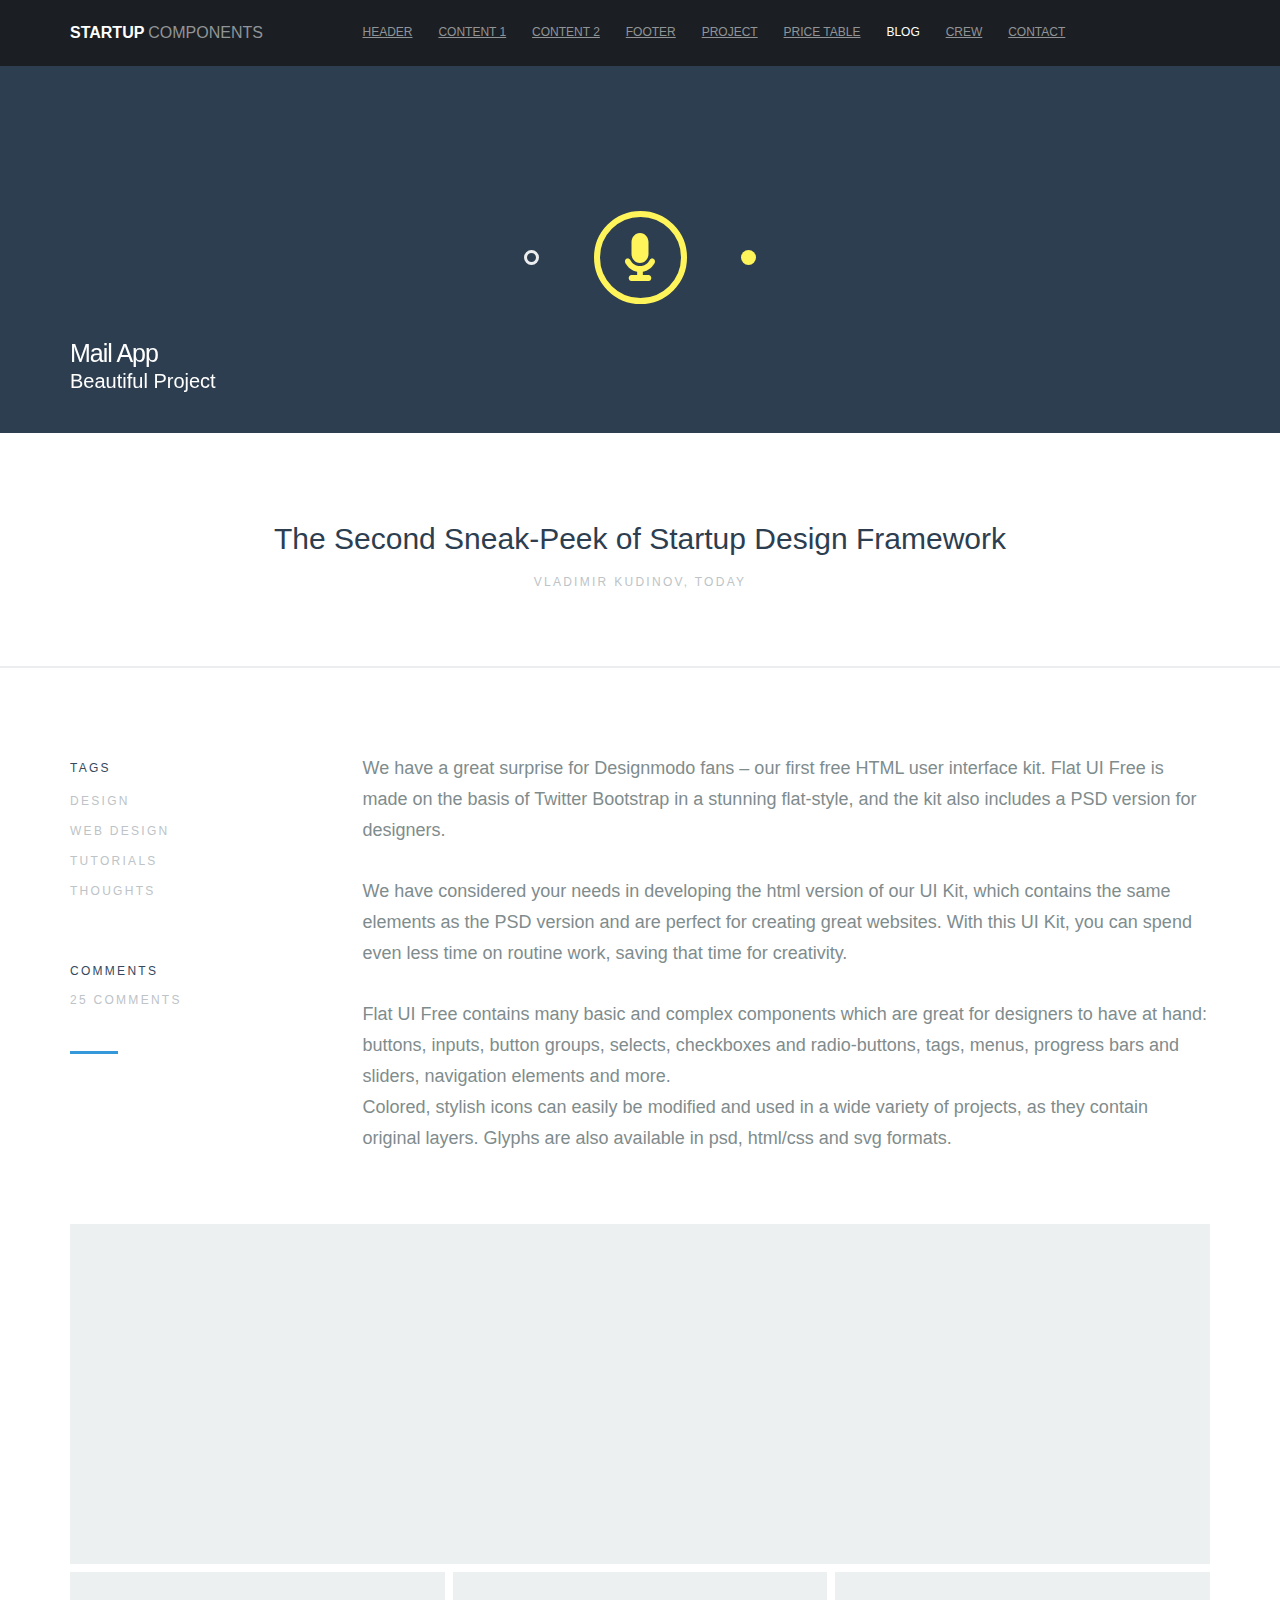
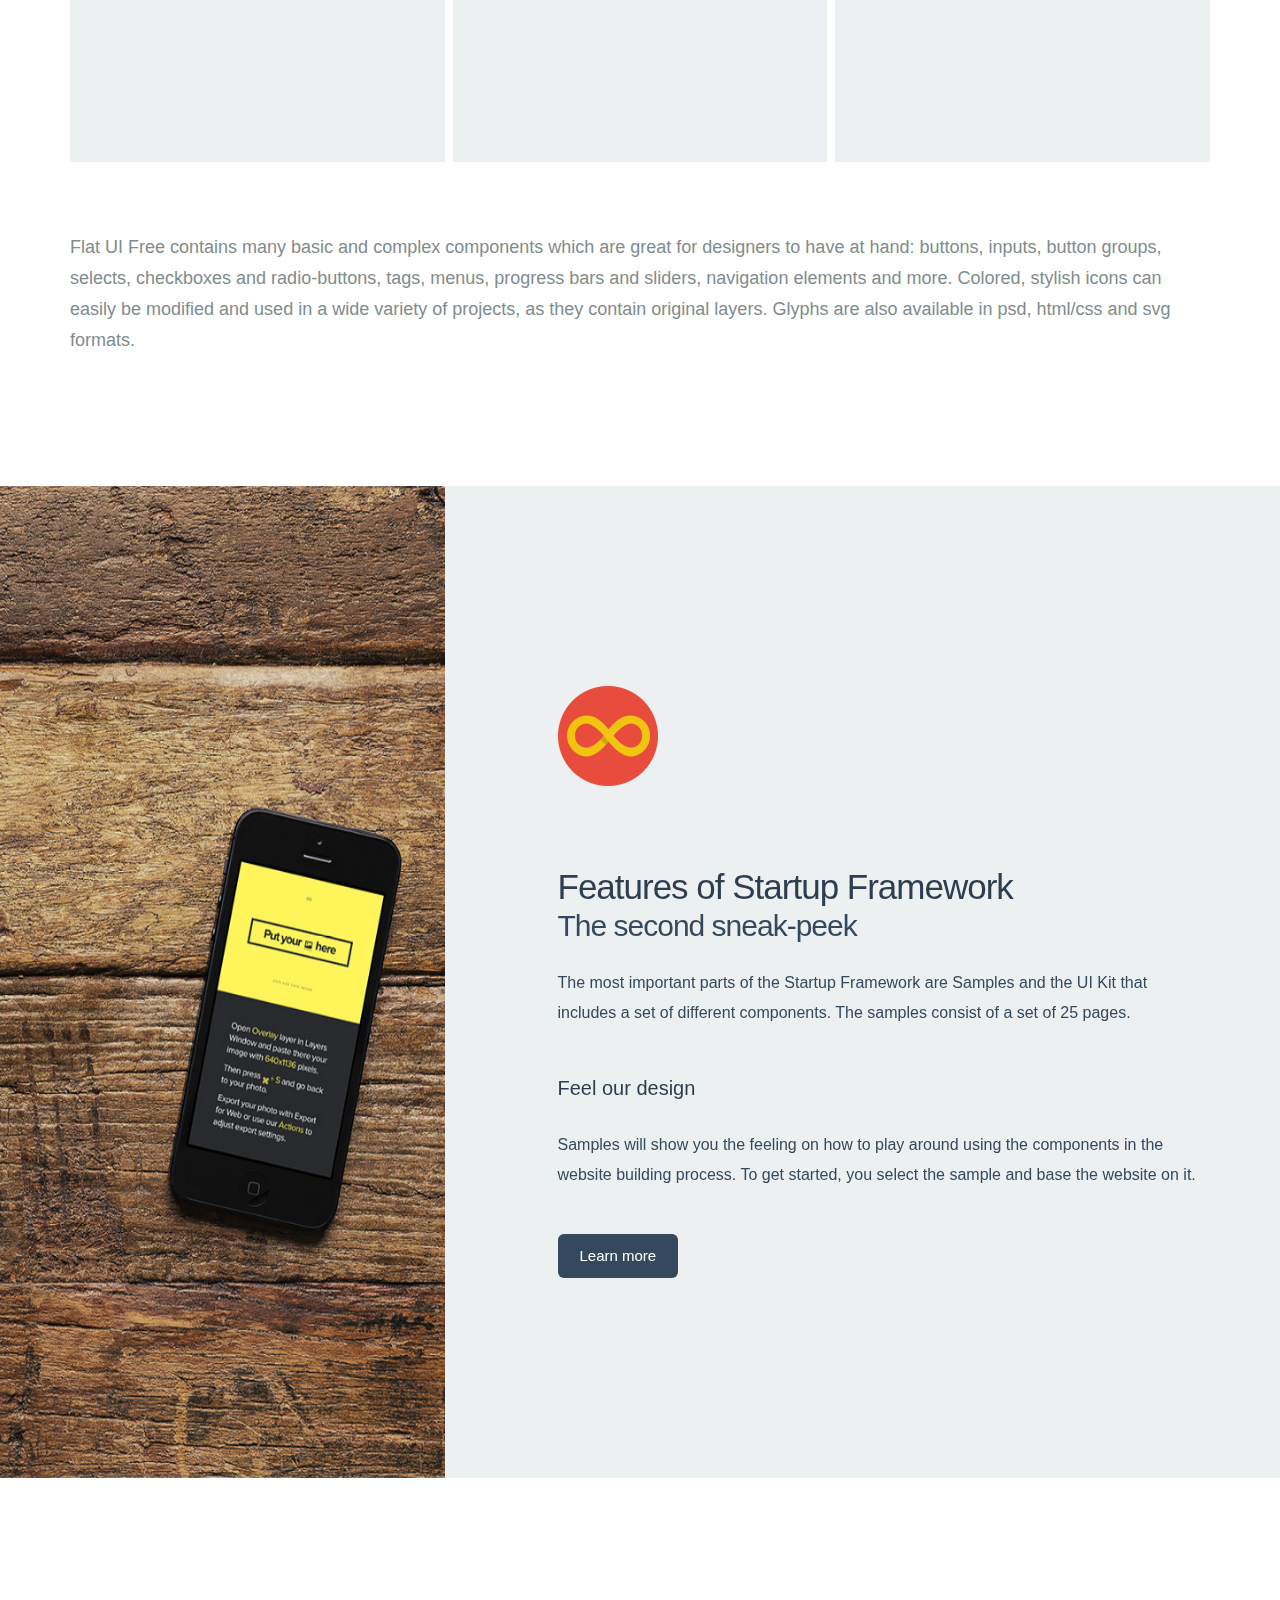
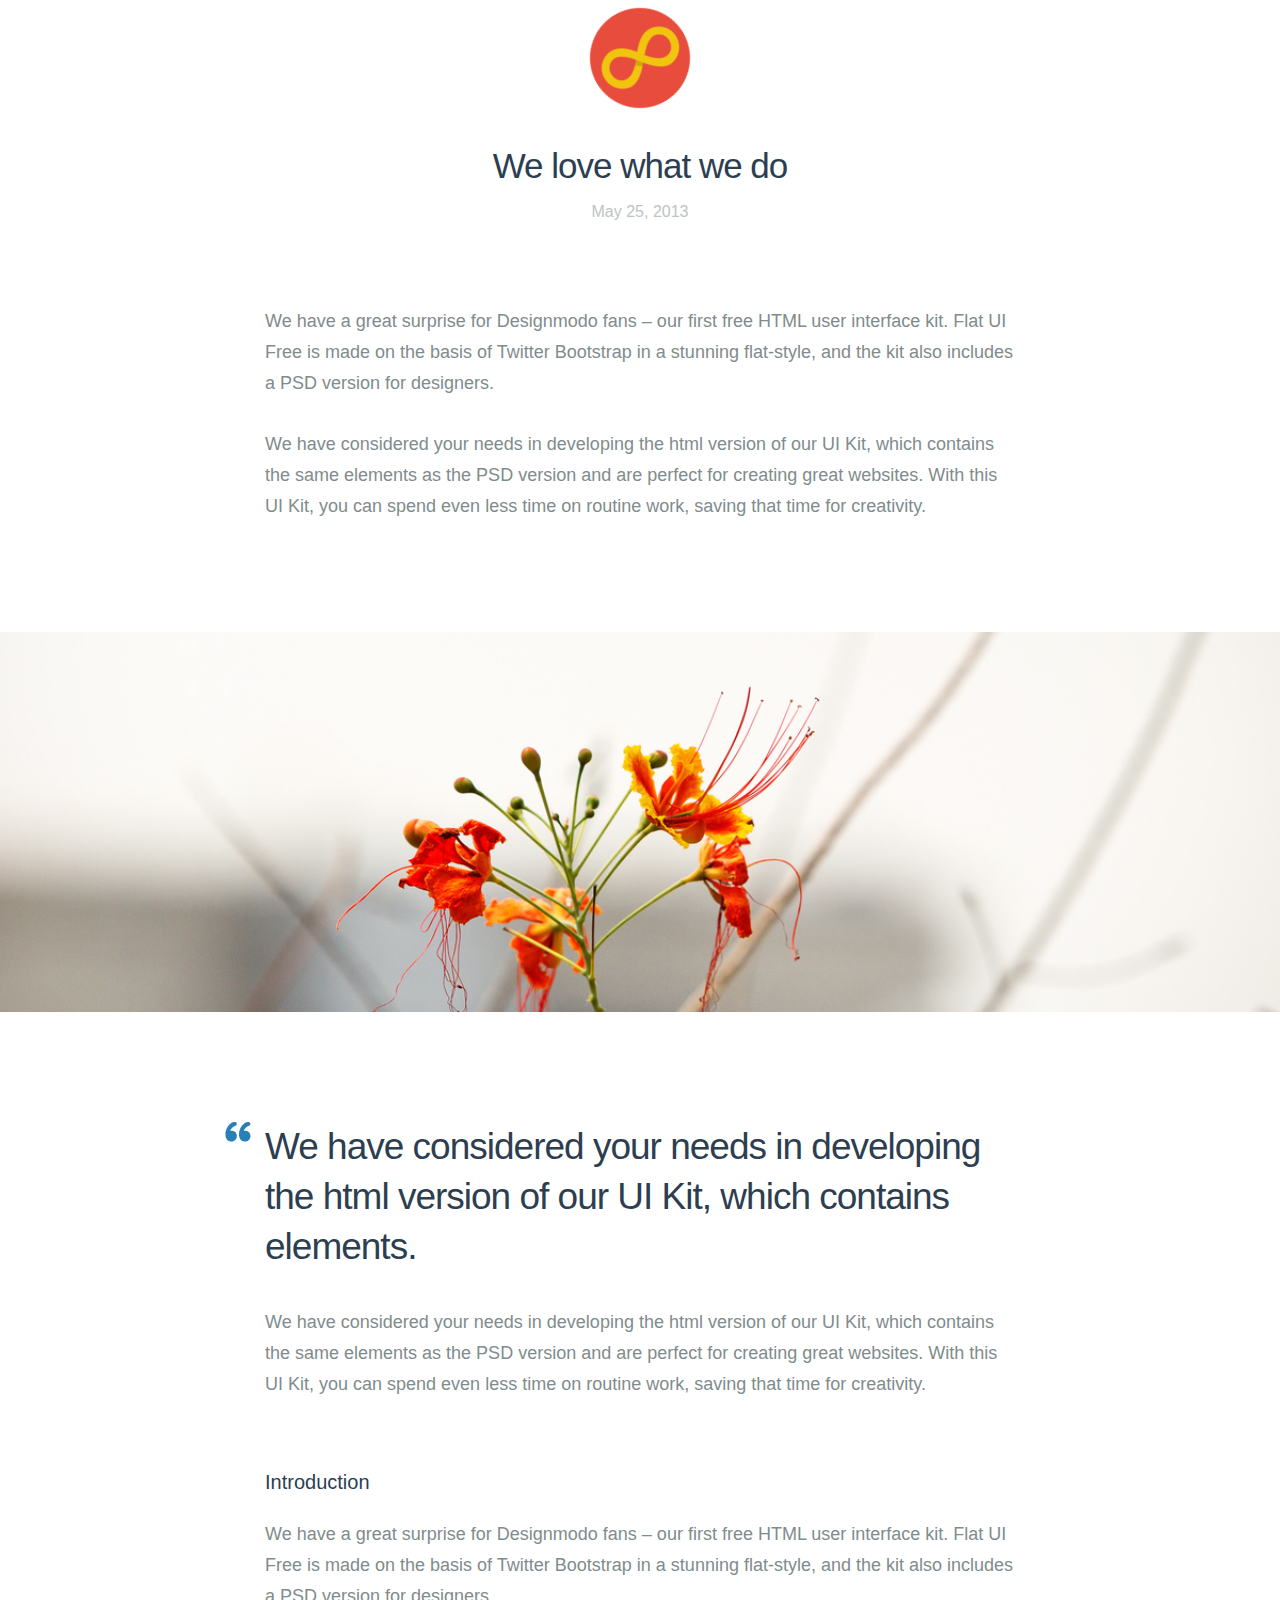
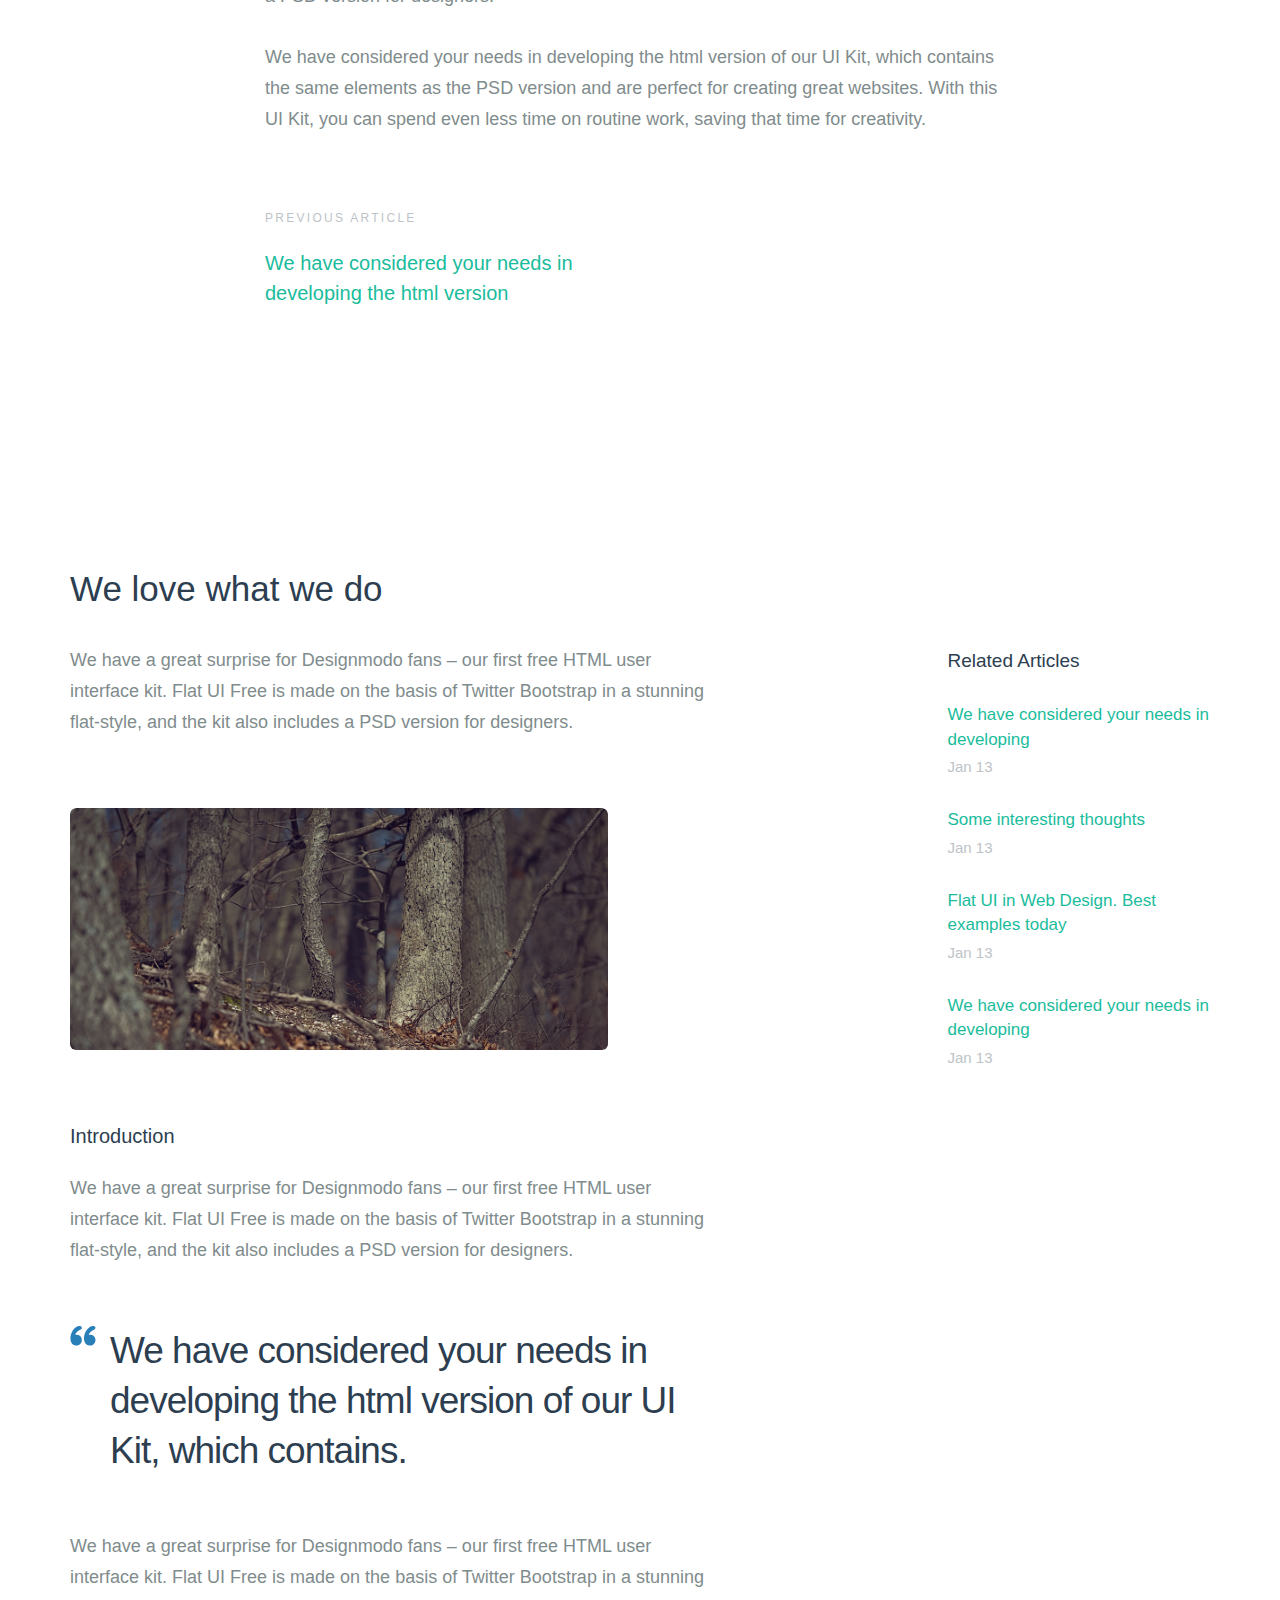
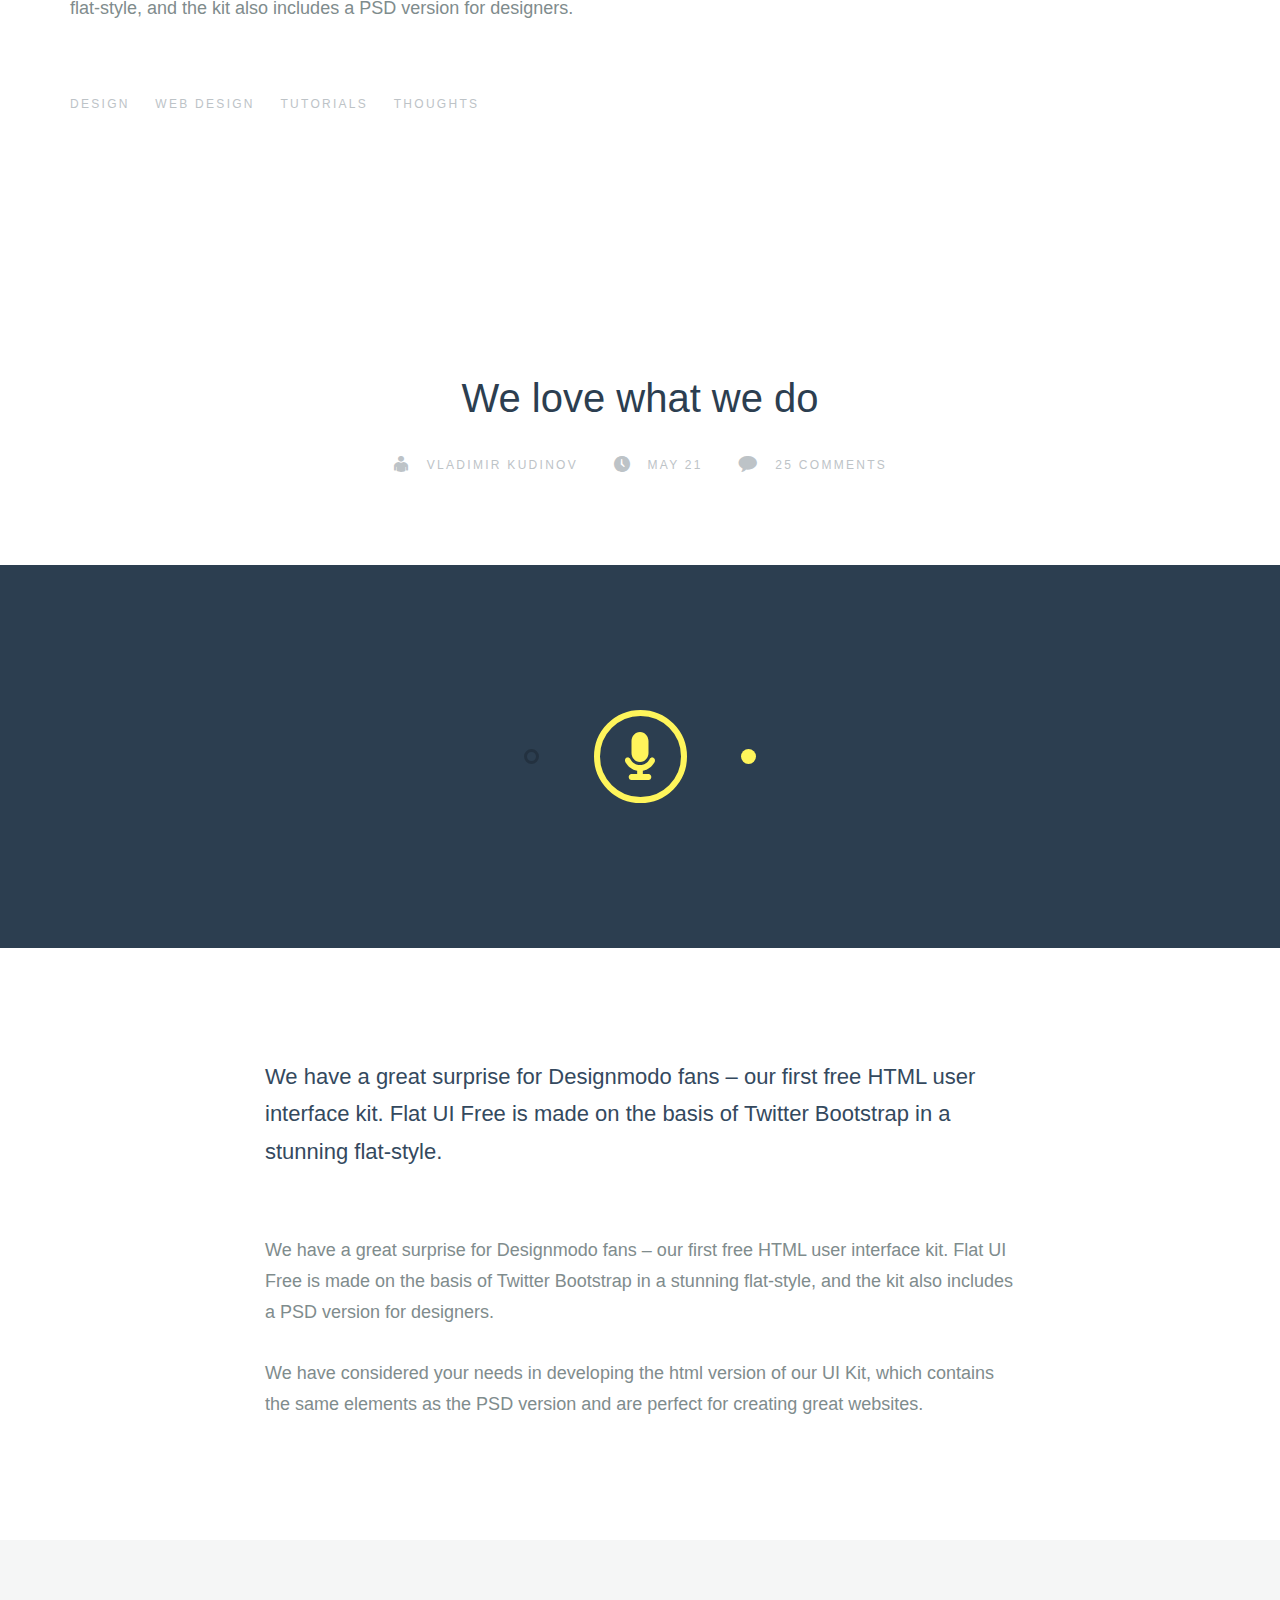
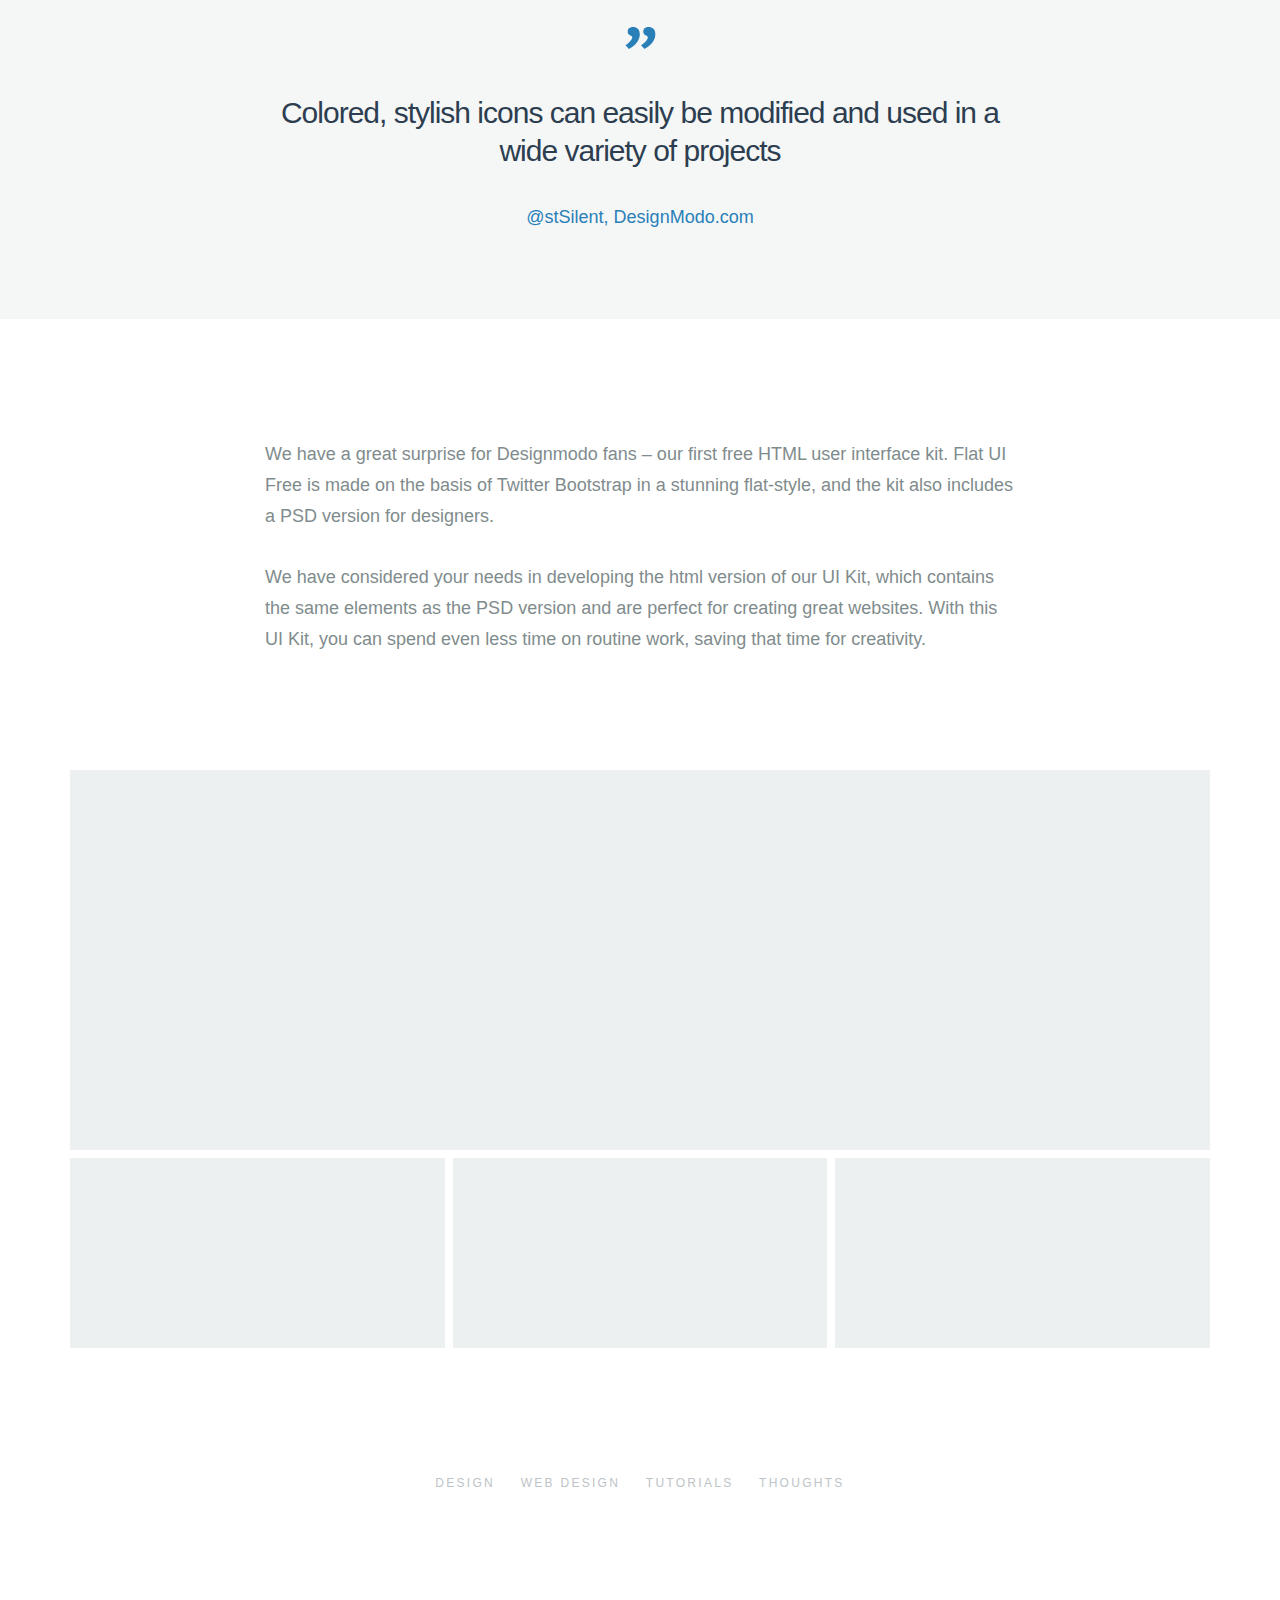
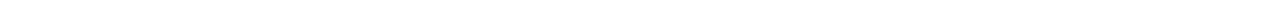
<file: ui-kit/ui-kit-blog/index.html>
<!DOCTYPE html>
<html lang="en">
  <head>
    <meta charset="utf-8">
    <title>Blog</title>
    <meta name="apple-mobile-web-app-capable" content="yes" />
    <meta name="viewport" content="width=device-width, initial-scale=1.0, maximum-scale=1.0, user-scalable=no" />
    <meta name="apple-mobile-web-app-status-bar-style" content="black" />
    <link rel="shortcut icon" href="../../flat-ui/images/favicon.ico">
    <link rel="stylesheet" href="../../flat-ui/bootstrap/css/bootstrap.css">
    <link rel="stylesheet" href="../../flat-ui/css/flat-ui.css">
    <!-- Using only with Flat-UI (free)-->
    <link rel="stylesheet" href="../../common-files/css/icon-font.css">
    <!-- end -->
    <link rel="stylesheet" href="../../common-files/css/animations.css">
    <link rel="stylesheet" href="../ui-kit-blog/css/ui-kit-styles.css">
  </head>
  <body>
    <nav class="dockbar navbar-fixed-top" id="header-dockbar">
      <menu class="main-menu">
        <div class="container">
          <div class="row">
            <a href="index.html" class="man-brand col-sm-3">
              <span class="logotype">Startup</span>
              <span class="doc-title">components</span>
            </a>
            <button id="open-close-menu" class="menu-btn btn-inverse"><span class="fui-list"></span>
            </button>
            <dl class="col-sm-8">
              <dd><a href="../ui-kit-header/index.html">header</a>
              </dd>
              <dd><a href="../ui-kit-content/index.html">content 1</a>
              </dd>
              <dd><a href="../ui-kit-content/index2.html">content 2</a>
              </dd>
              <dd><a href="../ui-kit-footer/index.html">footer</a>
              </dd>
              <dd><a href="../ui-kit-projects/index.html">project</a>
              </dd>
              <dd><a href="../ui-kit-price/index.html">price table</a>
              </dd>
              <dd><a class="active">blog</a>
              </dd>
              <dd><a href="../ui-kit-crew/index.html">crew</a>
              </dd>
              <dd><a href="../ui-kit-contacts/index.html">contact</a>
              </dd>
            </dl>
          </div>
        </div>
      </menu>
      <menu class="colapsed-menu">
        <dl>
          <dd><a href="../ui-kit-header/index.html">header</a>
          </dd>
          <dd><a href="../ui-kit-content/index.html">content 1</a>
          </dd>
          <dd><a href="../ui-kit-content/index2.html">content 2</a>
          </dd>
          <dd><a href="../ui-kit-footer/index.html">footer</a>
          </dd>
          <dd><a href="../ui-kit-projects/index.html">project</a>
          </dd>
          <dd><a href="../ui-kit-price/index.html">price table</a>
          </dd>
          <dd><a class="active">blog</a>
          </dd>
          <dd><a href="../ui-kit-crew/index.html">crew</a>
          </dd>
          <dd><a href="../ui-kit-contacts/index.html">contact</a>
          </dd>
        </dl>
      </menu>
    </nav>
    <div class="page-wrapper">
      <!-- blog-1 -->
      <section class="blog-1">
        <div id="b1-pt-1" class="page-transitions pt-perspective">
          <div class="pt-page pt-page-1 pt-page-current bg-midnight-blue">
            <div class="container">
              <div class="box-icon">
                <a class="pt-control-prev" href="#"></a>
                <span class="icon fui-mic"></span>
                <a class="pt-control-next" href="#"></a>
              </div>
              <div class="hero-unit">
                <h1>Mail App</h1>
                <p>Beautiful Project</p>
              </div>
            </div>
          </div>
          <div class="pt-page pt-page-2 bg-midnight-blue">
            <div class="container">
              <div class="box-icon">
                <a class="pt-control-prev" href="#"></a>
                <span class="icon fui-mic"></span>
                <a class="pt-control-next" href="#"></a>
              </div>
              <div class="hero-unit">
                <h1>Mail App</h1>
                <p>Beautiful Project</p>
              </div>
            </div>
          </div>
        </div>
        <div class="title">
          <div class="container">
            <h3>The Second Sneak-Peek of Startup Design Framework</h3>
            <div class="submitted">Vladimir kudinov, today</div>
          </div>
        </div>
        <div class="container">
          <div class="row">
            <div class="col-sm-3 links">
              <div class="tags">
                <h6>TAGS</h6>
                <ul>
                  <li><a href="#">design</a>
                  </li>
                  <li><a href="#">web design</a>
                  </li>
                  <li><a href="#">tutorials</a>
                  </li>
                  <li><a href="#">thoughts</a>
                  </li>
                </ul>
              </div>
              <div class="comments">
                <h6>COMMENTS</h6>
                <a href="#">25 comments</a>
              </div>
            </div>
            <div class="col-sm-9">
              <p>We have a great surprise for Designmodo fans – our first free HTML user interface kit. Flat UI Free is made on the basis of Twitter Bootstrap in a stunning flat-style, and the kit also includes a PSD version for designers.</p>
              <p>We have considered your needs in developing the html version of our UI Kit, which contains the same elements as the PSD version and are perfect for creating great websites. With this UI Kit, you can spend even less time on routine work,
                saving that time for creativity.</p>
              <p>Flat UI Free contains many basic and complex components which are great for designers to have at hand: buttons, inputs, button groups, selects, checkboxes and radio-buttons, tags, menus, progress bars and sliders, navigation elements and
                more.
                <br>Colored, stylish icons can easily be modified and used in a wide variety of projects, as they contain original layers. Glyphs are also available in psd, html/css and svg formats.</p>
            </div>
          </div>
          <div class="boxes">
            <div class="box-1"></div>
            <div class="box-2"></div>
            <div class="box-3"></div>
            <div class="box-4"></div>
          </div>
          <p>Flat UI Free contains many basic and complex components which are great for designers to have at hand: buttons, inputs, button groups, selects, checkboxes and radio-buttons, tags, menus, progress bars and sliders, navigation elements and more.
            Colored, stylish icons can easily be modified and used in a wide variety of projects, as they contain original layers. Glyphs are also available in psd, html/css and svg formats.</p>
        </div>
      </section>
      <!-- blog-2 -->
      <section class="blog-2">
        <div class="background hidden-xs">
          <div class="container">
            <div class="row">
              <div class="col-sm-4">
                <div>
                  <img src="../../common-files/img/Comp.jpg">
                </div>
              </div>
            </div>
          </div>
        </div>
        <div class="container">
          <div class="row">
            <div class="col-sm-7 col-sm-offset-5">
              <h3>
                    <img src="../../common-files/icons/Infinity-Loop@2x.png" width="100" height="100" alt="">
                    Features of Startup Framework
                </h3>
              <div class="promo">
                <h4>The second sneak-peek</h4>
                <p>The most important parts of the Startup Framework are Samples and the UI Kit that includes a set of different components. The samples consist of a set of 25 pages.</p>
              </div>
              <h6>Feel our design</h6>
              <p>Samples will show you the feeling on how to play around using the components in the website building process. To get started, you select the sample and base the website on it.</p>
              <p>
                <button class="btn btn-inverse">Learn more</button>
              </p>
            </div>
          </div>
        </div>
      </section>
      <!-- blog-3 -->
      <section class="blog-3">
        <div class="container">
          <div class="title">
            <img src="../../common-files/icons/Infinity-Loop@2x.png" width="100" height="100" alt="">
            <h3>We love what we do</h3>
            <div class="submitted">May 25, 2013</div>
          </div>
          <div class="row">
            <div class="col-sm-8 col-sm-offset-2">
              <p>We have a great surprise for Designmodo fans – our first free HTML user interface kit. Flat UI Free is made on the basis of Twitter Bootstrap in a stunning flat-style, and the kit also includes a PSD version for designers.</p>
              <p>We have considered your needs in developing the html version of our UI Kit, which contains the same elements as the PSD version and are perfect for creating great websites. With this UI Kit, you can spend even less time on routine work,
                saving that time for creativity.</p>
            </div>
          </div>
        </div>
        <div class="img"></div>
        <div class="container">
          <div class="row">
            <div class="col-sm-8 col-sm-offset-2">
              <div class="quote">We have considered your needs in developing the html version of our UI Kit, which contains elements.</div>
              <div class="promo">
                <p>We have considered your needs in developing the html version of our UI Kit, which contains the same elements as the PSD version and are perfect for creating great websites. With this UI Kit, you can spend even less time on routine work,
                  saving that time for creativity.</p>
              </div>
              <h6>Introduction</h6>
              <p>We have a great surprise for Designmodo fans – our first free HTML user interface kit. Flat UI Free is made on the basis of Twitter Bootstrap in a stunning flat-style, and the kit also includes a PSD version for designers.</p>
              <p>We have considered your needs in developing the html version of our UI Kit, which contains the same elements as the PSD version and are perfect for creating great websites. With this UI Kit, you can spend even less time on routine work,
                saving that time for creativity.</p>
            </div>
          </div>
          <div class="row">
            <div class="links col-sm-4 col-sm-offset-2">
              <h6>previous article</h6>
              <a href="#">We have considered your needs in developing the html version</a>
            </div>
          </div>
        </div>
      </section>
      <!-- blog-4 -->
      <section class="blog-4">
        <div class="container">
          <div class="row">
            <div class="col-sm-7">
              <h3>We love what we do</h3>
              <p>We have a great surprise for Designmodo fans – our first free HTML user interface kit. Flat UI Free is made on the basis of Twitter Bootstrap in a stunning flat-style, and the kit also includes a PSD version for designers.</p>
              <div class="img">
                <img src="../../common-files/img/NY_001.jpg" width="538" height="242" alt="">
              </div>
              <h6>Introduction</h6>
              <p>We have a great surprise for Designmodo fans – our first free HTML user interface kit. Flat UI Free is made on the basis of Twitter Bootstrap in a stunning flat-style, and the kit also includes a PSD version for designers.</p>
              <div class="quote">We have considered your needs in developing the html version of our UI Kit, which contains.</div>
              <p>We have a great surprise for Designmodo fans – our first free HTML user interface kit. Flat UI Free is made on the basis of Twitter Bootstrap in a stunning flat-style, and the kit also includes a PSD version for designers.</p>
              <div class="tags">
                <ul>
                  <li><a href="#">design</a>
                  </li>
                  <li><a href="#">web design</a>
                  </li>
                  <li><a href="#">tutorials</a>
                  </li>
                  <li><a href="#">thoughts</a>
                  </li>
                </ul>
              </div>
            </div>
            <div class="col-sm-3 col-sm-offset-2">
              <div class="related-articles">
                <h6>Related Articles</h6>
                <ul>
                  <li>
                    <a href="#">We have considered your needs in developing</a>
                    <div>Jan 13</div>
                  </li>
                  <li>
                    <a href="#">Some interesting thoughts</a>
                    <div>Jan 13</div>
                  </li>
                  <li>
                    <a href="#">Flat UI in Web Design. Best examples today</a>
                    <div>Jan 13</div>
                  </li>
                  <li>
                    <a href="#">We have considered your needs in developing</a>
                    <div>Jan 13</div>
                  </li>
                </ul>
              </div>
            </div>
          </div>
        </div>
      </section>
      <!-- blog-5 -->
      <section class="blog-5">
        <div class="title">
          <div class="container">
            <h3>We love what we do</h3>
            <div class="submitted">
              <span><span class="fui-user"></span> Vladimir kudinov</span>
              <span><span class="fui-time"></span> may 21</span>
              <span><span class="fui-round-bubble"></span> 25 comments</span>
            </div>
          </div>
        </div>
        <div id="b5-pt-2" class="page-transitions pt-perspective">
          <div class="pt-page pt-page-1 pt-page-current bg-midnight-blue">
            <div class="container">
              <div class="box-icon">
                <a class="pt-control-prev" href="#"></a>
                <span class="icon fui-mic"></span>
                <a class="pt-control-next" href="#"></a>
              </div>
            </div>
          </div>
          <div class="pt-page pt-page-2 bg-midnight-blue">
            <div class="container">
              <div class="box-icon">
                <a class="pt-control-prev" href="#"></a>
                <span class="icon fui-mic"></span>
                <a class="pt-control-next" href="#"></a>
              </div>
            </div>
          </div>
        </div>
        <div class="container">
          <div class="row">
            <div class="col-sm-8 col-sm-offset-2">
              <p class="lead">We have a great surprise for Designmodo fans – our first free HTML user interface kit. Flat UI Free is made on the basis of Twitter Bootstrap in a stunning flat-style.</p>
              <p>We have a great surprise for Designmodo fans – our first free HTML user interface kit. Flat UI Free is made on the basis of Twitter Bootstrap in a stunning flat-style, and the kit also includes a PSD version for designers.</p>
              <p>We have considered your needs in developing the html version of our UI Kit, which contains the same elements as the PSD version and are perfect for creating great websites.</p>
            </div>
          </div>
        </div>
        <div class="quote">
          <div class="container">
            <div class="row">
              <div class="col-sm-8 col-sm-offset-2">Colored, stylish icons can easily be modified and used in a wide variety of projects
                <div class="author">@stSilent, DesignModo.com</div>
              </div>
            </div>
          </div>
        </div>
        <div class="container">
          <div class="row">
            <div class="col-sm-8 col-sm-offset-2">
              <p>We have a great surprise for Designmodo fans – our first free HTML user interface kit. Flat UI Free is made on the basis of Twitter Bootstrap in a stunning flat-style, and the kit also includes a PSD version for designers.</p>
              <p>We have considered your needs in developing the html version of our UI Kit, which contains the same elements as the PSD version and are perfect for creating great websites. With this UI Kit, you can spend even less time on routine work,
                saving that time for creativity.</p>
            </div>
          </div>
          <div class="boxes">
            <div class="box-1"></div>
            <div class="box-2"></div>
            <div class="box-3"></div>
            <div class="box-4"></div>
          </div>
          <div class="tags">
            <ul>
              <li><a href="#">design</a>
              </li>
              <li><a href="#">web design</a>
              </li>
              <li><a href="#">tutorials</a>
              </li>
              <li><a href="#">thoughts</a>
              </li>
            </ul>
          </div>
        </div>
      </section>
    </div>
    <!-- Placed at the end of the document so the pages load faster -->
    <script src="../../common-files/js/jquery-1.10.2.min.js"></script>
    <script src="../../flat-ui/js/bootstrap.min.js"></script>
    <script src="../../common-files/js/modernizr.custom.js"></script>
    <script src="../../common-files/js/page-transitions.js"></script>
    <script src="../../common-files/js/startup-kit.js"></script>
  </body>
</html>
</file>
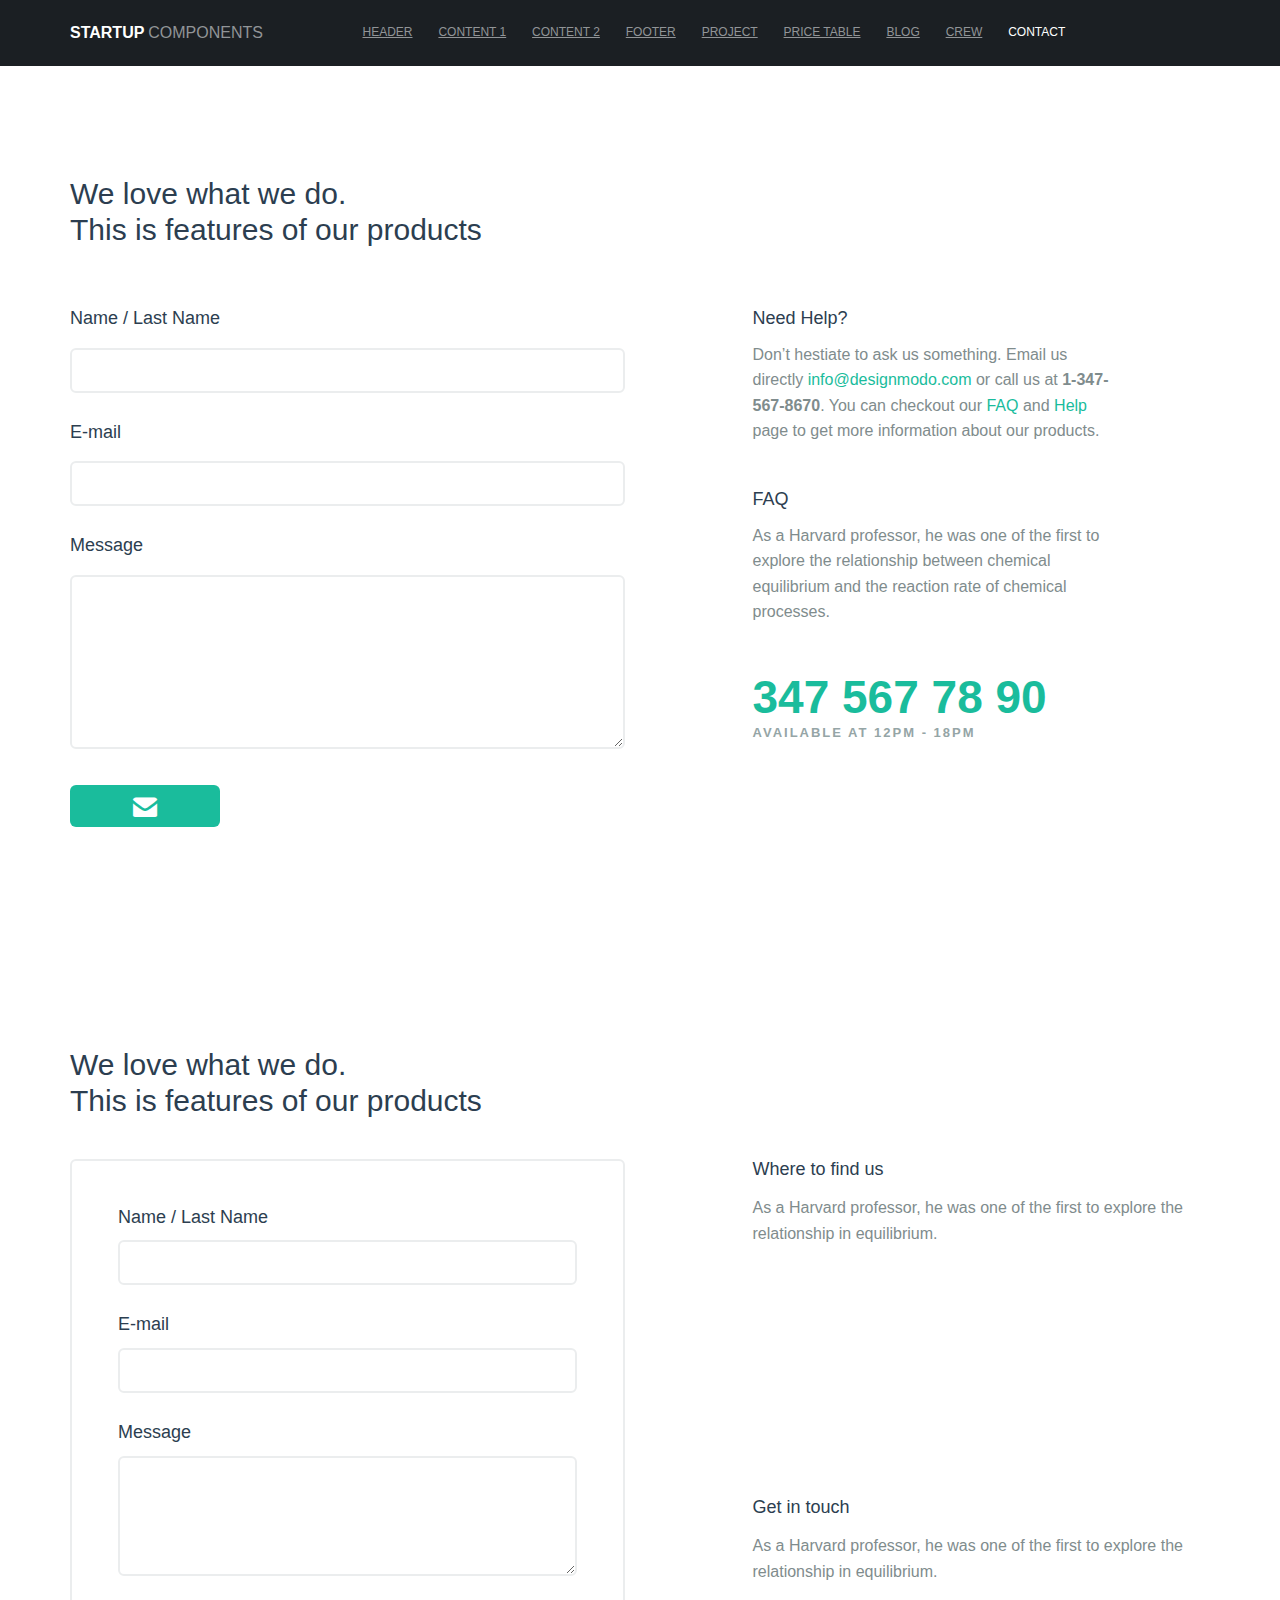
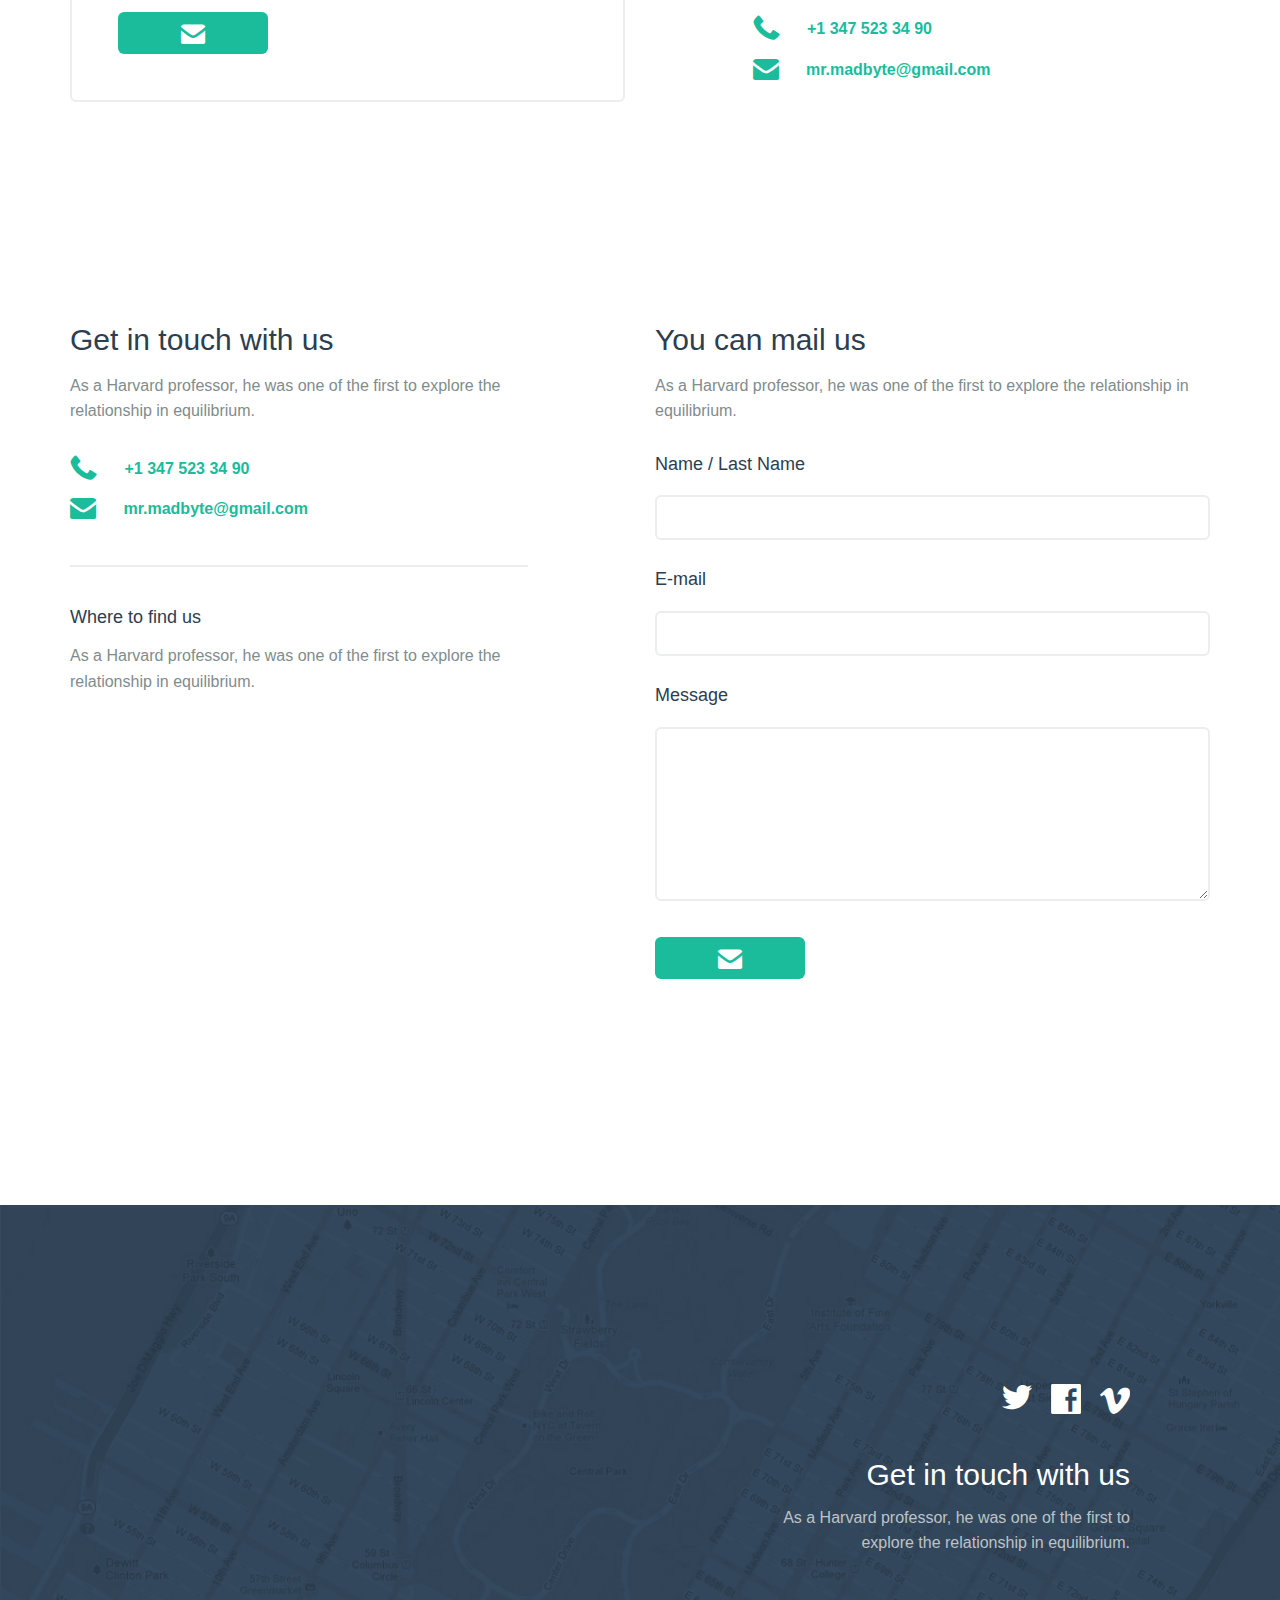
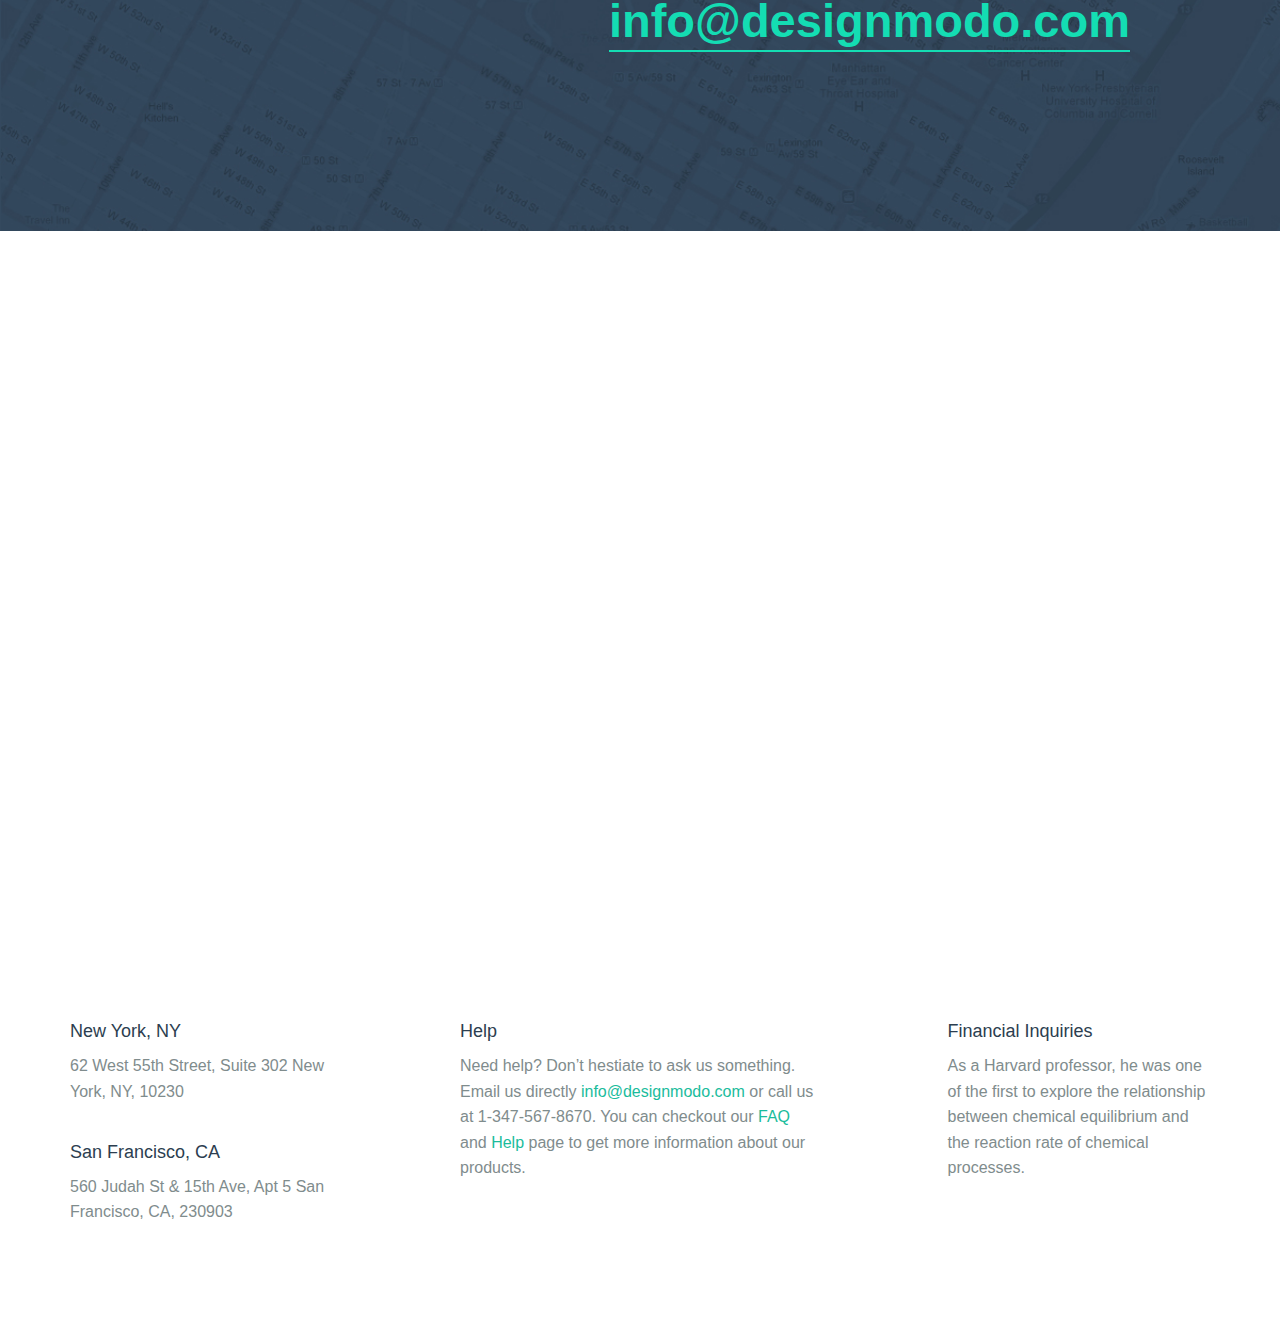
<file: ui-kit/ui-kit-contacts/index.html>
<!DOCTYPE html>
<html lang="en">
  <head>
    <meta charset="utf-8">
    <title>Contacts</title>
    <meta name="apple-mobile-web-app-capable" content="yes" />
    <meta name="viewport" content="width=device-width, initial-scale=1.0, maximum-scale=1.0, user-scalable=no" />
    <meta name="apple-mobile-web-app-status-bar-style" content="black" />
    <link rel="shortcut icon" href="../../flat-ui/images/favicon.ico">
    <link rel="stylesheet" href="../../flat-ui/bootstrap/css/bootstrap.css">
    <link rel="stylesheet" href="../../flat-ui/css/flat-ui.css">
    <!-- Using only with Flat-UI (free)-->
    <link rel="stylesheet" href="../../common-files/css/icon-font.css">
    <!-- end -->
    <link rel="stylesheet" href="../ui-kit-contacts/css/ui-kit-styles.css">
  </head>
  <body>
    <nav class="dockbar navbar-fixed-top" id="header-dockbar">
      <menu class="main-menu">
        <div class="container">
          <div class="row">
            <a href="index.html" class="man-brand col-sm-3">
              <span class="logotype">Startup</span>
              <span class="doc-title">components</span>
            </a>
            <button id="open-close-menu" class="menu-btn btn-inverse"><span class="fui-list"></span>
            </button>
            <dl class="col-sm-8">
              <dd><a href="../ui-kit-header/index.html">header</a>
              </dd>
              <dd><a href="../ui-kit-content/index.html">content 1</a>
              </dd>
              <dd><a href="../ui-kit-content/index2.html">content 2</a>
              </dd>
              <dd><a href="../ui-kit-footer/index.html">footer</a>
              </dd>
              <dd><a href="../ui-kit-projects/index.html">project</a>
              </dd>
              <dd><a href="../ui-kit-price/index.html">price table</a>
              </dd>
              <dd><a href="../ui-kit-blog/index.html">blog</a>
              </dd>
              <dd><a href="../ui-kit-crew/index.html">crew</a>
              </dd>
              <dd><a class="active">contact</a>
              </dd>
            </dl>
          </div>
        </div>
      </menu>
      <menu class="colapsed-menu">
        <dl>
          <dd><a href="../ui-kit-header/index.html">header</a>
          </dd>
          <dd><a href="../ui-kit-content/index.html">content 1</a>
          </dd>
          <dd><a href="../ui-kit-content/index2.html">content 2</a>
          </dd>
          <dd><a href="../ui-kit-footer/index.html">footer</a>
          </dd>
          <dd><a href="../ui-kit-projects/index.html">project</a>
          </dd>
          <dd><a href="../ui-kit-price/index.html">price table</a>
          </dd>
          <dd><a href="../ui-kit-blog/index.html">blog</a>
          </dd>
          <dd><a href="../ui-kit-crew/index.html">crew</a>
          </dd>
          <dd><a class="active">contact</a>
          </dd>
        </dl>
      </menu>
    </nav>
    <div class="page-wrapper">
      <!-- contacts-1 -->
      <section class="contacts-1">
        <div class="container">
          <div class="row">
            <div class="col-sm-8">
              <h3>We love what we do. <br> This is features of our products</h3>
            </div>
          </div>
          <div class="row">
            <div class="col-sm-6">
              <form>
                <label class="h6">Name / Last Name</label>
                <input type="text" class="form-control">
                <label class="h6">E-mail</label>
                <input type="text" class="form-control">
                <label class="h6">Message</label>
                <textarea rows="7" class="form-control"></textarea>
                <button type="submit" class="btn btn-primary"><span class="fui-mail"></span>
                </button>
              </form>
            </div>
            <div class="col-sm-4 col-sm-offset-1">
              <div class="additional">
                <h6>Need Help?</h6>
                <p>Don’t hestiate to ask us something. Email us directly <a href="#">info@designmodo.com</a> or call us at <b>1-347-567-8670</b>. You can checkout our <a href="#">FAQ</a> and <a href="#">Help</a> page to get more information about our products.</p>
              </div>
              <div class="additional">
                <h6>FAQ</h6>
                <p>As a Harvard professor, he was one of the first to explore the relationship between chemical equilibrium and the reaction rate of chemical processes.</p>
              </div>
              <div class="phone">
                <big>347 567 78 90</big>
AVAILABLE AT 12PM - 18PM
              </div>
            </div>
          </div>
        </div>
      </section>
      <!-- contacts-2 -->
      <section class="contacts-2">
        <div class="container">
          <div class="row">
            <div class="col-sm-8">
              <h3>We love what we do. <br> This is features of our products</h3>
            </div>
          </div>
          <div class="row">
            <div class="col-sm-6">
              <form>
                <label class="h6">Name / Last Name</label>
                <input type="text" class="form-control">
                <label class="h6">E-mail</label>
                <input type="text" class="form-control">
                <label class="h6">Message</label>
                <textarea rows="7" class="form-control"></textarea>
                <button type="submit" class="btn btn-primary"><span class="fui-mail"></span>
                </button>
              </form>
            </div>
            <div class="col-sm-5 col-sm-offset-1">
              <h6>Where to find us</h6>
              <p>As a Harvard professor, he was one of the first to explore the relationship in equilibrium.</p>
              <div class="map">
                <!--map-->
                <iframe width="100%" height="100%" frameborder="0" scrolling="no" marginheight="0" marginwidth="0" src="https://maps.google.com/?ie=UTF8&amp;t=m&amp;ll=40.714353,-74.005973&amp;spn=0.04554,0.072956&amp;z=12&amp;output=embed"></iframe>
              </div>
              <h6>Get in touch</h6>
              <p>As a Harvard professor, he was one of the first to explore the relationship in equilibrium.</p>
              <div class="links">
                <a href="#"><span class="fui-phone"></span> +1 347 523 34 90</a>
                <br>
                <a href="#"><span class="fui-mail"></span> mr.madbyte@gmail.com</a>
              </div>
            </div>
          </div>
        </div>
      </section>
      <!-- contacts-3 -->
      <section class="contacts-3">
        <div class="container">
          <div class="row">
            <div class="col-sm-5">
              <h3>Get in touch with us</h3>
              <p>As a Harvard professor, he was one of the first to explore the relationship in equilibrium.</p>
              <div class="links">
                <a href="#"><span class="fui-phone"></span> +1 347 523 34 90</a>
                <br>
                <a href="#"><span class="fui-mail"></span> mr.madbyte@gmail.com</a>
              </div>
              <h6>Where to find us</h6>
              <p>As a Harvard professor, he was one of the first to explore the relationship in equilibrium.</p>
              <div class="map">
                <!--map-->
                <iframe width="100%" height="100%" frameborder="0" scrolling="no" marginheight="0" marginwidth="0" src="https://maps.google.com/?ie=UTF8&amp;t=m&amp;ll=40.714353,-74.005973&amp;spn=0.04554,0.072956&amp;z=12&amp;output=embed"></iframe>
              </div>
            </div>
            <div class="col-sm-6 col-sm-offset-1">
              <h3>You can mail us</h3>
              <p>As a Harvard professor, he was one of the first to explore the relationship in equilibrium.</p>
              <form>
                <label class="h6">Name / Last Name</label>
                <input type="text" class="form-control">
                <label class="h6">E-mail</label>
                <input type="text" class="form-control">
                <label class="h6">Message</label>
                <textarea rows="7" class="form-control"></textarea>
                <button type="submit" class="btn btn-primary"><span class="fui-mail"></span>
                </button>
              </form>
            </div>
          </div>
        </div>
      </section>
      <div class="delimiter-big"></div>
      <!-- contacts-4 -->
      <section class="contacts-4">
        <div class="container">
          <div class="content">
            <div class="social-btns">
              <a href="#">
                <div class="fui-twitter"></div>
                <div class="fui-twitter"></div>
              </a>
              <a href="#">
                <div class="fui-facebook"></div>
                <div class="fui-facebook"></div>
              </a>
              <a href="#">
                <div class="fui-vimeo"></div>
                <div class="fui-vimeo"></div>
              </a>
            </div>
            <h3>Get in touch with us</h3>
            <p>As a Harvard professor, he was one of the first to
              <br class="hidden-phone">explore the relationship in equilibrium.</p>
            <div class="links">
              <a href="#">info@designmodo.com</a>
            </div>
          </div>
        </div>
      </section>
      <div class="delimiter-big"></div>
      <!-- contacts-5 -->
      <section class="contacts-5">
        <div class="map">
          <!--map-->
          <iframe width="100%" height="100%" frameborder="0" scrolling="no" marginheight="0" marginwidth="0" src="https://maps.google.com/?ie=UTF8&amp;t=m&amp;ll=40.714353,-74.005973&amp;spn=0.04554,0.072956&amp;z=12&amp;output=embed"></iframe>
        </div>
        <div class="container">
          <div class="row">
            <div class="col-sm-3">
              <div class="box box-first">
                <h6>New York, NY</h6>
                <p>62 West 55th Street, Suite 302 New York, NY, 10230</p>
              </div>
              <br class="hidden-xs">
              <div class="box">
                <h6>San Francisco, CA</h6>
                <p>560 Judah St &amp; 15th Ave, Apt 5 San Francisco, CA, 230903</p>
              </div>
            </div>
            <div class="col-sm-4 col-sm-offset-1 box">
              <h6>Help</h6>
              <p>Need help? Don’t hestiate to ask us something. Email us directly <a href="#">info@designmodo.com</a> or call us at 1-347-567-8670. You can checkout our <a href="#">FAQ</a> and <a href="#">Help</a> page to get more information about our products.</p>
            </div>
            <div class="col-sm-3 col-sm-offset-1 box">
              <h6>Financial Inquiries</h6>
              <p>As a Harvard professor, he was one of the first to explore the relationship between chemical equilibrium and the reaction rate of chemical processes.</p>
            </div>
          </div>
        </div>
      </section>
    </div>
    <!-- Placed at the end of the document so the pages load faster -->
    <script src="../../common-files/js/jquery-1.10.2.min.js"></script>
    <script src="../../flat-ui/js/bootstrap.min.js"></script>
    <script src="../../common-files/js/startup-kit.js"></script>
  </body>
</html>
</file>
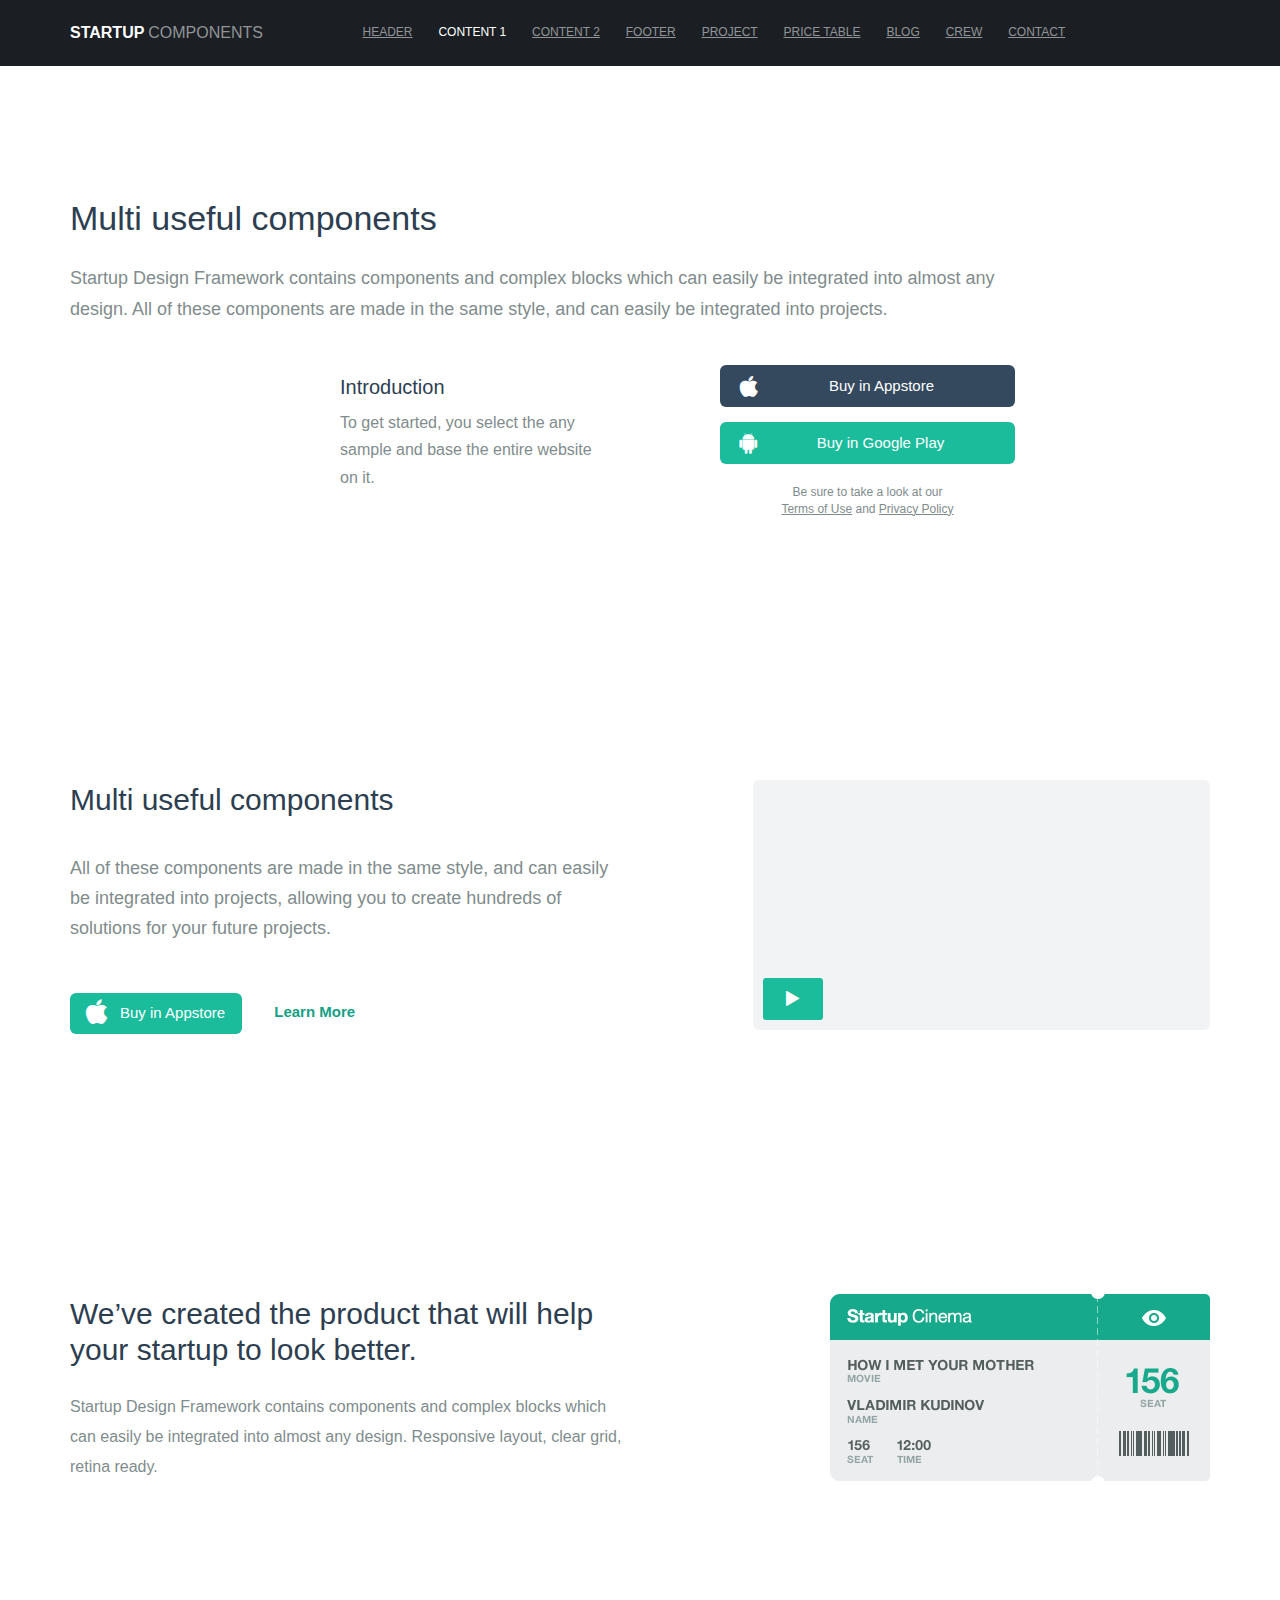
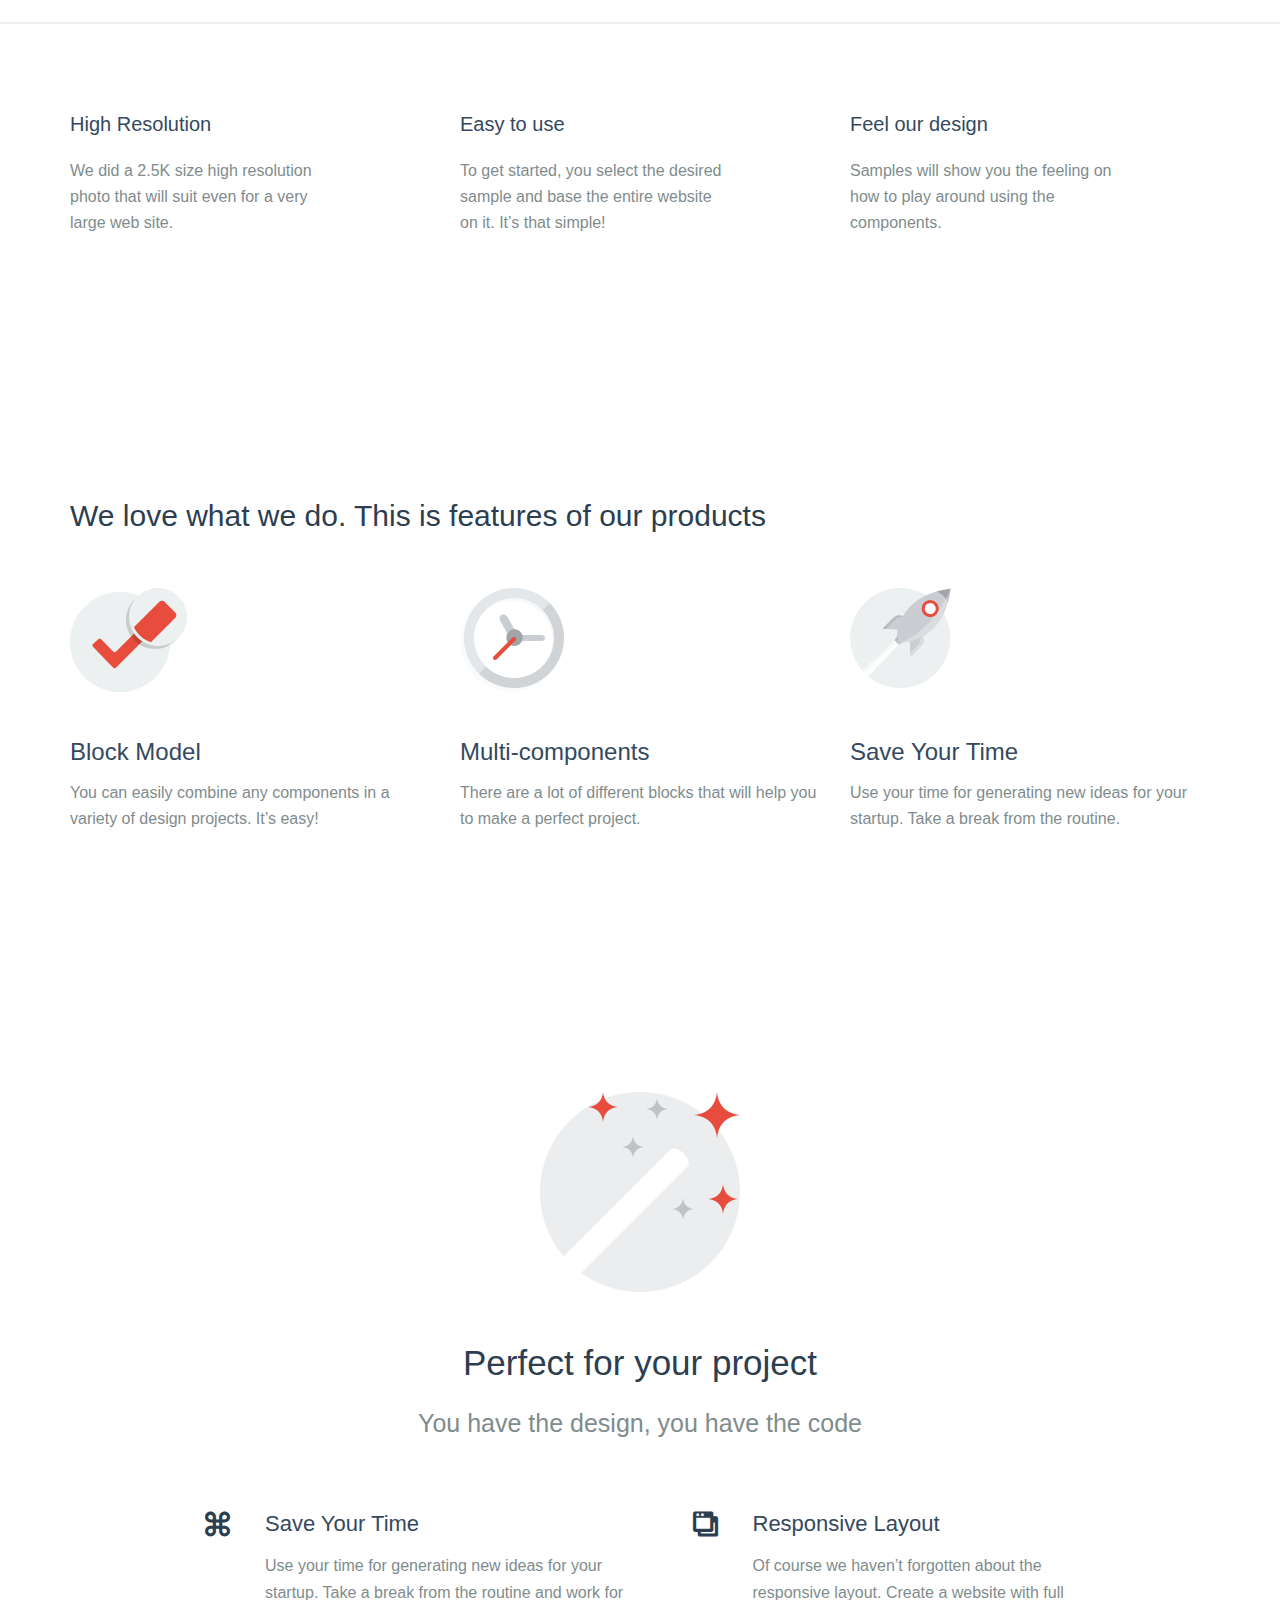
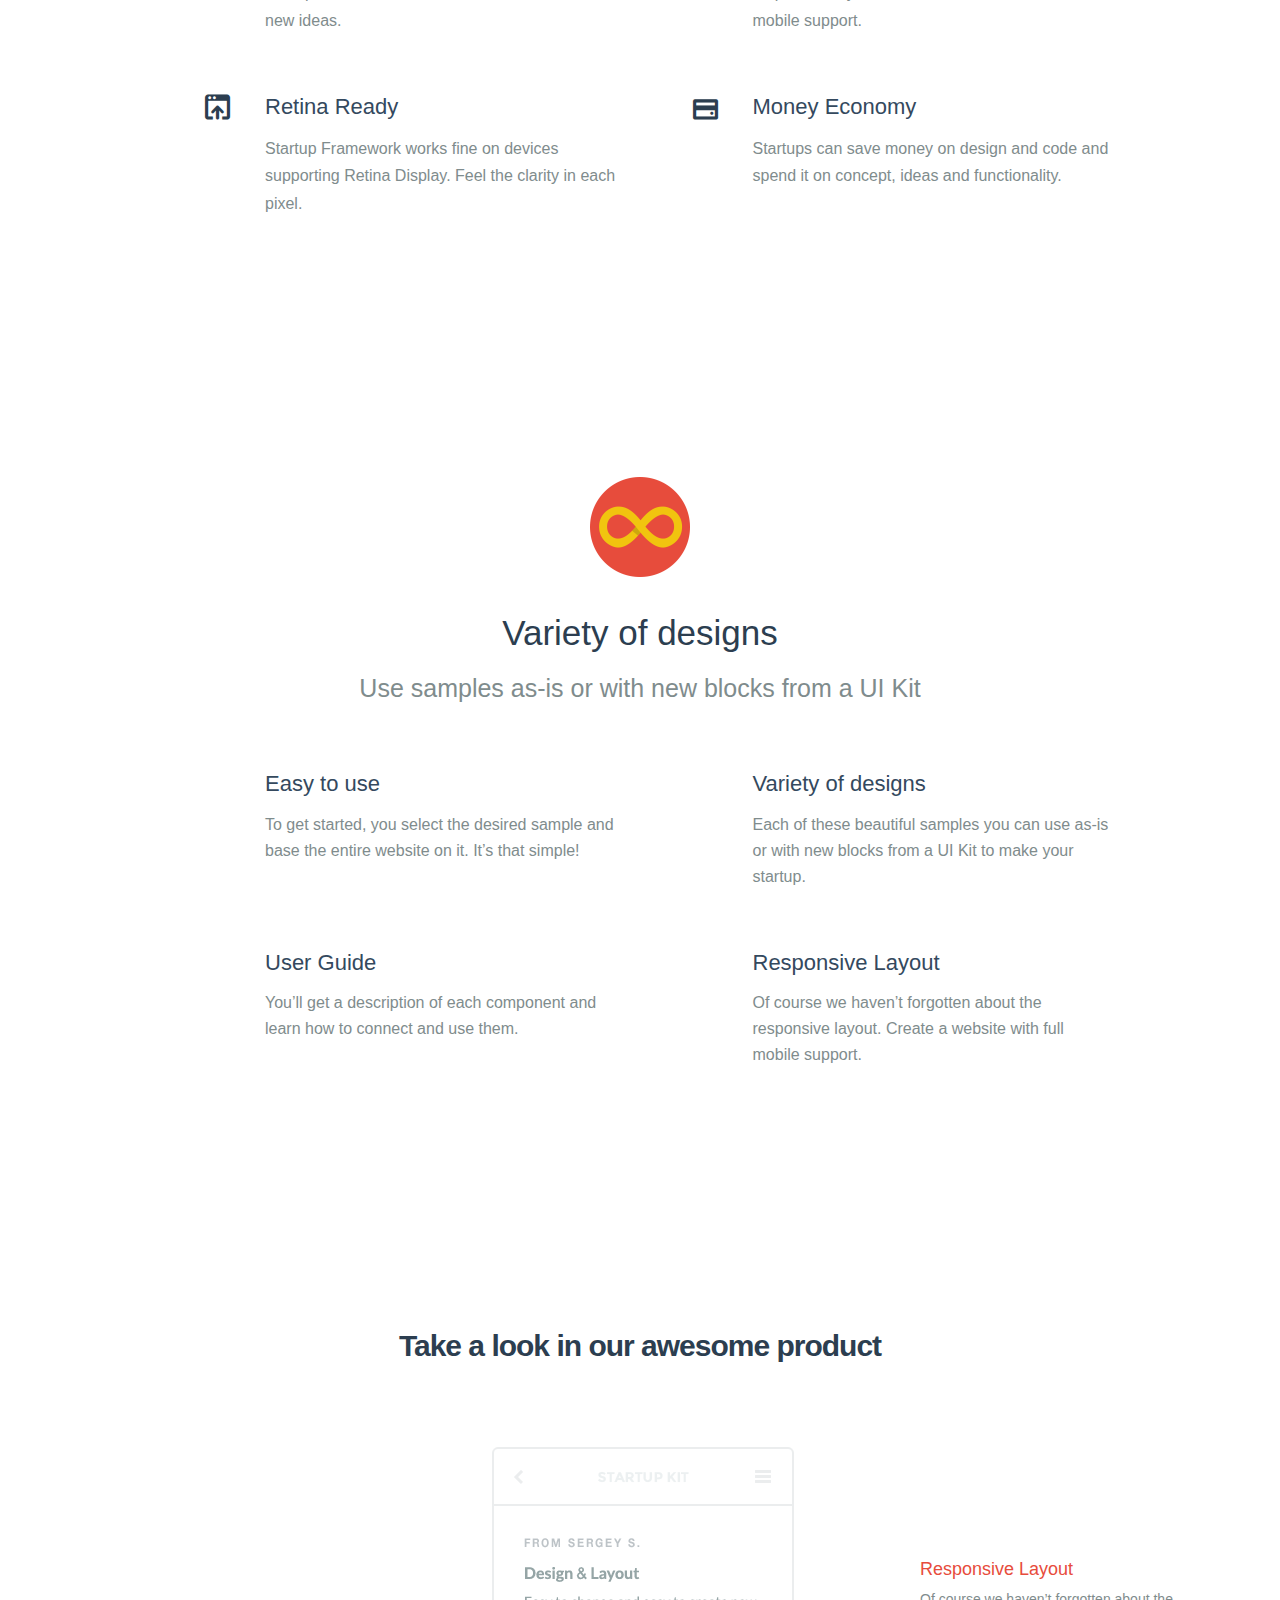
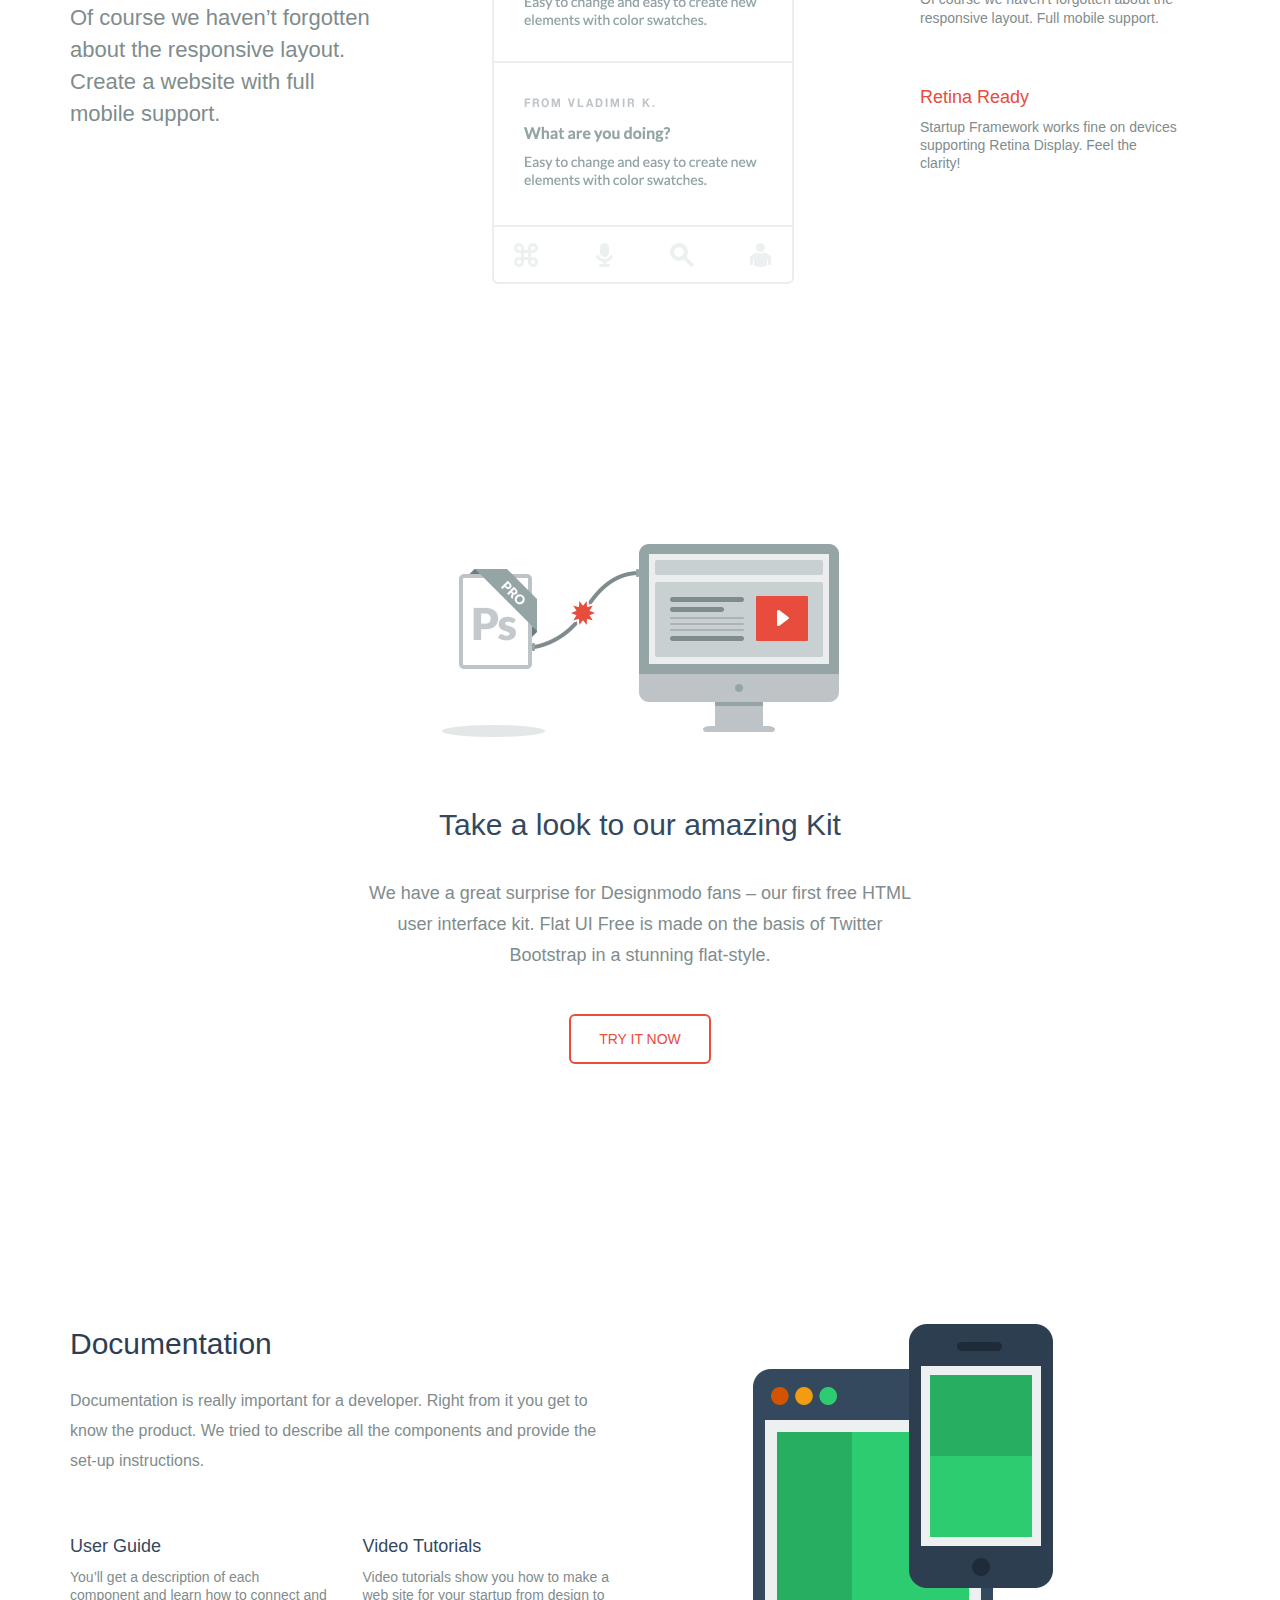
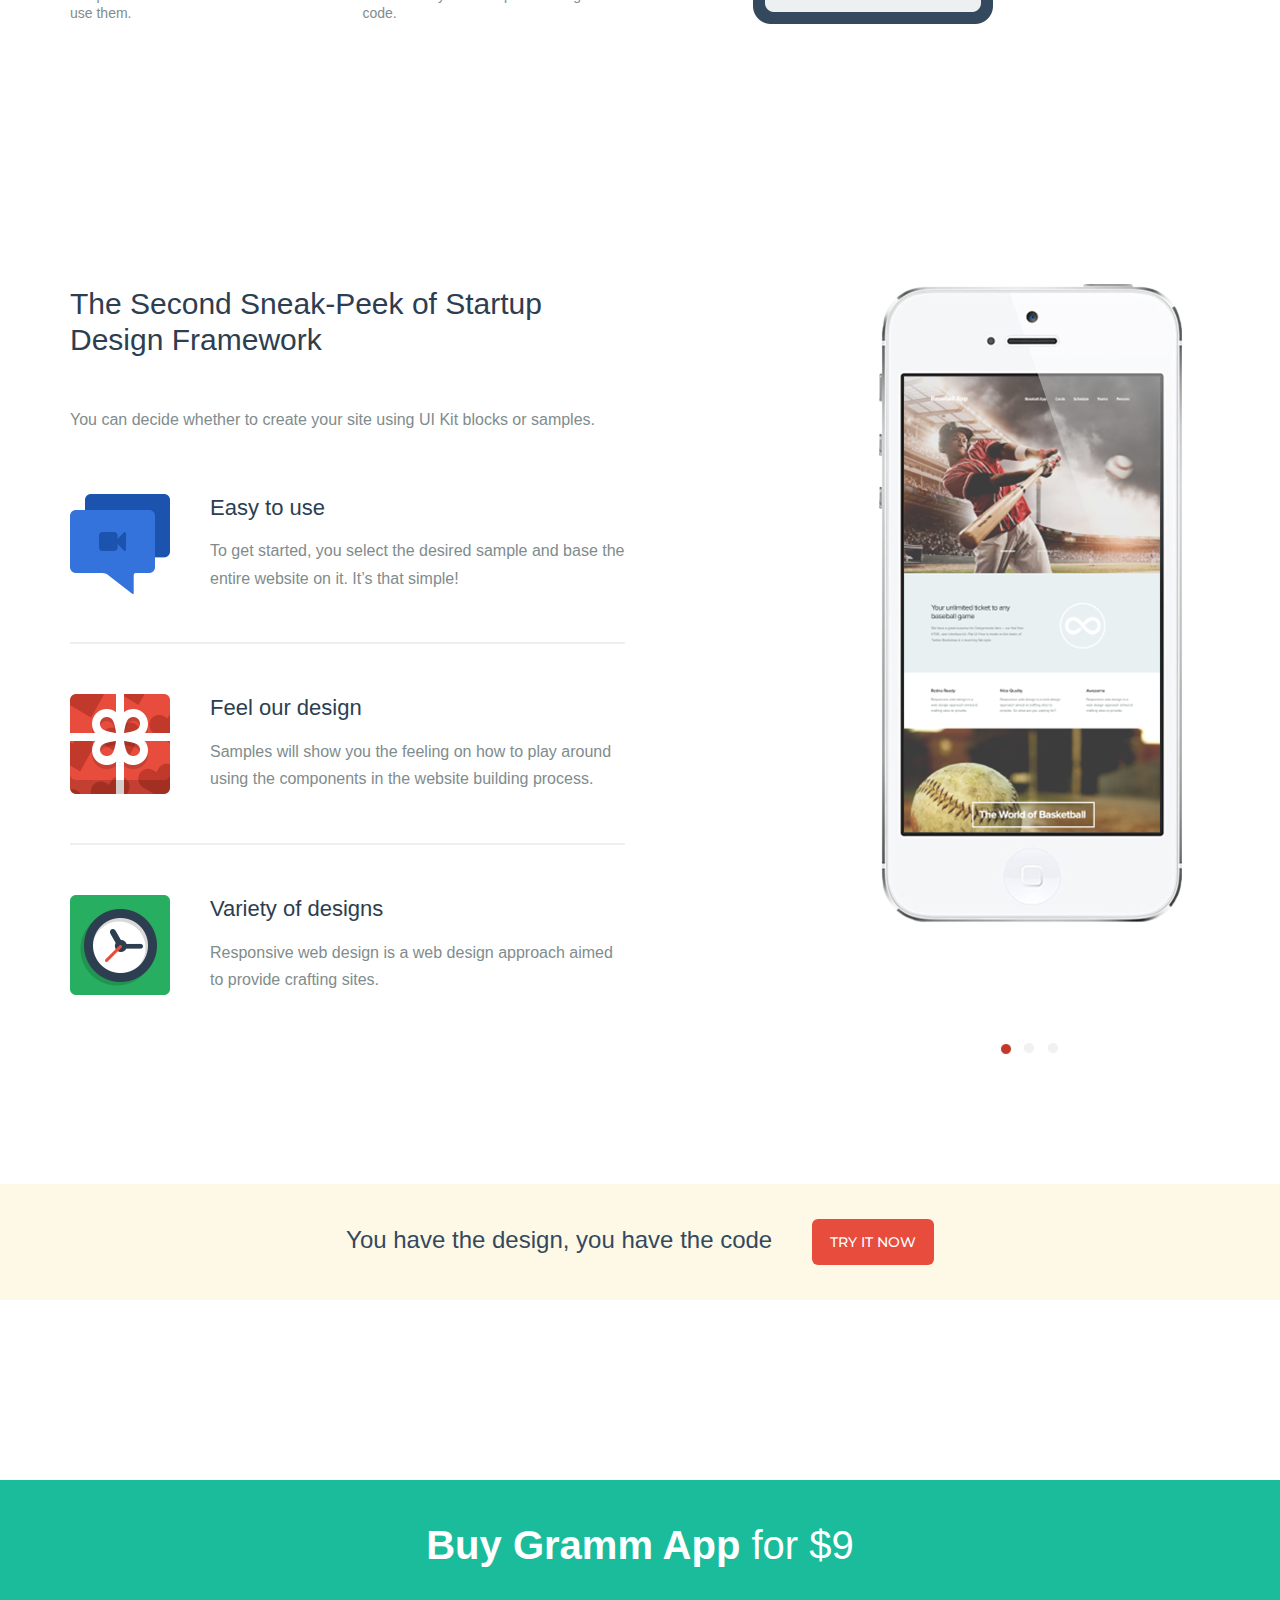
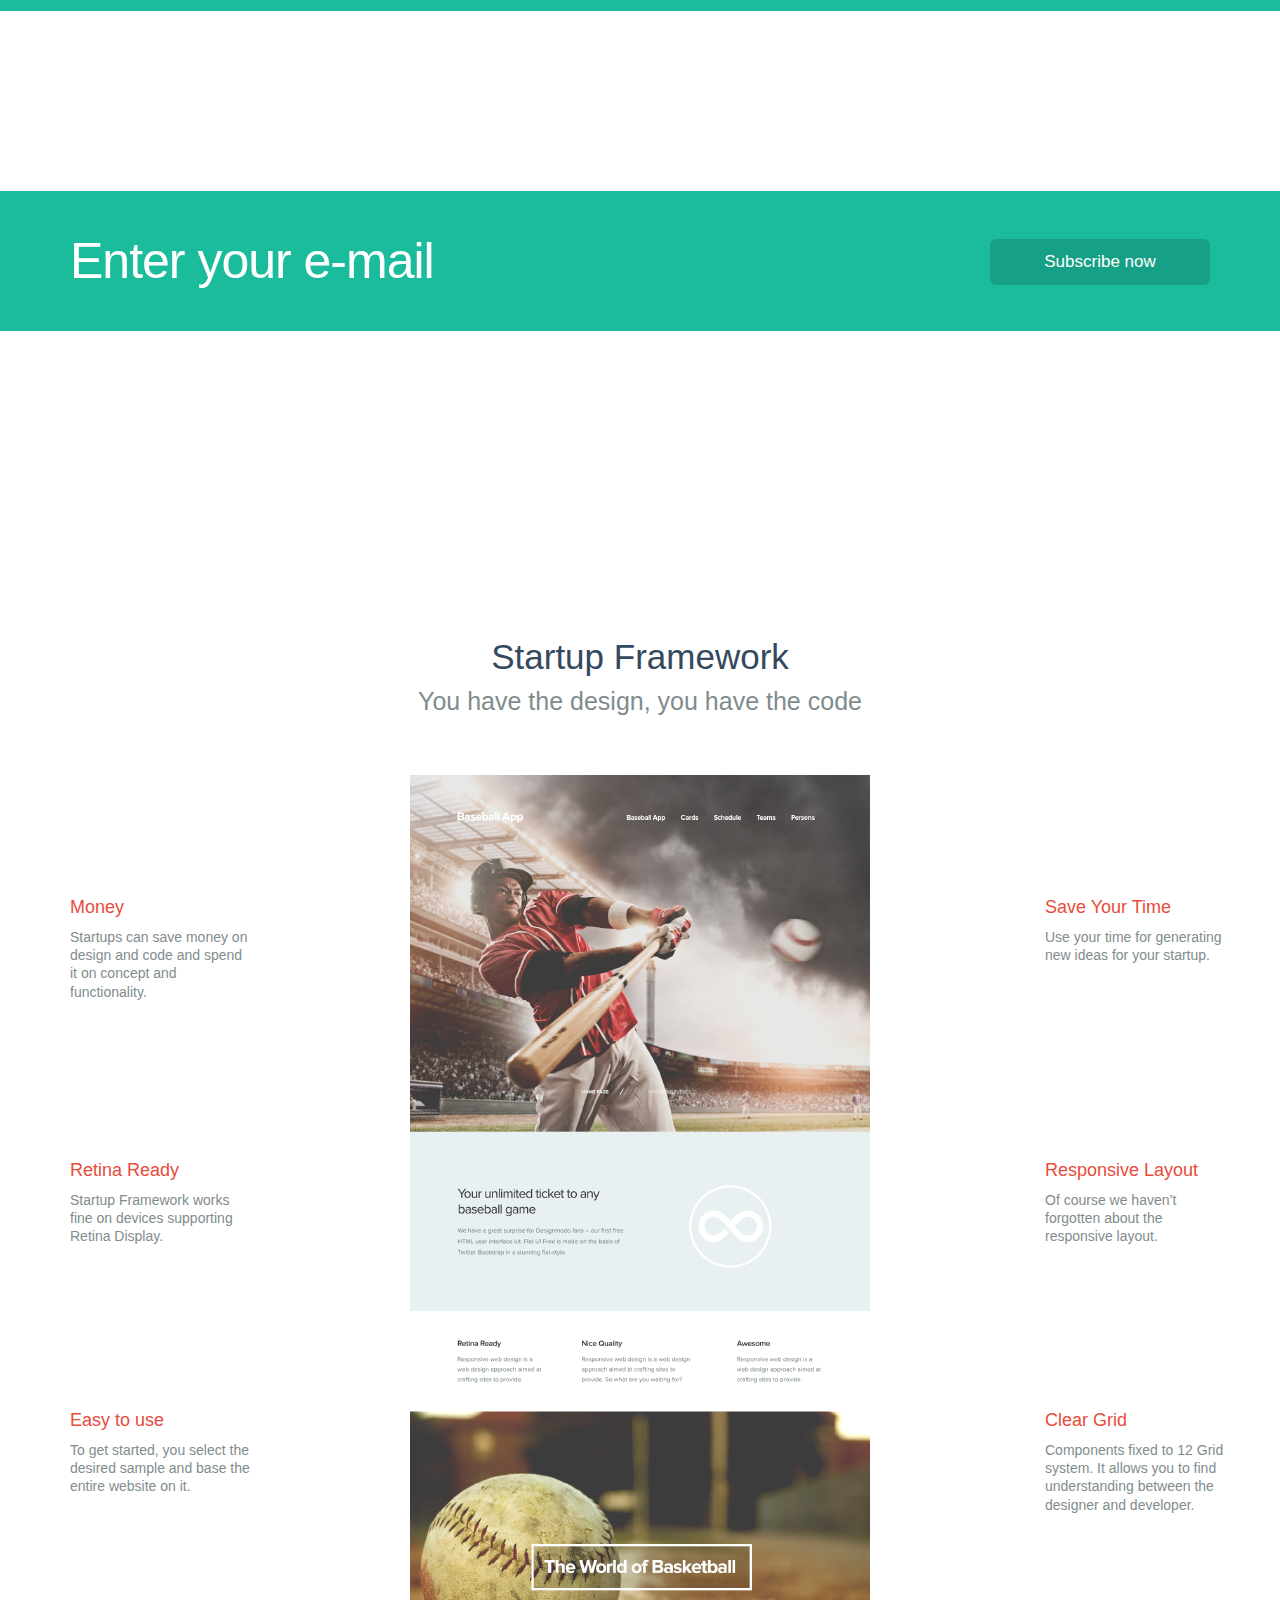
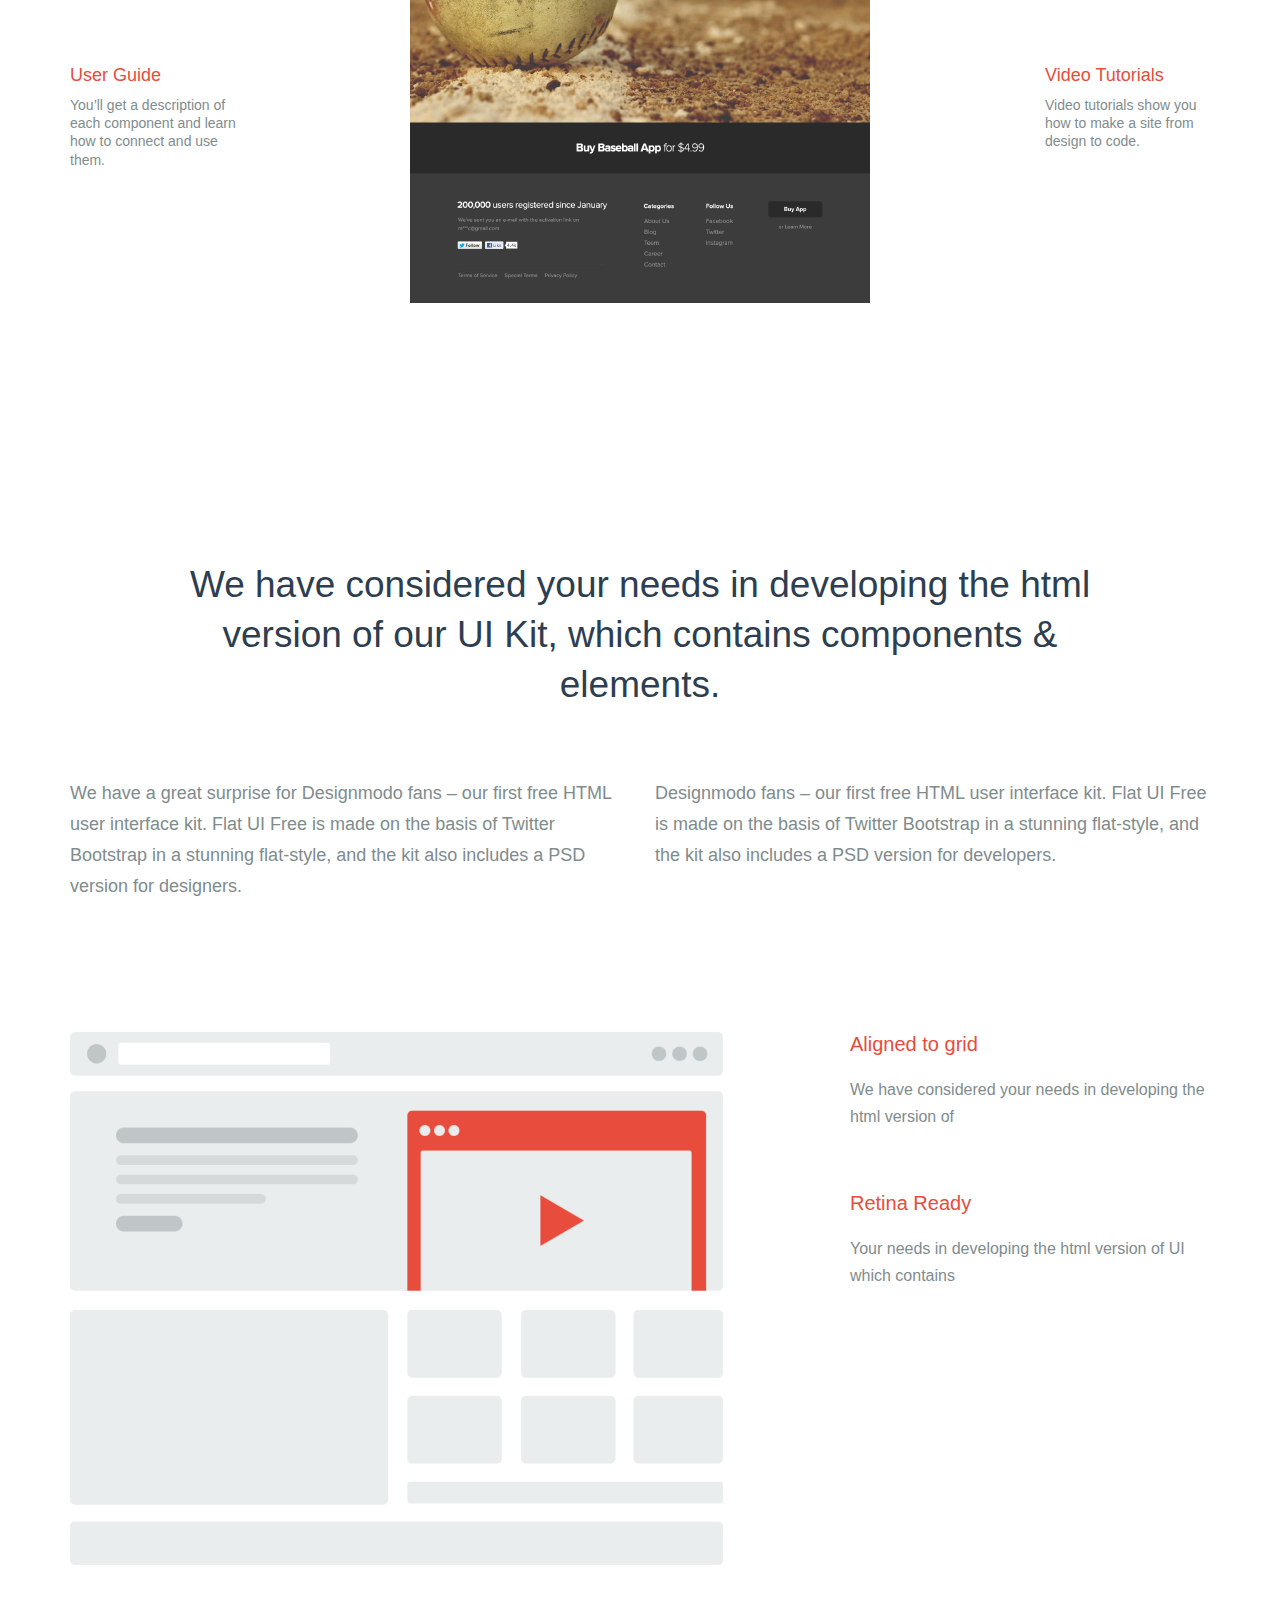
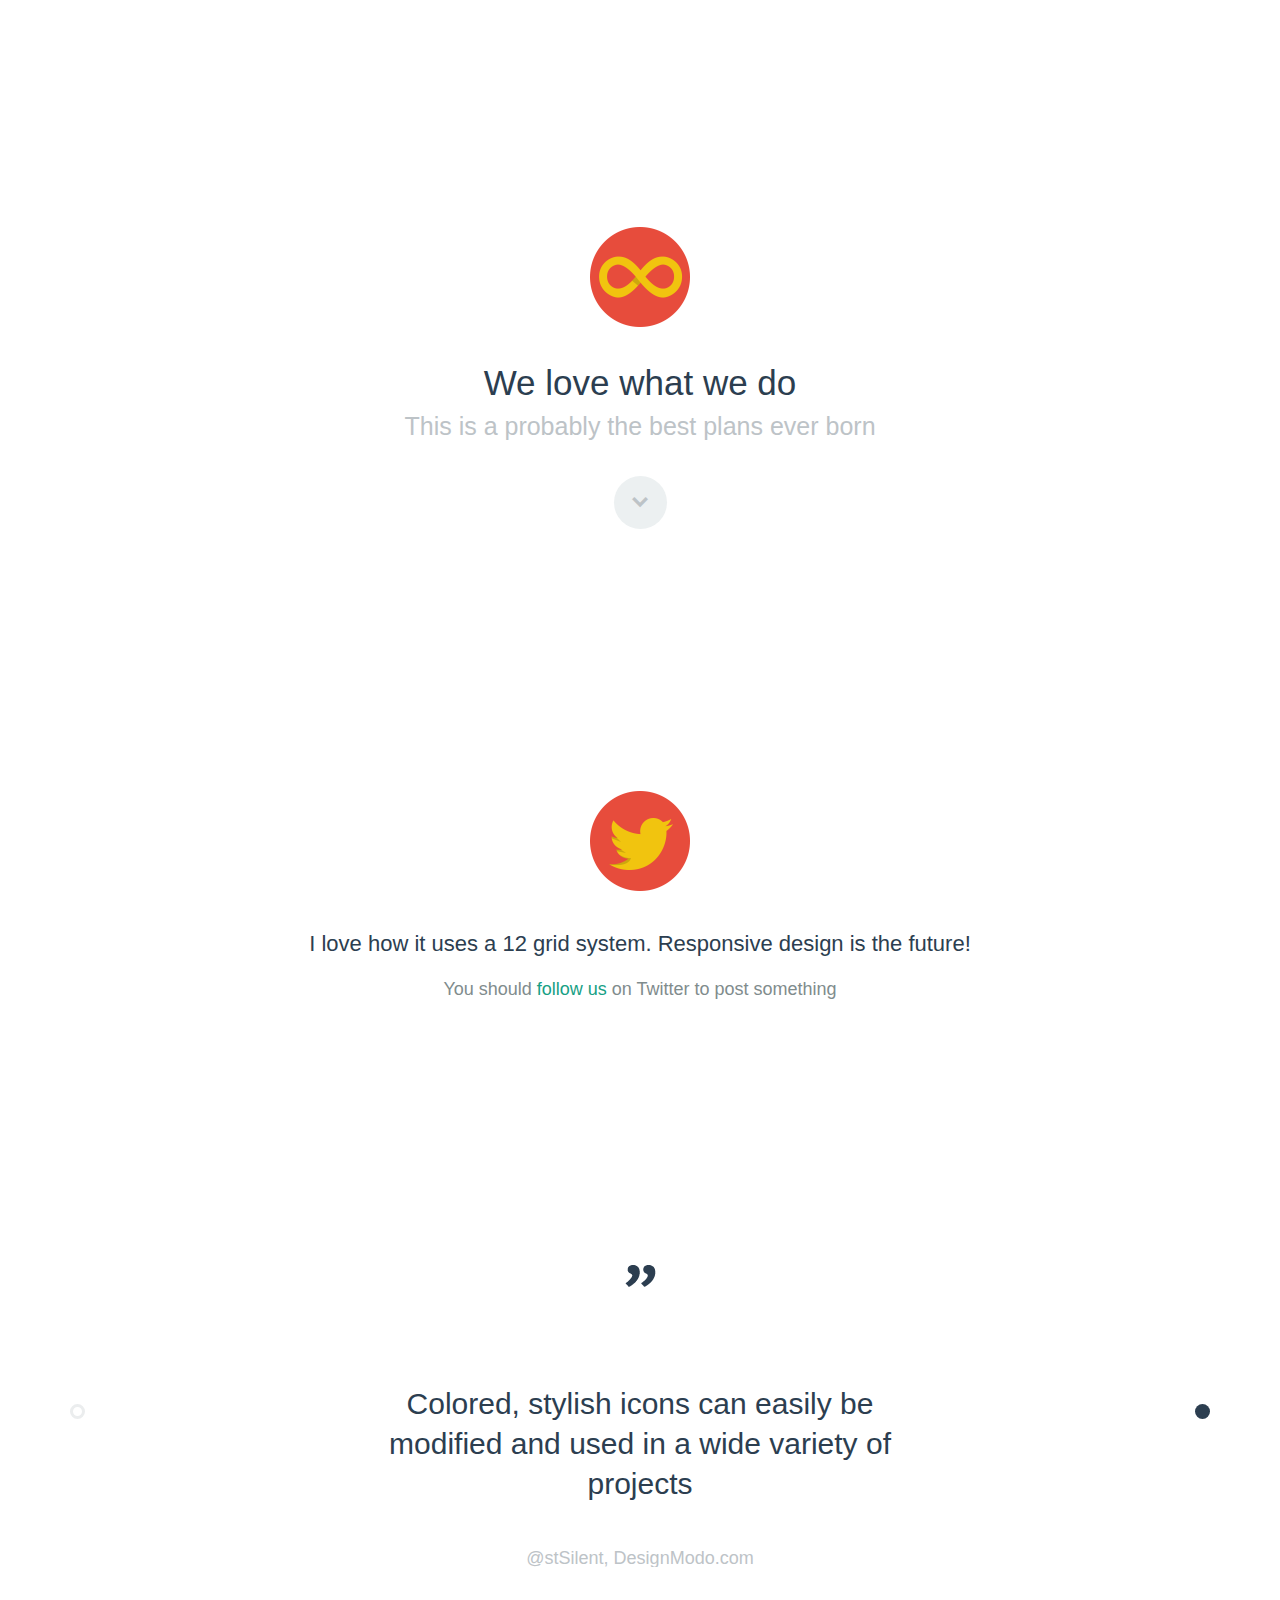
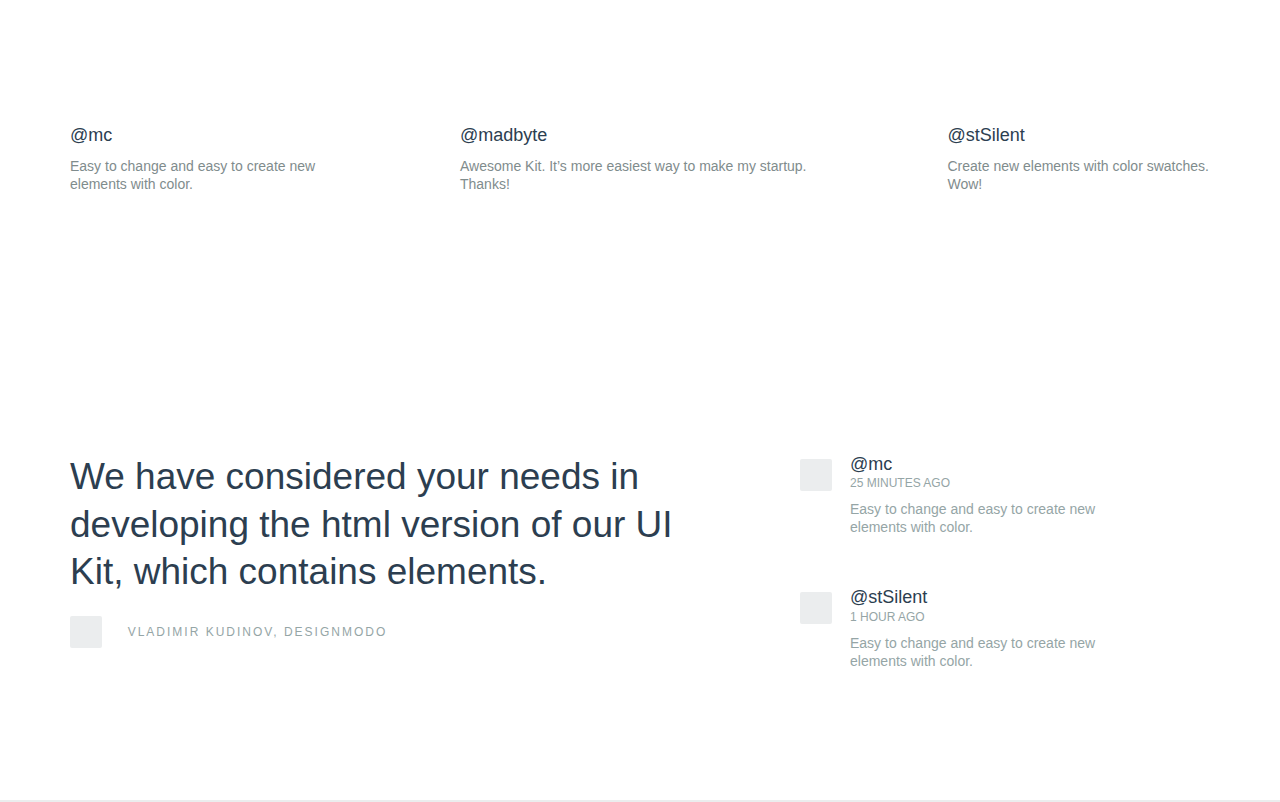
<file: ui-kit/ui-kit-content/index.html>
<!DOCTYPE html>
<html lang="en">
  <head>
    <meta charset="utf-8">
    <title>Content</title>
    <meta name="apple-mobile-web-app-capable" content="yes" />
    <meta name="viewport" content="width=device-width, initial-scale=1.0, maximum-scale=1.0, user-scalable=no" />
    <meta name="apple-mobile-web-app-status-bar-style" content="black" />
    <link rel="shortcut icon" href="../../flat-ui/images/favicon.ico">
    <link rel="stylesheet" href="../../flat-ui/bootstrap/css/bootstrap.css">
    <link rel="stylesheet" href="../../flat-ui/css/flat-ui.css">
    <!-- Using only with Flat-UI (free)-->
    <link rel="stylesheet" href="../../common-files/css/icon-font.css">
    <!-- end -->
    <link rel="stylesheet" href="../../common-files/css/animations.css">
    <link rel="stylesheet" href="../ui-kit-content/css/ui-kit-styles.css">
  </head>
  <body>
    <nav class="dockbar navbar-fixed-top" id="header-dockbar">
      <menu class="main-menu">
        <div class="container">
          <div class="row">
            <a href="index.html" class="man-brand col-sm-3">
              <span class="logotype">Startup</span>
              <span class="doc-title">components</span>
            </a>
            <button id="open-close-menu" class="menu-btn btn-inverse"><span class="fui-list"></span>
            </button>
            <dl class="col-sm-8">
              <dd><a href="../ui-kit-header/index.html">header</a>
              </dd>
              <dd><a class="active">content 1</a>
              </dd>
              <dd><a href="../ui-kit-content/index2.html">content 2</a>
              </dd>
              <dd><a href="../ui-kit-footer/index.html">footer</a>
              </dd>
              <dd><a href="../ui-kit-projects/index.html">project</a>
              </dd>
              <dd><a href="../ui-kit-price/index.html">price table</a>
              </dd>
              <dd><a href="../ui-kit-blog/index.html">blog</a>
              </dd>
              <dd><a href="../ui-kit-crew/index.html">crew</a>
              </dd>
              <dd><a href="../ui-kit-contacts/index.html">contact</a>
              </dd>
            </dl>
          </div>
        </div>
      </menu>
      <menu class="colapsed-menu">
        <dl>
          <dd><a href="../ui-kit-header/index.html">header</a>
          </dd>
          <dd><a class="active">content 1</a>
          </dd>
          <dd><a href="../ui-kit-content/index2.html">content 2</a>
          </dd>
          <dd><a href="../ui-kit-footer/index.html">footer</a>
          </dd>
          <dd><a href="../ui-kit-projects/index.html">project</a>
          </dd>
          <dd><a href="../ui-kit-price/index.html">price table</a>
          </dd>
          <dd><a href="../ui-kit-blog/index.html">blog</a>
          </dd>
          <dd><a href="../ui-kit-crew/index.html">crew</a>
          </dd>
          <dd><a href="../ui-kit-contacts/index.html">contact</a>
          </dd>
        </dl>
      </menu>
    </nav>
    <div class="page-wrapper">
      <!-- content-1 -->
      <section class="content-1">
        <div class="container">
          <div class="row">
            <div class="col-sm-10">
              <h3>Multi useful components</h3>
              <p>
                Startup Design Framework contains components and complex blocks which can easily be integrated into almost any design. All of these components are made in the same style, and can easily be integrated into projects.
              </p>
              <div class="row box-video">
                <div class="col-sm-7">
                  <div class="player">
                    <iframe id="pPlayer" src="http://player.vimeo.com/video/80282064?title=0&amp;byline=0&amp;portrait=0&amp;api=1&amp;player_id=pPlayer" frameborder="0" webkitallowfullscreen mozallowfullscreen allowfullscreen></iframe>
                  </div>
                  <h6>Introduction</h6>
                  <p>To get started, you select the any sample and base the entire website on it.</p>
                </div>
                <div class="col-sm-4 col-sm-offset-1">
                  <div class="btns">
                    <a class="btn btn-inverse" href="#"><span class="fui-apple"> </span>Buy in Appstore</a>
                    <a class="btn btn-primary" href="#"><span class="fui-android"> </span>Buy in Google Play</a>
                  </div>
                  <div class="additional-links">
                    Be sure to take a look at our
                    <br class="hidden-xs">
                    <a href="#">Terms of Use</a> and <a href="#">Privacy Policy</a>
                  </div>
                </div>
              </div>
            </div>
          </div>
        </div>
      </section>
      <!-- content-2 -->
      <section class="content-2">
        <div class="container">
          <div class="row">
            <div class="col-sm-6">
              <h3>Multi useful components</h3>
              <p>All of these components are made in the same style, and can easily be integrated into projects, allowing you to create hundreds of solutions for your future projects.
              </p>
              <div class="btns">
                <a class="btn btn-primary" href="#"><span class="fui-apple"> </span>Buy in Appstore</a>
                <a href="#"><b>Learn More</b></a>
              </div>
            </div>
            <div class="col-sm-5 col-sm-offset-1">
              <div class="player">
                <div class="btn btn-primary btn-play fui-play"></div>
              </div>
            </div>
          </div>
        </div>
      </section>
      <!-- content-3 -->
      <section class="content-3">
        <div>
          <div class="container">
            <div class="row">
              <div class="col-sm-6 aligment">
                <h3>We’ve created the product that will help your startup to look better.</h3>
                <p>
                  Startup Design Framework contains components and complex blocks which can easily be integrated into almost any design. Responsive layout, clear grid, retina ready.
                </p>
              </div>
              <div class="col-sm-6 img">
                <img src="../../common-files/img/content/ticket-green@2x.png" width="380" height="187" alt="">
              </div>
            </div>
          </div>
          <div class="delimiter">&nbsp;</div>
          <div class="container">
            <div class="row features">
              <div class="col-sm-3">
                <h6>High Resolution</h6>
                <p>We did a 2.5K size high resolution photo that will suit even for a very large web site.</p>
              </div>
              <div class="col-sm-3 col-sm-offset-1">
                <h6>Easy to use</h6>
                <p>To get started, you select the desired sample and base the entire website on it. It’s that simple!
                </p>
              </div>
              <div class="col-sm-3 col-sm-offset-1">
                <h6>Feel our design</h6>
                <p>Samples will show you the feeling on how to play around using the components.</p>
              </div>
            </div>
          </div>
        </div>
      </section>
      <!-- content-4 -->
      <section class="content-4">
        <div class="container">
          <h3>We love what we do. This is features of our products</h3>
          <div class="row features">
            <div class="col-sm-4">
              <img src="../../common-files/icons/retina-ready-s@2x.png" alt="" width="117" height="104">
              <h6>Block Model</h6>
              <p>You can easily combine any components in a variety of design projects. It’s easy!</p>
            </div>
            <div class="col-sm-4">
              <img src="../../common-files/icons/clock@2x.png" alt="" width="104" height="104">
              <h6>Multi-components</h6>
              <p>There are a lot of different blocks that will help you to make a perfect project.</p>
            </div>
            <div class="col-sm-4">
              <img src="../../common-files/icons/rocket@2x.png" alt="" width="101" height="101">
              <h6>Save Your Time</h6>
              <p>Use your time for generating new ideas for your startup. Take a break from the routine.</p>
            </div>
          </div>
        </div>
      </section>
      <!-- content-5 -->
      <section class="content-5">
        <div class="container">
          <img src="../../common-files/icons/magic-wand@2x.png" width="200" height="200" alt="">
          <div class="row">
            <div class="col-sm-10 col-sm-offset-1">
              <h3>Perfect for your project</h3>
              <p class="lead">You have the design, you have the code</p>
            </div>
          </div>
          <div class="row features">
            <div class="col-sm-4 col-sm-offset-2">
              <span class="fui-cmd"> </span>
              <h6>Save Your Time</h6>
              <p>Use your time for generating new ideas for your startup. Take a break from the routine and work for new ideas.</p>
            </div>
            <div class="col-sm-4 col-sm-offset-1">
              <span class="fui-windows"> </span>
              <h6>Responsive Layout</h6>
              <p>Of course we haven’t forgotten about the responsive layout. Create a website with full mobile support.
              </p>
            </div>
          </div>
          <div class="row features">
            <div class="col-sm-4 col-sm-offset-2">
              <span class="fui-upload"> </span>
              <h6>Retina Ready</h6>
              <p>Startup Framework works fine on devices supporting Retina Display. Feel the clarity in each pixel.
              </p>
            </div>
            <div class="col-sm-4 col-sm-offset-1">
              <span class="fui-credit-card"> </span>
              <h6>Money Economy</h6>
              <p>Startups can save money on design and code and spend it on concept, ideas and functionality.</p>
            </div>
          </div>
        </div>
      </section>
      <!-- content-6 -->
      <section class="content-6 v-center">
        <div>
          <div class="container">
            <h3><img src="../../common-files/icons/Infinity-Loop@2x.png" width="100" height="100" alt=""> Variety of designs </h3>
            <p class="lead">Use samples as-is or with new blocks from a UI Kit</p>
            <div class="row features">
              <div class="col-sm-4 col-sm-offset-2">
                <h6>Easy to use</h6>
                <p>To get started, you select the desired sample and base the entire website on it. It’s that simple!</p>
              </div>
              <div class="col-sm-4 col-sm-offset-1">
                <h6>Variety of designs</h6>
                <p>Each of these beautiful samples you can use as-is or with new blocks from a UI Kit to make your startup.
                </p>
              </div>
            </div>
            <div class="row features">
              <div class="col-sm-4 col-sm-offset-2">
                <h6>User Guide</h6>
                <p>You’ll get a description of each component and learn how to connect and use them.</p>
              </div>
              <div class="col-sm-4 col-sm-offset-1">
                <h6>Responsive Layout</h6>
                <p>Of course we haven’t forgotten about the responsive layout. Create a website with full mobile support.
                </p>
              </div>
            </div>
          </div>
        </div>
      </section>
      <!-- content-7 -->
      <section class="content-7 v-center">
        <div>
          <div class="container">
            <h3>Take a look in our awesome product</h3>
            <div class="row v-center">
              <div class="col-sm-3">
                <div>
                  Of course we haven’t forgotten about the responsive layout. Create a website with full mobile support.
                </div>
              </div>
              <div class="col-sm-4">
                <div class="col-sm-offset-1">
                  <div class="screen-wrapper">
                    <div class="screen">
                      <img src="../../common-files/img/content/screen-popup.png" alt="">
                      <img src="../../common-files/img/content/screen.png" alt="">
                    </div>
                  </div>
                </div>
              </div>
              <div class="col-sm-3">
                <div class="col-sm-offset-2">
                  <h6>Responsive Layout</h6>
Of course we haven’t forgotten about the responsive layout. Full mobile support.
                  <h6>Retina Ready</h6>
Startup Framework works fine on devices supporting Retina Display. Feel the clarity!
                </div>
              </div>
            </div>
          </div>
        </div>
      </section>
      <!-- content-8 -->
      <section class="content-8">
        <div>
          <div class="container">
            <img src="../../common-files/img/content/img-1@2x.png" width="397" height="193" alt="">
            <h3>Take a look to our amazing Kit</h3>
            <div class="row">
              <div class="col-sm-6 col-sm-offset-3">
                <p>We have a great surprise for Designmodo fans – our first free HTML user interface kit. Flat UI Free is made on the basis of Twitter Bootstrap in a stunning flat-style.
                </p>
                <a class="btn btn-large btn-clear" href="#">TRY IT NOW</a>
              </div>
            </div>
          </div>
        </div>
      </section>
      <!-- content-9 -->
      <section class="content-9">
        <div class="container">
          <div class="row">
            <div class="col-sm-6">
              <h3>Documentation</h3>
              <p>Documentation is really important for a developer. Right from it you get to know the product. We tried to describe all the components and provide the set-up instructions.
              </p>
              <div class="row">
                <div class="col-sm-6 info">
                  <h6>User Guide</h6>
You’ll get a description of each component and learn how to connect and use them.
                </div>
                <div class="col-sm-6 info">
                  <h6>Video Tutorials</h6>
Video tutorials show you how to make a web site for your startup from design to code.
                </div>
              </div>
            </div>
            <div class="col-sm-5 col-sm-offset-1 hidden-xs">
              <img src="../../common-files/icons/browser-iphone@2x.png" width="300" height="300" alt="">
            </div>
          </div>
        </div>
      </section>
      <!-- content-10 -->
      <section class="content-10">
        <div class="container">
          <div class="row">
            <div class="col-sm-6">
              <h3>The Second Sneak-Peek
                    of Startup Design Framework</h3>
              <p>You can decide whether to create your site using UI Kit blocks or samples.</p>
              <div class="features">
                <div class="box">
                  <img src="../../common-files/icons/retina@2x.png" width="100" height="100" alt="">
                  <h6>Easy to use</h6>
                  <p>To get started, you select the desired sample and base the entire website on it. It’s that simple!
                  </p>
                </div>
                <div class="box">
                  <img src="../../common-files/icons/Gift-Box@2x.png" width="100" height="100" alt="">
                  <h6>Feel our design</h6>
                  <p>Samples will show you the feeling on how to play around using the components in the website building process.</p>
                </div>
                <div class="box">
                  <img src="../../common-files/icons/time@2x.png" width="100" height="100" alt="">
                  <h6>Variety of designs</h6>
                  <p>Responsive web design is a web design approach aimed to provide crafting sites.</p>
                </div>
              </div>
            </div>
            <div class="col-sm-4 col-sm-offset-2 text-center">
              <div id="c-10_myCarousel" class="carousel slide">
                <div class="carousel-inner">
                  <div class="item active">
                    <img src="../../common-files/img/content/iphone@2x.png" width="303" height="636" alt="">
                  </div>
                  <div class="item">
                    <img src="../../common-files/img/content/iphone-n@2x.png" width="303" height="636" alt="">
                  </div>
                  <div class="item">
                    <img src="../../common-files/img/content/iphone@2x.png" width="303" height="636" alt="">
                  </div>
                </div>
                <ol class="carousel-indicators">
                  <li data-target="#c-10_myCarousel" data-slide-to="0" class="active"></li>
                  <li data-target="#c-10_myCarousel" data-slide-to="1"></li>
                  <li data-target="#c-10_myCarousel" data-slide-to="2"></li>
                </ol>
              </div>
            </div>
          </div>
        </div>
      </section>
      <!-- content-11 -->
      <section class="content-11">
        <div class="container">
          <span>You have the design, you have the code</span>
          <a class="btn btn-large btn-danger" href="#">TRY IT NOW</a>
        </div>
      </section>
      <div class="delimiter-big"></div>
      <!-- content-12 -->
      <section class="content-12">
        <a class="wide btn-wide" href="#"><b>Buy Gramm App</b> for $9</a>
      </section>
      <div class="delimiter-big"></div>
      <!-- content-13 -->
      <section class="content-13 subscribe-form bg-turquoise">
        <div class="container">
          <div class="row">
            <form>
              <div class="col-sm-8">
                <input type="text" placeholder="Enter your e-mail" spellcheck="false">
              </div>
              <div class="col-sm-4">
                <button class="btn btn-large btn-primary" type="submit">
                  Subscribe now
                </button>
              </div>
            </form>
          </div>
        </div>
      </section>
      <div class="delimiter-big"></div>
      <!-- content-14 -->
      <section class="content-14 v-center">
        <div>
          <div class="container">
            <h3>Startup Framework</h3>
            <p class="lead">You have the design, you have the code</p>
            <div class="row features">
              <div class="col-sm-2">
                <div class="box-1">
                  <h6>Money</h6>
Startups can save money on design and code and spend it on concept and functionality.
                </div>
                <div class="box-2">
                  <h6>Retina Ready</h6>
Startup Framework works fine on devices supporting Retina Display.
                </div>
                <div class="box-3">
                  <h6>Easy to use</h6>
To get started, you select the desired sample and base the entire website on it.
                </div>
                <div class="box-4">
                  <h6>User Guide</h6>
You’ll get a description of each component and learn how to connect and use them.
                </div>
              </div>
              <div class="col-sm-6 col-sm-offset-1">
                <img src="../../common-files/img/content/page.png" alt="">
              </div>
              <div class="col-sm-2 col-sm-offset-1">
                <div class="box-5">
                  <h6>Save Your Time</h6>
Use your time for generating new ideas for your startup.
                </div>
                <div class="box-6">
                  <h6>Responsive Layout</h6>
Of course we haven’t forgotten about the responsive layout.
                </div>
                <div class="box-7">
                  <h6>Clear Grid</h6>
Components fixed to 12 Grid system. It allows you to find understanding between the designer and developer.
                </div>
                <div class="box-8">
                  <h6>Video Tutorials</h6>
Video tutorials show you how to make a site from design to code.
                </div>
              </div>
            </div>
          </div>
        </div>
      </section>
      <!-- content-15 -->
      <section class="content-15 v-center">
        <div>
          <div class="container">
            <div class="row">
              <h3 class="col-sm-10 col-sm-offset-1">We have considered your needs in developing the html version of our
                    UI Kit, which contains components &amp; elements.
                </h3>
            </div>
            <div class="row">
              <div class="col-sm-6">
                <p>We have a great surprise for Designmodo fans – our first free HTML user interface kit. Flat UI Free is made on the basis of Twitter Bootstrap in a stunning flat-style, and the kit also includes a PSD version for designers.
                </p>
              </div>
              <div class="col-sm-6">
                <p>
                  Designmodo fans – our first free HTML user interface kit. Flat UI Free is made on the basis of Twitter Bootstrap in a stunning flat-style, and the kit also includes a PSD version for developers.
                </p>
              </div>
            </div>
            <div class="row features">
              <div class="col-sm-7">
                <img src="../../common-files/img/content/screen-2@2x.png" width="540" height="441" alt="">
              </div>
              <div class="col-sm-4 col-sm-offset-1">
                <h6>Aligned to grid</h6>
                <p>We have considered your needs in developing the html version of</p>
                <h6>Retina Ready</h6>
                <p>Your needs in developing the html version of UI which contains</p>
              </div>
            </div>
          </div>
        </div>
      </section>
      <!-- content-16 -->
      <section class="content-16 v-center">
        <div>
          <div class="container">
            <h3><img src="../../common-files/icons/Infinity-Loop@2x.png" width="100" height="100" alt=""> We love what we
                do </h3>
            <p class="lead">This is a probably the best plans ever born</p>
          </div>
        </div>
        <a class="control-btn fui-arrow-down" href="#"></a>
      </section>
      <!-- content-17 -->
      <section class="content-17 v-center">
        <div>
          <div class="container">
            <h3><img src="../../common-files/icons/twitter@2x.png" width="100" height="100" alt=""></h3>
            <div id="c-17_myCarousel" class="carousel slide">
              <div class="carousel-inner">
                <div class="item active">I love how it uses a 12 grid system. Responsive design is the future!</div>
                <div class="item">Responsive design is the future!</div>
                <div class="item">Responsive design is the future! I love how it uses a 12 grid system.</div>
                <div class="item">I love how it uses a 12 grid system.</div>
              </div>
            </div>
            <p>
              You should <a href="#">follow us</a> on Twitter to post something
            </p>
          </div>
        </div>
      </section>
      <!-- content-18 -->
      <section class="content-18">
        <div class="container">
          <div id="c-18_myCarousel" class="carousel slide" data-interval="600000">
            <div class="controls">
              <a class="carousel-control left disabled" href="#c-18_myCarousel" data-slide="prev"></a>
              <a class="carousel-control right" href="#c-18_myCarousel" data-slide="next"></a>
            </div>
            <div class="carousel-inner">
              <div class="item active">
                <div class="quote-text">
                  Colored, stylish icons can easily be modified and used in a wide variety of projects
                </div>
                <div class="quote-author">@stSilent, DesignModo.com</div>
              </div>
              <div class="item">
                <div class="quote-text">
                  Colored, stylish icons can easily be modified and used in a wide variety of projects
                </div>
                <div class="quote-author">@stSilent, DesignModo.com</div>
              </div>
              <div class="item">
                <div class="quote-text">
                  Colored, stylish icons can easily be modified and used in a wide variety of projects
                </div>
                <div class="quote-author">@stSilent, DesignModo.com</div>
              </div>
            </div>
          </div>
          <div class="row quotes">
            <div class="col-sm-3">
              <h6>@mc</h6>
Easy to change and easy to create new elements with color.
            </div>
            <div class="col-sm-4 col-sm-offset-1">
              <h6>@madbyte</h6>
Awesome Kit. It’s more easiest way to make my startup. Thanks!
            </div>
            <div class="col-sm-3 col-sm-offset-1">
              <h6>@stSilent</h6>
Create new elements with color swatches. Wow!
            </div>
          </div>
        </div>
      </section>
      <!-- content-19 -->
      <section class="content-19">
        <div class="container">
          <div class="row">
            <div class="col-sm-7">
              <div class="quote">
                <div class="quote-text">
                  We have considered your needs in developing the html version of our UI Kit, which contains elements.
                </div>
                <div class="quote-author">
                  <div class="quote-author-photo"></div>
                  <div class="quote-author-name">
                    VLADIMIR KUDINOV, DESIGNMODO
                  </div>
                </div>
              </div>
            </div>
            <div class="col-sm-3 col-sm-offset-1">
              <div class="quote">
                <div class="quote-author">
                  <div class="quote-author-photo"></div>
                  <div class="quote-author-name">@mc</div>
                </div>
                <div class="quote-date">25 MINUTES AGO</div>
                <div class="quote-text">Easy to change and easy to create new elements with color.</div>
              </div>
              <div class="quote">
                <div class="quote-author">
                  <div class="quote-author-photo"></div>
                  <div class="quote-author-name">@stSilent</div>
                </div>
                <div class="quote-date">1 HOUR AGO</div>
                <div class="quote-text">Easy to change and easy to create new elements with color.</div>
              </div>
            </div>
          </div>
        </div>
      </section>
    </div>
    <!-- Placed at the end of the document so the pages load faster -->
    <script src="../../common-files/js/jquery-1.10.2.min.js"></script>
    <script src="../../flat-ui/js/bootstrap.min.js"></script>
    <script src="../../common-files/js/modernizr.custom.js"></script>
    <script src="../../common-files/js/page-transitions.js"></script>
    <script src="../../common-files/js/jquery.scrollTo-1.4.3.1-min.js"></script>
    <script src="../../common-files/js/jquery.parallax.min.js"></script>
    <script src="../../common-files/js/easing.min.js"></script>
    <script src="../../common-files/js/jquery.svg.js"></script>
    <script src="../../common-files/js/jquery.svganim.js"></script>
    <script src="../../common-files/js/startup-kit.js"></script>
  </body>
</html>
</file>
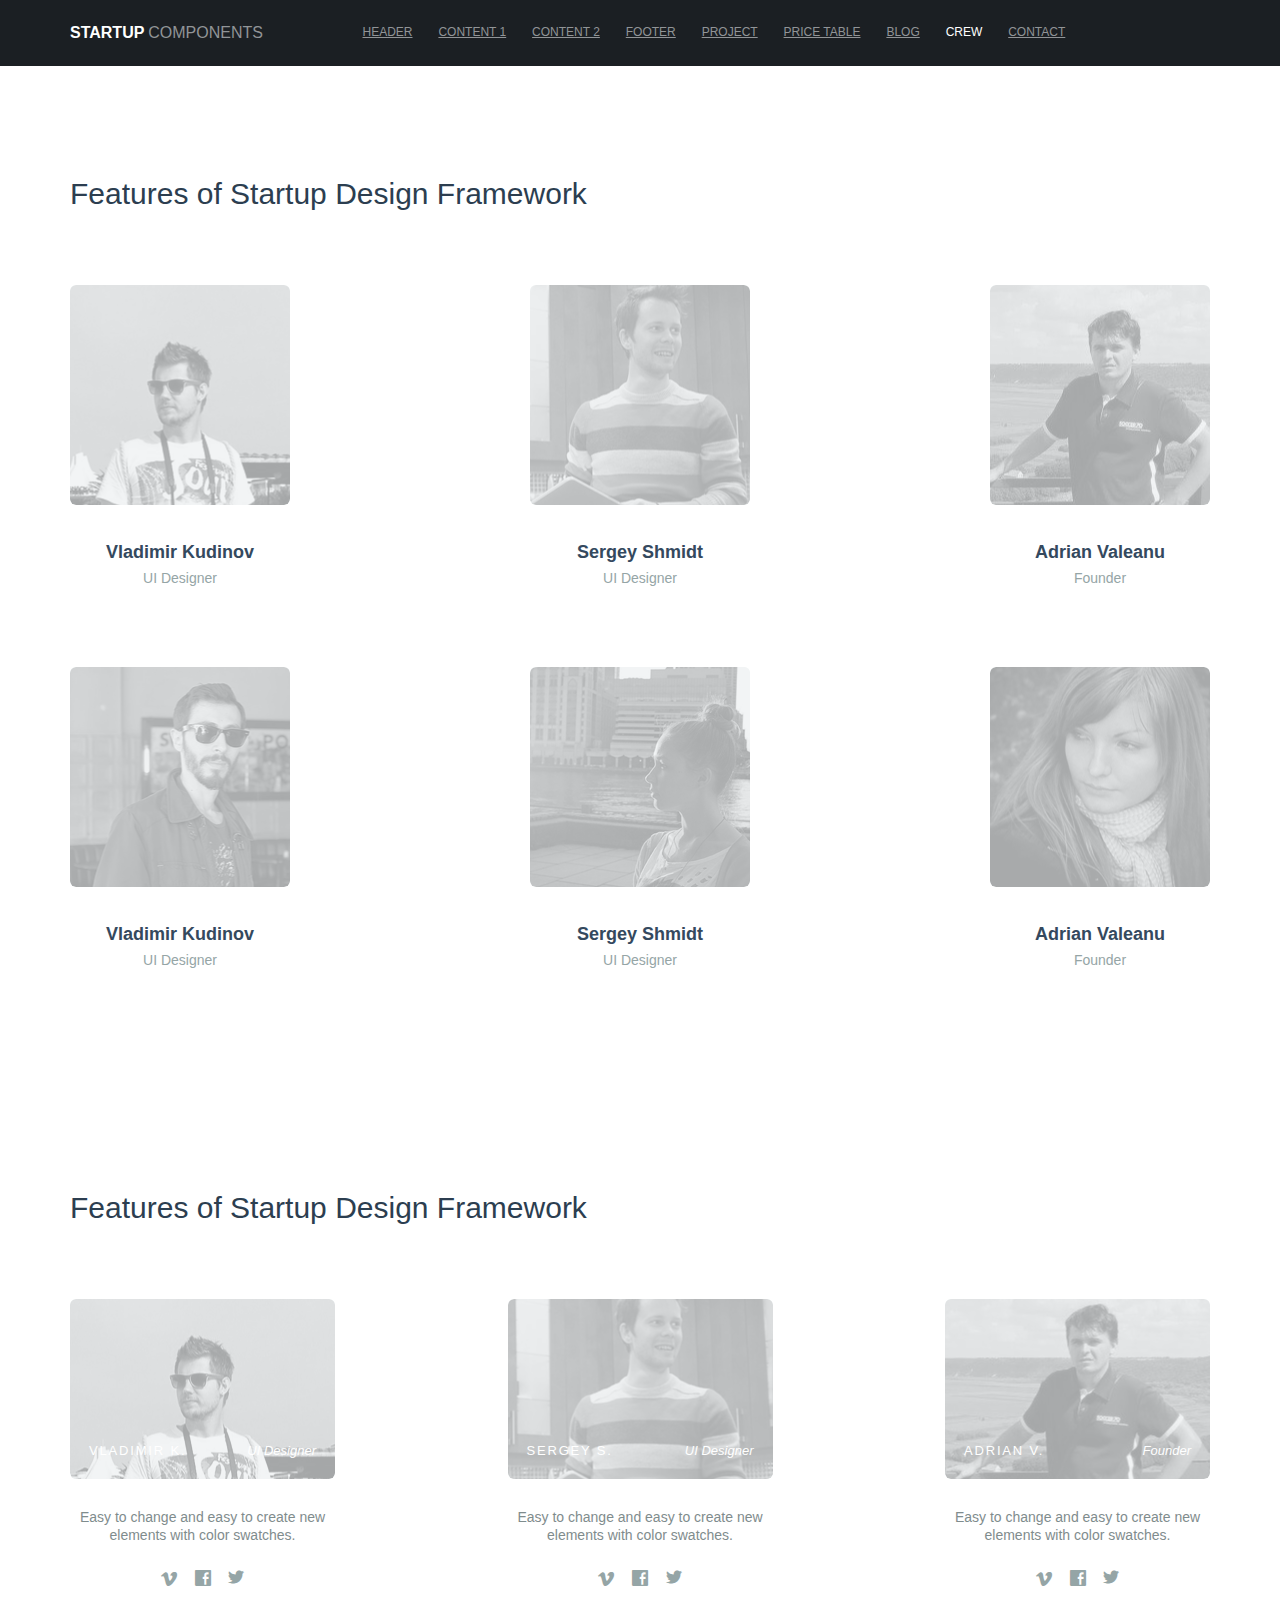
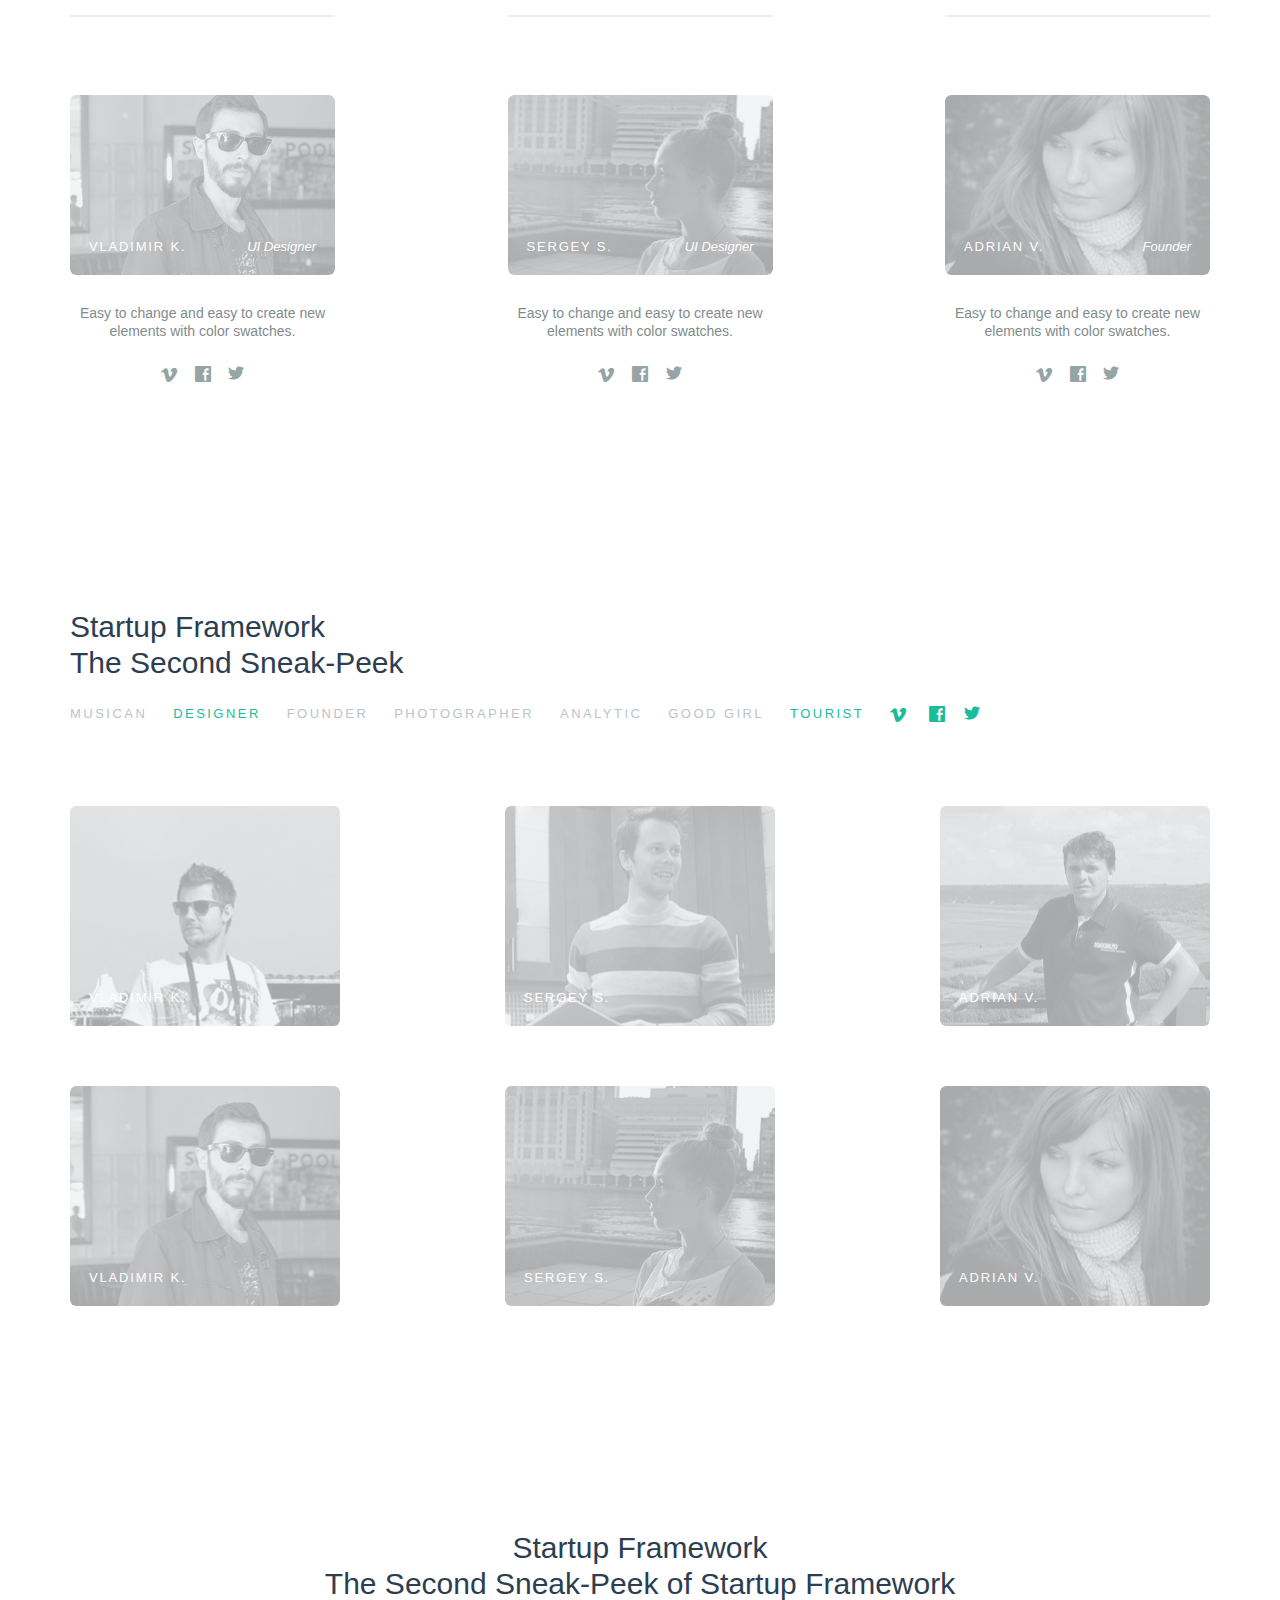
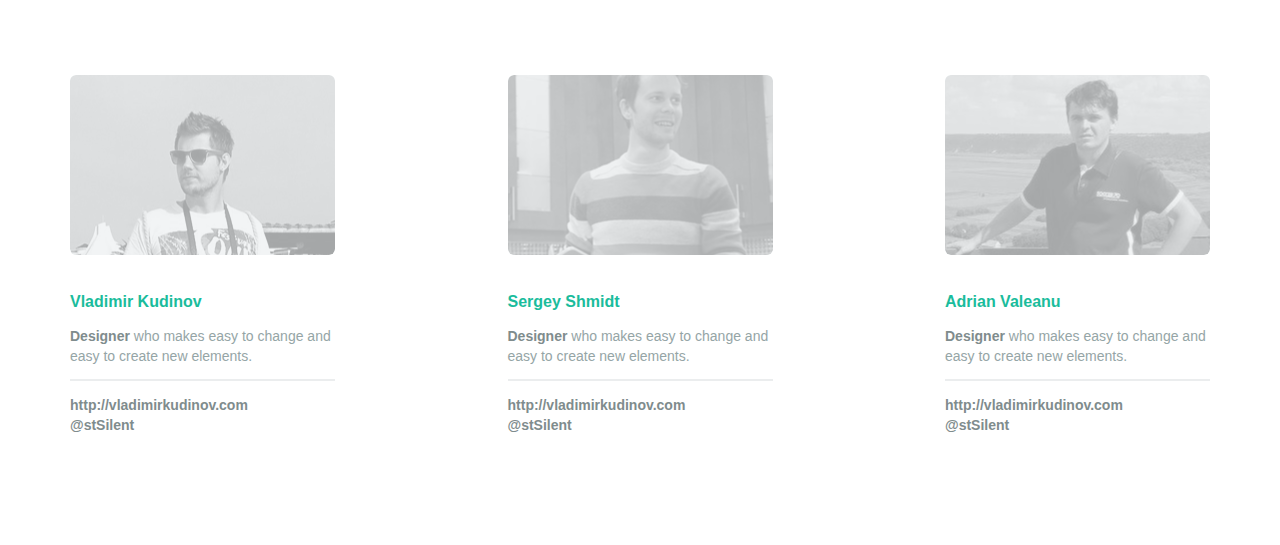
<file: ui-kit/ui-kit-crew/index.html>
<!DOCTYPE html>
<html lang="en">
  <head>
    <meta charset="utf-8">
    <title>Crew</title>
    <meta name="apple-mobile-web-app-capable" content="yes" />
    <meta name="viewport" content="width=device-width, initial-scale=1.0, maximum-scale=1.0, user-scalable=no" />
    <meta name="apple-mobile-web-app-status-bar-style" content="black" />
    <link rel="shortcut icon" href="../../flat-ui/images/favicon.ico">
    <link rel="stylesheet" href="../../flat-ui/bootstrap/css/bootstrap.css">
    <link rel="stylesheet" href="../../flat-ui/css/flat-ui.css">
    <!-- Using only with Flat-UI (free)-->
    <link rel="stylesheet" href="../../common-files/css/icon-font.css">
    <!-- end -->
    <link rel="stylesheet" href="../ui-kit-crew/css/ui-kit-styles.css">
  </head>
  <body>
    <nav class="dockbar navbar-fixed-top" id="header-dockbar">
      <menu class="main-menu">
        <div class="container">
          <div class="row">
            <a href="index.html" class="man-brand col-sm-3">
              <span class="logotype">Startup</span>
              <span class="doc-title">components</span>
            </a>
            <button id="open-close-menu" class="menu-btn btn-inverse"><span class="fui-list"></span>
            </button>
            <dl class="col-sm-8">
              <dd><a href="../ui-kit-header/index.html">header</a>
              </dd>
              <dd><a href="../ui-kit-content/index.html">content 1</a>
              </dd>
              <dd><a href="../ui-kit-content/index2.html">content 2</a>
              </dd>
              <dd><a href="../ui-kit-footer/index.html">footer</a>
              </dd>
              <dd><a href="../ui-kit-projects/index.html">project</a>
              </dd>
              <dd><a href="../ui-kit-price/index.html">price table</a>
              </dd>
              <dd><a href="../ui-kit-blog/index.html">blog</a>
              </dd>
              <dd><a class="active">crew</a>
              </dd>
              <dd><a href="../ui-kit-contacts/index.html">contact</a>
              </dd>
            </dl>
          </div>
        </div>
      </menu>
      <menu class="colapsed-menu">
        <dl>
          <dd><a href="../ui-kit-header/index.html">header</a>
          </dd>
          <dd><a href="../ui-kit-content/index.html">content 1</a>
          </dd>
          <dd><a href="../ui-kit-content/index2.html">content 2</a>
          </dd>
          <dd><a href="../ui-kit-footer/index.html">footer</a>
          </dd>
          <dd><a href="../ui-kit-projects/index.html">project</a>
          </dd>
          <dd><a href="../ui-kit-price/index.html">price table</a>
          </dd>
          <dd><a href="../ui-kit-blog/index.html">blog</a>
          </dd>
          <dd><a class="active">crew</a>
          </dd>
          <dd><a href="../ui-kit-contacts/index.html">contact</a>
          </dd>
        </dl>
      </menu>
    </nav>
    <div class="page-wrapper">
      <!-- crew-1 -->
      <section class="crew-1">
        <div class="container">
          <h3>Features of Startup Design Framework</h3>
          <div class="members">
            <div class="member-wrapper">
              <div class="member">
                <div class="photo-wrapper">
                  <div class="photo">
                    <img src="../../common-files/img/crew/vladimir-k.png" alt="">
                  </div>
                  <div class="overlay"><span class="fui-eye"></span>
                  </div>
                </div>
                <div class="info">
                  <div class="name">Vladimir Kudinov</div>
                  UI Designer
                </div>
              </div>
            </div>
            <div class="member-wrapper">
              <div class="member">
                <div class="photo-wrapper">
                  <div class="photo">
                    <img src="../../common-files/img/crew/sergey-s.png" alt="">
                  </div>
                  <div class="overlay"><span class="fui-eye"></span>
                  </div>
                </div>
                <div class="info">
                  <div class="name">Sergey Shmidt</div>
                  UI Designer
                </div>
              </div>
            </div>
            <div class="member-wrapper">
              <div class="member">
                <div class="photo-wrapper">
                  <div class="photo">
                    <img src="../../common-files/img/crew/adrian-v.png" alt="">
                  </div>
                  <div class="overlay"><span class="fui-eye"></span>
                  </div>
                </div>
                <div class="info">
                  <div class="name">Adrian Valeanu</div>
                  Founder
                </div>
              </div>
            </div>
          </div>
          <div class="members">
            <div class="member-wrapper">
              <div class="member">
                <div class="photo-wrapper">
                  <div class="photo">
                    <img src="../../common-files/img/crew/edvard-k.png" alt="">
                  </div>
                  <div class="overlay"><span class="fui-eye"></span>
                  </div>
                </div>
                <div class="info">
                  <div class="name">Vladimir Kudinov</div>
                  UI Designer
                </div>
              </div>
            </div>
            <div class="member-wrapper">
              <div class="member">
                <div class="photo-wrapper">
                  <div class="photo">
                    <img src="../../common-files/img/crew/oxana-n.png" alt="">
                  </div>
                  <div class="overlay"><span class="fui-eye"></span>
                  </div>
                </div>
                <div class="info">
                  <div class="name">Sergey Shmidt</div>
                  UI Designer
                </div>
              </div>
            </div>
            <div class="member-wrapper">
              <div class="member">
                <div class="photo-wrapper">
                  <div class="photo">
                    <img src="../../common-files/img/crew/tatiana-y.png" alt="">
                  </div>
                  <div class="overlay"><span class="fui-eye"></span>
                  </div>
                </div>
                <div class="info">
                  <div class="name">Adrian Valeanu</div>
                  Founder
                </div>
              </div>
            </div>
          </div>
        </div>
        <!--/.container-->
      </section>
      <!-- crew-2 -->
      <section class="crew-2">
        <div class="container">
          <h3>Features of Startup Design Framework</h3>
          <div class="members">
            <div class="member-wrapper">
              <div class="member">
                <div class="photo-wrapper">
                  <div class="photo">
                    <img src="../../common-files/img/crew/vladimir-k.png" alt="">
                  </div>
                  <div class="name">Vladimir K.</div>
                  <div class="position">UI Designer</div>
                </div>
                <div class="info">
                  Easy to change and easy to create new elements with color swatches.
                  <div class="social-btns">
                    <a href="#">
                      <div class="fui-vimeo"></div>
                      <div class="fui-vimeo"></div>
                    </a>
                    <a href="#">
                      <div class="fui-facebook"></div>
                      <div class="fui-facebook"></div>
                    </a>
                    <a href="#">
                      <div class="fui-twitter"></div>
                      <div class="fui-twitter"></div>
                    </a>
                  </div>
                </div>
              </div>
            </div>
            <div class="member-wrapper">
              <div class="member">
                <div class="photo-wrapper">
                  <div class="photo">
                    <img src="../../common-files/img/crew/sergey-s.png" alt="">
                  </div>
                  <div class="name">Sergey S.</div>
                  <div class="position">UI Designer</div>
                </div>
                <div class="info">
                  Easy to change and easy to create new elements with color swatches.
                  <div class="social-btns">
                    <a href="#">
                      <div class="fui-vimeo"></div>
                      <div class="fui-vimeo"></div>
                    </a>
                    <a href="#">
                      <div class="fui-facebook"></div>
                      <div class="fui-facebook"></div>
                    </a>
                    <a href="#">
                      <div class="fui-twitter"></div>
                      <div class="fui-twitter"></div>
                    </a>
                  </div>
                </div>
              </div>
            </div>
            <div class="member-wrapper">
              <div class="member">
                <div class="photo-wrapper">
                  <div class="photo">
                    <img src="../../common-files/img/crew/adrian-v.png" alt="">
                  </div>
                  <div class="name">Adrian V.</div>
                  <div class="position">Founder</div>
                </div>
                <div class="info">
                  Easy to change and easy to create new elements with color swatches.
                  <div class="social-btns">
                    <a href="#">
                      <div class="fui-vimeo"></div>
                      <div class="fui-vimeo"></div>
                    </a>
                    <a href="#">
                      <div class="fui-facebook"></div>
                      <div class="fui-facebook"></div>
                    </a>
                    <a href="#">
                      <div class="fui-twitter"></div>
                      <div class="fui-twitter"></div>
                    </a>
                  </div>
                </div>
              </div>
            </div>
          </div>
          <div class="members">
            <div class="member-wrapper">
              <div class="member">
                <div class="photo-wrapper">
                  <div class="photo">
                    <img src="../../common-files/img/crew/edvard-k.png" alt="">
                  </div>
                  <div class="name">Vladimir K.</div>
                  <div class="position">UI Designer</div>
                </div>
                <div class="info">
                  Easy to change and easy to create new elements with color swatches.
                  <div class="social-btns">
                    <a href="#">
                      <div class="fui-vimeo"></div>
                      <div class="fui-vimeo"></div>
                    </a>
                    <a href="#">
                      <div class="fui-facebook"></div>
                      <div class="fui-facebook"></div>
                    </a>
                    <a href="#">
                      <div class="fui-twitter"></div>
                      <div class="fui-twitter"></div>
                    </a>
                  </div>
                </div>
              </div>
            </div>
            <div class="member-wrapper">
              <div class="member">
                <div class="photo-wrapper">
                  <div class="photo">
                    <img src="../../common-files/img/crew/oxana-n.png" alt="">
                  </div>
                  <div class="name">Sergey S.</div>
                  <div class="position">UI Designer</div>
                </div>
                <div class="info">
                  Easy to change and easy to create new elements with color swatches.
                  <div class="social-btns">
                    <a href="#">
                      <div class="fui-vimeo"></div>
                      <div class="fui-vimeo"></div>
                    </a>
                    <a href="#">
                      <div class="fui-facebook"></div>
                      <div class="fui-facebook"></div>
                    </a>
                    <a href="#">
                      <div class="fui-twitter"></div>
                      <div class="fui-twitter"></div>
                    </a>
                  </div>
                </div>
              </div>
            </div>
            <div class="member-wrapper">
              <div class="member">
                <div class="photo-wrapper">
                  <div class="photo">
                    <img src="../../common-files/img/crew/tatiana-y.png" alt="">
                  </div>
                  <div class="name">Adrian V.</div>
                  <div class="position">Founder</div>
                </div>
                <div class="info">
                  Easy to change and easy to create new elements with color swatches.
                  <div class="social-btns">
                    <a href="#">
                      <div class="fui-vimeo"></div>
                      <div class="fui-vimeo"></div>
                    </a>
                    <a href="#">
                      <div class="fui-facebook"></div>
                      <div class="fui-facebook"></div>
                    </a>
                    <a href="#">
                      <div class="fui-twitter"></div>
                      <div class="fui-twitter"></div>
                    </a>
                  </div>
                </div>
              </div>
            </div>
          </div>
        </div>
        <!--/.container-->
      </section>
      <!-- crew-3 -->
      <section class="crew-3">
        <div class="container">
          <h3>Startup Framework<br/>
            The Second Sneak-Peek </h3>
          <div class="title">
            <a href="#">musican</a>
            <a href="#" class="active">designer</a>
            <a href="#">founder</a>
            <a href="#">photographer</a>
            <a href="#">analytic</a>
            <a href="#">good girl</a>
            <a href="#" class="active">tourist</a>
            <span class="social-btns">
						<a href="#"><span class="fui-vimeo"></span>
            </a>
            <a href="#"><span class="fui-facebook"></span></a>
            <a href="#"><span class="fui-twitter"></span></a>
            </span>
          </div>
          <div class="members">
            <div class="member-wrapper">
              <div class="member">
                <div class="photo-wrapper">
                  <div class="photo">
                    <img src="../../common-files/img/crew/vladimir-k.png" alt="">
                  </div>
                  <div class="overlay"><span class="fui-eye"></span>
                  </div>
                  <div class="name">Vladimir K.</div>
                </div>
              </div>
            </div>
            <div class="member-wrapper">
              <div class="member">
                <div class="photo-wrapper">
                  <div class="photo">
                    <img src="../../common-files/img/crew/sergey-s.png" alt="">
                  </div>
                  <div class="overlay"><span class="fui-eye"></span>
                  </div>
                  <div class="name">Sergey S.</div>
                </div>
              </div>
            </div>
            <div class="member-wrapper">
              <div class="member">
                <div class="photo-wrapper">
                  <div class="photo">
                    <img src="../../common-files/img/crew/adrian-v.png" alt="">
                  </div>
                  <div class="overlay"><span class="fui-eye"></span>
                  </div>
                  <div class="name">Adrian V.</div>
                </div>
              </div>
            </div>
          </div>
          <div class="members">
            <div class="member-wrapper">
              <div class="member">
                <div class="photo-wrapper">
                  <div class="photo">
                    <img src="../../common-files/img/crew/edvard-k.png" alt="">
                  </div>
                  <div class="overlay"><span class="fui-eye"></span>
                  </div>
                  <div class="name">Vladimir K.</div>
                </div>
              </div>
            </div>
            <div class="member-wrapper">
              <div class="member">
                <div class="photo-wrapper">
                  <div class="photo">
                    <img src="../../common-files/img/crew/oxana-n.png" alt="">
                  </div>
                  <div class="overlay"><span class="fui-eye"></span>
                  </div>
                  <div class="name">Sergey S.</div>
                </div>
              </div>
            </div>
            <div class="member-wrapper">
              <div class="member">
                <div class="photo-wrapper">
                  <div class="photo">
                    <img src="../../common-files/img/crew/tatiana-y.png" alt="">
                  </div>
                  <div class="overlay"><span class="fui-eye"></span>
                  </div>
                  <div class="name">Adrian V.</div>
                </div>
              </div>
            </div>
          </div>
        </div>
        <!--/.container-->
      </section>
      <!-- crew-4 -->
      <section class="crew-4">
        <div class="container">
          <h3>Startup Framework<br/>
            The Second Sneak-Peek of Startup Framework</h3>
          <div class="members">
            <div class="member-wrapper">
              <div class="member">
                <div class="photo-wrapper">
                  <div class="photo">
                    <img src="../../common-files/img/crew/vladimir-k.png" alt="">
                  </div>
                  <div class="overlay">
                    <a href="#"><span class="fui-vimeo"></span></a>
                    <a href="#"><span class="fui-facebook"></span></a>
                    <a href="#"><span class="fui-twitter"></span></a>
                  </div>
                </div>
                <div class="info">
                  <div class="name">Vladimir Kudinov</div>
                  <b>Designer</b> who makes easy to change and easy to create new elements.
                  <div class="contacts">
                    <a href="#">http://vladimirkudinov.com</a>
                    <br>
                    <a href="#">@stSilent</a>
                  </div>
                </div>
              </div>
            </div>
            <div class="member-wrapper">
              <div class="member">
                <div class="photo-wrapper">
                  <div class="photo">
                    <img src="../../common-files/img/crew/sergey-s.png" alt="">
                  </div>
                  <div class="overlay">
                    <a href="#"><span class="fui-vimeo"></span></a>
                    <a href="#"><span class="fui-facebook"></span></a>
                    <a href="#"><span class="fui-twitter"></span></a>
                  </div>
                </div>
                <div class="info">
                  <div class="name">Sergey Shmidt</div>
                  <b>Designer</b> who makes easy to change and easy to create new elements.
                  <div class="contacts">
                    <a href="#">http://vladimirkudinov.com</a>
                    <br>
                    <a href="#">@stSilent</a>
                  </div>
                </div>
              </div>
            </div>
            <div class="member-wrapper">
              <div class="member">
                <div class="photo-wrapper">
                  <div class="photo">
                    <img src="../../common-files/img/crew/adrian-v.png" alt="">
                  </div>
                  <div class="overlay">
                    <a href="#"><span class="fui-vimeo"></span></a>
                    <a href="#"><span class="fui-facebook"></span></a>
                    <a href="#"><span class="fui-twitter"></span></a>
                  </div>
                </div>
                <div class="info">
                  <div class="name">Adrian Valeanu</div>
                  <b>Designer</b> who makes easy to change and easy to create new elements.
                  <div class="contacts">
                    <a href="#">http://vladimirkudinov.com</a>
                    <br>
                    <a href="#">@stSilent</a>
                  </div>
                </div>
              </div>
            </div>
          </div>
        </div>
        <!--/.container-->
      </section>
    </div>
    <!-- Placed at the end of the document so the pages load faster -->
    <script src="../../common-files/js/jquery-1.10.2.min.js"></script>
    <script src="../../flat-ui/js/bootstrap.min.js"></script>
    <script src="../../common-files/js/startup-kit.js"></script>
  </body>
</html>
</file>
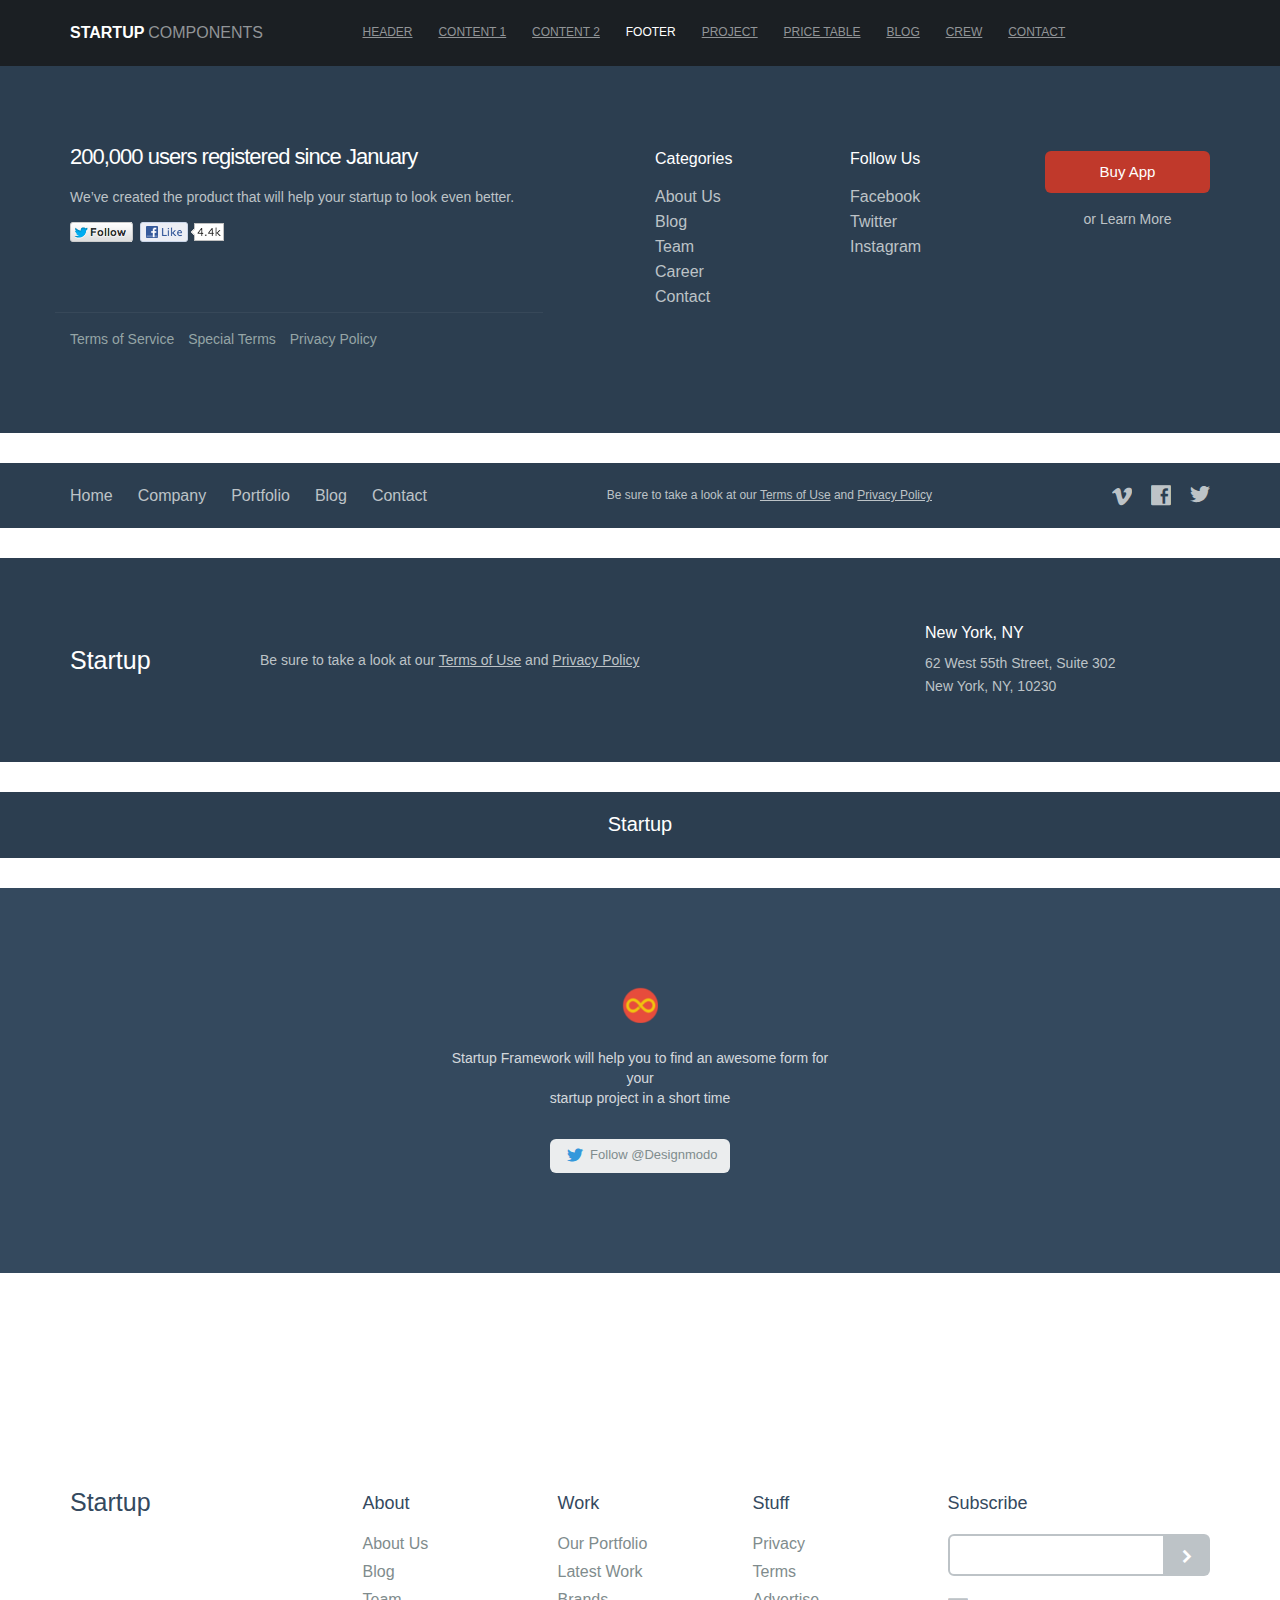
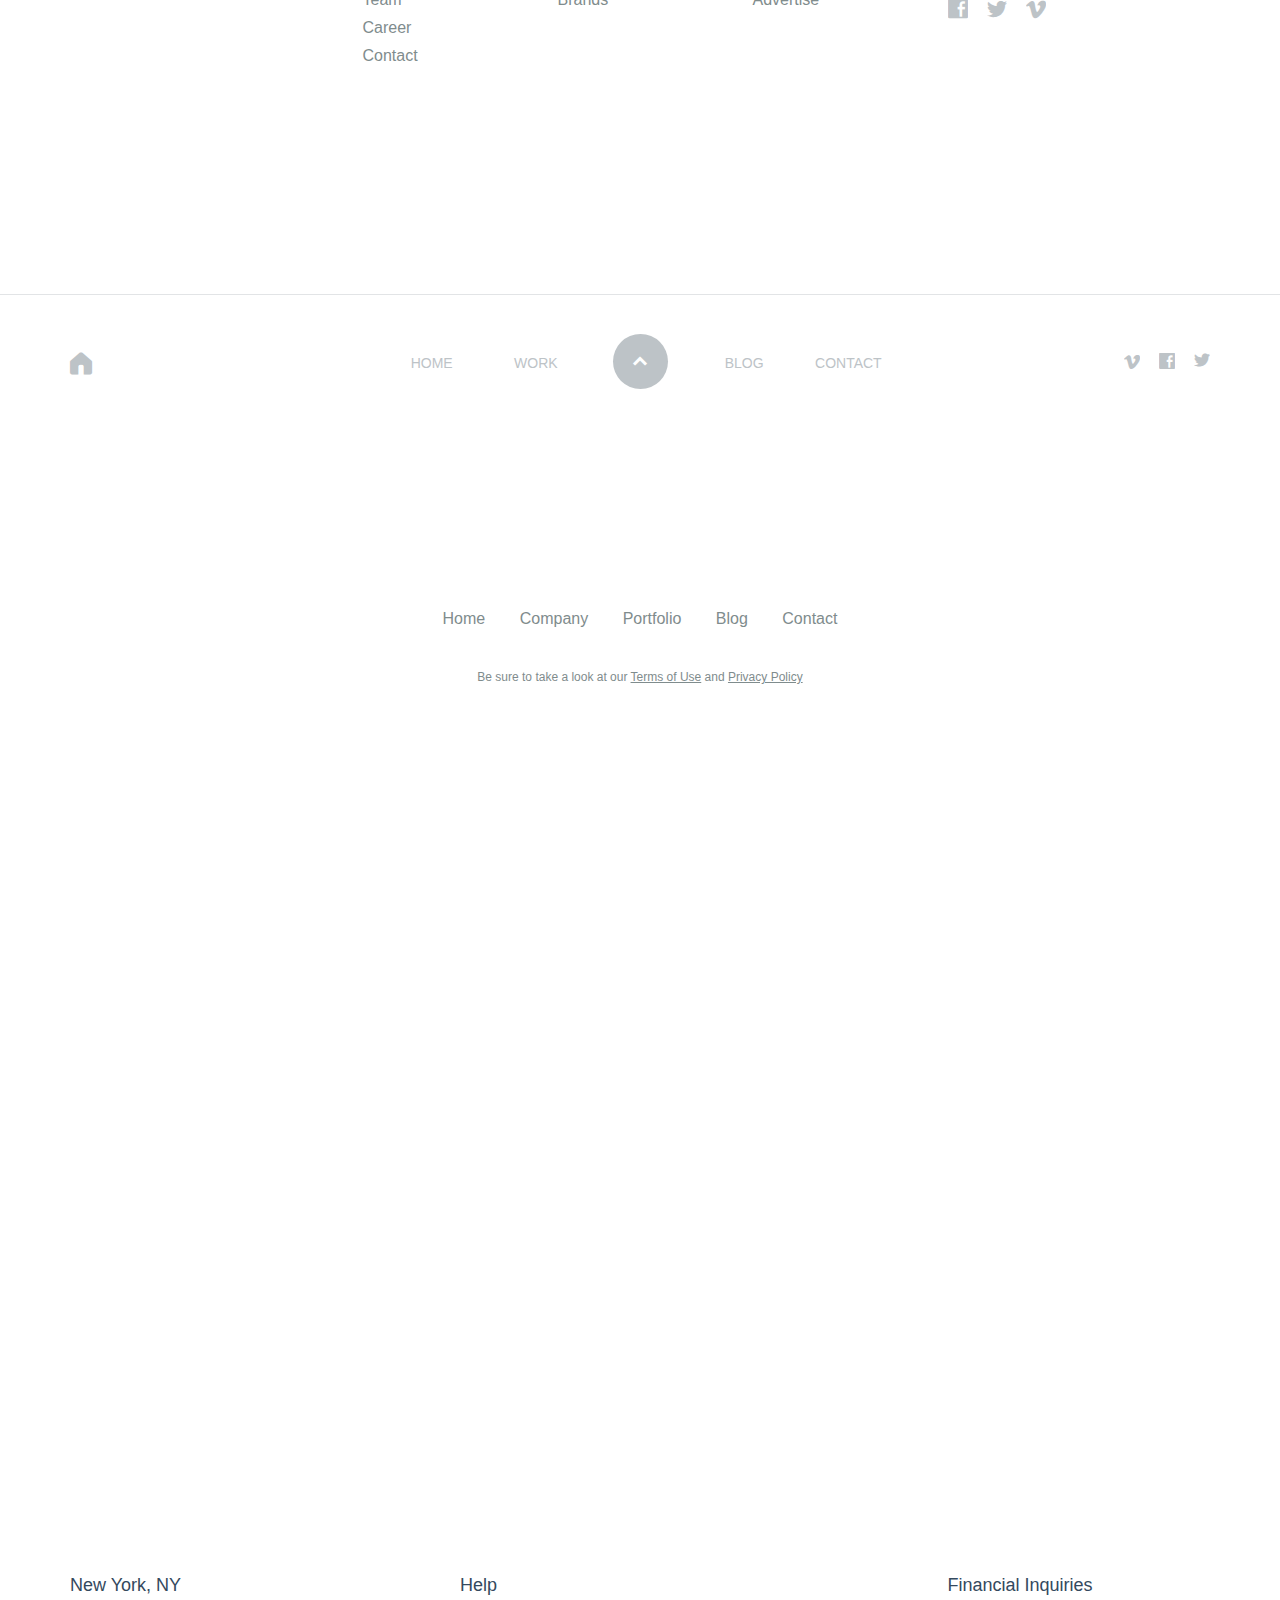
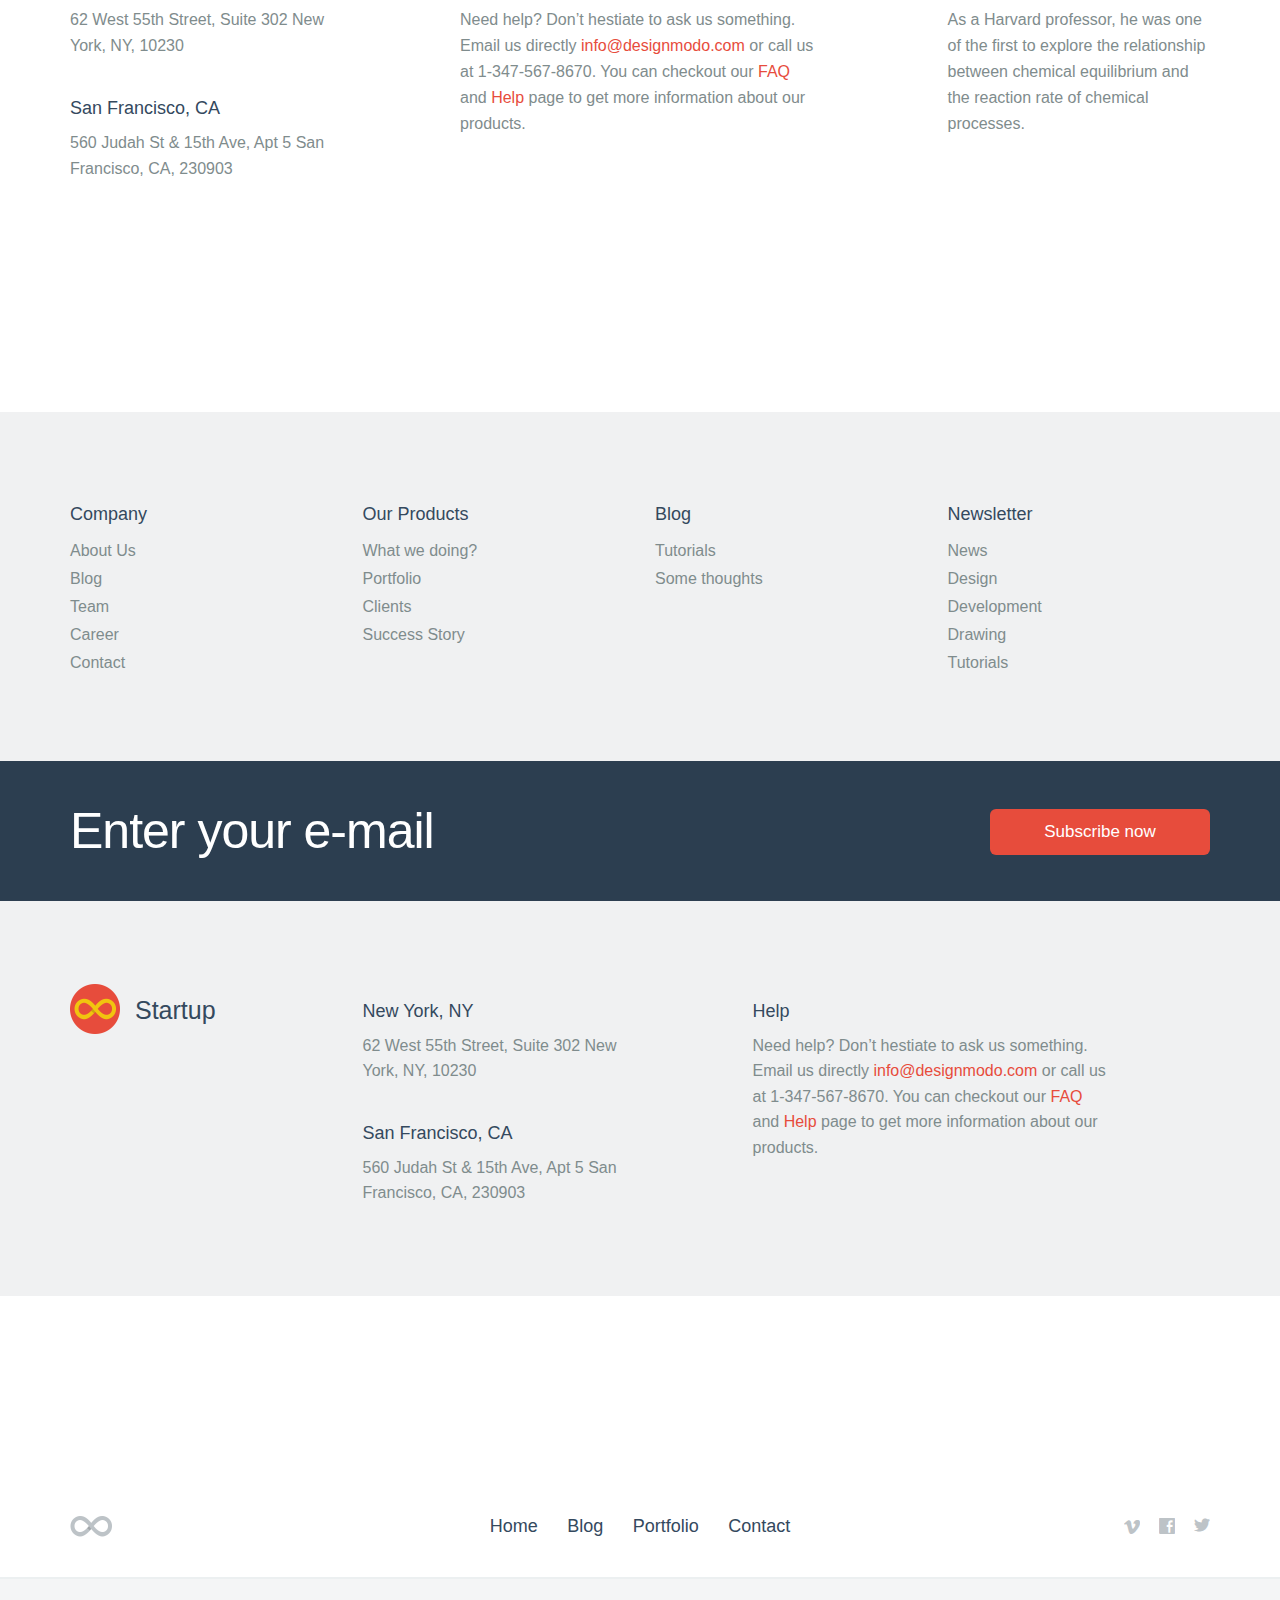
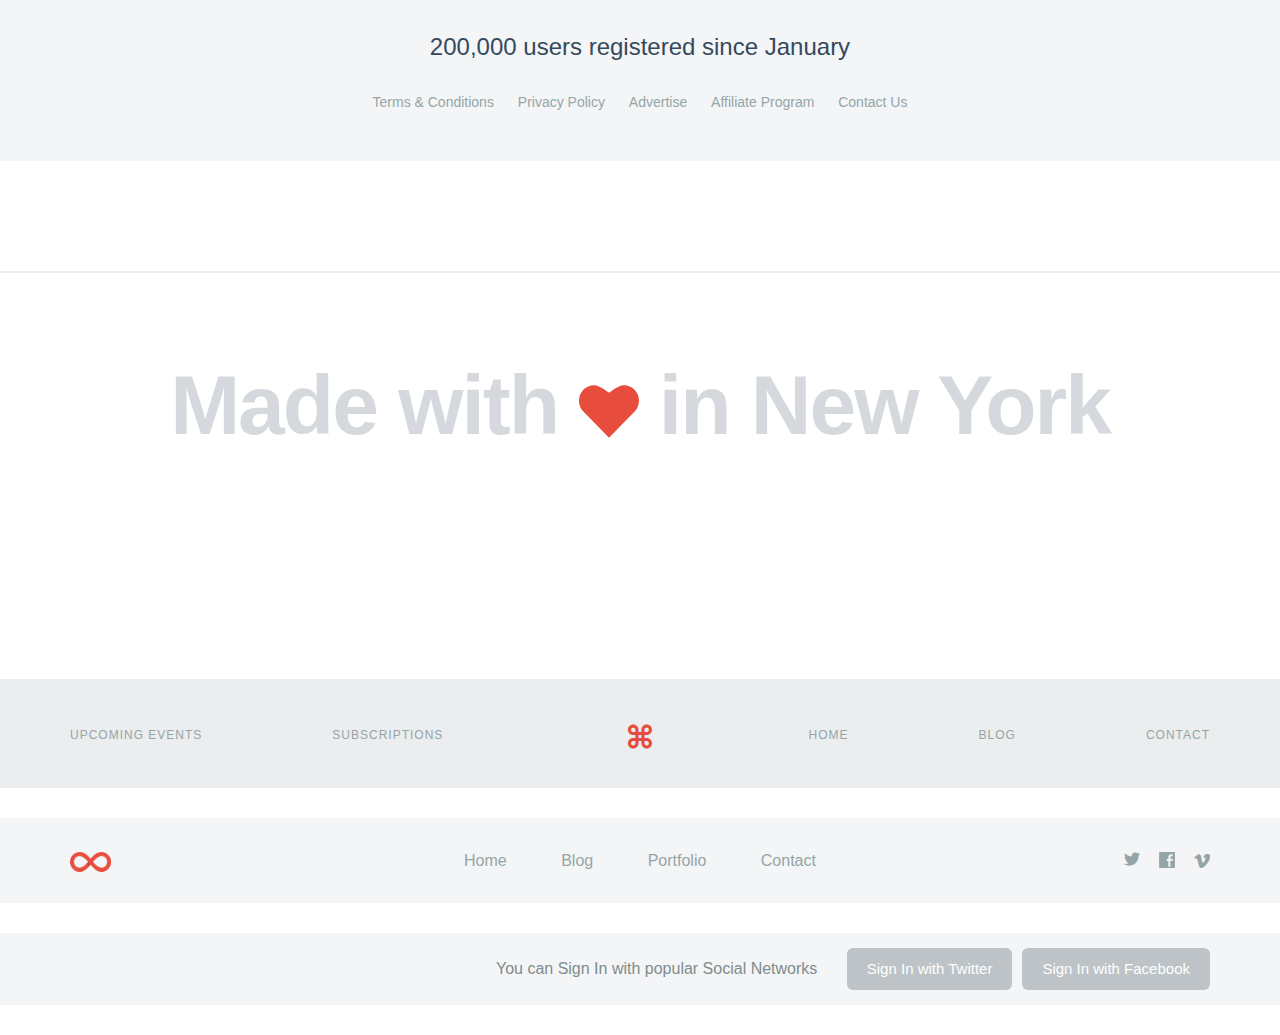
<file: ui-kit/ui-kit-footer/index.html>
<!DOCTYPE html>
<html lang="en">
  <head>
    <meta charset="utf-8">
    <title>Footer</title>
    <meta name="apple-mobile-web-app-capable" content="yes" />
    <meta name="viewport" content="width=device-width, initial-scale=1.0, maximum-scale=1.0, user-scalable=no" />
    <meta name="apple-mobile-web-app-status-bar-style" content="black" />
    <link rel="shortcut icon" href="../../flat-ui/images/favicon.ico">
    <link rel="stylesheet" href="../../flat-ui/bootstrap/css/bootstrap.css">
    <link rel="stylesheet" href="../../flat-ui/css/flat-ui.css">
    <!-- Using only with Flat-UI (free)-->
    <link rel="stylesheet" href="../../common-files/css/icon-font.css">
    <!-- end -->
    <link rel="stylesheet" href="../ui-kit-footer/css/ui-kit-styles.css">
  </head>
  <body>
    <nav class="dockbar navbar-fixed-top" id="header-dockbar">
      <menu class="main-menu">
        <div class="container">
          <div class="row">
            <a href="index.html" class="man-brand col-sm-3">
              <span class="logotype">Startup</span>
              <span class="doc-title">components</span>
            </a>
            <button id="open-close-menu" class="menu-btn btn-inverse"><span class="fui-list"></span>
            </button>
            <dl class="col-sm-8">
              <dd><a href="../ui-kit-header/index.html">header</a>
              </dd>
              <dd><a href="../ui-kit-content/index.html">content 1</a>
              </dd>
              <dd><a href="../ui-kit-content/index2.html">content 2</a>
              </dd>
              <dd><a class="active">footer</a>
              </dd>
              <dd><a href="../ui-kit-projects/index.html">project</a>
              </dd>
              <dd><a href="../ui-kit-price/index.html">price table</a>
              </dd>
              <dd><a href="../ui-kit-blog/index.html">blog</a>
              </dd>
              <dd><a href="../ui-kit-crew/index.html">crew</a>
              </dd>
              <dd><a href="../ui-kit-contacts/index.html">contact</a>
              </dd>
            </dl>
          </div>
        </div>
      </menu>
      <menu class="colapsed-menu">
        <dl>
          <dd><a href="../ui-kit-header/index.html">header</a>
          </dd>
          <dd><a href="../ui-kit-content/index.html">content 1</a>
          </dd>
          <dd><a href="../ui-kit-content/index2.html">content 2</a>
          </dd>
          <dd><a class="active">footer</a>
          </dd>
          <dd><a href="../ui-kit-projects/index.html">project</a>
          </dd>
          <dd><a href="../ui-kit-price/index.html">price table</a>
          </dd>
          <dd><a href="../ui-kit-blog/index.html">blog</a>
          </dd>
          <dd><a href="../ui-kit-crew/index.html">crew</a>
          </dd>
          <dd><a href="../ui-kit-contacts/index.html">contact</a>
          </dd>
        </dl>
      </menu>
    </nav>
    <div class="page-wrapper">
      <!-- footer-1 -->
      <footer class="footer-1 bg-midnight-blue">
        <div class="container">
          <div class="row">
            <div class="col-sm-5">
              <p class="lead"><b>200,000</b> users registered since January</p>
              We’ve created the product that will help your startup to look even better.
              <p class="social-btns">
                <img src="../../common-files/img/content/social-icons.png" alt="">
              </p>
            </div>
            <nav>
              <div class="col-sm-2 col-sm-offset-1">
                <h6>Categories</h6>
                <ul>
                  <li><a href="#">About Us</a>
                  </li>
                  <li><a href="#">Blog</a>
                  </li>
                  <li><a href="#">Team</a>
                  </li>
                  <li><a href="#">Career</a>
                  </li>
                  <li><a href="#">Contact</a>
                  </li>
                </ul>
              </div>
              <div class="col-sm-2">
                <h6>Follow Us</h6>
                <ul>
                  <li><a href="#">Facebook</a>
                  </li>
                  <li><a href="#">Twitter</a>
                  </li>
                  <li><a href="#">Instagram</a>
                  </li>
                </ul>
              </div>
            </nav>
            <div class="col-sm-2 buy-btn">
              <a class="btn btn-danger btn-block" href="#">Buy App</a>
or <a href="#">Learn More</a>
            </div>
          </div>
          <div class="row">
            <div class="col-sm-5 additional-links">
              <a href="#">Terms of Service</a>
              <a href="#">Special Terms</a>
              <a href="#">Privacy Policy</a>
            </div>
          </div>
        </div>
      </footer>
      <div class="delimiter"></div>
      <!-- footer-2 -->
      <footer class="footer-2 bg-midnight-blue">
        <div class="container">
          <nav class="pull-left">
            <ul>
              <li class="active"><a href="#">Home</a>
              </li>
              <li><a href="#">Company</a>
              </li>
              <li><a href="#">Portfolio</a>
              </li>
              <li><a href="#">Blog</a>
              </li>
              <li><a href="#">Contact</a>
              </li>
            </ul>
          </nav>
          <div class="social-btns pull-right">
            <a href="#">
              <div class="fui-vimeo"></div>
              <div class="fui-vimeo"></div>
            </a>
            <a href="#">
              <div class="fui-facebook"></div>
              <div class="fui-facebook"></div>
            </a>
            <a href="#">
              <div class="fui-twitter"></div>
              <div class="fui-twitter"></div>
            </a>
          </div>
          <div class="additional-links">
            Be sure to take a look at our <a href="#">Terms of Use</a> and <a href="#">Privacy Policy</a>
          </div>
        </div>
      </footer>
      <div class="delimiter"></div>
      <!-- footer-3 -->
      <footer class="footer-3">
        <div class="container">
          <div class="row v-center">
            <div class="col-sm-2">
              <a class="brand" href="#">Startup</a>
            </div>
            <div class="col-sm-7">
              <div class="additional-links">
                Be sure to take a look at our <a href="#">Terms of Use</a> and <a href="#">Privacy Policy</a>
              </div>
            </div>
            <div class="col-sm-3">
              <h6>New York, NY</h6>
              <div class="address">
                62 West 55th Street, Suite 302
                <br>New York, NY, 10230
              </div>
            </div>
          </div>
        </div>
      </footer>
      <div class="delimiter"></div>
      <!-- footer-4 -->
      <footer class="footer-4 bg-midnight-blue">
        <div class="container">
          <a class="brand" href="#">Startup</a>
        </div>
      </footer>
      <div class="delimiter"></div>
      <!-- footer-5 -->
      <footer class="footer-5 bg-wet-asphalt">
        <div class="container">
          <a class="brand" href="#">
            <img src="../../common-files/icons/Infinity-Loop@2x.png" width="35" height="35" alt="">
          </a>
          <div class="row">
            <div class="col-sm-6 col-sm-offset-3">
              <div class="text">Startup Framework will help you to find an awesome form for your
                <br/>startup project in a short time</div>
            </div>
          </div>
          <a class="btn btn-small" href="#"><span class="fui-twitter"> </span> Follow @Designmodo</a>
        </div>
      </footer>
      <div class="delimiter-big"></div>
      <!-- footer-6 -->
      <footer class="footer-6">
        <div class="container">
          <div class="row">
            <div class="col-sm-3">
              <div><a class="brand" href="#">Startup</a>
              </div>
            </div>
            <nav>
              <div class="col-sm-2">
                <h6>About</h6>
                <ul>
                  <li><a href="#">About Us</a>
                  </li>
                  <li><a href="#">Blog</a>
                  </li>
                  <li><a href="#">Team</a>
                  </li>
                  <li><a href="#">Career</a>
                  </li>
                  <li><a href="#">Contact</a>
                  </li>
                </ul>
              </div>
              <div class="col-sm-2">
                <h6>Work</h6>
                <ul>
                  <li><a href="#">Our Portfolio</a>
                  </li>
                  <li><a href="#">Latest Work</a>
                  </li>
                  <li><a href="#">Brands</a>
                  </li>
                </ul>
              </div>
              <div class="col-sm-2">
                <h6>Stuff</h6>
                <ul>
                  <li><a href="#">Privacy</a>
                  </li>
                  <li><a href="#">Terms</a>
                  </li>
                  <li><a href="#">Advertise</a>
                  </li>
                </ul>
              </div>
            </nav>
            <div class="col-sm-3">
              <h6>Subscribe</h6>
              <div class="input-group">
                <input type="text" class="form-control">
                <span class="input-group-btn">
                        <button class="btn" type="button">
                            <span class="fui-arrow-right"> </span>
                </button>
                </span>
              </div>
              <div class="social-btns">
                <a href="#">
                  <div class="fui-facebook"></div>
                  <div class="fui-facebook"></div>
                </a>
                <a href="#">
                  <div class="fui-twitter"></div>
                  <div class="fui-twitter"></div>
                </a>
                <a href="#">
                  <div class="fui-vimeo"></div>
                  <div class="fui-vimeo"></div>
                </a>
              </div>
            </div>
          </div>
        </div>
      </footer>
      <!-- footer-7 -->
      <footer class="footer-7 ">
        <div class="container">
          <a href="#"><span class="fui-home"> </span></a>
          <nav>
            <ul>
              <li><a href="#">HOME</a>
              </li>
              <li><a href="#">WORK</a>
              </li>
              <li class="scroll-btn">
                <a href="#" class="scroll-top fui-arrow-up"></a>
              </li>
              <li><a href="#">BLOG</a>
              </li>
              <li><a href="#">CONTACT</a>
              </li>
            </ul>
          </nav>
          <div class="social-btns">
            <a href="#">
              <div class="fui-vimeo"></div>
              <div class="fui-vimeo"></div>
            </a>
            <a href="#">
              <div class="fui-facebook"></div>
              <div class="fui-facebook"></div>
            </a>
            <a href="#">
              <div class="fui-twitter"></div>
              <div class="fui-twitter"></div>
            </a>
          </div>
        </div>
      </footer>
      <!-- footer-8 -->
      <footer class="footer-8">
        <div class="container">
          <nav>
            <ul>
              <li class="active"><a href="#">Home</a>
              </li>
              <li><a href="#">Company</a>
              </li>
              <li><a href="#">Portfolio</a>
              </li>
              <li><a href="#">Blog</a>
              </li>
              <li><a href="#">Contact</a>
              </li>
            </ul>
          </nav>
          <div class="additional-links">
            Be sure to take a look at our <a href="#">Terms of Use</a> and <a href="#">Privacy Policy</a>
          </div>
        </div>
      </footer>
      <div class="delimiter-big"></div>
      <!-- footer-9 -->
      <section class="footer-9-map">
        <iframe width="100%" height="100%" frameborder="0" scrolling="no" marginheight="0" marginwidth="0" src="https://maps.google.com/?ie=UTF8&amp;t=m&amp;ll=40.714353,-74.005973&amp;spn=0.04554,0.072956&amp;z=12&amp;output=embed"></iframe>
      </section>
      <footer class="footer-9 v-center">
        <div>
          <div class="container">
            <div class="row">
              <div class="col-sm-3">
                <div class="box box-first">
                  <h6>New York, NY</h6>
                  <p>62 West 55th Street, Suite 302 New York, NY, 10230</p>
                </div>
                <br class="hidden-xs">
                <div class="box">
                  <h6>San Francisco, CA</h6>
                  <p>560 Judah St &amp; 15th Ave, Apt 5 San Francisco, CA, 230903</p>
                </div>
              </div>
              <div class="col-sm-4 col-sm-offset-1 box">
                <h6>Help</h6>
                <p>Need help? Don’t hestiate to ask us something. Email us directly <a href="#">info@designmodo.com</a> or call us at 1-347-567-8670. You can checkout our <a href="#">FAQ</a> and <a href="#">Help</a> page to get more information about our products.</p>
              </div>
              <div class="col-sm-3 col-sm-offset-1 box">
                <h6>Financial Inquiries</h6>
                <p>As a Harvard professor, he was one of the first to explore the relationship between chemical equilibrium and the reaction rate of chemical processes.</p>
              </div>
            </div>
          </div>
        </div>
      </footer>
      <div class="delimiter-big"></div>
      <!-- footer-10 -->
      <footer class="footer-10">
        <div class="container">
          <div class="row">
            <div class="col-sm-2">
              <nav>
                <h6>Company</h6>
                <ul>
                  <li><a href="#">About Us</a>
                  </li>
                  <li><a href="#">Blog</a>
                  </li>
                  <li><a href="#">Team</a>
                  </li>
                  <li><a href="#">Career</a>
                  </li>
                  <li><a href="#">Contact</a>
                  </li>
                </ul>
              </nav>
            </div>
            <div class="col-sm-2 col-sm-offset-1">
              <nav>
                <h6>Our Products</h6>
                <ul>
                  <li><a href="#">What we doing?</a>
                  </li>
                  <li><a href="#">Portfolio</a>
                  </li>
                  <li><a href="#">Clients</a>
                  </li>
                  <li><a href="#">Success Story</a>
                  </li>
                </ul>
              </nav>
            </div>
            <div class="col-sm-2 col-sm-offset-1">
              <nav>
                <h6>Blog</h6>
                <ul>
                  <li><a href="#">Tutorials</a>
                  </li>
                  <li><a href="#">Some thoughts</a>
                  </li>
                </ul>
              </nav>
            </div>
            <div class="col-sm-2 col-sm-offset-1">
              <nav>
                <h6>Newsletter</h6>
                <ul>
                  <li><a href="#">News</a>
                  </li>
                  <li><a href="#">Design</a>
                  </li>
                  <li><a href="#">Development</a>
                  </li>
                  <li><a href="#">Drawing</a>
                  </li>
                  <li><a href="#">Tutorials</a>
                  </li>
                </ul>
              </nav>
            </div>
          </div>
        </div>
        <div class="subscribe-form bg-midnight-blue">
          <form>
            <div class="container">
              <div class="row">
                <div class="col-sm-8">
                  <input type="text" placeholder="Enter your e-mail" spellcheck="false">
                </div>
                <div class="col-sm-4">
                  <button class="btn btn-large btn-danger" type="submit">Subscribe now</button>
                </div>
              </div>
            </div>
          </form>
        </div>
        <div class="container">
          <div class="row">
            <div class="col-sm-3">
              <a class="brand" href="#">
                <img src="../../common-files/icons/Infinity-Loop@2x.png" width="50" height="50" alt="">Startup
              </a>
            </div>
            <div class="col-sm-3">
              <div class="box box-first">
                <h6>New York, NY</h6>
                <p>62 West 55th Street, Suite 302 New York, NY, 10230</p>
              </div>
              <br class="hidden-xs">
              <div class="box">
                <h6>San Francisco, CA</h6>
                <p>560 Judah St &amp; 15th Ave, Apt 5 San Francisco, CA, 230903</p>
              </div>
            </div>
            <div class="col-sm-4 col-sm-offset-1 box">
              <h6>Help</h6>
              <p>Need help? Don’t hestiate to ask us something. Email us directly
                <a href="#">info@designmodo.com</a> or call us at 1-347-567-8670. You can checkout our <a href="#">FAQ</a> and <a href="#">Help</a>
page to get more information about our products.
              </p>
            </div>
          </div>
        </div>
      </footer>
      <div class="delimiter-big"></div>
      <!-- footer-11 -->
      <footer class="footer-11">
        <div class="container">
          <a class="brand" href="#">
            <img src="../../common-files/icons/infinity-bw@2x.png" width="42" height="21" alt="">
          </a>
          <nav>
            <ul>
              <li><a href="#">Home</a>
              </li>
              <li><a href="#">Blog</a>
              </li>
              <li><a href="#">Portfolio</a>
              </li>
              <li><a href="#">Contact</a>
              </li>
            </ul>
          </nav>
          <div class="social-btns">
            <a href="#">
              <div class="fui-vimeo"></div>
              <div class="fui-vimeo"></div>
            </a>
            <a href="#">
              <div class="fui-facebook"></div>
              <div class="fui-facebook"></div>
            </a>
            <a href="#">
              <div class="fui-twitter"></div>
              <div class="fui-twitter"></div>
            </a>
          </div>
        </div>
        <div class="additional-links">
          <div class="container">
            <p class="lead"><b>200,000</b> users registered since January</p>
            <a href="#">Terms &amp; Conditions</a>
            <a href="#">Privacy Policy</a>
            <a href="#">Advertise</a>
            <a href="#">Affiliate Program</a>
            <a href="#">Contact Us</a>
          </div>
        </div>
      </footer>
      <!-- footer-12 -->
      <footer class="footer-12">
        <div class="container">
          Made with <span class="fui-heart"> </span> in New York
        </div>
      </footer>
      <div class="delimiter-big"></div>
      <!-- footer-13 -->
      <footer class="footer-13">
        <div class="container">
          <nav class="pull-left">
            <ul>
              <li><a href="#">UPCOMING EVENTS</a>
              </li>
              <li><a href="#">SUBSCRIPTIONS</a>
              </li>
            </ul>
          </nav>
          <span class="fui-cmd"> </span>
          <nav class="pull-right">
            <ul>
              <li><a href="#">HOME</a>
              </li>
              <li><a href="#">BLOG</a>
              </li>
              <li><a href="#">CONTACT</a>
              </li>
            </ul>
          </nav>
        </div>
      </footer>
      <div class="delimiter"></div>
      <!-- footer-14 -->
      <footer class="footer-14">
        <div class="container">
          <a class="brand" href="#">
            <img src="../../common-files/icons/logo-red@2x.png" width="41" height="21" alt="">
          </a>
          <nav>
            <ul>
              <li class="active"><a href="#">Home</a>
              </li>
              <li><a href="#">Blog</a>
              </li>
              <li><a href="#">Portfolio</a>
              </li>
              <li><a href="#">Contact</a>
              </li>
            </ul>
          </nav>
          <div class="social-btns">
            <a href="#">
              <div class="fui-twitter"></div>
              <div class="fui-twitter"></div>
            </a>
            <a href="#">
              <div class="fui-facebook"></div>
              <div class="fui-facebook"></div>
            </a>
            <a href="#">
              <div class="fui-vimeo"></div>
              <div class="fui-vimeo"></div>
            </a>
          </div>
        </div>
      </footer>
      <div class="delimiter"></div>
      <!-- footer-15 -->
      <footer class="footer-15">
        <div class="container">
          <span>You can Sign In with popular Social Networks</span>
          <div class="btns">
            <a href="#" class="btn btn-default">Sign In with Twitter</a><a href="#" class="btn btn-default">Sign In with Facebook</a>
          </div>
        </div>
      </footer>
      <div class="delimiter"></div>
    </div>
    <!-- Placed at the end of the document so the pages load faster -->
    <script src="../../common-files/js/jquery-1.10.2.min.js"></script>
    <script src="../../flat-ui/js/bootstrap.min.js"></script>
    <script src="../../common-files/js/jquery.scrollTo-1.4.3.1-min.js"></script>
    <script src="../../common-files/js/jquery.parallax.min.js"></script>
    <script src="../../common-files/js/easing.min.js"></script>
    <script src="../../common-files/js/jquery.svg.js"></script>
    <script src="../../common-files/js/jquery.svganim.js"></script>
    <script src="../../common-files/js/startup-kit.js"></script>
  </body>
</html>
</file>
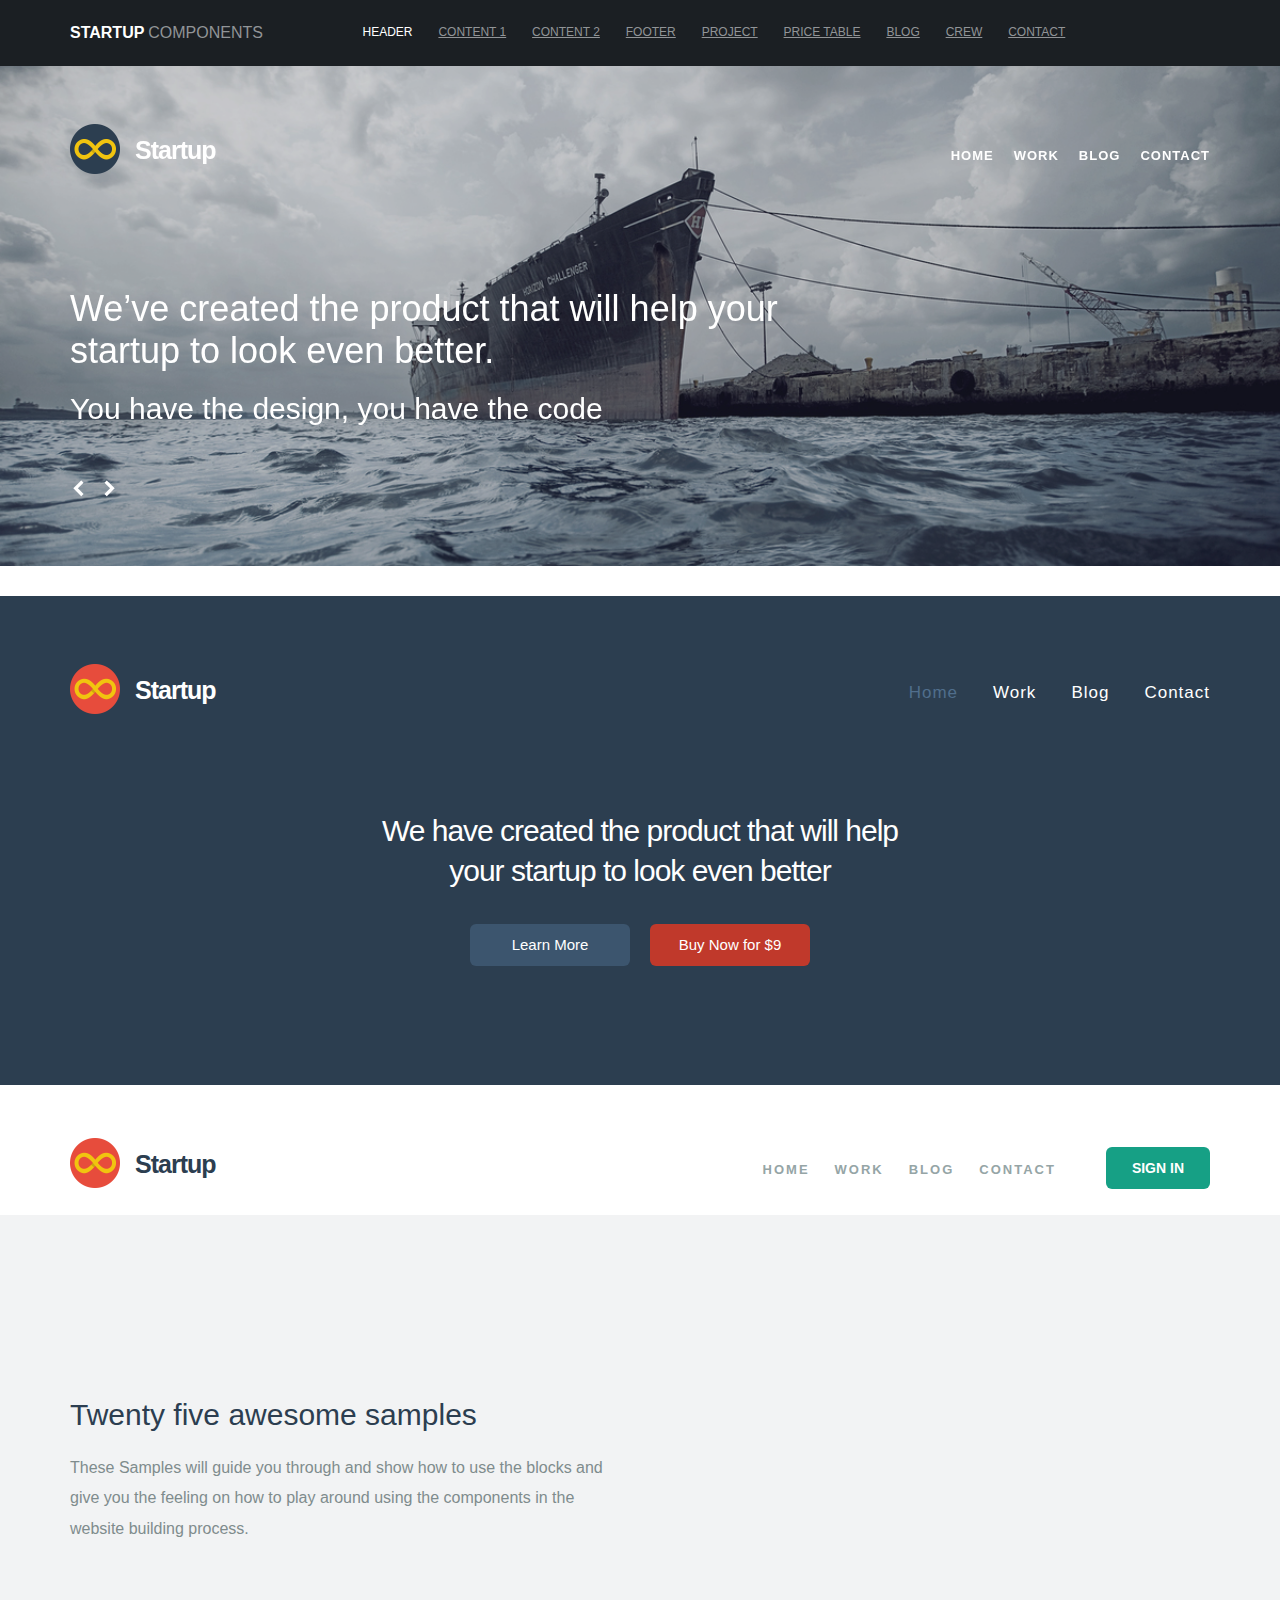
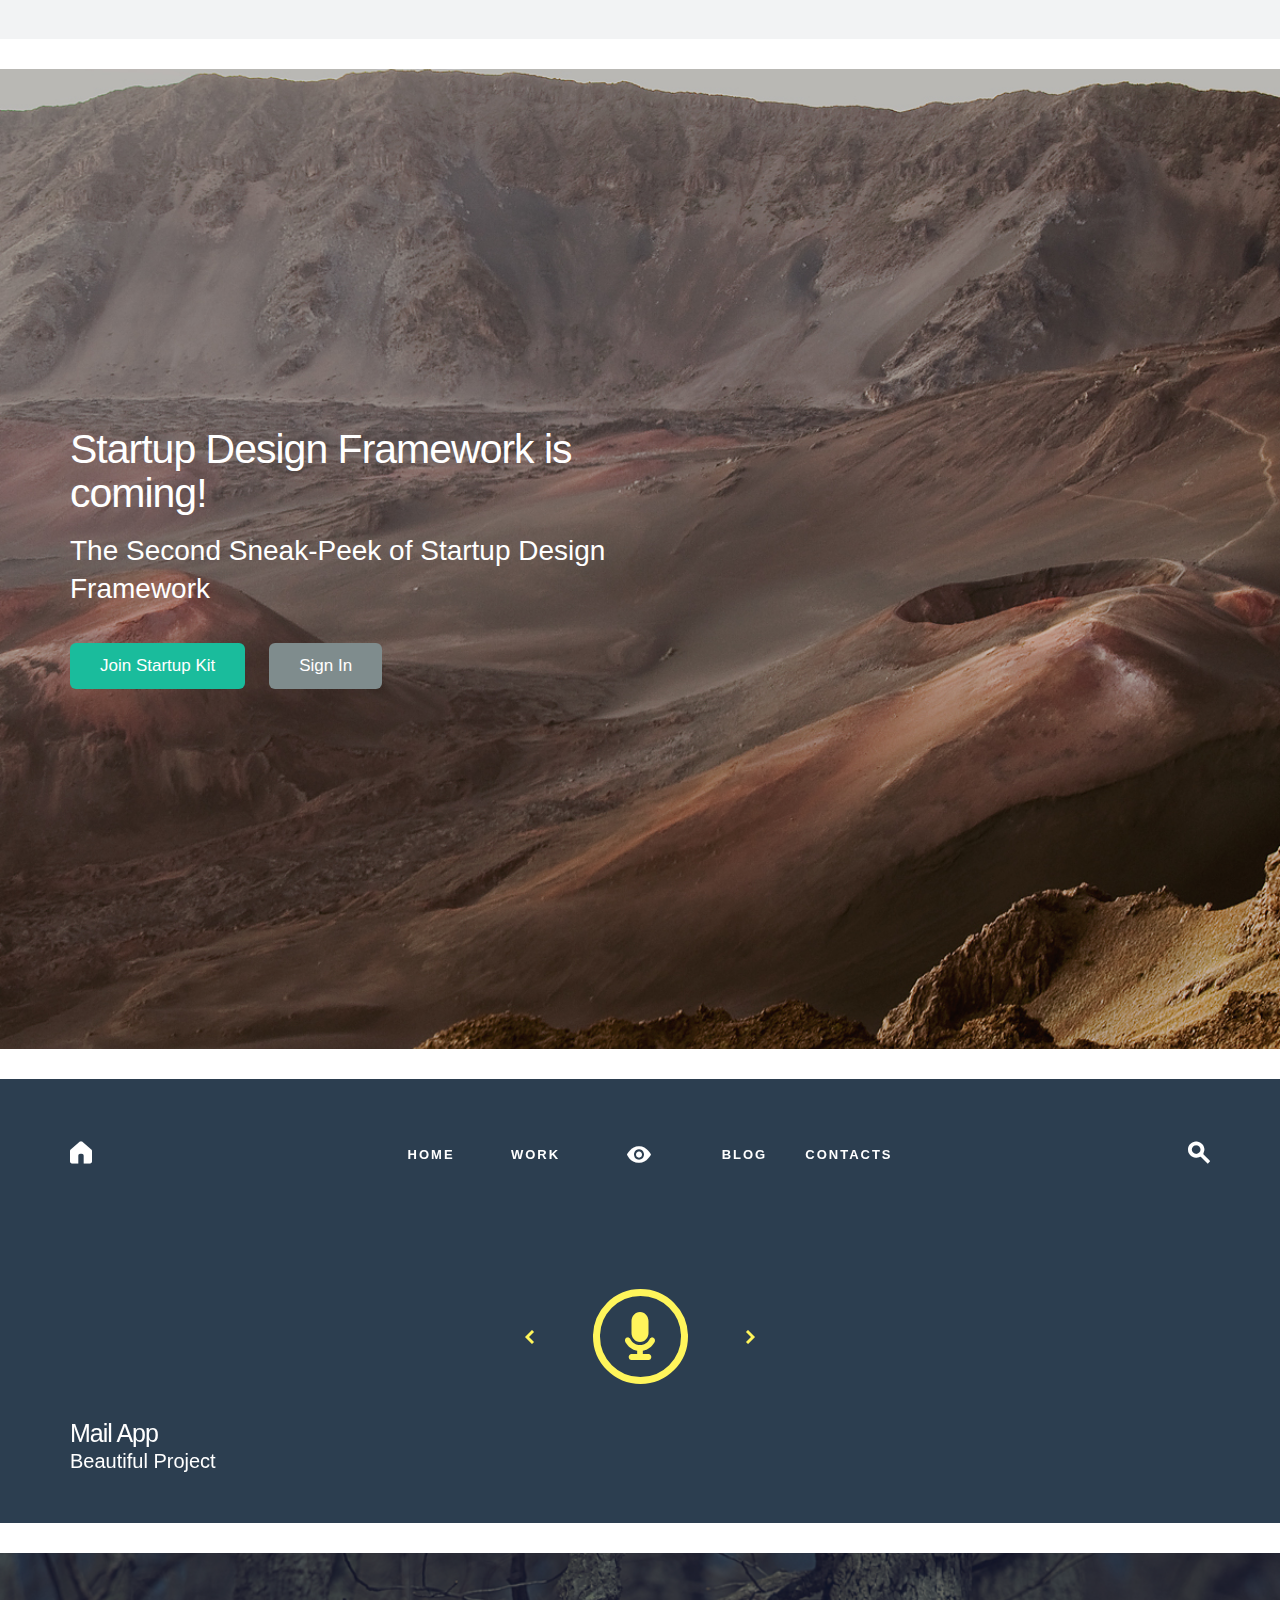
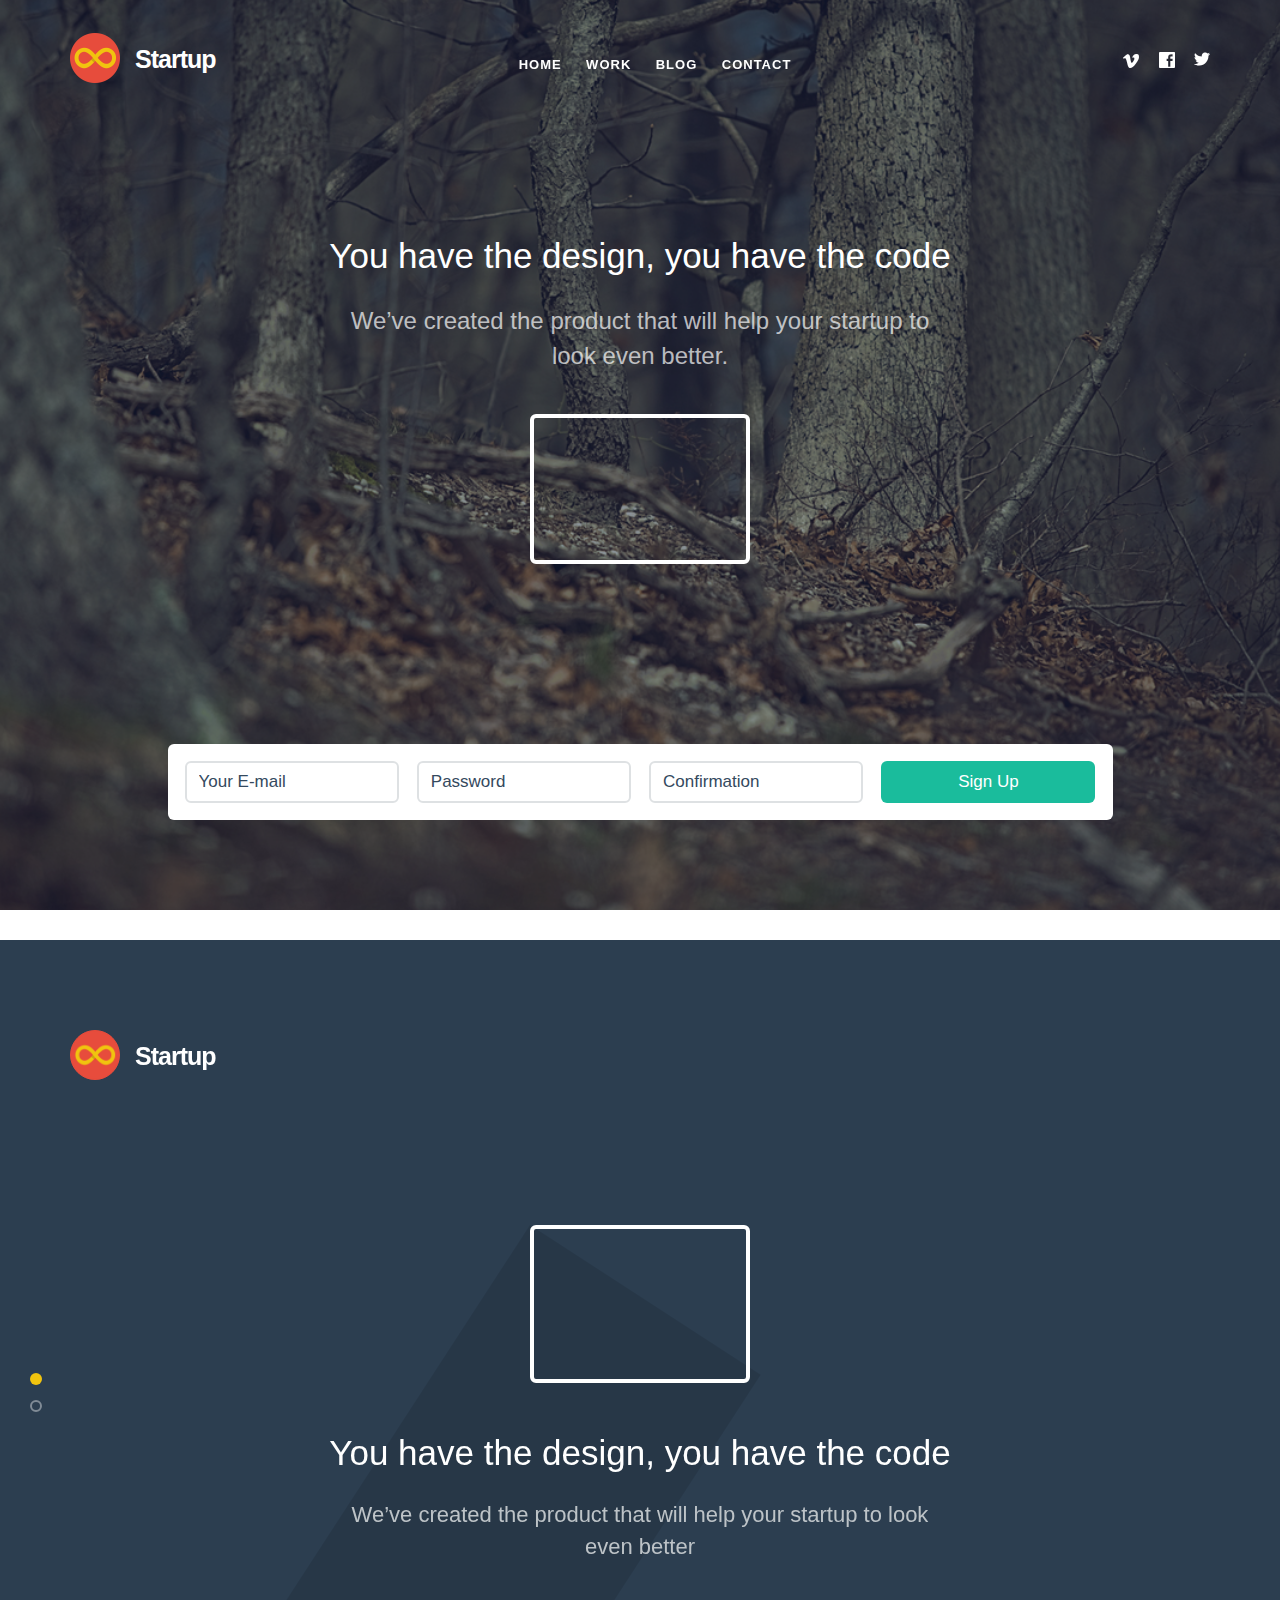
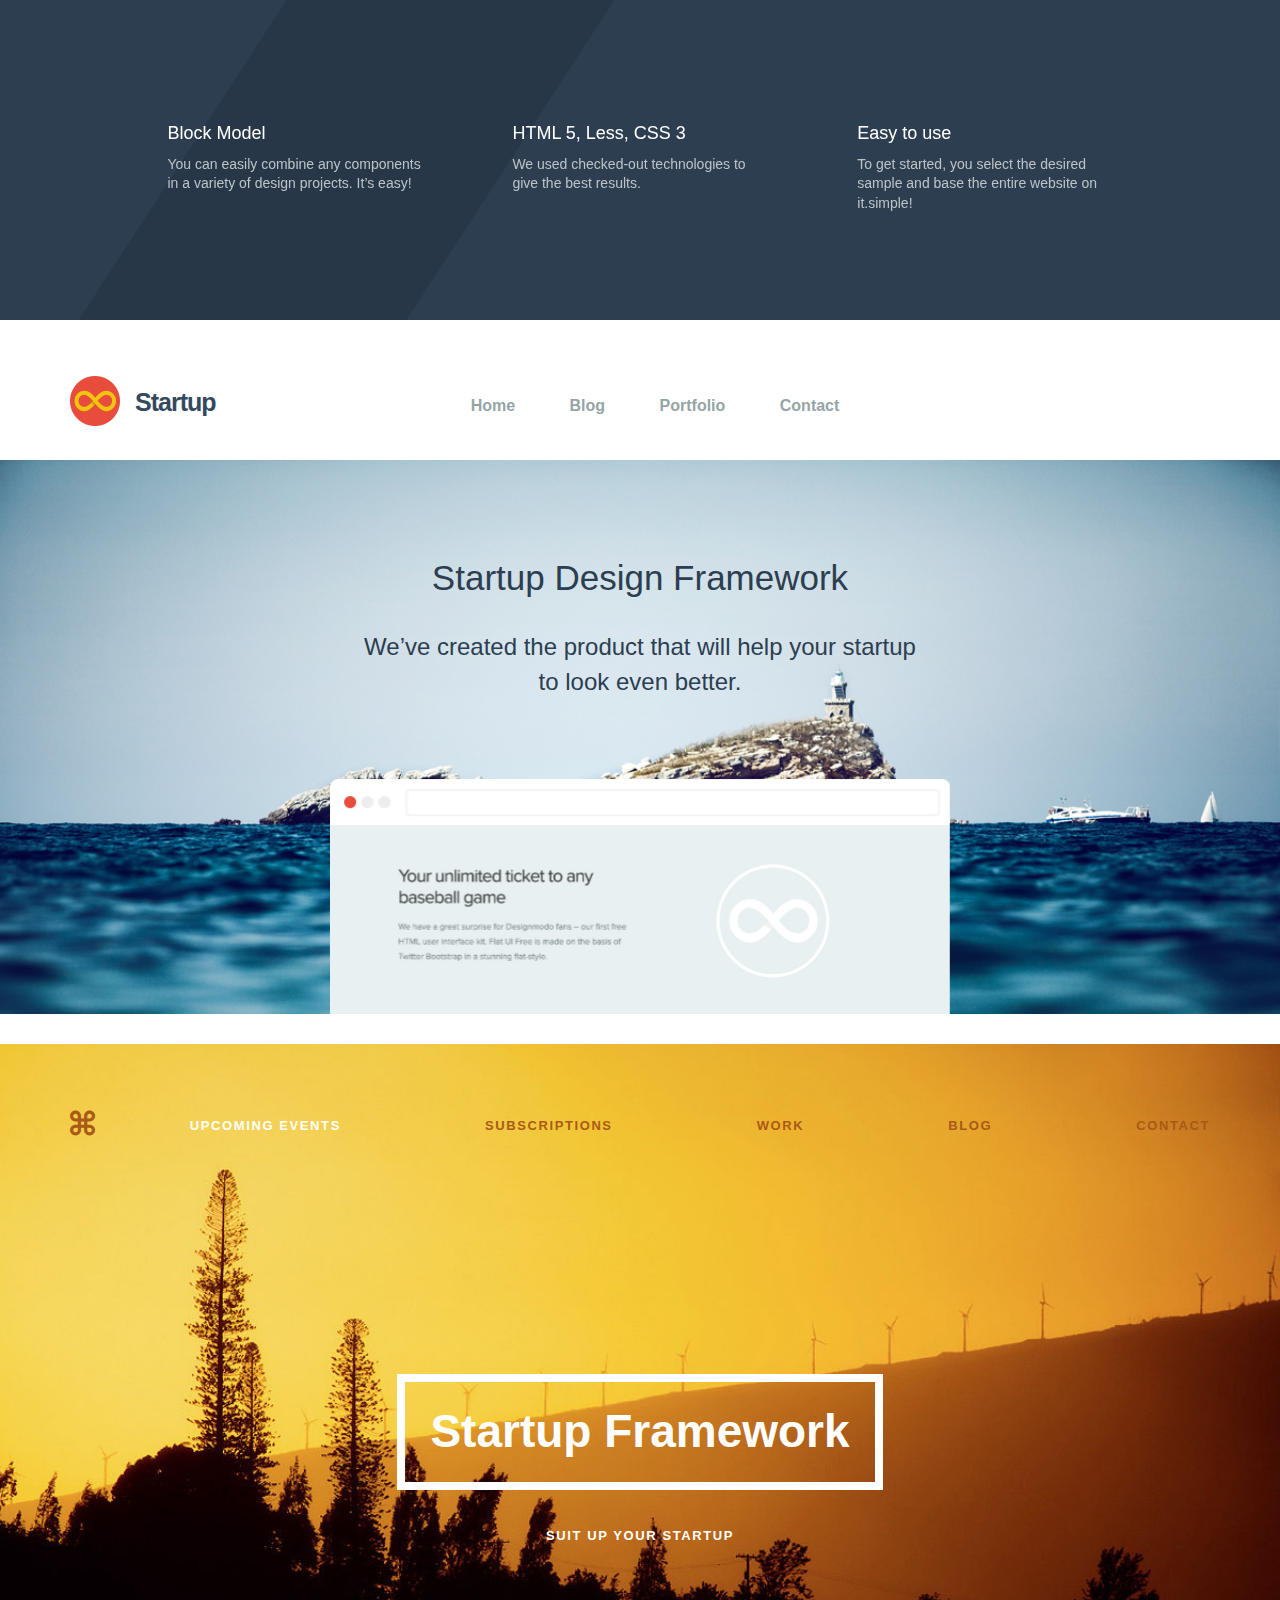
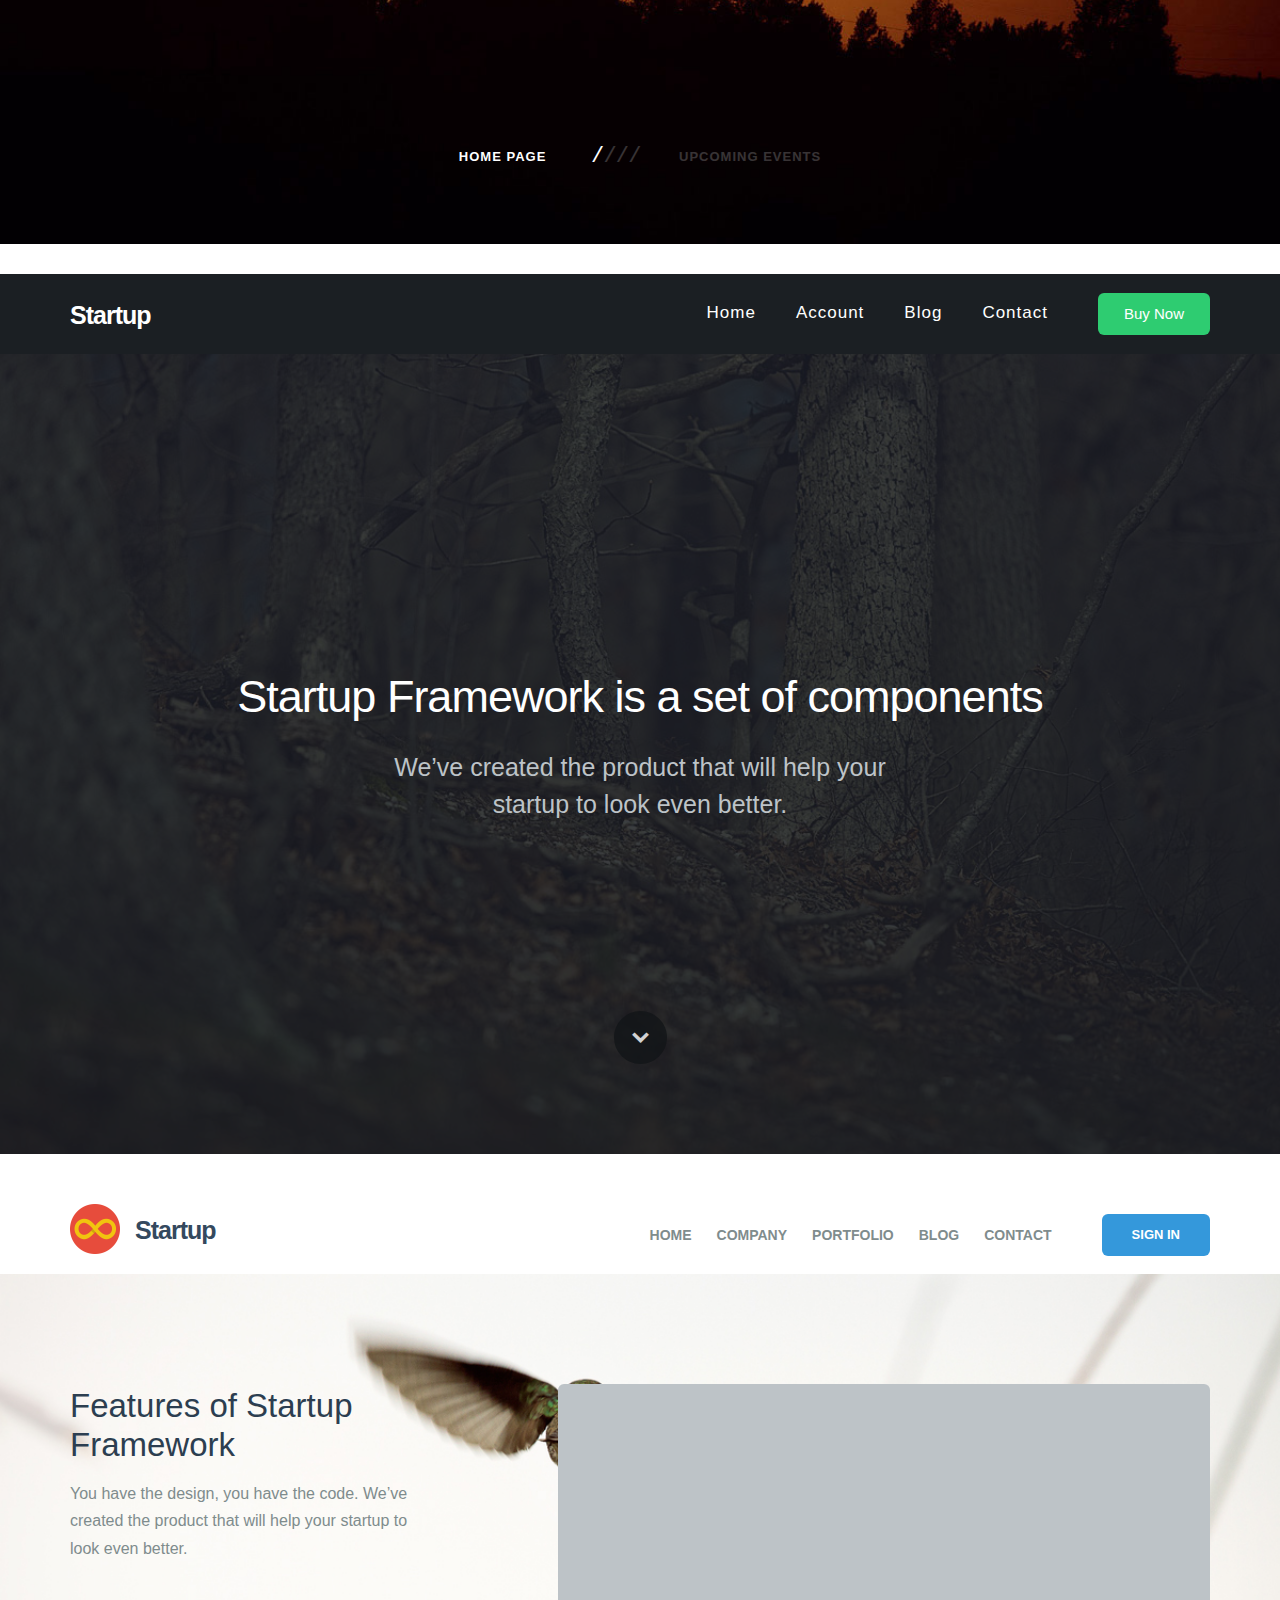
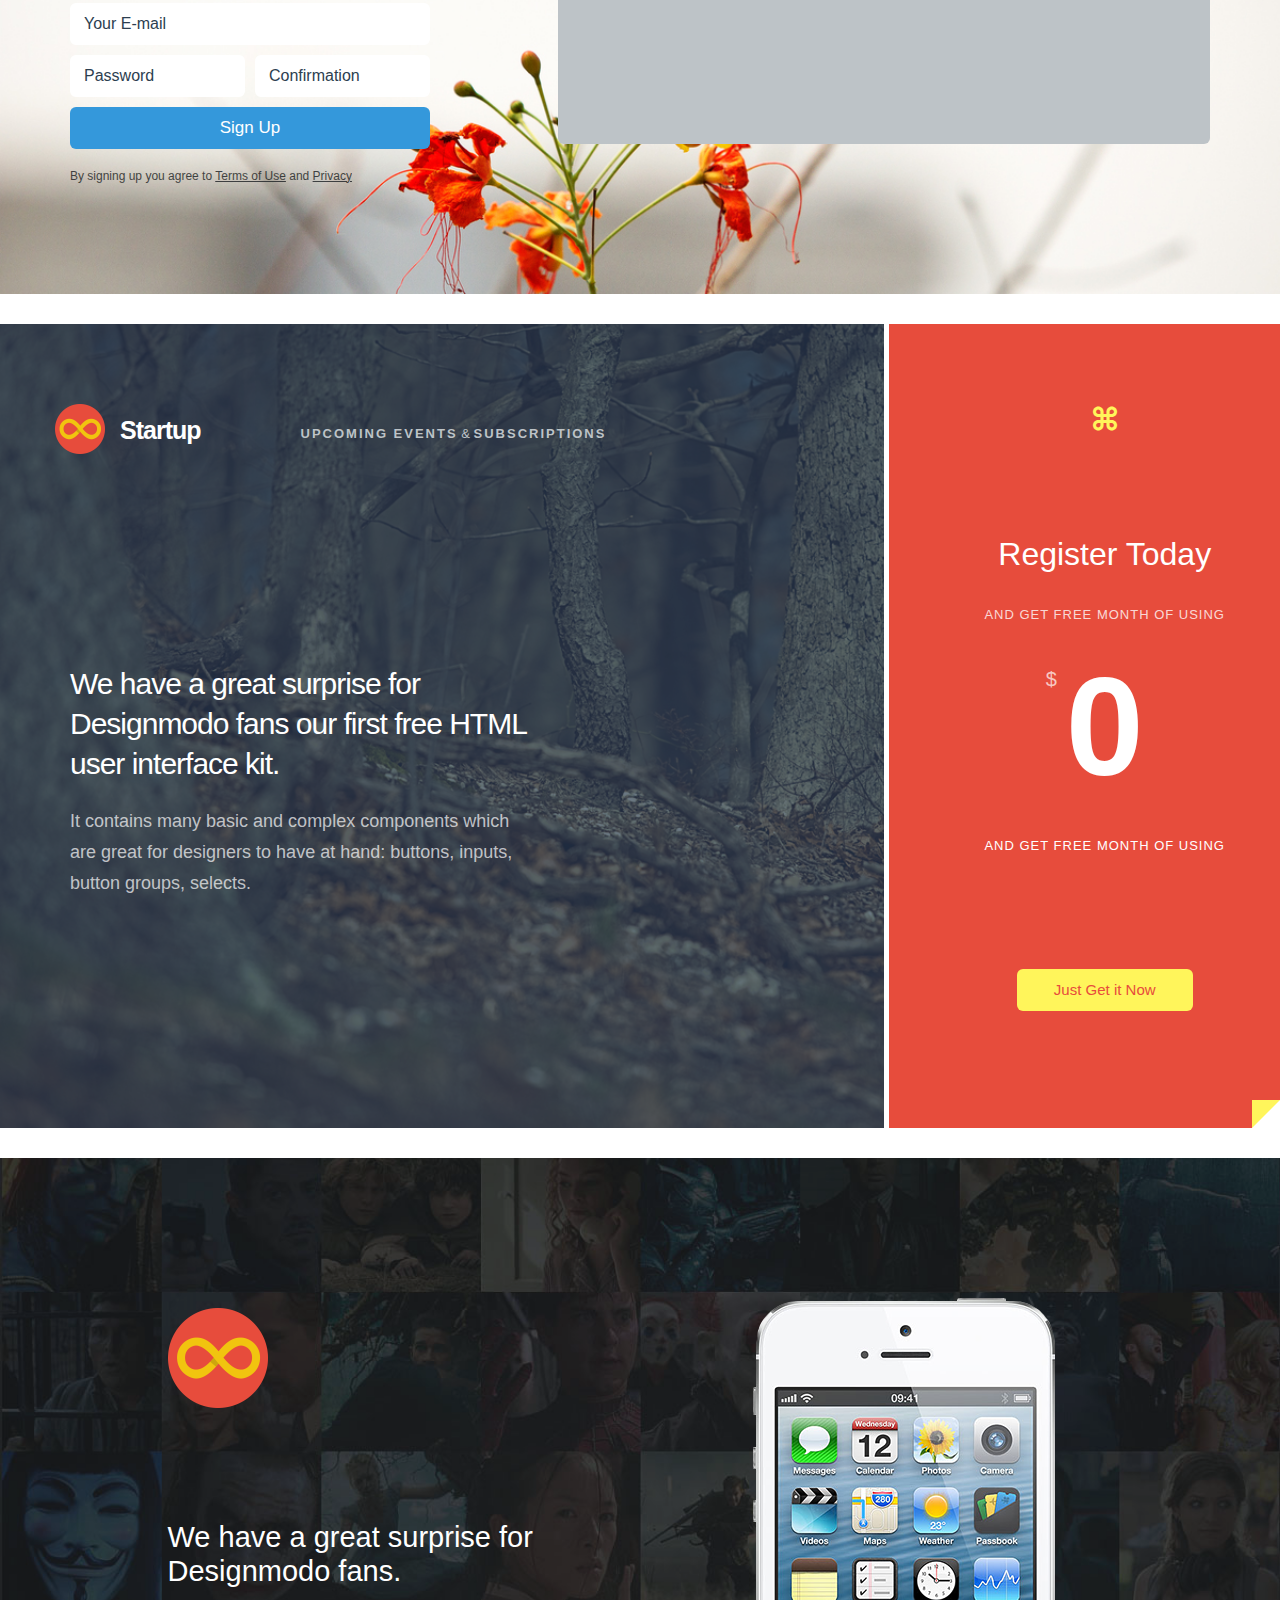
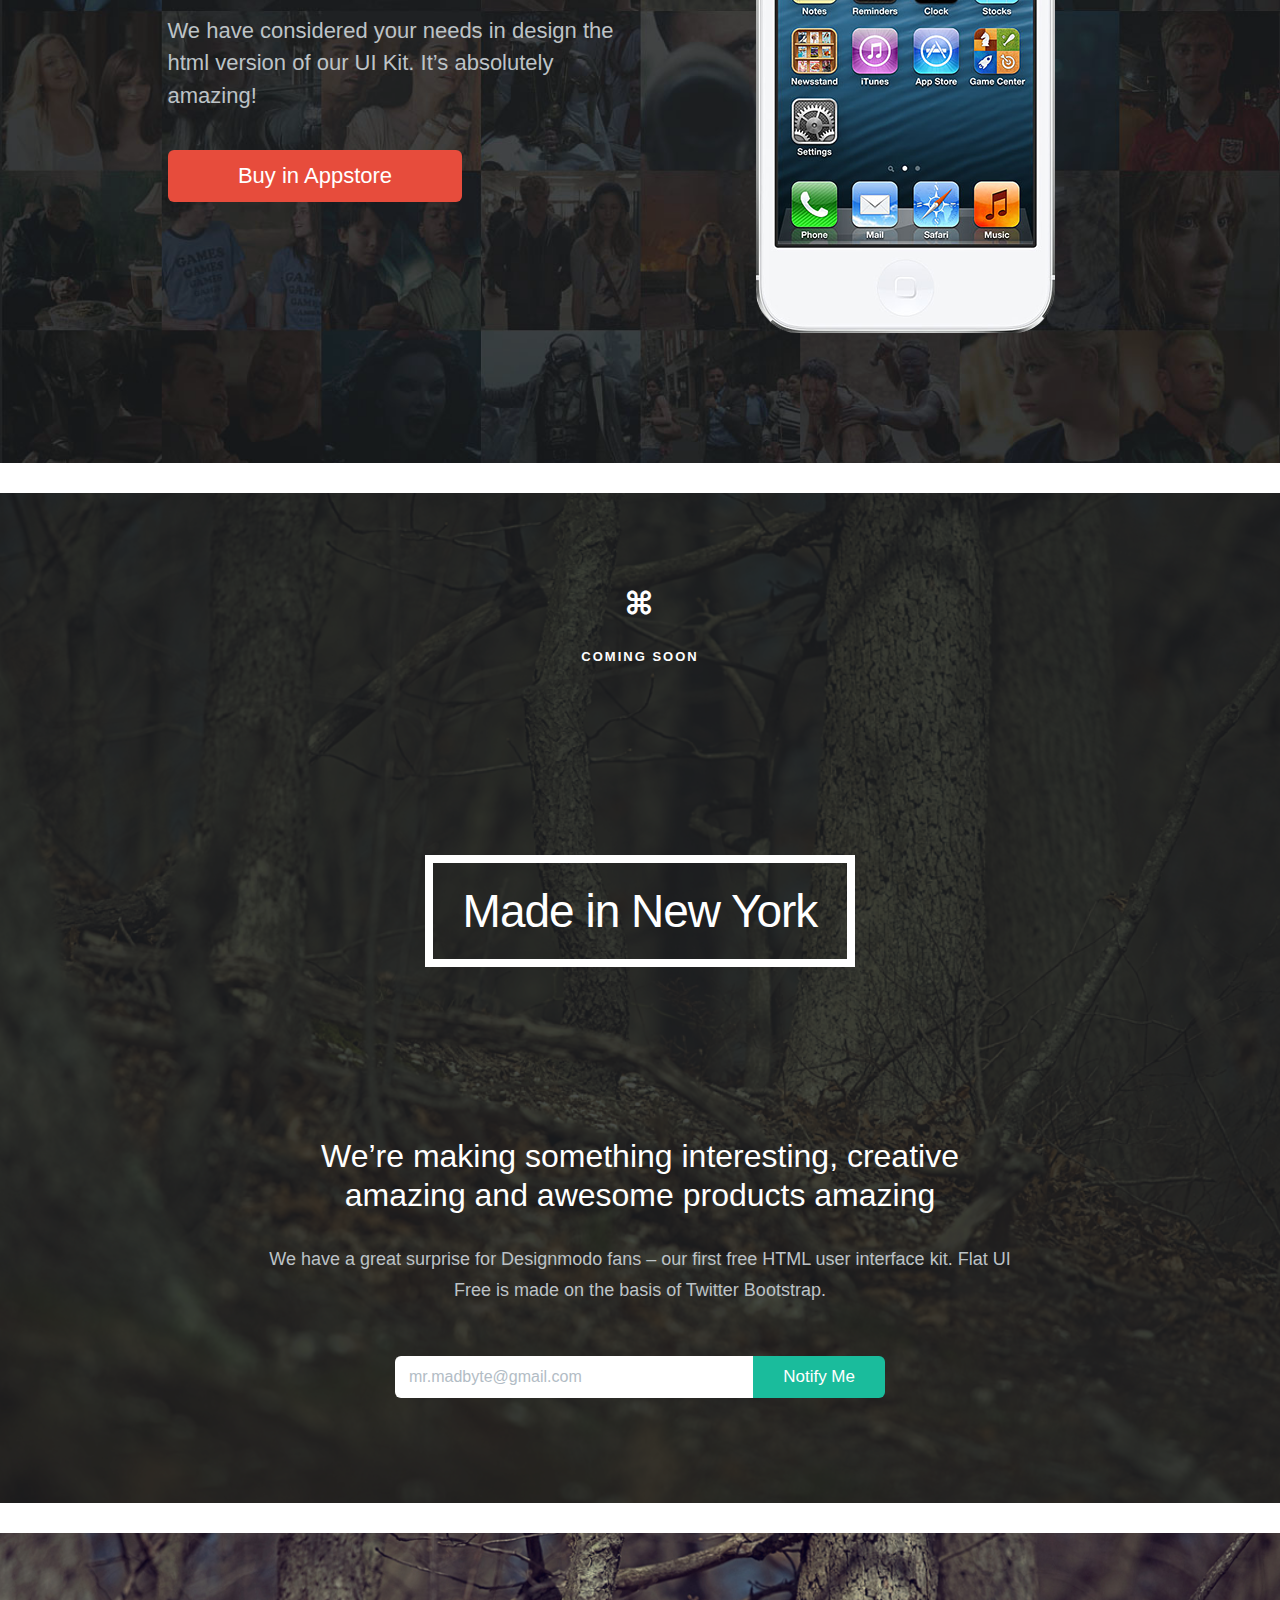
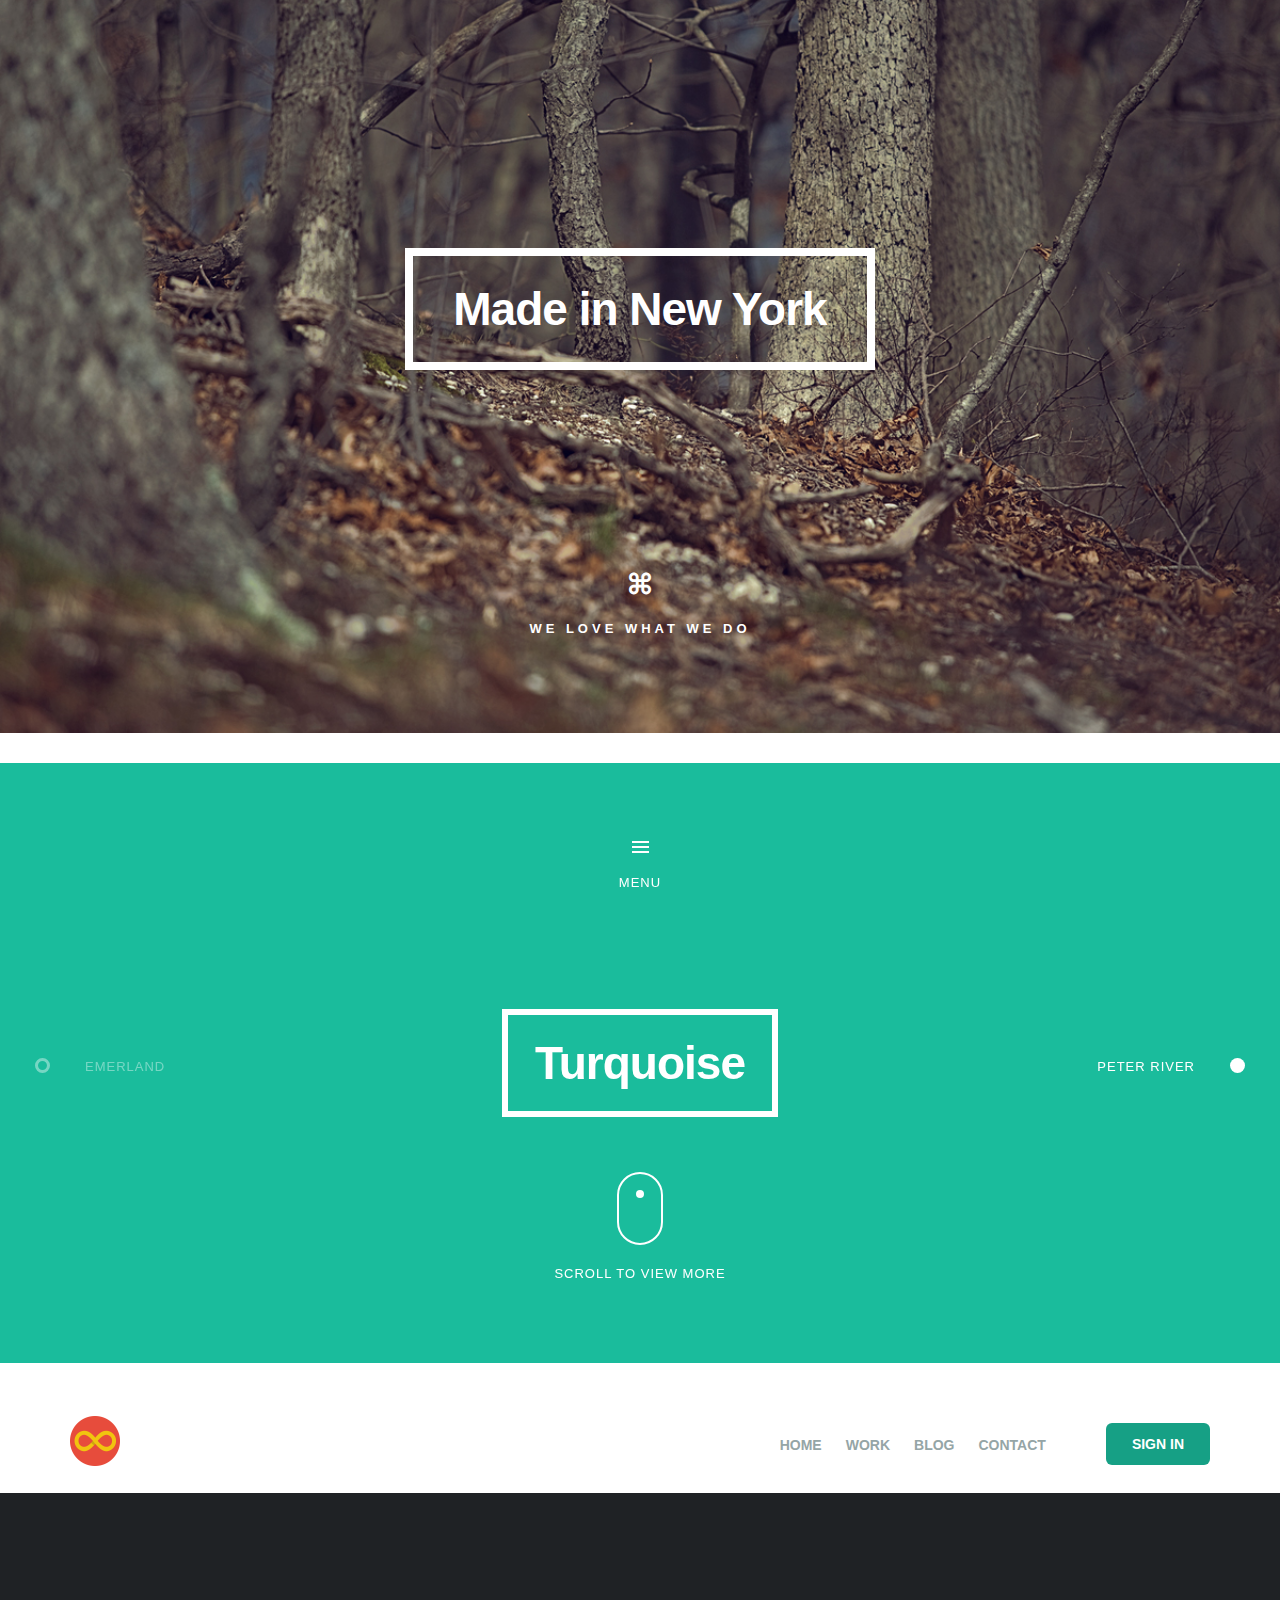
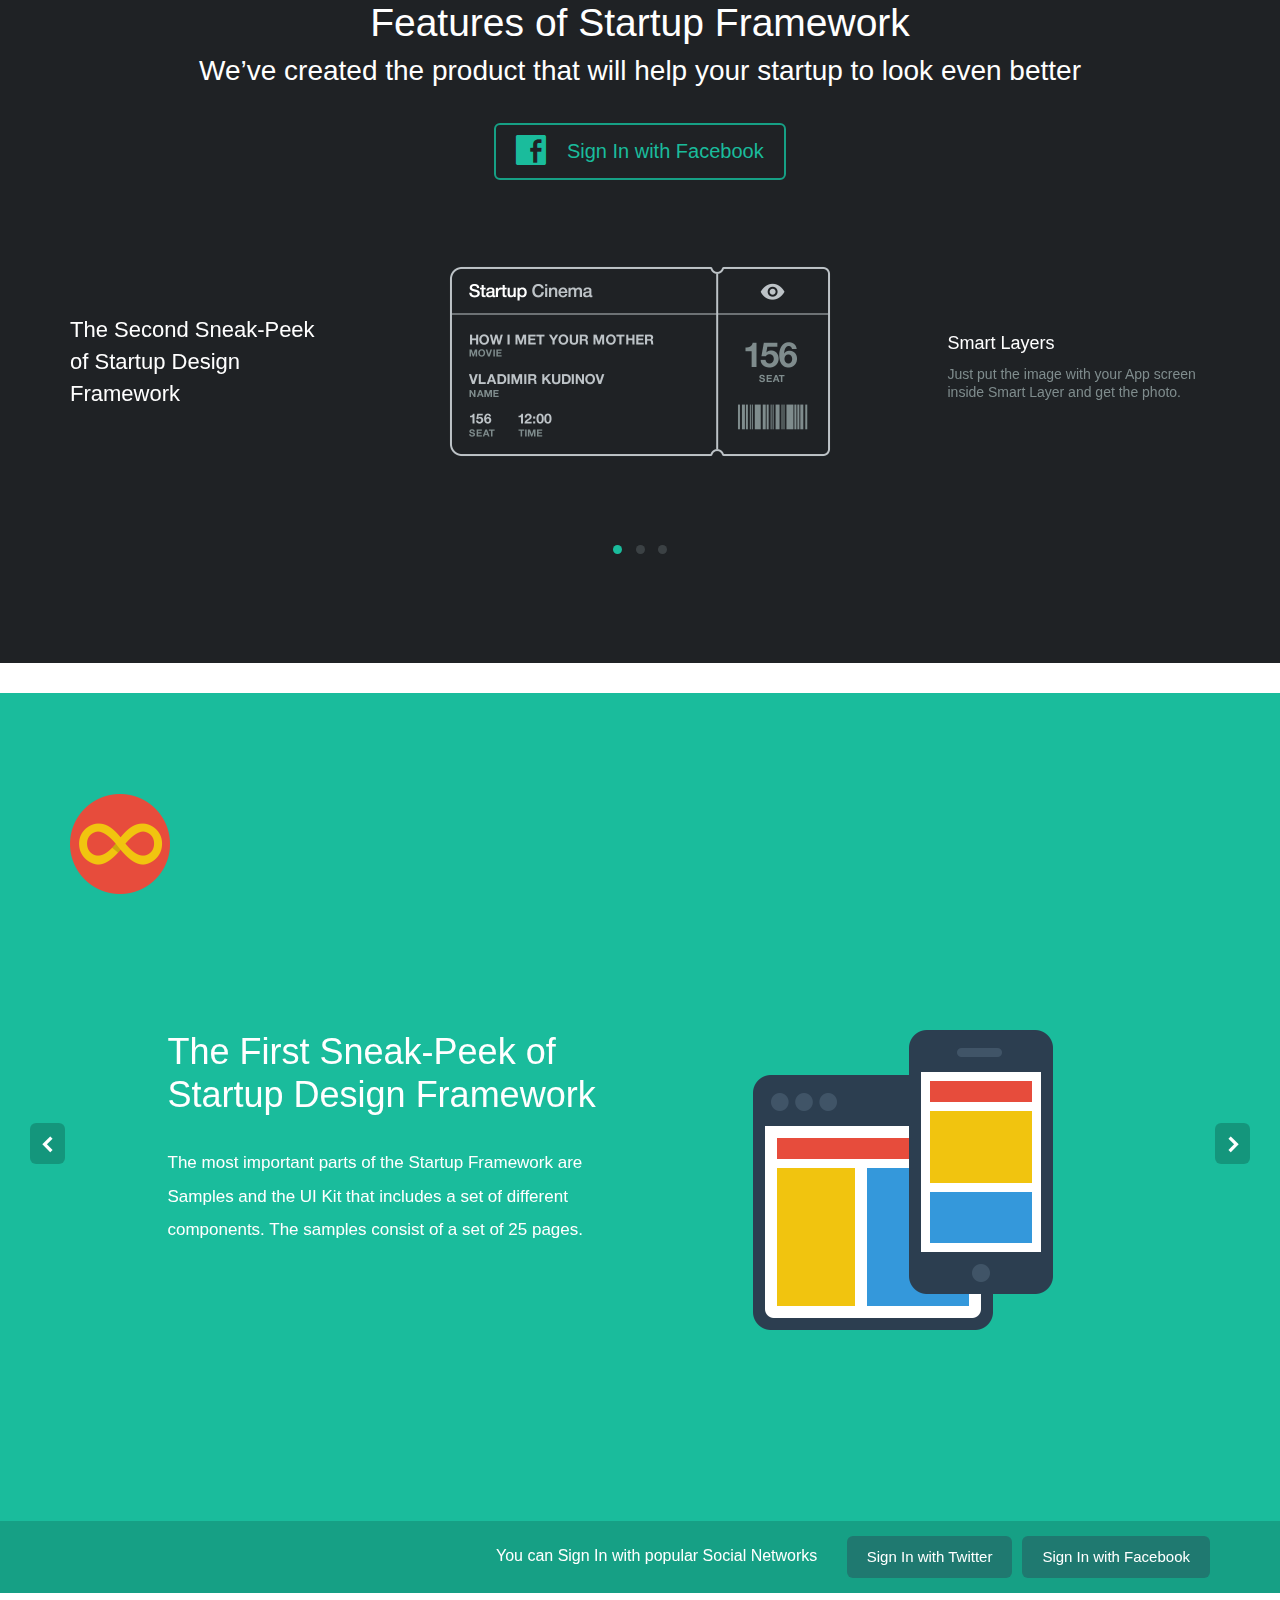
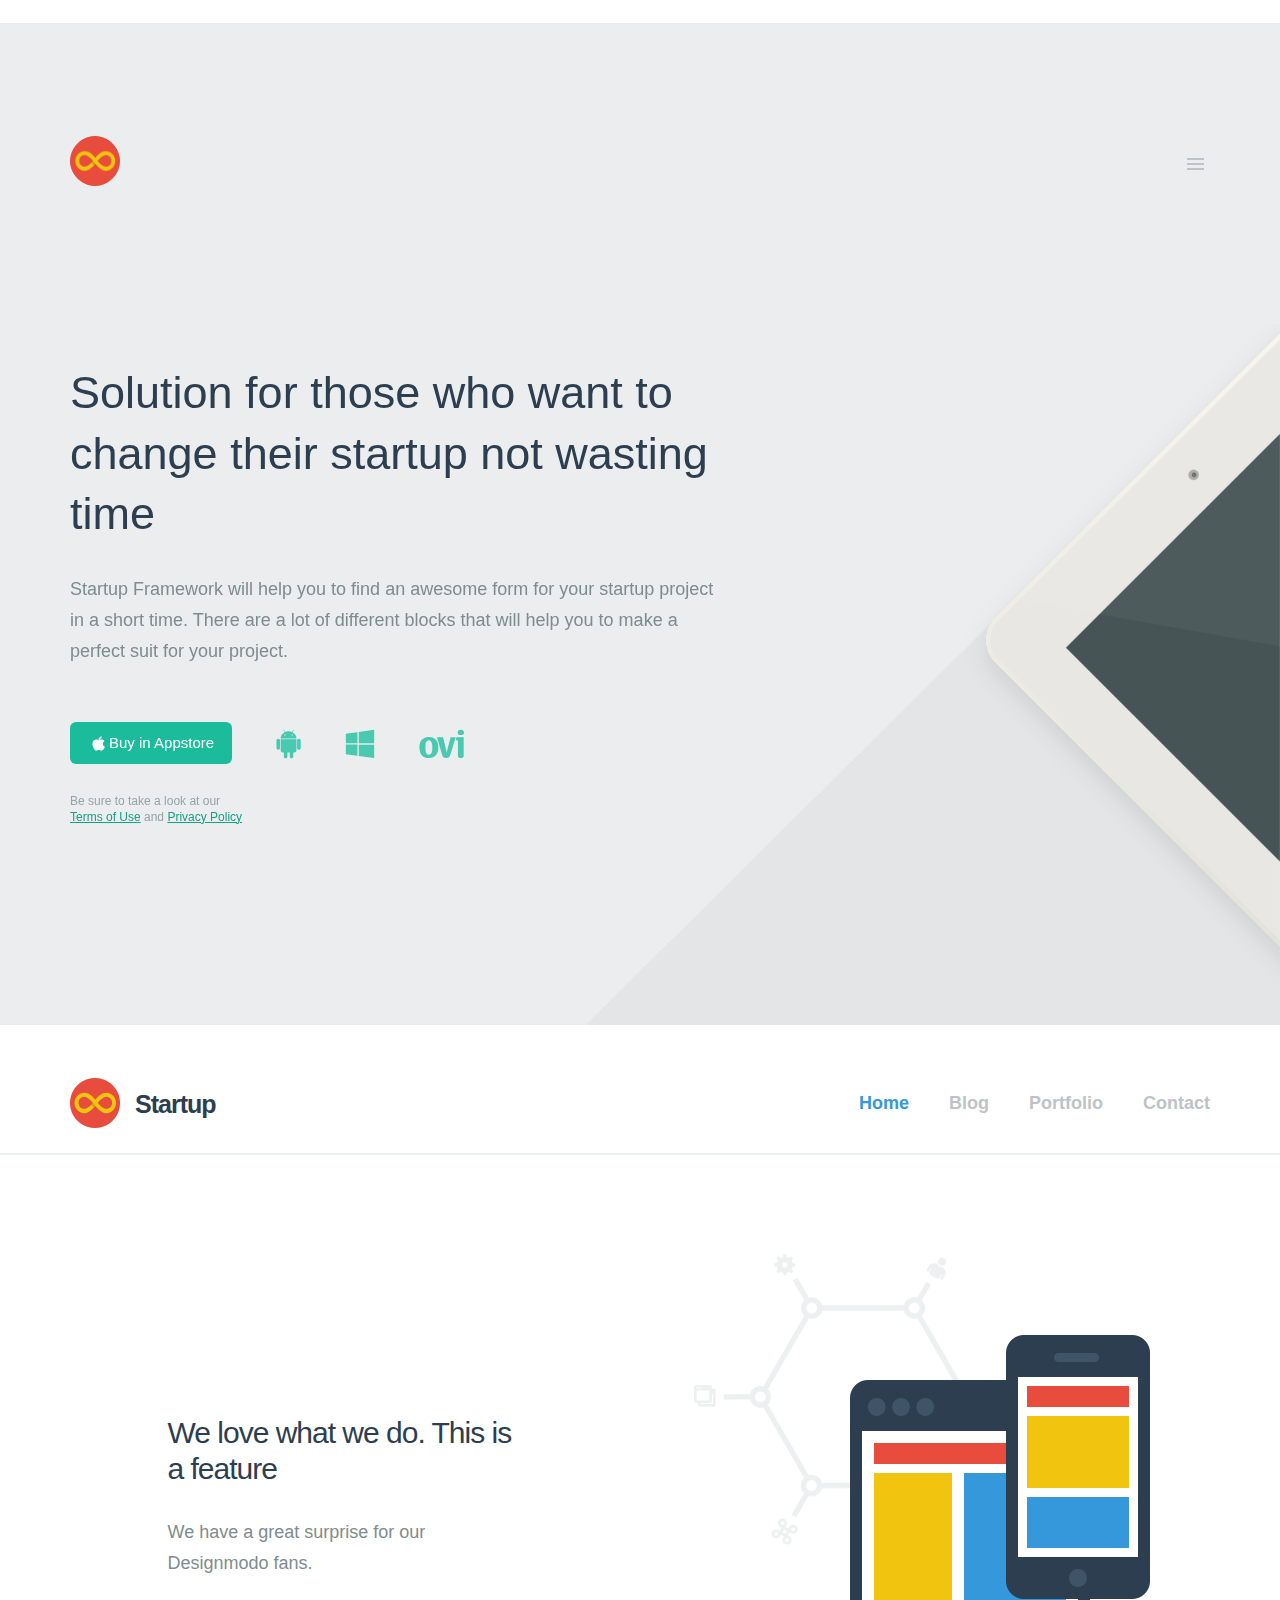
<file: ui-kit/ui-kit-header/index.html>
<!DOCTYPE html>
<html lang="en">
  <head>
    <meta charset="utf-8">
    <title>Headers</title>
    <meta name="apple-mobile-web-app-capable" content="yes" />
    <meta name="viewport" content="width=device-width, initial-scale=1.0, maximum-scale=1.0, user-scalable=no" />
    <meta name="apple-mobile-web-app-status-bar-style" content="black" />
    <link rel="shortcut icon" href="../../flat-ui/images/favicon.ico">
    <link rel="stylesheet" href="../../flat-ui/bootstrap/css/bootstrap.css">
    <link rel="stylesheet" href="../../flat-ui/css/flat-ui.css">
    <!-- Using only with Flat-UI (free)-->
    <link rel="stylesheet" href="../../common-files/css/icon-font.css">
    <!-- end -->
    <link rel="stylesheet" href="../../common-files/css/animations.css">
    <link rel="stylesheet" href="../ui-kit-header/css/ui-kit-styles.css">
  </head>
  <body>
    <div class="mask"></div>
    <div class="popup-video">
      <iframe id="pPlayer" src="http://player.vimeo.com/video/80282064?title=0&amp;byline=0&amp;portrait=0&amp;api=1&amp;player_id=pPlayer" frameborder="0" webkitallowfullscreen mozallowfullscreen allowfullscreen></iframe>
    </div>
    <nav class="dockbar navbar-fixed-top" id="header-dockbar">
      <menu class="main-menu">
        <div class="container">
          <div class="row">
            <a href="index.html" class="man-brand col-sm-3">
              <span class="logotype">Startup</span>
              <span class="doc-title">components</span>
            </a>
            <button id="open-close-menu" class="menu-btn btn-inverse"><span class="fui-list"></span>
            </button>
            <dl class="col-sm-8">
              <dd><a class="active">header</a>
              </dd>
              <dd><a href="../ui-kit-content/index.html">content 1</a>
              </dd>
              <dd><a href="../ui-kit-content/index2.html">content 2</a>
              </dd>
              <dd><a href="../ui-kit-footer/index.html">footer</a>
              </dd>
              <dd><a href="../ui-kit-projects/index.html">project</a>
              </dd>
              <dd><a href="../ui-kit-price/index.html">price table</a>
              </dd>
              <dd><a href="../ui-kit-blog/index.html">blog</a>
              </dd>
              <dd><a href="../ui-kit-crew/index.html">crew</a>
              </dd>
              <dd><a href="../ui-kit-contacts/index.html">contact</a>
              </dd>
            </dl>
          </div>
        </div>
      </menu>
      <menu class="colapsed-menu">
        <dl>
          <dd><a class="active">header</a>
          </dd>
          <dd><a href="../ui-kit-content/index.html">content 1</a>
          </dd>
          <dd><a href="../ui-kit-content/index2.html">content 2</a>
          </dd>
          <dd><a href="../ui-kit-footer/index.html">footer</a>
          </dd>
          <dd><a href="../ui-kit-projects/index.html">project</a>
          </dd>
          <dd><a href="../ui-kit-price/index.html">price table</a>
          </dd>
          <dd><a href="../ui-kit-blog/index.html">blog</a>
          </dd>
          <dd><a href="../ui-kit-crew/index.html">crew</a>
          </dd>
          <dd><a href="../ui-kit-contacts/index.html">contact</a>
          </dd>
        </dl>
      </menu>
    </nav>
    <div class="page-wrapper">
      <!-- header-1 -->
      <header class="header-1">
        <div class="container">
          <div class="row">
            <nav class="navbar col-sm-12" role="navigation">
              <div class="navbar-header">
                <button type="button" class="navbar-toggle"></button>
                <a class="brand" href="#">
                  <img src="../../common-files/img/header/logo@2x.png" width="50" height="50" alt="">Startup</a>
              </div>
              <div class="collapse navbar-collapse">
                <ul class="nav pull-right">
                  <li><a href="#">HOME</a>
                  </li>
                  <li><a href="#">WORK</a>
                  </li>
                  <li><a href="#">BLOG</a>
                  </li>
                  <li><a href="#">CONTACT</a>
                  </li>
                </ul>
                <ul class="subnav">
                  <li><a href="#">Privacy</a>
                  </li>
                  <li><a href="#">Terms</a>
                  </li>
                  <li><a href="#">Advertise</a>
                  </li>
                  <li><a href="#">Affiliates</a>
                  </li>
                  <li><a href="#">Newsletter</a>
                  </li>
                  <li><a href="#">About</a>
                  </li>
                  <li><a href="#">Contact Us</a>
                  </li>
                </ul>
              </div>
            </nav>
          </div>
        </div>
      </header>
      <section class="header-1-sub">
        <div id="pt-main" class="page-transitions pt-perspective">
          <div class="pt-page pt-page-1">
            <div class="background">&nbsp;</div>
            <div class="caption">
              <div class="container">
                <h3>We’ve created the product that will help your <br />startup to look even better.</h3>
                <p class="lead">You have the design, you have the code</p>
              </div>
            </div>
          </div>
          <div class="pt-page pt-page-2">
            <div class="background">&nbsp;</div>
            <div class="caption">
              <div class="container">
                <h3>Example headline.</h3>
                <p class="lead">Lorem ipsum dolor sit amet, consectetur adipisicing elit, sed do eiusmod tempor incididunt ut labore et dolore magna aliqua.</p>
              </div>
            </div>
          </div>
          <div class="pt-page pt-page-3">
            <div class="background">&nbsp;</div>
            <div class="caption">
              <div class="container">
                <h3>Another example headline.</h3>
                <p class="lead">Lorem ipsum dolor sit amet, consectetur adipisicing elit, sed do eiusmod tempor incididunt ut labore et dolore magna aliqua.</p>
              </div>
            </div>
          </div>
          <div class="container controls">
            <a class="control-prev" href="#"><span class="fui-arrow-left"> </span></a>
            <a class="control-next" href="#"><span class="fui-arrow-right"> </span></a>
          </div>
        </div>
      </section>
      <div class="delimiter"></div>
      <!-- header-2 -->
      <header class="header-2">
        <div class="container">
          <div class="row">
            <nav class="navbar col-sm-12" role="navigation">
              <div class="navbar-header">
                <button type="button" class="navbar-toggle"></button>
                <a class="brand" href="#">
                  <img src="../../common-files/icons/Infinity-Loop@2x.png" width="50" height="50" alt="">Startup</a>
              </div>
              <div class="collapse navbar-collapse">
                <ul class="nav pull-right">
                  <li class="active"><a href="#">Home</a>
                  </li>
                  <li><a href="#">Work</a>
                  </li>
                  <li><a href="#">Blog</a>
                  </li>
                  <li><a href="#">Contact</a>
                  </li>
                </ul>
                <ul class="subnav">
                  <li><a href="#">Privacy</a>
                  </li>
                  <li><a href="#">Terms</a>
                  </li>
                  <li><a href="#">Advertise</a>
                  </li>
                  <li><a href="#">Affiliates</a>
                  </li>
                  <li><a href="#">Newsletter</a>
                  </li>
                  <li><a href="#">About</a>
                  </li>
                  <li><a href="#">Contact Us</a>
                  </li>
                </ul>
              </div>
            </nav>
          </div>
        </div>
      </header>
      <section class="header-2-sub bg-midnight-blue">
        <div class="background">&nbsp;</div>
        <div class="container">
          <div class="row">
            <div class="col-sm-8 col-sm-offset-2">
              <div class="hero-unit">
                <h1>We have created the product that will help<br/>
                        your startup to look even better</h1>
              </div>
              <div class="btns">
                <a class="btn btn-inverse" href="#">Learn More</a>
                <a class="btn btn-danger" href="#">Buy Now for $9</a>
              </div>
            </div>
          </div>
        </div>
      </section>
      <div class="delimiter"></div>
      <!-- header-3 -->
      <header class="header-3">
        <div class="container">
          <div class="row">
            <nav class="navbar col-sm-12" role="navigation">
              <div class="navbar-header">
                <button type="button" class="navbar-toggle"></button>
                <a class="brand" href="#">
                  <img src="../../common-files/icons/Infinity-Loop@2x.png" width="50" height="50" alt="">Startup</a>
              </div>
              <div class="collapse navbar-collapse pull-right">
                <ul class="nav pull-left">
                  <li><a href="#">HOME</a>
                  </li>
                  <li><a href="#">WORK</a>
                  </li>
                  <li><a href="#">BLOG</a>
                  </li>
                  <li><a href="#">CONTACT</a>
                  </li>
                </ul>
                <form class="navbar-form pull-left">
                  <a class="btn btn-primary" href="#">SIGN IN</a>
                </form>
              </div>
            </nav>
          </div>
        </div>
        <div class="header-background"></div>
      </header>
      <section class="header-3-sub">
        <div class="background">&nbsp;</div>
        <div class="container">
          <div class="row">
            <div class="col-sm-6">
              <h3>Twenty five awesome samples</h3>
              <p>These Samples will guide you through and show how to use the blocks and give you the feeling on how to play around using the components in the website building process.</p>
            </div>
          </div>
        </div>
      </section>
      <div class="delimiter"></div>
      <!-- header-4 -->
      <header class="header-4 v-center bg-midnight-blue">
        <div class="background">&nbsp;</div>
        <div>
          <div class="container">
            <div class="row">
              <div class="col-sm-6">
                <div class="hero-unit">
                  <h1>Startup Design Framework is coming!</h1>
                  <p>The Second Sneak-Peek of Startup Design Framework</p>
                </div>
                <div class="btns">
                  <a class="btn btn-large btn-primary" href="#">Join Startup Kit</a>
                  <a class="btn btn-large btn-gray" href="#">Sign In</a>
                </div>
              </div>
            </div>
          </div>
        </div>
      </header>
      <div class="delimiter"></div>
      <!-- header-5 -->
      <header class="header-5">
        <div class="container">
          <div class="row">
            <div class="navbar col-sm-12" role="navigation">
              <div class="navbar-header">
                <button type="button" class="navbar-toggle"></button>
                <a class="home" href="#"> <span class="fui-home"> </span>
                </a>
                <a class="search" href="#"> <span class="fui-search"> </span>
                </a>
              </div>
              <div class="collapse navbar-collapse">
                <ul class="nav">
                  <li><a href="#">HOME</a>
                  </li>
                  <li><a href="#">WORK</a>
                  </li>
                  <li class="center"><a href="#"><span class="fui-eye"> </span><span>EYE ITEM</span></a>
                  </li>
                  <li><a href="#">BLOG</a>
                  </li>
                  <li><a href="#">CONTACTS</a>
                  </li>
                </ul>
              </div>
              <form class="navbar-search">
                <a class="close-search" href="#"><span class="fui-cross"> </span></a>
                <input type="text" placeholder="Search query">
              </form>
            </div>
          </div>
        </div>
      </header>
      <section class="header-5-sub">
        <div id="h-5-pt-1" class="page-transitions pt-perspective">
          <div class="pt-page pt-page-1 pt-page-current bg-midnight-blue">
            <div class="background">&nbsp;</div>
            <div class="container">
              <div class="box-icon">
                <a class="fui-arrow-left pt-control-prev" href="#"></a>
                <span class="icon fui-mic"> </span>
                <a class="fui-arrow-right pt-control-next" href="#"></a>
              </div>
              <div class="hero-unit">
                <h1>Mail App</h1>
                <p>Beautiful Project</p>
              </div>
            </div>
          </div>
          <div class="pt-page pt-page-2 bg-turquoise">
            <div class="background">&nbsp;</div>
            <div class="container">
              <div class="box-icon">
                <a class="fui-arrow-left pt-control-prev" href="#"></a>
                <span class="icon fui-mic"> </span>
                <a class="fui-arrow-right pt-control-next" href="#"></a>
              </div>
              <div class="hero-unit">
                <h1>Mail App</h1>
                <p>Beautiful Project</p>
              </div>
            </div>
          </div>
        </div>
      </section>
      <div class="delimiter"></div>
      <!-- header-6 -->
      <header class="header-6">
        <div class="container">
          <div class="row">
            <div class="navbar col-sm-12" role="navigation">
              <div class="navbar-header">
                <button type="button" class="navbar-toggle"></button>
                <a class="brand" href="#">
                  <img src="../../common-files/icons/Infinity-Loop@2x.png" width="50" height="50" alt="">Startup</a>
                <div class="social-btns">
                  <a href="#">
                    <div class="fui-vimeo"></div>
                    <div class="fui-vimeo"></div>
                  </a>
                  <a href="#">
                    <div class="fui-facebook"></div>
                    <div class="fui-facebook"></div>
                  </a>
                  <a href="#">
                    <div class="fui-twitter"></div>
                    <div class="fui-twitter"></div>
                  </a>
                </div>
              </div>
              <div class="collapse navbar-collapse">
                <ul class="nav">
                  <li><a href="#">HOME</a>
                  </li>
                  <li><a href="#">WORK</a>
                  </li>
                  <li><a href="#">BLOG</a>
                  </li>
                  <li><a href="#">CONTACT</a>
                  </li>
                </ul>
              </div>
            </div>
          </div>
        </div>
      </header>
      <section class="header-6-sub">
        <div class="background">&nbsp;</div>
        <div class="container">
          <div class="row">
            <div class="col-sm-8 col-sm-offset-2">
              <h3>You have the design, you have the code</h3>
              <div class="row">
                <p class="lead col-sm-10 col-sm-offset-1">
                  We’ve created the product that will help your startup to look even better.
                </p>
              </div>
              <div class="player">
                <iframe id="pPlayer" src="http://player.vimeo.com/video/80282064?title=0&amp;byline=0&amp;portrait=0&amp;api=1&amp;player_id=pPlayer" frameborder="0" webkitallowfullscreen mozallowfullscreen allowfullscreen></iframe>
              </div>
            </div>
          </div>
          <div class="row">
            <div class="col-sm-10 col-sm-offset-1">
              <div class="signup-form">
                <form>
                  <div class="clearfix">
                    <input type="text" class="form-control" placeholder="Your E-mail">
                    <input type="password" class="form-control" placeholder="Password">
                    <input type="password" class="form-control" placeholder="Confirmation">
                    <button type="submit" class="btn btn-primary">Sign Up</button>
                  </div>
                </form>
              </div>
            </div>
          </div>
        </div>
      </section>
      <div class="delimiter"></div>
      <!-- header-7 -->
      <div class="header-7-sub bg-midnight-blue">
        <div id="h-7-pt-main" class="page-transitions pt-perspective">
          <div class="pt-page pt-page-current">
            <section class="h-7-section-1">
              <div>
                <div class="background">&nbsp;</div>
                <header class="header-7">
                  <div class="container">
                    <a class="brand" href="#">
                      <img src="../../common-files/icons/Infinity-Loop@2x.png" width="50" height="50" alt="">Startup</a>
                  </div>
                </header>
                <div class="container">
                  <div class="row">
                    <div class="col-sm-8 col-sm-offset-2">
                      <div class="player-wrapper">
                        <div class="player">
                          <iframe id="pPlayer" src="http://player.vimeo.com/video/80282064?title=0&amp;byline=0&amp;portrait=0&amp;api=1&amp;player_id=pPlayer" frameborder="0" webkitallowfullscreen mozallowfullscreen allowfullscreen></iframe>
                        </div>
                      </div>
                      <h3>You have the design, you have the code</h3>
                      <div class="row">
                        <div class="col-sm-10 col-sm-offset-1">
                          <p class="lead">We’ve created the product that will help your startup to look even better</p>
                        </div>
                      </div>
                    </div>
                  </div>
                  <div class="row">
                    <div class="col-sm-10 col-sm-offset-1">
                      <div class="box">
                        <h6>Block Model</h6>
You can easily combine any components in a variety of design projects. It’s easy!
                      </div>
                      <div class="box">
                        <h6>HTML 5, Less, CSS 3</h6>
We used checked-out technologies to give the best results.
                      </div>
                      <div class="box">
                        <h6>Easy to use</h6>
To get started, you select the desired sample and base the entire website on it.simple!
                      </div>
                    </div>
                  </div>
                </div>
              </div>
            </section>
          </div>
          <div class="pt-page">
            <section class="h-7-section-2">
              <div>
                <div class="background">&nbsp;</div>
                This could be your content.
              </div>
            </section>
          </div>
        </div>
        <div class="pt-controls">
          <ol class="pt-indicators">
            <li class="active"></li>
            <li></li>
          </ol>
        </div>
      </div>
      <div class="delimiter"></div>
      <!-- header-8 -->
      <header class="header-8">
        <div class="container">
          <div class="row">
            <div class="navbar col-sm-12" role="navigation">
              <div class="navbar-header">
                <button type="button" class="navbar-toggle"></button>
                <a class="brand" href="#">
                  <img src="../../common-files/icons/Infinity-Loop@2x.png" width="50" height="50" alt="">Startup</a>
              </div>
              <div class="collapse navbar-collapse">
                <ul class="nav">
                  <li><a href="#">Home</a>
                  </li>
                  <li><a href="#">Blog</a>
                  </li>
                  <li><a href="#">Portfolio</a>
                  </li>
                  <li><a href="#">Contact</a>
                  </li>
                </ul>
              </div>
            </div>
          </div>
        </div>
        <div class="header-background"></div>
      </header>
      <section class="header-8-sub bg-midnight-blue">
        <div class="background">&nbsp;</div>
        <div class="container">
          <div class="row">
            <div class="col-sm-6 col-sm-offset-3">
              <h3>Startup Design Framework</h3>
              <p class="lead">We’ve created the product that will help your startup to look even better.</p>
            </div>
          </div>
          <div class="row">
            <div class="col-sm-8 col-sm-offset-2">
              <img src="../../common-files/img/header/browser@2x.png" width="620" height="234" alt="">
            </div>
          </div>
        </div>
      </section>
      <div class="delimiter"></div>
      <!-- header-9 -->
      <header class="header-9">
        <div class="container">
          <div class="row">
            <div class="navbar col-sm-12" role="navigation">
              <div class="navbar-header">
                <button type="button" class="navbar-toggle"></button>
                <a class="brand" href="#"><span class="fui-cmd"> </span></a>
              </div>
              <div class="collapse navbar-collapse">
                <ul class="nav">
                  <li class="active"><a href="#">UPCOMING EVENTS</a>
                  </li>
                  <li><a href="#">SUBSCRIPTIONS</a>
                  </li>
                  <li><a href="#">WORK</a>
                  </li>
                  <li><a href="#">BLOG</a>
                  </li>
                  <li><a href="#">CONTACT</a>
                  </li>
                </ul>
              </div>
            </div>
          </div>
        </div>
      </header>
      <section class="header-9-sub bg-midnight-blue">
        <div class="background">&nbsp;</div>
        <div class="container">
          <div class="row">
            <div class="col-sm-6 col-sm-offset-3">
              <div class="hero-unit bordered">
                <p class="wide-text">Startup Framework</p>
              </div>
              <p class="wide-text text-warning">suit up your startup</p>
            </div>
          </div>
          <div class="nav-steps">
            <a href="#" class="active">HOME PAGE</a>
            <div class="steps-selectors">
              <a href="#" class="active">/</a>
              <a href="#">/</a>
              <a href="#">/</a>
              <a href="#">/</a>
            </div>
            <a href="#">UPCOMING EVENTS</a>
          </div>
        </div>
      </section>
      <div class="delimiter"></div>
      <!-- header-10 -->
      <header class="header-10">
        <div class="container">
          <div class="row">
            <div class="navbar col-sm-12" role="navigation">
              <div class="navbar-header">
                <button type="button" class="navbar-toggle"></button>
                <a class="brand" href="#">Startup</a>
              </div>
              <div class="collapse navbar-collapse pull-right">
                <ul class="nav pull-left">
                  <li><a href="#">Home</a>
                  </li>
                  <li><a href="#">Account</a>
                  </li>
                  <li><a href="#">Blog</a>
                  </li>
                  <li><a href="#">Contact</a>
                  </li>
                </ul>
                <form class="navbar-form pull-left">
                  <a class="btn btn-success" href="#">Buy Now</a>
                </form>
              </div>
            </div>
          </div>
        </div>
        <div class="header-background"></div>
      </header>
      <section class="header-10-sub v-center">
        <div class="background">&nbsp;</div>
        <div>
          <div class="container">
            <div class="hero-unit">
              <h1>Startup Framework is a set of components</h1>
              <p>We’ve created the product that will help your
                <br/>startup to look even better.</p>
            </div>
          </div>
        </div>
        <a class="control-btn fui-arrow-down" href="#"></a>
      </section>
      <div class="delimiter"></div>
      <!-- header-11 -->
      <header class="header-11">
        <div class="container">
          <div class="row">
            <div class="navbar col-sm-12" role="navigation">
              <div class="navbar-header">
                <button type="button" class="navbar-toggle"></button>
                <a class="brand" href="#">
                  <img src="../../common-files/icons/Infinity-Loop@2x.png" width="50" height="50" alt="">Startup</a>
              </div>
              <div class="collapse navbar-collapse pull-right">
                <ul class="nav pull-left">
                  <li><a href="#">HOME</a>
                  </li>
                  <li><a href="#">COMPANY</a>
                  </li>
                  <li><a href="#">PORTFOLIO</a>
                  </li>
                  <li><a href="#">BLOG</a>
                  </li>
                  <li><a href="#">CONTACT</a>
                  </li>
                </ul>
                <form class="navbar-form pull-left">
                  <a class="btn btn-info" href="#">SIGN IN</a>
                </form>
              </div>
            </div>
          </div>
        </div>
        <div class="header-background"></div>
      </header>
      <section class="header-11-sub bg-midnight-blue">
        <div class="background">&nbsp;</div>
        <div class="container">
          <div class="row">
            <div class="col-sm-4">
              <h3>Features of Startup Framework</h3>
              <p>You have the design, you have the code. We’ve created the product that will help your startup to look even better.</p>
              <div class="signup-form">
                <form>
                  <div class="form-group">
                    <input class="form-control" type="text" placeholder="Your E-mail">
                  </div>
                  <div class="form-group">
                    <div>
                      <input type="password" class="form-control" placeholder="Password">
                    </div>
                    <div>
                      <input type="password" class="form-control" placeholder="Confirmation">
                    </div>
                  </div>
                  <div class="form-group">
                    <button type="submit" class="btn btn-block btn-info">Sign Up</button>
                  </div>
                </form>
              </div>
              <div class="additional-links">By signing up you agree to <a href="#">Terms of Use</a> and <a href="#">Privacy</a>
              </div>
            </div>
            <div class="col-sm-7 col-sm-offset-1 player-wrapper">
              <div class="player">
                <iframe id="pPlayer" src="http://player.vimeo.com/video/80282064?title=0&amp;byline=0&amp;portrait=0&amp;api=1&amp;player_id=pPlayer" frameborder="0" webkitallowfullscreen mozallowfullscreen allowfullscreen></iframe>
              </div>
            </div>
          </div>
        </div>
      </section>
      <div class="delimiter"></div>
      <!-- header-12 -->
      <header class="header-12">
        <div class="container">
          <div class="row">
            <div class="navbar">
              <div class="navbar-header">
                <a class="brand" href="#">
                  <img src="../../common-files/icons/Infinity-Loop@2x.png" width="50" height="50" alt="">Startup</a>
                <div class="nav">
                  <a href="#">UPCOMING EVENTS</a> &amp; <a href="#">SUBSCRIPTIONS</a>
                </div>
              </div>
            </div>
          </div>
        </div>
      </header>
      <section class="header-12-sub bg-midnight-blue">
        <div class="background">&nbsp;</div>
        <div class="container">
          <div class="row">
            <div class="col-sm-5">
              <div class="hero-unit">
                <h1>We have a great surprise for Designmodo fans our first free HTML user interface kit.</h1>
                <p>It contains many basic and complex components which are great for designers to have at hand: buttons, inputs, button groups, selects.</p>
              </div>
            </div>
            <div class="aside">
              <div>
                <span class="fui-cmd"> </span>
                <h3>Register Today</h3>
                <p class="muted">AND GET FREE MONTH OF USING</p>
                <div class="price">
                  <div class="currency">$</div>0
                </div>
                <p>AND GET FREE MONTH OF USING</p>
                <a class="btn" href="#">Just Get it Now</a>
              </div>
            </div>
          </div>
        </div>
      </section>
      <div class="delimiter"></div>
      <!-- header-13 -->
      <header class="header-13">
        <div class="container">
          <div class="row">
            <div class="col-sm-11 col-sm-offset-1">
              <a class="brand" href="#">
                <img src="../../common-files/icons/Infinity-Loop@2x.png" width="100" height="100" alt="">
              </a>
            </div>
          </div>
        </div>
      </header>
      <section class="header-13-sub v-center bg-midnight-blue">
        <div>
          <div class="background">&nbsp;</div>
          <div class="container">
            <div class="row">
              <div class="col-sm-5 col-sm-offset-1">
                <h3>We have a great surprise for Designmodo fans.</h3>
                <p class="lead">We have considered your needs in design the html version of our UI Kit. It’s absolutely amazing!</p>
                <br>
                <div class="row">
                  <div class="col-md-8">
                    <a class="btn btn-danger btn-huge" href="#">Buy in Appstore</a>
                  </div>
                </div>
              </div>
              <div class="col-sm-4 col-sm-offset-1">
                <img src="../../common-files/img/header/iphone.png" class="hidden-xs" alt="">
              </div>
            </div>
          </div>
        </div>
      </section>
      <div class="delimiter"></div>
      <!-- header-14 -->
      <section class="header-14-sub">
        <div class="background">&nbsp;</div>
        <div class="container">
          <div class="row">
            <div class="col-sm-8 col-sm-offset-2">
              <div class="header-14">
                <span class="fui-cmd"> </span>
                <div>COMING SOON</div>
              </div>
              <div class="hero-unit">
                <h1>Made in New York</h1>
              </div>
              <h3>We’re making something interesting, creative amazing and awesome products amazing</h3>
              <p>We have a great surprise for Designmodo fans – our first free HTML user interface kit. Flat UI Free is made on the basis of Twitter Bootstrap.</p>
              <div class="row">
                <div class="subscribe-form col-sm-8 col-sm-offset-2">
                  <form>
                    <div class="input-group">
                      <input type="text" class="form-control" placeholder="mr.madbyte@gmail.com">
                      <span class="input-group-btn">
                                    <button class="btn btn-primary" type="button">Notify Me</button>
                                </span>
                    </div>
                  </form>
                </div>
              </div>
            </div>
          </div>
        </div>
      </section>
      <div class="delimiter"></div>
      <!-- header-15 -->
      <header class="header-15 hidden">
        <div class="container">
          <div class="row">
            <div class="navbar col-sm-12" role="navigation">
              <div class="navbar-header">
                <button type="button" class="navbar-toggle"></button>
                <a class="brand" href="#">Startup</a>
              </div>
              <div class="navbar-collapse collapse">
                <ul class="nav">
                  <li class="active"><a href="#">Home</a>
                  </li>
                  <li><a href="#">Blog</a>
                  </li>
                  <li><a href="#">Portfolio</a>
                  </li>
                  <li><a href="#">Contact</a>
                  </li>
                </ul>
                <form class="navbar-form pull-right">
                  <a class="btn" href="#">TRY IT</a>
                </form>
              </div>
            </div>
          </div>
        </div>
        <div class="header-background"></div>
      </header>
      <section class="header-15-sub bg-midnight-blue">
        <div class="background">&nbsp;</div>
        <div class="container">
          <div class="hero-unit">
            <h1>Made in New York</h1>
            <div class="fui-cmd"></div>
            <p>WE LOVE WHAT WE DO</p>
          </div>
        </div>
      </section>
      <div class="delimiter"></div>
      <!-- header-16 -->
      <header class="header-16">
        <div class="container">
          <div class="row">
            <div class="navbar" role="navigation">
              <div class="navbar-header">
                <button type="button" class="navbar-toggle">
                  <span>MENU</span>
                  <div>CLOSE</div>
                </button>
                <div class="navbar-collapse collapse">
                  <ul class="nav">
                    <li class="active"><a href="#">HOME</a>
                    </li>
                    <li><a href="#">WORK</a>
                    </li>
                    <li><a href="#">BLOG</a>
                    </li>
                    <li><a href="#">CONTACT</a>
                    </li>
                  </ul>
                </div>
              </div>
            </div>
          </div>
        </div>
      </header>
      <section class="header-16-sub">
        <div id="h-16-pt-main" class="page-transitions pt-perspective">
          <div class="v-center pt-page pt-page-1 pt-page-current bg-turquoise">
            <div>
              <div class="background">&nbsp;</div>
              <div class="container">
                <div class="hero-unit">
                  <h1>Turquoise</h1>
                </div>
              </div>
            </div>
            <span class="scroll-btn"><a href="#"> <span class="mouse"><span> </span></span>SCROLL TO VIEW MORE</a>
            </span>
            <span class="pt-controls">
                <div class="container">
                    <a class="pt-control-prev">EMERLAND</a>
                    <a class="pt-control-next" href="#">PETER RIVER</a>
                </div>
            </span>
          </div>
          <div class="v-center pt-page pt-page-2 bg-peter-river">
            <div>
              <div class="background">&nbsp;</div>
              <div class="container">
                <div class="hero-unit">
                  <h1>Peter river</h1>
                </div>
              </div>
            </div>
            <span class="scroll-btn"><a href="#"> <span class="mouse"><span> </span></span>SCROLL TO VIEW MORE
            </a>
            </span>
            <span class="pt-controls">
                <div class="container">
                    <a class="pt-control-prev" href="#">TURQUOISE</a>
                    <a class="pt-control-next" href="#">EMERLAND</a>
                </div>
            </span>
          </div>
          <div class="v-center pt-page pt-page-3 bg-emerland">
            <div>
              <div class="background">&nbsp;</div>
              <div class="container">
                <div class="hero-unit">
                  <h1>Emerland</h1>
                </div>
              </div>
            </div>
            <span class="scroll-btn"><a href="#"> <span class="mouse"><span> </span></span>SCROLL TO VIEW MORE
            </a>
            </span>
            <span class="pt-controls">
                <div class="container">
                    <a class="pt-control-prev" href="#">PETER RIVER</a>
                    <a class="pt-control-next">TURQUOISE</a>
                </div>
            </span>
          </div>
        </div>
      </section>
      <div class="delimiter"></div>
      <!-- header-17 -->
      <header class="header-17">
        <div class="container">
          <div class="row">
            <div class="navbar col-sm-12" role="navigation">
              <div class="navbar-header">
                <button type="button" class="navbar-toggle"></button>
                <a class="brand" href="#">
                  <img src="../../common-files/icons/Infinity-Loop@2x.png" width="50" height="50" alt=""><span>Startup</span>
                </a>
              </div>
              <div class="collapse navbar-collapse pull-right">
                <ul class="nav pull-left">
                  <li><a href="#">HOME</a>
                  </li>
                  <li><a href="#">WORK</a>
                  </li>
                  <li><a href="#">BLOG</a>
                  </li>
                  <li><a href="#">CONTACT</a>
                  </li>
                </ul>
                <form class="navbar-form pull-left">
                  <a class="btn btn-primary" href="#">SIGN IN</a>
                </form>
              </div>
            </div>
          </div>
        </div>
        <div class="header-background"></div>
      </header>
      <section class="header-17-sub text-center bg-midnight-blue">
        <div class="background">&nbsp;</div>
        <div class="container">
          <div class="row">
            <div class="col-sm-10 col-sm-offset-1">
              <div class="hero-unit">
                <h1>Features of Startup Framework</h1>
                <p>We’ve created the product that will help your startup to look even better</p>
              </div>
              <a class="btn btn-huge btn-clear" href="#"><span class="fui-facebook"> </span> Sign In with Facebook</a>
            </div>
          </div>
          <div id="h-17-pt-1" class="page-transitions pt-perspective">
            <div class="pt-page pt-page-current">
              <div class="row v-center">
                <div class="col-sm-3 ani-processed">
                  <big>The Second Sneak-Peek of Startup Design Framework</big>
                </div>
                <div class="col-sm-6 ani-processed">
                  <img src="../../common-files/img/header/ticket-clear@2x.png" width="384" height="191" alt="">
                </div>
                <div class="col-sm-3 ani-processed">
                  <h6>Smart Layers</h6>
Just put the image with your App screen inside Smart Layer and get the photo.
                </div>
              </div>
            </div>
            <div class="pt-page">
              <div class="row v-center">
                <div class="col-sm-3 ani-processed">
                  <big>The Second Sneak-Peek of Startup Design Framework</big>
                </div>
                <div class="col-sm-6 ani-processed">
                  <img src="../../common-files/img/header/ticket-clear@2x.png" width="384" height="191" alt="">
                </div>
                <div class="col-sm-3 ani-processed">
                  <h6>Smart Layers</h6>
Just put the image with your App screen inside Smart Layer and get the photo.
                </div>
              </div>
            </div>
            <div class="pt-page">
              <div class="row v-center">
                <div class="col-sm-3 ani-processed">
                  <big>The Second Sneak-Peek of Startup Design Framework</big>
                </div>
                <div class="col-sm-6 ani-processed">
                  <img src="../../common-files/img/header/ticket-clear@2x.png" width="384" height="191" alt="">
                </div>
                <div class="col-sm-3 ani-processed">
                  <h6>Smart Layers</h6>
Just put the image with your App screen inside Smart Layer and get the photo.
                </div>
              </div>
            </div>
            <div class="pt-controls">
              <ol class="pt-indicators">
                <li class="active"></li>
                <li></li>
                <li></li>
              </ol>
            </div>
          </div>
        </div>
      </section>
      <div class="delimiter"></div>
      <!-- header-18 -->
      <div class="header-18">
        <div id="h-18-pt-main" class="header-18-sub page-transitions pt-perspective">
          <div class="pt-page pt-page-current">
            <section class="header-18-section s1 bg-turquoise clearfix">
              <div class="t-row">
                <div>
                  <div class="background">&nbsp;</div>
                  <header>
                    <div class="container">
                      <a class="brand" href="#">
                        <img src="../../common-files/icons/Infinity-Loop@2x.png" width="100" height="100" alt="">
                      </a>
                    </div>
                  </header>
                  <div class="container clearfix">
                    <div class="row">
                      <div class="col-sm-5 col-sm-offset-1">
                        <h3>The First Sneak-Peek of Startup Design Framework</h3>
                        <div class="visible-xs text-center" style="margin-bottom: 30px">
                          <img src="../../common-files/img/header/browser-iphone@2x.png" width="300" height="300" alt="">
                        </div>
                        <p>The most important parts of the Startup Framework are Samples and the UI Kit that includes a set of different components. The samples consist of a set of 25 pages.</p>
                      </div>
                      <div class="col-sm-4 col-sm-offset-1 hidden-xs">
                        <div class="img">
                          <img src="../../common-files/img/header/browser-iphone@2x.png" width="300" height="300" alt="">
                          <img src="../../common-files/img/header/browser1@2x.png" width="240" height="255" alt="">
                          <img src="../../common-files/img/header/iphone@2x.png" width="144" height="264" alt="">
                        </div>
                      </div>
                    </div>
                  </div>
                </div>
              </div>
              <div class="t-row footer">
                <footer class="bg-green-sea">
                  <div class="container">
                    <span>You can Sign In with popular Social Networks</span>
                    <div class="btns">
                      <a href="#" class="btn btn-primary">Sign In with Twitter</a><a href="#" class="btn btn-primary">Sign In with Facebook</a>
                    </div>
                  </div>
                </footer>
              </div>
            </section>
          </div>
          <div class="pt-page">
            <section class="header-18-section s2 bg-alizarin">
              <div>
                <div class="background">&nbsp;</div>This could be your content
              </div>
            </section>
          </div>
          <div class="pt-controls">
            <div>
              <a class="pt-control-prev" href="#"><span class="fui-arrow-left"> </span></a>
            </div>
            <div>
              <a class="pt-control-next" href="#"><span class="fui-arrow-right"> </span></a>
            </div>
          </div>
        </div>
      </div>
      <div class="delimiter"></div>
      <!-- header-19 -->
      <header class="header-19">
        <div class="container">
          <div class="row">
            <div class="navbar col-sm-12" role="navigation">
              <div class="navbar-header">
                <button type="button" class="navbar-toggle"></button>
                <a class="brand" href="#">
                  <img src="../../common-files/icons/Infinity-Loop@2x.png" width="50" height="50" alt=""> <span>Startup</span>
                </a>
              </div>
              <div class="navbar-collapse collapse">
                <ul class="nav">
                  <li class="active"><a href="#">HOME</a>
                  </li>
                  <li><a href="#">WORK</a>
                  </li>
                  <li><a href="#">BLOG</a>
                  </li>
                  <li><a href="#">CONTACT</a>
                  </li>
                </ul>
                <ul class="subnav">
                  <li><a href="#">Privacy</a>
                  </li>
                  <li><a href="#">Terms</a>
                  </li>
                  <li><a href="#">Advertise</a>
                  </li>
                  <li><a href="#">Affiliates</a>
                  </li>
                  <li><a href="#">Newsletter</a>
                  </li>
                  <li><a href="#">About</a>
                  </li>
                  <li><a href="#">Contact Us</a>
                  </li>
                </ul>
              </div>
            </div>
          </div>
        </div>
      </header>
      <section class="header-19-sub">
        <div class="background">&nbsp;</div>
        <img class="hidden-xs" src="../../common-files/img/header/ipad@2x.png" alt="">
        <div class="container">
          <div class="row">
            <div class="col-sm-7">
              <h1>Solution for those who want to change their startup not wasting time</h1>
              <p>Startup Framework will help you to find an awesome form for your startup project in a short time. There are a lot of different blocks that will help you to make a perfect suit for your project.</p>
              <div class="btns">
                <a class="btn btn-primary" href="#"><span class="fui-apple"> </span><span>Buy in Appstore</span></a>
                <a class="btn btn-primary" href="#"><span class="fui-android"> </span><span>Buy in Microsoft Market</span></a>
                <a class="btn btn-primary" href="#"><span class="fui-microsoft"> </span> <span>Buy in Ovi</span></a>
                <a class="btn btn-primary" href="#"><span class="fui-ovi"> </span><span>Buy in Google Play</span></a>
              </div>
              <div class="additional-links">
                Be sure to take a look at our
                <br>
                <a href="#">Terms of Use</a> and <a href="#">Privacy Policy</a>
              </div>
            </div>
          </div>
        </div>
      </section>
      <div class="delimiter"></div>
      <!-- header-20 -->
      <header class="header-20">
        <div class="container">
          <div class="row">
            <div class="navbar col-sm-12" role="navigation">
              <div class="navbar-header">
                <button type="button" class="navbar-toggle"></button>
                <a class="brand" href="#">
                  <img src="../../common-files/icons/Infinity-Loop@2x.png" width="50" height="50" alt="">Startup
                </a>
              </div>
              <div class="navbar-collapse collapse pull-right">
                <ul class="nav">
                  <li class="active"><a href="#">Home</a>
                  </li>
                  <li><a href="#">Blog</a>
                  </li>
                  <li><a href="#">Portfolio</a>
                  </li>
                  <li><a href="#">Contact</a>
                  </li>
                </ul>
              </div>
            </div>
          </div>
        </div>
        <div class="header-background"></div>
      </header>
      <section class="header-20-sub">
        <div class="background">&nbsp;</div>
        <div class="container">
          <div class="row">
            <div class="col-sm-4 col-sm-offset-2 pull-right">
              <div class="img-wrapper">
                <img src="../../common-files/img/header/hexahedron@2x.png" width="334" height="324" alt="">
                <div class="img">
                  <img src="../../common-files/img/header/browser-iphone@2x.png" width="300" height="300" alt="">
                  <img src="../../common-files/img/header/browser1@2x.png" width="240" height="255" alt="">
                  <img src="../../common-files/img/header/iphone@2x.png" width="144" height="264" alt="">
                </div>
              </div>
            </div>
            <div class="col-sm-4 col-sm-offset-1">
              <h3>We love what we do. This is a feature</h3>
              <p>We have a great surprise for our Designmodo fans.</p>
              <a class="btn btn-info" href="#">Learn More</a>
            </div>
          </div>
          <div class="row">
            <div class="col-sm-11 col-sm-offset-1">
              <div class="videos">
                <div class="video-box active">
                  <div class="player">
                    <div class="btn btn-play fui-play"></div>
                  </div>
                  <div class="description">
                    Ultra fast
                    <br class="hidden-xs">scripting
                  </div>
                </div>
                <div class="video-box">
                  <div class="player">
                    <div class="btn btn-play fui-play"></div>
                  </div>
                  <div class="description">
                    Time
                    <br class="hidden-xs">economy
                  </div>
                </div>
                <div class="video-box">
                  <div class="player">
                    <div class="btn btn-play fui-play"></div>
                  </div>
                  <div class="description">
                    Ready for
                    <br class="hidden-xs">retina
                  </div>
                </div>
              </div>
            </div>
          </div>
        </div>
      </section>
      <div class="delimiter"></div>
      <!-- header-21 -->
      <header class="header-21">
        <div class="container">
          <div class="row">
            <div class="navbar col-sm-12" role="navigation">
              <div class="navbar-header">
                <button type="button" class="navbar-toggle"></button>
                <a class="brand" href="#">Startup</a>
              </div>
              <div class="navbar-collapse collapse">
                <ul class="nav">
                  <li class="active"><a href="#">HOME</a>
                  </li>
                  <li><a href="#">WORK</a>
                  </li>
                  <li><a href="#">BLOG</a>
                  </li>
                  <li><a href="#">CONTACT</a>
                  </li>
                </ul>
                <form class="navbar-form pull-right">
                  <a class="btn btn-default" href="#">SIGN IN</a>
                </form>
              </div>
            </div>
          </div>
        </div>
      </header>
      <section class="header-21-sub v-center">
        <div>
          <div class="background">&nbsp;</div>
          <div class="container">
            <h3><img class="hl" src="../../common-files/icons/Infinity-Loop@2x.png" width="100" height="100" alt="">Startup Framework</h3>
            <p class="lead">You have the design, you have the code</p>
          </div>
        </div>
        <a class="control-btn fui-arrow-down" href="#"></a>
      </section>
      <div class="delimiter-big"></div>
      <!-- header-22 -->
      <header class="header-22">
        <span class="fui-cmd hidden-xs"> </span>
        <div class="container">
          <div class="row">
            <div class="navbar col-sm-12" role="navigation">
              <div class="navbar-header">
                <button type="button" class="navbar-toggle"></button>
                <a class="brand" href="#">
                  <img src="../../common-files/icons/Infinity-Loop@2x.png" width="50" height="50" alt="">Startup
                </a>
              </div>
              <div class="navbar-collapse collapse">
                <ul class="nav">
                  <li><a href="#">UPCOMING EVENTS</a>
                  </li>
                  <li><a href="#">SUBSCRIPTIONS</a>
                  </li>
                  <li><a href="#">WORK</a>
                  </li>
                  <li><a href="#">BLOG</a>
                  </li>
                  <li><a href="#">CONTACT</a>
                  </li>
                </ul>
              </div>
            </div>
          </div>
        </div>
        <div class="header-background"></div>
      </header>
      <section class="header-22-sub v-center">
        <div>
          <div class="background">&nbsp;</div>
          <div class="container">
            <div class="row">
              <h3 class="col-sm-10 col-sm-offset-1">We have considered your needs in developing the html version of our UI Kit, which contains components &amp; elements.</h3>
            </div>
            <div class="row">
              <div class="col-sm-6">
                <p>We have a great surprise for Designmodo fans – our first free HTML user interface kit. Flat UI Free is made on the basis of Twitter Bootstrap in a stunning flat-style, and the kit also includes a PSD version for designers.</p>
              </div>
              <div class="col-sm-6">
                <p>Designmodo fans – our first free HTML user interface kit. Flat UI Free is made on the basis of Twitter Bootstrap in a stunning flat-style, and the kit also includes a PSD version for developers.</p>
              </div>
            </div>
          </div>
        </div>
      </section>
      <div class="delimiter-big"></div>
      <!-- header-23 -->
      <header class="header-23">
        <div class="container">
          <div class="row">
            <div class="navbar col-sm-12" role="navigation">
              <div class="navbar-header">
                <button type="button" class="navbar-toggle"></button>
                <a class="brand" href="#">Startup</a>
              </div>
              <div class="navbar-collapse collapse">
                <ul class="nav pull-right">
                  <li><a href="#">Home</a>
                  </li>
                  <li><a href="#">Work</a>
                  </li>
                  <li><a href="#">Blog</a>
                  </li>
                  <li><a href="#">Contact</a>
                  </li>
                </ul>
                <ul class="subnav">
                  <li><a href="#">Privacy</a>
                  </li>
                  <li><a href="#">Terms</a>
                  </li>
                  <li><a href="#">Advertise</a>
                  </li>
                  <li><a href="#">Affiliates</a>
                  </li>
                  <li><a href="#">Newsletter</a>
                  </li>
                  <li><a href="#">About</a>
                  </li>
                  <li><a href="#">Contact Us</a>
                  </li>
                </ul>
              </div>
            </div>
          </div>
        </div>
      </header>
      <section class="header-23-sub bg-midnight-blue">
        <div id="bgVideo" class="background">&nbsp;</div>
        <div class="container">
          <div class="row">
            <div class="col-sm-12">
              <div class="hero-unit">
                <strong>Startup Framework</strong>
                <a class="btn-play" id="play" href="#">Play</a>
                <span>Now you have the design</span>
              </div>
            </div>
          </div>
        </div>
      </section>
    </div>
    <!-- Placed at the end of the document so the pages load faster -->
    <script src="../../common-files/js/jquery-1.10.2.min.js"></script>
    <script src="../../flat-ui/js/bootstrap.min.js"></script>
    <script src="../../common-files/js/modernizr.custom.js"></script>
    <script src="../../common-files/js/page-transitions.js"></script>
    <script src="../../common-files/js/jquery.backgroundvideo.min.js"></script>
    <script src="../../common-files/js/froogaloop.min.js"></script>
    <script src="../../common-files/js/startup-kit.js"></script>
  </body>
</html>
</file>
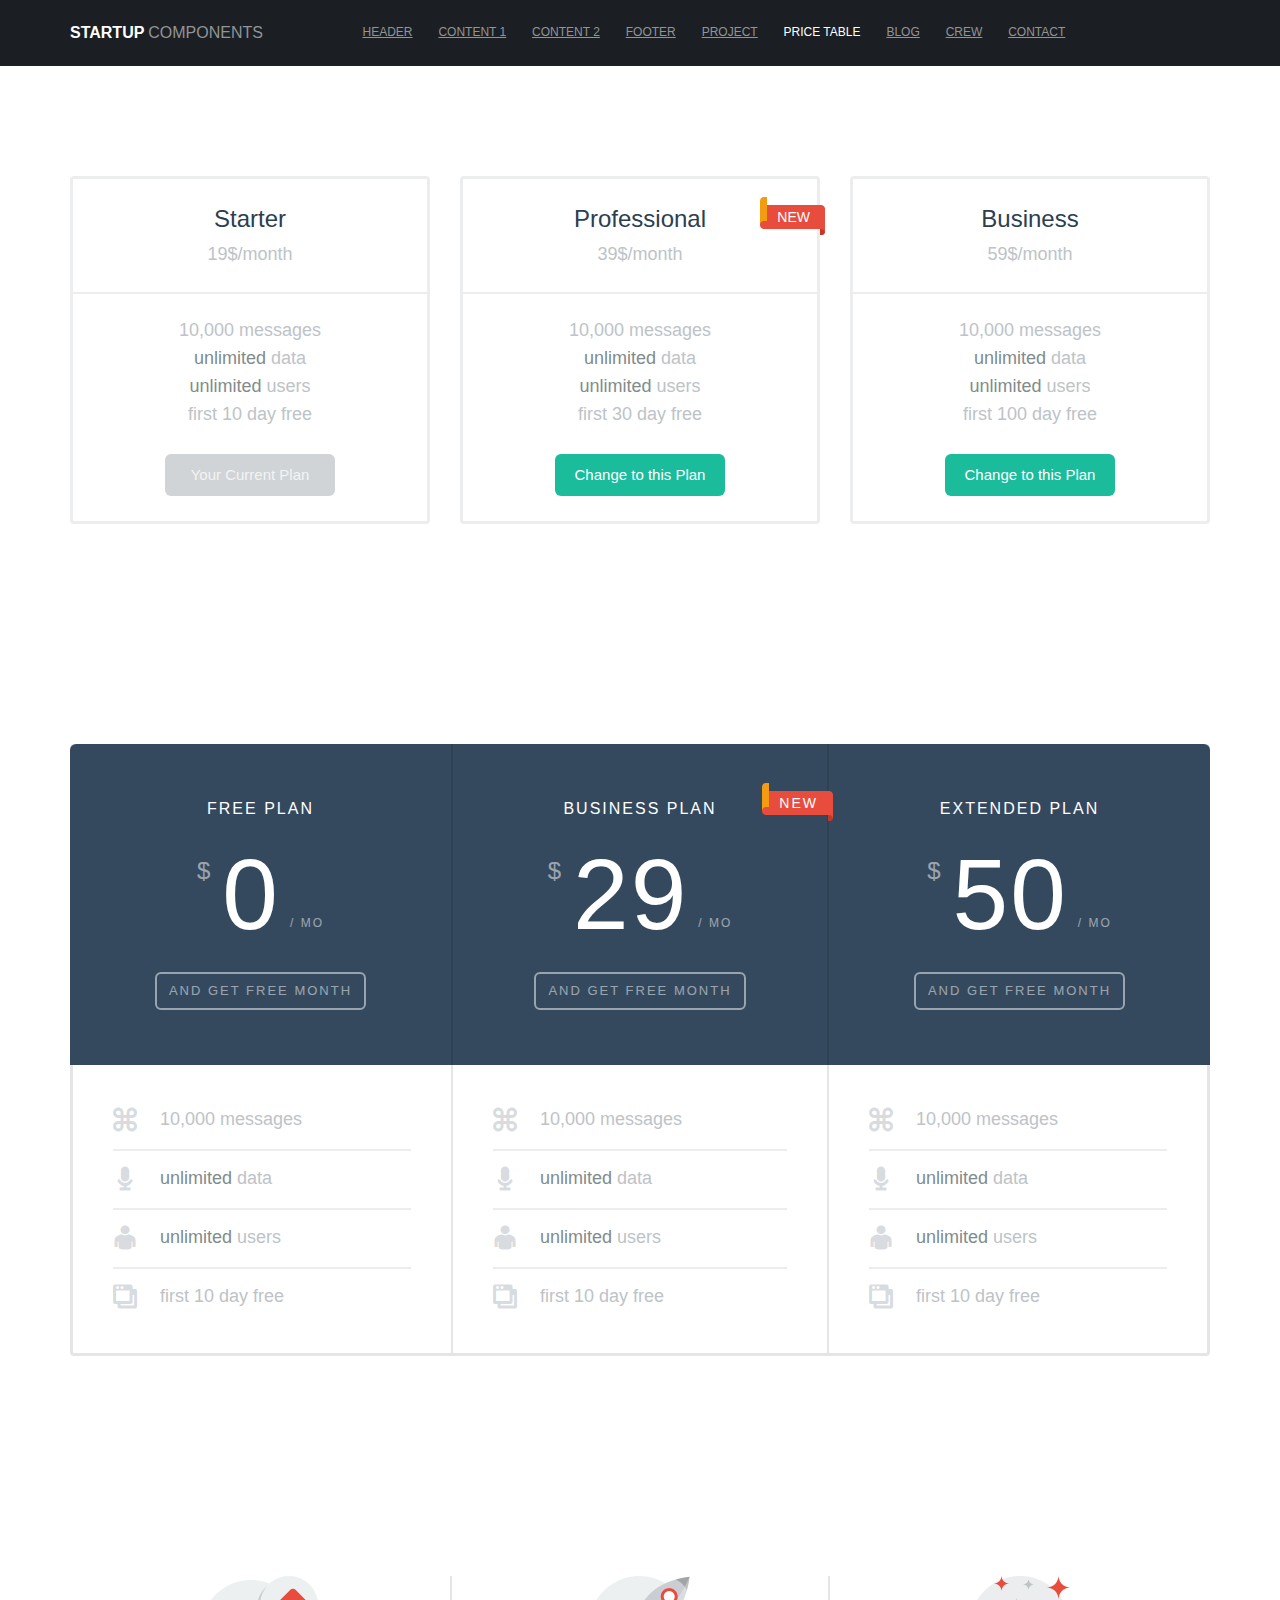
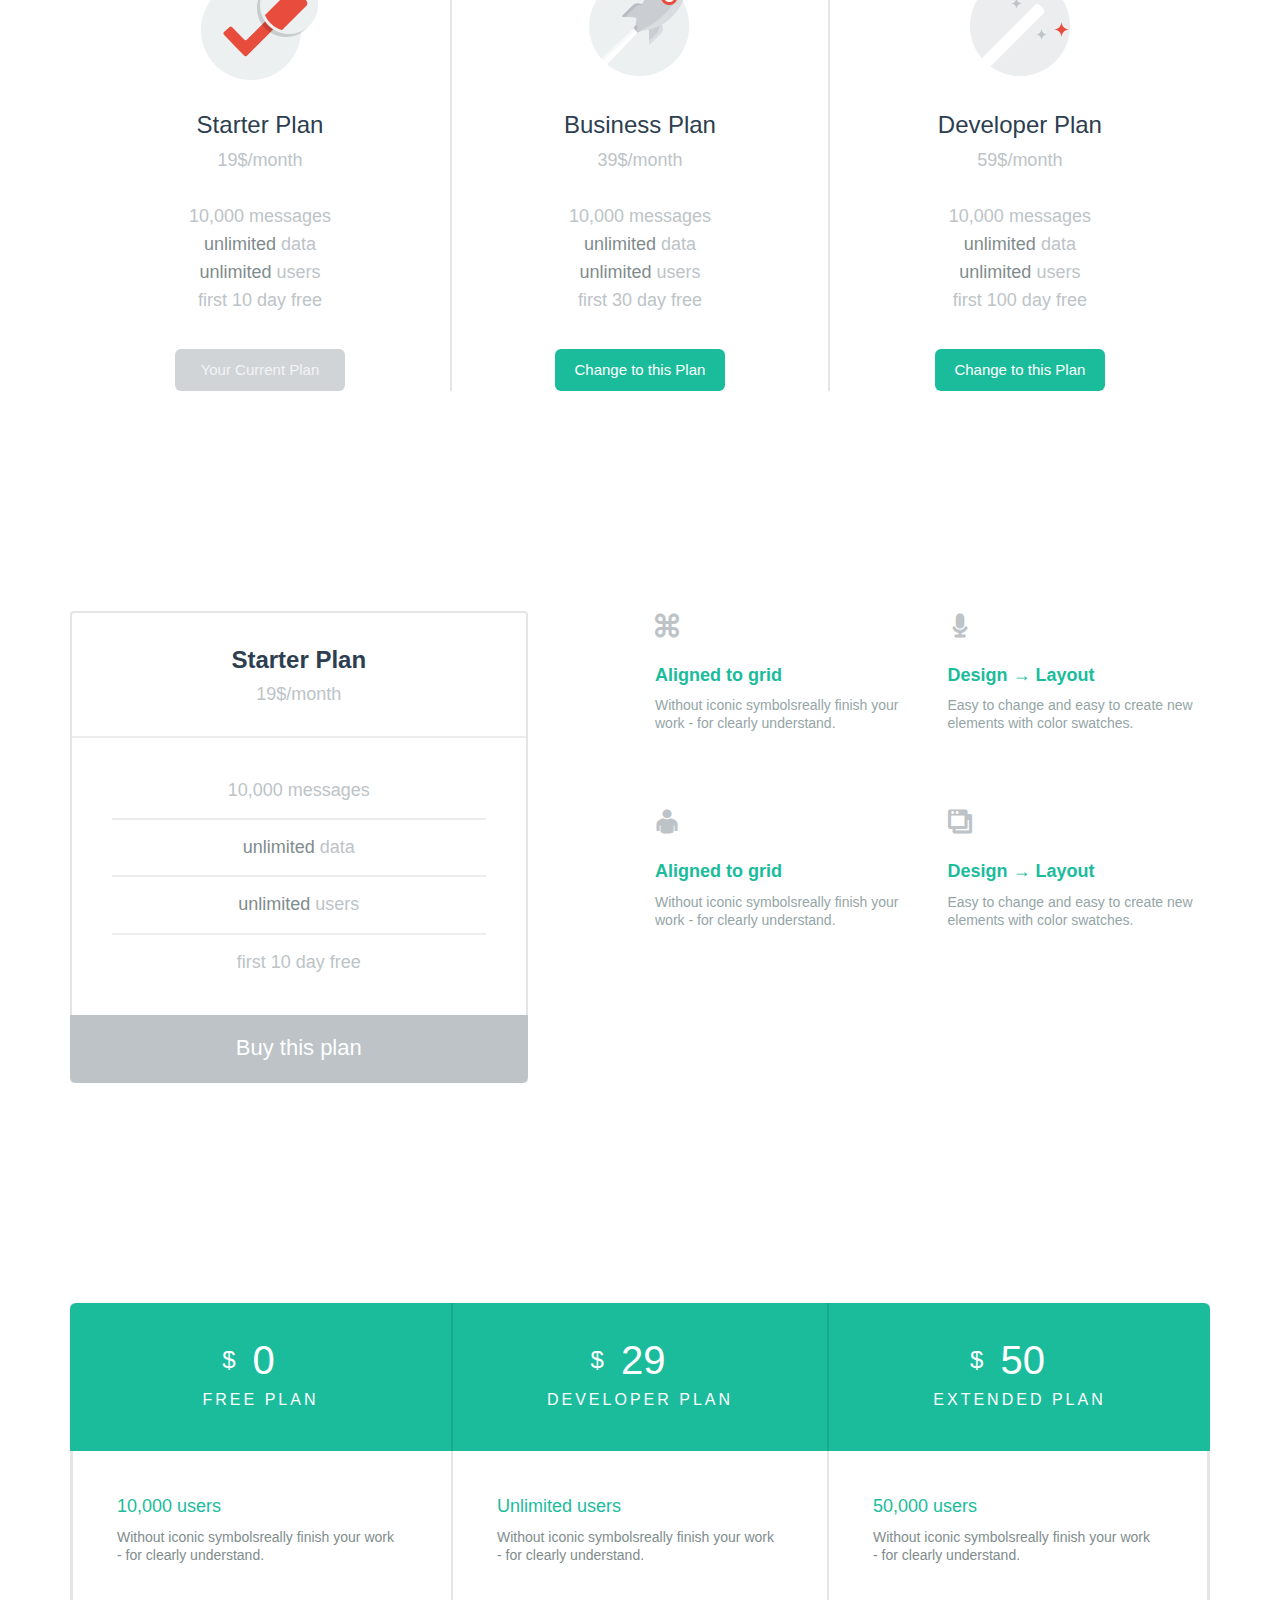
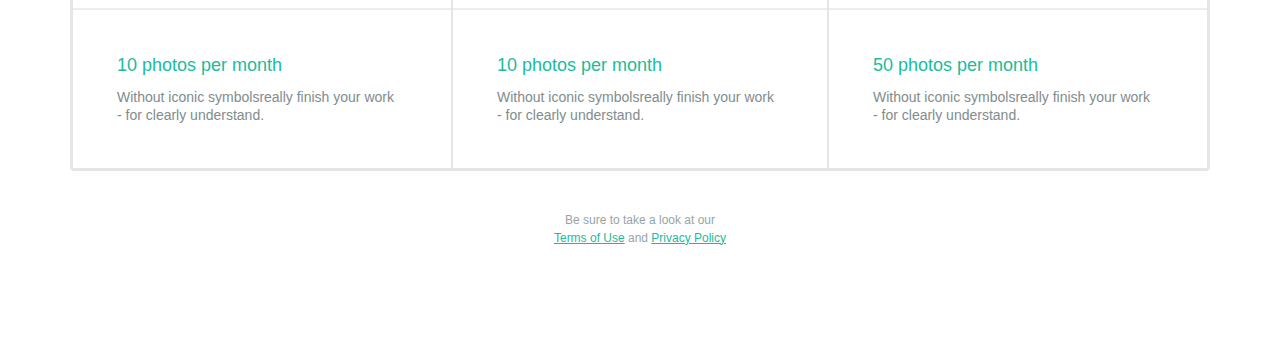
<file: ui-kit/ui-kit-price/index.html>
<!DOCTYPE html>
<html lang="en">
  <head>
    <meta charset="utf-8">
    <title>Price</title>
    <meta name="apple-mobile-web-app-capable" content="yes" />
    <meta name="viewport" content="width=device-width, initial-scale=1.0, maximum-scale=1.0, user-scalable=no" />
    <meta name="apple-mobile-web-app-status-bar-style" content="black" />
    <link rel="shortcut icon" href="../../flat-ui/images/favicon.ico">
    <link rel="stylesheet" href="../../flat-ui/bootstrap/css/bootstrap.css">
    <link rel="stylesheet" href="../../flat-ui/css/flat-ui.css">
    <!-- Using only with Flat-UI (free)-->
    <link rel="stylesheet" href="../../common-files/css/icon-font.css">
    <!-- end -->
    <link rel="stylesheet" href="../ui-kit-price/css/ui-kit-styles.css">
  </head>
  <body>
    <nav class="dockbar navbar-fixed-top" id="header-dockbar">
      <menu class="main-menu">
        <div class="container">
          <div class="row">
            <a href="index.html" class="man-brand col-sm-3">
              <span class="logotype">Startup</span>
              <span class="doc-title">components</span>
            </a>
            <button id="open-close-menu" class="menu-btn btn-inverse"><span class="fui-list"></span>
            </button>
            <dl class="col-sm-8">
              <dd><a href="../ui-kit-header/index.html">header</a>
              </dd>
              <dd><a href="../ui-kit-content/index.html">content 1</a>
              </dd>
              <dd><a href="../ui-kit-content/index2.html">content 2</a>
              </dd>
              <dd><a href="../ui-kit-footer/index.html">footer</a>
              </dd>
              <dd><a href="../ui-kit-projects/index.html">project</a>
              </dd>
              <dd><a class="active">price table</a>
              </dd>
              <dd><a href="../ui-kit-blog/index.html">blog</a>
              </dd>
              <dd><a href="../ui-kit-crew/index.html">crew</a>
              </dd>
              <dd><a href="../ui-kit-contacts/index.html">contact</a>
              </dd>
            </dl>
          </div>
        </div>
      </menu>
      <menu class="colapsed-menu">
        <dl>
          <dd><a href="../ui-kit-header/index.html">header</a>
          </dd>
          <dd><a href="../ui-kit-content/index.html">content 1</a>
          </dd>
          <dd><a href="../ui-kit-content/index2.html">content 2</a>
          </dd>
          <dd><a href="../ui-kit-footer/index.html">footer</a>
          </dd>
          <dd><a href="../ui-kit-projects/index.html">project</a>
          </dd>
          <dd><a class="active">price table</a>
          </dd>
          <dd><a href="../ui-kit-blog/index.html">blog</a>
          </dd>
          <dd><a href="../ui-kit-crew/index.html">crew</a>
          </dd>
          <dd><a href="../ui-kit-contacts/index.html">contact</a>
          </dd>
        </dl>
      </menu>
    </nav>
    <div class="page-wrapper">
      <!-- price-1 -->
      <section class="price-1">
        <div class="container">
          <div class="row plans">
            <div class="col-sm-4">
              <div class="plan">
                <div class="title">Starter</div>
                <div class="price">19$/month</div>
                <div class="description">
                  10,000 messages
                  <br>
                  <b>unlimited</b> data
                  <br>
                  <b>unlimited</b> users
                  <br>first 10 day free
                </div>
                <a class="btn disabled" href="#">Your Current Plan</a>
              </div>
            </div>
            <div class="col-sm-4">
              <div class="plan">
                <div class="title">Professional</div>
                <div class="price">39$/month</div>
                <div class="description">
                  10,000 messages
                  <br>
                  <b>unlimited</b> data
                  <br>
                  <b>unlimited</b> users
                  <br>first 30 day free
                </div>
                <a class="btn btn-primary" href="#">Change to this Plan</a>
                <div class="ribbon">NEW</div>
              </div>
            </div>
            <div class="col-sm-4">
              <div class="plan">
                <div class="title">Business</div>
                <div class="price">59$/month</div>
                <div class="description">
                  10,000 messages
                  <br>
                  <b>unlimited</b> data
                  <br>
                  <b>unlimited</b> users
                  <br>first 100 day free
                </div>
                <a class="btn btn-primary" href="#">Change to this Plan</a>
              </div>
            </div>
          </div>
        </div>
        <!--/.container-->
      </section>
      <!-- price-2 -->
      <section class="price-2">
        <div class="container">
          <div class="plans">
            <div class="plan">
              <div class="title">
                FREE PLAN
                <div class="price"><span class="currency">$</span>0<span class="period">/ MO</span>
                </div>
                <a class="btn btn-clear btn-small" href="#">AND GET FREE MONTH</a>
              </div>
              <div class="description">
                <div class="description-box">
                  <span class="fui-cmd"></span> 10,000 messages
                </div>
                <div class="description-box">
                  <span class="fui-mic"></span>  <b>unlimited</b> data
                </div>
                <div class="description-box">
                  <span class="fui-user"></span>  <b>unlimited</b> users
                </div>
                <div class="description-box">
                  <span class="fui-windows"></span> first 10 day free
                </div>
              </div>
            </div>
            <div class="plan plan-2">
              <div class="title">
                BUSINESS PLAN
                <div class="price"><span class="currency">$</span>29<span class="period">/ MO</span>
                </div>
                <a class="btn btn-clear btn-small" href="#">AND GET FREE MONTH</a>
                <div class="ribbon">NEW</div>
              </div>
              <div class="description">
                <div class="description-box">
                  <span class="fui-cmd"></span> 10,000 messages
                </div>
                <div class="description-box">
                  <span class="fui-mic"></span>  <b>unlimited</b> data
                </div>
                <div class="description-box">
                  <span class="fui-user"></span>  <b>unlimited</b> users
                </div>
                <div class="description-box">
                  <span class="fui-windows"></span> first 10 day free
                </div>
              </div>
            </div>
            <div class="plan">
              <div class="title">
                EXTENDED PLAN
                <div class="price"><span class="currency">$</span>50<span class="period">/ MO</span>
                </div>
                <a class="btn btn-clear btn-small" href="#">AND GET FREE MONTH</a>
              </div>
              <div class="description">
                <div class="description-box">
                  <span class="fui-cmd"></span> 10,000 messages
                </div>
                <div class="description-box">
                  <span class="fui-mic"></span>  <b>unlimited</b> data
                </div>
                <div class="description-box">
                  <span class="fui-user"></span>  <b>unlimited</b> users
                </div>
                <div class="description-box">
                  <span class="fui-windows"></span> first 10 day free
                </div>
              </div>
            </div>
          </div>
        </div>
        <!--/.container-->
      </section>
      <!-- price-3 -->
      <section class="price-3">
        <div class="container">
          <div class="plans">
            <div class="plan">
              <div class="title">
                <div class="img">
                  <img src="../../common-files/icons/retina-ready-s@2x.png" width="117" height="104" alt="">
                </div>
                Starter Plan
              </div>
              <div class="price">19$/month</div>
              <div class="description">
                10,000 messages
                <br>
                <b>unlimited</b> data
                <br>
                <b>unlimited</b> users
                <br>first 10 day free
              </div>
              <a class="btn disabled" href="#">Your Current Plan</a>
            </div>
            <div class="plan plan-2">
              <div class="title">
                <div class="img">
                  <img src="../../common-files/icons/rocket@2x.png" width="101" height="101" alt="">
                </div>
                Business Plan
              </div>
              <div class="price">39$/month</div>
              <div class="description">
                10,000 messages
                <br>
                <b>unlimited</b> data
                <br>
                <b>unlimited</b> users
                <br>first 30 day free
              </div>
              <a class="btn btn-primary" href="#">Change to this Plan</a>
            </div>
            <div class="plan">
              <div class="title">
                <div class="img">
                  <img src="../../common-files/icons/magic-wand@2x.png" width="100" height="100" alt="">
                </div>
                Developer Plan
              </div>
              <div class="price">59$/month</div>
              <div class="description">
                10,000 messages
                <br>
                <b>unlimited</b> data
                <br>
                <b>unlimited</b> users
                <br>first 100 day free
              </div>
              <a class="btn btn-primary" href="#">Change to this Plan</a>
            </div>
          </div>
        </div>
        <!--/.container-->
      </section>
      <!-- price-4 -->
      <section class="price-4">
        <div class="container">
          <div class="row">
            <div class="col-sm-5">
              <div class="span5 plan">
                <div class="title">Starter Plan</div>
                <div class="price">19$/month</div>
                <div class="description">
                  <div class="description-box">
                    10,000 messages
                  </div>
                  <div class="description-box">
                    <b>unlimited</b> data
                  </div>
                  <div class="description-box">
                    <b>unlimited</b> users
                  </div>
                  <div class="description-box">
                    first 10 day free
                  </div>
                </div>
                <a class="btn btn-huge" href="#">Buy this plan</a>
              </div>
            </div>
            <div class="col-sm-6 col-sm-offset-1 description-detail">
              <div class="row">
                <div class="col-sm-6">
                  <span class="fui-cmd"></span>
                  <h6>Aligned to grid</h6>
Without iconic symbolsreally finish your work - for clearly understand.
                </div>
                <div class="col-sm-6">
                  <span class="fui-mic"></span>
                  <h6>Design → Layout</h6>
Easy to change and easy to create new elements with color swatches.
                </div>
              </div>
              <div class="row">
                <div class="col-sm-6">
                  <span class="fui-user"></span>
                  <h6>Aligned to grid</h6>
Without iconic symbolsreally finish your work - for clearly understand.
                </div>
                <div class="col-sm-6">
                  <span class="fui-windows"></span>
                  <h6>Design → Layout</h6>
Easy to change and easy to create new elements with color swatches.
                </div>
              </div>
            </div>
          </div>
        </div>
        <!--/.container-->
      </section>
      <!-- price-5 -->
      <section class="price-5">
        <div class="container">
          <div class="plans">
            <div class="plan">
              <div class="title">
                <div class="price">
                  <small>$</small>
0
                </div>
                FREE PLAN
              </div>
              <div>
                <div class="description">
                  <div class="description-box">
                    <big>10,000 users</big>
Without iconic symbolsreally finish your work - for clearly understand.
                  </div>
                  <div class="description-box">
                    <big>10 photos per month</big>
Without iconic symbolsreally finish your work - for clearly understand.
                  </div>
                </div>
                <div class="description-more">
                  <span class="fui-cmd"></span>
                  <big>10,000 users</big>
                  <p class="info">Without iconic symbolsreally finish your work - for clearly understand.</p>
                  <a class="btn btn-primary" href="#">Change to this Plan</a>
                </div>
              </div>
            </div>
            <div class="plan plan-2">
              <div class="title">
                <div class="price">
                  <small>$</small>
29
                </div>
                DEVELOPER PLAN
              </div>
              <div>
                <div class="description">
                  <div class="description-box">
                    <big>Unlimited users</big>
Without iconic symbolsreally finish your work - for clearly understand.
                  </div>
                  <div class="description-box">
                    <big>10 photos per month</big>
Without iconic symbolsreally finish your work - for clearly understand.
                  </div>
                </div>
                <div class="description-more">
                  <span class="fui-cmd"></span>
                  <big>Unlimited users</big>
                  <p class="info">Without iconic symbolsreally finish your work - for clearly understand.</p>
                  <a class="btn btn-primary" href="#">Change to this Plan</a>
                </div>
              </div>
            </div>
            <div class="plan">
              <div class="title">
                <div class="price">
                  <small>$</small>
50
                </div>
                EXTENDED PLAN
              </div>
              <div>
                <div class="description">
                  <div class="description-box">
                    <big>50,000 users</big>
Without iconic symbolsreally finish your work - for clearly understand.
                  </div>
                  <div class="description-box">
                    <big>50 photos per month</big>
Without iconic symbolsreally finish your work - for clearly understand.
                  </div>
                </div>
                <div class="description-more">
                  <span class="fui-cmd"></span>
                  <big>50,000 users</big>
                  <p class="info">Without iconic symbolsreally finish your work - for clearly understand.</p>
                  <a class="btn btn-primary" href="#">Change to this Plan</a>
                </div>
              </div>
            </div>
          </div>
          <div class="terms">Be sure to take a look at our
            <br><a href="#">Terms of Use</a> and <a href="#">Privacy
            Policy</a>
          </div>
        </div>
        <!--/.container-->
      </section>
    </div>
    <!-- Placed at the end of the document so the pages load faster -->
    <script src="../../common-files/js/jquery-1.10.2.min.js"></script>
    <script src="../../flat-ui/js/bootstrap.min.js"></script>
    <script src="../../common-files/js/startup-kit.js"></script>
  </body>
</html>
</file>
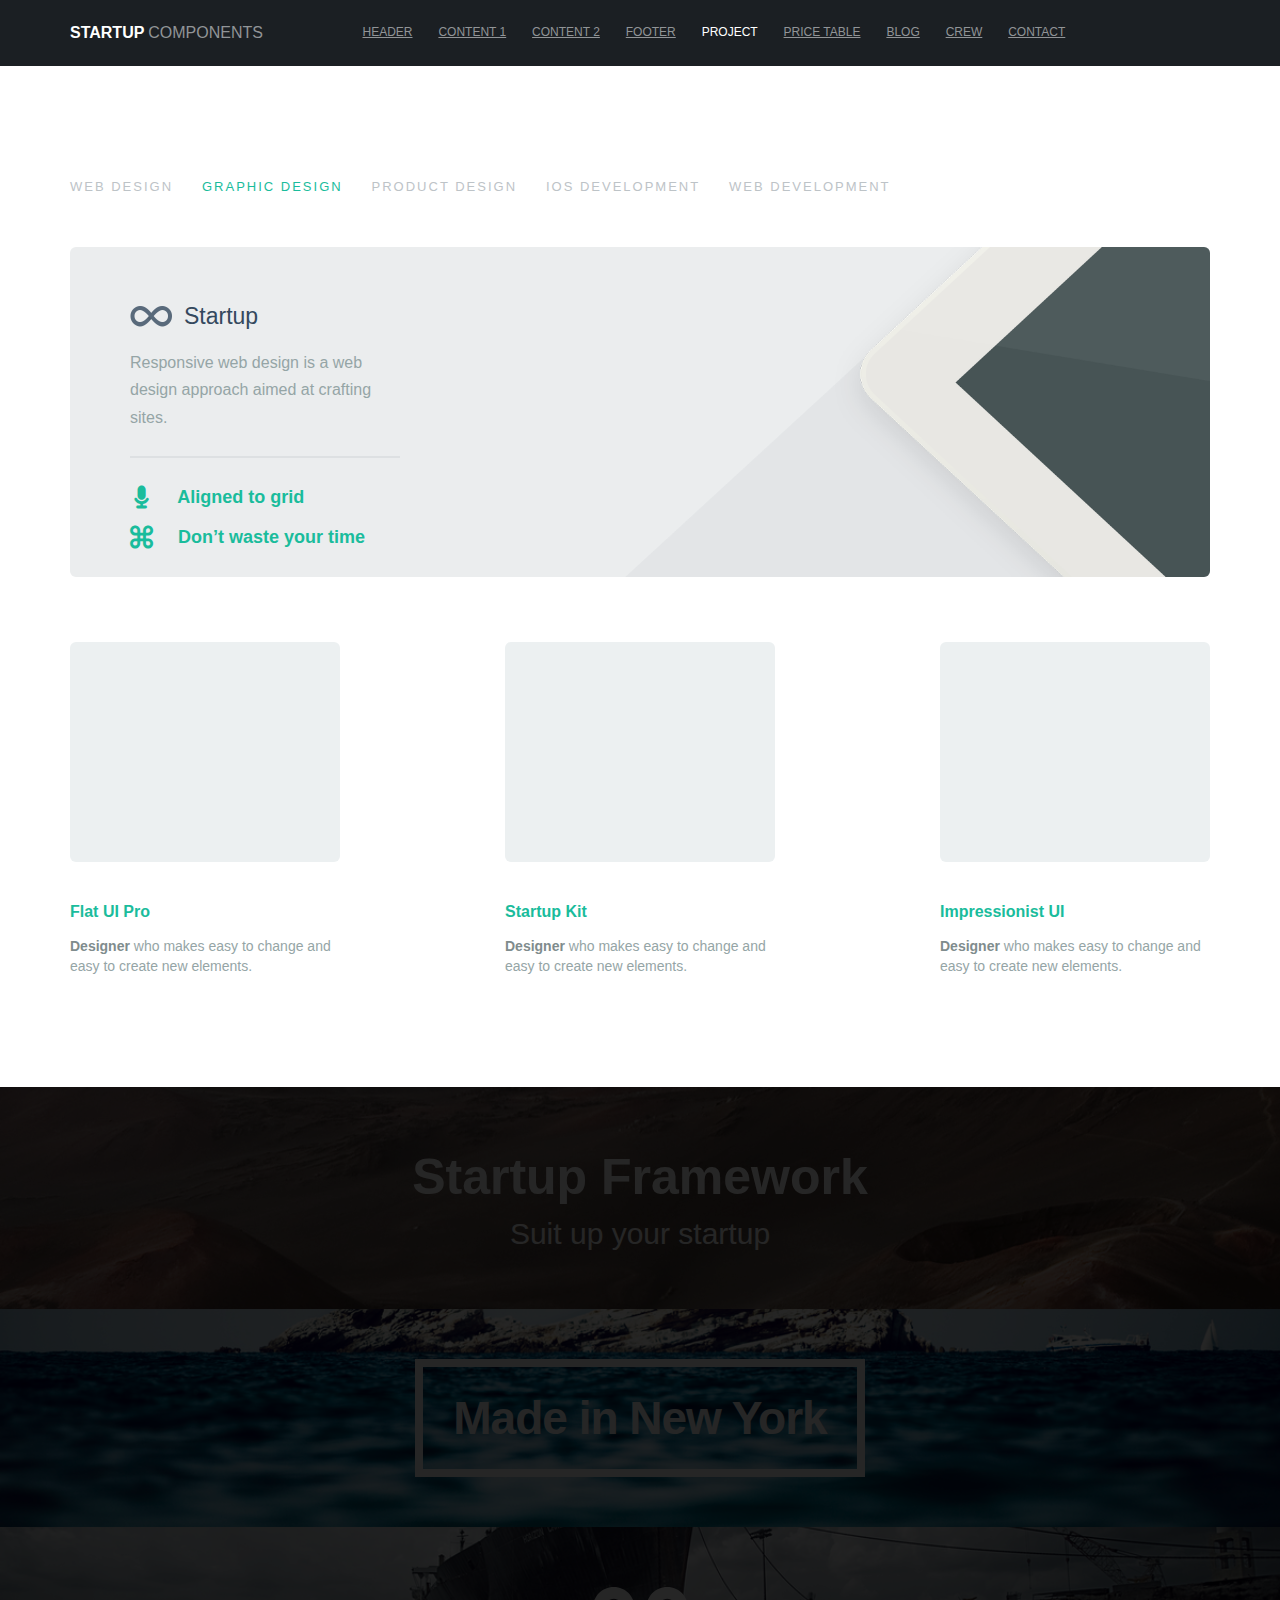
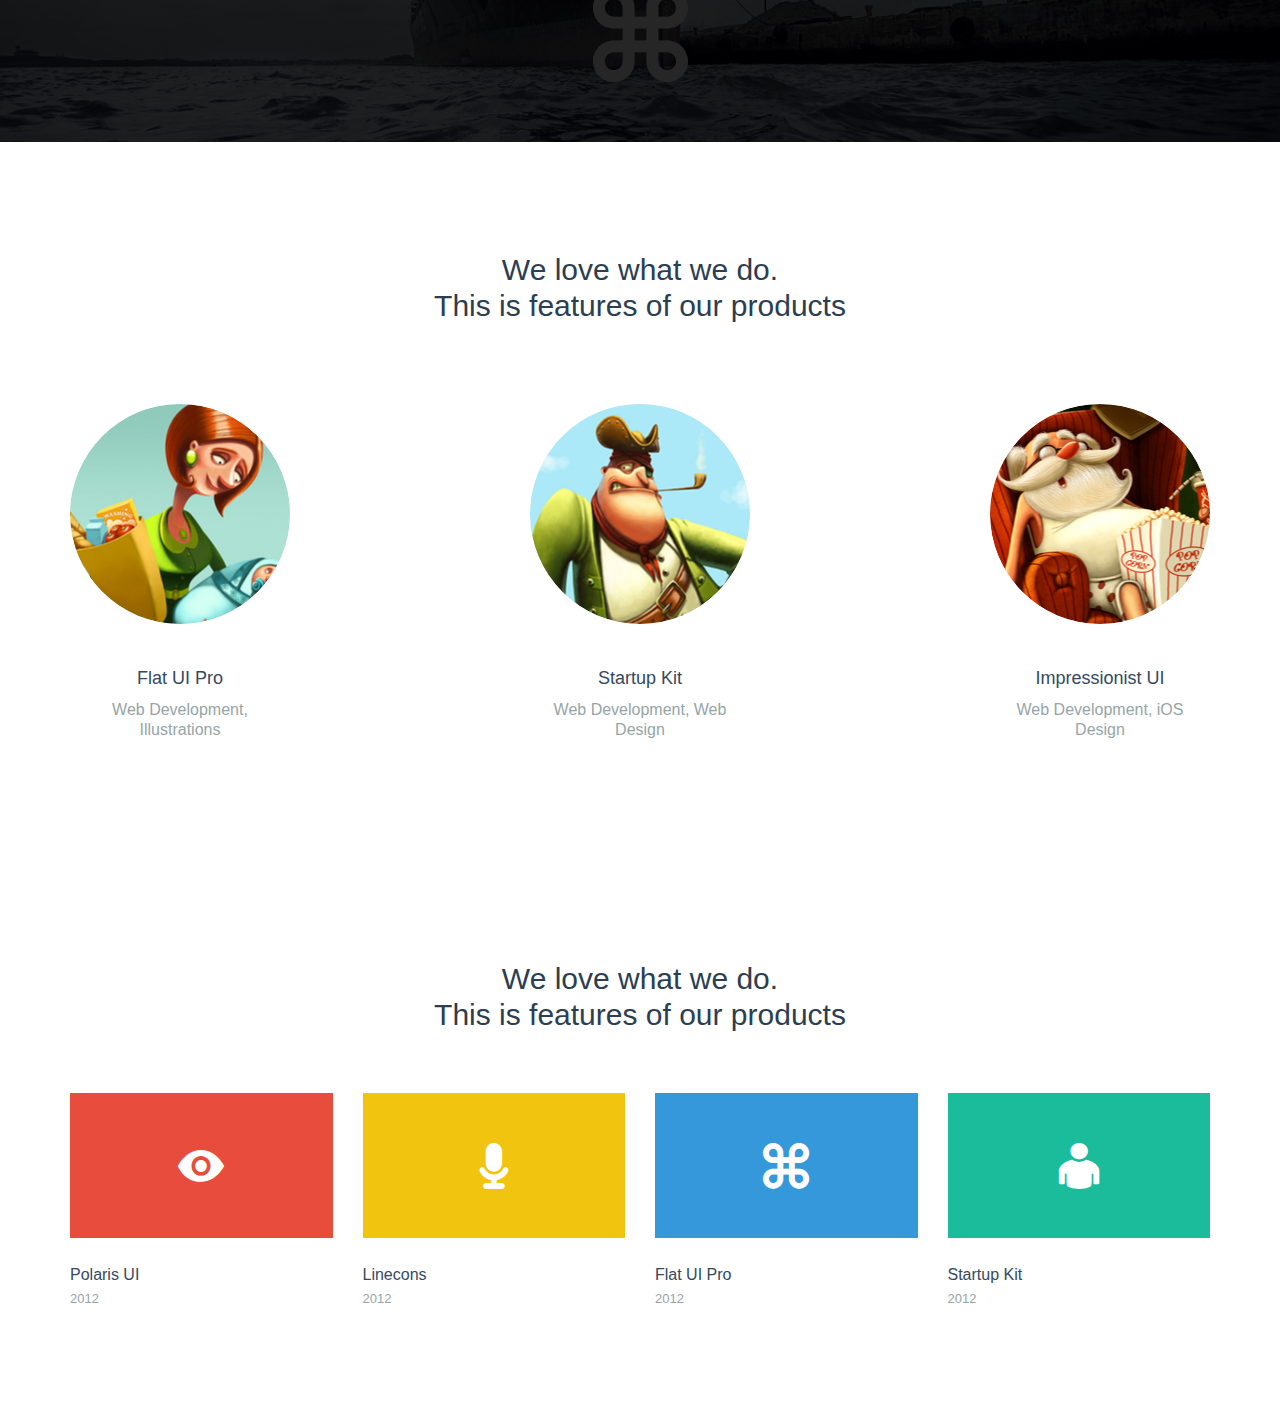
<file: ui-kit/ui-kit-projects/index.html>
<!DOCTYPE html>
<html lang="en">
  <head>
    <meta charset="utf-8">
    <title>Projects</title>
    <meta name="apple-mobile-web-app-capable" content="yes" />
    <meta name="viewport" content="width=device-width, initial-scale=1.0, maximum-scale=1.0, user-scalable=no" />
    <meta name="apple-mobile-web-app-status-bar-style" content="black" />
    <link rel="shortcut icon" href="../../flat-ui/images/favicon.ico">
    <link rel="stylesheet" href="../../flat-ui/bootstrap/css/bootstrap.css">
    <link rel="stylesheet" href="../../flat-ui/css/flat-ui.css">
    <!-- Using only with Flat-UI (free)-->
    <link rel="stylesheet" href="../../common-files/css/icon-font.css">
    <!-- end -->
    <link rel="stylesheet" href="../../common-files/css/animations.css">
    <link rel="stylesheet" href="../ui-kit-projects/css/ui-kit-styles.css">
  </head>
  <body>
    <nav class="dockbar navbar-fixed-top" id="header-dockbar">
      <menu class="main-menu">
        <div class="container">
          <div class="row">
            <a href="index.html" class="man-brand col-sm-3">
              <span class="logotype">Startup</span>
              <span class="doc-title">components</span>
            </a>
            <button id="open-close-menu" class="menu-btn btn-inverse"><span class="fui-list"></span>
            </button>
            <dl class="col-sm-8">
              <dd><a href="../ui-kit-header/index.html">header</a>
              </dd>
              <dd><a href="../ui-kit-content/index.html">content 1</a>
              </dd>
              <dd><a href="../ui-kit-content/index2.html">content 2</a>
              </dd>
              <dd><a href="../ui-kit-footer/index.html">footer</a>
              </dd>
              <dd><a class="active">project</a>
              </dd>
              <dd><a href="../ui-kit-price/index.html">price table</a>
              </dd>
              <dd><a href="../ui-kit-blog/index.html">blog</a>
              </dd>
              <dd><a href="../ui-kit-crew/index.html">crew</a>
              </dd>
              <dd><a href="../ui-kit-contacts/index.html">contact</a>
              </dd>
            </dl>
          </div>
        </div>
      </menu>
      <menu class="colapsed-menu">
        <dl>
          <dd><a href="../ui-kit-header/index.html">header</a>
          </dd>
          <dd><a href="../ui-kit-content/index.html">content 1</a>
          </dd>
          <dd><a href="../ui-kit-content/index2.html">content 2</a>
          </dd>
          <dd><a href="../ui-kit-footer/index.html">footer</a>
          </dd>
          <dd><a class="active">project</a>
          </dd>
          <dd><a href="../ui-kit-price/index.html">price table</a>
          </dd>
          <dd><a href="../ui-kit-blog/index.html">blog</a>
          </dd>
          <dd><a href="../ui-kit-crew/index.html">crew</a>
          </dd>
          <dd><a href="../ui-kit-contacts/index.html">contact</a>
          </dd>
        </dl>
      </menu>
    </nav>
    <div class="page-wrapper">
      <!-- projects-1 -->
      <section class="projects-1">
        <div class="container">
          <div class="title">
            <a href="#">web design</a>
            <a href="#" class="active">graphic design</a>
            <a href="#">product design</a>
            <a href="#">ios development</a>
            <a href="#">web development</a>
          </div>
          <div class="head-box">
            <div class="brand">
              <img src="../../common-files/icons/logo-2@2x.png" width="42" height="21" alt="">Startup</div>
            <p>Responsive web design is a web design approach aimed at crafting sites.</p>
            <div class="features">
              <div>
                <span class="fui-mic"></span> Aligned to grid
              </div>
              <div>
                <span class="fui-cmd"></span> Don’t waste your time
              </div>
            </div>
          </div>
          <div class="projects">
            <div class="project-wrapper">
              <div class="project">
                <div class="photo-wrapper">
                  <div class="photo">
                    <!--<img src="" alt="">-->
                  </div>
                  <div class="overlay"><span class="fui-eye"></span>
                  </div>
                </div>
                <div class="info">
                  <div class="name">Flat UI Pro</div>
                  <b>Designer</b> who makes easy to change and easy to create new elements.
                </div>
              </div>
            </div>
            <div class="project-wrapper">
              <div class="project">
                <div class="photo-wrapper">
                  <div class="photo">
                    <!--<img src="" alt="">-->
                  </div>
                  <div class="overlay"><span class="fui-eye"></span>
                  </div>
                </div>
                <div class="info">
                  <div class="name">Startup Kit</div>
                  <b>Designer</b> who makes easy to change and easy to create new elements.
                </div>
              </div>
            </div>
            <div class="project-wrapper">
              <div class="project">
                <div class="photo-wrapper">
                  <div class="photo">
                    <!--<img src="" alt="">-->
                  </div>
                  <div class="overlay"><span class="fui-eye"></span>
                  </div>
                </div>
                <div class="info">
                  <div class="name">Impressionist UI</div>
                  <b>Designer</b> who makes easy to change and easy to create new elements.
                </div>
              </div>
            </div>
          </div>
        </div>
        <!--/.container-->
      </section>
      <!-- projects-2 -->
      <section class="projects-2">
        <div class="project-1 v-center">
          <div>
            <!--v-center-->
            <div class="container">
              <h1>Startup Framework</h1>
              <p>Suit up your startup</p>
            </div>
            <!--/.container-->
          </div>
          <!--/v-center-->
        </div>
        <div class="project-2 v-center">
          <div>
            <!--v-center-->
            <div class="container">
              <div class="hero-unit">
                <h1>Made in New York</h1>
              </div>
            </div>
            <!--/.container-->
          </div>
          <!--/v-center-->
        </div>
        <div class="project-3 v-center">
          <div>
            <!--v-center-->
            <div class="container">
              &nbsp;
              <span class="fui-cmd"></span>
&nbsp;
            </div>
            <!--/.container-->
          </div>
          <!--/v-center-->
        </div>
      </section>
      <!-- projects-3 -->
      <section class="projects-3">
        <div class="container">
          <h3>We love what we do. <br> This is features of our products</h3>
          <div class="projects">
            <div class="project-wrapper">
              <div class="project">
                <div class="photo-wrapper">
                  <div class="photo">
                    <img src="../../common-files/img/projects/img-2.png" alt="">
                  </div>
                  <div class="overlay"><span class="fui-eye"></span>
                  </div>
                </div>
                <div class="info">
                  <div class="name">Flat UI Pro</div>
                  Web Development, Illustrations
                </div>
              </div>
            </div>
            <div class="project-wrapper">
              <div class="project">
                <div class="photo-wrapper">
                  <div class="photo">
                    <img src="../../common-files/img/projects/img-3.png" alt="">
                  </div>
                  <div class="overlay"><span class="fui-eye"></span>
                  </div>
                </div>
                <div class="info">
                  <div class="name">Startup Kit</div>
                  Web Development, Web Design
                </div>
              </div>
            </div>
            <div class="project-wrapper">
              <div class="project">
                <div class="photo-wrapper">
                  <div class="photo">
                    <img src="../../common-files/img/projects/img-4.png" alt="">
                  </div>
                  <div class="overlay"><span class="fui-eye"></span>
                  </div>
                </div>
                <div class="info">
                  <div class="name">Impressionist UI</div>
                  Web Development, iOS Design
                </div>
              </div>
            </div>
          </div>
        </div>
        <!--/.container-->
      </section>
      <!-- projects-4 -->
      <section class="projects-4">
        <div class="container">
          <h3>We love what we do. <br> This is features of our products</h3>
          <div class="projects row">
            <div class="project-wrapper col-sm-3">
              <div class="project">
                <div class="photo-wrapper bg-alizarin">
                  <div class="photo"></div>
                  <a href="#" class="overlay"><span class="fui-eye"></span></a>
                </div>
                <div class="info">
                  <a href="#" class="name color-pomegranate">Polaris UI</a>
2012
                </div>
              </div>
            </div>
            <div class="project-wrapper col-sm-3">
              <div class="project">
                <div class="photo-wrapper bg-sun-flower">
                  <div class="photo"></div>
                  <a href="#" class="overlay"><span class="fui-mic"></span></a>
                </div>
                <div class="info">
                  <a href="#" class="name color-orange">Linecons</a>
2012
                </div>
              </div>
            </div>
            <div class="project-wrapper col-sm-3">
              <div class="project">
                <div class="photo-wrapper bg-peter-river">
                  <div class="photo"></div>
                  <a href="#" class="overlay"><span class="fui-cmd"></span></a>
                </div>
                <div class="info">
                  <a href="#" class="name color-belize-hole">Flat UI Pro</a>
2012
                </div>
              </div>
            </div>
            <div class="project-wrapper col-sm-3">
              <div class="project">
                <div class="photo-wrapper bg-turquoise">
                  <div class="photo"></div>
                  <a href="#" class="overlay"><span class="fui-user"></span></a>
                </div>
                <div class="info">
                  <a href="#" class="name color-green-sea">Startup Kit</a href="#">
                        2012
                    </div>
                </div>
            </div>
        </div>
    </div>
    <!--/.container-->
</section>
        </div>
        <!-- Placed at the end of the document so the pages load faster -->
        <script src="../../common-files/js/jquery-1.10.2.min.js"></script>
        <script src="../../flat-ui/js/bootstrap.min.js"></script>
        <script src="../../common-files/js/modernizr.custom.js"></script>
        <script src="../../common-files/js/page-transitions.js"></script>
        <script src="../../common-files/js/startup-kit.js"></script>
    </body>
</html>
</file>
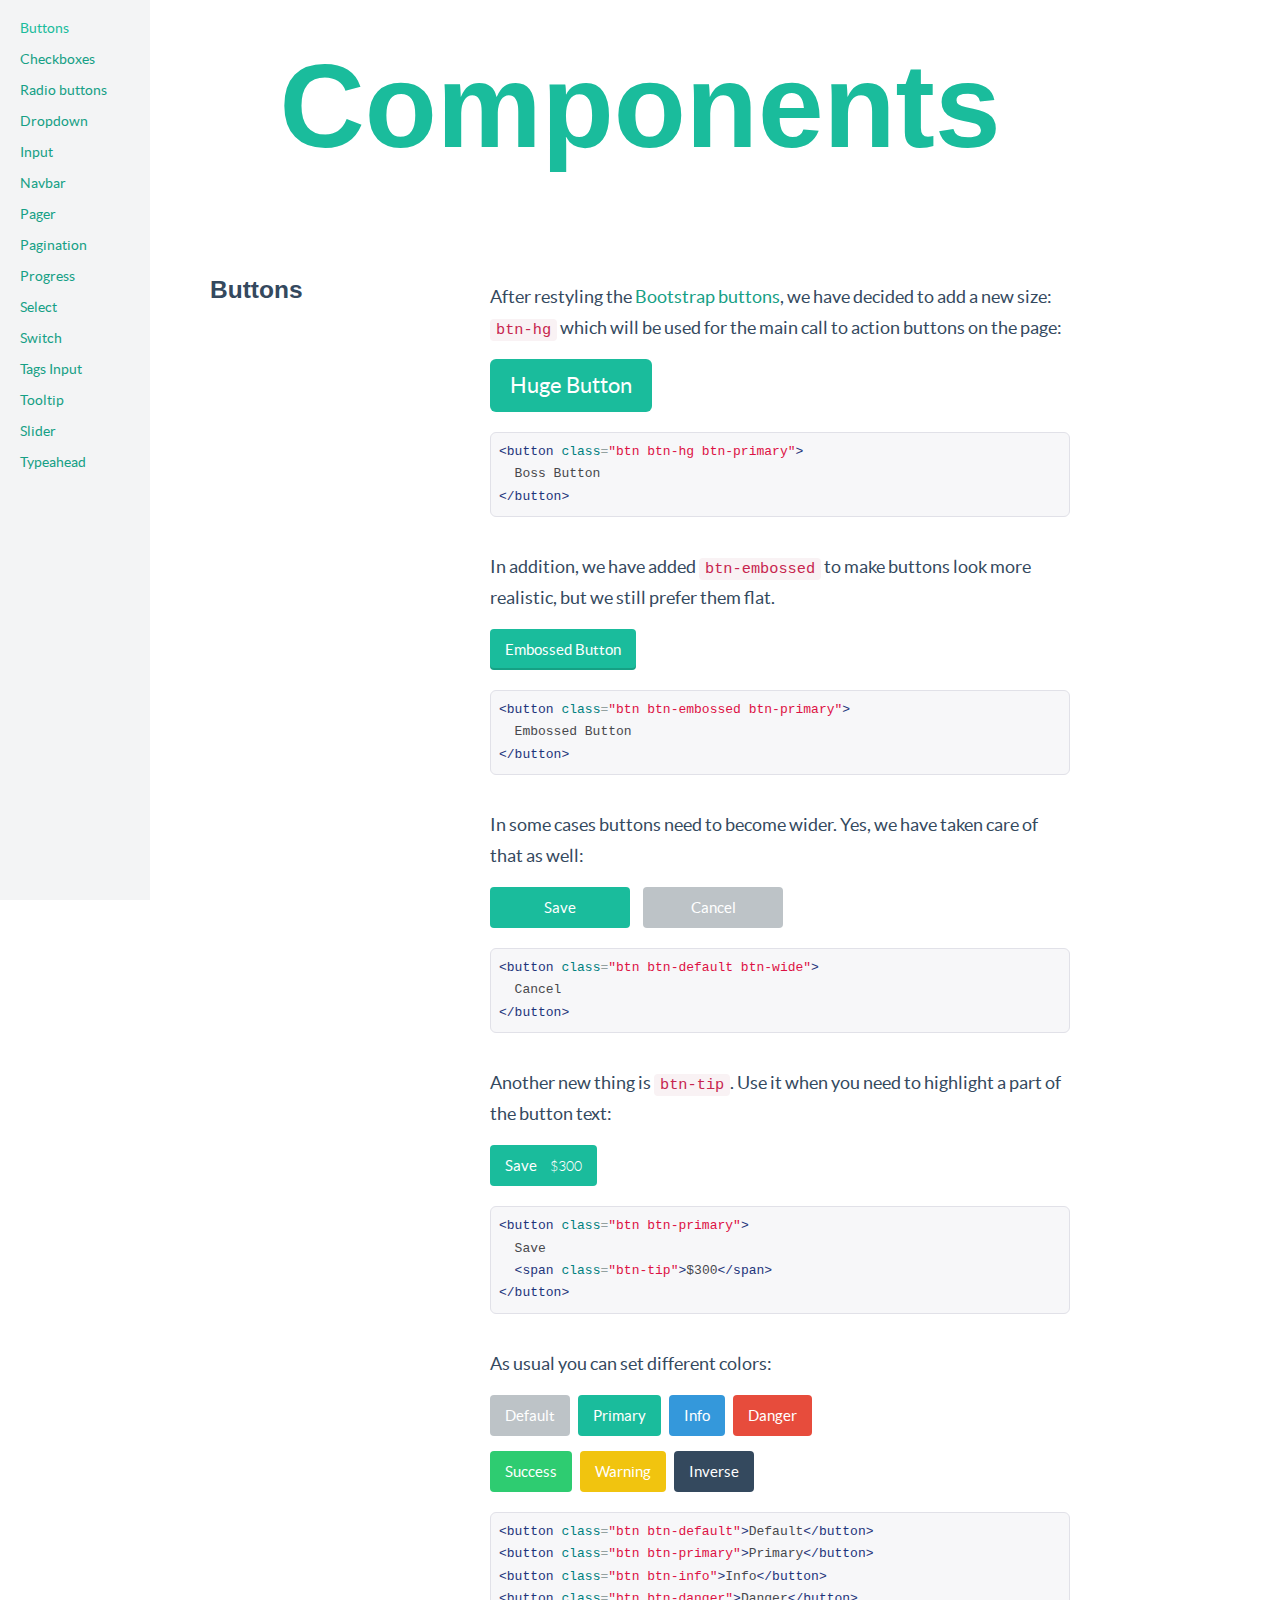
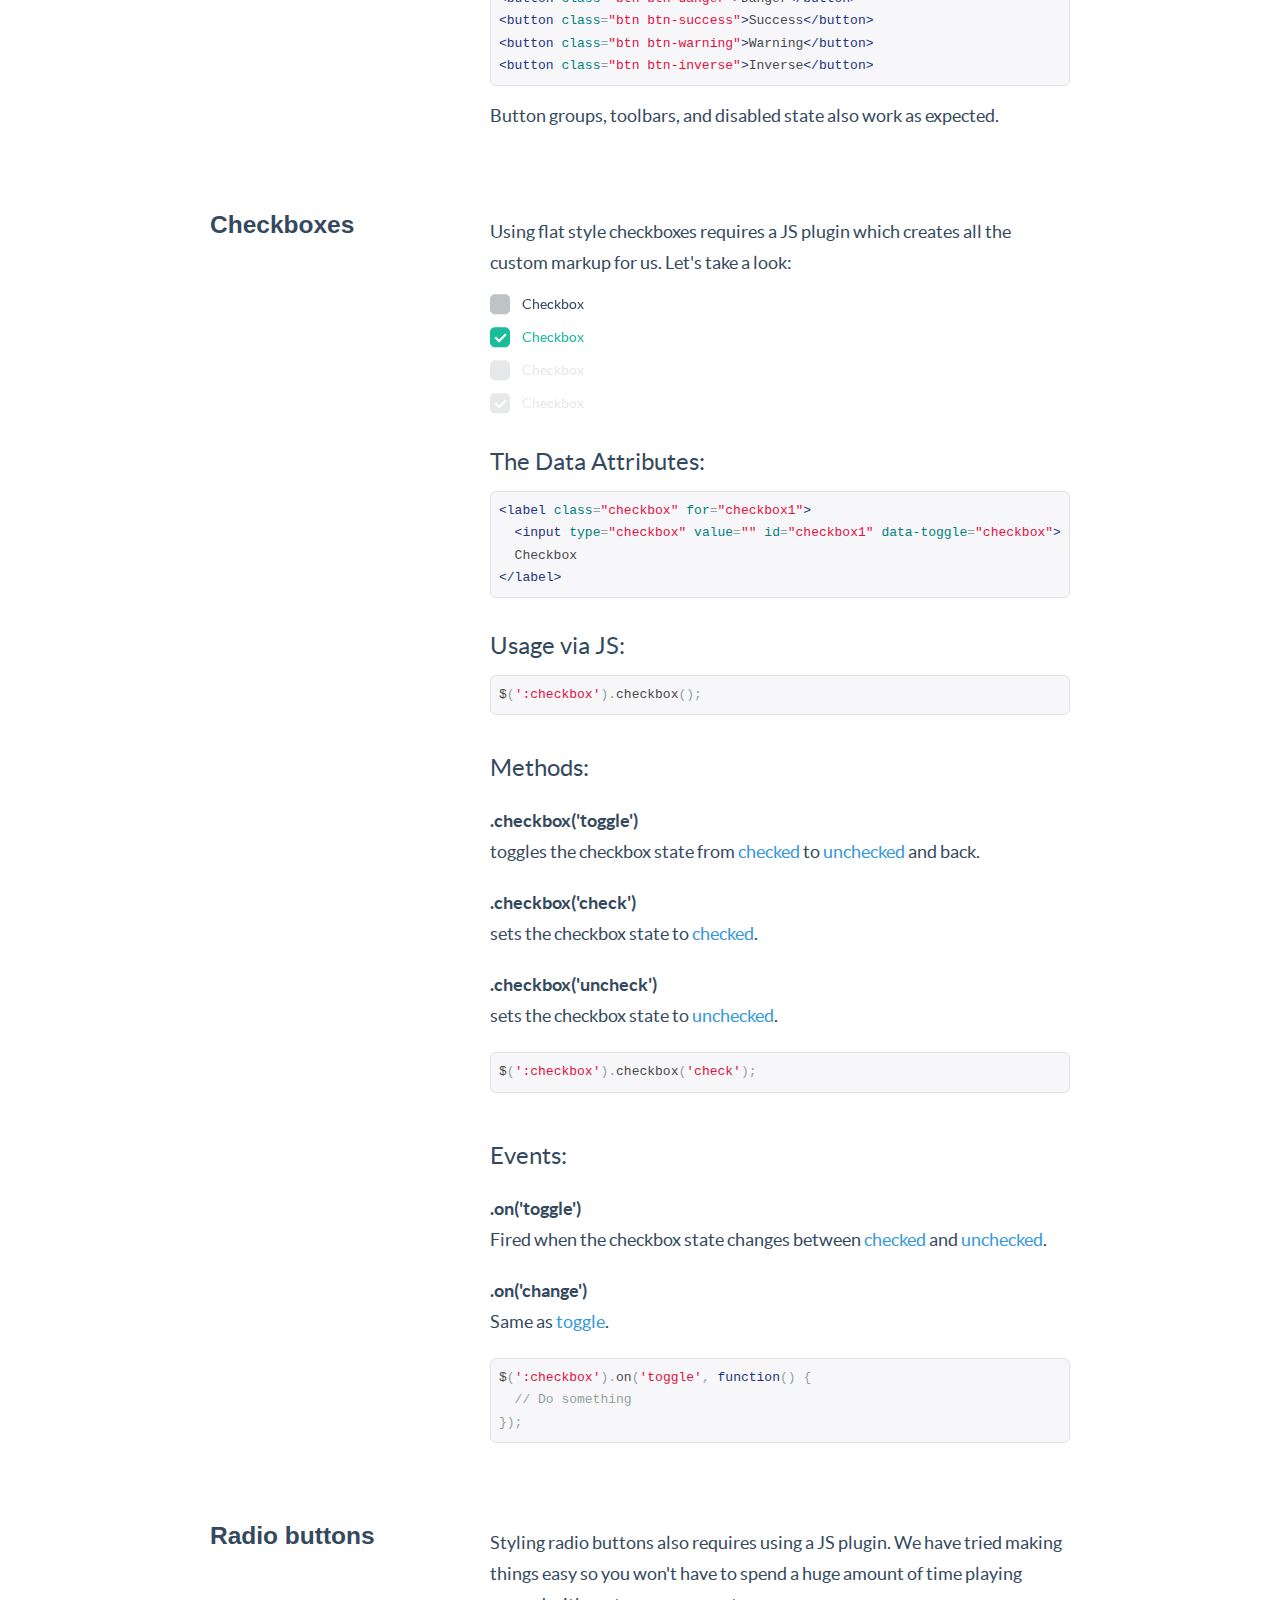
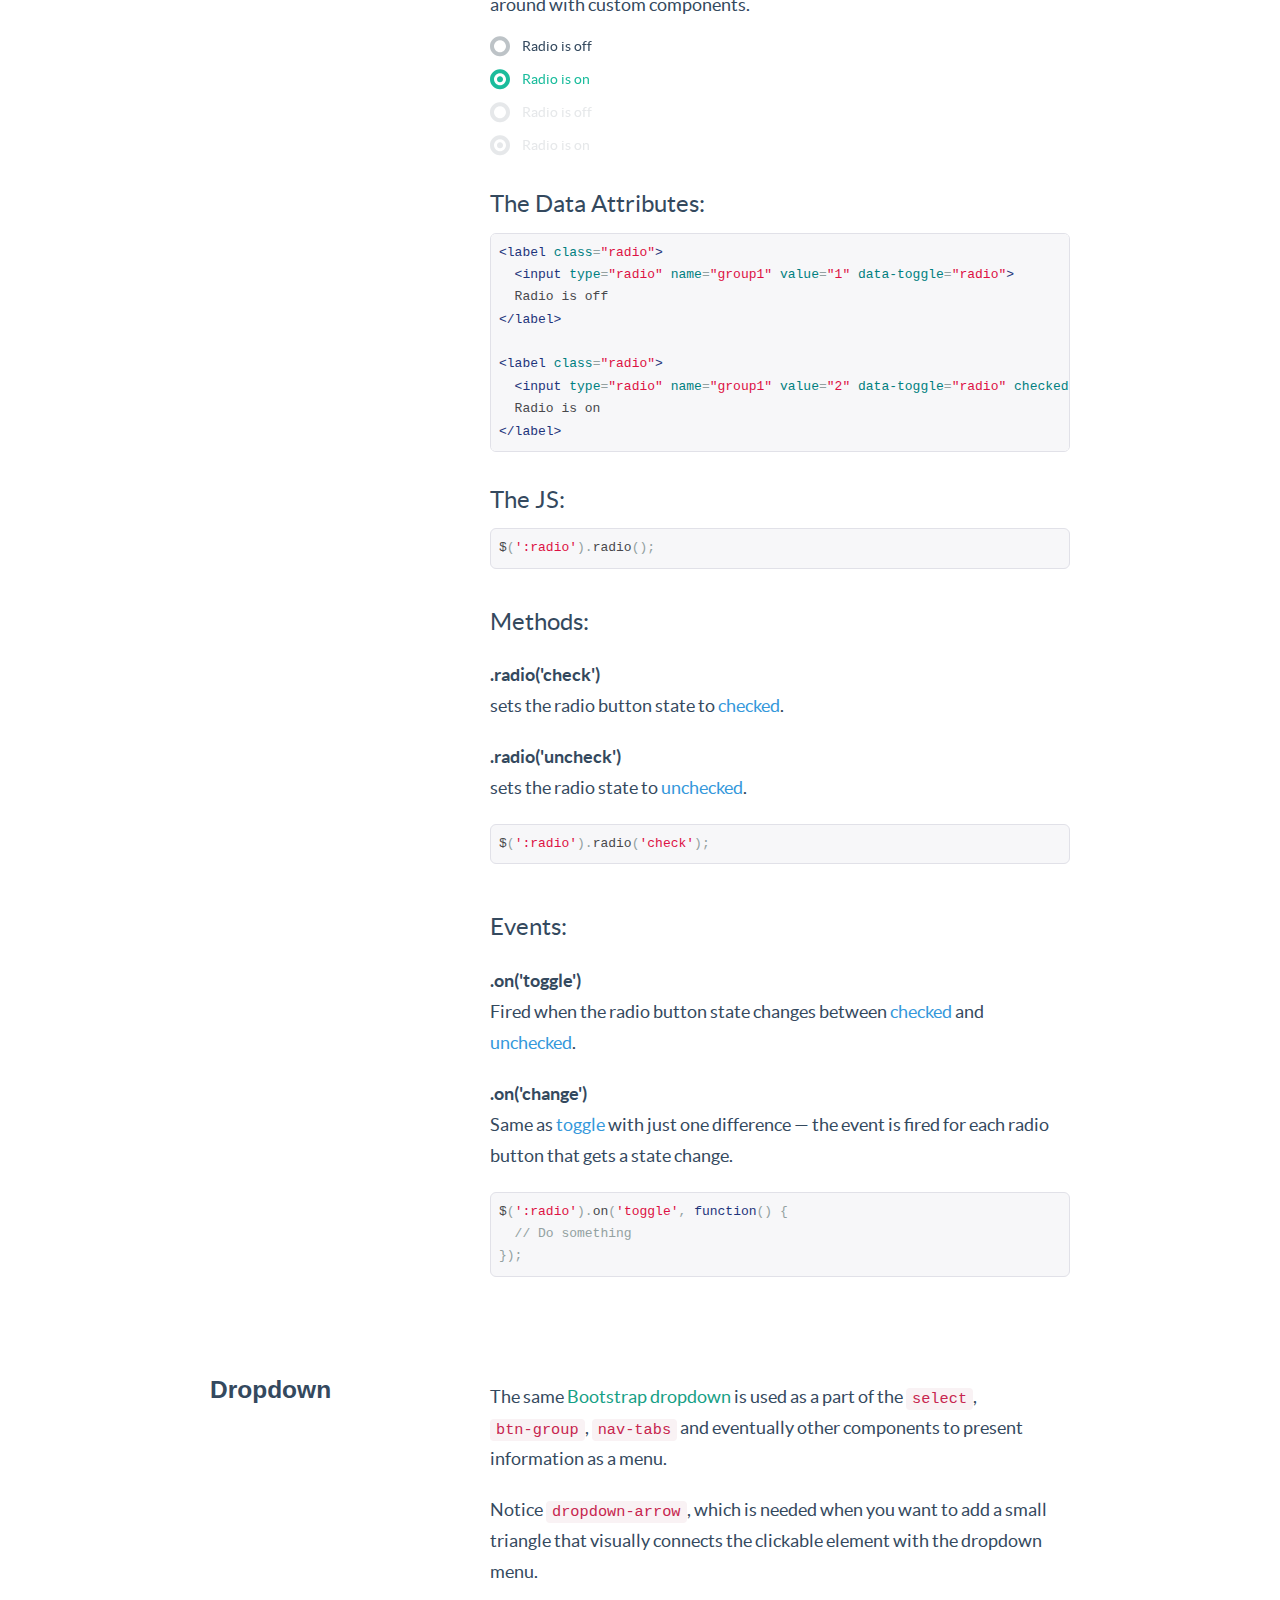
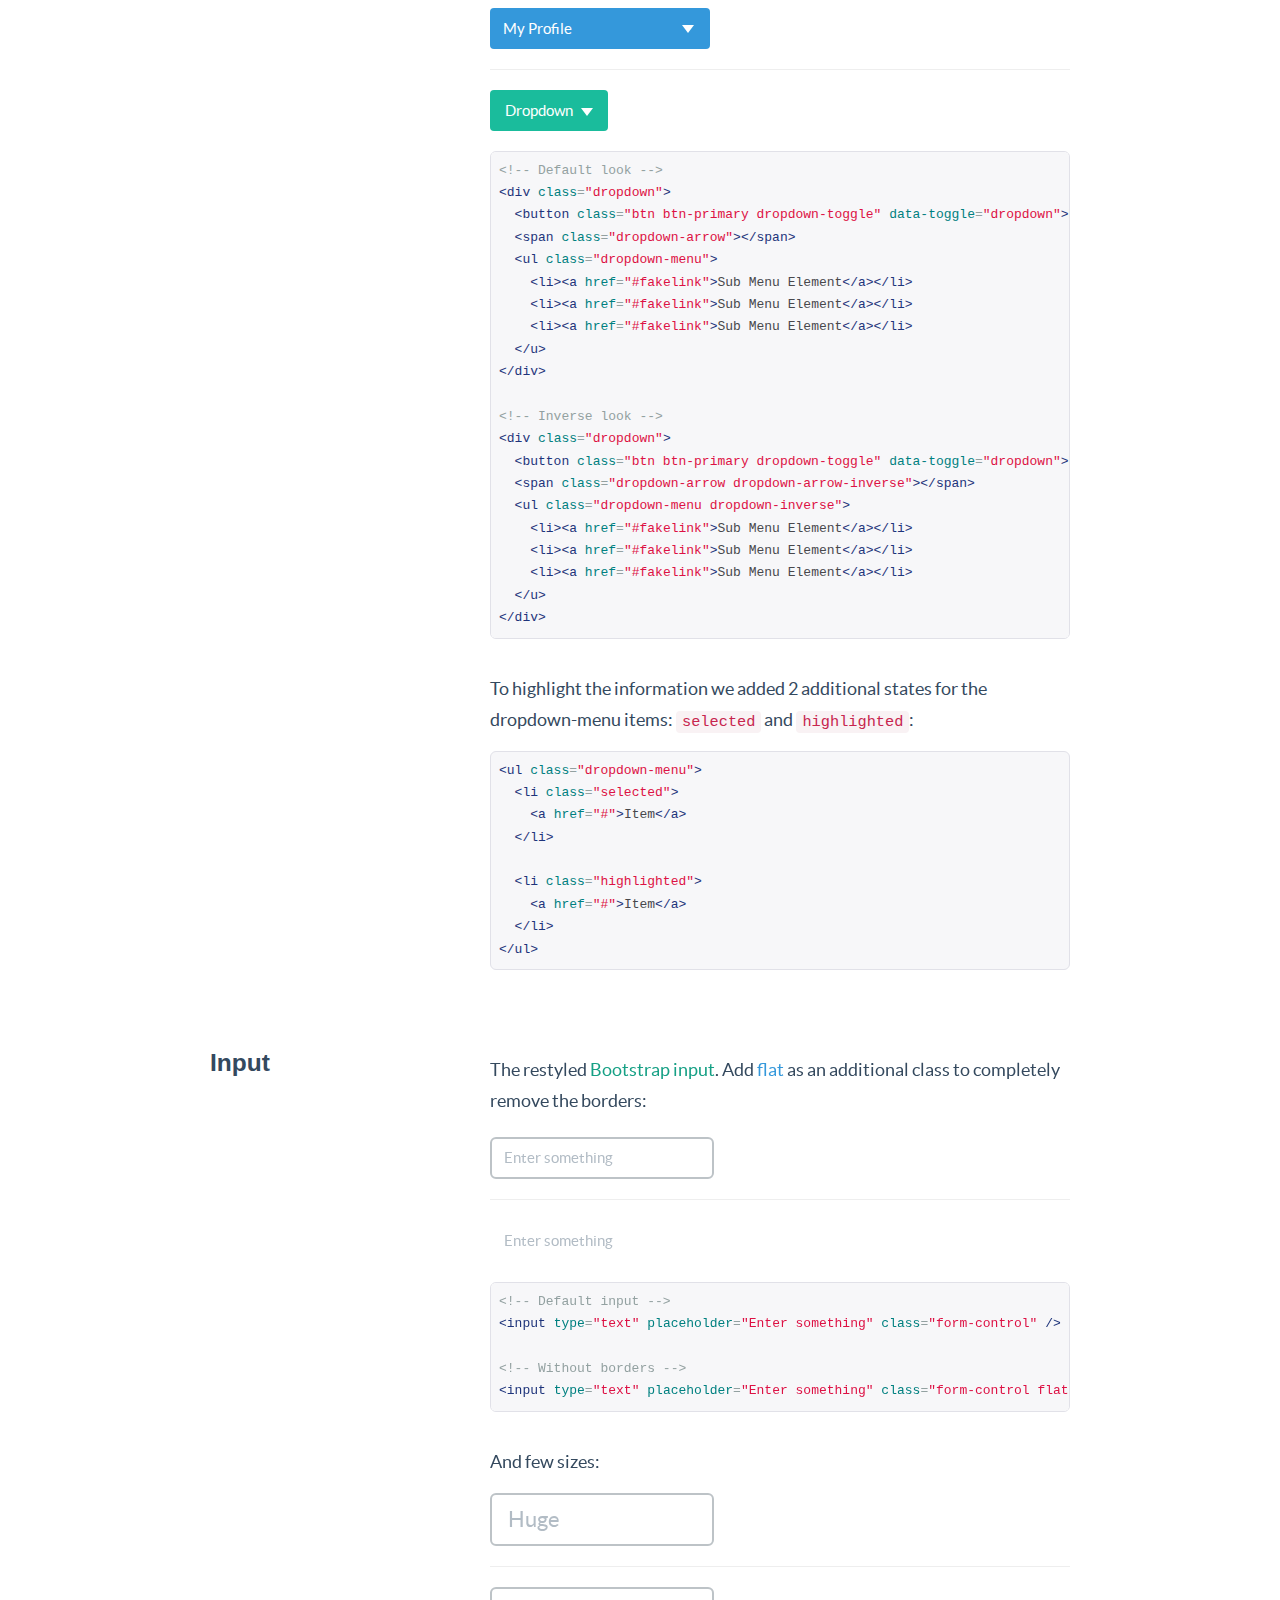
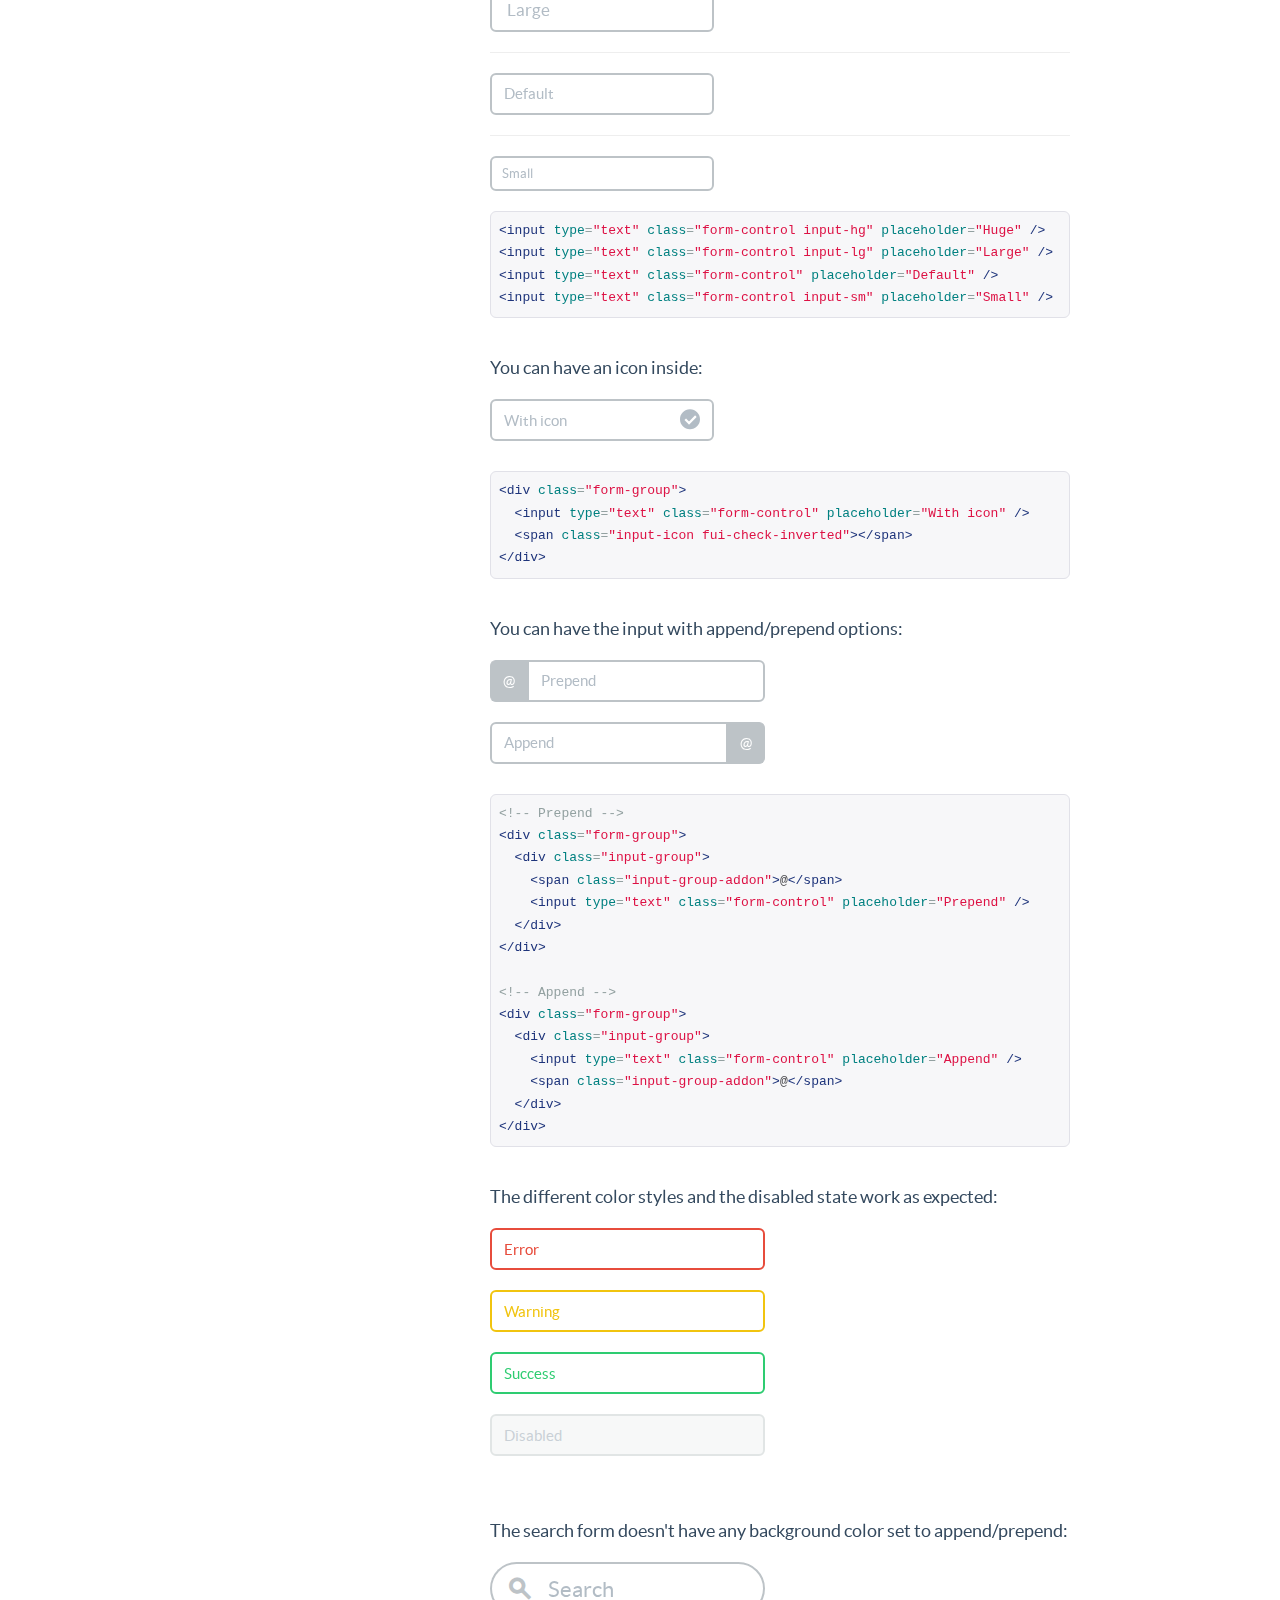
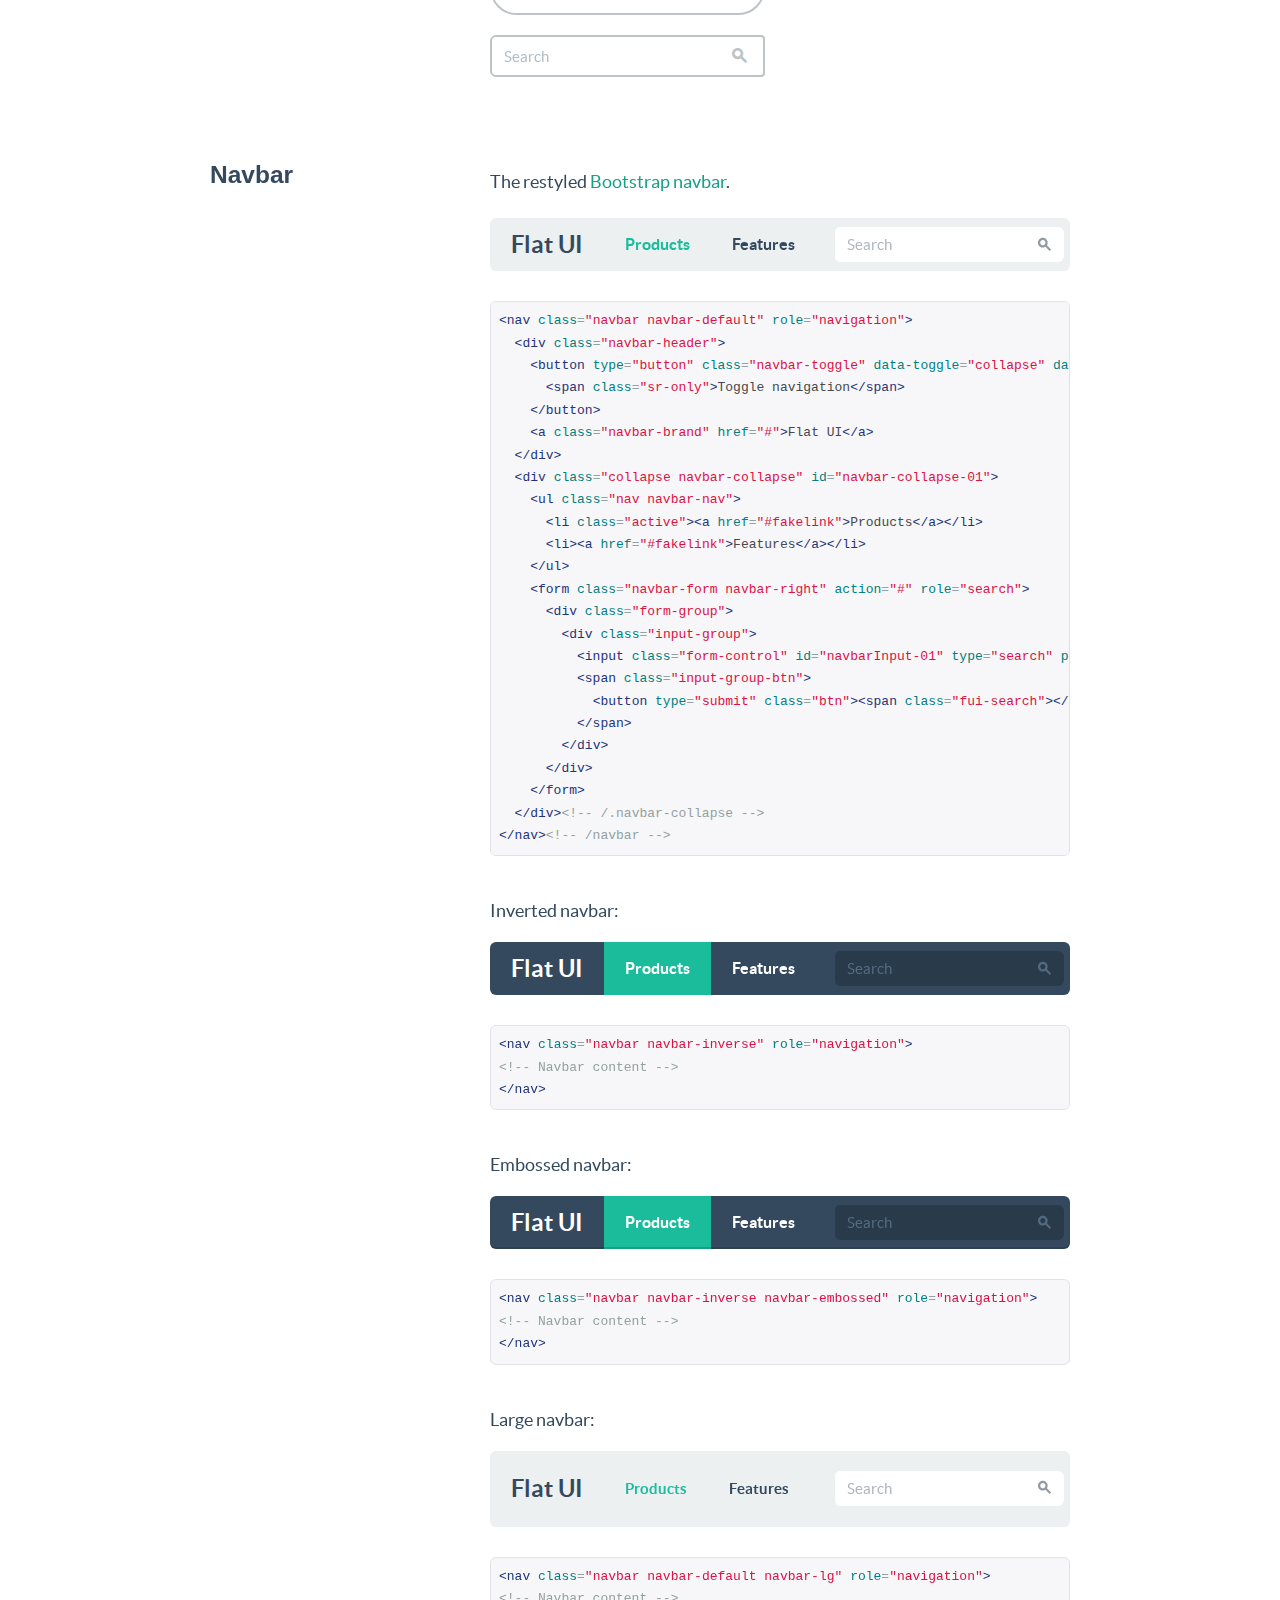
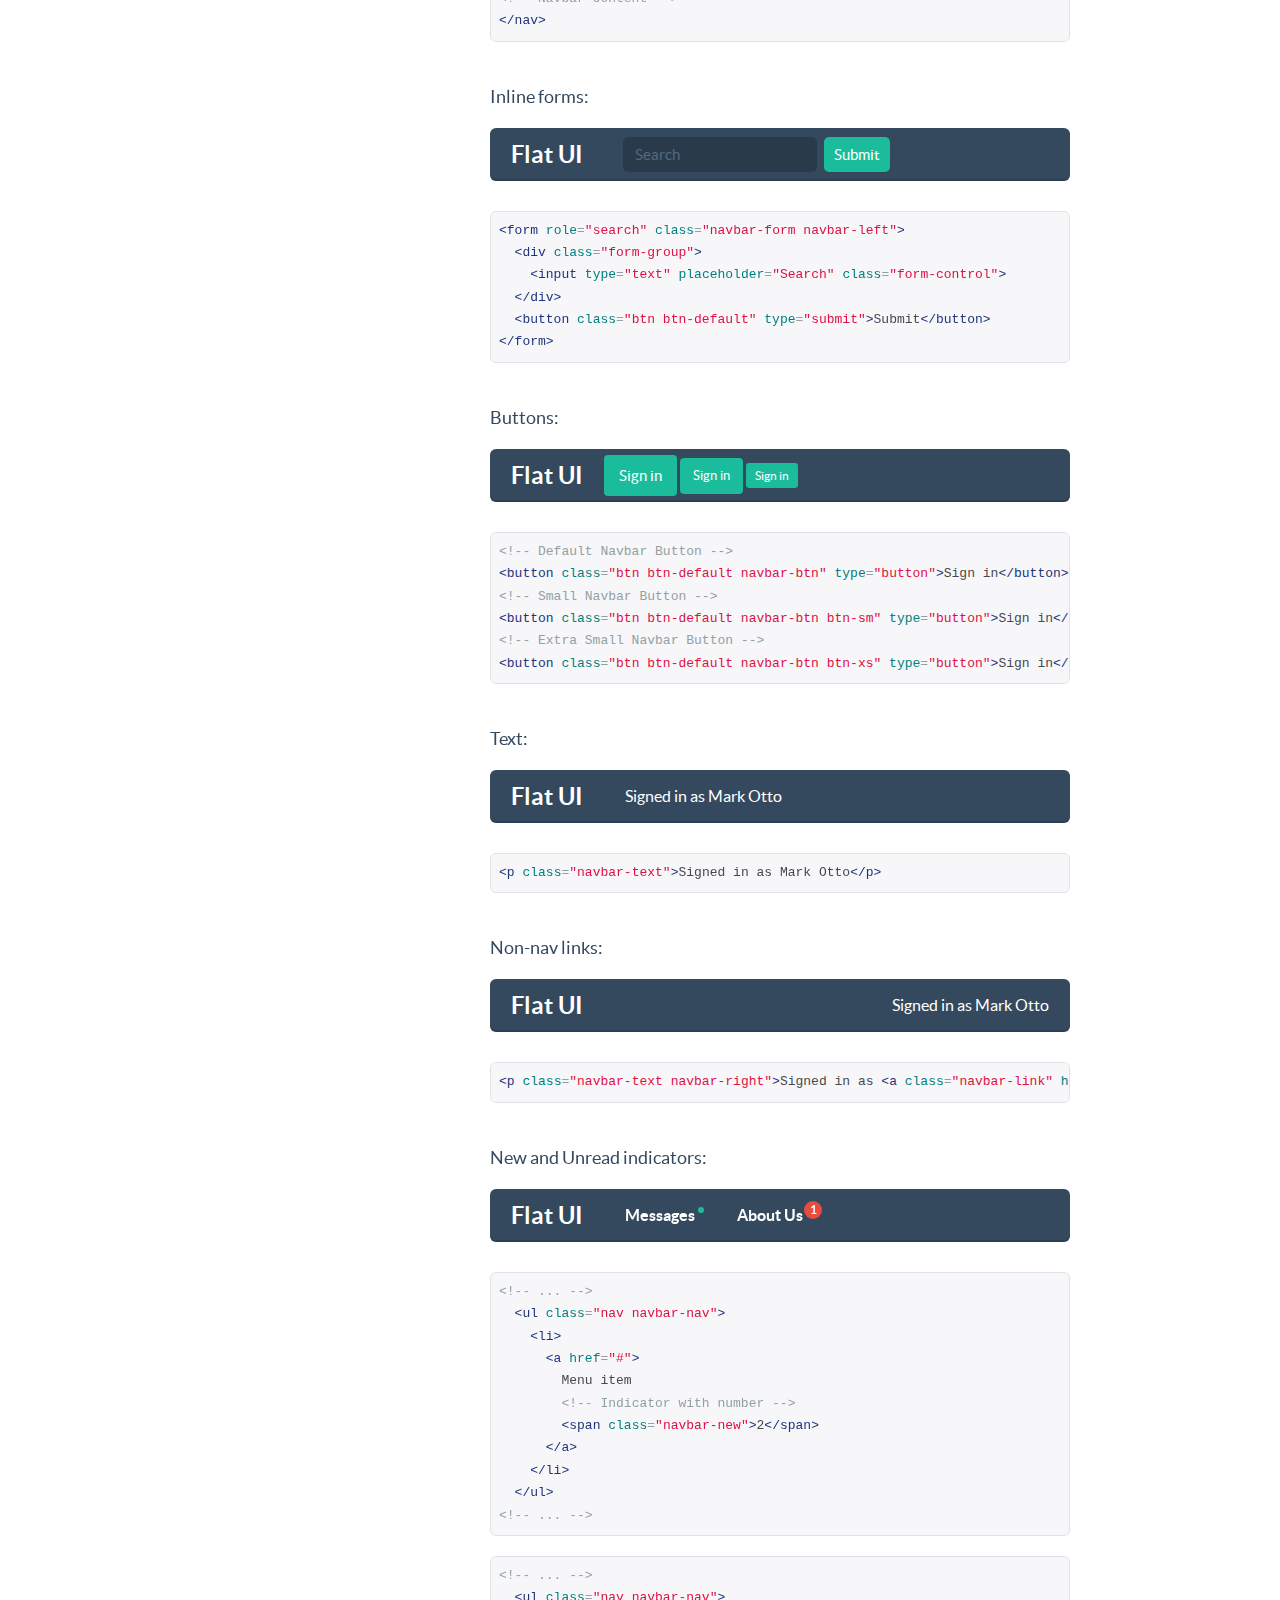
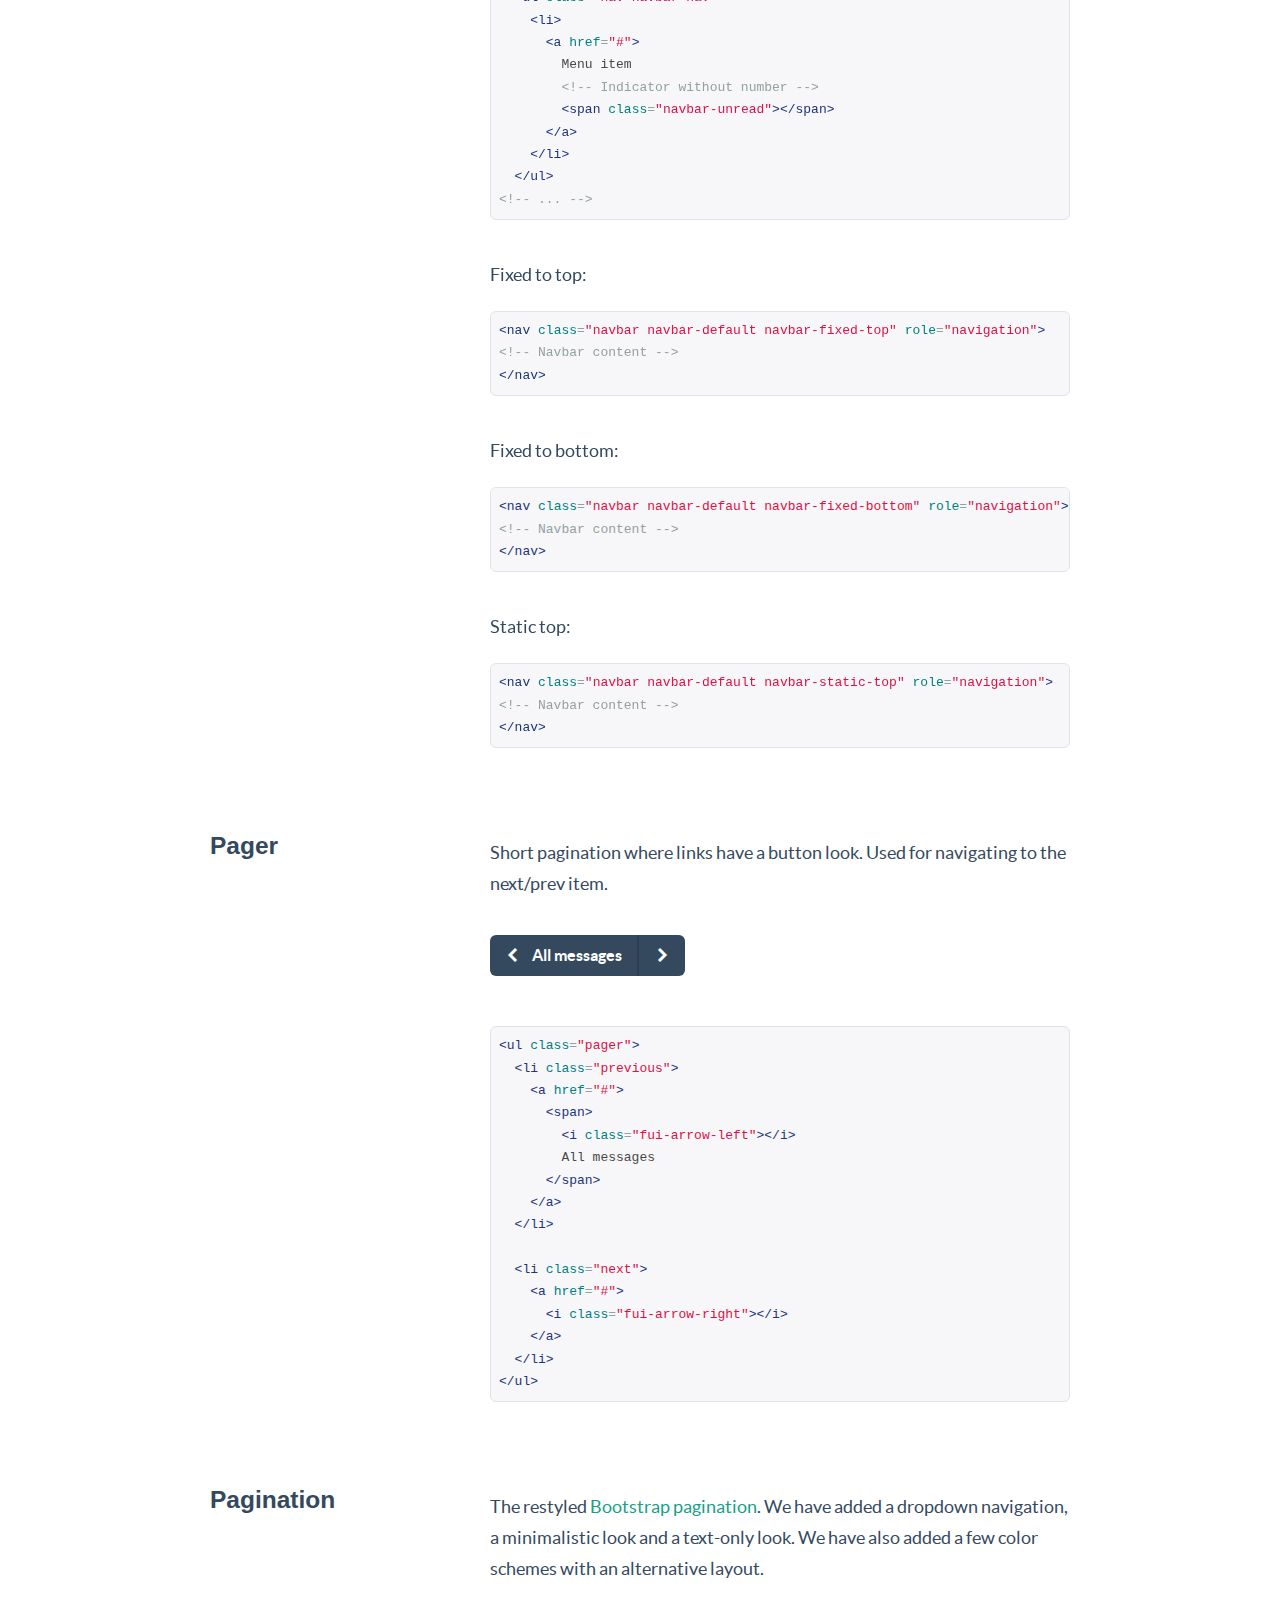
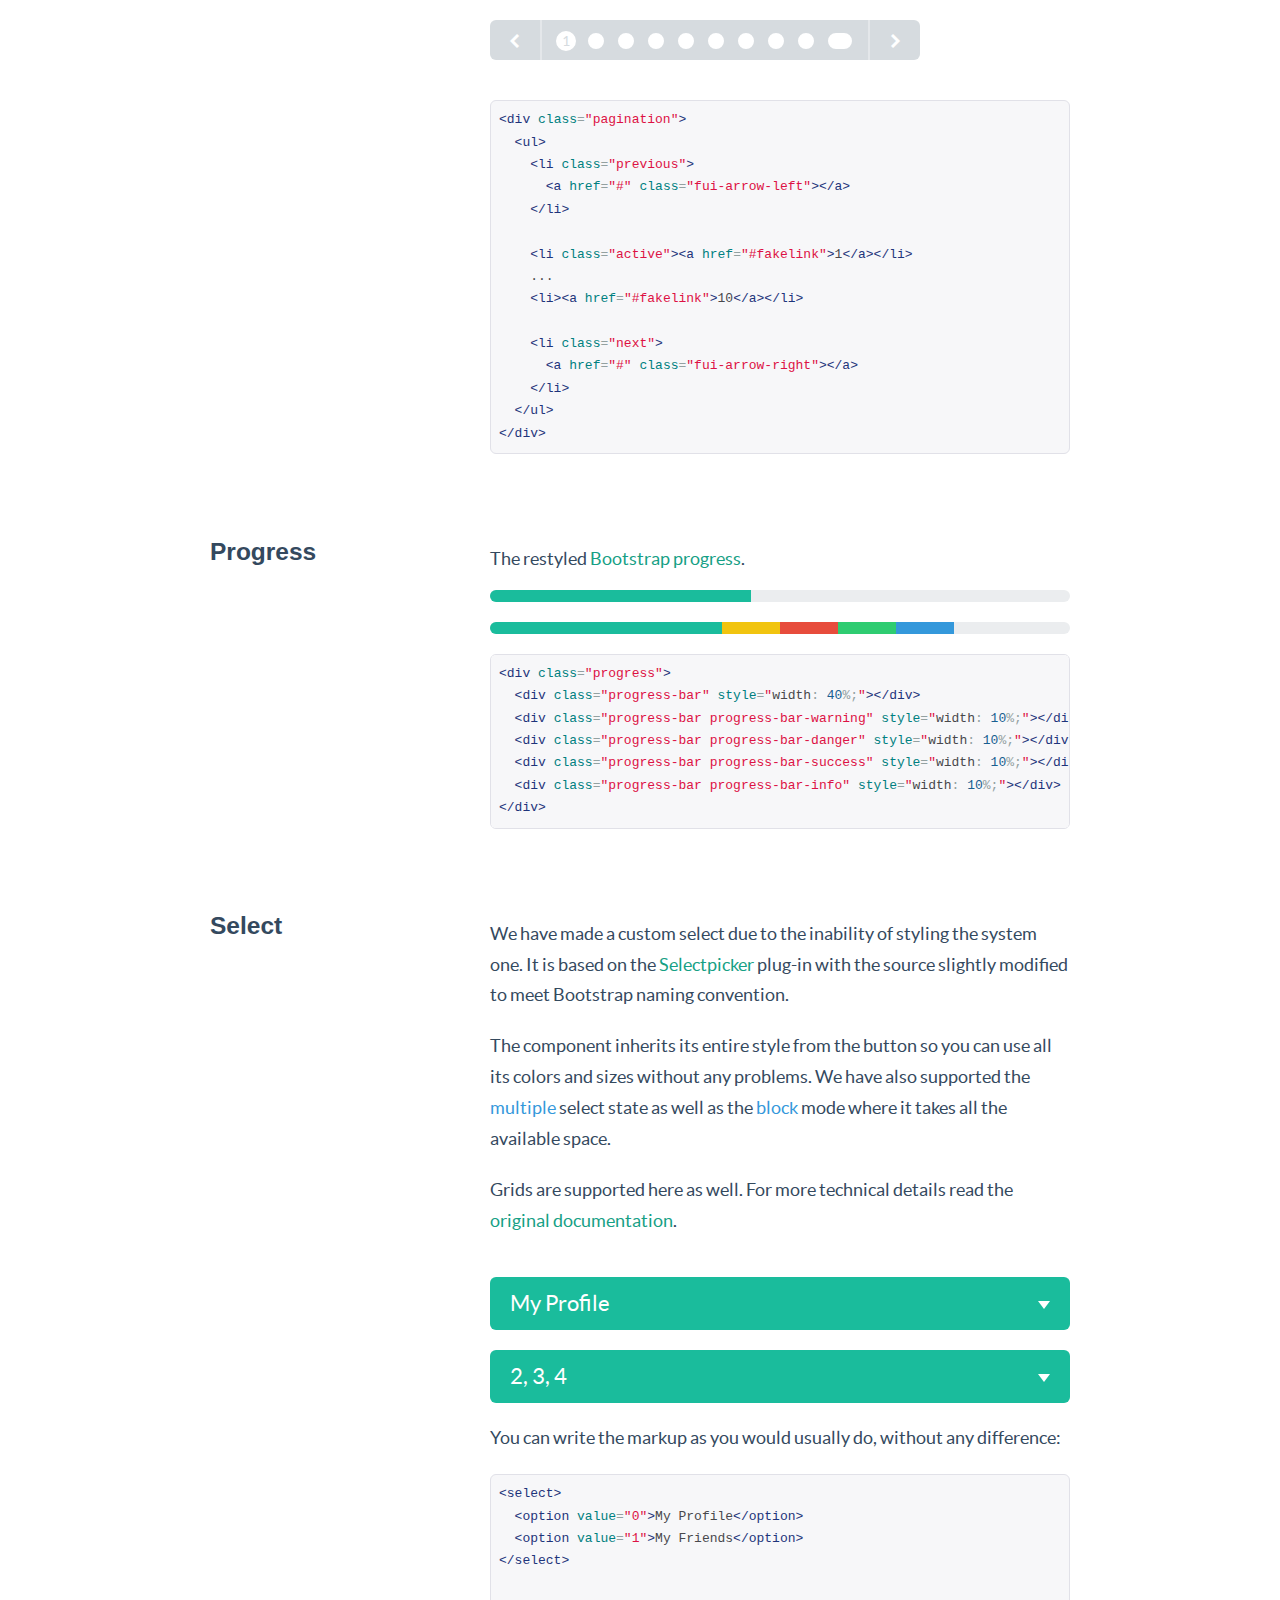
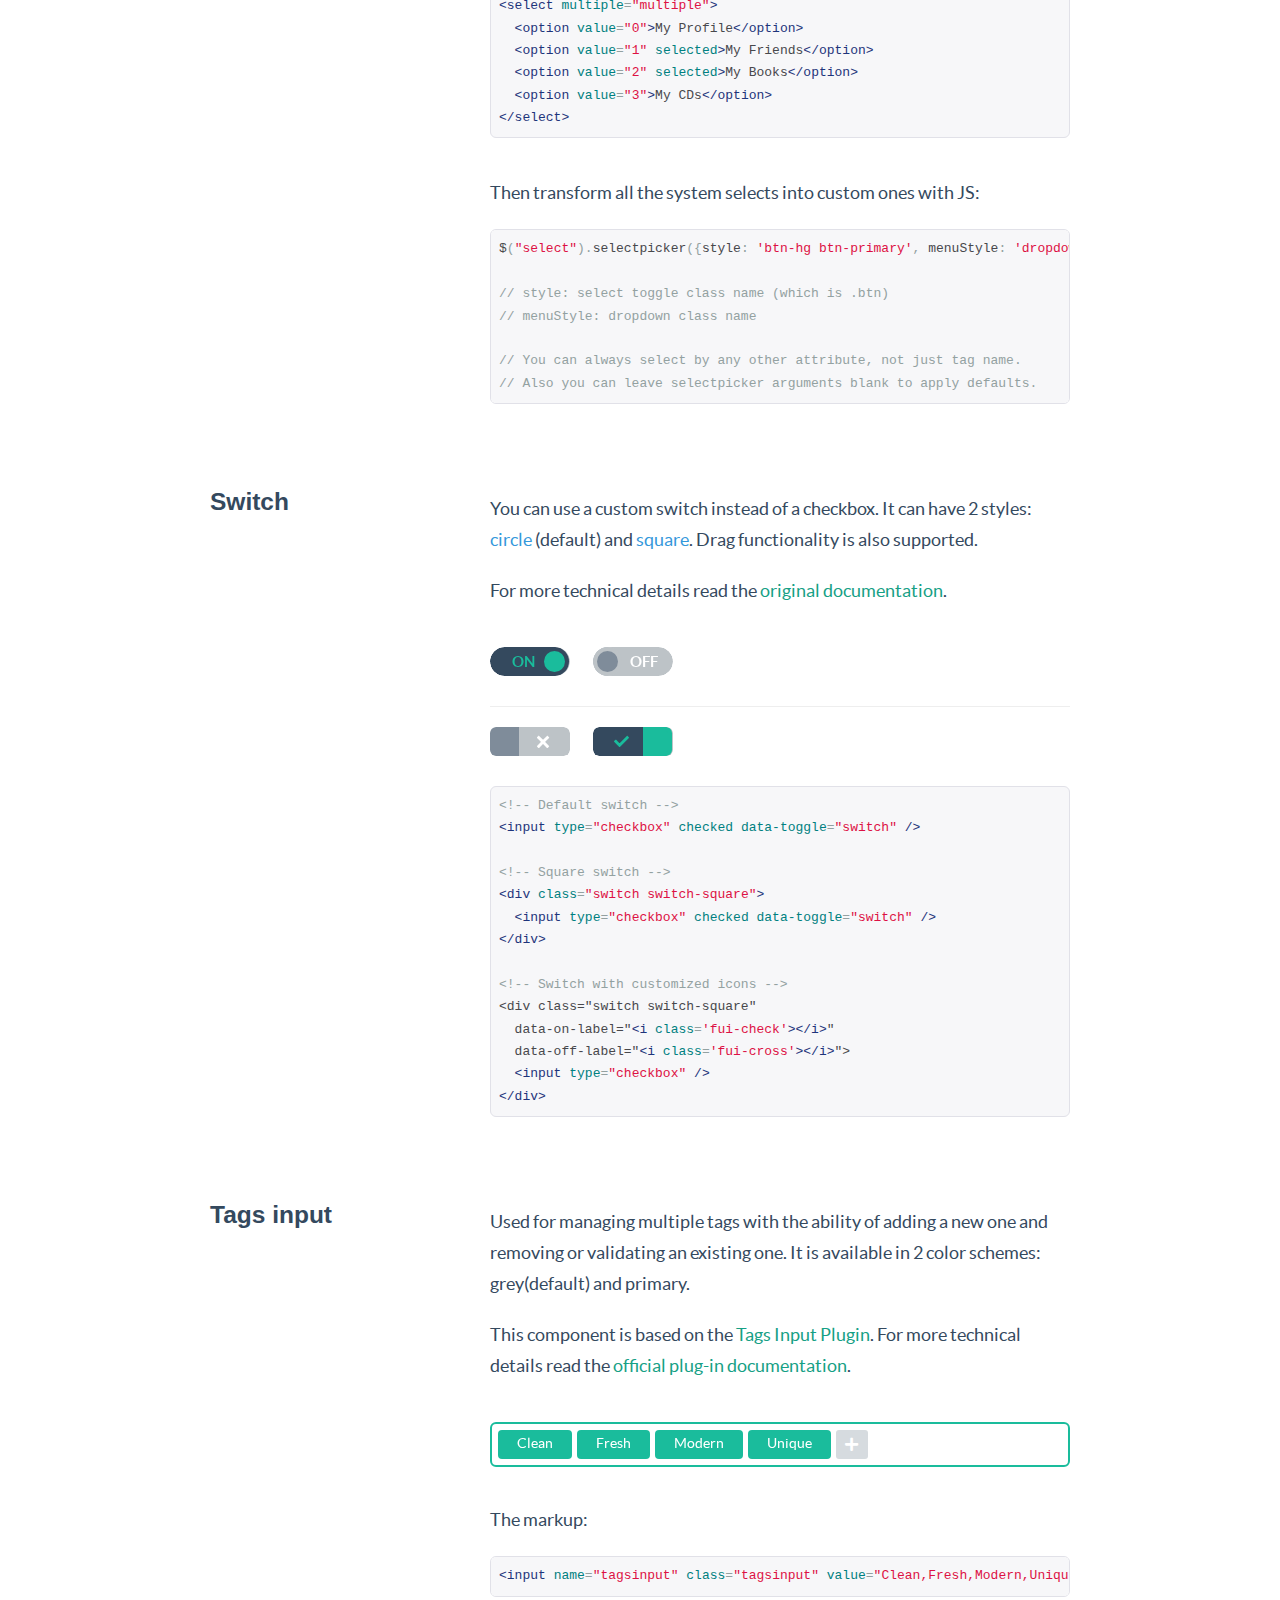
<file: flat-ui/components.html>
<!DOCTYPE html>
<html lang="en">
  <head>
    <meta charset="utf-8">
    <title>Components &middot; Flat UI Free</title>
    <meta name="viewport" content="width=device-width, initial-scale=1.0">

    <!-- Loading Bootstrap -->
    <link href="bootstrap/css/bootstrap.css" rel="stylesheet">
    <link href="bootstrap/css/prettify.css" rel="stylesheet">

    <!-- Loading Flat UI -->
    <link href="css/flat-ui.css" rel="stylesheet">
    <link href="css/docs.css" rel="stylesheet">

    <link rel="shortcut icon" href="images/favicon.ico">

    <!-- HTML5 shim, for IE6-8 support of HTML5 elements. All other JS at the end of file. -->
    <!--[if lt IE 9]>
      <script src="js/html5shiv.js"></script>
      <script src="js/respond.min.js"></script>
    <![endif]-->
  </head>
  <body>
    <ul class="demo-sidebar hide-on-tablets">
      <li><a href="#fui-button">Buttons</a></li>
      <li><a href="#fui-checkbox">Checkboxes</a></li>
      <li><a href="#fui-radio">Radio buttons</a></li>
      <li><a href="#fui-dropdown">Dropdown</a></li>
      <li><a href="#fui-input">Input</a></li>
      <li><a href="#fui-navbar">Navbar</a></li>
      <li><a href="#fui-pager">Pager</a></li>
      <li><a href="#fui-pagination">Pagination</a></li>
      <li><a href="#fui-progress">Progress</a></li>
      <li><a href="#fui-select">Select</a></li>
      <li><a href="#fui-switch">Switch</a></li>
      <li><a href="#fui-tagsinput">Tags Input</a></li>
      <li><a href="#fui-tooltip">Tooltip</a></li>
      <li><a href="#fui-slider">Slider</a></li>
      <li><a href="#fui-typeahead">Typeahead</a></li>
    </ul> <!-- /nav -->

		<h1 class="demo-headline">Components</h1>		
    <div class="container">    	
    	<div id="fui-button" class="pbl"></div>
    	
      <div class="demo-row">
        <div class="demo-title">
          <h3>Buttons</h3>
        </div>

        <div class="demo-content">
          <p>
            After restyling the <a href="http://getbootstrap.com/css/#buttons">Bootstrap buttons</a>, we have decided to add a new size: <code>btn-hg</code> which will be used for the main call to action buttons on the page:
          </p>
          <p class="mbl">
            <button class="btn btn-hg btn-primary">Huge Button</button>
          </p>
<pre class="prettyprint">
&lt;button class="btn btn-hg btn-primary"&gt;
  Boss Button
&lt;/button&gt;
</pre>

          <p class="ptl">
            In addition, we have added <code>btn-embossed</code> to make buttons look more realistic, but we still prefer them flat.
          </p>
          <p class="mbl">
            <button class="btn btn-embossed btn-primary">Embossed Button</button>
          </p>
<pre class="prettyprint">
&lt;button class="btn btn-embossed btn-primary"&gt;
  Embossed Button
&lt;/button&gt;
</pre>

          <p class="ptl">
            In some cases buttons need to become wider. Yes, we have taken care of that as well:
          </p>
          <p class="mbl">
            <button class="btn btn-wide btn-primary mrm">Save</button>
            <button class="btn btn-wide btn-default">Cancel</button>
          </p>
<pre class="prettyprint">
&lt;button class="btn btn-default btn-wide"&gt;
  Cancel
&lt;/button&gt;
</pre>

          <p class="ptl">
            Another new thing is <code>btn-tip</code>. Use it when you need to highlight a part of the button text:
          </p>
          <p class="mbl">
            <button class="btn btn-primary">
              Save
              <span class="btn-tip">$300</span>
            </button>
          </p>
<pre class="prettyprint">
&lt;button class="btn btn-primary"&gt;
  Save
  &lt;span class="btn-tip"&gt;$300&lt;/span&gt;
&lt;/button&gt;
</pre>

          <p class="ptl">
            As usual you can set different colors:
          </p>
          <p>
	          <button class="btn btn-default mrs">Default</button>
            <button class="btn btn-primary mrs">Primary</button>
            <button class="btn btn-info mrs">Info</button>
            <button class="btn btn-danger mrs">Danger</button>
          </p>
          <p class="mbl">            
            <button class="btn btn-success mrs">Success</button>
            <button class="btn btn-warning mrs">Warning</button>
            <button class="btn btn-inverse mrs">Inverse</button>
          </p>
<pre class="prettyprint">
&lt;button class="btn btn-default"&gt;Default&lt;/button&gt;
&lt;button class="btn btn-primary"&gt;Primary&lt;/button&gt;
&lt;button class="btn btn-info"&gt;Info&lt;/button&gt;
&lt;button class="btn btn-danger"&gt;Danger&lt;/button&gt;
&lt;button class="btn btn-success"&gt;Success&lt;/button&gt;
&lt;button class="btn btn-warning"&gt;Warning&lt;/button&gt;
&lt;button class="btn btn-inverse"&gt;Inverse&lt;/button&gt;
</pre>

          <p>
            Button groups, toolbars, and disabled state also work as expected.
          </p>
        </div>        
      </div><!-- /.demo-row -->
      
			<div id="fui-checkbox" class="pbl"></div>
			
      <div class="demo-row">      	
        <div class="demo-title">
          <h3>Checkboxes</h3>
        </div>

        <div class="demo-content">
          <p>
            Using flat style checkboxes requires a JS plugin which creates all the custom markup for us. Let's take a look:
          </p>
          <label class="checkbox" for="checkbox1">
            <input type="checkbox" value="" id="checkbox1" data-toggle="checkbox">
            Checkbox
          </label>
          <label class="checkbox" for="checkbox2">
            <input type="checkbox" value="" id="checkbox2" checked="checked" data-toggle="checkbox">
            Checkbox
          </label>
          <label class="checkbox" for="checkbox3">
            <input type="checkbox" value="" id="checkbox3" data-toggle="checkbox" disabled="">
            Checkbox
          </label>
          <label class="checkbox" for="checkbox4">
            <input type="checkbox" value="" id="checkbox4" checked="checked" data-toggle="checkbox" disabled="">
            Checkbox
          </label>

          <h6 class="ptl">The Data Attributes:</h6>
<pre class="prettyprint">
&lt;label class="checkbox" for="checkbox1"&gt;
  &lt;input type="checkbox" value="" id="checkbox1" data-toggle="checkbox"&gt;
  Checkbox
&lt;/label&gt;
</pre>

          <h6 class="ptl">Usage via JS:</h6>
<pre class="prettyprint">
$(':checkbox').checkbox();
</pre>

          <div class="pvm">
            <h6>Methods:</h6>
          </div>
          <p class="mbl">
            <strong>.checkbox('toggle')</strong>
            <br/>
            toggles the checkbox state from <span class="text-info">checked</span>
            to <span class="text-info">unchecked</span> and back.
          </p>
          <p class="mbl">
            <strong>.checkbox('check')</strong>
            <br/>
            sets the checkbox state to <span class="text-info">checked</span>.
          </p>
          <p class="mbl">
            <strong>.checkbox('uncheck')</strong>
            <br/>
            sets the checkbox state to <span class="text-info">unchecked</span>.
          </p>
<pre class="prettyprint">
$(':checkbox').checkbox('check');
</pre>

          <div class="pbm ptl">
            <h6>Events:</h6>
          </div>
          <p class="mbl">
            <strong>.on('toggle')</strong>
            <br/>
            Fired when the checkbox state changes between
            <span class="text-info">checked</span> and
            <span class="text-info">unchecked</span>.
          </p>
          <p class="mbl">
            <strong>.on('change')</strong>
            <br/>
            Same as <span class="text-info">toggle</span>.
          </p>
<pre class="prettyprint">
$(':checkbox').on('toggle', function() {
  // Do something
});
</pre>          
          
        </div> <!-- /.demo-content -->
      </div> <!-- /.demo-row -->
      
      <div id="fui-radio" class="pbl"></div>

      <div class="demo-row">
        <div class="demo-title">
          <h3>Radio buttons</h3>
        </div>

        <div class="demo-content">
          <p>
            Styling radio buttons also requires using a JS plugin. We have tried making things easy so you won't have to spend a huge amount of time playing around with custom&nbsp;components.
          </p>
          <label class="radio">
            <input type="radio" name="group1" value="1" data-toggle="radio">
            Radio is off
          </label>
          <label class="radio">
            <input type="radio" name="group1" value="2" data-toggle="radio" checked>
            Radio is on
          </label>
          <label class="radio">
            <input type="radio" name="group2" value="1" data-toggle="radio" disabled>
            Radio is off
          </label>
          <label class="radio">
            <input type="radio" name="group2" value="2" data-toggle="radio" disabled checked>
            Radio is on
          </label>

          <h6 class="ptl">The Data Attributes:</h6>
<pre class="prettyprint">
&lt;label class="radio"&gt;
  &lt;input type="radio" name="group1" value="1" data-toggle="radio"&gt;
  Radio is off
&lt;/label&gt;

&lt;label class="radio"&gt;
  &lt;input type="radio" name="group1" value="2" data-toggle="radio" checked&gt;
  Radio is on
&lt;/label&gt;
</pre>

          <h6 class="ptl">The JS:</h6>
<pre class="prettyprint">
$(':radio').radio();
</pre>

          <div class="pvm">
            <h6>Methods:</h6>
          </div>
          <p class="mbl">
            <strong>.radio('check')</strong>
            <br/>
            sets the radio button state to <span class="text-info">checked</span>.
          </p>
          <p class="mbl">
            <strong>.radio('uncheck')</strong>
            <br/>
            sets the radio state to <span class="text-info">unchecked</span>.
          </p>
<pre class="prettyprint">
$(':radio').radio('check');
</pre>

          <div class="pbm ptl">
            <h6>Events:</h6>
          </div>
          <p class="mbl">
            <strong>.on('toggle')</strong>
            <br/>
            Fired when the radio button state changes between
            <span class="text-info">checked</span> and
            <span class="text-info">unchecked</span>.
          </p>
          <p class="mbl">
            <strong>.on('change')</strong>
            <br/>
            Same as <span class="text-info">toggle</span> with just one difference &mdash; the event is fired for each radio button that gets a state change.
          </p>
<pre class="prettyprint">
$(':radio').on('toggle', function() {
  // Do something
});
</pre>
        </div> <!-- /.demo-content -->
      </div> <!-- /.demo-row -->
    </div><!-- /.container -->

		

    <div class="container ptl">    	
    	<div id="fui-dropdown" class="pbl"></div>
    
      <div class="demo-row">
        <div class="demo-title">
          <h3>Dropdown</h3>
        </div>

        <div class="demo-content">
          <p class="mbl">
            The same <a href="http://getbootstrap.com/components/#dropdowns">Bootstrap dropdown</a> is used as a part of the <code>select</code>, <code>btn-group</code>, <code>nav-tabs</code> and eventually other components to present information as a menu.
          </p>

          <p class="mbl">
            Notice <code>dropdown-arrow</code>, which is needed when you want to add a small triangle that visually connects the clickable element with the dropdown menu.
          </p>

          <select name="info" class="mbn">
            <optgroup label="Profile">
              <option value="0">My Profile</option>
              <option value="1">My Friends</option>
            </optgroup>
            <optgroup label="System">
              <option value="2">Messages</option>
              <option value="3">My Settings</option>
              <option value="4" class="highlighted">Logout</option>
            </optgroup>
          </select>

          <hr/>
          
          <div class="row">
          	<div class="col-md-3">
	          	<div class="dropdown">
		          	<button class="btn btn-primary dropdown-toggle" data-toggle="dropdown">Dropdown<span class="caret"></span></button>
							  <span class="dropdown-arrow dropdown-arrow-inverse"></span>
		            <ul class="dropdown-menu dropdown-inverse">
		              <li><a href="#fakelink">Sub Menu Element</a></li>
		              <li><a href="#fakelink">Sub Menu Element</a></li>
		              <li><a href="#fakelink">Sub Menu Element</a></li>
		            </ul>
							</div>
          	</div>
          </div>
          

          <div class="pvl">
<pre class="prettyprint">
&lt;!-- Default look --&gt;
&lt;div class="dropdown"&gt;
  &lt;button class="btn btn-primary dropdown-toggle" data-toggle="dropdown">Dropdown&lt;span class="caret"&gt;&lt;/span&gt;&lt;/button&gt;
  &lt;span class="dropdown-arrow"&gt;&lt;/span&gt;
  &lt;ul class="dropdown-menu"&gt;
    &lt;li&gt;&lt;a href="#fakelink">Sub Menu Element&lt;/a&gt;&lt;/li&gt;
    &lt;li&gt;&lt;a href="#fakelink">Sub Menu Element&lt;/a&gt;&lt;/li&gt;
    &lt;li&gt;&lt;a href="#fakelink">Sub Menu Element&lt;/a&gt;&lt;/li&gt;
  &lt;/u&gt;
&lt;/div&gt;

&lt;!-- Inverse look --&gt;
&lt;div class="dropdown"&gt;
  &lt;button class="btn btn-primary dropdown-toggle" data-toggle="dropdown">Dropdown&lt;span class="caret"&gt;&lt;/span&gt;&lt;/button&gt;
  &lt;span class="dropdown-arrow dropdown-arrow-inverse"&gt;&lt;/span&gt;
  &lt;ul class="dropdown-menu dropdown-inverse"&gt;
    &lt;li&gt;&lt;a href="#fakelink">Sub Menu Element&lt;/a&gt;&lt;/li&gt;
    &lt;li&gt;&lt;a href="#fakelink">Sub Menu Element&lt;/a&gt;&lt;/li&gt;
    &lt;li&gt;&lt;a href="#fakelink">Sub Menu Element&lt;/a&gt;&lt;/li&gt;
  &lt;/u&gt;
&lt;/div&gt;
</pre>
          </div>

          <p>
            To highlight the information we added 2 additional states for the dropdown-menu items: <code>selected</code> and <code>highlighted</code>:
          </p>
<pre class="prettyprint">
&lt;ul class="dropdown-menu"&gt;
  &lt;li class="selected"&gt;
    &lt;a href="#"&gt;Item&lt;/a&gt;
  &lt;/li&gt;

  &lt;li class="highlighted"&gt;
    &lt;a href="#"&gt;Item&lt;/a&gt;
  &lt;/li&gt;
&lt;/ul&gt;
</pre>
        </div> <!-- /.demo-content -->
      </div> <!-- /.demo-row -->

			<div id="fui-input" class="pbl"></div>

      <div class="demo-row">
        <div class="demo-title">
          <h3>Input</h3>
        </div>

        <div class="demo-content">
          <p class="mbl">
            The restyled <a href="http://getbootstrap.com/css/#forms">Bootstrap input</a>. Add <span class="text-info">flat</span> as an additional class to completely remove the borders:
          </p>
					
					<div class="row">
						<div class="col-lg-5">
							<input type="text" value="" placeholder="Enter something" class="form-control" />
						</div>
					</div>
					<hr />
					<div class="row">
						<div class="col-lg-5">
							<input type="text" value="" placeholder="Enter something" class="form-control flat" />
						</div>
					</div>
<pre class="prettyprint mtl">
&lt;!-- Default input --&gt;
&lt;input type="text" placeholder="Enter something" class="form-control" /&gt;

&lt;!-- Without borders --&gt;
&lt;input type="text" placeholder="Enter something" class="form-control flat" /&gt;
</pre>

          <p class="ptl">And few sizes:</p>
          <div class="row">
          	<div class="col-lg-5">
	          	<input type="text" value="" placeholder="Huge" class="form-control input-hg" />
          	</div>
          </div>
          <hr />
          <div class="row">
          	<div class="col-lg-5">
	          	<input type="text" value="" placeholder="Large" class="form-control input-lg" />
          	</div>
          </div>
          <hr />
          <div class="row">
          	<div class="col-lg-5">
	          	<input type="text" value="" placeholder="Default" class="form-control" />
          	</div>
          </div>
          <hr />
          <div class="row">
          	<div class="col-lg-5">
	          	<input type="text" value="" placeholder="Small" class="form-control input-sm" />
          	</div>
          </div>
<pre class="prettyprint mtl">
&lt;input type="text" class="form-control input-hg" placeholder="Huge" /&gt;
&lt;input type="text" class="form-control input-lg" placeholder="Large" /&gt;
&lt;input type="text" class="form-control" placeholder="Default" /&gt;
&lt;input type="text" class="form-control input-sm" placeholder="Small" /&gt;
</pre>

          <p class="ptl">You can have an icon inside:</p>
          <div class="row">
          	<div class="col-lg-5">
	          	<div class="form-group">
	              <input type="text" value="" placeholder="With icon" class="form-control" />
	              <span class="input-icon fui-check-inverted"></span>
	            </div>
          	</div>            
          </div>
<pre class="prettyprint mtm">
&lt;div class="form-group"&gt;
  &lt;input type="text" class="form-control" placeholder="With icon" /&gt;
  &lt;span class="input-icon fui-check-inverted"&gt;&lt;/span&gt;
&lt;/div&gt;
</pre>

        <p class="ptl">You can have the input with append/prepend options:</p>
          <div class="row">
            <div class="col-lg-6">
              <div class="form-group">
                <div class="input-group">
                  <span class="input-group-addon">@</span>
                  <input class="form-control" type="text" placeholder="Prepend" />
                </div>
              </div>              
            </div>
          </div>
          
          <div class="row">
            <div class="col-lg-6">
              <div class="form-group">
                <div class="input-group">                 
                  <input class="form-control" type="text" placeholder="Append" />
                  <span class="input-group-addon">@</span>
                </div>
              </div>              
            </div>
          </div>

<pre class="prettyprint mtm">
&lt;!-- Prepend --&gt;
&lt;div class="form-group"&gt;
  &lt;div class="input-group"&gt;
    &lt;span class="input-group-addon"&gt;@&lt;/span&gt;
    &lt;input type="text" class="form-control" placeholder="Prepend" /&gt;
  &lt;/div&gt;  
&lt;/div&gt;

&lt;!-- Append --&gt;
&lt;div class="form-group"&gt;
  &lt;div class="input-group"&gt;
    &lt;input type="text" class="form-control" placeholder="Append" /&gt;
    &lt;span class="input-group-addon"&gt;@&lt;/span&gt;
  &lt;/div&gt;
&lt;/div&gt;
</pre>

          <p class="ptl">
            The different color styles and the disabled state work as expected:
            <div class="row">
            	<div class="col-lg-6">
	            	<div class="form-group has-error">
		              <input class="form-control" type="text" placeholder="Error" />
		            </div>
            	</div>
            </div>
            <div class="row">
            	<div class="col-lg-6">
	            	<div class="form-group has-warning">
		              <input class="form-control" type="text" placeholder="Warning" />
		            </div>
            	</div>
            </div>
            <div class="row">
            	<div class="col-lg-6">
	            	<div class="form-group has-success">
		              <input class="form-control" type="text" placeholder="Success" />
		            </div>
            	</div>
            </div>
            <div class="row">
            	<div class="col-lg-6">
	            	<div class="form-group">
		              <input class="form-control" type="text" placeholder="Disabled" disabled />
		            </div>
            	</div>
            </div>
          </p>

          <p class="ptl mtl">
            The search form doesn't have any background color set to append/prepend:
          </p>
          <div class="row">
            <div class="col-lg-6">
              <div class="form-group">
                <div class="input-group input-group-hg input-group-rounded">
                  <span class="input-group-btn">
                    <button type="submit" class="btn"><span class="fui-search"></span></button>
                  </span>              
                  <input type="text" class="form-control" placeholder="Search" id="search-query-2">
                </div>
              </div>
            </div>
          </div>          

          <div class="row">
            <div class="col-lg-6">
              <div class="form-group">
                <div class="input-group">                               
                  <input type="text" class="form-control" placeholder="Search" id="search-query-3">
                  <span class="input-group-btn">
                    <button type="submit" class="btn"><span class="fui-search"></span></button>
                  </span>
                </div>
              </div>
            </div>
          </div>
          
        </div> <!-- /.demo-content -->
      </div> <!-- /.demo-row -->

			<div id="fui-navbar" class="pbl"></div>

      <div class="demo-row">
        <div class="demo-title">
          <h3>Navbar</h3>
        </div>
        <div class="demo-content">
          <p class="mbl">
            The restyled <a href="http://getbootstrap.com/components/#navbar">Bootstrap navbar</a>.
          </p>

          <nav class="navbar navbar-default" role="navigation">
            <div class="navbar-header">
              <button type="button" class="navbar-toggle" data-toggle="collapse" data-target="#navbar-collapse-01">
                <span class="sr-only">Toggle navigation</span>
              </button>
              <a class="navbar-brand" href="#">Flat UI</a>
            </div>
            <div class="collapse navbar-collapse" id="navbar-collapse-01">
              <ul class="nav navbar-nav">           
                <li class="active"><a href="#fakelink">Products</a></li>
                <li><a href="#fakelink">Features</a></li>
               </ul>          
              <form class="navbar-form navbar-right" action="#" role="search" style="width: 250px">
                <div class="form-group">
                  <div class="input-group">
                    <input class="form-control" id="navbarInput-01" type="search" placeholder="Search">
                    <span class="input-group-btn">
                      <button type="submit" class="btn"><span class="fui-search"></span></button>
                    </span>            
                  </div>
                </div>               
              </form>
            </div><!-- /.navbar-collapse -->
          </nav><!-- /navbar -->
          
<pre class="prettyprint mvl">
&lt;nav class="navbar navbar-default" role="navigation"&gt;
  &lt;div class="navbar-header"&gt;
    &lt;button type="button" class="navbar-toggle" data-toggle="collapse" data-target="#navbar-collapse-01"&gt;
      &lt;span class="sr-only"&gt;Toggle navigation&lt;/span&gt;
    &lt;/button&gt;
    &lt;a class="navbar-brand" href="#"&gt;Flat UI&lt;/a&gt;
  &lt;/div&gt;
  &lt;div class="collapse navbar-collapse" id="navbar-collapse-01"&gt;
    &lt;ul class="nav navbar-nav"&gt;           
      &lt;li class="active"&gt;&lt;a href="#fakelink"&gt;Products&lt;/a&gt;&lt;/li&gt;
      &lt;li&gt;&lt;a href="#fakelink"&gt;Features&lt;/a&gt;&lt;/li&gt;
    &lt;/ul&gt;           
    &lt;form class="navbar-form navbar-right" action="#" role="search"&gt;
      &lt;div class="form-group"&gt;
        &lt;div class="input-group"&gt;
          &lt;input class="form-control" id="navbarInput-01" type="search" placeholder="Search"&gt;
          &lt;span class="input-group-btn"&gt;
            &lt;button type="submit" class="btn"&gt;&lt;span class="fui-search"&gt;&lt;/span&gt;&lt;/button&gt;
          &lt;/span&gt;            
        &lt;/div&gt;
      &lt;/div&gt;               
    &lt;/form&gt;
  &lt;/div>&lt;!-- /.navbar-collapse --&gt;
&lt;/nav>&lt;!-- /navbar --&gt;
</pre>

        <p class="ptl">Inverted navbar:</p>
        <nav class="navbar navbar-inverse" role="navigation">
          <div class="navbar-header">
            <button type="button" class="navbar-toggle" data-toggle="collapse" data-target="#navbar-collapse-02">
              <span class="sr-only">Toggle navigation</span>
            </button>
            <a class="navbar-brand" href="#">Flat UI</a>
          </div>
          <div class="collapse navbar-collapse" id="navbar-collapse-02">
            <ul class="nav navbar-nav">           
              <li class="active"><a href="#fakelink">Products</a></li>
              <li><a href="#fakelink">Features</a></li>
             </ul>          
            <form class="navbar-form navbar-right" action="#" role="search" style="width: 250px">
              <div class="form-group">
                <div class="input-group">
                  <input class="form-control" id="navbarInput-01" type="search" placeholder="Search">
                  <span class="input-group-btn">
                    <button type="submit" class="btn"><span class="fui-search"></span></button>
                  </span>            
                </div>
              </div>               
            </form>
          </div><!-- /.navbar-collapse -->
        </nav><!-- /navbar -->

<pre class="prettyprint mvl">
&lt;nav class="navbar navbar-inverse" role="navigation"&gt;
&lt;!-- Navbar content --&gt;
&lt;/nav&gt;
</pre>


        <p class="ptl">Embossed navbar:</p>
        <nav class="navbar navbar-inverse navbar-embossed" role="navigation">
          <div class="navbar-header">
            <button type="button" class="navbar-toggle" data-toggle="collapse" data-target="#navbar-collapse-02">
              <span class="sr-only">Toggle navigation</span>
            </button>
            <a class="navbar-brand" href="#">Flat UI</a>
          </div>
          <div class="collapse navbar-collapse" id="navbar-collapse-02">
            <ul class="nav navbar-nav">           
              <li class="active"><a href="#fakelink">Products</a></li>
              <li><a href="#fakelink">Features</a></li>
             </ul>          
            <form class="navbar-form navbar-right" action="#" role="search" style="width: 250px">
              <div class="form-group">
                <div class="input-group">
                  <input class="form-control" id="navbarInput-01" type="search" placeholder="Search">
                  <span class="input-group-btn">
                    <button type="submit" class="btn"><span class="fui-search"></span></button>
                  </span>            
                </div>
              </div>               
            </form>
          </div><!-- /.navbar-collapse -->
        </nav><!-- /navbar -->

<pre class="prettyprint mvl">
&lt;nav class="navbar navbar-inverse navbar-embossed" role="navigation"&gt;
&lt;!-- Navbar content --&gt;
&lt;/nav&gt;
</pre>

        <p class="ptl">Large navbar:</p>
        <nav class="navbar navbar-default navbar-lg" role="navigation">
          <div class="navbar-header">
            <button type="button" class="navbar-toggle" data-toggle="collapse" data-target="#navbar-collapse-03">
              <span class="sr-only">Toggle navigation</span>
            </button>
            <a class="navbar-brand" href="#">Flat UI</a>
          </div>
          <div class="collapse navbar-collapse" id="navbar-collapse-03">
            <ul class="nav navbar-nav">           
              <li class="active"><a href="#fakelink">Products</a></li>
              <li><a href="#fakelink">Features</a></li>
             </ul>          
            <form class="navbar-form navbar-right" action="#" role="search" style="width: 250px">
              <div class="form-group">
                <div class="input-group">
                  <input class="form-control" id="navbarInput-01" type="search" placeholder="Search">
                  <span class="input-group-btn">
                    <button type="submit" class="btn"><span class="fui-search"></span></button>
                  </span>            
                </div>
              </div>               
            </form>
          </div><!-- /.navbar-collapse -->
        </nav><!-- /navbar -->
        
<pre class="prettyprint mvl">
&lt;nav class="navbar navbar-default navbar-lg" role="navigation"&gt;
&lt;!-- Navbar content --&gt;
&lt;/nav&gt;
</pre>      

        <p class="ptl">Inline forms:</p>
        <nav role="navigation" class="navbar navbar-inverse navbar-embossed">
          <div class="navbar-header">
            <button data-target="#navbar-collapse-04" data-toggle="collapse" class="navbar-toggle" type="button">
              <span class="sr-only">Toggle navigation</span>
            </button>
            <a href="#" class="navbar-brand">Flat UI</a>
          </div>
          <div id="navbar-collapse-04" class="collapse navbar-collapse">
            <form role="search" class="navbar-form navbar-left">
              <div class="form-group">
                <input type="text" placeholder="Search" class="form-control">
              </div>
              <button class="btn btn-default" type="submit">Submit</button>
            </form>
          </div>
        </nav>  

<pre class="prettyprint mvl">
&lt;form role="search" class="navbar-form navbar-left"&gt;
  &lt;div class="form-group"&gt;
    &lt;input type="text" placeholder="Search" class="form-control"&gt;
  &lt;/div&gt;
  &lt;button class="btn btn-default" type="submit"&gt;Submit&lt;/button&gt;
&lt;/form&gt;
</pre>

        <p class="ptl">Buttons:</p>
        <nav role="navigation" class="navbar navbar-inverse navbar-embossed">
          <div class="navbar-header">
            <button data-target="#navbar-collapse-05" data-toggle="collapse" class="navbar-toggle" type="button">
            </button>
            <a href="#" class="navbar-brand">Flat UI</a>
          </div>
          <div id="navbar-collapse-05" class="collapse navbar-collapse">
            <button class="btn btn-default navbar-btn" type="button">Sign in</button>
            <button class="btn btn-default navbar-btn btn-sm" type="button">Sign in</button>
            <button class="btn btn-default navbar-btn btn-xs" type="button">Sign in</button>
          </div>
        </nav>  
        
<pre class="prettyprint mvl">
&lt;!-- Default Navbar Button --&gt;
&lt;button class="btn btn-default navbar-btn" type="button"&gt;Sign in&lt;/button&gt;
&lt;!-- Small Navbar Button --&gt;
&lt;button class="btn btn-default navbar-btn btn-sm" type="button"&gt;Sign in&lt;/button&gt;
&lt;!-- Extra Small Navbar Button --&gt;
&lt;button class="btn btn-default navbar-btn btn-xs" type="button"&gt;Sign in&lt;/button&gt;
</pre>                      

        <p class="ptl">Text:</p>
        <nav role="navigation" class="navbar navbar-inverse navbar-embossed">
          <div class="navbar-header">
            <button data-target="#navbar-collapse-06" data-toggle="collapse" class="navbar-toggle" type="button">
            </button>
            <a href="#" class="navbar-brand">Flat UI</a>
          </div>
          <div id="navbar-collapse-06" class="collapse navbar-collapse">
            <p class="navbar-text">Signed in as Mark Otto</p>
          </div>
        </nav>  
        
<pre class="prettyprint mvl">
&lt;p class="navbar-text"&gt;Signed in as Mark Otto&lt;/p&gt;
</pre>

        <p class="ptl">Non-nav links:</p>
        <nav role="navigation" class="navbar navbar-inverse navbar-embossed">
          <div class="navbar-header">
            <button data-target="#navbar-collapse-07" data-toggle="collapse" class="navbar-toggle" type="button">
            </button>
            <a href="#" class="navbar-brand">Flat UI</a>
          </div>
          <div id="navbar-collapse-07" class="collapse navbar-collapse">
            <p class="navbar-text navbar-right">Signed in as <a class="navbar-link" href="#">Mark Otto</a></p>
          </div>
        </nav>  
        
<pre class="prettyprint mvl">
&lt;p class="navbar-text navbar-right"&gt;Signed in as &lt;a class="navbar-link" href="#"&gt;Mark Otto&lt;/a&gt;&lt;/p&gt;
</pre>

          <p class="ptl">New and Unread indicators:</p>
          <nav class="navbar navbar-inverse navbar-embossed" role="navigation">
            <div class="navbar-header">
              <button type="button" class="navbar-toggle" data-toggle="collapse" data-target="#navbar-collapse-02">
                <span class="sr-only">Toggle navigation</span>
              </button>
              <a class="navbar-brand" href="#">Flat UI</a>
            </div>
          
            <div class="collapse navbar-collapse" id="#navbar-collapse-02">
              <ul class="nav navbar-nav">           
                <li><a href="#">Messages<span class="navbar-unread">1</span></a></li>
                <li><a href="#">About Us<span class="navbar-new">1</span></a></li>
               </ul>            
            </div><!-- /.navbar-collapse -->
          </nav><!-- /navbar -->
          
<pre class="prettyprint mvl">
&lt;!-- ... --&gt;
  &lt;ul class="nav navbar-nav"&gt;
    &lt;li&gt;
      &lt;a href="#"&gt;
        Menu item
        &lt;!-- Indicator with number --&gt;
        &lt;span class="navbar-new"&gt;2&lt;/span&gt;
      &lt;/a&gt;
    &lt;/li&gt;
  &lt;/ul&gt;
&lt;!-- ... --&gt;
</pre>

<pre class="prettyprint mvl">
&lt;!-- ... --&gt;
  &lt;ul class="nav navbar-nav"&gt;
    &lt;li&gt;
      &lt;a href="#"&gt;
        Menu item
        &lt;!-- Indicator without number --&gt;
        &lt;span class="navbar-unread"&gt;&lt;/span&gt;
      &lt;/a&gt;
    &lt;/li&gt;
  &lt;/ul&gt;
&lt;!-- ... --&gt;
</pre>

          <p class="ptl">Fixed to top:</p>
<pre class="prettyprint mvl">
&lt;nav class="navbar navbar-default navbar-fixed-top" role="navigation"&gt;
&lt;!-- Navbar content --&gt;
&lt;/nav&gt;
</pre>  

          <p class="ptl">Fixed to bottom:</p>
<pre class="prettyprint mvl">
&lt;nav class="navbar navbar-default navbar-fixed-bottom" role="navigation"&gt;
&lt;!-- Navbar content --&gt;
&lt;/nav&gt;
</pre>  

          <p class="ptl">Static top:</p>
<pre class="prettyprint mvl">
&lt;nav class="navbar navbar-default navbar-static-top" role="navigation"&gt;
&lt;!-- Navbar content --&gt;
&lt;/nav&gt;
</pre>

          <div id="fui-pager"></div>
        </div> <!-- /.demo-content -->
      </div> <!-- /.demo-row -->

			<div id="fui-pager" class="pbl"></div>

      <div class="demo-row">
        <div class="demo-title">
          <h3>Pager</h3>
        </div>
        <div class="demo-content">
          <p>
            Short pagination where links have a button look. Used for navigating to the next/prev item.
          </p>
          <ul class="pager">
            <li class="previous">
              <a href="#fakelink">
                <i class="fui-arrow-left"></i>
                <span>All messages</span>
              </a>
            </li>
            <li class="next">
              <a href="#fakelink">
                <i class="fui-arrow-right"></i>
              </a>
            </li>
          </ul>

<pre class="prettyprint mvl">
&lt;ul class="pager"&gt;
  &lt;li class="previous"&gt;
    &lt;a href="#"&gt;
      &lt;span&gt;
        &lt;i class="fui-arrow-left"&gt;&lt;/i&gt;
        All messages
      &lt;/span&gt;
    &lt;/a&gt;
  &lt;/li&gt;

  &lt;li class="next"&gt;
    &lt;a href="#"&gt;
      &lt;i class="fui-arrow-right"&gt;&lt;/i&gt;
    &lt;/a&gt;
  &lt;/li&gt;
&lt;/ul&gt;
</pre>
          <div id="fui-pagination"></div>
        </div> <!-- /.demo-content -->
      </div> <!-- /.demo-row -->

			<div id="fui-pagination" class="pbl"></div>

      <div class="demo-row">
        <div class="demo-title">
          <h3>Pagination</h3>
        </div>
        <div class="demo-content">
          <p>
            The restyled <a href="http://getbootstrap.com/components/#pagination">Bootstrap pagination</a>. We have added a dropdown navigation, a minimalistic look and a text-only look. We have also added a few color schemes with an alternative layout.
          </p>
          <div class="pagination">
            <ul>
              <li class="previous"><a href="#fakelink" class="fui-arrow-left"></a></li>
              <li class="active"><a href="#fakelink">1</a></li>
              <li><a href="#fakelink">2</a></li>
              <li><a href="#fakelink">3</a></li>
              <li><a href="#fakelink">4</a></li>
              <li><a href="#fakelink">5</a></li>
              <li><a href="#fakelink">6</a></li>
              <li><a href="#fakelink">7</a></li>
              <li><a href="#fakelink">8</a></li>
              <li><a href="#fakelink">9</a></li>
              <li><a href="#fakelink">10</a></li>
              <li class="next"><a href="#fakelink" class="fui-arrow-right"></a></li>
            </ul>
          </div>

<pre class="prettyprint mvl">
&lt;div class="pagination"&gt;
  &lt;ul&gt;
    &lt;li class="previous"&gt;
      &lt;a href="#" class="fui-arrow-left"&gt;&lt;/a&gt;
    &lt;/li&gt;

    &lt;li class="active"&gt;&lt;a href="#fakelink"&gt;1&lt;/a&gt;&lt;/li&gt;
    ...
    &lt;li&gt;&lt;a href="#fakelink"&gt;10&lt;/a&gt;&lt;/li&gt;

    &lt;li class="next"&gt;
      &lt;a href="#" class="fui-arrow-right"&gt;&lt;/a&gt;
    &lt;/li&gt;
  &lt;/ul&gt;
&lt;/div&gt;
</pre>

        </div> <!-- /.demo-content -->
      </div> <!-- /.demo-row -->

			<div id="fui-progress" class="pbl"></div>

      <div class="demo-row">
        <div class="demo-title">
          <h3>Progress</h3>
        </div>
        <div class="demo-content">
          <p>
            The restyled <a href="http://getbootstrap.com/components/#progress">Bootstrap progress</a>.
          </p>
          <div class="progress">
            <div class="progress-bar" style="width: 45%;"></div>
          </div>
          <div class="progress">
            <div class="progress-bar" style="width: 40%;"></div>
            <div class="progress-bar progress-bar-warning" style="width: 10%;"></div>
            <div class="progress-bar progress-bar-danger" style="width: 10%;"></div>
            <div class="progress-bar progress-bar-success" style="width: 10%;"></div>
            <div class="progress-bar progress-bar-info" style="width: 10%;"></div>
          </div>

<pre class="prettyprint mvl">
&lt;div class="progress"&gt;
  &lt;div class="progress-bar" style="width: 40%;"&gt;&lt;/div&gt;
  &lt;div class="progress-bar progress-bar-warning" style="width: 10%;"&gt;&lt;/div&gt;
  &lt;div class="progress-bar progress-bar-danger" style="width: 10%;"&gt;&lt;/div&gt;
  &lt;div class="progress-bar progress-bar-success" style="width: 10%;"&gt;&lt;/div&gt;
  &lt;div class="progress-bar progress-bar-info" style="width: 10%;"&gt;&lt;/div&gt;
&lt;/div&gt;
</pre>
          <div id="fui-select"></div>
        </div> <!-- /.demo-content -->
      </div> <!-- /.demo-row -->

			<div id="fui-select" class="pbl"></div>

      <div class="demo-row">
        <div class="demo-title">
          <h3>Select</h3>
        </div>
        <div class="demo-content">
          <p class="mbl">
            We have made a custom select due to the inability of styling the system one. It is based on the <a href="https://github.com/silviomoreto/bootstrap-select">Selectpicker</a> plug-in with the source slightly modified to meet Bootstrap naming convention.
          </p>
          <p class="mbl">
            The component inherits its entire style from the button so you can use all its colors and sizes without any problems. We have also supported the <span class="text-info">multiple</span> select state as well as the <span class="text-info">block</span> mode where it takes all the available space.
          </p>
          <p class="mbl pbl">
            Grids are supported here as&nbsp;well. For more technical details read the <a href="https://github.com/silviomoreto/bootstrap-select#usage">original&nbsp;documentation</a>.
          </p>
          <select name="huge" class="select-block mbl">
            <optgroup label="Profile">
              <option value="0">My Profile</option>
              <option value="1">My Friends</option>
            </optgroup>
            <optgroup label="System">
              <option value="2">Messages</option>
              <option value="3">My Settings</option>
              <option value="4" class="highlighted">Logout</option>
            </optgroup>
          </select>

          <select multiple="multiple" name="huge" class="select-block mbl">
            <option value="0">1</option>
            <option value="1" selected>2</option>
            <option value="2" selected>3</option>
            <option value="3" selected>4</option>
            <option value="4">5</option>
          </select>

          <p class="mvl">
            You can write the markup as you would usually do, without any difference:
          </p>

<pre class="prettyprint mvl">
&lt;select&gt;
  &lt;option value="0"&gt;My Profile&lt;/option&gt;
  &lt;option value="1"&gt;My Friends&lt;/option&gt;
&lt;/select&gt;

&lt;select multiple="multiple"&gt;
  &lt;option value="0"&gt;My Profile&lt;/option&gt;
  &lt;option value="1" selected&gt;My Friends&lt;/option&gt;
  &lt;option value="2" selected&gt;My Books&lt;/option&gt;
  &lt;option value="3"&gt;My CDs&lt;/option&gt;
&lt;/select&gt;
</pre>

          <p class="mvl ptl">
            Then transform all the system selects into custom ones with JS:
          </p>

<pre class="prettyprint mvl">
$("select").selectpicker({style: 'btn-hg btn-primary', menuStyle: 'dropdown-inverse'});

// style: select toggle class name (which is .btn)
// menuStyle: dropdown class name

// You can always select by any other attribute, not just tag name.
// Also you can leave selectpicker arguments blank to apply defaults.
</pre>
          <div id="fui-switch"></div>
        </div> <!-- /.demo-content -->
      </div> <!-- /.demo-row -->

			<div id="fui-switch" class="pbl"></div>

      <div class="demo-row">
        <div class="demo-title">
          <h3>Switch</h3>
        </div>
        <div class="demo-content">
          <p class="mbl">
            You can use a custom switch instead of a checkbox. It can have 2 styles: <span class="text-info">circle</span> (default) and <span class="text-info">square</span>. Drag functionality is also supported.
          </p>
          <p class="mbl pbl">
            For more technical details read the <a href="http://www.larentis.eu/switch">original documentation</a>.
          </p>
          <span class="mrl">
            <input type="checkbox" checked data-toggle="switch" />
          </span>
          <input type="checkbox" data-toggle="switch" />

          <hr/>

          <div class="switch switch-square mrl"
            data-on-label="<i class='fui-check'></i>"
            data-off-label="<i class='fui-cross'></i>">
            <input type="checkbox" />
          </div>

          <div class="switch switch-square"
            data-on-label="<i class='fui-check'></i>"
            data-off-label="<i class='fui-cross'></i>">
            <input type="checkbox" checked />
          </div>

<pre class="prettyprint mvl">
&lt;!-- Default switch --&gt;
&lt;input type="checkbox" checked data-toggle="switch" /&gt;

&lt;!-- Square switch --&gt;
&lt;div class="switch switch-square"&gt;
  &lt;input type="checkbox" checked data-toggle="switch" /&gt;
&lt;/div&gt;

&lt;!-- Switch with customized icons --&gt;
&lt;div class="switch switch-square"
  data-on-label="&lt;i class='fui-check'&gt;&lt;/i&gt;"
  data-off-label="&lt;i class='fui-cross'&gt;&lt;/i&gt;"&gt;
  &lt;input type="checkbox" /&gt;
&lt;/div&gt;
</pre>
        </div> <!-- /.demo-content -->
      </div> <!-- /.demo-row -->

			<div id="fui-tagsinput" class="pbl"></div>

      <div class="demo-row">
        <div class="demo-title">
          <h3>Tags input</h3>
        </div>
        <div class="demo-content">
          <p class="mbl">
            Used for managing multiple tags with the ability of adding a new one and removing or validating an existing one. It is available in 2 color schemes: grey(default) and primary.
          </p>
          <p class="mbl pbl">
            This component is based on the <a href="http://xoxco.com/projects/code/tagsinput">Tags Input Plugin</a>. For more technical details read the <a href="https://github.com/xoxco/jQuery-Tags-Input#instructions">official plug-in&nbsp;documentation</a>.
          </p>

          <input name="tagsinput" class="tagsinput" value="Clean,Fresh,Modern,Unique" />

          <p class="ptl">The markup:</p>

<pre class="prettyprint mvl">
&lt;input name="tagsinput" class="tagsinput" value="Clean,Fresh,Modern,Unique" /&gt;
</pre>

          <p class="ptl">JS:</p>

<pre class="prettyprint mvl">
$(".tagsinput").tagsInput();
</pre>
          <div id="fui-tooltip"></div>
        </div> <!-- /.demo-content -->
      </div> <!-- /.demo-row -->

			<div id="fui-tooltip" class="pbl"></div>

      <div class="demo-row">
        <div class="demo-title">
          <h3>Tooltip</h3>
        </div>
        <div class="demo-content">
          <p class="mbl">
            Restyled <a href="http://getbootstrap.com/javascript/#tooltips">Bootstrap tooltip</a>.
          </p>

          <div style="width: 40%; padding-left: 10px; height: 60px;">
            <div class="demo-tooltips">
              <p data-toggle="tooltip" title="Here is a sample of a long dark tooltip. Hell yeah."></p>
            </div>
          </div> <!-- /tooltips -->

<pre class="prettyprint mvl">
&lt;p data-toggle="tooltip" title="Tooltip copy"&gt;&lt;/p&gt;
</pre>

          <div id="fui-slider"></div>
        </div> <!-- /.demo-content -->
      </div> <!-- /.demo-row -->

			<div id="fui-slider" class="pbl"></div>

      <div class="demo-row">
        <div class="demo-title">
          <h3>Slider</h3>
        </div>
        <div class="demo-content">
          <p class="mbl">
            The restyled <a href="http://jqueryui.com/slider">jQuery UI slider</a> with added slider segments.
          </p>

          <div id="slider" class="ui-slider"></div>

          <p class="ptl">The markup:</p>

<pre class="prettyprint mvl">
&lt;div id="slider" class="ui-slider"&gt;&lt;/div&gt;
</pre>

          <p class="ptl">JS:</p>

<pre class="prettyprint mvl">
var $slider = $("#slider");
if ($slider.length > 0) {
  $slider.slider({
    min: 1,
    max: 5,
    value: 3,
    orientation: "horizontal",
    range: "min"
  }).addSliderSegments($slider.slider("option").max);
}
</pre>

          <p class="pvl">How does <span class="text-info">addSliderSegments()</span> work?</p>
          <p>This is an extended jQuery method placed in the <code>application.js</code> file. It calculates how many segments to append to the slider by looking at a <span class="text-info">slider("option").max</span> which shows a maximum slider value.</p>

<pre class="prettyprint mvl">
// Add segments to a slider
$.fn.addSliderSegments = function (amount, orientation) {    
  return this.each(function () {
    if (orientation == "vertical") {
      var output = ''
        , i;
      for (i = 1; i &lt;= amount - 2; i++) {
        output += '&lt;div class="ui-slider-segment" style="top:' + 100 / (amount - 1) * i + '%;"&gt;&lt;/div&gt;';
      };
      $(this).prepend(output);
    } else {
      var segmentGap = 100 / (amount - 1) + "%"
        , segment = '&lt;div class="ui-slider-segment" style="margin-left: ' + segmentGap + ';"&gt;&lt;/div&gt;';
      $(this).prepend(segment.repeat(amount - 2));
    }
  });
};
</pre>

<p class="pvl">Vertical slider:</p>

          <div class="pbl">
            <div id="vertical-slider" style="height: 200px;"></div>
          </div>

          <p class="ptl">The markup:</p>

<pre class="prettyprint mvl">
&lt;div id="vertical-slider" style="height: 200px;"&gt;&lt;/div&gt;
</pre>

          <p class="ptl">The JS:</p>

<pre class="prettyprint mvl">
var $verticalSlider = $("#vertical-slider");
if ($verticalSlider.length) {
  $verticalSlider.slider({
    min: 1,
    max: 5,
    value: 3,
    orientation: "vertical",
    range: "min"
  }).addSliderSegments($verticalSlider.slider("option").max, "vertical");
}
</pre>

          <p class="pvl">Custom slider values:</p>

          <div class="pbl">
            <div id="slider3">
              <span class="ui-slider-value first"></span>
              <span class="ui-slider-value last"></span>
            </div>
          </div>

          <p class="ptl">The markup:</p>

<pre class="prettyprint mvl">
&lt;div id="slider3"&gt;
  &lt;span class="ui-slider-value first"&gt;&lt;/span&gt;
  &lt;span class="ui-slider-value last"&gt;&lt;/span&gt;
&lt;/div&gt;
</pre>

          <p class="ptl">The JS:</p>

<pre class="prettyprint mvl">
var $slider3 = $("#slider3")
  , slider3ValueMultiplier = 100
  , slider3Options;

if ($slider3.length > 0) {
  $slider3.slider({
    min: 1,
    max: 5,
    values: [3, 4],
    orientation: "horizontal",
    range: true,
    slide: function(event, ui) {
      $slider3.find(".ui-slider-value:first")
        .text("$" + ui.values[0] * slider3ValueMultiplier)
        .end()
        .find(".ui-slider-value:last")
        .text("$" + ui.values[1] * slider3ValueMultiplier);
    }
  });

  slider3Options = $slider3.slider("option");
  $slider3.addSliderSegments(slider3Options.max)
    .find(".ui-slider-value:first")
    .text("$" + slider3Options.values[0] * slider3ValueMultiplier)
    .end()
    .find(".ui-slider-value:last")
    .text("$" + slider3Options.values[1] * slider3ValueMultiplier);
}
</pre>
          <div id="fui-typeahead"></div>
        </div> <!-- /.demo-content -->
      </div> <!-- /.demo-row -->

      <div class="demo-row">
        <div class="demo-title">
          <h3>Typeahead</h3>
        </div>
        <div class="demo-content">
          <p class="mbl">
            The restyled <a href="http://twitter.github.io/typeahead.js">Twitter Typeahead</a>.
          </p>

          <div class="form-group">
            <input class="form-control" type="text" id="typeahead-demo-01" />
          </div>

          <div id="fui-slider"></div>
        </div> <!-- /.demo-content -->
      </div> <!-- /.demo-row -->

    </div><!-- /.container -->

    <!-- Load JS here for greater good =============================-->
    <script src="js/jquery-1.8.3.min.js"></script>
    <script src="js/jquery-ui-1.10.3.custom.min.js"></script>
    <script src="js/jquery.ui.touch-punch.min.js"></script>
    <script src="js/bootstrap.min.js"></script>
    <script src="js/bootstrap-select.js"></script>
    <script src="js/bootstrap-switch.js"></script>
    <script src="js/flatui-checkbox.js"></script>
    <script src="js/flatui-radio.js"></script>
    <script src="js/jquery.tagsinput.js"></script>
    <script src="js/jquery.placeholder.js"></script>
    <script src="js/typeahead.js"></script>
    <script src="bootstrap/js/google-code-prettify/prettify.js"></script>
    <script src="js/application.js"></script>
  </body>
</html>
</file>
<file: flat-ui/css/flat-ui.css>
@font-face {
  font-family: 'Lato';
  src: url('../fonts/lato/lato-black.eot');
  src: url('../fonts/lato/lato-black.eot?#iefix') format('embedded-opentype'), url('../fonts/lato/lato-black.woff') format('woff'), url('../fonts/lato/lato-black.ttf') format('truetype'), url('../fonts/lato/lato-black.svg#latoblack') format('svg');
  font-weight: 900;
  font-style: normal;
}
@font-face {
  font-family: 'Lato';
  src: url('../fonts/lato/lato-bold.eot');
  src: url('../fonts/lato/lato-bold.eot?#iefix') format('embedded-opentype'), url('../fonts/lato/lato-bold.woff') format('woff'), url('../fonts/lato/lato-bold.ttf') format('truetype'), url('../fonts/lato/lato-bold.svg#latobold') format('svg');
  font-weight: bold;
  font-style: normal;
}
@font-face {
  font-family: 'Lato';
  src: url('../fonts/lato/lato-bolditalic.eot');
  src: url('../fonts/lato/lato-bolditalic.eot?#iefix') format('embedded-opentype'), url('../fonts/lato/lato-bolditalic.woff') format('woff'), url('../fonts/lato/lato-bolditalic.ttf') format('truetype'), url('../fonts/lato/lato-bolditalic.svg#latobold-italic') format('svg');
  font-weight: bold;
  font-style: italic;
}
@font-face {
  font-family: 'Lato';
  src: url('../fonts/lato/lato-italic.eot');
  src: url('../fonts/lato/lato-italic.eot?#iefix') format('embedded-opentype'), url('../fonts/lato/lato-italic.woff') format('woff'), url('../fonts/lato/lato-italic.ttf') format('truetype'), url('../fonts/lato/lato-italic.svg#latoitalic') format('svg');
  font-weight: normal;
  font-style: italic;
}
@font-face {
  font-family: 'Lato';
  src: url('../fonts/lato/lato-light.eot');
  src: url('../fonts/lato/lato-light.eot?#iefix') format('embedded-opentype'), url('../fonts/lato/lato-light.woff') format('woff'), url('../fonts/lato/lato-light.ttf') format('truetype'), url('../fonts/lato/lato-light.svg#latolight') format('svg');
  font-weight: 300;
  font-style: normal;
}
@font-face {
  font-family: 'Lato';
  src: url('../fonts/lato/lato-regular.eot');
  src: url('../fonts/lato/lato-regular.eot?#iefix') format('embedded-opentype'), url('../fonts/lato/lato-regular.woff') format('woff'), url('../fonts/lato/lato-regular.ttf') format('truetype'), url('../fonts/lato/lato-regular.svg#latoregular') format('svg');
  font-weight: normal;
  font-style: normal;
}
@font-face {
  font-family: "Flat-UI-Icons";
  src: url('../fonts/flat-ui-icons-regular.eot');
  src: url('../fonts/flat-ui-icons-regular.eot?#iefix') format('embedded-opentype'), url('../fonts/flat-ui-icons-regular.woff') format('woff'), url('../fonts/flat-ui-icons-regular.ttf') format('truetype'), url('../fonts/flat-ui-icons-regular.svg#flat-ui-icons-regular') format('svg');
  font-weight: normal;
  font-style: normal;
}
/* Use the following CSS code if you want to use data attributes for inserting your icons */
[data-icon]:before {
  font-family: 'Flat-UI-Icons';
  content: attr(data-icon);
  speak: none;
  font-weight: normal;
  font-variant: normal;
  text-transform: none;
  -webkit-font-smoothing: antialiased;
  -moz-osx-font-smoothing: grayscale;
}
/* Use the following CSS code if you want to have a class per icon */
/*
Instead of a list of all class selectors,
you can use the generic selector below, but it's slower:
[class*="fui-"] {
*/
.fui-arrow-right,
.fui-arrow-left,
.fui-cmd,
.fui-check-inverted,
.fui-heart,
.fui-location,
.fui-plus,
.fui-check,
.fui-cross,
.fui-list,
.fui-new,
.fui-video,
.fui-photo,
.fui-volume,
.fui-time,
.fui-eye,
.fui-chat,
.fui-search,
.fui-user,
.fui-mail,
.fui-lock,
.fui-gear,
.fui-radio-unchecked,
.fui-radio-checked,
.fui-checkbox-unchecked,
.fui-checkbox-checked,
.fui-calendar-solid,
.fui-pause,
.fui-play,
.fui-check-inverted-2 {
  display: inline-block;
  font-family: 'Flat-UI-Icons';
  speak: none;
  font-style: normal;
  font-weight: normal;
  font-variant: normal;
  text-transform: none;
  -webkit-font-smoothing: antialiased;
  -moz-osx-font-smoothing: grayscale;
}
.fui-arrow-right:before {
  content: "\e02c";
}
.fui-arrow-left:before {
  content: "\e02d";
}
.fui-cmd:before {
  content: "\e02f";
}
.fui-check-inverted:before {
  content: "\e006";
}
.fui-heart:before {
  content: "\e007";
}
.fui-location:before {
  content: "\e008";
}
.fui-plus:before {
  content: "\e009";
}
.fui-check:before {
  content: "\e00a";
}
.fui-cross:before {
  content: "\e00b";
}
.fui-list:before {
  content: "\e00c";
}
.fui-new:before {
  content: "\e00d";
}
.fui-video:before {
  content: "\e00e";
}
.fui-photo:before {
  content: "\e00f";
}
.fui-volume:before {
  content: "\e010";
}
.fui-time:before {
  content: "\e011";
}
.fui-eye:before {
  content: "\e012";
}
.fui-chat:before {
  content: "\e013";
}
.fui-search:before {
  content: "\e01c";
}
.fui-user:before {
  content: "\e01d";
}
.fui-mail:before {
  content: "\e01e";
}
.fui-lock:before {
  content: "\e01f";
}
.fui-gear:before {
  content: "\e024";
}
.fui-radio-unchecked:before {
  content: "\e02b";
}
.fui-radio-checked:before {
  content: "\e032";
}
.fui-checkbox-unchecked:before {
  content: "\e033";
}
.fui-checkbox-checked:before {
  content: "\e034";
}
.fui-calendar-solid:before {
  content: "\e022";
}
.fui-pause:before {
  content: "\e03b";
}
.fui-play:before {
  content: "\e03c";
}
.fui-check-inverted-2:before {
  content: "\e000";
}
.dropdown-arrow-inverse {
  border-bottom-color: #34495e !important;
  border-top-color: #34495e !important;
}
body {
  font-family: "Lato", Helvetica, Arial, sans-serif;
  font-size: 18px;
  line-height: 1.72222;
  color: #34495e;
  background-color: #ffffff;
}
a {
  color: #16a085;
  text-decoration: none;
  -webkit-transition: 0.25s;
  transition: 0.25s;
}
a:hover,
a:focus {
  color: #1abc9c;
  text-decoration: none;
}
a:focus {
  outline: none;
}
.img-rounded {
  border-radius: 6px;
}
.img-thumbnail {
  padding: 4px;
  line-height: 1.72222;
  background-color: #ffffff;
  border: 2px solid #bdc3c7;
  border-radius: 6px;
  -webkit-transition: all 0.25s ease-in-out;
  transition: all 0.25s ease-in-out;
  display: inline-block;
  max-width: 100%;
  height: auto;
}
.img-comment {
  font-size: 15px;
  line-height: 1.2;
  font-style: italic;
  margin: 24px 0;
}
h1,
h2,
h3,
h4,
h5,
h6,
.h1,
.h2,
.h3,
.h4,
.h5,
.h6 {
  font-family: inherit;
  font-weight: 700;
  line-height: 1.1;
  color: inherit;
}
h1 small,
h2 small,
h3 small,
h4 small,
h5 small,
h6 small,
.h1 small,
.h2 small,
.h3 small,
.h4 small,
.h5 small,
.h6 small {
  color: #e7e9ec;
}
h1,
h2,
h3 {
  margin-top: 30px;
  margin-bottom: 15px;
}
h4,
h5,
h6 {
  margin-top: 15px;
  margin-bottom: 15px;
}
h6 {
  font-weight: normal;
}
h1,
.h1 {
  font-size: 61px;
}
h2,
.h2 {
  font-size: 53px;
}
h3,
.h3 {
  font-size: 40px;
}
h4,
.h4 {
  font-size: 29px;
}
h5,
.h5 {
  font-size: 28px;
}
h6,
.h6 {
  font-size: 24px;
}
p {
  font-size: 18px;
  line-height: 1.72222;
  margin: 0 0 15px;
}
.lead {
  margin-bottom: 30px;
  font-size: 28px;
  line-height: 1.46428571;
  font-weight: 300;
}
@media (min-width: 768px) {
  .lead {
    font-size: 30.006px;
  }
}
small,
.small {
  font-size: 83%;
  line-height: 2.067;
}
.text-muted {
  color: #bdc3c7;
}
.text-inverse {
  color: #ffffff;
}
.text-primary {
  color: #1abc9c;
}
a.text-primary:hover {
  color: #15967d;
}
.text-warning {
  color: #f1c40f;
}
a.text-warning:hover {
  color: #c19d0c;
}
.text-danger {
  color: #e74c3c;
}
a.text-danger:hover {
  color: #b93d30;
}
.text-success {
  color: #2ecc71;
}
a.text-success:hover {
  color: #25a35a;
}
.text-info {
  color: #3498db;
}
a.text-info:hover {
  color: #2a7aaf;
}
.bg-primary {
  color: #ffffff;
  background-color: #34495e;
}
a.bg-primary:hover {
  background-color: #222f3d;
}
.bg-success {
  background-color: #dff0d8;
}
a.bg-success:hover {
  background-color: #c1e2b3;
}
.bg-info {
  background-color: #d9edf7;
}
a.bg-info:hover {
  background-color: #afd9ee;
}
.bg-warning {
  background-color: #fcf8e3;
}
a.bg-warning:hover {
  background-color: #f7ecb5;
}
.bg-danger {
  background-color: #f2dede;
}
a.bg-danger:hover {
  background-color: #e4b9b9;
}
.page-header {
  padding-bottom: 14px;
  margin: 60px 0 30px;
  border-bottom: 1px solid #e7e9ec;
}
ul,
ol {
  margin-bottom: 15px;
}
dl {
  margin-bottom: 30px;
}
dt,
dd {
  line-height: 1.72222;
}
@media (min-width: 768px) {
  .dl-horizontal dt {
    width: 160px;
  }
  .dl-horizontal dd {
    margin-left: 180px;
  }
}
abbr[title],
abbr[data-original-title] {
  border-bottom: 1px dotted #bdc3c7;
}
blockquote {
  border-left: 3px solid #e7e9ec;
  padding: 0 0 0 16px;
  margin: 0 0 30px;
}
blockquote p {
  font-size: 20px;
  line-height: 1.55;
  font-weight: normal;
  margin-bottom: .4em;
}
blockquote small,
blockquote .small {
  font-size: 18px;
  line-height: 1.72222;
  font-style: italic;
  color: inherit;
}
blockquote small:before,
blockquote .small:before {
  content: "";
}
blockquote.pull-right {
  padding-right: 16px;
  padding-left: 0;
  border-right: 3px solid #e7e9ec;
  border-left: 0;
}
blockquote.pull-right small:after {
  content: "";
}
address {
  margin-bottom: 30px;
  line-height: 1.72222;
}
code,
kbd,
pre,
samp {
  font-family: Monaco, Menlo, Consolas, "Courier New", monospace;
}
code {
  padding: 2px 6px;
  font-size: 85%;
  color: #c7254e;
  background-color: #f9f2f4;
  border-radius: 4px;
}
kbd {
  padding: 2px 6px;
  font-size: 85%;
  color: #ffffff;
  background-color: #34495e;
  border-radius: 4px;
  box-shadow: none;
}
pre {
  padding: 8px;
  margin: 0 0 15px;
  font-size: 13px;
  line-height: 1.72222;
  color: inherit;
  background-color: #ffffff;
  border: 2px solid #e7e9ec;
  border-radius: 6px;
  white-space: pre;
}
.pre-scrollable {
  max-height: 340px;
}
.thumbnail {
  display: block;
  padding: 4px;
  margin-bottom: 5px;
  line-height: 1.72222;
  background-color: #ffffff;
  border: 2px solid #bdc3c7;
  border-radius: 6px;
  -webkit-transition: all 0.25s ease-in-out;
  transition: all 0.25s ease-in-out;
}
.thumbnail > img,
.thumbnail a > img {
  display: block;
  max-width: 100%;
  height: auto;
  margin-left: auto;
  margin-right: auto;
}
a.thumbnail:hover,
a.thumbnail:focus,
a.thumbnail.active {
  border-color: #16a085;
}
.thumbnail .caption {
  padding: 9px;
  color: #34495e;
}
.btn {
  border: none;
  font-size: 15px;
  font-weight: normal;
  line-height: 1.4;
  border-radius: 4px;
  padding: 10px 15px;
  -webkit-font-smoothing: subpixel-antialiased;
  -webkit-transition: border .25s linear, color .25s linear, background-color .25s linear;
  transition: border .25s linear, color .25s linear, background-color .25s linear;
}
.btn:hover,
.btn:focus {
  outline: none;
  color: #ffffff;
}
.btn:active,
.btn.active {
  outline: none;
  -webkit-box-shadow: none;
  box-shadow: none;
}
.btn.disabled,
.btn[disabled],
fieldset[disabled] .btn {
  background-color: #bdc3c7;
  color: rgba(255, 255, 255, 0.75);
  opacity: 0.7;
  filter: alpha(opacity=70);
}
.btn > [class^="fui-"] {
  margin: 0 1px;
  position: relative;
  line-height: 1;
  top: 1px;
}
.btn-xs.btn > [class^="fui-"] {
  font-size: 11px;
  top: 0;
}
.btn-hg.btn > [class^="fui-"] {
  top: 2px;
}
.btn-default {
  color: #ffffff;
  background-color: #bdc3c7;
}
.btn-default:hover,
.btn-default:focus,
.btn-default:active,
.btn-default.active,
.open .dropdown-toggle.btn-default {
  color: #ffffff;
  background-color: #cacfd2;
  border-color: #cacfd2;
}
.btn-default:active,
.btn-default.active,
.open .dropdown-toggle.btn-default {
  background: #a1a6a9;
  border-color: #a1a6a9;
}
.btn-default.disabled,
.btn-default[disabled],
fieldset[disabled] .btn-default,
.btn-default.disabled:hover,
.btn-default[disabled]:hover,
fieldset[disabled] .btn-default:hover,
.btn-default.disabled:focus,
.btn-default[disabled]:focus,
fieldset[disabled] .btn-default:focus,
.btn-default.disabled:active,
.btn-default[disabled]:active,
fieldset[disabled] .btn-default:active,
.btn-default.disabled.active,
.btn-default[disabled].active,
fieldset[disabled] .btn-default.active {
  background-color: #bdc3c7;
  border-color: #bdc3c7;
}
.btn-primary {
  color: #ffffff;
  background-color: #1abc9c;
}
.btn-primary:hover,
.btn-primary:focus,
.btn-primary:active,
.btn-primary.active,
.open .dropdown-toggle.btn-primary {
  color: #ffffff;
  background-color: #48c9b0;
  border-color: #48c9b0;
}
.btn-primary:active,
.btn-primary.active,
.open .dropdown-toggle.btn-primary {
  background: #16a085;
  border-color: #16a085;
}
.btn-primary.disabled,
.btn-primary[disabled],
fieldset[disabled] .btn-primary,
.btn-primary.disabled:hover,
.btn-primary[disabled]:hover,
fieldset[disabled] .btn-primary:hover,
.btn-primary.disabled:focus,
.btn-primary[disabled]:focus,
fieldset[disabled] .btn-primary:focus,
.btn-primary.disabled:active,
.btn-primary[disabled]:active,
fieldset[disabled] .btn-primary:active,
.btn-primary.disabled.active,
.btn-primary[disabled].active,
fieldset[disabled] .btn-primary.active {
  background-color: #1abc9c;
  border-color: #1abc9c;
}
.btn-info {
  color: #ffffff;
  background-color: #3498db;
}
.btn-info:hover,
.btn-info:focus,
.btn-info:active,
.btn-info.active,
.open .dropdown-toggle.btn-info {
  color: #ffffff;
  background-color: #5dade2;
  border-color: #5dade2;
}
.btn-info:active,
.btn-info.active,
.open .dropdown-toggle.btn-info {
  background: #2c81ba;
  border-color: #2c81ba;
}
.btn-info.disabled,
.btn-info[disabled],
fieldset[disabled] .btn-info,
.btn-info.disabled:hover,
.btn-info[disabled]:hover,
fieldset[disabled] .btn-info:hover,
.btn-info.disabled:focus,
.btn-info[disabled]:focus,
fieldset[disabled] .btn-info:focus,
.btn-info.disabled:active,
.btn-info[disabled]:active,
fieldset[disabled] .btn-info:active,
.btn-info.disabled.active,
.btn-info[disabled].active,
fieldset[disabled] .btn-info.active {
  background-color: #3498db;
  border-color: #3498db;
}
.btn-danger {
  color: #ffffff;
  background-color: #e74c3c;
}
.btn-danger:hover,
.btn-danger:focus,
.btn-danger:active,
.btn-danger.active,
.open .dropdown-toggle.btn-danger {
  color: #ffffff;
  background-color: #ec7063;
  border-color: #ec7063;
}
.btn-danger:active,
.btn-danger.active,
.open .dropdown-toggle.btn-danger {
  background: #c44133;
  border-color: #c44133;
}
.btn-danger.disabled,
.btn-danger[disabled],
fieldset[disabled] .btn-danger,
.btn-danger.disabled:hover,
.btn-danger[disabled]:hover,
fieldset[disabled] .btn-danger:hover,
.btn-danger.disabled:focus,
.btn-danger[disabled]:focus,
fieldset[disabled] .btn-danger:focus,
.btn-danger.disabled:active,
.btn-danger[disabled]:active,
fieldset[disabled] .btn-danger:active,
.btn-danger.disabled.active,
.btn-danger[disabled].active,
fieldset[disabled] .btn-danger.active {
  background-color: #e74c3c;
  border-color: #e74c3c;
}
.btn-success {
  color: #ffffff;
  background-color: #2ecc71;
}
.btn-success:hover,
.btn-success:focus,
.btn-success:active,
.btn-success.active,
.open .dropdown-toggle.btn-success {
  color: #ffffff;
  background-color: #58d68d;
  border-color: #58d68d;
}
.btn-success:active,
.btn-success.active,
.open .dropdown-toggle.btn-success {
  background: #27ad60;
  border-color: #27ad60;
}
.btn-success.disabled,
.btn-success[disabled],
fieldset[disabled] .btn-success,
.btn-success.disabled:hover,
.btn-success[disabled]:hover,
fieldset[disabled] .btn-success:hover,
.btn-success.disabled:focus,
.btn-success[disabled]:focus,
fieldset[disabled] .btn-success:focus,
.btn-success.disabled:active,
.btn-success[disabled]:active,
fieldset[disabled] .btn-success:active,
.btn-success.disabled.active,
.btn-success[disabled].active,
fieldset[disabled] .btn-success.active {
  background-color: #2ecc71;
  border-color: #2ecc71;
}
.btn-warning {
  color: #ffffff;
  background-color: #f1c40f;
}
.btn-warning:hover,
.btn-warning:focus,
.btn-warning:active,
.btn-warning.active,
.open .dropdown-toggle.btn-warning {
  color: #ffffff;
  background-color: #f5d313;
  border-color: #f5d313;
}
.btn-warning:active,
.btn-warning.active,
.open .dropdown-toggle.btn-warning {
  background: #cda70d;
  border-color: #cda70d;
}
.btn-warning.disabled,
.btn-warning[disabled],
fieldset[disabled] .btn-warning,
.btn-warning.disabled:hover,
.btn-warning[disabled]:hover,
fieldset[disabled] .btn-warning:hover,
.btn-warning.disabled:focus,
.btn-warning[disabled]:focus,
fieldset[disabled] .btn-warning:focus,
.btn-warning.disabled:active,
.btn-warning[disabled]:active,
fieldset[disabled] .btn-warning:active,
.btn-warning.disabled.active,
.btn-warning[disabled].active,
fieldset[disabled] .btn-warning.active {
  background-color: #f1c40f;
  border-color: #f1c40f;
}
.btn-inverse {
  color: #ffffff;
  background-color: #34495e;
}
.btn-inverse:hover,
.btn-inverse:focus,
.btn-inverse:active,
.btn-inverse.active,
.open .dropdown-toggle.btn-inverse {
  color: #ffffff;
  background-color: #415b76;
  border-color: #415b76;
}
.btn-inverse:active,
.btn-inverse.active,
.open .dropdown-toggle.btn-inverse {
  background: #2c3e50;
  border-color: #2c3e50;
}
.btn-inverse.disabled,
.btn-inverse[disabled],
fieldset[disabled] .btn-inverse,
.btn-inverse.disabled:hover,
.btn-inverse[disabled]:hover,
fieldset[disabled] .btn-inverse:hover,
.btn-inverse.disabled:focus,
.btn-inverse[disabled]:focus,
fieldset[disabled] .btn-inverse:focus,
.btn-inverse.disabled:active,
.btn-inverse[disabled]:active,
fieldset[disabled] .btn-inverse:active,
.btn-inverse.disabled.active,
.btn-inverse[disabled].active,
fieldset[disabled] .btn-inverse.active {
  background-color: #34495e;
  border-color: #34495e;
}
.btn-embossed {
  -webkit-box-shadow: inset 0 -2px 0 rgba(0, 0, 0, 0.15);
  box-shadow: inset 0 -2px 0 rgba(0, 0, 0, 0.15);
}
.btn-embossed.active,
.btn-embossed:active {
  -webkit-box-shadow: inset 0 2px 0 rgba(0, 0, 0, 0.15);
  box-shadow: inset 0 2px 0 rgba(0, 0, 0, 0.15);
}
.btn-wide {
  min-width: 140px;
  padding-left: 30px;
  padding-right: 30px;
}
.btn-link {
  color: #16a085;
}
.btn-link:hover,
.btn-link:focus {
  color: #1abc9c;
  text-decoration: underline;
  background-color: transparent;
}
.btn-link[disabled]:hover,
fieldset[disabled] .btn-link:hover,
.btn-link[disabled]:focus,
fieldset[disabled] .btn-link:focus {
  color: #bdc3c7;
  text-decoration: none;
}
.btn-hg {
  padding: 13px 20px;
  font-size: 22px;
  line-height: 1.227;
  border-radius: 6px;
}
.btn-lg {
  padding: 10px 19px;
  font-size: 17px;
  line-height: 1.471;
  border-radius: 6px;
}
.btn-sm {
  padding: 9px 13px;
  font-size: 13px;
  line-height: 1.385;
  border-radius: 4px;
}
.btn-xs {
  padding: 6px 9px;
  font-size: 12px;
  line-height: 1.083;
  border-radius: 3px;
}
.btn-tip {
  font-weight: 300;
  padding-left: 10px;
  font-size: 92%;
}
.btn-block {
  white-space: normal;
}
.btn-default .caret {
  border-top-color: #ffffff;
}
.btn-primary .caret,
.btn-success .caret,
.btn-warning .caret,
.btn-danger .caret,
.btn-info .caret {
  border-top-color: #ffffff;
}
.dropup .btn-default .caret {
  border-bottom-color: #ffffff;
}
.dropup .btn-primary .caret,
.dropup .btn-success .caret,
.dropup .btn-warning .caret,
.dropup .btn-danger .caret,
.dropup .btn-info .caret {
  border-bottom-color: #ffffff;
}
.btn-group-xs > .btn {
  padding: 6px 9px;
  font-size: 12px;
  line-height: 1.083;
  border-radius: 3px;
}
.btn-group-sm > .btn {
  padding: 9px 13px;
  font-size: 13px;
  line-height: 1.385;
  border-radius: 4px;
}
.btn-group-lg > .btn {
  padding: 10px 19px;
  font-size: 17px;
  line-height: 1.471;
  border-radius: 6px;
}
.btn-group-gh > .btn {
  padding: 13px 20px;
  font-size: 22px;
  line-height: 1.227;
  border-radius: 6px;
}
.btn-group > .btn + .btn {
  margin-left: 0;
}
.btn-group > .btn + .dropdown-toggle {
  border-left: 2px solid rgba(52, 73, 94, 0.15);
  padding-left: 12px;
  padding-right: 12px;
}
.btn-group > .btn + .dropdown-toggle .caret {
  margin-left: 3px;
  margin-right: 3px;
}
.btn-group > .btn.btn-gh + .dropdown-toggle .caret {
  margin-left: 7px;
  margin-right: 7px;
}
.btn-group > .btn.btn-sm + .dropdown-toggle .caret {
  margin-left: 0;
  margin-right: 0;
}
.dropdown-toggle .caret {
  margin-left: 8px;
}
.btn-group > .btn,
.btn-group > .dropdown-menu,
.btn-group > .popover {
  font-weight: 400;
}
.btn-group:focus .dropdown-toggle {
  outline: none;
  -webkit-transition: 0.25s;
  transition: 0.25s;
}
.btn-group.open .dropdown-toggle {
  color: rgba(255, 255, 255, 0.75);
  -webkit-box-shadow: none;
  box-shadow: none;
}
.btn-toolbar .btn.active {
  color: #ffffff;
}
.btn-toolbar .btn > [class^="fui-"] {
  font-size: 16px;
  margin: 0 1px;
}
.caret {
  border-width: 8px 6px;
  border-bottom-color: #34495e;
  border-top-color: #34495e;
  border-style: solid;
  border-bottom-style: none;
  -webkit-transition: 0.25s;
  transition: 0.25s;
  -webkit-transform: scale(1.001, );
  -ms-transform: scale(1.001, );
  transform: scale(1.001, );
}
.dropup .caret,
.dropup .btn-lg .caret,
.navbar-fixed-bottom .dropdown .caret {
  border-bottom-width: 8px;
}
.btn-lg .caret {
  border-top-width: 8px;
  border-right-width: 6px;
  border-left-width: 6px;
}
.select {
  display: inline-block;
  margin-bottom: 10px;
}
[class*="span"] > .select[class*="span"] {
  margin-left: 0;
}
.select[class*="span"] .btn {
  width: 100%;
}
.select.select-block {
  display: block;
  float: none;
  margin-left: 0;
  width: auto;
}
.select.select-block:before,
.select.select-block:after {
  content: " ";
  /* 1 */

  display: table;
  /* 2 */

}
.select.select-block:after {
  clear: both;
}
.select.select-block .btn {
  width: 100%;
}
.select.select-block .dropdown-menu {
  width: 100%;
}
.select .btn {
  width: 220px;
}
.select .btn.btn-hg .filter-option {
  left: 20px;
  right: 40px;
  top: 13px;
}
.select .btn.btn-hg .caret {
  right: 20px;
}
.select .btn.btn-lg .filter-option {
  left: 18px;
  right: 38px;
}
.select .btn.btn-sm .filter-option {
  left: 13px;
  right: 33px;
}
.select .btn.btn-sm .caret {
  right: 13px;
}
.select .btn.btn-xs .filter-option {
  left: 13px;
  right: 33px;
  top: 5px;
}
.select .btn.btn-xs .caret {
  right: 13px;
}
.select .btn .filter-option {
  height: 26px;
  left: 13px;
  overflow: hidden;
  position: absolute;
  right: 33px;
  text-align: left;
  top: 10px;
}
.select .btn .caret {
  position: absolute;
  right: 16px;
  top: 50%;
  margin-top: -3px;
}
.select .btn .dropdown-toggle {
  border-radius: 6px;
}
.select .btn .dropdown-menu {
  min-width: 100%;
}
.select .btn .dropdown-menu dt {
  cursor: default;
  display: block;
  padding: 3px 20px;
}
.select .btn .dropdown-menu li:not(.disabled) > a:hover small {
  color: rgba(255, 255, 255, 0.004);
}
.select .btn .dropdown-menu li > a {
  min-height: 20px;
}
.select .btn .dropdown-menu li > a.opt {
  padding-left: 35px;
}
.select .btn .dropdown-menu li small {
  padding-left: .5em;
}
.select .btn .dropdown-menu li > dt small {
  font-weight: normal;
}
.select .btn > .disabled,
.select .btn .dropdown-menu li.disabled > a {
  cursor: default;
}
.select .caret {
  border-bottom-color: #ffffff;
  border-top-color: #ffffff;
}
legend {
  display: block;
  width: 100%;
  padding: 0;
  margin-bottom: 15px;
  font-size: 24px;
  line-height: inherit;
  color: inherit;
  border-bottom: none;
}
textarea {
  font-size: 20px;
  line-height: 24px;
  padding: 5px 11px;
}
input[type="search"] {
  -webkit-appearance: none !important;
}
label {
  font-weight: normal;
  font-size: 15px;
  line-height: 2.4;
}
.form-control:-moz-placeholder {
  color: #b2bcc5;
}
.form-control::-moz-placeholder {
  color: #b2bcc5;
  opacity: 1;
}
.form-control:-ms-input-placeholder {
  color: #b2bcc5;
}
.form-control::-webkit-input-placeholder {
  color: #b2bcc5;
}
.form-control.placeholder {
  color: #b2bcc5;
}
.form-control {
  border: 2px solid #bdc3c7;
  color: #34495e;
  font-family: "Lato", Helvetica, Arial, sans-serif;
  font-size: 15px;
  line-height: 1.467;
  padding: 8px 12px;
  height: 42px;
  -webkit-appearance: none;
  border-radius: 6px;
  -webkit-box-shadow: none;
  box-shadow: none;
  -webkit-transition: border .25s linear, color .25s linear, background-color .25s linear;
  transition: border .25s linear, color .25s linear, background-color .25s linear;
}
.form-group.focus .form-control,
.form-control:focus {
  border-color: #1abc9c;
  outline: 0;
  -webkit-box-shadow: none;
  box-shadow: none;
}
.form-control[disabled],
.form-control[readonly],
fieldset[disabled] .form-control {
  background-color: #f4f6f6;
  border-color: #d5dbdb;
  color: #d5dbdb;
  cursor: default;
  opacity: 0.7;
  filter: alpha(opacity=70);
}
.form-control.flat {
  border-color: transparent;
}
.form-control.flat:hover {
  border-color: #bdc3c7;
}
.form-control.flat:focus {
  border-color: #1abc9c;
}
.input-sm {
  height: 35px;
  padding: 6px 10px;
  font-size: 13px;
  line-height: 1.462;
  border-radius: 6px;
}
select.input-sm {
  height: 35px;
  line-height: 35px;
}
textarea.input-sm,
select[multiple].input-sm {
  height: auto;
}
.input-lg {
  height: 45px;
  padding: 10px 15px;
  font-size: 17px;
  line-height: 1.235;
  border-radius: 6px;
}
select.input-lg {
  height: 45px;
  line-height: 45px;
}
textarea.input-lg,
select[multiple].input-lg {
  height: auto;
}
.input-hg {
  height: 53px;
  padding: 10px 16px;
  font-size: 22px;
  line-height: 1.318;
  border-radius: 6px;
}
select.input-hg {
  height: 53px;
  line-height: 53px;
}
textarea.input-hg,
select[multiple].input-hg {
  height: auto;
}
.has-warning .help-block,
.has-warning .control-label,
.has-warning .radio,
.has-warning .checkbox,
.has-warning .radio-inline,
.has-warning .checkbox-inline {
  color: #f1c40f;
}
.has-warning .form-control {
  color: #f1c40f;
  border-color: #f1c40f;
  -webkit-box-shadow: none;
  box-shadow: none;
}
.has-warning .form-control:-moz-placeholder {
  color: #f1c40f;
}
.has-warning .form-control::-moz-placeholder {
  color: #f1c40f;
  opacity: 1;
}
.has-warning .form-control:-ms-input-placeholder {
  color: #f1c40f;
}
.has-warning .form-control::-webkit-input-placeholder {
  color: #f1c40f;
}
.has-warning .form-control.placeholder {
  color: #f1c40f;
}
.has-warning .form-control:focus {
  border-color: #f1c40f;
  -webkit-box-shadow: none;
  box-shadow: none;
}
.has-warning .input-group-addon {
  color: #f1c40f;
  border-color: #f1c40f;
  background-color: #ffffff;
}
.has-error .help-block,
.has-error .control-label,
.has-error .radio,
.has-error .checkbox,
.has-error .radio-inline,
.has-error .checkbox-inline {
  color: #e74c3c;
}
.has-error .form-control {
  color: #e74c3c;
  border-color: #e74c3c;
  -webkit-box-shadow: none;
  box-shadow: none;
}
.has-error .form-control:-moz-placeholder {
  color: #e74c3c;
}
.has-error .form-control::-moz-placeholder {
  color: #e74c3c;
  opacity: 1;
}
.has-error .form-control:-ms-input-placeholder {
  color: #e74c3c;
}
.has-error .form-control::-webkit-input-placeholder {
  color: #e74c3c;
}
.has-error .form-control.placeholder {
  color: #e74c3c;
}
.has-error .form-control:focus {
  border-color: #e74c3c;
  -webkit-box-shadow: none;
  box-shadow: none;
}
.has-error .input-group-addon {
  color: #e74c3c;
  border-color: #e74c3c;
  background-color: #ffffff;
}
.has-success .help-block,
.has-success .control-label,
.has-success .radio,
.has-success .checkbox,
.has-success .radio-inline,
.has-success .checkbox-inline {
  color: #2ecc71;
}
.has-success .form-control {
  color: #2ecc71;
  border-color: #2ecc71;
  -webkit-box-shadow: none;
  box-shadow: none;
}
.has-success .form-control:-moz-placeholder {
  color: #2ecc71;
}
.has-success .form-control::-moz-placeholder {
  color: #2ecc71;
  opacity: 1;
}
.has-success .form-control:-ms-input-placeholder {
  color: #2ecc71;
}
.has-success .form-control::-webkit-input-placeholder {
  color: #2ecc71;
}
.has-success .form-control.placeholder {
  color: #2ecc71;
}
.has-success .form-control:focus {
  border-color: #2ecc71;
  -webkit-box-shadow: none;
  box-shadow: none;
}
.has-success .input-group-addon {
  color: #2ecc71;
  border-color: #2ecc71;
  background-color: #ffffff;
}
.help-block {
  font-size: 15px;
  margin-bottom: 5px;
  color: inherit;
}
.form-group {
  position: relative;
  margin-bottom: 20px;
}
.form-horizontal .control-label,
.form-horizontal .radio,
.form-horizontal .checkbox,
.form-horizontal .radio-inline,
.form-horizontal .checkbox-inline {
  margin-top: 0;
  margin-bottom: 0;
  padding-top: 6px;
}
.form-horizontal .form-group {
  margin-left: -15px;
  margin-right: -15px;
}
.form-horizontal .form-group:before,
.form-horizontal .form-group:after {
  content: " ";
  /* 1 */

  display: table;
  /* 2 */

}
.form-horizontal .form-group:after {
  clear: both;
}
.form-horizontal .form-control-static {
  padding-top: 6px;
}
.form-group {
  position: relative;
}
.form-control + .input-icon {
  position: absolute;
  top: 2px;
  right: 2px;
  line-height: 37px;
  vertical-align: middle;
  font-size: 20px;
  color: #b2bcc5;
  background-color: #ffffff;
  padding: 0 12px 0 0;
  border-radius: 6px;
}
.input-hg + .input-icon {
  line-height: 49px;
  padding: 0 16px 0 0;
}
.input-lg + .input-icon {
  line-height: 41px;
  padding: 0 15px 0 0;
}
.input-sm + .input-icon {
  font-size: 18px;
  line-height: 30px;
  padding: 0 10px 0 0;
}
.has-success .input-icon {
  color: #2ecc71;
}
.has-warning .input-icon {
  color: #f1c40f;
}
.has-error .input-icon {
  color: #e74c3c;
}
.form-control[disabled] + .input-icon,
.form-control[readonly] + .input-icon,
fieldset[disabled] .form-control + .input-icon,
.form-control.disabled + .input-icon {
  color: #d5dbdb;
  background-color: transparent;
  opacity: 0.7;
  filter: alpha(opacity=70);
}
.input-group-hg > .form-control,
.input-group-hg > .input-group-addon,
.input-group-hg > .input-group-btn > .btn {
  height: 53px;
  padding: 10px 16px;
  font-size: 22px;
  line-height: 1.318;
  border-radius: 6px;
}
select.input-group-hg > .form-control,
select.input-group-hg > .input-group-addon,
select.input-group-hg > .input-group-btn > .btn {
  height: 53px;
  line-height: 53px;
}
textarea.input-group-hg > .form-control,
textarea.input-group-hg > .input-group-addon,
textarea.input-group-hg > .input-group-btn > .btn,
select[multiple].input-group-hg > .form-control,
select[multiple].input-group-hg > .input-group-addon,
select[multiple].input-group-hg > .input-group-btn > .btn {
  height: auto;
}
.input-group-lg > .form-control,
.input-group-lg > .input-group-addon,
.input-group-lg > .input-group-btn > .btn {
  height: 45px;
  padding: 10px 15px;
  font-size: 17px;
  line-height: 1.235;
  border-radius: 6px;
}
select.input-group-lg > .form-control,
select.input-group-lg > .input-group-addon,
select.input-group-lg > .input-group-btn > .btn {
  height: 45px;
  line-height: 45px;
}
textarea.input-group-lg > .form-control,
textarea.input-group-lg > .input-group-addon,
textarea.input-group-lg > .input-group-btn > .btn,
select[multiple].input-group-lg > .form-control,
select[multiple].input-group-lg > .input-group-addon,
select[multiple].input-group-lg > .input-group-btn > .btn {
  height: auto;
}
.input-group-sm > .form-control,
.input-group-sm > .input-group-addon,
.input-group-sm > .input-group-btn > .btn {
  height: 35px;
  padding: 6px 10px;
  font-size: 13px;
  line-height: 1.462;
  border-radius: 6px;
}
select.input-group-sm > .form-control,
select.input-group-sm > .input-group-addon,
select.input-group-sm > .input-group-btn > .btn {
  height: 35px;
  line-height: 35px;
}
textarea.input-group-sm > .form-control,
textarea.input-group-sm > .input-group-addon,
textarea.input-group-sm > .input-group-btn > .btn,
select[multiple].input-group-sm > .form-control,
select[multiple].input-group-sm > .input-group-addon,
select[multiple].input-group-sm > .input-group-btn > .btn {
  height: auto;
}
.input-group-addon {
  padding: 10px 12px;
  font-size: 15px;
  color: #ffffff;
  text-align: center;
  background-color: #bdc3c7;
  border: 1px solid #bdc3c7;
  border-radius: 6px;
  -webkit-transition: border .25s linear, color .25s linear, background-color .25s linear;
  transition: border .25s linear, color .25s linear, background-color .25s linear;
}
.input-group-hg .input-group-addon,
.input-group-lg .input-group-addon,
.input-group-sm .input-group-addon {
  line-height: 1;
}
.input-group .form-control:first-child,
.input-group-addon:first-child,
.input-group-btn:first-child > .btn,
.input-group-btn:first-child > .dropdown-toggle,
.input-group-btn:last-child > .btn:not(:last-child):not(.dropdown-toggle) {
  border-bottom-right-radius: 0;
  border-top-right-radius: 0;
}
.input-group .form-control:last-child,
.input-group-addon:last-child,
.input-group-btn:last-child > .btn,
.input-group-btn:last-child > .dropdown-toggle,
.input-group-btn:first-child > .btn:not(:first-child) {
  border-bottom-left-radius: 0;
  border-top-left-radius: 0;
}
.form-group.focus .input-group-addon,
.input-group.focus .input-group-addon {
  background-color: #1abc9c;
  border-color: #1abc9c;
}
.form-group.focus .input-group-btn > .btn-default + .btn-default,
.input-group.focus .input-group-btn > .btn-default + .btn-default {
  border-left-color: #16a085;
}
.form-group.focus .input-group-btn .btn,
.input-group.focus .input-group-btn .btn {
  border-color: #1abc9c;
  background-color: #ffffff;
  color: #1abc9c;
}
.form-group.focus .input-group-btn .btn-default,
.input-group.focus .input-group-btn .btn-default {
  color: #ffffff;
  background-color: #1abc9c;
}
.form-group.focus .input-group-btn .btn-default:hover,
.input-group.focus .input-group-btn .btn-default:hover,
.form-group.focus .input-group-btn .btn-default:focus,
.input-group.focus .input-group-btn .btn-default:focus,
.form-group.focus .input-group-btn .btn-default:active,
.input-group.focus .input-group-btn .btn-default:active,
.form-group.focus .input-group-btn .btn-default.active,
.input-group.focus .input-group-btn .btn-default.active,
.open .dropdown-toggle.form-group.focus .input-group-btn .btn-default,
.open .dropdown-toggle.input-group.focus .input-group-btn .btn-default {
  color: #ffffff;
  background-color: #48c9b0;
  border-color: #48c9b0;
}
.form-group.focus .input-group-btn .btn-default:active,
.input-group.focus .input-group-btn .btn-default:active,
.form-group.focus .input-group-btn .btn-default.active,
.input-group.focus .input-group-btn .btn-default.active,
.open .dropdown-toggle.form-group.focus .input-group-btn .btn-default,
.open .dropdown-toggle.input-group.focus .input-group-btn .btn-default {
  background: #16a085;
  border-color: #16a085;
}
.form-group.focus .input-group-btn .btn-default.disabled,
.input-group.focus .input-group-btn .btn-default.disabled,
.form-group.focus .input-group-btn .btn-default[disabled],
.input-group.focus .input-group-btn .btn-default[disabled],
fieldset[disabled] .form-group.focus .input-group-btn .btn-default,
fieldset[disabled] .input-group.focus .input-group-btn .btn-default,
.form-group.focus .input-group-btn .btn-default.disabled:hover,
.input-group.focus .input-group-btn .btn-default.disabled:hover,
.form-group.focus .input-group-btn .btn-default[disabled]:hover,
.input-group.focus .input-group-btn .btn-default[disabled]:hover,
fieldset[disabled] .form-group.focus .input-group-btn .btn-default:hover,
fieldset[disabled] .input-group.focus .input-group-btn .btn-default:hover,
.form-group.focus .input-group-btn .btn-default.disabled:focus,
.input-group.focus .input-group-btn .btn-default.disabled:focus,
.form-group.focus .input-group-btn .btn-default[disabled]:focus,
.input-group.focus .input-group-btn .btn-default[disabled]:focus,
fieldset[disabled] .form-group.focus .input-group-btn .btn-default:focus,
fieldset[disabled] .input-group.focus .input-group-btn .btn-default:focus,
.form-group.focus .input-group-btn .btn-default.disabled:active,
.input-group.focus .input-group-btn .btn-default.disabled:active,
.form-group.focus .input-group-btn .btn-default[disabled]:active,
.input-group.focus .input-group-btn .btn-default[disabled]:active,
fieldset[disabled] .form-group.focus .input-group-btn .btn-default:active,
fieldset[disabled] .input-group.focus .input-group-btn .btn-default:active,
.form-group.focus .input-group-btn .btn-default.disabled.active,
.input-group.focus .input-group-btn .btn-default.disabled.active,
.form-group.focus .input-group-btn .btn-default[disabled].active,
.input-group.focus .input-group-btn .btn-default[disabled].active,
fieldset[disabled] .form-group.focus .input-group-btn .btn-default.active,
fieldset[disabled] .input-group.focus .input-group-btn .btn-default.active {
  background-color: #1abc9c;
  border-color: #1abc9c;
}
.input-group-btn .btn {
  background-color: #ffffff;
  border: 2px solid #bdc3c7;
  color: #bdc3c7;
  line-height: 18px;
}
.input-group-btn .btn-default {
  color: #ffffff;
  background-color: #bdc3c7;
}
.input-group-btn .btn-default:hover,
.input-group-btn .btn-default:focus,
.input-group-btn .btn-default:active,
.input-group-btn .btn-default.active,
.open .dropdown-toggle.input-group-btn .btn-default {
  color: #ffffff;
  background-color: #cacfd2;
  border-color: #cacfd2;
}
.input-group-btn .btn-default:active,
.input-group-btn .btn-default.active,
.open .dropdown-toggle.input-group-btn .btn-default {
  background: #a1a6a9;
  border-color: #a1a6a9;
}
.input-group-btn .btn-default.disabled,
.input-group-btn .btn-default[disabled],
fieldset[disabled] .input-group-btn .btn-default,
.input-group-btn .btn-default.disabled:hover,
.input-group-btn .btn-default[disabled]:hover,
fieldset[disabled] .input-group-btn .btn-default:hover,
.input-group-btn .btn-default.disabled:focus,
.input-group-btn .btn-default[disabled]:focus,
fieldset[disabled] .input-group-btn .btn-default:focus,
.input-group-btn .btn-default.disabled:active,
.input-group-btn .btn-default[disabled]:active,
fieldset[disabled] .input-group-btn .btn-default:active,
.input-group-btn .btn-default.disabled.active,
.input-group-btn .btn-default[disabled].active,
fieldset[disabled] .input-group-btn .btn-default.active {
  background-color: #bdc3c7;
  border-color: #bdc3c7;
}
.input-group-hg .input-group-btn .btn {
  line-height: 31px;
}
.input-group-lg .input-group-btn .btn {
  line-height: 21px;
}
.input-group-sm .input-group-btn .btn {
  line-height: 19px;
}
.input-group-btn:first-child > .btn {
  border-right-width: 0;
  margin-right: -2px;
}
.input-group-btn:last-child > .btn {
  border-left-width: 0;
  margin-left: -2px;
}
.input-group-btn > .btn-default + .btn-default {
  border-left: 2px solid #bdc3c7;
}
.input-group-btn > .btn:first-child + .btn .caret {
  margin-left: 0;
}
.input-group-rounded .input-group-btn + .form-control,
.input-group-rounded .input-group-btn:last-child .btn {
  border-bottom-right-radius: 20px;
  border-top-right-radius: 20px;
}
.input-group-hg.input-group-rounded .input-group-btn + .form-control,
.input-group-hg.input-group-rounded .input-group-btn:last-child .btn {
  border-bottom-right-radius: 27px;
  border-top-right-radius: 27px;
}
.input-group-lg.input-group-rounded .input-group-btn + .form-control,
.input-group-lg.input-group-rounded .input-group-btn:last-child .btn {
  border-bottom-right-radius: 25px;
  border-top-right-radius: 25px;
}
.input-group-rounded .form-control:first-child,
.input-group-rounded .input-group-btn:first-child .btn {
  border-bottom-left-radius: 20px;
  border-top-left-radius: 20px;
}
.input-group-hg.input-group-rounded .form-control:first-child,
.input-group-hg.input-group-rounded .input-group-btn:first-child .btn {
  border-bottom-left-radius: 27px;
  border-top-left-radius: 27px;
}
.input-group-lg.input-group-rounded .form-control:first-child,
.input-group-lg.input-group-rounded .input-group-btn:first-child .btn {
  border-bottom-left-radius: 25px;
  border-top-left-radius: 25px;
}
.input-group-rounded .input-group-btn + .form-control {
  padding-left: 0;
}
.checkbox,
.radio {
  margin-bottom: 12px;
  padding-left: 32px;
  position: relative;
  -webkit-transition: color 0.25s linear;
  transition: color 0.25s linear;
  font-size: 14px;
  line-height: 1.5;
}
.checkbox input,
.radio input {
  outline: none !important;
  display: none;
}
.checkbox .icons,
.radio .icons {
  color: #bdc3c7;
  display: block;
  height: 20px;
  left: 0;
  position: absolute;
  top: 0;
  width: 20px;
  text-align: center;
  line-height: 21px;
  font-size: 20px;
  cursor: pointer;
  -webkit-transition: color 0.25s linear;
  transition: color 0.25s linear;
}
.checkbox .icons .first-icon,
.radio .icons .first-icon,
.checkbox .icons .second-icon,
.radio .icons .second-icon {
  display: inline-table;
  position: absolute;
  left: 0;
  top: 0;
  background-color: transparent;
  margin: 0;
  opacity: 1;
  filter: alpha(opacity=100);
}
.checkbox .icons .second-icon,
.radio .icons .second-icon {
  opacity: 0;
  filter: alpha(opacity=0);
}
.checkbox:hover,
.radio:hover {
  -webkit-transition: color 0.25s linear;
  transition: color 0.25s linear;
}
.checkbox:hover .first-icon,
.radio:hover .first-icon {
  opacity: 0;
  filter: alpha(opacity=0);
}
.checkbox:hover .second-icon,
.radio:hover .second-icon {
  opacity: 1;
  filter: alpha(opacity=100);
}
.checkbox.checked,
.radio.checked {
  color: #1abc9c;
}
.checkbox.checked .first-icon,
.radio.checked .first-icon {
  opacity: 0;
  filter: alpha(opacity=0);
}
.checkbox.checked .second-icon,
.radio.checked .second-icon {
  opacity: 1;
  filter: alpha(opacity=100);
  color: #1abc9c;
  -webkit-transition: color 0.25s linear;
  transition: color 0.25s linear;
}
.checkbox.disabled,
.radio.disabled {
  cursor: default;
  color: #e6e8ea;
}
.checkbox.disabled .icons,
.radio.disabled .icons {
  color: #e6e8ea;
}
.checkbox.disabled .first-icon,
.radio.disabled .first-icon {
  opacity: 1;
  filter: alpha(opacity=100);
}
.checkbox.disabled .second-icon,
.radio.disabled .second-icon {
  opacity: 0;
  filter: alpha(opacity=0);
}
.checkbox.disabled.checked .icons,
.radio.disabled.checked .icons {
  color: #e6e8ea;
}
.checkbox.disabled.checked .first-icon,
.radio.disabled.checked .first-icon {
  opacity: 0;
  filter: alpha(opacity=0);
}
.checkbox.disabled.checked .second-icon,
.radio.disabled.checked .second-icon {
  opacity: 1;
  filter: alpha(opacity=100);
  color: #e6e8ea;
}
.checkbox.primary .icons,
.radio.primary .icons {
  color: #34495e;
}
.checkbox.primary.checked,
.radio.primary.checked {
  color: #1abc9c;
}
.checkbox.primary.checked .icons,
.radio.primary.checked .icons {
  color: #1abc9c;
}
.checkbox.primary.disabled,
.radio.primary.disabled {
  cursor: default;
  color: #bdc3c7;
}
.checkbox.primary.disabled .icons,
.radio.primary.disabled .icons {
  color: #bdc3c7;
}
.checkbox.primary.disabled.checked .icons,
.radio.primary.disabled.checked .icons {
  color: #bdc3c7;
}
.radio + .radio,
.checkbox + .checkbox {
  margin-top: 10px;
}
.navbar {
  font-size: 16px;
  min-height: 53px;
  margin-bottom: 30px;
  border: none;
  border-radius: 6px;
}
@media (min-width: 768px) {
  .navbar-header {
    float: left;
  }
}
.navbar-collapse {
  box-shadow: none;
  padding-right: 21px;
  padding-left: 21px;
}
@media (min-width: 768px) {
  .navbar-collapse .navbar-nav.navbar-left:first-child {
    margin-left: -21px;
  }
  .navbar-collapse .navbar-nav.navbar-left:first-child > li:first-child a {
    border-bottom-left-radius: 6px;
    border-top-left-radius: 6px;
  }
  .navbar-collapse .navbar-nav.navbar-right:last-child {
    margin-right: -21px;
  }
  .navbar > .container .navbar-collapse .navbar-nav.navbar-right:last-child {
    margin-right: -36px;
  }
  .navbar-collapse .navbar-nav.navbar-right:last-child > .dropdown:last-child > a {
    border-radius: 0 6px 6px 0;
  }
  .navbar-collapse .navbar-form.navbar-right:last-child {
    margin-right: -17px;
  }
  .navbar-fixed-top .navbar-collapse .navbar-form.navbar-right:last-child,
  .navbar-fixed-bottom .navbar-collapse .navbar-form.navbar-right:last-child {
    margin-right: 0;
  }
}
@media (max-width: 767px) {
  .navbar-collapse .navbar-nav.navbar-right:last-child {
    margin-bottom: 3px;
  }
}
.container > .navbar-header,
.container-fluid > .navbar-header,
.container > .navbar-collapse,
.container-fluid > .navbar-collapse {
  margin-right: -21px;
  margin-left: -21px;
}
@media (min-width: 768px) {
  .container > .navbar-header,
  .container-fluid > .navbar-header,
  .container > .navbar-collapse,
  .container-fluid > .navbar-collapse {
    margin-right: 0;
    margin-left: 0;
  }
}
.navbar-static-top {
  z-index: 1000;
  border-width: 0;
  border-radius: 0;
}
.navbar-fixed-top,
.navbar-fixed-bottom {
  z-index: 1030;
  border-radius: 0;
}
.navbar-fixed-top {
  border-width: 0;
}
.navbar-fixed-bottom {
  margin-bottom: 0;
  border-width: 0;
}
.navbar-brand {
  font-size: 24px;
  line-height: 1.042;
  font-weight: 700;
  padding: 14px 21px;
}
.navbar-brand > [class*="fui-"] {
  font-size: 19px;
  line-height: 1.263;
  vertical-align: top;
}
@media (min-width: 768px) {
  .navbar > .container .navbar-brand,
  .navbar > .container-fluid .navbar-brand {
    margin-left: -21px;
  }
}
.navbar-toggle {
  border: none;
  color: #34495e;
  margin: 0 0 0 21px;
  padding: 0 21px;
  height: 53px;
  line-height: 53px;
}
.navbar-toggle:before {
  color: #16a085;
  content: "\e00c";
  font-family: "Flat-UI-Icons";
  font-size: 22px;
  font-style: normal;
  font-weight: normal;
  -webkit-font-smoothing: antialiased;
  -webkit-transition: color 0.25s linear;
  transition: color 0.25s linear;
}
.navbar-toggle:hover,
.navbar-toggle:focus {
  outline: none;
}
.navbar-toggle:hover:before,
.navbar-toggle:focus:before {
  color: #1abc9c;
}
.navbar-toggle .icon-bar {
  display: none;
}
@media (min-width: 768px) {
  .navbar-toggle {
    display: none;
  }
}
.navbar-nav {
  margin: 0;
}
.navbar-nav > li > a {
  font-size: 16px;
  padding: 15px 21px;
  line-height: 23px;
  font-weight: 700;
}
.navbar-nav .dropdown-toggle .caret {
  border-top-color: #16a085;
  border-bottom-color: #16a085;
  border-width: 8px 6px 0;
  margin-left: 12px;
}
.navbar-nav > li > a:hover,
.navbar-nav > li > a:focus,
.navbar-nav .open > a:focus,
.navbar-nav .open > a:hover {
  background-color: transparent;
}
.navbar-nav > li > a:hover .caret,
.navbar-nav > li > a:focus .caret,
.navbar-nav .open > a:focus .caret,
.navbar-nav .open > a:hover .caret {
  border-top-color: #1abc9c;
  border-bottom-color: #1abc9c;
}
.navbar-nav [class^="fui-"] {
  line-height: 20px;
  position: relative;
  top: 1px;
}
.navbar-nav .visible-sm > [class^="fui-"],
.navbar-nav .visible-xs > [class^="fui-"] {
  margin-left: 12px;
}
@media (max-width: 767px) {
  .navbar-nav {
    margin: 0 -21px;
  }
  .navbar-nav .open .dropdown-menu > li > a,
  .navbar-nav .open .dropdown-menu .dropdown-header {
    padding: 7px 15px 7px 31px !important;
  }
  .navbar-nav .open .dropdown-menu > li > a {
    line-height: 23px;
  }
  .navbar-nav > li > a {
    padding-top: 7px;
    padding-bottom: 7px;
  }
}
.navbar-input {
  height: 35px;
  padding: 5px 10px;
  font-size: 13px;
  line-height: 1.4;
  border-radius: 6px;
}
select.navbar-input {
  height: 35px;
  line-height: 35px;
}
textarea.navbar-input,
select[multiple].navbar-input {
  height: auto;
}
.navbar-form {
  -webkit-box-shadow: none;
  box-shadow: none;
  margin-top: 0;
  margin-bottom: 0;
  padding-right: 19px;
  padding-left: 19px;
  padding-top: 9px;
  padding-bottom: 9px;
}
@media (max-width: 767px) {
  .navbar-form .form-group {
    margin-bottom: 5px;
  }
}
@media (max-width: 767px) {
  .navbar-form {
    margin: 3px -21px;
    width: auto;
  }
}
@media (min-width: 768px) {
  .navbar-nav + .navbar-form.navbar-left,
  .navbar-form.navbar-right:last-child {
    width: 260px;
  }
}
.navbar-form .form-control,
.navbar-form .input-group-addon,
.navbar-form .btn {
  height: 35px;
  padding: 5px 10px;
  font-size: 13px;
  line-height: 1.4;
  border-radius: 6px;
}
select.navbar-form .form-control,
select.navbar-form .input-group-addon,
select.navbar-form .btn {
  height: 35px;
  line-height: 35px;
}
textarea.navbar-form .form-control,
textarea.navbar-form .input-group-addon,
textarea.navbar-form .btn,
select[multiple].navbar-form .form-control,
select[multiple].navbar-form .input-group-addon,
select[multiple].navbar-form .btn {
  height: auto;
}
.navbar-form .input-group .form-control:first-child,
.navbar-form .input-group-addon:first-child,
.navbar-form .input-group-btn:first-child > .btn,
.navbar-form .input-group-btn:first-child > .dropdown-toggle,
.navbar-form .input-group-btn:last-child > .btn:not(:last-child):not(.dropdown-toggle) {
  border-bottom-right-radius: 0;
  border-top-right-radius: 0;
}
.navbar-form .input-group .form-control:last-child,
.navbar-form .input-group-addon:last-child,
.navbar-form .input-group-btn:last-child > .btn,
.navbar-form .input-group-btn:last-child > .dropdown-toggle,
.navbar-form .input-group-btn:first-child > .btn:not(:first-child) {
  border-bottom-left-radius: 0;
  border-top-left-radius: 0;
}
.navbar-form .form-control {
  font-size: 15px;
  border-radius: 5px;
  display: table-cell;
}
.navbar-form .form-group + .btn {
  font-size: 15px;
  border-radius: 5px;
  margin-left: 4px;
}
@media (max-width: 767px) {
  .navbar-form .form-group {
    margin-bottom: 0;
  }
  .navbar-form .form-group + .btn {
    margin-top: 9px;
    margin-left: 0;
  }
}
.navbar-nav > li > .dropdown-menu {
  min-width: 100%;
  border-radius: 4px;
}
@media (max-width: 767px) {
  .navbar-nav > li > .dropdown-menu {
    -webkit-transition: all 0s;
    transition: all 0s;
    display: none;
  }
}
@media (max-width: 767px) {
  .navbar-nav > li.open > .dropdown-menu {
    margin-top: 0 !important;
    display: block;
  }
}
.navbar-fixed-bottom .navbar-nav > li > .dropdown-menu {
  border-bottom-right-radius: 4px;
  border-bottom-left-radius: 4px;
}
.navbar-nav > .open > .dropdown-toggle,
.navbar-nav > .open > .dropdown-toggle:focus,
.navbar-nav > .open > .dropdown-toggle:hover {
  background-color: transparent;
}
.navbar-text {
  font-size: 16px;
  line-height: 1.438;
  color: #34495e;
  margin-top: 0;
  margin-bottom: 0;
  padding-top: 15px;
  padding-bottom: 15px;
}
@media (min-width: 768px) {
  .navbar-text {
    margin-left: 21px;
    margin-right: 21px;
  }
  .navbar-text.navbar-right:last-child {
    margin-right: 0;
  }
}
.navbar-btn {
  margin-top: 6px;
  margin-bottom: 6px;
}
.navbar-btn.btn-sm {
  margin-top: 9px;
  margin-bottom: 8px;
}
.navbar-btn.btn-xs {
  margin-top: 14px;
  margin-bottom: 14px;
}
.navbar-unread,
.navbar-new {
  font-family: "Lato", Helvetica, Arial, sans-serif;
  background-color: #1abc9c;
  border-radius: 50%;
  color: #ffffff;
  font-size: 0;
  font-weight: 700;
  height: 6px;
  line-height: 1;
  position: absolute;
  right: 12px;
  text-align: center;
  top: 35%;
  width: 6px;
  z-index: 10;
}
@media (max-width: 768px) {
  .navbar-unread,
  .navbar-new {
    position: static;
    float: right;
    margin: 0 0 0 10px;
  }
}
.active .navbar-unread,
.active .navbar-new {
  background-color: #ffffff;
  display: none;
}
.navbar-new {
  background-color: #e74c3c;
  font-size: 12px;
  height: 18px;
  line-height: 17px;
  margin: -6px -10px;
  min-width: 18px;
  padding: 0 1px;
  width: auto;
  -webkit-font-smoothing: subpixel-antialiased;
}
.navbar-default {
  background-color: #ecf0f1;
}
.navbar-default .navbar-brand {
  color: #34495e;
}
.navbar-default .navbar-brand:hover,
.navbar-default .navbar-brand:focus {
  color: #1abc9c;
  background-color: transparent;
}
.navbar-default .navbar-toggle:before {
  color: #34495e;
}
.navbar-default .navbar-toggle:hover,
.navbar-default .navbar-toggle:focus {
  background-color: transparent;
}
.navbar-default .navbar-toggle:hover:before,
.navbar-default .navbar-toggle:focus:before {
  color: #1abc9c;
}
.navbar-default .navbar-collapse,
.navbar-default .navbar-form {
  border-color: #e5e9ea;
  border-width: 2px;
}
.navbar-default .navbar-nav > li > a {
  color: #34495e;
}
.navbar-default .navbar-nav > li > a:hover,
.navbar-default .navbar-nav > li > a:focus {
  color: #1abc9c;
  background-color: transparent;
}
.navbar-default .navbar-nav > .active > a,
.navbar-default .navbar-nav > .active > a:hover,
.navbar-default .navbar-nav > .active > a:focus {
  color: #1abc9c;
  background-color: transparent;
}
.navbar-default .navbar-nav > .disabled > a,
.navbar-default .navbar-nav > .disabled > a:hover,
.navbar-default .navbar-nav > .disabled > a:focus {
  color: #cccccc;
  background-color: transparent;
}
.navbar-default .navbar-nav > .dropdown > a .caret {
  border-top-color: #34495e;
  border-bottom-color: #34495e;
}
.navbar-default .navbar-nav > .active > a .caret {
  border-top-color: #1abc9c;
  border-bottom-color: #1abc9c;
}
.navbar-default .navbar-nav > .dropdown > a:hover .caret,
.navbar-default .navbar-nav > .dropdown > a:focus .caret {
  border-top-color: #1abc9c;
  border-bottom-color: #1abc9c;
}
.navbar-default .navbar-nav > .open > a,
.navbar-default .navbar-nav > .open > a:hover,
.navbar-default .navbar-nav > .open > a:focus {
  background-color: transparent;
  color: #1abc9c;
}
.navbar-default .navbar-nav > .open > a .caret,
.navbar-default .navbar-nav > .open > a:hover .caret,
.navbar-default .navbar-nav > .open > a:focus .caret {
  border-top-color: #1abc9c;
  border-bottom-color: #1abc9c;
}
@media (max-width: 767px) {
  .navbar-default .navbar-nav .open .dropdown-menu > li > a {
    color: #34495e;
  }
  .navbar-default .navbar-nav .open .dropdown-menu > li > a:hover,
  .navbar-default .navbar-nav .open .dropdown-menu > li > a:focus {
    color: #1abc9c;
    background-color: transparent;
  }
  .navbar-default .navbar-nav .open .dropdown-menu > .active > a,
  .navbar-default .navbar-nav .open .dropdown-menu > .active > a:hover,
  .navbar-default .navbar-nav .open .dropdown-menu > .active > a:focus {
    color: #1abc9c;
    background-color: transparent;
  }
  .navbar-default .navbar-nav .open .dropdown-menu > .disabled > a,
  .navbar-default .navbar-nav .open .dropdown-menu > .disabled > a:hover,
  .navbar-default .navbar-nav .open .dropdown-menu > .disabled > a:focus {
    color: #cccccc;
    background-color: transparent;
  }
}
.navbar-default .navbar-form .form-control {
  border-color: transparent;
}
.navbar-default .navbar-form .form-control:-moz-placeholder {
  color: #aeb6bf;
}
.navbar-default .navbar-form .form-control::-moz-placeholder {
  color: #aeb6bf;
  opacity: 1;
}
.navbar-default .navbar-form .form-control:-ms-input-placeholder {
  color: #aeb6bf;
}
.navbar-default .navbar-form .form-control::-webkit-input-placeholder {
  color: #aeb6bf;
}
.navbar-default .navbar-form .form-control.placeholder {
  color: #aeb6bf;
}
.navbar-default .navbar-form .form-control:focus {
  border-color: #1abc9c;
  color: #1abc9c;
}
.navbar-default .navbar-form .input-group-btn .btn {
  border-color: transparent;
  color: #919ba4;
}
.navbar-default .navbar-form .input-group.focus .form-control,
.navbar-default .navbar-form .input-group.focus .input-group-btn .btn {
  border-color: #1abc9c;
  color: #1abc9c;
}
.navbar-default .navbar-text {
  color: #34495e;
}
.navbar-default .navbar-text a {
  color: #34495e;
}
.navbar-default .navbar-text a:hover,
.navbar-default .navbar-text a:focus {
  color: #1abc9c;
}
.navbar-inverse {
  background-color: #34495e;
}
.navbar-inverse .navbar-brand {
  color: #ffffff;
}
.navbar-inverse .navbar-brand:hover,
.navbar-inverse .navbar-brand:focus {
  color: #1abc9c;
  background-color: transparent;
}
.navbar-inverse .navbar-toggle:before {
  color: #ffffff;
}
.navbar-inverse .navbar-toggle:hover,
.navbar-inverse .navbar-toggle:focus {
  background-color: transparent;
}
.navbar-inverse .navbar-toggle:hover:before,
.navbar-inverse .navbar-toggle:focus:before {
  color: #1abc9c;
}
.navbar-inverse .navbar-collapse {
  border-color: #2f4154;
  border-width: 2px;
}
.navbar-inverse .navbar-nav > li > a {
  color: #ffffff;
}
.navbar-inverse .navbar-nav > li > a:hover,
.navbar-inverse .navbar-nav > li > a:focus {
  color: #1abc9c;
  background-color: transparent;
}
.navbar-inverse .navbar-nav > .active > a,
.navbar-inverse .navbar-nav > .active > a:hover,
.navbar-inverse .navbar-nav > .active > a:focus {
  color: #ffffff;
  background-color: #1abc9c;
}
.navbar-inverse .navbar-nav > .disabled > a,
.navbar-inverse .navbar-nav > .disabled > a:hover,
.navbar-inverse .navbar-nav > .disabled > a:focus {
  color: #444444;
  background-color: transparent;
}
.navbar-inverse .navbar-nav > .dropdown > a:hover .caret,
.navbar-inverse .navbar-nav > .dropdown > a:focus .caret {
  border-top-color: #1abc9c;
  border-bottom-color: #1abc9c;
}
.navbar-inverse .navbar-nav > .open > a,
.navbar-inverse .navbar-nav > .open > a:hover,
.navbar-inverse .navbar-nav > .open > a:focus {
  background-color: #1abc9c;
  color: #ffffff;
  border-left-color: transparent;
}
.navbar-inverse .navbar-nav > .open > a .caret,
.navbar-inverse .navbar-nav > .open > a:hover .caret,
.navbar-inverse .navbar-nav > .open > a:focus .caret {
  border-top-color: #ffffff;
  border-bottom-color: #ffffff;
}
.navbar-inverse .navbar-nav > .dropdown > a .caret {
  border-top-color: #4b6075;
  border-bottom-color: #4b6075;
}
.navbar-inverse .navbar-nav > .open > .dropdown-arrow {
  border-top-color: #34495e;
  border-bottom-color: #34495e;
}
.navbar-inverse .navbar-nav > .open > .dropdown-menu {
  background-color: #34495e;
  padding: 3px 4px;
}
.navbar-inverse .navbar-nav > .open > .dropdown-menu > li > a {
  color: #e1e4e7;
  border-radius: 4px;
  padding: 6px 9px;
}
.navbar-inverse .navbar-nav > .open > .dropdown-menu > li > a:hover,
.navbar-inverse .navbar-nav > .open > .dropdown-menu > li > a:focus {
  color: #ffffff;
  background-color: #1abc9c;
}
.navbar-inverse .navbar-nav > .open > .dropdown-menu > .divider {
  background-color: #2f4154;
  height: 2px;
  margin-left: -4px;
  margin-right: -4px;
}
@media (max-width: 767px) {
  .navbar-inverse .navbar-nav > li > a {
    border-left-width: 0;
  }
  .navbar-inverse .navbar-nav .open .dropdown-menu > li > a {
    color: #ffffff;
  }
  .navbar-inverse .navbar-nav .open .dropdown-menu > li > a:hover,
  .navbar-inverse .navbar-nav .open .dropdown-menu > li > a:focus {
    color: #1abc9c;
    background-color: transparent;
  }
  .navbar-inverse .navbar-nav .open .dropdown-menu > .active > a,
  .navbar-inverse .navbar-nav .open .dropdown-menu > .active > a:hover,
  .navbar-inverse .navbar-nav .open .dropdown-menu > .active > a:focus {
    color: #ffffff;
    background-color: #1abc9c;
  }
  .navbar-inverse .navbar-nav .open .dropdown-menu > .disabled > a,
  .navbar-inverse .navbar-nav .open .dropdown-menu > .disabled > a:hover,
  .navbar-inverse .navbar-nav .open .dropdown-menu > .disabled > a:focus {
    color: #444444;
    background-color: transparent;
  }
  .navbar-inverse .navbar-nav .dropdown-menu .divider {
    background-color: #2f4154;
  }
}
.navbar-inverse .navbar-form .form-control {
  color: #536a81;
  border-color: transparent;
  background-color: #293a4a;
}
.navbar-inverse .navbar-form .form-control:-moz-placeholder {
  color: #536a81;
}
.navbar-inverse .navbar-form .form-control::-moz-placeholder {
  color: #536a81;
  opacity: 1;
}
.navbar-inverse .navbar-form .form-control:-ms-input-placeholder {
  color: #536a81;
}
.navbar-inverse .navbar-form .form-control::-webkit-input-placeholder {
  color: #536a81;
}
.navbar-inverse .navbar-form .form-control.placeholder {
  color: #536a81;
}
.navbar-inverse .navbar-form .form-control:focus {
  border-color: #1abc9c;
  color: #1abc9c;
}
.navbar-inverse .navbar-form .btn {
  color: #ffffff;
  background-color: #1abc9c;
}
.navbar-inverse .navbar-form .btn:hover,
.navbar-inverse .navbar-form .btn:focus,
.navbar-inverse .navbar-form .btn:active,
.navbar-inverse .navbar-form .btn.active,
.open .dropdown-toggle.navbar-inverse .navbar-form .btn {
  color: #ffffff;
  background-color: #48c9b0;
  border-color: #48c9b0;
}
.navbar-inverse .navbar-form .btn:active,
.navbar-inverse .navbar-form .btn.active,
.open .dropdown-toggle.navbar-inverse .navbar-form .btn {
  background: #16a085;
  border-color: #16a085;
}
.navbar-inverse .navbar-form .btn.disabled,
.navbar-inverse .navbar-form .btn[disabled],
fieldset[disabled] .navbar-inverse .navbar-form .btn,
.navbar-inverse .navbar-form .btn.disabled:hover,
.navbar-inverse .navbar-form .btn[disabled]:hover,
fieldset[disabled] .navbar-inverse .navbar-form .btn:hover,
.navbar-inverse .navbar-form .btn.disabled:focus,
.navbar-inverse .navbar-form .btn[disabled]:focus,
fieldset[disabled] .navbar-inverse .navbar-form .btn:focus,
.navbar-inverse .navbar-form .btn.disabled:active,
.navbar-inverse .navbar-form .btn[disabled]:active,
fieldset[disabled] .navbar-inverse .navbar-form .btn:active,
.navbar-inverse .navbar-form .btn.disabled.active,
.navbar-inverse .navbar-form .btn[disabled].active,
fieldset[disabled] .navbar-inverse .navbar-form .btn.active {
  background-color: #1abc9c;
  border-color: #1abc9c;
}
.navbar-inverse .navbar-form .input-group-btn .btn {
  border-color: transparent;
  background-color: #293a4a;
  color: #526a82;
}
.navbar-inverse .navbar-form .input-group.focus .form-control,
.navbar-inverse .navbar-form .input-group.focus .input-group-btn .btn {
  border-color: #1abc9c;
  color: #1abc9c;
}
@media (max-width: 767px) {
  .navbar-inverse .navbar-form {
    border-color: #2f4154;
    border-width: 2px 0;
  }
}
.navbar-inverse .navbar-text {
  color: #ffffff;
}
.navbar-inverse .navbar-text a {
  color: #ffffff;
}
.navbar-inverse .navbar-text a:hover,
.navbar-inverse .navbar-text a:focus {
  color: #1abc9c;
}
.navbar-inverse .navbar-btn {
  color: #ffffff;
  background-color: #1abc9c;
}
.navbar-inverse .navbar-btn:hover,
.navbar-inverse .navbar-btn:focus,
.navbar-inverse .navbar-btn:active,
.navbar-inverse .navbar-btn.active,
.open .dropdown-toggle.navbar-inverse .navbar-btn {
  color: #ffffff;
  background-color: #48c9b0;
  border-color: #48c9b0;
}
.navbar-inverse .navbar-btn:active,
.navbar-inverse .navbar-btn.active,
.open .dropdown-toggle.navbar-inverse .navbar-btn {
  background: #16a085;
  border-color: #16a085;
}
.navbar-inverse .navbar-btn.disabled,
.navbar-inverse .navbar-btn[disabled],
fieldset[disabled] .navbar-inverse .navbar-btn,
.navbar-inverse .navbar-btn.disabled:hover,
.navbar-inverse .navbar-btn[disabled]:hover,
fieldset[disabled] .navbar-inverse .navbar-btn:hover,
.navbar-inverse .navbar-btn.disabled:focus,
.navbar-inverse .navbar-btn[disabled]:focus,
fieldset[disabled] .navbar-inverse .navbar-btn:focus,
.navbar-inverse .navbar-btn.disabled:active,
.navbar-inverse .navbar-btn[disabled]:active,
fieldset[disabled] .navbar-inverse .navbar-btn:active,
.navbar-inverse .navbar-btn.disabled.active,
.navbar-inverse .navbar-btn[disabled].active,
fieldset[disabled] .navbar-inverse .navbar-btn.active {
  background-color: #1abc9c;
  border-color: #1abc9c;
}
@media (min-width: 768px) {
  .navbar-embossed > .navbar-collapse {
    border-radius: 6px;
    -webkit-box-shadow: inset 0 -2px 0 rgba(0, 0, 0, 0.15);
    box-shadow: inset 0 -2px 0 rgba(0, 0, 0, 0.15);
  }
  .navbar-embossed.navbar-inverse .navbar-nav .active > a,
  .navbar-embossed.navbar-inverse .navbar-nav .open > a {
    -webkit-box-shadow: inset 0 -2px 0 rgba(0, 0, 0, 0.15);
    box-shadow: inset 0 -2px 0 rgba(0, 0, 0, 0.15);
  }
}
.navbar-lg {
  min-height: 76px;
}
.navbar-lg .navbar-brand {
  line-height: 1;
  padding-top: 26px;
  padding-bottom: 26px;
}
.navbar-lg .navbar-brand > [class*="fui-"] {
  font-size: 24px;
  line-height: 1;
}
.navbar-lg .navbar-nav > li > a {
  font-size: 15px;
  line-height: 1.6;
}
@media (min-width: 768px) {
  .navbar-lg .navbar-nav > li > a {
    padding-top: 26px;
    padding-bottom: 26px;
  }
}
.navbar-lg .navbar-toggle {
  height: 76px;
  line-height: 76px;
}
.navbar-lg .navbar-form {
  padding-top: 20.5px;
  padding-bottom: 20.5px;
}
.navbar-lg .navbar-text {
  padding-top: 26.5px;
  padding-bottom: 26.5px;
}
.navbar-lg .navbar-btn {
  margin-top: 17.5px;
  margin-bottom: 17.5px;
}
.navbar-lg .navbar-btn.btn-sm {
  margin-top: 20.5px;
  margin-bottom: 20.5px;
}
.navbar-lg .navbar-btn.btn-xs {
  margin-top: 25.5px;
  margin-bottom: 25.5px;
}
.tagsinput {
  background: white;
  border: 2px solid #1abc9c;
  border-radius: 6px;
  height: 100px;
  margin-bottom: 18px;
  padding: 6px 1px 1px 6px;
  overflow-y: auto;
  text-align: left;
}
.tagsinput .tag {
  border-radius: 4px;
  background-color: #1abc9c;
  color: #ffffff;
  font-size: 14px;
  cursor: pointer;
  display: inline-block;
  margin-right: 5px;
  margin-bottom: 5px;
  overflow: hidden;
  line-height: 15px;
  padding: 6px 13px 8px 19px;
  position: relative;
  vertical-align: middle;
  -webkit-transition: 0.25s linear;
  transition: 0.25s linear;
}
.tagsinput .tag:hover {
  background-color: #16a085;
  color: #ffffff;
  padding-left: 12px;
  padding-right: 20px;
}
.tagsinput .tag:hover .tagsinput-remove-link {
  color: #ffffff;
  opacity: 1;
  display: block\9;
}
.tagsinput input {
  background: transparent;
  border: none;
  color: #34495e;
  font-family: "Lato", Helvetica, Arial, sans-serif;
  font-size: 14px;
  margin: 0px;
  padding: 0 0 0 5px;
  outline: none !important;
  margin: 6px 5px 0 0;
  vertical-align: top;
  width: 12px;
}
.tagsinput-remove-link {
  bottom: 0;
  color: #ffffff;
  cursor: pointer;
  font-size: 12px;
  opacity: 0;
  padding: 7px 7px 5px 0;
  position: absolute;
  right: 0;
  text-align: right;
  text-decoration: none;
  top: 0;
  width: 100%;
  z-index: 2;
  display: none\9;
}
.tagsinput-remove-link:before {
  color: #ffffff;
  content: "\e00b";
  font-family: "Flat-UI-Icons";
}
.tagsinput-add-container {
  vertical-align: middle;
  display: inline-block;
}
.tagsinput-add {
  background-color: #d6dbdf;
  border-radius: 3px;
  color: #ffffff;
  cursor: pointer;
  display: inline-block;
  font-size: 14px;
  line-height: 1;
  margin-bottom: 5px;
  padding: 7px 9px;
  vertical-align: top;
  -webkit-transition: 0.25s linear;
  transition: 0.25s linear;
}
.tagsinput-add:hover {
  background-color: #1abc9c;
}
.tagsinput-add:before {
  content: "\e009";
  font-family: "Flat-UI-Icons";
}
.tags_clear {
  clear: both;
  width: 100%;
  height: 0px;
}
.not_valid {
  background: #fbd8db !important;
  color: #90111a !important;
  margin-left: 5px !important;
}
.twitter-typeahead {
  width: 100%;
}
.twitter-typeahead .tt-query,
.twitter-typeahead .tt-hint {
  border: 2px solid #bdc3c7;
  color: #34495e;
  font-family: "Lato", Helvetica, Arial, sans-serif;
  font-size: 15px;
  line-height: 1.467;
  padding: 8px 12px;
  height: 42px;
  -webkit-appearance: none;
  border-radius: 6px;
  -webkit-box-shadow: none;
  box-shadow: none;
  -webkit-transition: border .25s linear, color .25s linear, background-color .25s linear;
  transition: border .25s linear, color .25s linear, background-color .25s linear;
}
.twitter-typeahead .tt-query:-moz-placeholder,
.twitter-typeahead .tt-hint:-moz-placeholder {
  color: #b2bcc5;
}
.twitter-typeahead .tt-query::-moz-placeholder,
.twitter-typeahead .tt-hint::-moz-placeholder {
  color: #b2bcc5;
  opacity: 1;
}
.twitter-typeahead .tt-query:-ms-input-placeholder,
.twitter-typeahead .tt-hint:-ms-input-placeholder {
  color: #b2bcc5;
}
.twitter-typeahead .tt-query::-webkit-input-placeholder,
.twitter-typeahead .tt-hint::-webkit-input-placeholder {
  color: #b2bcc5;
}
.twitter-typeahead .tt-query.placeholder,
.twitter-typeahead .tt-hint.placeholder {
  color: #b2bcc5;
}
.form-group.focus .twitter-typeahead .tt-query,
.form-group.focus .twitter-typeahead .tt-hint,
.twitter-typeahead .tt-query:focus,
.twitter-typeahead .tt-hint:focus {
  border-color: #1abc9c;
  outline: 0;
  -webkit-box-shadow: none;
  box-shadow: none;
}
.twitter-typeahead .tt-query[disabled],
.twitter-typeahead .tt-hint[disabled],
.twitter-typeahead .tt-query[readonly],
.twitter-typeahead .tt-hint[readonly],
fieldset[disabled] .twitter-typeahead .tt-query,
fieldset[disabled] .twitter-typeahead .tt-hint {
  background-color: #f4f6f6;
  border-color: #d5dbdb;
  color: #d5dbdb;
  cursor: default;
  opacity: 0.7;
  filter: alpha(opacity=70);
}
.twitter-typeahead .tt-query.flat,
.twitter-typeahead .tt-hint.flat {
  border-color: transparent;
}
.twitter-typeahead .tt-query.flat:hover,
.twitter-typeahead .tt-hint.flat:hover {
  border-color: #bdc3c7;
}
.twitter-typeahead .tt-query.flat:focus,
.twitter-typeahead .tt-hint.flat:focus {
  border-color: #1abc9c;
}
.twitter-typeahead .tt-query + .input-icon,
.twitter-typeahead .tt-hint + .input-icon {
  position: absolute;
  top: 2px;
  right: 2px;
  line-height: 37px;
  vertical-align: middle;
  font-size: 20px;
  color: #b2bcc5;
  background-color: #ffffff;
  padding: 0 12px 0 0;
  border-radius: 6px;
}
.twitter-typeahead .tt-dropdown-menu {
  width: 100%;
  margin-top: 5px;
  border: 2px solid #1abc9c;
  padding: 5px 0;
  background-color: #ffffff;
  border-radius: 6px;
}
.twitter-typeahead .tt-suggestion p {
  padding: 6px 14px;
  font-size: 14px;
  line-height: 1.429;
  margin: 0;
}
.twitter-typeahead .tt-suggestion:first-child p,
.twitter-typeahead .tt-suggestion:last-child p {
  padding: 6px 14px;
}
.twitter-typeahead .tt-suggestion.tt-is-under-cursor {
  color: #fff;
  background-color: #16a085;
}
.progress {
  background: #ebedef;
  border-radius: 32px;
  height: 12px;
  -webkit-box-shadow: none;
  box-shadow: none;
}
.progress-bar {
  background: #1abc9c;
  line-height: 12px;
  -webkit-box-shadow: none;
  box-shadow: none;
}
.progress-bar-success {
  background-color: #2ecc71;
}
.progress-bar-warning {
  background-color: #f1c40f;
}
.progress-bar-danger {
  background-color: #e74c3c;
}
.progress-bar-info {
  background-color: #3498db;
}
.ui-slider {
  background: #ebedef;
  border-radius: 32px;
  height: 12px;
  -webkit-box-shadow: none;
  box-shadow: none;
  margin-bottom: 20px;
  position: relative;
  cursor: pointer;
}
.ui-slider-handle {
  background-color: #16a085;
  border-radius: 50%;
  cursor: pointer;
  height: 18px;
  position: absolute;
  width: 18px;
  z-index: 2;
  -webkit-transition: background 0.25s;
  transition: background 0.25s;
}
.ui-slider-handle:hover,
.ui-slider-handle:focus {
  background-color: #48c9b0;
  outline: none;
}
.ui-slider-handle:active {
  background-color: #16a085;
}
.ui-slider-range {
  background-color: #1abc9c;
  display: block;
  height: 100%;
  position: absolute;
  z-index: 1;
}
.ui-slider-segment {
  background-color: #d9dbdd;
  border-radius: 50%;
  height: 6px;
  width: 6px;
}
.ui-slider-value {
  float: right;
  font-size: 13px;
  margin-top: 12px;
}
.ui-slider-value.first {
  clear: left;
  float: left;
}
.ui-slider-horizontal .ui-slider-handle {
  margin-left: -9px;
  top: -3px;
}
.ui-slider-horizontal .ui-slider-handle[style*="100"] {
  margin-left: -15px;
}
.ui-slider-horizontal .ui-slider-range {
  border-radius: 30px 0 0 30px;
}
.ui-slider-horizontal .ui-slider-segment {
  float: left;
  margin: 3px -6px 0 0;
}
.ui-slider-vertical {
  width: 12px;
}
.ui-slider-vertical .ui-slider-handle {
  margin-left: -3px;
  margin-bottom: -11px;
  top: auto;
}
.ui-slider-vertical .ui-slider-range {
  width: 100%;
  bottom: 0;
  border-radius: 0 0 30px 30px;
}
.ui-slider-vertical .ui-slider-segment {
  position: absolute;
  right: 3px;
}
.pager {
  background-color: #34495e;
  border-radius: 6px;
  color: #ffffff;
  font-size: 16px;
  font-weight: 700;
  display: inline-block;
}
.pager li:first-child > a,
.pager li:first-child > span {
  border-left: none;
  border-radius: 6px 0 0 6px;
}
.pager li > a,
.pager li > span {
  background: none;
  border: none;
  border-left: 2px solid #2c3e50;
  color: #ffffff;
  padding: 9px 15px 10px;
  text-decoration: none;
  white-space: nowrap;
  border-radius: 0 6px 6px 0;
  line-height: 1.313;
}
.pager li > a:hover,
.pager li > span:hover,
.pager li > a:focus,
.pager li > span:focus {
  background-color: #2c3e50;
}
.pager li > a:active,
.pager li > span:active {
  background-color: #2c3e50;
}
.pager li > a [class*="fui-"] + span,
.pager li > span [class*="fui-"] + span {
  margin-left: 8px;
}
.pager li > a span + [class*="fui-"],
.pager li > span span + [class*="fui-"] {
  margin-left: 8px;
}
.pagination {
  position: relative;
}
.pagination ul {
  background: #d6dbdf;
  color: #ffffff;
  padding: 0;
  margin: 0;
  display: inline-block;
  border-radius: 6px;
}
.pagination ul li {
  display: inline-block;
  margin-right: -3px;
  vertical-align: middle;
}
.pagination ul li:first-child {
  border-radius: 6px 0 0 6px;
}
.pagination ul li:first-child.previous + li > a,
.pagination ul li:first-child.previous + li > span {
  border-left-width: 5px;
}
.pagination ul li:last-child {
  border-radius: 0 6px 6px 0;
  margin-right: 0;
}
.pagination ul li.previous > a,
.pagination ul li.next > a,
.pagination ul li.previous > span,
.pagination ul li.next > span {
  background: transparent;
  border: none;
  border-right: 2px solid #e4e7ea;
  font-size: 16px;
  margin: 0 9px 0 0;
  padding: 12px 17px;
  border-radius: 6px 0 0 6px;
}
.pagination ul li.previous > a,
.pagination ul li.next > a,
.pagination ul li.previous > span,
.pagination ul li.next > span,
.pagination ul li.previous > a:hover,
.pagination ul li.next > a:hover,
.pagination ul li.previous > span:hover,
.pagination ul li.next > span:hover,
.pagination ul li.previous > a:focus,
.pagination ul li.next > a:focus,
.pagination ul li.previous > span:focus,
.pagination ul li.next > span:focus {
  border-color: #e4e7ea !important;
}
@media (max-width: 480px) {
  .pagination ul li.previous > a,
  .pagination ul li.next > a,
  .pagination ul li.previous > span,
  .pagination ul li.next > span {
    margin-right: 0;
  }
}
.pagination ul li.next {
  margin-left: 9px;
}
.pagination ul li.next > a,
.pagination ul li.next > span {
  border-left: 2px solid #e4e7ea;
  border-right: none;
  margin: 0;
  border-radius: 0 6px 6px 0;
}
.pagination ul li.active > a,
.pagination ul li.active > span {
  background-color: #ffffff;
  border-color: #ffffff;
  border-width: 2px !important;
  color: #d6dbdf;
  margin: 10px 5px 9px;
}
.pagination ul li.active > a:hover,
.pagination ul li.active > span:hover,
.pagination ul li.active > a:focus,
.pagination ul li.active > span:focus {
  background-color: #ffffff;
  border-color: #ffffff;
  color: #d6dbdf;
}
.pagination ul li.active.previous,
.pagination ul li.active.next {
  border-color: #e4e7ea;
}
.pagination ul li.active.previous > a,
.pagination ul li.active.next > a,
.pagination ul li.active.previous > span,
.pagination ul li.active.next > span {
  margin: 0;
}
.pagination ul li.active.previous > a,
.pagination ul li.active.next > a,
.pagination ul li.active.previous > span,
.pagination ul li.active.next > span,
.pagination ul li.active.previous > a:hover,
.pagination ul li.active.next > a:hover,
.pagination ul li.active.previous > span:hover,
.pagination ul li.active.next > span:hover,
.pagination ul li.active.previous > a:focus,
.pagination ul li.active.next > a:focus,
.pagination ul li.active.previous > span:focus,
.pagination ul li.active.next > span:focus {
  background-color: #1abc9c;
  color: #ffffff;
}
.pagination ul li.active.previous {
  margin-right: 6px;
}
.pagination ul li > a,
.pagination ul li > span {
  display: inline-block;
  background: #ffffff;
  border: 5px solid #d6dbdf;
  color: #ffffff;
  font-size: 14px;
  line-height: 16px;
  margin: 7px 2px 6px;
  min-width: 0;
  min-height: 16px;
  padding: 0 4px;
  border-radius: 50px;
  -webkit-transition: background .2s ease-out, border-color 0s ease-out, color .2s ease-out;
  transition: background .2s ease-out, border-color 0s ease-out, color .2s ease-out;
}
.pagination ul li > a:hover,
.pagination ul li > span:hover,
.pagination ul li > a:focus,
.pagination ul li > span:focus {
  background-color: #1abc9c;
  border-color: #1abc9c;
  color: #ffffff;
  -webkit-transition: background .2s ease-out, border-color .2s ease-out, color .2s ease-out;
  transition: background .2s ease-out, border-color .2s ease-out, color .2s ease-out;
}
.pagination ul li > a:active,
.pagination ul li > span:active {
  background-color: #16a085;
  border-color: #16a085;
}
.pagination > .btn.previous,
.pagination > .btn.next {
  margin-right: 8px;
  font-size: 14px;
  line-height: 1.429;
  padding-left: 23px;
  padding-right: 23px;
}
.pagination > .btn.previous [class*="fui-"],
.pagination > .btn.next [class*="fui-"] {
  font-size: 16px;
  margin-left: -2px;
  margin-top: -2px;
}
.pagination > .btn.next {
  margin-left: 8px;
  margin-right: 0;
}
.pagination > .btn.next [class*="fui-"] {
  margin-right: -2px;
  margin-left: 4px;
}
.tooltip {
  font-size: 14px;
  line-height: 1.286;
}
.tooltip.in {
  opacity: 1;
}
.tooltip.top {
  padding-bottom: 9px;
}
.tooltip.top .tooltip-arrow {
  border-top-color: #34495e;
  border-width: 9px 9px 0;
  bottom: 0;
  margin-left: -9px;
}
.tooltip.right .tooltip-arrow {
  border-right-color: #34495e;
  border-width: 9px 9px 9px 0;
  margin-top: -9px;
  left: -3px;
}
.tooltip.bottom {
  padding-top: 8px;
}
.tooltip.bottom .tooltip-arrow {
  border-bottom-color: #34495e;
  border-width: 0 9px 9px;
  margin-left: -9px;
  top: -1px;
}
.tooltip.left .tooltip-arrow {
  border-left-color: #34495e;
  border-width: 9px 0 9px 9px;
  margin-top: -9px;
  right: -3px;
}
.tooltip-inner {
  background-color: #34495e;
  line-height: 1.286;
  padding: 12px 12px;
  text-align: center;
  width: 183px;
  border-radius: 6px;
}
.dropdown-menu {
  background-color: #f3f4f5;
  border: none;
  display: block;
  margin-top: 8px;
  opacity: 0;
  padding: 0;
  visibility: hidden;
  -webkit-box-shadow: none;
  box-shadow: none;
  -webkit-transition: 0.25s;
  transition: 0.25s;
}
.open > .dropdown-menu {
  margin-top: 18px !important;
  opacity: 1;
  visibility: visible;
}
.dropdown-menu li:first-child dt + a {
  border-radius: 0;
}
.dropdown-menu li:first-child > a {
  border-radius: 6px 6px 0 0;
  padding-top: 8px;
}
.dropdown-menu li:last-child > a {
  border-radius: 0 0 6px 6px;
  padding-bottom: 10px;
}
.dropdown-menu li.active > a,
.dropdown-menu li.selected > a,
.dropdown-menu li.active > a.highlighted,
.dropdown-menu li.selected > a.highlighted {
  background: #1abc9c;
  color: #ffffff;
}
.dropdown-menu li.active > a:hover,
.dropdown-menu li.selected > a:hover,
.dropdown-menu li.active > a.highlighted:hover,
.dropdown-menu li.selected > a.highlighted:hover,
.dropdown-menu li.active > a:focus,
.dropdown-menu li.selected > a:focus,
.dropdown-menu li.active > a.highlighted:focus,
.dropdown-menu li.selected > a.highlighted:focus {
  background: #16a085;
  color: #ffffff;
}
.dropdown-menu li > a {
  color: rgba(52, 73, 94, 0.75);
  padding: 6px 15px 8px;
  text-decoration: none;
  -webkit-transition: background-color 0.25s;
  transition: background-color 0.25s;
}
.dropdown-menu li > a:before,
.dropdown-menu li > a:after {
  content: " ";
  /* 1 */

  display: table;
  /* 2 */

}
.dropdown-menu li > a:after {
  clear: both;
}
.dropdown-menu li > a:hover,
.dropdown-menu li > a:active,
.dropdown-menu li > a:focus {
  background: #e1e4e7;
  color: inherit;
  outline: none;
}
.dropdown-menu li > a.highlighted {
  background: #c9cfd4;
  color: #ffffff;
}
.dropdown-menu li > a.highlighted:hover,
.dropdown-menu li > a.highlighted:focus {
  background: #bac1c8;
  color: #ffffff;
}
.dropdown-menu li > a:before {
  float: right;
  margin-top: 3px;
}
.dropdown-menu li dt {
  font-weight: 300;
  margin-bottom: 3px;
  margin-top: 12px;
  padding: 0 15px;
}
@media (max-width: 991px) {
  .dropdown-menu {
    border-radius: 0 0 6px 6px !important;
  }
}
.dropdown-menu .divider {
  margin-top: 3px;
  margin-bottom: 3px;
}
.dropup .dropdown-menu,
.navbar-fixed-bottom .dropdown .dropdown-menu {
  margin-bottom: 8px;
}
.dropup .dropdown-arrow,
.navbar-fixed-bottom .dropdown .dropdown-arrow {
  border-bottom: none;
  border-top: 8px outset #f3f4f5;
  bottom: 100%;
  top: auto;
}
.navbar-fixed-bottom .nav > li > ul:before {
  border-bottom: none;
  border-top: 9px outset #34495e;
  bottom: 4px;
  top: auto;
}
.open.dropup > .dropdown-menu {
  margin-bottom: 18px;
}
.open.dropup > .dropdown-arrow {
  margin-bottom: 10px;
}
.open.dropup > .dropdown-arrow.dropdown-arrow-inverse {
  border-top-color: #34495e;
}
.open > .dropdown-arrow {
  margin-top: 11px;
  opacity: 1;
}
.dropdown-arrow {
  border-style: solid;
  border-width: 0 8px 7px;
  border-color: transparent transparent #f3f4f5 transparent;
  height: 0;
  margin-top: 0;
  opacity: 0;
  position: absolute;
  right: 19px;
  top: 100%;
  width: 0;
  z-index: 10;
  -webkit-transform: rotate(360deg);
  -webkit-transition: 0.25s;
  transition: 0.25s;
}
.dropdown-inverse {
  background-color: #34495e;
  color: #cccccc;
  padding: 4px 0 6px;
}
.dropdown-inverse li {
  margin: 0 4px -2px;
}
.dropdown-inverse li:first-child > a,
.dropdown-inverse li:last-child > a {
  border-radius: 2px;
  padding-bottom: 7px;
  padding-top: 5px;
}
.dropdown-inverse li:first-child dt + a,
.dropdown-inverse li:last-child dt + a {
  border-radius: 2px;
}
.dropdown-inverse li.active > a,
.dropdown-inverse li.selected > a {
  background: #1abc9c;
  color: #ffffff;
  position: relative;
  z-index: 1;
}
.dropdown-inverse li dt {
  padding-left: 11px;
  padding-right: 11px;
}
.dropdown-inverse li .divider {
  margin-left: 11px;
  margin-right: 11px;
}
.dropdown-inverse li > a {
  border-radius: 2px;
  color: #ffffff;
  padding: 5px 11px 7px;
}
.dropdown-inverse li > a:hover,
.dropdown-inverse li > a:active,
.dropdown-inverse li > a:focus {
  background: #2c3e50;
}
.dropdown-inverse li > a.highlighted {
  background: #526476;
}
.dropdown-inverse li > a.highlighted:hover,
.dropdown-inverse li > a.highlighted:focus {
  background: #677786;
}
.dropdown-inverse li .divider {
  background-color: #526476;
  border-bottom-color: #526476;
}
/* ============================================================
 * bootstrapSwitch v1.3 by Larentis Mattia @spiritualGuru
 * http://www.larentis.eu/switch/
 * ============================================================
 * Licensed under the Apache License, Version 2.0
 * http://www.apache.org/licenses/LICENSE-2.0
 * ============================================================ */
.has-switch {
  border-radius: 30px;
  display: inline-block;
  cursor: pointer;
  line-height: 1.72222;
  overflow: hidden;
  position: relative;
  text-align: left;
  width: 80px;
  -webkit-mask: url('../images/switch/mask.png') 0 0 no-repeat;
  mask: url('../images/switch/mask.png') 0 0 no-repeat;
  -webkit-user-select: none;
  -moz-user-select: none;
  -ms-user-select: none;
  -o-user-select: none;
  user-select: none;
}
.has-switch.deactivate {
  opacity: 0.5;
  filter: alpha(opacity=50);
  cursor: default !important;
}
.has-switch.deactivate label,
.has-switch.deactivate span {
  cursor: default !important;
}
.has-switch > div {
  width: 130px;
  position: relative;
  top: 0;
}
.has-switch > div.switch-animate {
  -webkit-transition: left 0.25s ease-out;
  transition: left 0.25s ease-out;
}
.has-switch > div.switch-off {
  left: -50px;
}
.has-switch > div.switch-off label {
  background-color: #7f8c9a;
  border-color: #bdc3c7;
  -webkit-box-shadow: -1px 0 0 rgba(255, 255, 255, 0.5);
  box-shadow: -1px 0 0 rgba(255, 255, 255, 0.5);
}
.has-switch > div.switch-on {
  left: 0;
}
.has-switch > div.switch-on label {
  background-color: #1abc9c;
}
.has-switch input[type=checkbox] {
  display: none;
}
.has-switch span {
  cursor: pointer;
  font-size: 15px;
  font-weight: 700;
  float: left;
  height: 29px;
  line-height: 19px;
  margin: 0;
  padding-bottom: 6px;
  padding-top: 5px;
  position: relative;
  text-align: center;
  width: 50%;
  z-index: 1;
  -webkit-transition: 0.25s ease-out;
  transition: 0.25s ease-out;
}
.has-switch span.switch-left {
  border-radius: 30px 0 0 30px;
  background-color: #34495e;
  color: #1abc9c;
  border-left: 1px solid transparent;
}
.has-switch span.switch-right {
  border-radius: 0 30px 30px 0;
  background-color: #bdc3c7;
  color: #ffffff;
  text-indent: 7px;
}
.has-switch span.switch-right [class*="fui-"] {
  text-indent: 0;
}
.has-switch label {
  border: 4px solid #34495e;
  border-radius: 50%;
  float: left;
  height: 29px;
  margin: 0 -15px;
  padding: 0;
  position: relative;
  vertical-align: middle;
  width: 29px;
  z-index: 100;
  -webkit-transition: 0.25s ease-out;
  transition: 0.25s ease-out;
}
.switch-square {
  border-radius: 6px;
  -webkit-mask: url('../images/switch/mask.png') 0 0 no-repeat;
  mask: url('../images/switch/mask.png') 0 0 no-repeat;
}
.switch-square > div.switch-off label {
  border-color: #7f8c9a;
  border-radius: 6px 0 0 6px;
}
.switch-square span.switch-left {
  border-radius: 6px 0 0 6px;
}
.switch-square span.switch-left [class*="fui-"] {
  text-indent: -10px;
}
.switch-square span.switch-right {
  border-radius: 0 6px 6px 0;
}
.switch-square span.switch-right [class*="fui-"] {
  text-indent: 5px;
}
.switch-square label {
  border-radius: 0 6px 6px 0;
  border-color: #1abc9c;
}
.share {
  background-color: #eff0f2;
  position: relative;
  border-radius: 6px;
}
.share:before {
  content: "";
  border-style: solid;
  border-width: 0 9px 9px 9px;
  border-color: transparent transparent #eff0f2 transparent;
  height: 0;
  position: absolute;
  left: 23px;
  top: -9px;
  width: 0;
  -webkit-transform: rotate(360deg);
}
.share ul {
  list-style-type: none;
  margin: 0;
  padding: 15px;
}
.share li {
  font-size: 15px;
  line-height: 1.4;
  padding-top: 11px;
}
.share li:before,
.share li:after {
  content: " ";
  /* 1 */

  display: table;
  /* 2 */

}
.share li:after {
  clear: both;
}
.share li:first-child {
  padding-top: 0;
}
.share .toggle {
  float: right;
  margin: 0;
}
.share .btn {
  border-radius: 0 0 6px 6px;
}
.share-label {
  float: left;
  font-size: 15px;
  line-height: 1.4;
  padding-top: 5px;
  width: 50%;
}
.pallete-item {
  width: 140px;
  float: left;
  margin: 0 0 20px 20px;
}
.palette {
  font-size: 14px;
  line-height: 1.214;
  color: #ffffff;
  margin: 0;
  padding: 15px;
  text-transform: uppercase;
}
.palette dt,
.palette dd {
  line-height: 1.429;
}
.palette dt {
  display: block;
  font-weight: bold;
  opacity: 0.8;
  filter: alpha(opacity=80);
}
.palette dd {
  font-weight: 300;
  margin-left: 0;
  opacity: 0.8;
  filter: alpha(opacity=80);
  -webkit-font-smoothing: subpixel-antialiased;
}
.palette-turquoise {
  background-color: #1abc9c;
}
.palette-green-sea {
  background-color: #16a085;
}
.palette-emerald {
  background-color: #2ecc71;
}
.palette-nephritis {
  background-color: #27ae60;
}
.palette-peter-river {
  background-color: #3498db;
}
.palette-belize-hole {
  background-color: #2980b9;
}
.palette-amethyst {
  background-color: #9b59b6;
}
.palette-wisteria {
  background-color: #8e44ad;
}
.palette-wet-asphalt {
  background-color: #34495e;
}
.palette-midnight-blue {
  background-color: #2c3e50;
}
.palette-sun-flower {
  background-color: #f1c40f;
}
.palette-orange {
  background-color: #f39c12;
}
.palette-carrot {
  background-color: #e67e22;
}
.palette-pumpkin {
  background-color: #d35400;
}
.palette-alizarin {
  background-color: #e74c3c;
}
.palette-pomegranate {
  background-color: #c0392b;
}
.palette-clouds {
  background-color: #ecf0f1;
}
.palette-silver {
  background-color: #bdc3c7;
}
.palette-concrete {
  background-color: #95a5a6;
}
.palette-asbestos {
  background-color: #7f8c8d;
}
.palette-clouds {
  color: #bdc3c7;
}
.palette-paragraph {
  color: #7f8c8d;
  font-size: 12px;
  line-height: 17px;
}
.palette-paragraph span {
  color: #bdc3c7;
}
.palette-headline {
  color: #7f8c8d;
  font-size: 13px;
  font-weight: 700;
  margin-top: -3px;
}
.tile {
  background-color: #eff0f2;
  border-radius: 6px;
  padding: 14px;
  position: relative;
  text-align: center;
}
.tile.tile-hot:before {
  background: url(../images/tile/ribbon.png) 0 0 no-repeat;
  background-size: 82px 82px;
  content: '';
  height: 82px;
  position: absolute;
  right: -4px;
  top: -4px;
  width: 82px;
}
.tile p {
  font-size: 15px;
  margin-bottom: 33px;
}
.tile-image {
  height: 100px;
  margin: 31px 0 27px;
  vertical-align: bottom;
}
.tile-image.big-illustration {
  height: 111px;
  margin-top: 20px;
  width: 112px;
}
.tile-title {
  font-size: 20px;
  margin: 0;
}
@media only screen and (-webkit-min-device-pixel-ratio: 2), only screen and (-webkit-min-device-pixel-ratio: 1.5), only screen and (-moz-min-device-pixel-ratio: 2), only screen and (-o-min-device-pixel-ratio: 3/2), only screen and (-o-min-device-pixel-ratio: 2/1), only screen and (-moz-min-device-pixel-ratio: 1.5), only screen and (min-device-pixel-ratio: 1.5), only screen and (min-device-pixel-ratio: 2) {
  .tile.tile-hot:before {
    background-image: url(../images/tile/ribbon-2x.png);
  }
}
.todo {
  color: #798795;
  margin-bottom: 20px;
  border-radius: 6px;
}
.todo ul {
  background-color: #2c3e50;
  margin: 0;
  padding: 0;
  list-style-type: none;
  border-radius: 0 0 6px 6px;
}
.todo li {
  background: #34495e url(../images/todo/todo.png) 92% center no-repeat;
  background-size: 20px 20px;
  cursor: pointer;
  font-size: 14px;
  line-height: 1.214;
  margin-top: 2px;
  padding: 18px 42px 21px 25px;
  position: relative;
  -webkit-transition: 0.25s;
  transition: 0.25s;
}
.todo li:first-child {
  margin-top: 0;
}
.todo li:last-child {
  border-radius: 0 0 6px 6px;
  padding-bottom: 21px;
}
.todo li.todo-done {
  background: transparent url(../images/todo/done.png) 92% center no-repeat;
  background-size: 20px 20px;
  color: #1abc9c;
}
.todo li.todo-done .todo-name {
  color: #1abc9c;
}
.todo-search {
  position: relative;
  background: #1abc9c;
  background-size: 16px 16px;
  border-radius: 6px 6px 0 0;
  color: #34495e;
  padding: 19px 25px 20px;
}
.todo-search:before {
  position: absolute;
  font-family: 'Flat-UI-Icons';
  content: "\e01c";
  font-size: 16px;
  line-height: 17px;
  display: inline-block;
  top: 50%;
  left: 92%;
  margin: -0.5em 0 0 -1em;
}
input.todo-search-field {
  background: none;
  border: none;
  color: #34495e;
  font-size: 19px;
  font-weight: 700;
  margin: 0;
  line-height: 23px;
  padding: 5px 0;
  text-indent: 0;
  -webkit-box-shadow: none;
  box-shadow: none;
}
input.todo-search-field:-moz-placeholder {
  color: #34495e;
}
input.todo-search-field::-moz-placeholder {
  color: #34495e;
  opacity: 1;
}
input.todo-search-field:-ms-input-placeholder {
  color: #34495e;
}
input.todo-search-field::-webkit-input-placeholder {
  color: #34495e;
}
input.todo-search-field.placeholder {
  color: #34495e;
}
.todo-icon {
  float: left;
  font-size: 24px;
  padding: 11px 22px 0 0;
}
.todo-content {
  padding-top: 1px;
  overflow: hidden;
}
.todo-name {
  color: #ffffff;
  font-size: 17px;
  margin: 1px 0 3px;
}
@media only screen and (-webkit-min-device-pixel-ratio: 2), only screen and (-webkit-min-device-pixel-ratio: 1.5), only screen and (-moz-min-device-pixel-ratio: 2), only screen and (-o-min-device-pixel-ratio: 3/2), only screen and (-o-min-device-pixel-ratio: 2/1), only screen and (-moz-min-device-pixel-ratio: 1.5), only screen and (min-device-pixel-ratio: 1.5), only screen and (min-device-pixel-ratio: 2) {
  .todo li {
    background-image: url(../images/todo/todo-2x.png);
  }
  .todo li.todo-done {
    background-image: url(../images/todo/done-2x.png);
  }
}
.video-js {
  background-color: transparent;
  margin-top: -95px;
  position: relative;
  padding: 0;
  font-size: 10px;
  vertical-align: middle;
  border-radius: 6px 6px 0 0;
  -webkit-backface-visibility: hidden;
  -moz-backface-visibility: hidden;
  -ms-backface-visibility: hidden;
  backface-visibility: hidden;
}
.video-js .vjs-tech {
  position: absolute;
  top: 0;
  left: 0;
  width: 100%;
  height: 100%;
  border-radius: 6px 6px 0 0;
}
.video-js:-moz-full-screen {
  position: absolute;
}
body.vjs-full-window {
  padding: 0;
  margin: 0;
  height: 100%;
  overflow-y: auto;
}
.video-js.vjs-fullscreen {
  position: fixed;
  overflow: hidden;
  z-index: 1000;
  left: 0;
  top: 0;
  bottom: 0;
  right: 0;
  width: 100% !important;
  height: 100% !important;
  _position: absolute;
}
.video-js:-webkit-full-screen {
  width: 100% !important;
  height: 100% !important;
}
.vjs-poster {
  margin: 0 auto;
  padding: 0;
  cursor: pointer;
  position: relative;
  width: 100%;
  max-height: 100%;
  border-radius: 6px 6px 0 0;
}
.video-js .vjs-text-track-display {
  text-align: center;
  position: absolute;
  bottom: 4em;
  left: 1em;
  right: 1em;
  font-family: "Lato", Helvetica, Arial, sans-serif;
}
.video-js .vjs-text-track {
  display: none;
  color: #ffffff;
  font-size: 1.4em;
  text-align: center;
  margin-bottom: .1em;
  background: #000;
  background: rgba(0, 0, 0, 0.5);
}
.video-js .vjs-subtitles {
  color: #fff;
}
.video-js .vjs-captions {
  color: #fc6;
}
.vjs-tt-cue {
  display: block;
}
.vjs-fade-in {
  visibility: visible !important;
  opacity: 1 !important;
  -webkit-transition: visibility 0s linear 0s, opacity .3s linear;
  transition: visibility 0s linear 0s, opacity .3s linear;
}
.vjs-fade-out {
  visibility: hidden !important;
  opacity: 0 !important;
  -webkit-transition: visibility 0s linear 1.5s, opacity 1.5s linear;
  transition: visibility 0s linear 1.5s, opacity 1.5s linear;
}
.vjs-control-bar {
  position: absolute;
  bottom: -47px;
  left: 0;
  right: 0;
  margin: 0;
  padding: 0;
  height: 47px;
  color: #ffffff;
  background: #273747;
  border-radius: 0 0 6px 6px;
}
.vjs-control-bar.vjs-fade-out {
  visibility: visible !important;
  opacity: 1 !important;
}
.vjs-control {
  background-position: center center;
  background-repeat: no-repeat;
  position: relative;
  float: left;
  text-align: center;
  margin: 0;
  padding: 0;
  height: 18px;
  width: 18px;
}
.vjs-control:focus {
  outline: 0;
}
.vjs-control div {
  background-position: center center;
  background-repeat: no-repeat;
}
.vjs-control-text {
  border: 0;
  clip: rect(0 0 0 0);
  height: 1px;
  margin: -1px;
  overflow: hidden;
  padding: 0;
  position: absolute;
  width: 1px;
}
.vjs-play-control {
  cursor: pointer !important;
  height: 47px;
  left: 0;
  position: absolute;
  top: 0;
  width: 58px;
}
.vjs-play-control div {
  position: relative;
  height: 47px;
}
.vjs-play-control div:before,
.vjs-play-control div:after {
  position: absolute;
  font-family: "Flat-UI-Icons";
  color: #1abc9c;
  font-size: 16px;
  top: 50%;
  left: 50%;
  margin: -0.55em 0 0 -0.5em;
  -webkit-transition: color .25s, opacity .25s;
  transition: color .25s, opacity .25s;
}
.vjs-play-control div:after {
  content: "\e03b";
}
.vjs-play-control div:before {
  content: "\e03c";
}
.vjs-paused .vjs-play-control:hover div:before {
  color: #16a085;
}
.vjs-paused .vjs-play-control div:after {
  opacity: 0;
  filter: alpha(opacity=0);
}
.vjs-paused .vjs-play-control div:before {
  opacity: 1;
  filter: alpha(opacity=100);
}
.vjs-playing .vjs-play-control:hover div:after {
  color: #16a085;
}
.vjs-playing .vjs-play-control div:after {
  opacity: 1;
  filter: alpha(opacity=100);
}
.vjs-playing .vjs-play-control div:before {
  opacity: 0;
  filter: alpha(opacity=0);
}
.vjs-rewind-control {
  width: 5em;
  cursor: pointer !important;
}
.vjs-rewind-control div {
  width: 19px;
  height: 16px;
  background: none transparent;
  margin: .5em auto 0;
}
.vjs-mute-control {
  background: url(../images/video/volume-full.png) center -48px no-repeat;
  background-size: 16px 64px;
  cursor: pointer !important;
  position: absolute;
  right: 51px;
  top: 14px;
}
.vjs-mute-control:hover div,
.vjs-mute-control:focus div {
  opacity: 0;
}
.vjs-mute-control.vjs-vol-0,
.vjs-mute-control.vjs-vol-0 div {
  background-image: url(../images/video/volume-off.png);
}
.vjs-mute-control div {
  background: #273747 url(../images/video/volume-full.png) no-repeat center 2px;
  background-size: 16px 64px;
  height: 18px;
  -webkit-transition: opacity 0.25s;
  transition: opacity 0.25s;
}
.vjs-volume-control,
.vjs-volume-level,
.vjs-volume-handle,
.vjs-volume-bar {
  display: none;
}
.vjs-progress-control {
  position: absolute;
  left: 60px;
  right: 180px;
  height: 12px;
  width: auto;
  top: 18px;
  background: #425669;
  border-radius: 32px;
}
.vjs-progress-holder {
  position: relative;
  cursor: pointer !important;
  padding: 0;
  margin: 0;
  height: 12px;
}
.vjs-play-progress,
.vjs-load-progress {
  position: absolute;
  display: block;
  height: 12px;
  margin: 0;
  padding: 0;
  left: 0;
  top: 0;
  border-radius: 32px;
}
.vjs-play-progress {
  background: #1abc9c;
  left: -1px;
}
.vjs-load-progress {
  background: #d6dbdf;
  border-radius: 32px 0 0 32px;
}
.vjs-load-progress[style*='100%'],
.vjs-load-progress[style*='99%'] {
  border-radius: 32px;
}
.vjs-seek-handle {
  background-color: #16a085;
  position: absolute;
  width: 18px;
  height: 18px;
  margin: -3px 0 0 1px;
  left: 0;
  top: 0;
  border-radius: 50%;
  -webkit-transition: background-color 0.25s;
  transition: background-color 0.25s;
}
.vjs-seek-handle[style*='95.'] {
  margin-left: 3px;
}
.vjs-seek-handle[style='left: 0%;'] {
  margin-left: -2px;
}
.vjs-seek-handle:hover,
.vjs-seek-handle:focus {
  background-color: #148d75;
}
.vjs-seek-handle:active {
  background-color: #117a65;
}
.vjs-time-controls {
  position: absolute;
  height: 20px;
  width: 50px;
  top: 16px;
  font: 300 13px "Lato", Helvetica, Arial, sans-serif;
}
.vjs-current-time {
  right: 128px;
  text-align: right;
}
.vjs-duration {
  color: #5d6d7e;
  right: 69px;
  text-align: left;
}
.vjs-remaining-time {
  display: none;
}
.vjs-time-divider {
  color: #5d6d7e;
  font-size: 14px;
  position: absolute;
  right: 121px;
  top: 15px;
}
.vjs-secondary-controls {
  float: right;
}
.vjs-fullscreen-control {
  background-image: url(../images/video/fullscreen.png);
  background-position: center -47px;
  background-size: 15px 64px;
  cursor: pointer !important;
  position: absolute;
  right: 17px;
  top: 13px;
}
.vjs-fullscreen-control:hover div,
.vjs-fullscreen-control:focus div {
  opacity: 0;
}
.vjs-fullscreen-control div {
  height: 18px;
  background: url(../images/video/fullscreen.png) no-repeat center 2px;
  background-size: 15px 64px;
  -webkit-transition: opacity 0.25s;
  transition: opacity 0.25s;
}
.vjs-menu-button {
  display: none !important;
}
@-webkit-keyframes sharp {
  0% {
    background: #e74c3c;
    border-radius: 10px;
    -webkit-transform: rotate(0deg);
    -ms-transform: rotate(0deg);
    transform: rotate(0deg);
  }
  50% {
    background: #ebedee;
    border-radius: 0;
    -webkit-transform: rotate(180deg);
    -ms-transform: rotate(180deg);
    transform: rotate(180deg);
  }
  100% {
    background: #e74c3c;
    border-radius: 10px;
    -webkit-transform: rotate(360deg);
    -ms-transform: rotate(360deg);
    transform: rotate(360deg);
  }
}
@-moz-keyframes sharp {
  0% {
    background: #e74c3c;
    border-radius: 10px;
    -webkit-transform: rotate(0deg);
    -ms-transform: rotate(0deg);
    transform: rotate(0deg);
  }
  50% {
    background: #ebedee;
    border-radius: 0;
    -webkit-transform: rotate(180deg);
    -ms-transform: rotate(180deg);
    transform: rotate(180deg);
  }
  100% {
    background: #e74c3c;
    border-radius: 10px;
    -webkit-transform: rotate(360deg);
    -ms-transform: rotate(360deg);
    transform: rotate(360deg);
  }
}
@-o-keyframes sharp {
  0% {
    background: #e74c3c;
    border-radius: 10px;
    -webkit-transform: rotate(0deg);
    -ms-transform: rotate(0deg);
    transform: rotate(0deg);
  }
  50% {
    background: #ebedee;
    border-radius: 0;
    -webkit-transform: rotate(180deg);
    -ms-transform: rotate(180deg);
    transform: rotate(180deg);
  }
  100% {
    background: #e74c3c;
    border-radius: 10px;
    -webkit-transform: rotate(360deg);
    -ms-transform: rotate(360deg);
    transform: rotate(360deg);
  }
}
@keyframes sharp {
  0% {
    background: #e74c3c;
    border-radius: 10px;
    -webkit-transform: rotate(0deg);
    -ms-transform: rotate(0deg);
    transform: rotate(0deg);
  }
  50% {
    background: #ebedee;
    border-radius: 0;
    -webkit-transform: rotate(180deg);
    -ms-transform: rotate(180deg);
    transform: rotate(180deg);
  }
  100% {
    background: #e74c3c;
    border-radius: 10px;
    -webkit-transform: rotate(360deg);
    -ms-transform: rotate(360deg);
    transform: rotate(360deg);
  }
}
.vjs-loading-spinner {
  background: #ebedee;
  display: none;
  height: 16px;
  left: 50%;
  margin: -8px 0 0 -8px;
  position: absolute;
  top: 50%;
  width: 16px;
  border-radius: 10px;
  -webkit-animation: sharp 2s ease infinite;
  animation: sharp 2s ease infinite;
}
.login {
  background: url(../images/login/imac.png) 0 0 no-repeat;
  background-size: 940px 778px;
  color: #ffffff;
  margin-bottom: 77px;
  padding: 38px 38px 267px;
  position: relative;
}
.login-screen {
  background-color: #1abc9c;
  min-height: 473px;
  padding: 123px 199px 33px 306px;
}
.login-icon {
  left: 200px;
  position: absolute;
  top: 160px;
  width: 96px;
}
.login-icon > img {
  display: block;
  margin-bottom: 6px;
  width: 100%;
}
.login-icon > h4 {
  font-size: 17px;
  font-weight: 300;
  line-height: 34px;
  opacity: 0.95;
  filter: alpha(opacity=95);
}
.login-icon > h4 small {
  color: inherit;
  display: block;
  font-size: inherit;
  font-weight: 700;
}
.login-form {
  background-color: #edeff1;
  padding: 24px 23px 20px;
  position: relative;
  border-radius: 6px;
}
.login-form:before {
  content: '';
  border-style: solid;
  border-width: 12px 12px 12px 0;
  border-color: transparent #edeff1 transparent transparent;
  height: 0;
  position: absolute;
  left: -12px;
  top: 35px;
  width: 0;
  -webkit-transform: rotate(360deg);
}
.login-form .control-group {
  margin-bottom: 6px;
  position: relative;
}
.login-form .login-field {
  border-color: transparent;
  font-size: 17px;
  text-indent: 3px;
}
.login-form .login-field:focus {
  border-color: #1abc9c;
}
.login-form .login-field:focus + .login-field-icon {
  color: #1abc9c;
}
.login-form .login-field-icon {
  color: #bfc9ca;
  font-size: 16px;
  position: absolute;
  right: 15px;
  top: 3px;
  -webkit-transition: 0.25s;
  transition: 0.25s;
}
.login-link {
  color: #bfc9ca;
  display: block;
  font-size: 13px;
  margin-top: 15px;
  text-align: center;
}
@media only screen and (-webkit-min-device-pixel-ratio: 2), only screen and (-webkit-min-device-pixel-ratio: 1.5), only screen and (-moz-min-device-pixel-ratio: 2), only screen and (-o-min-device-pixel-ratio: 3/2), only screen and (-o-min-device-pixel-ratio: 2/1), only screen and (-moz-min-device-pixel-ratio: 1.5), only screen and (min-device-pixel-ratio: 1.5), only screen and (min-device-pixel-ratio: 2) {
  .login {
    background-image: url(../images/login/imac-2x.png);
  }
}
footer {
  background-color: #edeff1;
  color: #bac1c8;
  font-size: 15px;
  padding: 0;
}
footer a {
  color: #9aa4af;
  font-weight: 700;
}
footer p {
  font-size: 15px;
  line-height: 20px;
  margin-bottom: 10px;
}
.footer-title {
  margin: 0 0 22px;
  padding-top: 21px;
  font-size: 24px;
  line-height: 40px;
}
.footer-brand {
  display: block;
  margin-bottom: 26px;
  width: 220px;
}
.footer-brand img {
  width: 216px;
}
.footer-banner {
  background-color: #1abc9c;
  color: #d1f2eb;
  margin-left: 42px;
  min-height: 316px;
  padding: 0 30px 30px;
}
.footer-banner .footer-title {
  color: #ffffff;
}
.footer-banner a {
  color: #b7f5e9;
  text-decoration: underline;
}
.footer-banner a:hover {
  text-decoration: none;
}
.footer-banner ul {
  list-style-type: none;
  margin: 0 0 26px;
  padding: 0;
}
.footer-banner ul li {
  border-top: 1px solid #1bc5a3;
  line-height: 19px;
  padding: 6px 0;
}
.footer-banner ul li:first-child {
  border-top: none;
  padding-top: 1px;
}
.last-col {
  overflow: hidden;
}
.ptn,
.pvn,
.pan {
  padding-top: 0;
}
.ptx,
.pvx,
.pax {
  padding-top: 3px;
}
.pts,
.pvs,
.pas {
  padding-top: 5px;
}
.ptm,
.pvm,
.pam {
  padding-top: 10px;
}
.ptl,
.pvl,
.pal {
  padding-top: 20px;
}
.prn,
.phn,
.pan {
  padding-right: 0;
}
.prx,
.phx,
.pax {
  padding-right: 3px;
}
.prs,
.phs,
.pas {
  padding-right: 5px;
}
.prm,
.phm,
.pam {
  padding-right: 10px;
}
.prl,
.phl,
.pal {
  padding-right: 20px;
}
.pbn,
.pvn,
.pan {
  padding-bottom: 0;
}
.pbx,
.pvx,
.pax {
  padding-bottom: 3px;
}
.pbs,
.pvs,
.pas {
  padding-bottom: 5px;
}
.pbm,
.pvm,
.pam {
  padding-bottom: 10px;
}
.pbl,
.pvl,
.pal {
  padding-bottom: 20px;
}
.pln,
.phn,
.pan {
  padding-left: 0;
}
.plx,
.phx,
.pax {
  padding-left: 3px;
}
.pls,
.phs,
.pas {
  padding-left: 5px;
}
.plm,
.phm,
.pam {
  padding-left: 10px;
}
.pll,
.phl,
.pal {
  padding-left: 20px;
}
.mtn,
.mvn,
.man {
  margin-top: 0px;
}
.mtx,
.mvx,
.max {
  margin-top: 3px;
}
.mts,
.mvs,
.mas {
  margin-top: 5px;
}
.mtm,
.mvm,
.mam {
  margin-top: 10px;
}
.mtl,
.mvl,
.mal {
  margin-top: 20px;
}
.mrn,
.mhn,
.man {
  margin-right: 0px;
}
.mrx,
.mhx,
.max {
  margin-right: 3px;
}
.mrs,
.mhs,
.mas {
  margin-right: 5px;
}
.mrm,
.mhm,
.mam {
  margin-right: 10px;
}
.mrl,
.mhl,
.mal {
  margin-right: 20px;
}
.mbn,
.mvn,
.man {
  margin-bottom: 0px;
}
.mbx,
.mvx,
.max {
  margin-bottom: 3px;
}
.mbs,
.mvs,
.mas {
  margin-bottom: 5px;
}
.mbm,
.mvm,
.mam {
  margin-bottom: 10px;
}
.mbl,
.mvl,
.mal {
  margin-bottom: 20px;
}
.mln,
.mhn,
.man {
  margin-left: 0px;
}
.mlx,
.mhx,
.max {
  margin-left: 3px;
}
.mls,
.mhs,
.mas {
  margin-left: 5px;
}
.mlm,
.mhm,
.mam {
  margin-left: 10px;
}
.mll,
.mhl,
.mal {
  margin-left: 20px;
}
</file>
<file: common-files/css/icon-font.css>
@font-face {
  font-family: "Flat-UI-Icons";
  src: url("../fonts/Startup-Icons.eot");
  src: url("../fonts/Startup-Icons.eot?#iefix") format("embedded-opentype"),
       url("../fonts/Startup-Icons.woff") format("woff"),
       url("../fonts/Startup-Icons.ttf") format("truetype"),
       url("../fonts/Startup-Icons.svg#Flat-UI-Icons") format("svg");
  font-weight: normal;
  font-style: normal;
}


/* Use the following CSS code if you want to use data attributes for inserting your icons */
[data-icon]:before {
  font-family: 'Flat-UI-Icons';
  content: attr(data-icon);
  speak: none;
  font-weight: normal;
  font-variant: normal;
  text-transform: none;
  -webkit-font-smoothing: antialiased;
  -moz-osx-font-smoothing: grayscale;
}

/* Use the following CSS code if you want to have a class per icon */
/*
Instead of a list of all class selectors,
you can use the generic selector below, but it's slower:
[class*="fui-"] {
*/
.fui-triangle-up,
.fui-triangle-up-small,
.fui-triangle-right-large,
.fui-triangle-left-large,
.fui-triangle-down,
.fui-info,
.fui-alert,
.fui-question,
.fui-window,
.fui-windows,
.fui-arrow-right,
.fui-arrow-left,
.fui-loop,
.fui-cmd,
.fui-mic,
.fui-triangle-down-small,
.fui-check-inverted,
.fui-heart,
.fui-location,
.fui-plus,
.fui-check,
.fui-cross,
.fui-list,
.fui-new,
.fui-video,
.fui-photo,
.fui-volume,
.fui-time,
.fui-eye,
.fui-chat,
.fui-home,
.fui-upload,
.fui-search,
.fui-user,
.fui-mail,
.fui-lock,
.fui-power,
.fui-star,
.fui-calendar,
.fui-gear,
.fui-book,
.fui-exit,
.fui-trash,
.fui-folder,
.fui-bubble,
.fui-cross-inverted,
.fui-plus-inverted,
.fui-export,
.fui-radio-unchecked,
.fui-radio-checked,
.fui-checkbox-unchecked,
.fui-checkbox-checked,
.fui-flat,
.fui-calendar-solid,
.fui-star-2,
.fui-credit-card,
.fui-clip,
.fui-link,
.fui-pause,
.fui-play,
.fui-tag,
.fui-document,
.fui-image,
.fui-facebook,
.fui-youtube,
.fui-vimeo,
.fui-twitter,
.fui-stumbleupon,
.fui-spotify,
.fui-skype,
.fui-pinterest,
.fui-path,
.fui-myspace,
.fui-linkedin,
.fui-googleplus,
.fui-dribbble,
.fui-blogger,
.fui-behance,
.fui-list-thumbnailed,
.fui-list-small-thumbnails,
.fui-list-numbered,
.fui-list-large-thumbnails,
.fui-list-columned,
.fui-list-bulleted,
.fui-arrow-down,
.fui-arrow-up,
.fui-phone,
.fui-round-bubble,
.fui-apple,
.fui-android,
.fui-microsoft,
.fui-ovi {
  display: inline-block;
  font-family: 'Flat-UI-Icons';
  speak: none;
  font-style: normal;
  font-weight: normal;
  font-variant: normal;
  text-transform: none;
  -webkit-font-smoothing: antialiased;
  -moz-osx-font-smoothing: grayscale;
}
.fui-triangle-up:before {
  content: "\e000";
}
.fui-triangle-up-small:before {
  content: "\e001";
}
.fui-triangle-right-large:before {
  content: "\e002";
}
.fui-triangle-left-large:before {
  content: "\e003";
}
.fui-triangle-down:before {
  content: "\e004";
}
.fui-info:before {
  content: "\e016";
}
.fui-alert:before {
  content: "\e017";
}
.fui-question:before {
  content: "\e018";
}
.fui-window:before {
  content: "\e019";
}
.fui-windows:before {
  content: "\e01a";
}
.fui-arrow-right:before {
  content: "\e02c";
}
.fui-arrow-left:before {
  content: "\e02d";
}
.fui-loop:before {
  content: "\e02e";
}
.fui-cmd:before {
  content: "\e02f";
}
.fui-mic:before {
  content: "\e030";
}
.fui-triangle-down-small:before {
  content: "\e005";
}
.fui-check-inverted:before {
  content: "\e006";
}
.fui-heart:before {
  content: "\e007";
}
.fui-location:before {
  content: "\e008";
}
.fui-plus:before {
  content: "\e009";
}
.fui-check:before {
  content: "\e00a";
}
.fui-cross:before {
  content: "\e00b";
}
.fui-list:before {
  content: "\e00c";
}
.fui-new:before {
  content: "\e00d";
}
.fui-video:before {
  content: "\e00e";
}
.fui-photo:before {
  content: "\e00f";
}
.fui-volume:before {
  content: "\e010";
}
.fui-time:before {
  content: "\e011";
}
.fui-eye:before {
  content: "\e012";
}
.fui-chat:before {
  content: "\e013";
}
.fui-home:before {
  content: "\e015";
}
.fui-upload:before {
  content: "\e01b";
}
.fui-search:before {
  content: "\e01c";
}
.fui-user:before {
  content: "\e01d";
}
.fui-mail:before {
  content: "\e01e";
}
.fui-lock:before {
  content: "\e01f";
}
.fui-power:before {
  content: "\e020";
}
.fui-star:before {
  content: "\e021";
}
.fui-calendar:before {
  content: "\e023";
}
.fui-gear:before {
  content: "\e024";
}
.fui-book:before {
  content: "\e025";
}
.fui-exit:before {
  content: "\e026";
}
.fui-trash:before {
  content: "\e027";
}
.fui-folder:before {
  content: "\e028";
}
.fui-bubble:before {
  content: "\e029";
}
.fui-cross-inverted:before {
  content: "\e02a";
}
.fui-plus-inverted:before {
  content: "\e031";
}
.fui-export:before {
  content: "\e014";
}
.fui-radio-unchecked:before {
  content: "\e02b";
}
.fui-radio-checked:before {
  content: "\e032";
}
.fui-checkbox-unchecked:before {
  content: "\e033";
}
.fui-checkbox-checked:before {
  content: "\e034";
}
.fui-flat:before {
  content: "\e035";
}
.fui-calendar-solid:before {
  content: "\e022";
}
.fui-star-2:before {
  content: "\e036";
}
.fui-credit-card:before {
  content: "\e037";
}
.fui-clip:before {
  content: "\e038";
}
.fui-link:before {
  content: "\e039";
}
.fui-pause:before {
  content: "\e03b";
}
.fui-play:before {
  content: "\e03c";
}
.fui-tag:before {
  content: "\e03d";
}
.fui-document:before {
  content: "\e03e";
}
.fui-image:before {
  content: "\e03a";
}
.fui-facebook:before {
  content: "\e03f";
}
.fui-youtube:before {
  content: "\e040";
}
.fui-vimeo:before {
  content: "\e041";
}
.fui-twitter:before {
  content: "\e042";
}
.fui-stumbleupon:before {
  content: "\e043";
}
.fui-spotify:before {
  content: "\e044";
}
.fui-skype:before {
  content: "\e045";
}
.fui-pinterest:before {
  content: "\e046";
}
.fui-path:before {
  content: "\e047";
}
.fui-myspace:before {
  content: "\e048";
}
.fui-linkedin:before {
  content: "\e049";
}
.fui-googleplus:before {
  content: "\e04a";
}
.fui-dribbble:before {
  content: "\e04c";
}
.fui-blogger:before {
  content: "\e04d";
}
.fui-behance:before {
  content: "\e04e";
}
.fui-list-thumbnailed:before {
  content: "\e04b";
}
.fui-list-small-thumbnails:before {
  content: "\e04f";
}
.fui-list-numbered:before {
  content: "\e050";
}
.fui-list-large-thumbnails:before {
  content: "\e051";
}
.fui-list-columned:before {
  content: "\e052";
}
.fui-list-bulleted:before {
  content: "\e053";
}
.fui-arrow-down:before {
  content: "\e054";
}
.fui-arrow-up:before {
  content: "\e055";
}
.fui-phone:before {
  content: "\e056";
}
.fui-round-bubble:before {
  content: "\e057";
}
.fui-apple:before {
  content: "\e058";
}
.fui-android:before {
  content: "\e059";
}
.fui-microsoft:before {
  content: "\e05a";
}
.fui-ovi:before {
  content: "\e05b";
}
</file>
<file: common-files/css/animations.css>
/* animation sets */

/* move from / to  */

.pt-page-moveToLeft {
	-webkit-animation: moveToLeft .6s ease both;
	-moz-animation: moveToLeft .6s ease both;
	animation: moveToLeft .6s ease both;
}

.pt-page-moveFromLeft {
	-webkit-animation: moveFromLeft .6s ease both;
	-moz-animation: moveFromLeft .6s ease both;
	animation: moveFromLeft .6s ease both;
}

.pt-page-moveToRight {
	-webkit-animation: moveToRight .6s ease both;
	-moz-animation: moveToRight .6s ease both;
	animation: moveToRight .6s ease both;
}

.pt-page-moveFromRight {
	-webkit-animation: moveFromRight .6s ease both;
	-moz-animation: moveFromRight .6s ease both;
	animation: moveFromRight .6s ease both;
}

.pt-page-moveToTop {
	-webkit-animation: moveToTop .6s ease both;
	-moz-animation: moveToTop .6s ease both;
	animation: moveToTop .6s ease both;
}

.pt-page-moveFromTop {
	-webkit-animation: moveFromTop .6s ease both;
	-moz-animation: moveFromTop .6s ease both;
	animation: moveFromTop .6s ease both;
}

.pt-page-moveToBottom {
	-webkit-animation: moveToBottom .6s ease both;
	-moz-animation: moveToBottom .6s ease both;
	animation: moveToBottom .6s ease both;
}

.pt-page-moveFromBottom {
	-webkit-animation: moveFromBottom .6s ease both;
	-moz-animation: moveFromBottom .6s ease both;
	animation: moveFromBottom .6s ease both;
}

/* fade */

.pt-page-fade {
	-webkit-animation: fade .7s ease both;
	-moz-animation: fade .7s ease both;
	animation: fade .7s ease both;
}

.pt-page-fade-in {
    -webkit-animation: fade-in .8s ease both;
    -moz-animation: fade-in .8s ease both;
    animation: fade-in .8s ease both;
}

.pt-page-fade-out {
    -webkit-animation: fade-out .5s ease both;
    -moz-animation: fade-out .5s ease both;
    animation: fade-out .5s ease both;
}

/* move from / to and fade */

.pt-page-moveToLeftFade {
	-webkit-animation: moveToLeftFade .7s ease both;
	-moz-animation: moveToLeftFade .7s ease both;
	animation: moveToLeftFade .7s ease both;
}

.pt-page-moveFromLeftFade {
	-webkit-animation: moveFromLeftFade .7s ease both;
	-moz-animation: moveFromLeftFade .7s ease both;
	animation: moveFromLeftFade .7s ease both;
}

.pt-page-moveToRightFade {
	-webkit-animation: moveToRightFade .7s ease both;
	-moz-animation: moveToRightFade .7s ease both;
	animation: moveToRightFade .7s ease both;
}

.pt-page-moveFromRightFade {
	-webkit-animation: moveFromRightFade .7s ease both;
	-moz-animation: moveFromRightFade .7s ease both;
	animation: moveFromRightFade .7s ease both;
}

.pt-page-moveToTopFade {
	-webkit-animation: moveToTopFade .7s ease both;
	-moz-animation: moveToTopFade .7s ease both;
	animation: moveToTopFade .7s ease both;
}

.pt-page-moveFromTopFade {
	-webkit-animation: moveFromTopFade .7s ease both;
	-moz-animation: moveFromTopFade .7s ease both;
	animation: moveFromTopFade .7s ease both;
}

.pt-page-moveToBottomFade {
	-webkit-animation: moveToBottomFade .7s ease both;
	-moz-animation: moveToBottomFade .7s ease both;
	animation: moveToBottomFade .7s ease both;
}

.pt-page-moveFromBottomFade {
	-webkit-animation: moveFromBottomFade .7s ease both;
	-moz-animation: moveFromBottomFade .7s ease both;
	animation: moveFromBottomFade .7s ease both;
}

/* move to with different easing */

.pt-page-moveToLeftEasing {
	-webkit-animation: moveToLeft .7s ease-in-out both;
	-moz-animation: moveToLeft .7s ease-in-out both;
	animation: moveToLeft .7s ease-in-out both;
}
.pt-page-moveToRightEasing {
	-webkit-animation: moveToRight .7s ease-in-out both;
	-moz-animation: moveToRight .7s ease-in-out both;
	animation: moveToRight .7s ease-in-out both;
}
.pt-page-moveToTopEasing {
	-webkit-animation: moveToTop .7s ease-in-out both;
	-moz-animation: moveToTop .7s ease-in-out both;
	animation: moveToTop .7s ease-in-out both;
}
.pt-page-moveToBottomEasing {
	-webkit-animation: moveToBottom .7s ease-in-out both;
	-moz-animation: moveToBottom .7s ease-in-out both;
	animation: moveToBottom .7s ease-in-out both;
}

/********************************* keyframes **************************************/

/* move from / to  */

@-webkit-keyframes moveToLeft {
	to { -webkit-transform: translateX(-100%); }
}
@-moz-keyframes moveToLeft {
	to { -moz-transform: translateX(-100%); }
}
@keyframes moveToLeft {
	to { transform: translateX(-100%); }
}

@-webkit-keyframes moveFromLeft {
	from { -webkit-transform: translateX(-100%); }
}
@-moz-keyframes moveFromLeft {
	from { -moz-transform: translateX(-100%); }
}
@keyframes moveFromLeft {
	from { transform: translateX(-100%); }
}

@-webkit-keyframes moveToRight { 
	to { -webkit-transform: translateX(100%); }
}
@-moz-keyframes moveToRight { 
	to { -moz-transform: translateX(100%); }
}
@keyframes moveToRight { 
	to { transform: translateX(100%); }
}

@-webkit-keyframes moveFromRight {
	from { -webkit-transform: translateX(100%); }
}
@-moz-keyframes moveFromRight {
	from { -moz-transform: translateX(100%); }
}
@keyframes moveFromRight {
	from { transform: translateX(100%); }
}

@-webkit-keyframes moveToTop {
	to { -webkit-transform: translateY(-100%); }
}
@-moz-keyframes moveToTop {
	to { -moz-transform: translateY(-100%); }
}
@keyframes moveToTop {
	to { transform: translateY(-100%); }
}

@-webkit-keyframes moveFromTop {
	from { -webkit-transform: translateY(-100%); }
}
@-moz-keyframes moveFromTop {
	from { -moz-transform: translateY(-100%); }
}
@keyframes moveFromTop {
	from { transform: translateY(-100%); }
}

@-webkit-keyframes moveToBottom {
	to { -webkit-transform: translateY(100%); }
}
@-moz-keyframes moveToBottom {
	to { -moz-transform: translateY(100%); }
}
@keyframes moveToBottom {
	to { transform: translateY(100%); }
}

@-webkit-keyframes moveFromBottom {
	from { -webkit-transform: translateY(100%); }
}
@-moz-keyframes moveFromBottom {
	from { -moz-transform: translateY(100%); }
}
@keyframes moveFromBottom {
	from { transform: translateY(100%); }
}

/* fade */

@-webkit-keyframes fade {
	to { opacity: 0.3; }
}
@-moz-keyframes fade {
	to { opacity: 0.3; }
}
@keyframes fade {
	to { opacity: 0.3; }
}

/* fade out */

@-webkit-keyframes fade-out {
    to { opacity: 0; }
}
@-moz-keyframes fade-out {
    to { opacity: 0; }
}
@keyframes fade-out {
    to { opacity: 0; }
}

/* fade in */

@-webkit-keyframes fade-in {
    from {opacity: 0 }
    to { opacity: 1; }
}
@-moz-keyframes fade-in {
    from {opacity: 0 }
    to { opacity: 1; }
}
@keyframes fade-in {
    from {opacity: 0 }
    to { opacity: 1; }
}

/* move from / to and fade */

@-webkit-keyframes moveToLeftFade {
	to { opacity: 0.3; -webkit-transform: translateX(-100%); }
}
@-moz-keyframes moveToLeftFade {
	to { opacity: 0.3; -moz-transform: translateX(-100%); }
}
@keyframes moveToLeftFade {
	to { opacity: 0.3; transform: translateX(-100%); }
}

@-webkit-keyframes moveFromLeftFade {
	from { opacity: 0.3; -webkit-transform: translateX(-100%); }
}
@-moz-keyframes moveFromLeftFade {
	from { opacity: 0.3; -moz-transform: translateX(-100%); }
}
@keyframes moveFromLeftFade {
	from { opacity: 0.3; transform: translateX(-100%); }
}

@-webkit-keyframes moveToRightFade {
	to { opacity: 0.3; -webkit-transform: translateX(100%); }
}
@-moz-keyframes moveToRightFade {
	to { opacity: 0.3; -moz-transform: translateX(100%); }
}
@keyframes moveToRightFade {
	to { opacity: 0.3; transform: translateX(100%); }
}

@-webkit-keyframes moveFromRightFade {
	from { opacity: 0.3; -webkit-transform: translateX(100%); }
}
@-moz-keyframes moveFromRightFade {
	from { opacity: 0.3; -moz-transform: translateX(100%); }
}
@keyframes moveFromRightFade {
	from { opacity: 0.3; transform: translateX(100%); }
}

@-webkit-keyframes moveToTopFade {
	to { opacity: 0.3; -webkit-transform: translateY(-100%); }
}
@-moz-keyframes moveToTopFade {
	to { opacity: 0.3; -moz-transform: translateY(-100%); }
}
@keyframes moveToTopFade {
	to { opacity: 0.3; transform: translateY(-100%); }
}

@-webkit-keyframes moveFromTopFade {
	from { opacity: 0.3; -webkit-transform: translateY(-100%); }
}
@-moz-keyframes moveFromTopFade {
	from { opacity: 0.3; -moz-transform: translateY(-100%); }
}
@keyframes moveFromTopFade {
	from { opacity: 0.3; transform: translateY(-100%); }
}

@-webkit-keyframes moveToBottomFade {
	to { opacity: 0.3; -webkit-transform: translateY(100%); }
}
@-moz-keyframes moveToBottomFade {
	to { opacity: 0.3; -moz-transform: translateY(100%); }
}
@keyframes moveToBottomFade {
	to { opacity: 0.3; transform: translateY(100%); }
}

@-webkit-keyframes moveFromBottomFade {
	from { opacity: 0.3; -webkit-transform: translateY(100%); }
}
@-moz-keyframes moveFromBottomFade {
	from { opacity: 0.3; -moz-transform: translateY(100%); }
}
@keyframes moveFromBottomFade {
	from { opacity: 0.3; transform: translateY(100%); }
}

/* scale and fade */

.pt-page-scaleDown {
	-webkit-animation: scaleDown .7s ease both;
	-moz-animation: scaleDown .7s ease both;
	animation: scaleDown .7s ease both;
}

.pt-page-scaleUp {
	-webkit-animation: scaleUp .7s ease both;
	-moz-animation: scaleUp .7s ease both;
	animation: scaleUp .7s ease both;
}

.pt-page-scaleUpDown {
	-webkit-animation: scaleUpDown .5s ease both;
	-moz-animation: scaleUpDown .5s ease both;
	animation: scaleUpDown .5s ease both;
}

.pt-page-scaleDownUp {
	-webkit-animation: scaleDownUp .5s ease both;
	-moz-animation: scaleDownUp .5s ease both;
	animation: scaleDownUp .5s ease both;
}

.pt-page-scaleDownCenter {
	-webkit-animation: scaleDownCenter .4s ease-in both;
	-moz-animation: scaleDownCenter .4s ease-in both;
	animation: scaleDownCenter .4s ease-in both;
}

.pt-page-scaleUpCenter {
	-webkit-animation: scaleUpCenter .4s ease-out both;
	-moz-animation: scaleUpCenter .4s ease-out both;
	animation: scaleUpCenter .4s ease-out both;
}

/********************************* keyframes **************************************/

/* scale and fade */

@-webkit-keyframes scaleDown {
	to { opacity: 0; -webkit-transform: scale(.8); }
}
@-moz-keyframes scaleDown {
	to { opacity: 0; -moz-transform: scale(.8); }
}
@keyframes scaleDown {
	to { opacity: 0; transform: scale(.8); }
}

@-webkit-keyframes scaleUp {
	from { opacity: 0; -webkit-transform: scale(.8); }
}
@-moz-keyframes scaleUp {
	from { opacity: 0; -moz-transform: scale(.8); }
}
@keyframes scaleUp {
	from { opacity: 0; transform: scale(.8); }
}

@-webkit-keyframes scaleUpDown {
	from { opacity: 0; -webkit-transform: scale(1.2); }
}
@-moz-keyframes scaleUpDown {
	from { opacity: 0; -moz-transform: scale(1.2); }
}
@keyframes scaleUpDown {
	from { opacity: 0; transform: scale(1.2); }
}

@-webkit-keyframes scaleDownUp {
	to { opacity: 0; -webkit-transform: scale(1.2); }
}
@-moz-keyframes scaleDownUp {
	to { opacity: 0; -moz-transform: scale(1.2); }
}
@keyframes scaleDownUp {
	to { opacity: 0; transform: scale(1.2); }
}

@-webkit-keyframes scaleDownCenter {
	to { opacity: 0; -webkit-transform: scale(.7); }
}
@-moz-keyframes scaleDownCenter {
	to { opacity: 0; -moz-transform: scale(.7); }
}
@keyframes scaleDownCenter {
	to { opacity: 0; transform: scale(.7); }
}

@-webkit-keyframes scaleUpCenter {
	from { opacity: 0; -webkit-transform: scale(.7); }
}
@-moz-keyframes scaleUpCenter {
	from { opacity: 0; -moz-transform: scale(.7); }
}
@keyframes scaleUpCenter {
	from { opacity: 0; transform: scale(.7); }
}

/* rotate sides first and scale */

.pt-page-rotateRightSideFirst {
	-webkit-transform-origin: 0% 50%;
	-webkit-animation: rotateRightSideFirst .8s both ease-in;
	-moz-transform-origin: 0% 50%;
	-moz-animation: rotateRightSideFirst .8s both ease-in;
	transform-origin: 0% 50%;
	animation: rotateRightSideFirst .8s both ease-in;
}
.pt-page-rotateLeftSideFirst {
	-webkit-transform-origin: 100% 50%;
	-webkit-animation: rotateLeftSideFirst .8s both ease-in;
	-moz-transform-origin: 100% 50%;
	-moz-animation: rotateLeftSideFirst .8s both ease-in;
	transform-origin: 100% 50%;
	animation: rotateLeftSideFirst .8s both ease-in;
}
.pt-page-rotateTopSideFirst {
	-webkit-transform-origin: 50% 100%;
	-webkit-animation: rotateTopSideFirst .8s both ease-in;
	-moz-transform-origin: 50% 100%;
	-moz-animation: rotateTopSideFirst .8s both ease-in;
	transform-origin: 50% 100%;
	animation: rotateTopSideFirst .8s both ease-in;
}
.pt-page-rotateBottomSideFirst {
	-webkit-transform-origin: 50% 0%;
	-webkit-animation: rotateBottomSideFirst .8s both ease-in;
	-moz-transform-origin: 50% 0%;
	-moz-animation: rotateBottomSideFirst .8s both ease-in;
	transform-origin: 50% 0%;
	animation: rotateBottomSideFirst .8s both ease-in;
}

/* flip */

.pt-page-flipOutRight {
	-webkit-transform-origin: 50% 50%;
	-webkit-animation: flipOutRight .5s both ease-in;
	-moz-transform-origin: 50% 50%;
	-moz-animation: flipOutRight .5s both ease-in;
	transform-origin: 50% 50%;
	animation: flipOutRight .5s both ease-in;
}
.pt-page-flipInLeft {
	-webkit-transform-origin: 50% 50%;
	-webkit-animation: flipInLeft .5s both ease-out;
	-moz-transform-origin: 50% 50%;
	-moz-animation: flipInLeft .5s both ease-out;
	transform-origin: 50% 50%;
	animation: flipInLeft .5s both ease-out;
}
.pt-page-flipOutLeft {
	-webkit-transform-origin: 50% 50%;
	-webkit-animation: flipOutLeft .5s both ease-in;
	-moz-transform-origin: 50% 50%;
	-moz-animation: flipOutLeft .5s both ease-in;
	transform-origin: 50% 50%;
	animation: flipOutLeft .5s both ease-in;
}
.pt-page-flipInRight {
	-webkit-transform-origin: 50% 50%;
	-webkit-animation: flipInRight .5s both ease-out;
	-moz-transform-origin: 50% 50%;
	-moz-animation: flipInRight .5s both ease-out;
	transform-origin: 50% 50%;
	animation: flipInRight .5s both ease-out;
}
.pt-page-flipOutTop {
	-webkit-transform-origin: 50% 50%;
	-webkit-animation: flipOutTop .5s both ease-in;
	-moz-transform-origin: 50% 50%;
	-moz-animation: flipOutTop .5s both ease-in;
	transform-origin: 50% 50%;
	animation: flipOutTop .5s both ease-in;
}
.pt-page-flipInBottom {
	-webkit-transform-origin: 50% 50%;
	-webkit-animation: flipInBottom .5s both ease-out;
	-moz-transform-origin: 50% 50%;
	-moz-animation: flipInBottom .5s both ease-out;
	transform-origin: 50% 50%;
	animation: flipInBottom .5s both ease-out;
}
.pt-page-flipOutBottom {
	-webkit-transform-origin: 50% 50%;
	-webkit-animation: flipOutBottom .5s both ease-in;
	-moz-transform-origin: 50% 50%;
	-moz-animation: flipOutBottom .5s both ease-in;
	transform-origin: 50% 50%;
	animation: flipOutBottom .5s both ease-in;
}
.pt-page-flipInTop {
	-webkit-transform-origin: 50% 50%;
	-webkit-animation: flipInTop .5s both ease-out;
	-moz-transform-origin: 50% 50%;
	-moz-animation: flipInTop .5s both ease-out;
	transform-origin: 50% 50%;
	animation: flipInTop .5s both ease-out;
}

/* rotate fall */

.pt-page-rotateFall {
	-webkit-transform-origin: 0% 0%;
	-webkit-animation: rotateFall 1s both ease-in;
	-moz-transform-origin: 0% 0%;
	-moz-animation: rotateFall 1s both ease-in;
	transform-origin: 0% 0%;
	animation: rotateFall 1s both ease-in;
}

/* rotate newspaper */
.pt-page-rotateOutNewspaper {
	-webkit-transform-origin: 50% 50%;
	-webkit-animation: rotateOutNewspaper .5s both ease-in;
	-moz-transform-origin: 50% 50%;
	-moz-animation: rotateOutNewspaper .5s both ease-in;
	transform-origin: 50% 50%;
	animation: rotateOutNewspaper .5s both ease-in;
}
.pt-page-rotateInNewspaper {
	-webkit-transform-origin: 50% 50%;
	-webkit-animation: rotateInNewspaper .5s both ease-out;
	-moz-transform-origin: 50% 50%;
	-moz-animation: rotateInNewspaper .5s both ease-out;
	transform-origin: 50% 50%;
	animation: rotateInNewspaper .5s both ease-out;
}

/* push */
.pt-page-rotatePushLeft {
	-webkit-transform-origin: 0% 50%;
	-webkit-animation: rotatePushLeft .8s both ease;
	-moz-transform-origin: 0% 50%;
	-moz-animation: rotatePushLeft .8s both ease;
	transform-origin: 0% 50%;
	animation: rotatePushLeft .8s both ease;
}
.pt-page-rotatePushRight {
	-webkit-transform-origin: 100% 50%;
	-webkit-animation: rotatePushRight .8s both ease;
	-moz-transform-origin: 100% 50%;
	-moz-animation: rotatePushRight .8s both ease;
	transform-origin: 100% 50%;
	animation: rotatePushRight .8s both ease;
}
.pt-page-rotatePushTop {
	-webkit-transform-origin: 50% 0%;
	-webkit-animation: rotatePushTop .8s both ease;
	-moz-transform-origin: 50% 0%;
	-moz-animation: rotatePushTop .8s both ease;
	transform-origin: 50% 0%;
	animation: rotatePushTop .8s both ease;
}
.pt-page-rotatePushBottom {
	-webkit-transform-origin: 50% 100%;
	-webkit-animation: rotatePushBottom .8s both ease;
	-moz-transform-origin: 50% 100%;
	-moz-animation: rotatePushBottom .8s both ease;
	transform-origin: 50% 100%;
	animation: rotatePushBottom .8s both ease;
}

/* pull */
.pt-page-rotatePullRight {
	-webkit-transform-origin: 100% 50%;
	-webkit-animation: rotatePullRight .5s both ease;
	-moz-transform-origin: 100% 50%;
	-moz-animation: rotatePullRight .5s both ease;
	transform-origin: 100% 50%;
	animation: rotatePullRight .5s both ease;
}
.pt-page-rotatePullLeft {
	-webkit-transform-origin: 0% 50%;
	-webkit-animation: rotatePullLeft .5s both ease;
	-moz-transform-origin: 0% 50%;
	-moz-animation: rotatePullLeft .5s both ease;
	transform-origin: 0% 50%;
	animation: rotatePullLeft .5s both ease;
}
.pt-page-rotatePullTop {
	-webkit-transform-origin: 50% 0%;
	-webkit-animation: rotatePullTop .5s both ease;
	-moz-transform-origin: 50% 0%;
	-moz-animation: rotatePullTop .5s both ease;
	transform-origin: 50% 0%;
	animation: rotatePullTop .5s both ease;
}
.pt-page-rotatePullBottom {
	-webkit-transform-origin: 50% 100%;
	-webkit-animation: rotatePullBottom .5s both ease;
	-moz-transform-origin: 50% 100%;
	-moz-animation: rotatePullBottom .5s both ease;
	transform-origin: 50% 100%;
	animation: rotatePullBottom .5s both ease;
}

/* fold */
.pt-page-rotateFoldRight {
	-webkit-transform-origin: 0% 50%;
	-webkit-animation: rotateFoldRight .7s both ease;
	-moz-transform-origin: 0% 50%;
	-moz-animation: rotateFoldRight .7s both ease;
	transform-origin: 0% 50%;
	animation: rotateFoldRight .7s both ease;
}
.pt-page-rotateFoldLeft {
	-webkit-transform-origin: 100% 50%;
	-webkit-animation: rotateFoldLeft .7s both ease;
	-moz-transform-origin: 100% 50%;
	-moz-animation: rotateFoldLeft .7s both ease;
	transform-origin: 100% 50%;
	animation: rotateFoldLeft .7s both ease;
}
.pt-page-rotateFoldTop {
	-webkit-transform-origin: 50% 100%;
	-webkit-animation: rotateFoldTop .7s both ease;
	-moz-transform-origin: 50% 100%;
	-moz-animation: rotateFoldTop .7s both ease;
	transform-origin: 50% 100%;
	animation: rotateFoldTop .7s both ease;
}
.pt-page-rotateFoldBottom {
	-webkit-transform-origin: 50% 0%;
	-webkit-animation: rotateFoldBottom .7s both ease;
	-moz-transform-origin: 50% 0%;
	-moz-animation: rotateFoldBottom .7s both ease;
	transform-origin: 50% 0%;
	animation: rotateFoldBottom .7s both ease;
}

/* unfold */
.pt-page-rotateUnfoldLeft {
	-webkit-transform-origin: 100% 50%;
	-webkit-animation: rotateUnfoldLeft .7s both ease;
	-moz-transform-origin: 100% 50%;
	-moz-animation: rotateUnfoldLeft .7s both ease;
	transform-origin: 100% 50%;
	animation: rotateUnfoldLeft .7s both ease;
}
.pt-page-rotateUnfoldRight {
	-webkit-transform-origin: 0% 50%;
	-webkit-animation: rotateUnfoldRight .7s both ease;
	-moz-transform-origin: 0% 50%;
	-moz-animation: rotateUnfoldRight .7s both ease;
	transform-origin: 0% 50%;
	animation: rotateUnfoldRight .7s both ease;
}
.pt-page-rotateUnfoldTop {
	-webkit-transform-origin: 50% 100%;
	-webkit-animation: rotateUnfoldTop .7s both ease;
	-moz-transform-origin: 50% 100%;
	-moz-animation: rotateUnfoldTop .7s both ease;
	transform-origin: 50% 100%;
	animation: rotateUnfoldTop .7s both ease;
}
.pt-page-rotateUnfoldBottom {
	-webkit-transform-origin: 50% 0%;
	-webkit-animation: rotateUnfoldBottom .7s both ease;
	-moz-transform-origin: 50% 0%;
	-moz-animation: rotateUnfoldBottom .7s both ease;
	transform-origin: 50% 0%;
	animation: rotateUnfoldBottom .7s both ease;
}

/* room walls */
.pt-page-rotateRoomLeftOut {
	-webkit-transform-origin: 100% 50%;
	-webkit-animation: rotateRoomLeftOut .8s both ease;
	-moz-transform-origin: 100% 50%;
	-moz-animation: rotateRoomLeftOut .8s both ease;
	transform-origin: 100% 50%;
	animation: rotateRoomLeftOut .8s both ease;
}
.pt-page-rotateRoomLeftIn {
	-webkit-transform-origin: 0% 50%;
	-webkit-animation: rotateRoomLeftIn .8s both ease;
	-moz-transform-origin: 0% 50%;
	-moz-animation: rotateRoomLeftIn .8s both ease;
	transform-origin: 0% 50%;
	animation: rotateRoomLeftIn .8s both ease;
}
.pt-page-rotateRoomRightOut {
	-webkit-transform-origin: 0% 50%;
	-webkit-animation: rotateRoomRightOut .8s both ease;
	-moz-transform-origin: 0% 50%;
	-moz-animation: rotateRoomRightOut .8s both ease;
	transform-origin: 0% 50%;
	animation: rotateRoomRightOut .8s both ease;
}
.pt-page-rotateRoomRightIn {
	-webkit-transform-origin: 100% 50%;
	-webkit-animation: rotateRoomRightIn .8s both ease;
	-moz-transform-origin: 100% 50%;
	-moz-animation: rotateRoomRightIn .8s both ease;
	transform-origin: 100% 50%;
	animation: rotateRoomRightIn .8s both ease;
}
.pt-page-rotateRoomTopOut {
	-webkit-transform-origin: 50% 100%;
	-webkit-animation: rotateRoomTopOut .8s both ease;
	-moz-transform-origin: 50% 100%;
	-moz-animation: rotateRoomTopOut .8s both ease;
	transform-origin: 50% 100%;
	animation: rotateRoomTopOut .8s both ease;
}
.pt-page-rotateRoomTopIn {
	-webkit-transform-origin: 50% 0%;
	-webkit-animation: rotateRoomTopIn .8s both ease;
	-moz-transform-origin: 50% 0%;
	-moz-animation: rotateRoomTopIn .8s both ease;
	transform-origin: 50% 0%;
	animation: rotateRoomTopIn .8s both ease;
}
.pt-page-rotateRoomBottomOut {
	-webkit-transform-origin: 50% 0%;
	-webkit-animation: rotateRoomBottomOut .8s both ease;
	-moz-transform-origin: 50% 0%;
	-moz-animation: rotateRoomBottomOut .8s both ease;
	transform-origin: 50% 0%;
	animation: rotateRoomBottomOut .8s both ease;
}
.pt-page-rotateRoomBottomIn {
	-webkit-transform-origin: 50% 100%;
	-webkit-animation: rotateRoomBottomIn .8s both ease;
	-moz-transform-origin: 50% 100%;
	-moz-animation: rotateRoomBottomIn .8s both ease;
	transform-origin: 50% 100%;
	animation: rotateRoomBottomIn .8s both ease;
}

/* cube */
.pt-page-rotateCubeLeftOut {
	-webkit-transform-origin: 100% 50%;
	-webkit-animation: rotateCubeLeftOut .6s both ease-in;
	-moz-transform-origin: 100% 50%;
	-moz-animation: rotateCubeLeftOut .6s both ease-in;
	transform-origin: 100% 50%;
	animation: rotateCubeLeftOut .6s both ease-in;
}
.pt-page-rotateCubeLeftIn {
	-webkit-transform-origin: 0% 50%;
	-webkit-animation: rotateCubeLeftIn .6s both ease-in;
	-moz-transform-origin: 0% 50%;
	-moz-animation: rotateCubeLeftIn .6s both ease-in;
	transform-origin: 0% 50%;
	animation: rotateCubeLeftIn .6s both ease-in;
}
.pt-page-rotateCubeRightOut {
	-webkit-transform-origin: 0% 50%;
	-webkit-animation: rotateCubeRightOut .6s both ease-in;
	-moz-transform-origin: 0% 50%;
	-moz-animation: rotateCubeRightOut .6s both ease-in;
	transform-origin: 0% 50%;
	animation: rotateCubeRightOut .6s both ease-in;
}
.pt-page-rotateCubeRightIn {
	-webkit-transform-origin: 100% 50%;
	-webkit-animation: rotateCubeRightIn .6s both ease-in;
	-moz-transform-origin: 100% 50%;
	-moz-animation: rotateCubeRightIn .6s both ease-in;
	transform-origin: 100% 50%;
	animation: rotateCubeRightIn .6s both ease-in;
}
.pt-page-rotateCubeTopOut {
	-webkit-transform-origin: 50% 100%;
	-webkit-animation: rotateCubeTopOut .6s both ease-in;
	-moz-transform-origin: 50% 100%;
	-moz-animation: rotateCubeTopOut .6s both ease-in;
	transform-origin: 50% 100%;
	animation: rotateCubeTopOut .6s both ease-in;
}
.pt-page-rotateCubeTopIn {
	-webkit-transform-origin: 50% 0%;
	-webkit-animation: rotateCubeTopIn .6s both ease-in;
	-moz-transform-origin: 50% 0%;
	-moz-animation: rotateCubeTopIn .6s both ease-in;
	transform-origin: 50% 0%;
	animation: rotateCubeTopIn .6s both ease-in;
}
.pt-page-rotateCubeBottomOut {
	-webkit-transform-origin: 50% 0%;
	-webkit-animation: rotateCubeBottomOut .6s both ease-in;
	-moz-transform-origin: 50% 0%;
	-moz-animation: rotateCubeBottomOut .6s both ease-in;
	transform-origin: 50% 0%;
	animation: rotateCubeBottomOut .6s both ease-in;
}
.pt-page-rotateCubeBottomIn {
	-webkit-transform-origin: 50% 100%;
	-webkit-animation: rotateCubeBottomIn .6s both ease-in;
	-moz-transform-origin: 50% 100%;
	-moz-animation: rotateCubeBottomIn .6s both ease-in;
	transform-origin: 50% 100%;
	animation: rotateCubeBottomIn .6s both ease-in;
}

/* carousel */
.pt-page-rotateCarouselLeftOut {
	-webkit-transform-origin: 100% 50%;
	-webkit-animation: rotateCarouselLeftOut .8s both ease;
	-moz-transform-origin: 100% 50%;
	-moz-animation: rotateCarouselLeftOut .8s both ease;
	transform-origin: 100% 50%;
	animation: rotateCarouselLeftOut .8s both ease;
}
.pt-page-rotateCarouselLeftIn {
	-webkit-transform-origin: 0% 50%;
	-webkit-animation: rotateCarouselLeftIn .8s both ease;
	-moz-transform-origin: 0% 50%;
	-moz-animation: rotateCarouselLeftIn .8s both ease;
	transform-origin: 0% 50%;
	animation: rotateCarouselLeftIn .8s both ease;
}
.pt-page-rotateCarouselRightOut {
	-webkit-transform-origin: 0% 50%;
	-webkit-animation: rotateCarouselRightOut .8s both ease;
	-moz-transform-origin: 0% 50%;
	-moz-animation: rotateCarouselRightOut .8s both ease;
	transform-origin: 0% 50%;
	animation: rotateCarouselRightOut .8s both ease;
}
.pt-page-rotateCarouselRightIn {
	-webkit-transform-origin: 100% 50%;
	-webkit-animation: rotateCarouselRightIn .8s both ease;
	-moz-transform-origin: 100% 50%;
	-moz-animation: rotateCarouselRightIn .8s both ease;
	transform-origin: 100% 50%;
	animation: rotateCarouselRightIn .8s both ease;
}
.pt-page-rotateCarouselTopOut {
	-webkit-transform-origin: 50% 100%;
	-webkit-animation: rotateCarouselTopOut .8s both ease;
	-moz-transform-origin: 50% 100%;
	-moz-animation: rotateCarouselTopOut .8s both ease;
	transform-origin: 50% 100%;
	animation: rotateCarouselTopOut .8s both ease;
}
.pt-page-rotateCarouselTopIn {
	-webkit-transform-origin: 50% 0%;
	-webkit-animation: rotateCarouselTopIn .8s both ease;
	-moz-transform-origin: 50% 0%;
	-moz-animation: rotateCarouselTopIn .8s both ease;
	transform-origin: 50% 0%;
	animation: rotateCarouselTopIn .8s both ease;
}
.pt-page-rotateCarouselBottomOut {
	-webkit-transform-origin: 50% 0%;
	-webkit-animation: rotateCarouselBottomOut .8s both ease;
	-moz-transform-origin: 50% 0%;
	-moz-animation: rotateCarouselBottomOut .8s both ease;
	transform-origin: 50% 0%;
	animation: rotateCarouselBottomOut .8s both ease;
}
.pt-page-rotateCarouselBottomIn {
	-webkit-transform-origin: 50% 100%;
	-webkit-animation: rotateCarouselBottomIn .8s both ease;
	-moz-transform-origin: 50% 100%;
	-moz-animation: rotateCarouselBottomIn .8s both ease;
	transform-origin: 50% 100%;
	animation: rotateCarouselBottomIn .8s both ease;
}

/* sides */
.pt-page-rotateSidesOut {
	-webkit-transform-origin: -50% 50%;
	-webkit-animation: rotateSidesOut .5s both ease-in;
	-moz-transform-origin: -50% 50%;
	-moz-animation: rotateSidesOut .5s both ease-in;
	transform-origin: -50% 50%;
	animation: rotateSidesOut .5s both ease-in;
}
.pt-page-rotateSidesIn {
	-webkit-transform-origin: 150% 50%;
	-webkit-animation: rotateSidesIn .5s both ease-out;
	-moz-transform-origin: 150% 50%;
	-moz-animation: rotateSidesIn .5s both ease-out;
	transform-origin: 150% 50%;
	animation: rotateSidesIn .5s both ease-out;
}

/* slide */
.pt-page-rotateSlideOut {
	-webkit-animation: rotateSlideOut 1s both ease;
	-moz-animation: rotateSlideOut 1s both ease;
	animation: rotateSlideOut 1s both ease;
}
.pt-page-rotateSlideIn {
	-webkit-animation: rotateSlideIn 1s both ease;
	-moz-animation: rotateSlideIn 1s both ease;
	animation: rotateSlideIn 1s both ease;
}

/********************************* keyframes **************************************/

/* rotate sides first and scale */

@-webkit-keyframes rotateRightSideFirst {
	40% { -webkit-transform: rotateY(15deg); opacity: .8; -webkit-animation-timing-function: ease-out; }
	100% { -webkit-transform: scale(0.8) translateZ(-200px); opacity:0; }
}
@-moz-keyframes rotateRightSideFirst {
	40% { -moz-transform: rotateY(15deg); opacity: .8; -moz-animation-timing-function: ease-out; }
	100% { -moz-transform: scale(0.8) translateZ(-200px); opacity:0; }
}
@keyframes rotateRightSideFirst {
	40% { transform: rotateY(15deg); opacity: .8; animation-timing-function: ease-out; }
	100% { transform: scale(0.8) translateZ(-200px); opacity:0; }
}

@-webkit-keyframes rotateLeftSideFirst {
	40% { -webkit-transform: rotateY(-15deg); opacity: .8; -webkit-animation-timing-function: ease-out; }
	100% { -webkit-transform: scale(0.8) translateZ(-200px); opacity:0; }
}
@-moz-keyframes rotateLeftSideFirst {
	40% { -moz-transform: rotateY(-15deg); opacity: .8; -moz-animation-timing-function: ease-out; }
	100% { -moz-transform: scale(0.8) translateZ(-200px); opacity:0; }
}
@keyframes rotateLeftSideFirst {
	40% { transform: rotateY(-15deg); opacity: .8; animation-timing-function: ease-out; }
	100% { transform: scale(0.8) translateZ(-200px); opacity:0; }
}

@-webkit-keyframes rotateTopSideFirst {
	40% { -webkit-transform: rotateX(15deg); opacity: .8; -webkit-animation-timing-function: ease-out; }
	100% { -webkit-transform: scale(0.8) translateZ(-200px); opacity:0; }
}
@-moz-keyframes rotateTopSideFirst {
	40% { -moz-transform: rotateX(15deg); opacity: .8; -moz-animation-timing-function: ease-out; }
	100% { -moz-transform: scale(0.8) translateZ(-200px); opacity:0; }
}
@keyframes rotateTopSideFirst {
	40% { transform: rotateX(15deg); opacity: .8; animation-timing-function: ease-out; }
	100% { transform: scale(0.8) translateZ(-200px); opacity:0; }
}

@-webkit-keyframes rotateBottomSideFirst {
	40% { -webkit-transform: rotateX(-15deg); opacity: .8; -webkit-animation-timing-function: ease-out; }
	100% { -webkit-transform: scale(0.8) translateZ(-200px); opacity:0; }
}
@-moz-keyframes rotateBottomSideFirst {
	40% { -moz-transform: rotateX(-15deg); opacity: .8; -moz-animation-timing-function: ease-out; }
	100% { -moz-transform: scale(0.8) translateZ(-200px); opacity:0; }
}
@keyframes rotateBottomSideFirst {
	40% { transform: rotateX(-15deg); opacity: .8; animation-timing-function: ease-out; }
	100% { transform: scale(0.8) translateZ(-200px); opacity:0; }
}

/* flip */

@-webkit-keyframes flipOutRight {
	to { -webkit-transform: translateZ(-1000px) rotateY(90deg); opacity: 0.2; }
}
@-moz-keyframes flipOutRight {
	to { -moz-transform: translateZ(-1000px) rotateY(90deg); opacity: 0.2; }
}
@keyframes flipOutRight {
	to { transform: translateZ(-1000px) rotateY(90deg); opacity: 0.2; }
}

@-webkit-keyframes flipInLeft {
	from { -webkit-transform: translateZ(-1000px) rotateY(-90deg); opacity: 0.2; }
}
@-moz-keyframes flipInLeft {
	from { -moz-transform: translateZ(-1000px) rotateY(-90deg); opacity: 0.2; }
}
@keyframes flipInLeft {
	from { transform: translateZ(-1000px) rotateY(-90deg); opacity: 0.2; }
}

@-webkit-keyframes flipOutLeft {
	to { -webkit-transform: translateZ(-1000px) rotateY(-90deg); opacity: 0.2; }
}
@-moz-keyframes flipOutLeft {
	to { -moz-transform: translateZ(-1000px) rotateY(-90deg); opacity: 0.2; }
}
@keyframes flipOutLeft {
	to { transform: translateZ(-1000px) rotateY(-90deg); opacity: 0.2; }
}

@-webkit-keyframes flipInRight {
	from { -webkit-transform: translateZ(-1000px) rotateY(90deg); opacity: 0.2; }
}
@-moz-keyframes flipInRight {
	from { -moz-transform: translateZ(-1000px) rotateY(90deg); opacity: 0.2; }
}
@keyframes flipInRight {
	from { transform: translateZ(-1000px) rotateY(90deg); opacity: 0.2; }
}

@-webkit-keyframes flipOutTop {
	to { -webkit-transform: translateZ(-1000px) rotateX(90deg); opacity: 0.2; }
}
@-moz-keyframes flipOutTop {
	to { -moz-transform: translateZ(-1000px) rotateX(90deg); opacity: 0.2; }
}
@keyframes flipOutTop {
	to { transform: translateZ(-1000px) rotateX(90deg); opacity: 0.2; }
}

@-webkit-keyframes flipInBottom {
	from { -webkit-transform: translateZ(-1000px) rotateX(-90deg); opacity: 0.2; }
}
@-moz-keyframes flipInBottom {
	from { -moz-transform: translateZ(-1000px) rotateX(-90deg); opacity: 0.2; }
}
@keyframes flipInBottom {
	from { transform: translateZ(-1000px) rotateX(-90deg); opacity: 0.2; }
}

@-webkit-keyframes flipOutBottom {
	to { -webkit-transform: translateZ(-1000px) rotateX(-90deg); opacity: 0.2; }
}
@-moz-keyframes flipOutBottom {
	to { -moz-transform: translateZ(-1000px) rotateX(-90deg); opacity: 0.2; }
}
@keyframes flipOutBottom {
	to { transform: translateZ(-1000px) rotateX(-90deg); opacity: 0.2; }
}

@-webkit-keyframes flipInTop {
	from { -webkit-transform: translateZ(-1000px) rotateX(90deg); opacity: 0.2; }
}
@-moz-keyframes flipInTop {
	from { -moz-transform: translateZ(-1000px) rotateX(90deg); opacity: 0.2; }
}
@keyframes flipInTop {
	from { transform: translateZ(-1000px) rotateX(90deg); opacity: 0.2; }
}

/* fall */

@-webkit-keyframes rotateFall {
	0% { -webkit-transform: rotateZ(0deg); }
	20% { -webkit-transform: rotateZ(10deg); -webkit-animation-timing-function: ease-out; }
	40% { -webkit-transform: rotateZ(17deg); }
	60% { -webkit-transform: rotateZ(16deg); }
	100% { -webkit-transform: translateY(100%) rotateZ(17deg); }
}
@-moz-keyframes rotateFall {
	0% { -moz-transform: rotateZ(0deg); }
	20% { -moz-transform: rotateZ(10deg); -moz-animation-timing-function: ease-out; }
	40% { -moz-transform: rotateZ(17deg); }
	60% { -moz-transform: rotateZ(16deg); }
	100% { -moz-transform: translateY(100%) rotateZ(17deg); }
}
@keyframes rotateFall {
	0% { transform: rotateZ(0deg); }
	20% { transform: rotateZ(10deg); animation-timing-function: ease-out; }
	40% { transform: rotateZ(17deg); }
	60% { transform: rotateZ(16deg); }
	100% { transform: translateY(100%) rotateZ(17deg); }
}

/* newspaper */

@-webkit-keyframes rotateOutNewspaper {
	to { -webkit-transform: translateZ(-3000px) rotateZ(360deg); opacity: 0; }
}
@-moz-keyframes rotateOutNewspaper {
	to { -moz-transform: translateZ(-3000px) rotateZ(360deg); opacity: 0; }
}
@keyframes rotateOutNewspaper {
	to { transform: translateZ(-3000px) rotateZ(360deg); opacity: 0; }
}

@-webkit-keyframes rotateInNewspaper {
	from { -webkit-transform: translateZ(-3000px) rotateZ(-360deg); opacity: 0; }
}
@-moz-keyframes rotateInNewspaper {
	from { -moz-transform: translateZ(-3000px) rotateZ(-360deg); opacity: 0; }
}
@keyframes rotateInNewspaper {
	from { transform: translateZ(-3000px) rotateZ(-360deg); opacity: 0; }
}

/* push */

@-webkit-keyframes rotatePushLeft {
	to { opacity: 0; -webkit-transform: rotateY(90deg); }
}
@-moz-keyframes rotatePushLeft {
	to { opacity: 0; -moz-transform: rotateY(90deg); }
}
@keyframes rotatePushLeft {
	to { opacity: 0; transform: rotateY(90deg); }
}

@-webkit-keyframes rotatePushRight {
	to { opacity: 0; -webkit-transform: rotateY(-90deg); }
}
@-moz-keyframes rotatePushRight {
	to { opacity: 0; -moz-transform: rotateY(-90deg); }
}
@keyframes rotatePushRight {
	to { opacity: 0; transform: rotateY(-90deg); }
}

@-webkit-keyframes rotatePushTop {
	to { opacity: 0; -webkit-transform: rotateX(-90deg); }
}
@-moz-keyframes rotatePushTop {
	to { opacity: 0; -moz-transform: rotateX(-90deg); }
}
@keyframes rotatePushTop {
	to { opacity: 0; transform: rotateX(-90deg); }
}

@-webkit-keyframes rotatePushBottom {
	to { opacity: 0; -webkit-transform: rotateX(90deg); }
}
@-moz-keyframes rotatePushBottom {
	to { opacity: 0; -moz-transform: rotateX(90deg); }
}
@keyframes rotatePushBottom {
	to { opacity: 0; transform: rotateX(90deg); }
}

/* pull */

@-webkit-keyframes rotatePullRight {
	from { opacity: 0; -webkit-transform: rotateY(-90deg); }
}
@-moz-keyframes rotatePullRight {
	from { opacity: 0; -moz-transform: rotateY(-90deg); }
}
@keyframes rotatePullRight {
	from { opacity: 0; transform: rotateY(-90deg); }
}

@-webkit-keyframes rotatePullLeft {
	from { opacity: 0; -webkit-transform: rotateY(90deg); }
}
@-moz-keyframes rotatePullLeft {
	from { opacity: 0; -moz-transform: rotateY(90deg); }
}
@keyframes rotatePullLeft {
	from { opacity: 0; transform: rotateY(90deg); }
}

@-webkit-keyframes rotatePullTop {
	from { opacity: 0; -webkit-transform: rotateX(-90deg); }
}
@-moz-keyframes rotatePullTop {
	from { opacity: 0; -moz-transform: rotateX(-90deg); }
}
@keyframes rotatePullTop {
	from { opacity: 0; transform: rotateX(-90deg); }
}

@-webkit-keyframes rotatePullBottom {
	from { opacity: 0; -webkit-transform: rotateX(90deg); }
}
@-moz-keyframes rotatePullBottom {
	from { opacity: 0; -moz-transform: rotateX(90deg); }
}
@keyframes rotatePullBottom {
	from { opacity: 0; transform: rotateX(90deg); }
}

/* fold */

@-webkit-keyframes rotateFoldRight {
	to { opacity: 0; -webkit-transform: translateX(100%) rotateY(90deg); }
}
@-moz-keyframes rotateFoldRight {
	to { opacity: 0; -moz-transform: translateX(100%) rotateY(90deg); }
}
@keyframes rotateFoldRight {
	to { opacity: 0; transform: translateX(100%) rotateY(90deg); }
}

@-webkit-keyframes rotateFoldLeft {
	to { opacity: 0; -webkit-transform: translateX(-100%) rotateY(-90deg); }
}
@-moz-keyframes rotateFoldLeft {
	to { opacity: 0; -moz-transform: translateX(-100%) rotateY(-90deg); }
}
@keyframes rotateFoldLeft {
	to { opacity: 0; transform: translateX(-100%) rotateY(-90deg); }
}

@-webkit-keyframes rotateFoldTop {
	to { opacity: 0; -webkit-transform: translateY(-100%) rotateX(90deg); }
}
@-moz-keyframes rotateFoldTop {
	to { opacity: 0; -moz-transform: translateY(-100%) rotateX(90deg); }
}
@keyframes rotateFoldTop {
	to { opacity: 0; transform: translateY(-100%) rotateX(90deg); }
}

@-webkit-keyframes rotateFoldBottom {
	to { opacity: 0; -webkit-transform: translateY(100%) rotateX(-90deg); }
}
@-moz-keyframes rotateFoldBottom {
	to { opacity: 0; -moz-transform: translateY(100%) rotateX(-90deg); }
}
@keyframes rotateFoldBottom {
	to { opacity: 0; transform: translateY(100%) rotateX(-90deg); }
}

/* unfold */

@-webkit-keyframes rotateUnfoldLeft {
	from { opacity: 0; -webkit-transform: translateX(-100%) rotateY(-90deg); }
}
@-moz-keyframes rotateUnfoldLeft {
	from { opacity: 0; -moz-transform: translateX(-100%) rotateY(-90deg); }
}
@keyframes rotateUnfoldLeft {
	from { opacity: 0; transform: translateX(-100%) rotateY(-90deg); }
}

@-webkit-keyframes rotateUnfoldRight {
	from { opacity: 0; -webkit-transform: translateX(100%) rotateY(90deg); }
}
@-moz-keyframes rotateUnfoldRight {
	from { opacity: 0; -moz-transform: translateX(100%) rotateY(90deg); }
}
@keyframes rotateUnfoldRight {
	from { opacity: 0; transform: translateX(100%) rotateY(90deg); }
}

@-webkit-keyframes rotateUnfoldTop {
	from { opacity: 0; -webkit-transform: translateY(-100%) rotateX(90deg); }
}
@-moz-keyframes rotateUnfoldTop {
	from { opacity: 0; -moz-transform: translateY(-100%) rotateX(90deg); }
}
@keyframes rotateUnfoldTop {
	from { opacity: 0; transform: translateY(-100%) rotateX(90deg); }
}

@-webkit-keyframes rotateUnfoldBottom {
	from { opacity: 0; -webkit-transform: translateY(100%) rotateX(-90deg); }
}
@-moz-keyframes rotateUnfoldBottom {
	from { opacity: 0; -moz-transform: translateY(100%) rotateX(-90deg); }
}
@keyframes rotateUnfoldBottom {
	from { opacity: 0; transform: translateY(100%) rotateX(-90deg); }
}

/* room walls */

@-webkit-keyframes rotateRoomLeftOut {
	to { opacity: .3; -webkit-transform: translateX(-100%) rotateY(90deg); }
}
@-moz-keyframes rotateRoomLeftOut {
	to { opacity: .3; -moz-transform: translateX(-100%) rotateY(90deg); }
}
@keyframes rotateRoomLeftOut {
	to { opacity: .3; transform: translateX(-100%) rotateY(90deg); }
}

@-webkit-keyframes rotateRoomLeftIn {
	from { opacity: .3; -webkit-transform: translateX(100%) rotateY(-90deg); }
}
@-moz-keyframes rotateRoomLeftIn {
	from { opacity: .3; -moz-transform: translateX(100%) rotateY(-90deg); }
}
@keyframes rotateRoomLeftIn {
	from { opacity: .3; transform: translateX(100%) rotateY(-90deg); }
}

@-webkit-keyframes rotateRoomRightOut {
	to { opacity: .3; -webkit-transform: translateX(100%) rotateY(-90deg); }
}
@-moz-keyframes rotateRoomRightOut {
	to { opacity: .3; -moz-transform: translateX(100%) rotateY(-90deg); }
}
@keyframes rotateRoomRightOut {
	to { opacity: .3; transform: translateX(100%) rotateY(-90deg); }
}

@-webkit-keyframes rotateRoomRightIn {
	from { opacity: .3; -webkit-transform: translateX(-100%) rotateY(90deg); }
}
@-moz-keyframes rotateRoomRightIn {
	from { opacity: .3; -moz-transform: translateX(-100%) rotateY(90deg); }
}
@keyframes rotateRoomRightIn {
	from { opacity: .3; transform: translateX(-100%) rotateY(90deg); }
}

@-webkit-keyframes rotateRoomTopOut {
	to { opacity: .3; -webkit-transform: translateY(-100%) rotateX(-90deg); }
}
@-moz-keyframes rotateRoomTopOut {
	to { opacity: .3; -moz-transform: translateY(-100%) rotateX(-90deg); }
}
@keyframes rotateRoomTopOut {
	to { opacity: .3; transform: translateY(-100%) rotateX(-90deg); }
}

@-webkit-keyframes rotateRoomTopIn {
	from { opacity: .3; -webkit-transform: translateY(100%) rotateX(90deg); }
}
@-moz-keyframes rotateRoomTopIn {
	from { opacity: .3; -moz-transform: translateY(100%) rotateX(90deg); }
}
@keyframes rotateRoomTopIn {
	from { opacity: .3; transform: translateY(100%) rotateX(90deg); }
}

@-webkit-keyframes rotateRoomBottomOut {
	to { opacity: .3; -webkit-transform: translateY(100%) rotateX(90deg); }
}
@-moz-keyframes rotateRoomBottomOut {
	to { opacity: .3; -moz-transform: translateY(100%) rotateX(90deg); }
}
@keyframes rotateRoomBottomOut {
	to { opacity: .3; transform: translateY(100%) rotateX(90deg); }
}

@-webkit-keyframes rotateRoomBottomIn {
	from { opacity: .3; -webkit-transform: translateY(-100%) rotateX(-90deg); }
}
@-moz-keyframes rotateRoomBottomIn {
	from { opacity: .3; -moz-transform: translateY(-100%) rotateX(-90deg); }
}
@keyframes rotateRoomBottomIn {
	from { opacity: .3; transform: translateY(-100%) rotateX(-90deg); }
}

/* cube */

@-webkit-keyframes rotateCubeLeftOut {
	50% { -webkit-animation-timing-function: ease-out;  -webkit-transform: translateX(-50%) translateZ(-200px) rotateY(-45deg); }
	100% { opacity: .3; -webkit-transform: translateX(-100%) rotateY(-90deg); }
}
@-moz-keyframes rotateCubeLeftOut {
	50% { -moz-animation-timing-function: ease-out;  -moz-transform: translateX(-50%) translateZ(-200px) rotateY(-45deg); }
	100% { opacity: .3; -moz-transform: translateX(-100%) rotateY(-90deg); }
}
@keyframes rotateCubeLeftOut {
	50% { animation-timing-function: ease-out;  transform: translateX(-50%) translateZ(-200px) rotateY(-45deg); }
	100% { opacity: .3; transform: translateX(-100%) rotateY(-90deg); }
}

@-webkit-keyframes rotateCubeLeftIn {
	0% { opacity: .3; -webkit-transform: translateX(100%) rotateY(90deg); }
	50% { -webkit-animation-timing-function: ease-out;  -webkit-transform: translateX(50%) translateZ(-200px) rotateY(45deg); }
}
@-moz-keyframes rotateCubeLeftIn {
	0% { opacity: .3; -moz-transform: translateX(100%) rotateY(90deg); }
	50% { -moz-animation-timing-function: ease-out;  -moz-transform: translateX(50%) translateZ(-200px) rotateY(45deg); }
}
@keyframes rotateCubeLeftIn {
	0% { opacity: .3; transform: translateX(100%) rotateY(90deg); }
	50% { animation-timing-function: ease-out;  transform: translateX(50%) translateZ(-200px) rotateY(45deg); }
}

@-webkit-keyframes rotateCubeRightOut {
	50% { -webkit-animation-timing-function: ease-out; -webkit-transform: translateX(50%) translateZ(-200px) rotateY(45deg); }
	100% { opacity: .3; -webkit-transform: translateX(100%) rotateY(90deg); }
}
@-moz-keyframes rotateCubeRightOut {
	50% { -moz-animation-timing-function: ease-out; -moz-transform: translateX(50%) translateZ(-200px) rotateY(45deg); }
	100% { opacity: .3; -moz-transform: translateX(100%) rotateY(90deg); }
}
@keyframes rotateCubeRightOut {
	50% { animation-timing-function: ease-out; transform: translateX(50%) translateZ(-200px) rotateY(45deg); }
	100% { opacity: .3; transform: translateX(100%) rotateY(90deg); }
}

@-webkit-keyframes rotateCubeRightIn {
	0% { opacity: .3; -webkit-transform: translateX(-100%) rotateY(-90deg); }
	50% { -webkit-animation-timing-function: ease-out; -webkit-transform: translateX(-50%) translateZ(-200px) rotateY(-45deg); }
}
@-moz-keyframes rotateCubeRightIn {
	0% { opacity: .3; -moz-transform: translateX(-100%) rotateY(-90deg); }
	50% { -moz-animation-timing-function: ease-out; -moz-transform: translateX(-50%) translateZ(-200px) rotateY(-45deg); }
}
@keyframes rotateCubeRightIn {
	0% { opacity: .3; transform: translateX(-100%) rotateY(-90deg); }
	50% { animation-timing-function: ease-out; transform: translateX(-50%) translateZ(-200px) rotateY(-45deg); }
}

@-webkit-keyframes rotateCubeTopOut {
	50% { -webkit-animation-timing-function: ease-out; -webkit-transform: translateY(-50%) translateZ(-200px) rotateX(45deg); }
	100% { opacity: .3; -webkit-transform: translateY(-100%) rotateX(90deg); }
}
@-moz-keyframes rotateCubeTopOut {
	50% { -moz-animation-timing-function: ease-out; -moz-transform: translateY(-50%) translateZ(-200px) rotateX(45deg); }
	100% { opacity: .3; -moz-transform: translateY(-100%) rotateX(90deg); }
}
@keyframes rotateCubeTopOut {
	50% { animation-timing-function: ease-out; transform: translateY(-50%) translateZ(-200px) rotateX(45deg); }
	100% { opacity: .3; transform: translateY(-100%) rotateX(90deg); }
}

@-webkit-keyframes rotateCubeTopIn {
	0% { opacity: .3; -webkit-transform: translateY(100%) rotateX(-90deg); }
	50% { -webkit-animation-timing-function: ease-out; -webkit-transform: translateY(50%) translateZ(-200px) rotateX(-45deg); }
}
@-moz-keyframes rotateCubeTopIn {
	0% { opacity: .3; -moz-transform: translateY(100%) rotateX(-90deg); }
	50% { -moz-animation-timing-function: ease-out; -moz-transform: translateY(50%) translateZ(-200px) rotateX(-45deg); }
}
@keyframes rotateCubeTopIn {
	0% { opacity: .3; transform: translateY(100%) rotateX(-90deg); }
	50% { animation-timing-function: ease-out; transform: translateY(50%) translateZ(-200px) rotateX(-45deg); }
}

@-webkit-keyframes rotateCubeBottomOut {
	50% { -webkit-animation-timing-function: ease-out; -webkit-transform: translateY(50%) translateZ(-200px) rotateX(-45deg); }
	100% { opacity: .3; -webkit-transform: translateY(100%) rotateX(-90deg); }
}
@-moz-keyframes rotateCubeBottomOut {
	50% { -moz-animation-timing-function: ease-out; -moz-transform: translateY(50%) translateZ(-200px) rotateX(-45deg); }
	100% { opacity: .3; -moz-transform: translateY(100%) rotateX(-90deg); }
}
@keyframes rotateCubeBottomOut {
	50% { animation-timing-function: ease-out; transform: translateY(50%) translateZ(-200px) rotateX(-45deg); }
	100% { opacity: .3; transform: translateY(100%) rotateX(-90deg); }
}

@-webkit-keyframes rotateCubeBottomIn {
	0% { opacity: .3; -webkit-transform: translateY(-100%) rotateX(90deg); }
	50% { -webkit-animation-timing-function: ease-out; -webkit-transform: translateY(-50%) translateZ(-200px) rotateX(45deg); }
}
@-moz-keyframes rotateCubeBottomIn {
	0% { opacity: .3; -moz-transform: translateY(-100%) rotateX(90deg); }
	50% { -moz-animation-timing-function: ease-out; -moz-transform: translateY(-50%) translateZ(-200px) rotateX(45deg); }
}
@keyframes rotateCubeBottomIn {
	0% { opacity: .3; transform: translateY(-100%) rotateX(90deg); }
	50% { animation-timing-function: ease-out; transform: translateY(-50%) translateZ(-200px) rotateX(45deg); }
}

/* carousel */

@-webkit-keyframes rotateCarouselLeftOut {
	to { opacity: .3; -webkit-transform: translateX(-150%) scale(.4) rotateY(-65deg); }
}
@-moz-keyframes rotateCarouselLeftOut {
	to { opacity: .3; -moz-transform: translateX(-150%) scale(.4) rotateY(-65deg); }
}
@keyframes rotateCarouselLeftOut {
	to { opacity: .3; transform: translateX(-150%) scale(.4) rotateY(-65deg); }
}

@-webkit-keyframes rotateCarouselLeftIn {
	from { opacity: .3; -webkit-transform: translateX(200%) scale(.4) rotateY(65deg); }
}
@-moz-keyframes rotateCarouselLeftIn {
	from { opacity: .3; -moz-transform: translateX(200%) scale(.4) rotateY(65deg); }
}
@keyframes rotateCarouselLeftIn {
	from { opacity: .3; transform: translateX(200%) scale(.4) rotateY(65deg); }
}

@-webkit-keyframes rotateCarouselRightOut {
	to { opacity: .3; -webkit-transform: translateX(200%) scale(.4) rotateY(65deg); }
}
@-moz-keyframes rotateCarouselRightOut {
	to { opacity: .3; -moz-transform: translateX(200%) scale(.4) rotateY(65deg); }
}
@keyframes rotateCarouselRightOut {
	to { opacity: .3; transform: translateX(200%) scale(.4) rotateY(65deg); }
}

@-webkit-keyframes rotateCarouselRightIn {
	from { opacity: .3; -webkit-transform: translateX(-200%) scale(.4) rotateY(-65deg); }
}
@-moz-keyframes rotateCarouselRightIn {
	from { opacity: .3; -moz-transform: translateX(-200%) scale(.4) rotateY(-65deg); }
}
@keyframes rotateCarouselRightIn {
	from { opacity: .3; transform: translateX(-200%) scale(.4) rotateY(-65deg); }
}

@-webkit-keyframes rotateCarouselTopOut {
	to { opacity: .3; -webkit-transform: translateY(-200%) scale(.4) rotateX(65deg); }
}
@-moz-keyframes rotateCarouselTopOut {
	to { opacity: .3; -moz-transform: translateY(-200%) scale(.4) rotateX(65deg); }
}
@keyframes rotateCarouselTopOut {
	to { opacity: .3; transform: translateY(-200%) scale(.4) rotateX(65deg); }
}

@-webkit-keyframes rotateCarouselTopIn {
	from { opacity: .3; -webkit-transform: translateY(200%) scale(.4) rotateX(-65deg); }
}
@-moz-keyframes rotateCarouselTopIn {
	from { opacity: .3; -moz-transform: translateY(200%) scale(.4) rotateX(-65deg); }
}
@keyframes rotateCarouselTopIn {
	from { opacity: .3; transform: translateY(200%) scale(.4) rotateX(-65deg); }
}

@-webkit-keyframes rotateCarouselBottomOut {
	to { opacity: .3; -webkit-transform: translateY(200%) scale(.4) rotateX(-65deg); }
}
@-moz-keyframes rotateCarouselBottomOut {
	to { opacity: .3; -moz-transform: translateY(200%) scale(.4) rotateX(-65deg); }
}
@keyframes rotateCarouselBottomOut {
	to { opacity: .3; transform: translateY(200%) scale(.4) rotateX(-65deg); }
}

@-webkit-keyframes rotateCarouselBottomIn {
	from { opacity: .3; -webkit-transform: translateY(-200%) scale(.4) rotateX(65deg); }
}
@-moz-keyframes rotateCarouselBottomIn {
	from { opacity: .3; -moz-transform: translateY(-200%) scale(.4) rotateX(65deg); }
}
@keyframes rotateCarouselBottomIn {
	from { opacity: .3; transform: translateY(-200%) scale(.4) rotateX(65deg); }
}

/* sides */

@-webkit-keyframes rotateSidesOut {
	to { opacity: 0; -webkit-transform: translateZ(-500px) rotateY(90deg); }
}
@-moz-keyframes rotateSidesOut {
	to { opacity: 0; -moz-transform: translateZ(-500px) rotateY(90deg); }
}
@keyframes rotateSidesOut {
	to { opacity: 0; transform: translateZ(-500px) rotateY(90deg); }
}

@-webkit-keyframes rotateSidesIn {
	from { opacity: 0; -webkit-transform: translateZ(-500px) rotateY(-90deg); }
}
@-moz-keyframes rotateSidesIn {
	from { opacity: 0; -moz-transform: translateZ(-500px) rotateY(-90deg); }
}
@keyframes rotateSidesIn {
	from { opacity: 0; transform: translateZ(-500px) rotateY(-90deg); }
}

/* slide */

@-webkit-keyframes rotateSlideOut {
	25% { opacity: .5; -webkit-transform: translateZ(-500px); }
	75% { opacity: .5; -webkit-transform: translateZ(-500px) translateX(-200%); }
	100% { opacity: .5; -webkit-transform: translateZ(-500px) translateX(-200%); }
}
@-moz-keyframes rotateSlideOut {
	25% { opacity: .5; -moz-transform: translateZ(-500px); }
	75% { opacity: .5; -moz-transform: translateZ(-500px) translateX(-200%); }
	100% { opacity: .5; -moz-transform: translateZ(-500px) translateX(-200%); }
}
@keyframes rotateSlideOut {
	25% { opacity: .5; transform: translateZ(-500px); }
	75% { opacity: .5; transform: translateZ(-500px) translateX(-200%); }
	100% { opacity: .5; transform: translateZ(-500px) translateX(-200%); }
}

@-webkit-keyframes rotateSlideIn {
	0%, 25% { opacity: .5; -webkit-transform: translateZ(-500px) translateX(200%); }
	75% { opacity: .5; -webkit-transform: translateZ(-500px); }
	100% { opacity: 1; -webkit-transform: translateZ(0) translateX(0); }
}
@-moz-keyframes rotateSlideIn {
	0%, 25% { opacity: .5; -moz-transform: translateZ(-500px) translateX(200%); }
	75% { opacity: .5; -moz-transform: translateZ(-500px); }
	100% { opacity: 1; -moz-transform: translateZ(0) translateX(0); }
}
@keyframes rotateSlideIn {
	0%, 25% { opacity: .5; transform: translateZ(-500px) translateX(200%); }
	75% { opacity: .5; transform: translateZ(-500px); }
	100% { opacity: 1; transform: translateZ(0) translateX(0); }
}

/* animation delay classes */

.pt-page-delay100 {
	-webkit-animation-delay: .1s;
	-moz-animation-delay: .1s;
	animation-delay: .1s;
}
.pt-page-delay180 {
	-webkit-animation-delay: .180s;
	-moz-animation-delay: .180s;
	animation-delay: .180s;
}
.pt-page-delay200 {
	-webkit-animation-delay: .2s;
	-moz-animation-delay: .2s;
	animation-delay: .2s;
}
.pt-page-delay300 {
	-webkit-animation-delay: .3s;
	-moz-animation-delay: .3s;
	animation-delay: .3s;
}
.pt-page-delay400 {
	-webkit-animation-delay: .4s;
	-moz-animation-delay: .4s;
	animation-delay: .4s;
}
.pt-page-delay500 {
	-webkit-animation-delay: .5s;
	-moz-animation-delay: .5s;
	animation-delay: .5s;
}
.pt-page-delay700 {
	-webkit-animation-delay: .7s;
	-moz-animation-delay: .7s;
	animation-delay: .7s;
}
.pt-page-delay1000 {
	-webkit-animation-delay: 1s;
	-moz-animation-delay: 1s;
	animation-delay: 1s;
}
</file>
<file: ui-kit/ui-kit-blog/css/ui-kit-styles.css>
.dropdown-arrow-inverse {
  border-bottom-color: #34495e !important;
  border-top-color: #34495e !important;
}
/* styles from flat-ui-free2.0.0-fix.less files */
body {
  color: #34495e;
  font-family: "Helvetica Neue", Helvetica, Arial, sans-serif;
  font-size: 14px;
  line-height: 1.231;
}
input,
button,
select,
textarea {
  font-family: "Helvetica Neue", Helvetica, Arial, sans-serif;
  font-size: 14px;
}
a {
  color: #16a085;
  text-decoration: none;
  -webkit-transition: color 0.25s, background 0.25s;
  -moz-transition: color 0.25s, background 0.25s;
  -o-transition: color 0.25s, background 0.25s;
  transition: color 0.25s, background 0.25s;
}
a:hover {
  color: #1abc9c;
  text-decoration: none;
}
h1,
.h1 {
  font-size: 48px /* 64px */;
}
h2,
.h2 {
  font-size: 41px /* 52px */;
}
h3,
.h3 {
  font-size: 32px /* 40px */;
}
h4,
.h4 {
  font-size: 23px /* 29px */;
}
h5,
.h5 {
  font-size: 21px /* 28px */;
}
h6,
.h6 {
  font-size: 19px /* 24px */;
}
h1,
.h1,
h2,
.h2,
h3,
.h3,
h4,
.h4,
h5,
.h5,
h6,
.h6 {
  line-height: 1.2em;
}
h1 {
  font-weight: 700;
}
h2 {
  font-weight: 700;
  margin-bottom: 2px;
}
h3 {
  font-weight: 700;
  margin-bottom: 4px;
  margin-top: 2px;
}
h4 {
  font-weight: 500;
  margin-top: 4px;
}
h5 {
  font-weight: 500;
}
h6 {
  font-weight: normal;
}
p {
  font-size: 18.004px;
  /* 18px */

  line-height: 1.722169;
  /* 31px */

}
.lead {
  font-size: 28px;
  /* 28px */

  line-height: 1.4642745000000001;
  /* 41px */

  font-weight: 300;
  margin-bottom: 20px;
}
small {
  font-size: 84%;
  /* 15px */

  line-height: 2.050846;
  /* 31px */

}
blockquote {
  position: relative;
  border-left: none;
  padding-left: 19px;
}
blockquote p {
  font-size: 20.006px;
  line-height: 1.549829;
  font-weight: normal;
  margin-bottom: .4em;
}
blockquote small {
  font-size: 18.004px;
  line-height: 1.722169;
  font-style: italic;
  color: #34495e;
}
blockquote small:before {
  content: "";
}
blockquote:before {
  position: absolute;
  left: 0;
  width: 3px;
  height: 100%;
  top: 0;
  bottom: 0;
  background-color: #ebedee;
  content: "";
  -webkit-border-radius: 2px;
  -moz-border-radius: 2px;
  border-radius: 2px;
}
.img-rounded {
  -webkit-border-radius: 5px;
  -moz-border-radius: 5px;
  border-radius: 5px;
}
.img-comment {
  font-size: 14.994px;
  line-height: 1.231;
  font-style: italic;
  margin: 24px 0;
}
.text-primary {
  color: #1abc9c;
}
a.text-primary:hover,
a.text-primary:focus {
  color: #15967d;
}
.text-success {
  color: #2ecc71;
}
a.text-success:hover,
a.text-success:focus {
  color: #25a35a;
}
.text-danger {
  color: #e74c3c;
}
a.text-danger:hover,
a.text-danger:focus {
  color: #b93d30;
}
.text-warning {
  color: #f1c40f;
}
a.text-warning:hover,
a.text-warning:focus {
  color: #c19d0c;
}
.text-info {
  color: #3498db;
}
a.text-info:hover,
a.text-info:focus {
  color: #2a7aaf;
}
.text-inverse {
  color: #ffffff;
}
a.text-inverse:hover,
a.text-inverse:focus {
  color: #cccccc;
}
.muted {
  color: #bdc3c7;
}
a.muted:hover,
a.muted:focus {
  color: #979c9f;
}
footer {
  background-color: transparent;
}
.input-append input {
  -webkit-border-radius: 6px 0 0 6px;
  -moz-border-radius: 6px 0 0 6px;
  border-radius: 6px 0 0 6px;
}
.bg-white {
  background-color: #ffffff;
}
.bg-black {
  background-color: #000000;
}
.bg-turquoise {
  background-color: #1abc9c;
}
.bg-green-sea {
  background-color: #16a085;
}
.bg-emerland {
  background-color: #2ecc71;
}
.bg-nephritis {
  background-color: #27ae60;
}
.bg-peter-river {
  background-color: #3498db;
}
.bg-belize-hole {
  background-color: #2980b9;
}
.bg-amethyst {
  background-color: #9b59b6;
}
.bg-wisteria {
  background-color: #8e44ad;
}
.bg-wet-asphalt {
  background-color: #34495e;
}
.bg-midnight-blue {
  background-color: #2c3e50;
}
.bg-sun-flower {
  background-color: #f1c40f;
}
.bg-orange {
  background-color: #f39c12;
}
.bg-carrot {
  background-color: #e67e22;
}
.bg-pumpkin {
  background-color: #d35400;
}
.bg-alizarin {
  background-color: #e74c3c;
}
.bg-pomegranate {
  background-color: #c0392b;
}
.bg-clouds {
  background-color: #ecf0f1;
}
.bg-silver {
  background-color: #bdc3c7;
}
.bg-concrete {
  background-color: #95a5a6;
}
.bg-asbestos {
  background-color: #7f8c8d;
}
.bg-base {
  background-color: #34495e;
}
.bg-firm {
  background-color: #1abc9c;
}
.bg-success {
  background-color: #2ecc71;
}
.bg-danger {
  background-color: #e74c3c;
}
.bg-warning {
  background-color: #f1c40f;
}
.bg-info {
  background-color: #3498db;
}
.bordered {
  border-style: solid;
}
.bordered.bg-turquoise {
  border-color: #16a085;
}
.bordered.bg-emerland {
  border-color: #27ae60;
}
.bordered.bg-peter-river {
  border-color: #2980b9;
}
.bordered.bg-amethyst {
  border-color: #8e44ad;
}
.bordered.bg-wet-asphalt {
  border-color: #2c3e50;
}
.bordered.bg-sun-flower {
  border-color: #f39c12;
}
.bordered.bg-carrot {
  border-color: #d35400;
}
.bordered.bg-alizarin {
  border-color: #c0392b;
}
.bordered.bg-clouds {
  border-color: #bdc3c7;
}
.bordered.bg-concrete {
  border-color: #7f8c8d;
}
body {
  overflow-x: hidden;
  color: #7f8c8d;
  line-height: 1.29;
}
@media (max-width: 767px) {
  body {
    padding-right: 0;
    padding-left: 0;
  }
}
li {
  line-height: 20px;
}
.btn {
  -webkit-border-radius: 6px;
  -moz-border-radius: 6px;
  border-radius: 6px;
  line-height: 22px;
  -webkit-transition: color 0.25s, background 0.25s;
  -moz-transition: color 0.25s, background 0.25s;
  -o-transition: color 0.25s, background 0.25s;
  transition: color 0.25s, background 0.25s;
}
.btn.btn-large {
  font-size: 17px;
  padding: 12px 18px;
}
.btn > [class^="fui-"] {
  margin-left: 4px;
  margin-right: 4px;
  line-height: inherit;
  display: inline-block;
  vertical-align: top;
}
.input-group-btn .btn {
  background: #bdc3c7;
  line-height: 9px 12px 10px;
  line-height: 22px;
  border: 0;
  margin: 0;
  color: #fff;
  margin-left: 0 !important;
  padding-left: 10px;
  padding-right: 12px;
}
.input-group-btn .btn:hover {
  background: #cacfd2;
}
textarea,
input[type="text"],
input[type="password"],
input[type="datetime"],
input[type="datetime-local"],
input[type="date"],
input[type="month"],
input[type="time"],
input[type="week"],
input[type="number"],
input[type="email"],
input[type="url"],
input[type="search"],
input[type="tel"],
input[type="color"],
.uneditable-input {
  outline: none;
}
.form-group {
  margin-bottom: 10px;
}
label {
  line-height: 20px;
}
.carousel {
  line-height: 1;
}
.hero-unit h1 {
  margin-bottom: 0;
  font-size: 60px;
  line-height: 1;
  letter-spacing: -1px;
  color: inherit;
}
h4,
h5,
h6 {
  margin-top: 10px;
  margin-bottom: 10px;
}
p {
  margin-bottom: 10px;
}
.page-wrapper {
  position: relative;
  z-index: 2;
  background: #fff;
}
.header-background {
  position: absolute;
  top: 0;
  left: 0;
  right: 0;
  bottom: 0;
}
.loaded .page-wrapper,
.loaded .header-antiflicker,
.loaded body > header .header-background {
  -webkit-transform: translate3d(0, 0, 0);
  -moz-transform: translate3d(0, 0, 0);
  -o-transform: translate3d(0, 0, 0);
  transform: translate3d(0, 0, 0);
  -webkit-transition: all 0.33s cubic-bezier(0.694, 0.0482, 0.335, 1);
  -moz-transition: all 0.33s cubic-bezier(0.694, 0.0482, 0.335, 1);
  -o-transition: all 0.33s cubic-bezier(0.694, 0.0482, 0.335, 1);
  transition: all 0.33s cubic-bezier(0.694, 0.0482, 0.335, 1);
}
.loaded.nav-visible .page-wrapper,
.loaded.nav-visible .navbar.navbar-fixed-top,
.loaded.nav-visible .header-antiflicker,
.loaded.nav-visible body > header .header-background {
  -webkit-transform: translate3d(-230px, 0, 0);
  -moz-transform: translate3d(-230px, 0, 0);
  -o-transform: translate3d(-230px, 0, 0);
  transform: translate3d(-230px, 0, 0);
}
.loaded.no-csstransitions .page-wrapper,
.loaded.no-csstransitions .header-antiflicker {
  left: 0;
}
.loaded.no-csstransitions.nav-visible .page-wrapper,
.loaded.no-csstransitions.nav-visible .navbar.navbar-fixed-top,
.loaded.no-csstransitions.nav-visible .header-antiflicker {
  left: -230px !important;
  right: auto;
}
.carousel-indicators {
  width: 100%;
}
[class^="fui-"] {
  display: inline-block;
  vertical-align: middle;
}
body > section,
header,
footer {
  position: relative;
  -webkit-box-sizing: border-box;
  -moz-box-sizing: border-box;
  box-sizing: border-box;
}
@media (max-width: 767px) {
  body > section,
  header,
  footer {
    padding-right: 5px;
    padding-left: 5px;
  }
}
img {
  width: auto\9;
  height: auto;
  max-width: 100%;
  vertical-align: middle;
  border: 0;
  -ms-interpolation-mode: bicubic;
}
h1,
.h1,
h2,
.h2,
h3,
.h3,
h4,
.h4,
h5,
.h5,
h6,
.h6 {
  font-family: "Helvetica Neue", Helvetica, Arial, sans-serif;
  color: #2c3e50;
}
h1 {
  font-weight: normal;
}
h3 {
  font-weight: normal;
}
img {
  -webkit-backface-visibility: hidden;
}
textarea,
input[type="text"],
input[type="password"],
input[type="datetime"],
input[type="datetime-local"],
input[type="date"],
input[type="month"],
input[type="time"],
input[type="week"],
input[type="number"],
input[type="email"],
input[type="url"],
input[type="search"],
input[type="tel"],
input[type="color"],
.uneditable-input {
  font-family: "Helvetica Neue", Helvetica, Arial, sans-serif;
  font-size: 16px;
  font-weight: normal;
  color: #7f8c8d;
}
a:hover,
button:hover,
a:focus,
button:focus,
a:active,
button:active {
  outline: none;
}
.delimiter {
  margin-top: 200px;
}
.delimiter.line {
  margin-top: 150px;
  margin-bottom: 150px;
  border-top: 2px solid #ebedee;
}
header {
  padding-top: 100px;
  padding-bottom: 70px;
  z-index: 100;
}
header .brand {
  font-size: 25px;
  font-weight: normal;
  color: #34495e;
  font-family: "Helvetica Neue", Helvetica, Arial, sans-serif;
  font-weight: 800;
  letter-spacing: -1px;
  color: #2c3e50;
}
header .brand img:first-child {
  float: left;
  margin: -10px 15px 0 0;
}
section * {
  z-index: 2;
}
.background {
  position: absolute;
  left: 0;
  top: 0;
  right: 0;
  bottom: 0;
  z-index: 1;
  background: 50% 50% no-repeat;
  -webkit-background-size: cover;
  -moz-background-size: cover;
  -o-background-size: cover;
  background-size: cover;
  opacity: 20;
  filter: alpha(opacity=2000);
  opacity: 0.2;
  filter: alpha(opacity=20);
}
.container {
  position: relative;
  z-index: 2;
}
@media (max-width: 767px) {
  header {
    -webkit-box-sizing: border-box;
    -moz-box-sizing: border-box;
    box-sizing: border-box;
  }
}
.pt-perspective {
  position: relative;
  height: 100%;
  -webkit-perspective: 1200px;
  -moz-perspective: 1200px;
  perspective: 1200px;
  overflow: hidden;
}
.pt-page {
  -webkit-box-sizing: border-box;
  -moz-box-sizing: border-box;
  box-sizing: border-box;
  width: 100%;
  height: 100%;
  position: absolute;
  top: 0;
  left: 0;
  visibility: hidden;
  overflow: hidden;
  -webkit-backface-visibility: hidden;
  -moz-backface-visibility: hidden;
  backface-visibility: hidden;
  -webkit-transform: translate3d(0, 0, 0);
  -moz-transform: translate3d(0, 0, 0);
  transform: translate3d(0, 0, 0);
  -webkit-transform-style: preserve-3d;
  -moz-transform-style: preserve-3d;
  transform-style: preserve-3d;
}
.pt-page-current,
.no-js .pt-page {
  visibility: visible;
  z-index: 1;
}
.pt-page-ontop {
  z-index: 999;
}
.nav-visible .read-man {
  display: none;
}
.dockbar {
  -webkit-transition: z-index 4s ease 0s;
  -moz-transition: z-index 4s ease 0s;
  -o-transition: z-index 4s ease 0s;
  transition: z-index 4s ease 0s;
  display: block;
  width: 100%;
  -webkit-box-sizing: border-box;
  -moz-box-sizing: border-box;
  box-sizing: border-box;
  padding: 0;
  margin: 0;
  overflow: visible;
  font-family: "Helvetica Neue", Helvetica, Arial, sans-serif;
}
@media (max-width: 1200px) {
  .dockbar.navbar-fixed-top {
    position: fixed;
  }
  .dockbar.navbar-fixed-top .container {
    width: auto;
  }
}
.dockbar .menu-btn {
  display: none;
}
@media (max-width: 1200px) {
  .dockbar .menu-btn {
    display: inline-block;
    float: right;
    position: relative;
    -webkit-box-sizing: border-box;
    -moz-box-sizing: border-box;
    box-sizing: border-box;
    width: 66px;
    height: 66px;
    background: none #1b1f23;
    border: 0 none;
    border-left: 1px solid #272b2f;
    color: #919497;
  }
  .dockbar .menu-btn:hover,
  .dockbar .menu-btn:focus {
    border: 0 none;
    border-left: 1px solid #272b2f;
    color: #ffffff;
  }
  .dockbar .menu-btn span {
    content: '';
    background-image: url("../../../common-files/icons/menu-icon.png");
    width: 17px;
    height: 12px;
  }
  .dockbar .menu-btn span:before {
    content: '';
  }
}
.dockbar .main-menu {
  display: block;
  overflow: hidden;
  background-color: #1b1f23;
  margin: 0;
  -webkit-box-sizing: border-box;
  -moz-box-sizing: border-box;
  box-sizing: border-box;
  width: 100%;
  padding: 0;
}
.dockbar .main-menu > div {
  height: 65px;
}
.dockbar .main-menu > div > div {
  height: 65px;
}
.dockbar .main-menu a.man-brand {
  display: inline-block;
  float: left;
  text-decoration: none;
  line-height: 65px;
}
@media (max-width: 1200px) {
  .dockbar .main-menu a.man-brand {
    line-height: 65px;
    width: auto;
  }
}
.dockbar .main-menu a.man-brand .logotype {
  font-size: 16px;
  font-weight: normal;
  color: #ffffff;
  font-weight: 800;
  text-transform: uppercase;
}
.dockbar .main-menu a.man-brand .doc-title {
  text-transform: uppercase;
  font-size: 16px;
  color: #919497;
  font-weight: normal;
}
.dockbar .main-menu dl {
  display: inline-block;
  margin: 0;
}
@media (max-width: 1200px) {
  .dockbar .main-menu dl {
    display: none;
  }
}
.dockbar .main-menu dl dd {
  margin: 0;
  padding: 17px 0;
  line-height: 30.999999999999996px;
  display: inline-block;
}
.dockbar .main-menu dl dd a {
  font-size: 12px;
  font-weight: normal;
  font-family: "Helvetica Neue", Helvetica, Arial, sans-serif;
  font-weight: 500;
  padding-right: 22px;
  text-transform: uppercase;
  text-decoration: underline;
  color: #919497;
  display: block;
}
.dockbar .main-menu dl dd a:hover,
.dockbar .main-menu dl dd a:focus,
.dockbar .main-menu dl dd a.active {
  color: #ffffff;
}
.dockbar .main-menu dl dd a.active {
  text-decoration: none;
  color: white;
}
body {
  padding-top: 66px;
  position: relative;
  font-family: "Helvetica Neue", Helvetica, Arial, sans-serif;
}
body.hovered {
  background-color: #ecf0f1;
}
body .delimiter-big {
  margin-top: 180px;
}
body .delimiter {
  margin-top: 30px;
}
body section[class*=content-] {
  margin-top: 0;
  margin-bottom: 0;
}
body .colapsed-menu {
  display: none;
  width: 230px;
  position: fixed;
  top: 0;
  right: 0;
  bottom: 0;
  height: 100%;
  padding: 25px 0;
  margin: 0;
  overflow: auto;
  background-color: #222527;
}
body .colapsed-menu dl {
  position: relative;
  display: block;
  margin: 0;
}
body .colapsed-menu dl dd {
  border-bottom: 1px solid #24292D;
  line-height: 45px;
  margin: 0;
  -webkit-box-sizing: 'border-box';
  -moz-box-sizing: 'border-box';
  box-sizing: 'border-box';
  width: 100%;
  text-transform: uppercase;
}
body .colapsed-menu dl dd dd {
  padding: 0 0 0 20px;
  font-size: 12px;
  border-top: 1px solid #24292D;
  border-bottom: 0;
  line-height: 30px;
}
body .colapsed-menu dl dd > a {
  display: block;
  padding: 0 0 0 35px;
  color: #5b5e61;
}
body .colapsed-menu dl dd > a:hover,
body .colapsed-menu dl dd > a:focus,
body .colapsed-menu dl dd > a.active {
  color: #ffffff;
}
body .colapsed-menu dl dd > a.active {
  text-decoration: none;
  color: white;
}
body .colapsed-menu dl dd > a.active:after {
  display: none;
}
body .colapsed-menu.show-menu {
  display: block;
}
body .colapsed-menu::-webkit-scrollbar {
  display: none;
}
/**
 * Blog 1 stylesheet  
 * */
.blog-1 {
  padding-bottom: 130px;
}
.blog-1 .box-icon {
  margin: 0 auto 35px;
  text-align: center;
  font-size: 16px;
}
.blog-1 .box-icon > * {
  display: inline-block;
  vertical-align: middle;
}
.blog-1 .box-icon .icon {
  -webkit-box-sizing: border-box;
  -moz-box-sizing: border-box;
  box-sizing: border-box;
  width: 93px;
  height: 93px;
  margin: 0 50px;
  border: 6px solid #fff55b;
  -webkit-border-radius: 50%;
  -moz-border-radius: 50%;
  border-radius: 50%;
  overflow: hidden;
  font-size: 48px;
  line-height: 81px;
  color: #fff55b;
}
.blog-1 .page-transitions {
  background: #000;
  height: 380px;
}
@media (max-width: 767px) {
  .blog-1 .page-transitions {
    margin-right: -20px;
    margin-left: -20px;
  }
}
.blog-1 .page-transitions,
.blog-1 .page-transitions h1,
.blog-1 .page-transitions .h1,
.blog-1 .page-transitions h2,
.blog-1 .page-transitions .h2,
.blog-1 .page-transitions h3,
.blog-1 .page-transitions .h3,
.blog-1 .page-transitions h4,
.blog-1 .page-transitions .h4,
.blog-1 .page-transitions h5,
.blog-1 .page-transitions .h5,
.blog-1 .page-transitions h6,
.blog-1 .page-transitions .h6 {
  color: #fff;
}
.blog-1 .page-transitions a {
  color: #ffffff;
}
.blog-1 .page-transitions a:hover,
.blog-1 .page-transitions a:focus,
.blog-1 .page-transitions a.active {
  color: rgba(0, 0, 0, 0.4);
}
.blog-1 .page-transitions .hero-unit {
  margin: 0;
  padding: 0;
  background: transparent;
}
.blog-1 .page-transitions .hero-unit h1 {
  margin: 0 0 2px;
  font-size: 25px;
  line-height: normal;
}
.blog-1 .page-transitions .hero-unit p {
  font-size: 20px;
  font-family: "Helvetica Neue", Helvetica, Arial, sans-serif;
  font-weight: normal;
  line-height: normal;
}
.blog-1 .pt-page {
  padding-top: 145px;
  padding-bottom: 40px;
}
@media (max-width: 767px) {
  .blog-1 .pt-page {
    padding-right: 20px;
    padding-left: 20px;
  }
}
.blog-1 [class*="pt-control-"] {
  display: inline-block;
  overflow: hidden;
  -webkit-box-sizing: border-box;
  -moz-box-sizing: border-box;
  box-sizing: border-box;
  width: 15px;
  height: 15px;
  -webkit-border-radius: 50%;
  -moz-border-radius: 50%;
  border-radius: 50%;
  background: #fff55b;
}
.blog-1 .pt-first .pt-control-prev,
.blog-1 .pt-last .pt-control-next {
  background: none;
  border: 3px solid #ebedee;
}
.blog-1 .pt-first .bg-peter-river .pt-control-prev,
.blog-1 .pt-last .bg-peter-river .pt-control-next {
  background: none;
  border: 3px solid #5fccff;
}
.blog-1 .pt-first .bg-turquoise .pt-control-prev,
.blog-1 .pt-last .bg-turquoise .pt-control-next {
  background: none;
  border: 3px solid #1fe0ba;
}
.blog-1 .title {
  margin-bottom: 85px;
  padding: 88px 0 76px;
  border-bottom: 2px solid #ebedee;
  text-align: center;
}
@media (max-width: 767px) {
  .blog-1 .title {
    margin-right: -20px;
    margin-left: -20px;
    padding-right: 20px;
    padding-left: 20px;
  }
}
.blog-1 .title h3 {
  font-size: 30px;
  color: #2c3e50;
  line-height: 36px;
  letter-spacing: 0;
  margin: 0;
  font-weight: 300;
}
.blog-1 .title .submitted {
  font-size: 12px;
  font-family: "Helvetica Neue", Helvetica, Arial, sans-serif;
  font-weight: 500;
  text-transform: uppercase;
  letter-spacing: 0.19em;
  color: #bdc3c7;
  margin-top: 18px;
}
.blog-1 .links {
  padding-bottom: 45px;
  position: relative;
  margin-top: 8px;
}
.blog-1 .links:after {
  content: '';
  display: block;
  position: absolute;
  left: 15px;
  bottom: 0;
  width: 48px;
  border-top: 3px solid #3498db;
}
.blog-1 .links,
.blog-1 .links * {
  font-size: 12px;
  font-family: "Helvetica Neue", Helvetica, Arial, sans-serif;
  font-weight: 500;
  text-transform: uppercase;
  letter-spacing: 0.19em;
  color: #34495e;
}
.blog-1 .links > * + * {
  margin-top: 63px;
}
.blog-1 .links h6 {
  margin: 0 0 15px;
  text-transform: none;
}
.blog-1 .links a {
  color: #bdc3c7;
}
.blog-1 .links a:hover,
.blog-1 .links a:focus,
.blog-1 .links a.active {
  color: #979c9f;
}
.blog-1 .links ul,
.blog-1 .links ol {
  list-style: none;
  display: block;
  margin: 0;
  padding: 0;
}
.blog-1 .links li {
  display: block;
}
.blog-1 .links li + li {
  margin-top: 10px;
}
@media (max-width: 767px) {
  .blog-1 .links {
    display: none;
  }
}
.blog-1 p {
  margin: 0;
}
.blog-1 p + p {
  margin-top: 30px;
}
.blog-1 .boxes {
  *zoom: 1;
  margin: 70px 0;
}
.blog-1 .boxes:before,
.blog-1 .boxes:after {
  content: " ";
  /* 1 */

  display: table;
  /* 2 */

}
.blog-1 .boxes:after {
  clear: both;
}
.blog-1 .boxes:before,
.blog-1 .boxes:after {
  display: table;
  content: "";
  line-height: 0;
}
.blog-1 .boxes:after {
  clear: both;
}
.blog-1 .boxes [class*="box-"] {
  background-color: #ecf0f1;
}
.blog-1 .boxes .box-1 {
  *zoom: 1;
  height: 340px;
}
.blog-1 .boxes .box-1:before,
.blog-1 .boxes .box-1:after {
  content: " ";
  /* 1 */

  display: table;
  /* 2 */

}
.blog-1 .boxes .box-1:after {
  clear: both;
}
.blog-1 .boxes .box-1:before,
.blog-1 .boxes .box-1:after {
  display: table;
  content: "";
  line-height: 0;
}
.blog-1 .boxes .box-1:after {
  clear: both;
}
.blog-1 .boxes .box-2,
.blog-1 .boxes .box-3,
.blog-1 .boxes .box-4 {
  margin-top: 8px;
  float: left;
  height: 190px;
  width: 308px;
}
.blog-1 .boxes .box-3,
.blog-1 .boxes .box-4 {
  margin-left: 8px;
}
@media (min-width: 1200px) {
  .blog-1 .boxes .box-2,
  .blog-1 .boxes .box-3,
  .blog-1 .boxes .box-4 {
    width: 374.666px;
  }
}
@media (max-width: 991px) and (min-width: 768px) {
  .blog-1 .boxes .box-2,
  .blog-1 .boxes .box-3,
  .blog-1 .boxes .box-4 {
    width: 234.666px;
  }
}
@media (max-width: 767px) {
  .blog-1 .boxes .box-2,
  .blog-1 .boxes .box-3,
  .blog-1 .boxes .box-4 {
    width: auto;
    margin-left: 0;
    float: none;
  }
}
/**
 * Blog 2 stylesheet  
 * */
.blog-2 {
  padding-top: 200px;
  padding-bottom: 200px;
  position: relative;
  background-color: #ecf0f1;
  font-family: "Helvetica Neue", Helvetica, Arial, sans-serif;
  color: #35495d;
}
@media (max-width: 768px) {
  .blog-2 {
    padding-top: 80px;
    padding-bottom: 80px;
  }
}
.blog-2 h3 {
  margin: 0 0 20px;
  font-size: 35px;
  font-weight: 500;
  font-family: "Helvetica Neue", Helvetica, Arial, sans-serif;
  letter-spacing: -1px;
}
.blog-2 h3 img {
  display: block;
  margin-bottom: 80px;
}
.blog-2 h4 {
  margin: 0 0 24px;
  color: #34495e;
  font-family: "Helvetica Neue", Helvetica, Arial, sans-serif;
  font-size: 30px;
  letter-spacing: -1px;
  font-weight: 300;
}
.blog-2 h6 {
  font-size: 20px;
  font-weight: 500;
  margin: 0 0 30px;
  text-transform: none;
}
.blog-2 p {
  line-height: 1.85;
  margin: 0;
  font-size: 16px;
}
.blog-2 p + p {
  margin-top: 20px;
}
.blog-2 > * {
  position: relative;
}
.blog-2 .promo {
  margin: -20px 0 49px;
}
.blog-2 .btn {
  padding: 11px 22px;
  margin-top: 24px;
}
.blog-2 .background {
  display: block;
  position: absolute;
  left: 0;
  right: 0;
  top: 0;
  bottom: 0;
  opacity: 100;
  filter: alpha(opacity=10000);
  opacity: 1;
  filter: alpha(opacity=100);
}
.blog-2 .background > .container {
  height: 100%;
}
.blog-2 .background .col-sm-4 {
  position: absolute;
  height: 100%;
}
.blog-2 .background .col-sm-4 > div {
  position: absolute;
  right: 0;
  height: 100%;
  width: 1000px;
  margin: 0;
  -webkit-background-size: cover;
  -moz-background-size: cover;
  -o-background-size: cover;
  background-size: cover;
}
.blog-2 .background .col-sm-4 > div img {
  height: 100% !important;
  width: auto;
}
@media (max-width: 480px) {
  .blog-2 h3 img {
    margin-bottom: 30px;
  }
  .blog-2 h4 {
    font-size: 26px;
    line-height: 1.2;
    margin-bottom: 45px;
  }
}
/**
 * Blog 3 stylesheet  
 * */
.blog-3 {
  padding-top: 130px;
  padding-bottom: 130px;
}
.blog-3 p {
  margin: 0;
}
.blog-3 p + p {
  margin-top: 30px;
}
.blog-3 h6 {
  font-size: 20px;
  font-family: "Helvetica Neue", Helvetica, Arial, sans-serif;
  font-weight: 500;
  margin: 0 0 25px;
  text-transform: none;
}
.blog-3 .title {
  margin-bottom: 84px;
  text-align: center;
}
.blog-3 .title h3 {
  font-size: 35px;
  margin: 0;
  font-weight: 300;
  letter-spacing: -1px;
}
.blog-3 .title .submitted {
  font-size: 16px;
  color: #bdc3c7;
  margin-top: 15px;
}
.blog-3 .title img {
  display: block;
  margin: 0 auto 37px;
  -webkit-transform: rotate(-30deg);
  -moz-transform: rotate(-30deg);
  -ms-transform: rotate(-30deg);
  -o-transform: rotate(-30deg);
  transform: rotate(-30deg);
}
.blog-3 .img {
  height: 380px;
  margin: 110px 0;
  background: url('../../../common-files/img/Brazil_002.jpg') 50% 80% no-repeat;
  -webkit-background-size: cover;
  -moz-background-size: cover;
  -o-background-size: cover;
  background-size: cover;
}
@media (max-width: 767px) {
  .blog-3 .img {
    margin-right: -20px;
    margin-left: -20px;
    padding-right: 20px;
    padding-left: 20px;
  }
}
.blog-3 .quote {
  position: relative;
  margin-bottom: 35px;
  font-size: 37px;
  line-height: 50px;
  font-family: "Helvetica Neue", Helvetica, Arial, sans-serif;
  color: #2c3e50;
  letter-spacing: -1px;
  font-weight: 300;
}
.blog-3 .quote:before {
  content: url('../../../common-files/icons/quote-up.png');
  position: absolute;
  top: -17px;
  left: -40px;
}
@media (max-width: 767px) {
  .blog-3 .quote {
    margin-left: 40px;
    font-size: 29px;
    line-height: 38px;
  }
}
.blog-3 .promo {
  margin-bottom: 70px;
}
.blog-3 .links {
  margin-top: 76px;
}
.blog-3 .links,
.blog-3 .links * {
  font-size: 13px;
  font-family: "Helvetica Neue", Helvetica, Arial, sans-serif;
  font-weight: 500;
  text-transform: uppercase;
  letter-spacing: 0.2em;
  color: #bdc3c7;
}
.blog-3 .links h6 {
  margin: 0 0 23px;
  letter-spacing: 0.19em;
  font-size: 12px;
  font-weight: 500;
}
.blog-3 .links a {
  color: #1abc9c;
  font-size: 20px;
  font-family: "Helvetica Neue", Helvetica, Arial, sans-serif;
  font-weight: 500;
  text-transform: none;
  letter-spacing: normal;
  line-height: 1.5;
}
.blog-3 .links a:hover,
.blog-3 .links a:focus,
.blog-3 .links a.active {
  color: #15967d;
}
/**
 * Blog 4 stylesheet  
 * */
.blog-4 {
  padding-top: 130px;
  padding-bottom: 130px;
}
.blog-4 p {
  margin: 0;
}
.blog-4 p + p {
  margin-top: 30px;
}
.blog-4 h3 {
  font-size: 35px;
  margin: 0 0 35px;
}
.blog-4 h6 {
  font-size: 20px;
  font-family: "Helvetica Neue", Helvetica, Arial, sans-serif;
  font-weight: 500;
  margin: 0 0 25px;
  text-transform: none;
}
.blog-4 .img {
  max-height: 242px;
  max-width: 538px;
  margin: 70px 0;
  -webkit-border-radius: 6px;
  -moz-border-radius: 6px;
  border-radius: 6px;
  overflow: hidden;
  display: inline-block;
}
@media (max-width: 560px) {
  .blog-4 .img {
    display: block;
  }
}
.blog-4 .img > img {
  display: block;
  -webkit-border-radius: 6px;
  -moz-border-radius: 6px;
  border-radius: 6px;
  max-height: 100%;
}
.blog-4 .quote {
  position: relative;
  margin: 60px 0 55px 40px;
  font-size: 37px;
  line-height: 50px;
  font-family: "Helvetica Neue", Helvetica, Arial, sans-serif;
  color: #2c3e50;
  font-weight: 300;
  letter-spacing: -1px;
}
.blog-4 .quote:before {
  content: url('../../../common-files/icons/quote-up.png');
  position: absolute;
  top: -17px;
  left: -40px;
}
@media (max-width: 767px) {
  .blog-4 .quote {
    font-size: 29px;
    line-height: 38px;
  }
}
.blog-4 .tags {
  margin-top: 70px;
  font-size: 12px;
  font-family: "Helvetica Neue", Helvetica, Arial, sans-serif;
  font-weight: 500;
  text-transform: uppercase;
  letter-spacing: 0.19em;
  color: #bdc3c7;
}
.blog-4 .tags a {
  color: #bdc3c7;
}
.blog-4 .tags a:hover,
.blog-4 .tags a:focus,
.blog-4 .tags a.active {
  color: #979c9f;
}
.blog-4 .tags ul,
.blog-4 .tags ol {
  list-style: none;
  display: block;
  margin: 0;
  padding: 0;
}
.blog-4 .tags li {
  display: inline-block;
  margin-right: 20px;
}
@media (max-width: 767px) {
  .blog-4 .tags {
    display: none;
  }
}
.blog-4 .related-articles {
  margin-top: 82px;
  font-size: 15px;
  color: #bdc3c7;
}
.blog-4 .related-articles h6 {
  font-size: 19px;
  font-family: "Helvetica Neue", Helvetica, Arial, sans-serif;
  font-weight: 500;
  margin: 0 0 30px;
}
.blog-4 .related-articles ul,
.blog-4 .related-articles ol {
  list-style: none;
  display: block;
  margin: 0;
  padding: 0;
}
.blog-4 .related-articles li {
  display: block;
  line-height: 1.45;
}
.blog-4 .related-articles li + li {
  margin-top: 30px;
}
.blog-4 .related-articles a {
  color: #1abc9c;
  font-size: 17px;
  font-weight: 500;
}
.blog-4 .related-articles a:hover,
.blog-4 .related-articles a:focus,
.blog-4 .related-articles a.active {
  color: #15967d;
}
.blog-4 .related-articles a + div {
  margin-top: 4px;
}
@media (max-width: 767px) {
  .blog-4 .related-articles {
    margin-top: 60px;
  }
}
/**
 * Blog 5 stylesheet  
 * */
.blog-5 {
  padding-top: 130px;
  padding-bottom: 130px;
}
.blog-5 .box-icon {
  margin: 0 auto 0;
  text-align: center;
  font-size: 16px;
}
.blog-5 .box-icon > * {
  display: inline-block;
  vertical-align: middle;
}
.blog-5 .box-icon .icon {
  -webkit-box-sizing: border-box;
  -moz-box-sizing: border-box;
  box-sizing: border-box;
  width: 93px;
  height: 93px;
  margin: 0 50px;
  border: 6px solid #fff55b;
  -webkit-border-radius: 50%;
  -moz-border-radius: 50%;
  border-radius: 50%;
  overflow: hidden;
  font-size: 48px;
  line-height: 81px;
  color: #fff55b;
}
.blog-5 .page-transitions {
  background: #000;
  height: 380px;
  margin-bottom: 110px;
}
@media (max-width: 767px) {
  .blog-5 .page-transitions {
    margin-right: -20px;
    margin-left: -20px;
  }
}
.blog-5 .page-transitions,
.blog-5 .page-transitions h1,
.blog-5 .page-transitions .h1,
.blog-5 .page-transitions h2,
.blog-5 .page-transitions .h2,
.blog-5 .page-transitions h3,
.blog-5 .page-transitions .h3,
.blog-5 .page-transitions h4,
.blog-5 .page-transitions .h4,
.blog-5 .page-transitions h5,
.blog-5 .page-transitions .h5,
.blog-5 .page-transitions h6,
.blog-5 .page-transitions .h6 {
  color: #fff;
}
.blog-5 .page-transitions a {
  color: #ffffff;
}
.blog-5 .page-transitions a:hover,
.blog-5 .page-transitions a:focus,
.blog-5 .page-transitions a.active {
  color: rgba(0, 0, 0, 0.4);
}
.blog-5 .page-transitions .hero-unit {
  margin: 0;
  padding: 0;
  background: transparent;
}
.blog-5 .page-transitions .hero-unit h1 {
  margin: 0 0 5px;
  font-size: 25px;
  line-height: normal;
}
.blog-5 .page-transitions .hero-unit p {
  font-size: 20px;
  font-family: "Helvetica Neue", Helvetica, Arial, sans-serif;
  font-weight: normal;
  line-height: normal;
}
.blog-5 .pt-page {
  padding-top: 145px;
  padding-bottom: 145px;
}
@media (max-width: 767px) {
  .blog-5 .pt-page {
    padding-right: 20px;
    padding-left: 20px;
  }
}
.blog-5 [class*="pt-control-"] {
  display: inline-block;
  overflow: hidden;
  -webkit-box-sizing: border-box;
  -moz-box-sizing: border-box;
  box-sizing: border-box;
  width: 15px;
  height: 15px;
  -webkit-border-radius: 50%;
  -moz-border-radius: 50%;
  border-radius: 50%;
  background: #fff55b;
}
.blog-5 .pt-first .pt-control-prev,
.blog-5 .pt-last .pt-control-next {
  background: none;
  border: 3px solid rgba(0, 0, 0, 0.2);
}
.blog-5 .title {
  margin-bottom: 90px;
  text-align: center;
}
.blog-5 .title h3 {
  font-size: 40px;
  margin: 0;
}
.blog-5 .title .submitted {
  font-size: 12px;
  font-family: "Helvetica Neue", Helvetica, Arial, sans-serif;
  font-weight: 500;
  text-transform: uppercase;
  letter-spacing: 0.19em;
  color: #bdc3c7;
  margin-top: 35px;
}
.blog-5 .title .submitted > * {
  margin: 0 15px;
  white-space: nowrap;
}
.blog-5 .title .submitted [class*="fui-"] {
  font-size: 16px;
  vertical-align: middle;
  margin: -3px 10px 0 0;
}
@media (max-width: 480px) {
  .blog-5 .title .submitted {
    display: block;
    text-align: left;
  }
  .blog-5 .title .submitted > * {
    display: block;
  }
  .blog-5 .title .submitted > * + * {
    margin-top: 10px;
  }
}
.blog-5 p {
  margin: 0;
}
.blog-5 p + p {
  margin-top: 30px;
}
.blog-5 .lead {
  margin: 0;
  color: #34495e;
  font-size: 22px;
  font-weight: normal;
  line-height: 1.7;
}
.blog-5 .lead + p {
  margin-top: 65px;
}
.blog-5 .quote {
  position: relative;
  margin: 120px 0;
  padding: 80px 0 90px;
  color: #2c3e50;
  background: #f5f6f6;
  font-size: 30px;
  font-family: "Helvetica Neue", Helvetica, Arial, sans-serif;
  text-align: center;
  letter-spacing: -1px;
}
.blog-5 .quote:before {
  content: url('../../../common-files/icons/quote-down.png');
  display: block;
  margin: 0 auto 35px;
  text-align: center;
}
.blog-5 .quote .author {
  margin-top: 35px;
  font-size: 18px;
  font-weight: 500;
  color: #2980b9;
  font-family: "Helvetica Neue", Helvetica, Arial, sans-serif;
  letter-spacing: 0;
}
@media (max-width: 767px) {
  .blog-5 .quote {
    margin-right: -20px;
    margin-left: -20px;
    padding-right: 20px;
    padding-left: 20px;
  }
}
.blog-5 .boxes {
  *zoom: 1;
  margin: 115px 0 125px;
}
.blog-5 .boxes:before,
.blog-5 .boxes:after {
  content: " ";
  /* 1 */

  display: table;
  /* 2 */

}
.blog-5 .boxes:after {
  clear: both;
}
.blog-5 .boxes:before,
.blog-5 .boxes:after {
  display: table;
  content: "";
  line-height: 0;
}
.blog-5 .boxes:after {
  clear: both;
}
.blog-5 .boxes [class*="box-"] {
  background-color: #ecf0f1;
}
.blog-5 .boxes .box-1 {
  *zoom: 1;
  height: 380px;
}
.blog-5 .boxes .box-1:before,
.blog-5 .boxes .box-1:after {
  content: " ";
  /* 1 */

  display: table;
  /* 2 */

}
.blog-5 .boxes .box-1:after {
  clear: both;
}
.blog-5 .boxes .box-1:before,
.blog-5 .boxes .box-1:after {
  display: table;
  content: "";
  line-height: 0;
}
.blog-5 .boxes .box-1:after {
  clear: both;
}
.blog-5 .boxes .box-2,
.blog-5 .boxes .box-3,
.blog-5 .boxes .box-4 {
  margin-top: 8px;
  float: left;
  height: 190px;
  width: 308px;
}
.blog-5 .boxes .box-3,
.blog-5 .boxes .box-4 {
  margin-left: 8px;
}
@media (min-width: 1200px) {
  .blog-5 .boxes .box-2,
  .blog-5 .boxes .box-3,
  .blog-5 .boxes .box-4 {
    width: 374.666px;
  }
}
@media (max-width: 991px) and (min-width: 768px) {
  .blog-5 .boxes .box-2,
  .blog-5 .boxes .box-3,
  .blog-5 .boxes .box-4 {
    width: 234.666px;
  }
}
@media (max-width: 767px) {
  .blog-5 .boxes .box-2,
  .blog-5 .boxes .box-3,
  .blog-5 .boxes .box-4 {
    width: auto;
    margin-left: 0;
    float: none;
  }
}
.blog-5 .tags {
  font-size: 12px;
  font-family: "Helvetica Neue", Helvetica, Arial, sans-serif;
  font-weight: 500;
  text-transform: uppercase;
  letter-spacing: 0.19em;
  text-align: center;
  color: #bdc3c7;
}
.blog-5 .tags a {
  color: #bdc3c7;
}
.blog-5 .tags a:hover,
.blog-5 .tags a:focus,
.blog-5 .tags a.active {
  color: #979c9f;
}
.blog-5 .tags ul,
.blog-5 .tags ol {
  list-style: none;
  display: block;
  margin: 0;
  padding: 0;
}
.blog-5 .tags li {
  display: inline-block;
  margin: 0 10px;
}
</file>
<file: ui-kit/ui-kit-contacts/css/ui-kit-styles.css>
.dropdown-arrow-inverse {
  border-bottom-color: #34495e !important;
  border-top-color: #34495e !important;
}
/* styles from flat-ui-free2.0.0-fix.less files */
body {
  color: #34495e;
  font-family: "Helvetica Neue", Helvetica, Arial, sans-serif;
  font-size: 14px;
  line-height: 1.231;
}
input,
button,
select,
textarea {
  font-family: "Helvetica Neue", Helvetica, Arial, sans-serif;
  font-size: 14px;
}
a {
  color: #16a085;
  text-decoration: none;
  -webkit-transition: color 0.25s, background 0.25s;
  -moz-transition: color 0.25s, background 0.25s;
  -o-transition: color 0.25s, background 0.25s;
  transition: color 0.25s, background 0.25s;
}
a:hover {
  color: #1abc9c;
  text-decoration: none;
}
h1,
.h1 {
  font-size: 48px /* 64px */;
}
h2,
.h2 {
  font-size: 41px /* 52px */;
}
h3,
.h3 {
  font-size: 32px /* 40px */;
}
h4,
.h4 {
  font-size: 23px /* 29px */;
}
h5,
.h5 {
  font-size: 21px /* 28px */;
}
h6,
.h6 {
  font-size: 19px /* 24px */;
}
h1,
.h1,
h2,
.h2,
h3,
.h3,
h4,
.h4,
h5,
.h5,
h6,
.h6 {
  line-height: 1.2em;
}
h1 {
  font-weight: 700;
}
h2 {
  font-weight: 700;
  margin-bottom: 2px;
}
h3 {
  font-weight: 700;
  margin-bottom: 4px;
  margin-top: 2px;
}
h4 {
  font-weight: 500;
  margin-top: 4px;
}
h5 {
  font-weight: 500;
}
h6 {
  font-weight: normal;
}
p {
  font-size: 18.004px;
  /* 18px */

  line-height: 1.722169;
  /* 31px */

}
.lead {
  font-size: 28px;
  /* 28px */

  line-height: 1.4642745000000001;
  /* 41px */

  font-weight: 300;
  margin-bottom: 20px;
}
small {
  font-size: 84%;
  /* 15px */

  line-height: 2.050846;
  /* 31px */

}
blockquote {
  position: relative;
  border-left: none;
  padding-left: 19px;
}
blockquote p {
  font-size: 20.006px;
  line-height: 1.549829;
  font-weight: normal;
  margin-bottom: .4em;
}
blockquote small {
  font-size: 18.004px;
  line-height: 1.722169;
  font-style: italic;
  color: #34495e;
}
blockquote small:before {
  content: "";
}
blockquote:before {
  position: absolute;
  left: 0;
  width: 3px;
  height: 100%;
  top: 0;
  bottom: 0;
  background-color: #ebedee;
  content: "";
  -webkit-border-radius: 2px;
  -moz-border-radius: 2px;
  border-radius: 2px;
}
.img-rounded {
  -webkit-border-radius: 5px;
  -moz-border-radius: 5px;
  border-radius: 5px;
}
.img-comment {
  font-size: 14.994px;
  line-height: 1.231;
  font-style: italic;
  margin: 24px 0;
}
.text-primary {
  color: #1abc9c;
}
a.text-primary:hover,
a.text-primary:focus {
  color: #15967d;
}
.text-success {
  color: #2ecc71;
}
a.text-success:hover,
a.text-success:focus {
  color: #25a35a;
}
.text-danger {
  color: #e74c3c;
}
a.text-danger:hover,
a.text-danger:focus {
  color: #b93d30;
}
.text-warning {
  color: #f1c40f;
}
a.text-warning:hover,
a.text-warning:focus {
  color: #c19d0c;
}
.text-info {
  color: #3498db;
}
a.text-info:hover,
a.text-info:focus {
  color: #2a7aaf;
}
.text-inverse {
  color: #ffffff;
}
a.text-inverse:hover,
a.text-inverse:focus {
  color: #cccccc;
}
.muted {
  color: #bdc3c7;
}
a.muted:hover,
a.muted:focus {
  color: #979c9f;
}
footer {
  background-color: transparent;
}
.input-append input {
  -webkit-border-radius: 6px 0 0 6px;
  -moz-border-radius: 6px 0 0 6px;
  border-radius: 6px 0 0 6px;
}
.bg-white {
  background-color: #ffffff;
}
.bg-black {
  background-color: #000000;
}
.bg-turquoise {
  background-color: #1abc9c;
}
.bg-green-sea {
  background-color: #16a085;
}
.bg-emerland {
  background-color: #2ecc71;
}
.bg-nephritis {
  background-color: #27ae60;
}
.bg-peter-river {
  background-color: #3498db;
}
.bg-belize-hole {
  background-color: #2980b9;
}
.bg-amethyst {
  background-color: #9b59b6;
}
.bg-wisteria {
  background-color: #8e44ad;
}
.bg-wet-asphalt {
  background-color: #34495e;
}
.bg-midnight-blue {
  background-color: #2c3e50;
}
.bg-sun-flower {
  background-color: #f1c40f;
}
.bg-orange {
  background-color: #f39c12;
}
.bg-carrot {
  background-color: #e67e22;
}
.bg-pumpkin {
  background-color: #d35400;
}
.bg-alizarin {
  background-color: #e74c3c;
}
.bg-pomegranate {
  background-color: #c0392b;
}
.bg-clouds {
  background-color: #ecf0f1;
}
.bg-silver {
  background-color: #bdc3c7;
}
.bg-concrete {
  background-color: #95a5a6;
}
.bg-asbestos {
  background-color: #7f8c8d;
}
.bg-base {
  background-color: #34495e;
}
.bg-firm {
  background-color: #1abc9c;
}
.bg-success {
  background-color: #2ecc71;
}
.bg-danger {
  background-color: #e74c3c;
}
.bg-warning {
  background-color: #f1c40f;
}
.bg-info {
  background-color: #3498db;
}
.bordered {
  border-style: solid;
}
.bordered.bg-turquoise {
  border-color: #16a085;
}
.bordered.bg-emerland {
  border-color: #27ae60;
}
.bordered.bg-peter-river {
  border-color: #2980b9;
}
.bordered.bg-amethyst {
  border-color: #8e44ad;
}
.bordered.bg-wet-asphalt {
  border-color: #2c3e50;
}
.bordered.bg-sun-flower {
  border-color: #f39c12;
}
.bordered.bg-carrot {
  border-color: #d35400;
}
.bordered.bg-alizarin {
  border-color: #c0392b;
}
.bordered.bg-clouds {
  border-color: #bdc3c7;
}
.bordered.bg-concrete {
  border-color: #7f8c8d;
}
body {
  overflow-x: hidden;
  color: #7f8c8d;
  line-height: 1.29;
}
@media (max-width: 767px) {
  body {
    padding-right: 0;
    padding-left: 0;
  }
}
li {
  line-height: 20px;
}
.btn {
  -webkit-border-radius: 6px;
  -moz-border-radius: 6px;
  border-radius: 6px;
  line-height: 22px;
  -webkit-transition: color 0.25s, background 0.25s;
  -moz-transition: color 0.25s, background 0.25s;
  -o-transition: color 0.25s, background 0.25s;
  transition: color 0.25s, background 0.25s;
}
.btn.btn-large {
  font-size: 17px;
  padding: 12px 18px;
}
.btn > [class^="fui-"] {
  margin-left: 4px;
  margin-right: 4px;
  line-height: inherit;
  display: inline-block;
  vertical-align: top;
}
.input-group-btn .btn {
  background: #bdc3c7;
  line-height: 9px 12px 10px;
  line-height: 22px;
  border: 0;
  margin: 0;
  color: #fff;
  margin-left: 0 !important;
  padding-left: 10px;
  padding-right: 12px;
}
.input-group-btn .btn:hover {
  background: #cacfd2;
}
textarea,
input[type="text"],
input[type="password"],
input[type="datetime"],
input[type="datetime-local"],
input[type="date"],
input[type="month"],
input[type="time"],
input[type="week"],
input[type="number"],
input[type="email"],
input[type="url"],
input[type="search"],
input[type="tel"],
input[type="color"],
.uneditable-input {
  outline: none;
}
.form-group {
  margin-bottom: 10px;
}
label {
  line-height: 20px;
}
.carousel {
  line-height: 1;
}
.hero-unit h1 {
  margin-bottom: 0;
  font-size: 60px;
  line-height: 1;
  letter-spacing: -1px;
  color: inherit;
}
h4,
h5,
h6 {
  margin-top: 10px;
  margin-bottom: 10px;
}
p {
  margin-bottom: 10px;
}
.page-wrapper {
  position: relative;
  z-index: 2;
  background: #fff;
}
.header-background {
  position: absolute;
  top: 0;
  left: 0;
  right: 0;
  bottom: 0;
}
.loaded .page-wrapper,
.loaded .header-antiflicker,
.loaded body > header .header-background {
  -webkit-transform: translate3d(0, 0, 0);
  -moz-transform: translate3d(0, 0, 0);
  -o-transform: translate3d(0, 0, 0);
  transform: translate3d(0, 0, 0);
  -webkit-transition: all 0.33s cubic-bezier(0.694, 0.0482, 0.335, 1);
  -moz-transition: all 0.33s cubic-bezier(0.694, 0.0482, 0.335, 1);
  -o-transition: all 0.33s cubic-bezier(0.694, 0.0482, 0.335, 1);
  transition: all 0.33s cubic-bezier(0.694, 0.0482, 0.335, 1);
}
.loaded.nav-visible .page-wrapper,
.loaded.nav-visible .navbar.navbar-fixed-top,
.loaded.nav-visible .header-antiflicker,
.loaded.nav-visible body > header .header-background {
  -webkit-transform: translate3d(-230px, 0, 0);
  -moz-transform: translate3d(-230px, 0, 0);
  -o-transform: translate3d(-230px, 0, 0);
  transform: translate3d(-230px, 0, 0);
}
.loaded.no-csstransitions .page-wrapper,
.loaded.no-csstransitions .header-antiflicker {
  left: 0;
}
.loaded.no-csstransitions.nav-visible .page-wrapper,
.loaded.no-csstransitions.nav-visible .navbar.navbar-fixed-top,
.loaded.no-csstransitions.nav-visible .header-antiflicker {
  left: -230px !important;
  right: auto;
}
.carousel-indicators {
  width: 100%;
}
[class^="fui-"] {
  display: inline-block;
  vertical-align: middle;
}
body > section,
header,
footer {
  position: relative;
  -webkit-box-sizing: border-box;
  -moz-box-sizing: border-box;
  box-sizing: border-box;
}
@media (max-width: 767px) {
  body > section,
  header,
  footer {
    padding-right: 5px;
    padding-left: 5px;
  }
}
img {
  width: auto\9;
  height: auto;
  max-width: 100%;
  vertical-align: middle;
  border: 0;
  -ms-interpolation-mode: bicubic;
}
h1,
.h1,
h2,
.h2,
h3,
.h3,
h4,
.h4,
h5,
.h5,
h6,
.h6 {
  font-family: "Helvetica Neue", Helvetica, Arial, sans-serif;
  color: #2c3e50;
}
h1 {
  font-weight: normal;
}
h3 {
  font-weight: normal;
}
img {
  -webkit-backface-visibility: hidden;
}
textarea,
input[type="text"],
input[type="password"],
input[type="datetime"],
input[type="datetime-local"],
input[type="date"],
input[type="month"],
input[type="time"],
input[type="week"],
input[type="number"],
input[type="email"],
input[type="url"],
input[type="search"],
input[type="tel"],
input[type="color"],
.uneditable-input {
  font-family: "Helvetica Neue", Helvetica, Arial, sans-serif;
  font-size: 16px;
  font-weight: normal;
  color: #7f8c8d;
}
a:hover,
button:hover,
a:focus,
button:focus,
a:active,
button:active {
  outline: none;
}
.delimiter {
  margin-top: 200px;
}
.delimiter.line {
  margin-top: 150px;
  margin-bottom: 150px;
  border-top: 2px solid #ebedee;
}
header {
  padding-top: 100px;
  padding-bottom: 70px;
  z-index: 100;
}
header .brand {
  font-size: 25px;
  font-weight: normal;
  color: #34495e;
  font-family: "Helvetica Neue", Helvetica, Arial, sans-serif;
  font-weight: 800;
  letter-spacing: -1px;
  color: #2c3e50;
}
header .brand img:first-child {
  float: left;
  margin: -10px 15px 0 0;
}
section * {
  z-index: 2;
}
.background {
  position: absolute;
  left: 0;
  top: 0;
  right: 0;
  bottom: 0;
  z-index: 1;
  background: 50% 50% no-repeat;
  -webkit-background-size: cover;
  -moz-background-size: cover;
  -o-background-size: cover;
  background-size: cover;
  opacity: 20;
  filter: alpha(opacity=2000);
  opacity: 0.2;
  filter: alpha(opacity=20);
}
.container {
  position: relative;
  z-index: 2;
}
@media (max-width: 767px) {
  header {
    -webkit-box-sizing: border-box;
    -moz-box-sizing: border-box;
    box-sizing: border-box;
  }
}
.nav-visible .read-man {
  display: none;
}
.dockbar {
  -webkit-transition: z-index 4s ease 0s;
  -moz-transition: z-index 4s ease 0s;
  -o-transition: z-index 4s ease 0s;
  transition: z-index 4s ease 0s;
  display: block;
  width: 100%;
  -webkit-box-sizing: border-box;
  -moz-box-sizing: border-box;
  box-sizing: border-box;
  padding: 0;
  margin: 0;
  overflow: visible;
  font-family: "Helvetica Neue", Helvetica, Arial, sans-serif;
}
@media (max-width: 1200px) {
  .dockbar.navbar-fixed-top {
    position: fixed;
  }
  .dockbar.navbar-fixed-top .container {
    width: auto;
  }
}
.dockbar .menu-btn {
  display: none;
}
@media (max-width: 1200px) {
  .dockbar .menu-btn {
    display: inline-block;
    float: right;
    position: relative;
    -webkit-box-sizing: border-box;
    -moz-box-sizing: border-box;
    box-sizing: border-box;
    width: 66px;
    height: 66px;
    background: none #1b1f23;
    border: 0 none;
    border-left: 1px solid #272b2f;
    color: #919497;
  }
  .dockbar .menu-btn:hover,
  .dockbar .menu-btn:focus {
    border: 0 none;
    border-left: 1px solid #272b2f;
    color: #ffffff;
  }
  .dockbar .menu-btn span {
    content: '';
    background-image: url("../../../common-files/icons/menu-icon.png");
    width: 17px;
    height: 12px;
  }
  .dockbar .menu-btn span:before {
    content: '';
  }
}
.dockbar .main-menu {
  display: block;
  overflow: hidden;
  background-color: #1b1f23;
  margin: 0;
  -webkit-box-sizing: border-box;
  -moz-box-sizing: border-box;
  box-sizing: border-box;
  width: 100%;
  padding: 0;
}
.dockbar .main-menu > div {
  height: 65px;
}
.dockbar .main-menu > div > div {
  height: 65px;
}
.dockbar .main-menu a.man-brand {
  display: inline-block;
  float: left;
  text-decoration: none;
  line-height: 65px;
}
@media (max-width: 1200px) {
  .dockbar .main-menu a.man-brand {
    line-height: 65px;
    width: auto;
  }
}
.dockbar .main-menu a.man-brand .logotype {
  font-size: 16px;
  font-weight: normal;
  color: #ffffff;
  font-weight: 800;
  text-transform: uppercase;
}
.dockbar .main-menu a.man-brand .doc-title {
  text-transform: uppercase;
  font-size: 16px;
  color: #919497;
  font-weight: normal;
}
.dockbar .main-menu dl {
  display: inline-block;
  margin: 0;
}
@media (max-width: 1200px) {
  .dockbar .main-menu dl {
    display: none;
  }
}
.dockbar .main-menu dl dd {
  margin: 0;
  padding: 17px 0;
  line-height: 30.999999999999996px;
  display: inline-block;
}
.dockbar .main-menu dl dd a {
  font-size: 12px;
  font-weight: normal;
  font-family: "Helvetica Neue", Helvetica, Arial, sans-serif;
  font-weight: 500;
  padding-right: 22px;
  text-transform: uppercase;
  text-decoration: underline;
  color: #919497;
  display: block;
}
.dockbar .main-menu dl dd a:hover,
.dockbar .main-menu dl dd a:focus,
.dockbar .main-menu dl dd a.active {
  color: #ffffff;
}
.dockbar .main-menu dl dd a.active {
  text-decoration: none;
  color: white;
}
body {
  padding-top: 66px;
  position: relative;
  font-family: "Helvetica Neue", Helvetica, Arial, sans-serif;
}
body.hovered {
  background-color: #ecf0f1;
}
body .delimiter-big {
  margin-top: 180px;
}
body .delimiter {
  margin-top: 30px;
}
body section[class*=content-] {
  margin-top: 0;
  margin-bottom: 0;
}
body .colapsed-menu {
  display: none;
  width: 230px;
  position: fixed;
  top: 0;
  right: 0;
  bottom: 0;
  height: 100%;
  padding: 25px 0;
  margin: 0;
  overflow: auto;
  background-color: #222527;
}
body .colapsed-menu dl {
  position: relative;
  display: block;
  margin: 0;
}
body .colapsed-menu dl dd {
  border-bottom: 1px solid #24292D;
  line-height: 45px;
  margin: 0;
  -webkit-box-sizing: 'border-box';
  -moz-box-sizing: 'border-box';
  box-sizing: 'border-box';
  width: 100%;
  text-transform: uppercase;
}
body .colapsed-menu dl dd dd {
  padding: 0 0 0 20px;
  font-size: 12px;
  border-top: 1px solid #24292D;
  border-bottom: 0;
  line-height: 30px;
}
body .colapsed-menu dl dd > a {
  display: block;
  padding: 0 0 0 35px;
  color: #5b5e61;
}
body .colapsed-menu dl dd > a:hover,
body .colapsed-menu dl dd > a:focus,
body .colapsed-menu dl dd > a.active {
  color: #ffffff;
}
body .colapsed-menu dl dd > a.active {
  text-decoration: none;
  color: white;
}
body .colapsed-menu dl dd > a.active:after {
  display: none;
}
body .colapsed-menu.show-menu {
  display: block;
}
body .colapsed-menu::-webkit-scrollbar {
  display: none;
}
/**
 * Copntact 1 stylesheet  
 * */
.contacts-1 {
  padding-top: 110px;
  padding-bottom: 110px;
}
.contacts-1 h3 {
  font-size: 30px;
  margin: 0 0 60px;
  font-weight: 300;
}
@media (max-width: 480px) {
  .contacts-1 h3 {
    font-size: 26px;
    margin: 0 0 30px;
  }
}
.contacts-1 h6,
.contacts-1 .h6 {
  margin: 0 0 12px;
  font-family: "Helvetica Neue", Helvetica, Arial, sans-serif;
  font-weight: 500;
  font-size: 18px;
  text-transform: none;
}
.contacts-1 label.h6 {
  margin-bottom: 18px;
}
.contacts-1 label.h6 {
  margin-bottom: 18px;
}
.contacts-1 p {
  font-size: 16px;
  line-height: 1.6;
}
.contacts-1 b {
  font-weight: 700;
}
.contacts-1 a {
  color: #1abc9c;
}
.contacts-1 a:hover,
.contacts-1 a:focus,
.contacts-1 a.active {
  color: #15967d;
}
.contacts-1 form {
  margin: 0;
}
.contacts-1 form input,
.contacts-1 form textarea {
  -webkit-box-sizing: border-box;
  -moz-box-sizing: border-box;
  box-sizing: border-box;
  width: 100%;
  max-width: 100%;
  min-width: 100%;
  margin-bottom: 29px;
  border-color: #ebedee;
  color: #7f8c8d;
  font-size: 17px;
  line-height: 22px;
}
.contacts-1 form input:focus,
.contacts-1 form textarea:focus {
  border-color: #1abc9c;
}
.contacts-1 form input {
  height: 45px;
}
.contacts-1 form label {
  margin-bottom: 18px;
}
.contacts-1 form .btn {
  margin-top: 7px;
  min-width: 150px;
}
.contacts-1 form .btn [class*="fui-"] {
  font-size: 24px;
}
.contacts-1 form .btn.btn-primary:hover,
.contacts-1 form .btn.btn-primary:focus {
  background-color: #e74c3c;
}
.contacts-1 form .btn.btn-primary:active,
.contacts-1 form .btn.btn-primary.active {
  background-color: #c44133;
}
.contacts-1 .additional {
  margin-bottom: 45px;
}
.contacts-1 .phone {
  font-size: 13px;
  font-family: "Helvetica Neue", Helvetica, Arial, sans-serif;
  font-weight: 700;
  letter-spacing: 2px;
  line-height: 1.2;
  color: #95a5a6;
}
.contacts-1 .phone big {
  display: block;
  font-size: 46px;
  letter-spacing: normal;
  white-space: nowrap;
  color: #1abc9c;
}
@media (max-width: 992px) and (min-width: 768px) {
  .contacts-1 .phone big {
    font-size: 32px;
  }
}
@media (max-width: 767px) {
  .contacts-1 > .container > .row > * + * {
    margin-top: 55px;
  }
}
@media (max-width: 480px) {
  .contacts-1 form {
    margin-bottom: 80px;
  }
  .contacts-1 form label {
    margin-bottom: 0px;
  }
  .contacts-1 .phone big {
    font-size: 40px;
  }
}
/**
 * Copntact 2 stylesheet  
 * */
.contacts-2 {
  padding-top: 110px;
  padding-bottom: 110px;
}
.contacts-2 h3 {
  font-size: 30px;
  margin: 0 0 40px;
  font-weight: 300px;
}
@media (max-width: 480px) {
  .contacts-2 h3 {
    font-size: 26px;
    margin: 0 0 30px;
  }
}
.contacts-2 h6,
.contacts-2 .h6 {
  margin: 0 0 15px;
  font-family: "Helvetica Neue", Helvetica, Arial, sans-serif;
  font-weight: 500;
  font-size: 18px;
  text-transform: none;
}
.contacts-2 label.h6 {
  margin-bottom: 12px;
}
.contacts-2 p {
  font-size: 16px;
  line-height: 1.6;
}
.contacts-2 a {
  color: #1abc9c;
}
.contacts-2 a:hover,
.contacts-2 a:focus,
.contacts-2 a.active {
  color: #15967d;
}
.contacts-2 form {
  margin: 0;
  padding: 46px;
  border: 2px solid #ebedee;
  -webkit-border-radius: 6px;
  -moz-border-radius: 6px;
  border-radius: 6px;
}
.contacts-2 form input,
.contacts-2 form textarea {
  -webkit-box-sizing: border-box;
  -moz-box-sizing: border-box;
  box-sizing: border-box;
  width: 100%;
  max-width: 100%;
  min-width: 100%;
  margin-bottom: 29px;
  border-color: #ebedee;
  color: #7f8c8d;
}
.contacts-2 form input:focus,
.contacts-2 form textarea:focus {
  border-color: #1abc9c;
}
.contacts-2 form textarea {
  height: 120px;
}
.contacts-2 form input {
  height: 45px;
}
.contacts-2 form textarea {
  height: 120px;
}
.contacts-2 form label {
  margin-bottom: 18px;
}
.contacts-2 form .btn {
  margin-top: 7px;
  min-width: 150px;
}
.contacts-2 form .btn [class*="fui-"] {
  font-size: 24px;
}
.contacts-2 form .btn.btn-primary:hover,
.contacts-2 form .btn.btn-primary:focus {
  background-color: #e74c3c;
}
.contacts-2 form .btn.btn-primary:active,
.contacts-2 form .btn.btn-primary.active {
  background-color: #c44133;
}
.contacts-2 .map {
  height: 165px;
  margin: 25px 0 60px;
  -webkit-border-radius: 6px;
  -moz-border-radius: 6px;
  border-radius: 6px;
  overflow: hidden;
}
.contacts-2 .links {
  margin-top: 20px;
}
.contacts-2 .links a {
  font-size: 16px;
  font-weight: bold;
  display: inline-block;
  margin-top: 10px;
}
.contacts-2 .links [class*="fui-"] {
  font-size: 26px;
  vertical-align: middle;
  margin: -3px 23px 0 0;
}
@media (max-width: 767px) {
  .contacts-2 > .container > .row > * + * {
    margin-top: 55px;
  }
}
@media (max-width: 480px) {
  .contacts-2 form {
    margin-bottom: 80px;
    padding: 15px;
  }
  .contacts-2 form label {
    margin-bottom: 0px;
  }
}
/**
 * Copntact 3 stylesheet  
 * */
.contacts-3 {
  padding-top: 110px;
  padding-bottom: 50px;
}
.contacts-3 h3 {
  font-size: 30px;
  margin: 0 0 15px;
  font-weight: 300px;
}
.contacts-3 h6,
.contacts-3 .h6 {
  margin: 0 0 15px;
  font-family: "Helvetica Neue", Helvetica, Arial, sans-serif;
  font-weight: 500;
  font-size: 18px;
  text-transform: none;
}
.contacts-3 label.h6 {
  margin-bottom: 20px;
}
.contacts-3 p {
  font-size: 16px;
  line-height: 1.6;
}
.contacts-3 a {
  color: #1abc9c;
}
.contacts-3 a:hover,
.contacts-3 a:focus,
.contacts-3 a.active {
  color: #15967d;
}
.contacts-3 form {
  margin: 30px 0 0;
}
.contacts-3 form input,
.contacts-3 form textarea {
  -webkit-box-sizing: border-box;
  -moz-box-sizing: border-box;
  box-sizing: border-box;
  width: 100%;
  max-width: 100%;
  min-width: 100%;
  margin-bottom: 29px;
  border-color: #ebedee;
  color: #7f8c8d;
}
.contacts-3 form input:focus,
.contacts-3 form textarea:focus {
  border-color: #1abc9c;
}
.contacts-3 form input {
  height: 45px;
}
.contacts-3 form label {
  margin-bottom: 18px;
}
.contacts-3 form .btn {
  margin-top: 7px;
  min-width: 150px;
}
.contacts-3 form .btn [class*="fui-"] {
  font-size: 24px;
}
.contacts-3 form .btn.btn-primary:hover,
.contacts-3 form .btn.btn-primary:focus {
  background-color: #e74c3c;
}
.contacts-3 form .btn.btn-primary:active,
.contacts-3 form .btn.btn-primary.active {
  background-color: #c44133;
}
.contacts-3 .map {
  height: 255px;
  margin: 35px 0 60px;
  -webkit-border-radius: 6px;
  -moz-border-radius: 6px;
  border-radius: 6px;
  overflow: hidden;
}
.contacts-3 .links {
  margin: 20px 0 40px;
  padding-bottom: 40px;
  border-bottom: 2px solid #ebedee;
}
.contacts-3 .links a {
  font-size: 16px;
  font-weight: bold;
  display: inline-block;
  margin-top: 10px;
}
.contacts-3 .links [class*="fui-"] {
  font-size: 26px;
  vertical-align: middle;
  margin: -3px 23px 0 0;
}
@media (max-width: 767px) {
  .contacts-3 > .container > .row > * + * {
    margin-top: 55px;
  }
}
@media (max-width: 480px) {
  .contacts-3 form {
    margin-bottom: 80px;
  }
  .contacts-3 form label {
    margin-bottom: 0px;
  }
}
/**
 * Copntact 4 stylesheet  
 * */
.contacts-4 {
  background: #34495e url('../../../common-files/img/map.jpg') 50% 50% no-repeat;
  -webkit-background-size: cover;
  -moz-background-size: cover;
  -o-background-size: cover;
  background-size: cover;
  color: #bdc3c7;
  text-align: right;
  padding-top: 175px;
  padding-bottom: 180px;
}
.contacts-4 h3 {
  font-size: 30px;
  margin: 0 0 12px;
  color: #fff;
  font-weight: 300px;
}
.contacts-4 p {
  font-size: 16px;
  line-height: 1.6;
}
.contacts-4 a {
  color: #1abc9c;
}
.contacts-4 a:hover,
.contacts-4 a:focus,
.contacts-4 a.active {
  color: #15967d;
}
.contacts-4 .content {
  margin: 0 80px;
}
@media (max-width: 767px) {
  .contacts-4 .content {
    margin: 0;
  }
}
.contacts-4 .social-btns {
  white-space: nowrap;
  margin-bottom: 35px;
}
.contacts-4 .social-btns > * {
  display: inline-block;
  margin-left: 15px;
  font-size: 30px;
  width: 30px;
  height: 38px;
  overflow: hidden;
  text-align: center;
  color: #1abc9c;
}
.contacts-4 .social-btns > *:first-child {
  margin-left: 0;
}
.contacts-4 .social-btns > * > * {
  display: block;
  position: relative;
  -webkit-transition: 0.25s top;
  -moz-transition: 0.25s top;
  -o-transition: 0.25s top;
  transition: 0.25s top;
}
.contacts-4 .social-btns > * > *:first-child {
  color: #fff;
}
.contacts-4 .social-btns > *:hover > * {
  top: -100%;
}
.contacts-4 .links {
  margin: 35px 0 0;
  font-size: 47px;
  font-family: "Helvetica Neue", Helvetica, Arial, sans-serif;
  font-weight: 700;
  word-break: break-all;
}
.contacts-4 .links a {
  padding-bottom: 3px;
  color: #14ddb3;
  border-bottom: 2px solid;
}
.contacts-4 .links a:hover,
.contacts-4 .links a:focus,
.contacts-4 .links a.active {
  color: #10b18f;
}
@media (max-width: 480px) {
  .contacts-4 .links a {
    font-size: 26px;
  }
}
/**
 * Copntact 5 stylesheet  
 * */
.contacts-5 {
  padding-bottom: 100px;
}
.contacts-5 h6 {
  font-size: 18px;
  text-transform: none;
}
.contacts-5 p {
  font-size: 16px;
  line-height: 1.6;
}
.contacts-5 a {
  color: #1abc9c;
}
.contacts-5 a:hover,
.contacts-5 a:focus,
.contacts-5 a.active {
  color: #15967d;
}
.contacts-5 .map {
  height: 550px;
  margin-bottom: 120px;
}
@media (max-width: 767px) {
  .contacts-5 .map {
    height: 480px;
    margin-bottom: 80px;
    margin-right: -20px;
    margin-left: -20px;
  }
  .contacts-5 .box {
    margin-top: 33px;
  }
  .contacts-5 .box.box-first {
    margin-top: 0;
  }
}
body .delimiter-big {
  margin-top: 110px;
}
</file>
<file: ui-kit/ui-kit-content/css/ui-kit-styles.css>
@import url(http://fonts.googleapis.com/css?family=Montserrat);
.dropdown-arrow-inverse {
  border-bottom-color: #34495e !important;
  border-top-color: #34495e !important;
}
/* styles from flat-ui-free2.0.0-fix.less files */
body {
  color: #34495e;
  font-family: "Helvetica Neue", Helvetica, Arial, sans-serif;
  font-size: 14px;
  line-height: 1.231;
}
input,
button,
select,
textarea {
  font-family: "Helvetica Neue", Helvetica, Arial, sans-serif;
  font-size: 14px;
}
a {
  color: #16a085;
  text-decoration: none;
  -webkit-transition: color 0.25s, background 0.25s;
  -moz-transition: color 0.25s, background 0.25s;
  -o-transition: color 0.25s, background 0.25s;
  transition: color 0.25s, background 0.25s;
}
a:hover {
  color: #1abc9c;
  text-decoration: none;
}
h1,
.h1 {
  font-size: 48px /* 64px */;
}
h2,
.h2 {
  font-size: 41px /* 52px */;
}
h3,
.h3 {
  font-size: 32px /* 40px */;
}
h4,
.h4 {
  font-size: 23px /* 29px */;
}
h5,
.h5 {
  font-size: 21px /* 28px */;
}
h6,
.h6 {
  font-size: 19px /* 24px */;
}
h1,
.h1,
h2,
.h2,
h3,
.h3,
h4,
.h4,
h5,
.h5,
h6,
.h6 {
  line-height: 1.2em;
}
h1 {
  font-weight: 700;
}
h2 {
  font-weight: 700;
  margin-bottom: 2px;
}
h3 {
  font-weight: 700;
  margin-bottom: 4px;
  margin-top: 2px;
}
h4 {
  font-weight: 500;
  margin-top: 4px;
}
h5 {
  font-weight: 500;
}
h6 {
  font-weight: normal;
}
p {
  font-size: 18.004px;
  /* 18px */

  line-height: 1.722169;
  /* 31px */

}
.lead {
  font-size: 28px;
  /* 28px */

  line-height: 1.4642745000000001;
  /* 41px */

  font-weight: 300;
  margin-bottom: 20px;
}
small {
  font-size: 84%;
  /* 15px */

  line-height: 2.050846;
  /* 31px */

}
blockquote {
  position: relative;
  border-left: none;
  padding-left: 19px;
}
blockquote p {
  font-size: 20.006px;
  line-height: 1.549829;
  font-weight: normal;
  margin-bottom: .4em;
}
blockquote small {
  font-size: 18.004px;
  line-height: 1.722169;
  font-style: italic;
  color: #34495e;
}
blockquote small:before {
  content: "";
}
blockquote:before {
  position: absolute;
  left: 0;
  width: 3px;
  height: 100%;
  top: 0;
  bottom: 0;
  background-color: #ebedee;
  content: "";
  -webkit-border-radius: 2px;
  -moz-border-radius: 2px;
  border-radius: 2px;
}
.img-rounded {
  -webkit-border-radius: 5px;
  -moz-border-radius: 5px;
  border-radius: 5px;
}
.img-comment {
  font-size: 14.994px;
  line-height: 1.231;
  font-style: italic;
  margin: 24px 0;
}
.text-primary {
  color: #1abc9c;
}
a.text-primary:hover,
a.text-primary:focus {
  color: #15967d;
}
.text-success {
  color: #2ecc71;
}
a.text-success:hover,
a.text-success:focus {
  color: #25a35a;
}
.text-danger {
  color: #e74c3c;
}
a.text-danger:hover,
a.text-danger:focus {
  color: #b93d30;
}
.text-warning {
  color: #f1c40f;
}
a.text-warning:hover,
a.text-warning:focus {
  color: #c19d0c;
}
.text-info {
  color: #3498db;
}
a.text-info:hover,
a.text-info:focus {
  color: #2a7aaf;
}
.text-inverse {
  color: #ffffff;
}
a.text-inverse:hover,
a.text-inverse:focus {
  color: #cccccc;
}
.muted {
  color: #bdc3c7;
}
a.muted:hover,
a.muted:focus {
  color: #979c9f;
}
footer {
  background-color: transparent;
}
.input-append input {
  -webkit-border-radius: 6px 0 0 6px;
  -moz-border-radius: 6px 0 0 6px;
  border-radius: 6px 0 0 6px;
}
.bg-white {
  background-color: #ffffff;
}
.bg-black {
  background-color: #000000;
}
.bg-turquoise {
  background-color: #1abc9c;
}
.bg-green-sea {
  background-color: #16a085;
}
.bg-emerland {
  background-color: #2ecc71;
}
.bg-nephritis {
  background-color: #27ae60;
}
.bg-peter-river {
  background-color: #3498db;
}
.bg-belize-hole {
  background-color: #2980b9;
}
.bg-amethyst {
  background-color: #9b59b6;
}
.bg-wisteria {
  background-color: #8e44ad;
}
.bg-wet-asphalt {
  background-color: #34495e;
}
.bg-midnight-blue {
  background-color: #2c3e50;
}
.bg-sun-flower {
  background-color: #f1c40f;
}
.bg-orange {
  background-color: #f39c12;
}
.bg-carrot {
  background-color: #e67e22;
}
.bg-pumpkin {
  background-color: #d35400;
}
.bg-alizarin {
  background-color: #e74c3c;
}
.bg-pomegranate {
  background-color: #c0392b;
}
.bg-clouds {
  background-color: #ecf0f1;
}
.bg-silver {
  background-color: #bdc3c7;
}
.bg-concrete {
  background-color: #95a5a6;
}
.bg-asbestos {
  background-color: #7f8c8d;
}
.bg-base {
  background-color: #34495e;
}
.bg-firm {
  background-color: #1abc9c;
}
.bg-success {
  background-color: #2ecc71;
}
.bg-danger {
  background-color: #e74c3c;
}
.bg-warning {
  background-color: #f1c40f;
}
.bg-info {
  background-color: #3498db;
}
.bordered {
  border-style: solid;
}
.bordered.bg-turquoise {
  border-color: #16a085;
}
.bordered.bg-emerland {
  border-color: #27ae60;
}
.bordered.bg-peter-river {
  border-color: #2980b9;
}
.bordered.bg-amethyst {
  border-color: #8e44ad;
}
.bordered.bg-wet-asphalt {
  border-color: #2c3e50;
}
.bordered.bg-sun-flower {
  border-color: #f39c12;
}
.bordered.bg-carrot {
  border-color: #d35400;
}
.bordered.bg-alizarin {
  border-color: #c0392b;
}
.bordered.bg-clouds {
  border-color: #bdc3c7;
}
.bordered.bg-concrete {
  border-color: #7f8c8d;
}
body {
  overflow-x: hidden;
  color: #7f8c8d;
  line-height: 1.29;
}
@media (max-width: 767px) {
  body {
    padding-right: 0;
    padding-left: 0;
  }
}
li {
  line-height: 20px;
}
.btn {
  -webkit-border-radius: 6px;
  -moz-border-radius: 6px;
  border-radius: 6px;
  line-height: 22px;
  -webkit-transition: color 0.25s, background 0.25s;
  -moz-transition: color 0.25s, background 0.25s;
  -o-transition: color 0.25s, background 0.25s;
  transition: color 0.25s, background 0.25s;
}
.btn.btn-large {
  font-size: 17px;
  padding: 12px 18px;
}
.btn > [class^="fui-"] {
  margin-left: 4px;
  margin-right: 4px;
  line-height: inherit;
  display: inline-block;
  vertical-align: top;
}
.input-group-btn .btn {
  background: #bdc3c7;
  line-height: 9px 12px 10px;
  line-height: 22px;
  border: 0;
  margin: 0;
  color: #fff;
  margin-left: 0 !important;
  padding-left: 10px;
  padding-right: 12px;
}
.input-group-btn .btn:hover {
  background: #cacfd2;
}
textarea,
input[type="text"],
input[type="password"],
input[type="datetime"],
input[type="datetime-local"],
input[type="date"],
input[type="month"],
input[type="time"],
input[type="week"],
input[type="number"],
input[type="email"],
input[type="url"],
input[type="search"],
input[type="tel"],
input[type="color"],
.uneditable-input {
  outline: none;
}
.form-group {
  margin-bottom: 10px;
}
label {
  line-height: 20px;
}
.carousel {
  line-height: 1;
}
.hero-unit h1 {
  margin-bottom: 0;
  font-size: 60px;
  line-height: 1;
  letter-spacing: -1px;
  color: inherit;
}
h4,
h5,
h6 {
  margin-top: 10px;
  margin-bottom: 10px;
}
p {
  margin-bottom: 10px;
}
.page-wrapper {
  position: relative;
  z-index: 2;
  background: #fff;
}
.header-background {
  position: absolute;
  top: 0;
  left: 0;
  right: 0;
  bottom: 0;
}
.loaded .page-wrapper,
.loaded .header-antiflicker,
.loaded body > header .header-background {
  -webkit-transform: translate3d(0, 0, 0);
  -moz-transform: translate3d(0, 0, 0);
  -o-transform: translate3d(0, 0, 0);
  transform: translate3d(0, 0, 0);
  -webkit-transition: all 0.33s cubic-bezier(0.694, 0.0482, 0.335, 1);
  -moz-transition: all 0.33s cubic-bezier(0.694, 0.0482, 0.335, 1);
  -o-transition: all 0.33s cubic-bezier(0.694, 0.0482, 0.335, 1);
  transition: all 0.33s cubic-bezier(0.694, 0.0482, 0.335, 1);
}
.loaded.nav-visible .page-wrapper,
.loaded.nav-visible .navbar.navbar-fixed-top,
.loaded.nav-visible .header-antiflicker,
.loaded.nav-visible body > header .header-background {
  -webkit-transform: translate3d(-230px, 0, 0);
  -moz-transform: translate3d(-230px, 0, 0);
  -o-transform: translate3d(-230px, 0, 0);
  transform: translate3d(-230px, 0, 0);
}
.loaded.no-csstransitions .page-wrapper,
.loaded.no-csstransitions .header-antiflicker {
  left: 0;
}
.loaded.no-csstransitions.nav-visible .page-wrapper,
.loaded.no-csstransitions.nav-visible .navbar.navbar-fixed-top,
.loaded.no-csstransitions.nav-visible .header-antiflicker {
  left: -230px !important;
  right: auto;
}
.carousel-indicators {
  width: 100%;
}
[class^="fui-"] {
  display: inline-block;
  vertical-align: middle;
}
body > section,
header,
footer {
  position: relative;
  -webkit-box-sizing: border-box;
  -moz-box-sizing: border-box;
  box-sizing: border-box;
}
@media (max-width: 767px) {
  body > section,
  header,
  footer {
    padding-right: 5px;
    padding-left: 5px;
  }
}
img {
  width: auto\9;
  height: auto;
  max-width: 100%;
  vertical-align: middle;
  border: 0;
  -ms-interpolation-mode: bicubic;
}
h1,
.h1,
h2,
.h2,
h3,
.h3,
h4,
.h4,
h5,
.h5,
h6,
.h6 {
  font-family: "Helvetica Neue", Helvetica, Arial, sans-serif;
  color: #2c3e50;
}
h1 {
  font-weight: normal;
}
h3 {
  font-weight: normal;
}
img {
  -webkit-backface-visibility: hidden;
}
textarea,
input[type="text"],
input[type="password"],
input[type="datetime"],
input[type="datetime-local"],
input[type="date"],
input[type="month"],
input[type="time"],
input[type="week"],
input[type="number"],
input[type="email"],
input[type="url"],
input[type="search"],
input[type="tel"],
input[type="color"],
.uneditable-input {
  font-family: "Helvetica Neue", Helvetica, Arial, sans-serif;
  font-size: 16px;
  font-weight: normal;
  color: #7f8c8d;
}
a:hover,
button:hover,
a:focus,
button:focus,
a:active,
button:active {
  outline: none;
}
.delimiter {
  margin-top: 200px;
}
.delimiter.line {
  margin-top: 150px;
  margin-bottom: 150px;
  border-top: 2px solid #ebedee;
}
header {
  padding-top: 100px;
  padding-bottom: 70px;
  z-index: 100;
}
header .brand {
  font-size: 25px;
  font-weight: normal;
  color: #34495e;
  font-family: "Helvetica Neue", Helvetica, Arial, sans-serif;
  font-weight: 800;
  letter-spacing: -1px;
  color: #2c3e50;
}
header .brand img:first-child {
  float: left;
  margin: -10px 15px 0 0;
}
section * {
  z-index: 2;
}
.background {
  position: absolute;
  left: 0;
  top: 0;
  right: 0;
  bottom: 0;
  z-index: 1;
  background: 50% 50% no-repeat;
  -webkit-background-size: cover;
  -moz-background-size: cover;
  -o-background-size: cover;
  background-size: cover;
  opacity: 20;
  filter: alpha(opacity=2000);
  opacity: 0.2;
  filter: alpha(opacity=20);
}
.container {
  position: relative;
  z-index: 2;
}
@media (max-width: 767px) {
  header {
    -webkit-box-sizing: border-box;
    -moz-box-sizing: border-box;
    box-sizing: border-box;
  }
}
.nav-visible .read-man {
  display: none;
}
.dockbar {
  -webkit-transition: z-index 4s ease 0s;
  -moz-transition: z-index 4s ease 0s;
  -o-transition: z-index 4s ease 0s;
  transition: z-index 4s ease 0s;
  display: block;
  width: 100%;
  -webkit-box-sizing: border-box;
  -moz-box-sizing: border-box;
  box-sizing: border-box;
  padding: 0;
  margin: 0;
  overflow: visible;
  font-family: "Helvetica Neue", Helvetica, Arial, sans-serif;
}
@media (max-width: 1200px) {
  .dockbar.navbar-fixed-top {
    position: fixed;
  }
  .dockbar.navbar-fixed-top .container {
    width: auto;
  }
}
.dockbar .menu-btn {
  display: none;
}
@media (max-width: 1200px) {
  .dockbar .menu-btn {
    display: inline-block;
    float: right;
    position: relative;
    -webkit-box-sizing: border-box;
    -moz-box-sizing: border-box;
    box-sizing: border-box;
    width: 66px;
    height: 66px;
    background: none #1b1f23;
    border: 0 none;
    border-left: 1px solid #272b2f;
    color: #919497;
  }
  .dockbar .menu-btn:hover,
  .dockbar .menu-btn:focus {
    border: 0 none;
    border-left: 1px solid #272b2f;
    color: #ffffff;
  }
  .dockbar .menu-btn span {
    content: '';
    background-image: url("../../../common-files/icons/menu-icon.png");
    width: 17px;
    height: 12px;
  }
  .dockbar .menu-btn span:before {
    content: '';
  }
}
.dockbar .main-menu {
  display: block;
  overflow: hidden;
  background-color: #1b1f23;
  margin: 0;
  -webkit-box-sizing: border-box;
  -moz-box-sizing: border-box;
  box-sizing: border-box;
  width: 100%;
  padding: 0;
}
.dockbar .main-menu > div {
  height: 65px;
}
.dockbar .main-menu > div > div {
  height: 65px;
}
.dockbar .main-menu a.man-brand {
  display: inline-block;
  float: left;
  text-decoration: none;
  line-height: 65px;
}
@media (max-width: 1200px) {
  .dockbar .main-menu a.man-brand {
    line-height: 65px;
    width: auto;
  }
}
.dockbar .main-menu a.man-brand .logotype {
  font-size: 16px;
  font-weight: normal;
  color: #ffffff;
  font-weight: 800;
  text-transform: uppercase;
}
.dockbar .main-menu a.man-brand .doc-title {
  text-transform: uppercase;
  font-size: 16px;
  color: #919497;
  font-weight: normal;
}
.dockbar .main-menu dl {
  display: inline-block;
  margin: 0;
}
@media (max-width: 1200px) {
  .dockbar .main-menu dl {
    display: none;
  }
}
.dockbar .main-menu dl dd {
  margin: 0;
  padding: 17px 0;
  line-height: 30.999999999999996px;
  display: inline-block;
}
.dockbar .main-menu dl dd a {
  font-size: 12px;
  font-weight: normal;
  font-family: "Helvetica Neue", Helvetica, Arial, sans-serif;
  font-weight: 500;
  padding-right: 22px;
  text-transform: uppercase;
  text-decoration: underline;
  color: #919497;
  display: block;
}
.dockbar .main-menu dl dd a:hover,
.dockbar .main-menu dl dd a:focus,
.dockbar .main-menu dl dd a.active {
  color: #ffffff;
}
.dockbar .main-menu dl dd a.active {
  text-decoration: none;
  color: white;
}
body {
  padding-top: 66px;
  position: relative;
  font-family: "Helvetica Neue", Helvetica, Arial, sans-serif;
}
body.hovered {
  background-color: #ecf0f1;
}
body .delimiter-big {
  margin-top: 180px;
}
body .delimiter {
  margin-top: 30px;
}
body section[class*=content-] {
  margin-top: 0;
  margin-bottom: 0;
}
body .colapsed-menu {
  display: none;
  width: 230px;
  position: fixed;
  top: 0;
  right: 0;
  bottom: 0;
  height: 100%;
  padding: 25px 0;
  margin: 0;
  overflow: auto;
  background-color: #222527;
}
body .colapsed-menu dl {
  position: relative;
  display: block;
  margin: 0;
}
body .colapsed-menu dl dd {
  border-bottom: 1px solid #24292D;
  line-height: 45px;
  margin: 0;
  -webkit-box-sizing: 'border-box';
  -moz-box-sizing: 'border-box';
  box-sizing: 'border-box';
  width: 100%;
  text-transform: uppercase;
}
body .colapsed-menu dl dd dd {
  padding: 0 0 0 20px;
  font-size: 12px;
  border-top: 1px solid #24292D;
  border-bottom: 0;
  line-height: 30px;
}
body .colapsed-menu dl dd > a {
  display: block;
  padding: 0 0 0 35px;
  color: #5b5e61;
}
body .colapsed-menu dl dd > a:hover,
body .colapsed-menu dl dd > a:focus,
body .colapsed-menu dl dd > a.active {
  color: #ffffff;
}
body .colapsed-menu dl dd > a.active {
  text-decoration: none;
  color: white;
}
body .colapsed-menu dl dd > a.active:after {
  display: none;
}
body .colapsed-menu.show-menu {
  display: block;
}
body .colapsed-menu::-webkit-scrollbar {
  display: none;
}
/**
 * Content 1 stylesheet  
 * */
.content-1 {
  padding-top: 130px;
  padding-bottom: 125px;
  position: relative;
}
.content-1 h3 {
  font-size: 34px;
  font-weight: normal;
  color: #2c3e50;
  font-family: "Helvetica Neue", Helvetica, Arial, sans-serif;
  margin-bottom: 24px;
}
.content-1 p {
  font-size: 18px;
  font-weight: normal;
  color: #7f8c8d;
  font-family: "Helvetica Neue", Helvetica, Arial, sans-serif;
}
.content-1 .box-video {
  margin-top: 40px;
  font-size: 16px;
  font-weight: normal;
  color: #7f8c8d;
  font-family: "Helvetica Neue", Helvetica, Arial, sans-serif;
}
.content-1 .box-video p {
  font-size: 16px;
  font-weight: normal;
  color: #7f8c8d;
  font-family: "Helvetica Neue", Helvetica, Arial, sans-serif;
}
.content-1 .box-video h6 {
  font-size: 20px;
  font-weight: normal;
  color: #2c3e50;
  font-family: "Helvetica Neue", Helvetica, Arial, sans-serif;
  text-transform: none;
}
.content-1 .box-video .btns {
  text-align: center;
}
@media (max-width: 767px) {
  .content-1 .box-video .btns {
    text-align: left;
  }
}
.content-1 .box-video .btns .btn {
  min-width: 100%;
}
@media (max-width: 767px) {
  .content-1 .box-video .btns .btn {
    min-width: 178px;
  }
}
.content-1 .box-video .btns .btn [class*="fui-"] {
  float: left;
  font-size: 22px;
  font-weight: normal;
  color: #ffffff;
  margin-right: 4px;
}
.content-1 .box-video .btns .btn + .btn {
  margin-top: 15px;
}
@media (max-width: 767px) {
  .content-1 .box-video .btns .btn + .btn {
    margin: 0 0 0 15px;
  }
}
.content-1 .box-video .additional-links {
  margin-top: 20px;
  font-size: 12px;
  font-weight: normal;
  color: #7f8c8d;
  line-height: 17px;
  text-align: center;
}
@media (max-width: 767px) {
  .content-1 .box-video .additional-links {
    text-align: left;
  }
}
.content-1 .box-video .additional-links a {
  text-decoration: underline;
  color: #7f8c8d;
}
.content-1 .box-video .additional-links a:hover,
.content-1 .box-video .additional-links a:focus,
.content-1 .box-video .additional-links a.active {
  color: #1abc9c;
}
@media (max-width: 480px) {
  .content-1 .box-video {
    margin-top: 40px;
  }
  .content-1 .box-video .player {
    margin-bottom: 40px;
    width: 100%;
  }
  .content-1 .box-video .btns {
    margin-top: 35px;
  }
  .content-1 .box-video .btns .btn {
    display: block;
  }
  .content-1 .box-video .btns .btn + .btn {
    margin: 16px 0 0;
  }
  .content-1 .box-video .additional-links {
    text-align: center;
    max-width: 170px;
    margin: 20px auto 0;
  }
}
.content-1 .player {
  -webkit-border-radius: 6px;
  -moz-border-radius: 6px;
  border-radius: 6px;
  position: relative;
  overflow: hidden;
  float: left;
  width: 220px;
  margin: 0 50px 10px 0;
}
@media (max-width: 767px) {
  .content-1 .player {
    float: none;
    margin: 0 auto 10px;
  }
}
.content-1 .player .btn-play {
  -webkit-box-sizing: border-box;
  -moz-box-sizing: border-box;
  box-sizing: border-box;
  position: absolute;
  left: 50%;
  top: 50%;
  width: 60px;
  margin: -20px 0 0 -30px;
  padding-left: 16px;
  background-color: #16a085;
  -webkit-border-radius: 3px;
  -moz-border-radius: 3px;
  border-radius: 3px;
}
.content-1 .player .btn-play:hover,
.content-1 .player .btn-play:focus {
  background-color: #45b39d;
}
.content-1 .player .btn-play:active,
.content-1 .player .btn-play.active {
  background-color: #138871;
}
.content-1 .player > iframe {
  width: 100%;
  height: 100%;
  border: 0;
  display: block;
}
/**
 * Content 2 stylesheet  
 * */
.content-2 {
  padding-top: 130px;
  padding-bottom: 130px;
  position: relative;
}
.content-2 h3 {
  font-size: 30px;
  font-weight: normal;
  color: #2c3e50;
  font-family: "Helvetica Neue", Helvetica, Arial, sans-serif;
  margin-bottom: 35px;
  font-weight: 300;
}
.content-2 p {
  font-size: 18px;
  font-weight: normal;
  color: #7f8c8d;
  font-family: "Helvetica Neue", Helvetica, Arial, sans-serif;
  line-height: 29.999999999999996px;
}
.content-2 .btns {
  margin-top: 50px;
  font-size: 15px;
  font-weight: normal;
  color: #7f8c8d;
}
.content-2 .btns .btn {
  padding: 9px 17px 10px 15px;
  margin-right: 28px;
}
.content-2 .btns .btn > [class^="fui-"] {
  font-size: 26px;
  font-weight: normal;
  color: #ffffff;
  margin: -2px 12px 0 0;
}
@media (max-width: 767px) {
  .content-2 .btns {
    margin-top: 35px;
  }
  .content-2 .col-sm-5.col-sm-offset-1 {
    margin-top: 45px;
  }
}
.content-2 .player {
  -webkit-border-radius: 6px;
  -moz-border-radius: 6px;
  border-radius: 6px;
  background: #f2f3f4;
  position: relative;
  overflow: hidden;
  height: 250px;
}
.content-2 .player .btn-play {
  -webkit-box-sizing: border-box;
  -moz-box-sizing: border-box;
  box-sizing: border-box;
  position: absolute;
  left: 10px;
  bottom: 10px;
  width: 60px;
  padding-left: 16px;
  -webkit-border-radius: 3px;
  -moz-border-radius: 3px;
  border-radius: 3px;
}
/**
 * Content 3 stylesheet  
 * */
.content-3 {
  padding-top: 130px;
  padding-bottom: 130px;
  position: relative;
}
.content-3 h3 {
  font-size: 30px;
  font-weight: normal;
  color: #2c3e50;
  font-family: "Helvetica Neue", Helvetica, Arial, sans-serif;
  font-weight: 300;
  margin-bottom: 24px;
}
.content-3 p {
  font-size: 16px;
  font-weight: normal;
  color: #7f8c8d;
  font-family: "Helvetica Neue", Helvetica, Arial, sans-serif;
  line-height: 29.999999999999996px;
}
@media (max-width: 767px) {
  .content-3 p {
    margin-bottom: 34px;
  }
}
.content-3.v-center,
.content-3 .v-center {
  display: table;
  width: 100%;
}
.content-3.v-center > div,
.content-3 .v-center > div {
  display: table-cell;
  vertical-align: middle;
  margin-top: 0;
  margin-bottom: 0;
  float: none;
}
@media (min-width: 768px) {
  .content-3.v-center.row:before,
  .content-3 .v-center.row:before,
  .content-3.v-center.row:after,
  .content-3 .v-center.row:after {
    display: none;
  }
}
@media (max-width: 767px) {
  .content-3.v-center,
  .content-3 .v-center {
    -webkit-box-sizing: border-box;
    -moz-box-sizing: border-box;
    box-sizing: border-box;
    padding-left: 5px;
    padding-right: 5px;
  }
  .content-3.v-center.row,
  .content-3 .v-center.row {
    display: block;
    width: auto;
  }
  .content-3.v-center.row:before,
  .content-3 .v-center.row:before,
  .content-3.v-center.row:after,
  .content-3 .v-center.row:after {
    display: none;
  }
  .content-3.v-center.row > *,
  .content-3 .v-center.row > * {
    display: block;
    vertical-align: baseline;
  }
}
.content-3 .img {
  text-align: right;
}
@media (max-width: 767px) {
  .content-3 .img {
    text-align: center;
    margin-bottom: 30px;
  }
}
.content-3 .delimiter {
  margin-top: 130px;
  padding-top: 70px;
  border-top: 2px solid #ecf0f1;
}
@media (max-width: 767px) {
  .content-3 .delimiter {
    display: none;
  }
}
.content-3 .features h6 {
  margin-top: 0;
  margin-bottom: 22px;
  font-size: 20px;
  font-weight: normal;
  color: #34495e;
  font-family: "Helvetica Neue", Helvetica, Arial, sans-serif;
  font-weight: 500;
  text-transform: none;
}
@media (max-width: 767px) {
  .content-3 .features h6 {
    margin-top: 30px;
    margin-bottom: 15px;
  }
}
.content-3 .features p {
  margin-top: 0;
  margin-bottom: 0;
  line-height: 26px;
}
.content-3.mirror .aligment {
  float: right;
}
.content-3.mirror .img {
  text-align: left;
}
/**
 * Content 4 stylesheet  
 * */
.content-4 {
  padding-top: 130px;
  padding-bottom: 120px;
  position: relative;
}
.content-4 h3 {
  font-size: 30px;
  font-weight: normal;
  color: #2c3e50;
  font-family: "Helvetica Neue", Helvetica, Arial, sans-serif;
  margin-bottom: 24px;
  font-weight: 300;
}
.content-4 p {
  font-size: 16px;
  font-weight: normal;
  color: #7f8c8d;
  font-family: "Helvetica Neue", Helvetica, Arial, sans-serif;
  line-height: 26px;
}
.content-4 .features h6 {
  margin: 0 0 13px;
  font-size: 24px;
  font-weight: normal;
  color: #34495e;
  font-family: "Helvetica Neue", Helvetica, Arial, sans-serif;
  font-weight: 500;
  text-transform: none;
}
.content-4 .features p {
  font-size: 16px;
  font-weight: normal;
  color: #7f8c8d;
}
.content-4 .features > [class*="col-sm-"] {
  position: relative;
  padding-top: 180px;
  padding-bottom: 50px;
}
.content-4 .features > [class*="col-sm-"] > img:first-child {
  position: absolute;
  left: 15px;
  top: 30px;
}
.content-4 .features:last-child > [class*="col-sm-"],
.content-4 .features.last > [class*="col-sm-"] {
  padding-bottom: 0;
}
@media (max-width: 767px) {
  .content-4 .features > [class*="col-sm-"],
  .content-4 .features:last-child > [class*="col-sm-"],
  .content-4 .features.last > [class*="col-sm-"] {
    padding-top: 150px;
    padding-bottom: 20px;
  }
  .content-4 .features:last-child > [class*="col-sm-"]:last-child,
  .content-4 .features.last > [class*="col-sm-"]:last-child,
  .content-4 .features:last-child > [class*="col-sm-"].last,
  .content-4 .features.last > [class*="col-sm-"].last {
    padding-bottom: 0;
  }
}
/**
 * Content 5 stylesheet  
 * */
.content-5 {
  padding-top: 130px;
  padding-bottom: 120px;
  position: relative;
}
.content-5 .container > img {
  display: block;
  margin: 0 auto 50px;
}
.content-5 h3 {
  margin: 0 0 21px;
  font-size: 35px;
  font-weight: normal;
  color: #2c3e50;
  font-family: "Helvetica Neue", Helvetica, Arial, sans-serif;
  text-align: center;
}
@media (max-width: 767px) {
  .content-5 h3 {
    margin-bottom: 15px;
  }
}
.content-5 h3 + .lead {
  font-size: 25px;
  font-weight: normal;
  color: #7f8c8d;
  font-family: "Helvetica Neue", Helvetica, Arial, sans-serif;
  font-weight: 300;
  text-align: center;
}
@media (max-width: 767px) {
  .content-5 h3 + .lead {
    line-height: 1.25;
  }
}
@media (max-width: 480px) {
  .content-5 {
    padding-bottom: 40px;
  }
}
.content-5 .features > [class*="col-sm-"] {
  position: relative;
  margin-top: 40px;
}
.content-5 .features > [class*="col-sm-"] > [class*="fui-"] {
  position: absolute;
  left: -45px;
  top: 7px;
  font-size: 25px;
  font-weight: normal;
  color: #2c3e50;
}
@media (max-width: 767px) {
  .content-5 .features > [class*="col-sm-"] > [class*="fui-"] {
    position: static;
    float: left;
    margin: -7px 20px 0 0;
  }
}
.content-5 .features > [class*="col-sm-"] p {
  font-size: 16px;
  font-weight: normal;
  color: #7f8c8d;
}
.content-5 .features > [class*="col-sm-"] h6 {
  font-size: 22px;
  font-weight: normal;
  color: #34495e;
  font-family: "Helvetica Neue", Helvetica, Arial, sans-serif;
  font-weight: 500;
  margin-bottom: 14px;
  text-transform: none;
}
/**
 * Content 6 stylesheet  
 * */
.content-6 {
  position: relative;
  padding-top: 130px;
  padding-bottom: 120px;
}
@media (max-width: 768px) {
  .content-6 {
    padding-top: 80px;
    padding-bottom: 80px;
  }
}
.content-6 h3 {
  margin: 0 0 21px;
  text-align: center;
  font-size: 35px;
  font-weight: normal;
  color: #2c3e50;
  font-family: "Helvetica Neue", Helvetica, Arial, sans-serif;
}
.content-6 h3 img {
  display: block;
  margin-left: auto;
  margin-right: auto;
  margin-bottom: 35px;
}
@media (max-width: 767px) {
  .content-6 h3 {
    margin-bottom: 15px;
  }
}
.content-6 p {
  font-size: 16px;
  font-weight: normal;
  color: #7f8c8d;
  line-height: 26px;
}
.content-6 .lead {
  text-align: center;
  font-size: 25px;
  font-weight: normal;
  color: #7f8c8d;
  font-family: "Helvetica Neue", Helvetica, Arial, sans-serif;
  font-weight: 300;
}
@media (max-width: 767px) {
  .content-6 .lead {
    line-height: 1.25;
  }
}
.content-6.v-center,
.content-6 .v-center {
  display: table;
  width: 100%;
}
.content-6.v-center > div,
.content-6 .v-center > div {
  display: table-cell;
  vertical-align: middle;
  margin-top: 0;
  margin-bottom: 0;
  float: none;
}
@media (min-width: 768px) {
  .content-6.v-center.row:before,
  .content-6 .v-center.row:before,
  .content-6.v-center.row:after,
  .content-6 .v-center.row:after {
    display: none;
  }
}
@media (max-width: 767px) {
  .content-6.v-center,
  .content-6 .v-center {
    -webkit-box-sizing: border-box;
    -moz-box-sizing: border-box;
    box-sizing: border-box;
    padding-left: 5px;
    padding-right: 5px;
  }
  .content-6.v-center.row,
  .content-6 .v-center.row {
    display: block;
    width: auto;
  }
  .content-6.v-center.row:before,
  .content-6 .v-center.row:before,
  .content-6.v-center.row:after,
  .content-6 .v-center.row:after {
    display: none;
  }
  .content-6.v-center.row > *,
  .content-6 .v-center.row > * {
    display: block;
    vertical-align: baseline;
  }
}
@media (max-width: 480px) {
  .content-6 {
    padding-bottom: 210px;
  }
}
.content-6 .features > * {
  margin-top: 40px;
}
.content-6 .features h6 {
  font-size: 22px;
  font-weight: normal;
  color: #34495e;
  font-family: "Helvetica Neue", Helvetica, Arial, sans-serif;
  font-weight: 500;
  margin-bottom: 14px;
  text-transform: none;
}
/**
 * Content 7 stylesheet  
 * */
.content-7 {
  padding-top: 125px;
  padding-bottom: 130px;
  position: relative;
  text-align: center;
}
.content-7 h3 {
  text-align: center;
  font-size: 30px;
  font-weight: normal;
  color: #2c3e50;
  font-family: "Helvetica Neue", Helvetica, Arial, sans-serif;
  margin-bottom: 80px;
  line-height: 42px;
  font-weight: 800;
  letter-spacing: -1px;
}
@media (max-width: 767px) {
  .content-7 h3 {
    margin-bottom: 20px;
    line-height: 36px;
  }
}
.content-7.v-center,
.content-7 .v-center {
  display: table;
  width: 100%;
}
.content-7.v-center > div,
.content-7 .v-center > div {
  display: table-cell;
  vertical-align: middle;
  margin-top: 0;
  margin-bottom: 0;
  float: none;
}
@media (min-width: 768px) {
  .content-7.v-center.row:before,
  .content-7 .v-center.row:before,
  .content-7.v-center.row:after,
  .content-7 .v-center.row:after {
    display: none;
  }
}
@media (max-width: 767px) {
  .content-7.v-center,
  .content-7 .v-center {
    -webkit-box-sizing: border-box;
    -moz-box-sizing: border-box;
    box-sizing: border-box;
    padding-left: 5px;
    padding-right: 5px;
  }
  .content-7.v-center.row,
  .content-7 .v-center.row {
    display: block;
    width: auto;
  }
  .content-7.v-center.row:before,
  .content-7 .v-center.row:before,
  .content-7.v-center.row:after,
  .content-7 .v-center.row:after {
    display: none;
  }
  .content-7.v-center.row > *,
  .content-7 .v-center.row > * {
    display: block;
    vertical-align: baseline;
  }
}
.content-7 .row {
  text-align: left;
}
.content-7 h6 {
  font-size: 18px;
  font-weight: normal;
  color: #e74c3c;
  font-weight: 500;
  margin-top: 60px;
  text-transform: none;
}
.content-7 h6:first-child {
  margin-top: auto;
}
@media (max-width: 767px) {
  .content-7 h6 {
    margin-top: 20px;
  }
}
.content-7 .row > .col-sm-3:first-child {
  font-size: 22px;
  font-weight: normal;
  color: #7f8c8d;
  font-family: "Helvetica Neue", Helvetica, Arial, sans-serif;
  line-height: 32px;
  font-weight: 300;
}
@media (max-width: 767px) {
  .content-7 .v-center {
    padding-left: 0;
    padding-right: 0;
  }
  .content-7 .row > [class*="col-sm-"] {
    margin-top: 45px;
  }
  .content-7 .row > [class*="col-sm-"]:first-child {
    margin-top: 0;
  }
}
@media (max-width: 480px) {
  .content-7 h3 {
    text-align: left;
  }
}
.content-7 .screen-wrapper {
  position: relative;
  height: 437px;
}
.content-7 .screen-wrapper .screen {
  position: absolute;
  left: 50%;
  margin-left: -151px;
  overflow: hidden;
}
.content-7 .screen-wrapper .screen img {
  position: relative;
  max-width: none;
}
.content-7 .screen-wrapper .screen img:first-child {
  position: absolute;
  left: 0;
  top: 0;
  max-height: 100%;
}
/**
 * Content 8 stylesheet  
 * */
.content-8 {
  padding-top: 130px;
  padding-bottom: 130px;
  position: relative;
  text-align: center;
}
.content-8 h3 {
  text-align: center;
  font-size: 30px;
  font-weight: normal;
  color: #34495e;
  font-family: "Helvetica Neue", Helvetica, Arial, sans-serif;
  margin: 70px 0 35px;
}
.content-8 p {
  font-size: 18px;
  font-weight: normal;
  color: #7f8c8d;
  margin-bottom: 43px;
}
.content-8 .btn.btn-clear {
  -webkit-box-sizing: border-box;
  -moz-box-sizing: border-box;
  box-sizing: border-box;
  background: none;
  border: 2px solid #e74c3c;
  font-size: 14px;
  font-weight: normal;
  color: #7f8c8d;
  font-weight: 500;
  font-family: "Helvetica Neue", Helvetica, Arial, sans-serif;
  padding: 12px 28px 12px;
  color: #e74c3c;
}
.content-8 .btn.btn-clear:hover,
.content-8 .btn.btn-clear:focus {
  background: #e74c3c;
  color: #fff;
}
.content-8 .btn.btn-clear:active,
.content-8 .btn.btn-clear.active {
  border-color: #c44133;
  background: #c44133;
  color: rgba(255, 255, 255, 0.75);
}
.content-8.v-center,
.content-8 .v-center {
  display: table;
  width: 100%;
}
.content-8.v-center > div,
.content-8 .v-center > div {
  display: table-cell;
  vertical-align: middle;
  margin-top: 0;
  margin-bottom: 0;
  float: none;
}
@media (min-width: 768px) {
  .content-8.v-center.row:before,
  .content-8 .v-center.row:before,
  .content-8.v-center.row:after,
  .content-8 .v-center.row:after {
    display: none;
  }
}
@media (max-width: 767px) {
  .content-8.v-center,
  .content-8 .v-center {
    -webkit-box-sizing: border-box;
    -moz-box-sizing: border-box;
    box-sizing: border-box;
    padding-left: 5px;
    padding-right: 5px;
  }
  .content-8.v-center.row,
  .content-8 .v-center.row {
    display: block;
    width: auto;
  }
  .content-8.v-center.row:before,
  .content-8 .v-center.row:before,
  .content-8.v-center.row:after,
  .content-8 .v-center.row:after {
    display: none;
  }
  .content-8.v-center.row > *,
  .content-8 .v-center.row > * {
    display: block;
    vertical-align: baseline;
  }
}
/**
 * Content 9 stylesheet  
 * */
.content-9 {
  padding-top: 130px;
  padding-bottom: 130px;
  position: relative;
}
.content-9 h3 {
  font-size: 30px;
  font-weight: normal;
  color: #2c3e50;
  font-family: "Helvetica Neue", Helvetica, Arial, sans-serif;
  margin-bottom: 24px;
  font-weight: 300;
}
.content-9 p {
  font-size: 16px;
  font-weight: normal;
  color: #7f8c8d;
  line-height: 30px;
}
.content-9 h6 {
  text-transform: none;
  font-size: 18px;
  font-weight: normal;
  color: #34495e;
  font-family: "Helvetica Neue", Helvetica, Arial, sans-serif;
  font-weight: 500;
}
.content-9 .info {
  font-size: 14px;
  font-weight: normal;
  color: #7f8c8d;
  margin-top: 40px;
}
@media (max-width: 767px) {
  .content-9 .info {
    margin-top: 20px;
  }
}
/**
 * Content 10 stylesheet  
 * */
.content-10 {
  padding-top: 130px;
  padding-bottom: 125px;
  position: relative;
}
.content-10 .carousel {
  margin-bottom: 0;
  display: inline-block;
  text-align: center;
}
@media (max-width: 767px) {
  .content-10 .carousel {
    margin-top: 80px;
  }
}
.content-10 .carousel .item img {
  margin: 0 auto;
}
.content-10 .carousel .carousel-indicators {
  position: static;
  text-align: center;
  margin: 0;
  padding-top: 40px;
}
.content-10 .carousel .carousel-indicators li {
  display: inline-block;
  float: none;
  width: 12px;
  height: 12px;
  margin-left: 7px;
  text-indent: -999px;
  background-color: #f1f1f1;
  border-radius: 50%;
  cursor: pointer;
}
.content-10 .carousel .carousel-indicators li:first-child {
  margin-left: 0;
}
.content-10 .carousel .carousel-indicators .active {
  background-color: #c0392b;
}
.content-10 .carousel .item {
  -webkit-transition: 0.6s ease-in-out opacity;
  -moz-transition: 0.6s ease-in-out opacity;
  -o-transition: 0.6s ease-in-out opacity;
  transition: 0.6s ease-in-out opacity;
  left: 0!important;
}
.content-10 .carousel .item.active.left,
.content-10 .carousel .item.active.right {
  opacity: 0;
  z-index: 2;
}
.content-10 .carousel .item.next {
  opacity: 1;
  z-index: 1;
}
.content-10 h3 {
  font-size: 30px;
  font-weight: normal;
  color: #2c3e50;
  font-family: "Helvetica Neue", Helvetica, Arial, sans-serif;
  margin-bottom: 48px;
  font-weight: 300;
}
.content-10 p {
  font-size: 16px;
  font-weight: normal;
  color: #7f8c8d;
}
.content-10 .features .box {
  position: relative;
  padding-left: 140px;
  padding-top: 50px;
  margin-top: 50px;
  min-height: 100px;
  border-top: 2px solid #ecf0f1;
}
.content-10 .features .box.first,
.content-10 .features .box:first-child,
.content-10 .features .box:first-of-type {
  margin-top: 0;
  border-top: 0;
}
.content-10 .features .box > img {
  position: absolute;
  left: 0;
  top: 50px;
}
.content-10 .features h6 {
  text-transform: none;
  font-size: 22px;
  font-weight: normal;
  color: #2c3e50;
  font-family: "Helvetica Neue", Helvetica, Arial, sans-serif;
  font-weight: 500;
  margin-top: 0;
  margin-bottom: 15px;
  line-height: 1.3;
}
.content-10 .features p {
  font-size: 16px;
  font-weight: normal;
  color: #7f8c8d;
}
/**
 * Content 11 stylesheet  
 * */
.content-11 {
  position: relative;
  text-align: center;
  padding-top: 35px;
  padding-bottom: 35px;
  background: rgba(241, 196, 15, 0.1);
  font-size: 24px;
  font-weight: normal;
  color: #34495e;
  font-family: "Helvetica Neue", Helvetica, Arial, sans-serif;
  font-weight: 300;
}
.content-11 > .container {
  position: relative;
}
.content-11 .btn {
  margin-left: 33px;
  font-size: 14px;
  font-weight: normal;
  color: #ffffff;
  font-weight: 500;
  font-family: 'Montserrat', sans-serif;
}
@media (max-width: 480px) {
  .content-11 > .container > span {
    display: block;
  }
  .content-11 .btn {
    margin: 30px 0 0;
  }
}
@media (max-width: 614px) {
  .content-11 > .container > span {
    display: block;
  }
  .content-11 .btn {
    margin: 30px 0 0;
  }
}
/**
 * Content 12 stylesheet  
 * */
.content-12 {
  position: relative;
}
.content-12 .wide {
  -webkit-box-sizing: border-box;
  -moz-box-sizing: border-box;
  box-sizing: border-box;
  display: block;
}
.content-12 .btn-wide {
  padding-top: 40px;
  padding-bottom: 40px;
  text-align: center;
  font-size: 40px;
  font-weight: normal;
  color: #7f8c8d;
  font-family: "Helvetica Neue", Helvetica, Arial, sans-serif;
  color: #ffffff;
  background: #1abc9c;
  font-weight: 300;
  -webkit-transition: 0.25s color, 0.25s background-color;
  -moz-transition: 0.25s color, 0.25s background-color;
  -o-transition: 0.25s color, 0.25s background-color;
  transition: 0.25s color, 0.25s background-color;
}
.content-12 .btn-wide:hover,
.content-12 .btn-wide:focus,
.content-12 .btn-wide.active {
  color: #ffffff;
}
.content-12 .btn-wide:hover,
.content-12 .btn-wide:active {
  background: #e74c3c;
}
@media (max-width: 767px) {
  .content-12 .btn-wide {
    font-size: 30px;
  }
}
/**
 * Content 13 stylesheet  
 * */
.content-13 {
  position: relative;
}
.content-13.subscribe-form {
  padding-top: 40px;
  padding-bottom: 40px;
  color: #a1a9b1;
}
.content-13.subscribe-form .col-sm-4 {
  text-align: right;
}
@media (max-width: 767px) {
  .content-13.subscribe-form .col-sm-4 {
    width: auto;
    display: inline-block;
    float: right;
    text-align: center;
  }
}
@media (max-width: 668px) {
  .content-13.subscribe-form .col-sm-4 {
    display: block;
    float: none;
  }
}
.content-13.subscribe-form form {
  margin: 0;
  position: relative;
}
@media (max-width: 767px) {
  .content-13.subscribe-form form .col-sm-8 {
    width: 65%;
    display: inline-block;
    float: left;
  }
}
@media (max-width: 668px) {
  .content-13.subscribe-form form .col-sm-8 {
    width: auto;
    display: block;
    float: none;
    text-align: center;
  }
}
.content-13.subscribe-form input[type="text"],
.content-13.subscribe-form input[type="email"] {
  width: 100%;
  height: auto;
  margin: 0;
  padding: 0;
  border: 0;
  background: transparent;
  line-height: 59.99999999999999px;
  font-size: 50px;
  font-weight: normal;
  color: #ffffff;
  font-family: "Helvetica Neue", Helvetica, Arial, sans-serif;
  font-weight: 500;
  letter-spacing: -1px;
}
.content-13.subscribe-form input[type="text"]:-moz-placeholder,
.content-13.subscribe-form input[type="email"]:-moz-placeholder {
  color: #ffffff;
}
.content-13.subscribe-form input[type="text"]::-moz-placeholder,
.content-13.subscribe-form input[type="email"]::-moz-placeholder {
  color: #ffffff;
  opacity: 1;
}
.content-13.subscribe-form input[type="text"]:-ms-input-placeholder,
.content-13.subscribe-form input[type="email"]:-ms-input-placeholder {
  color: #ffffff;
}
.content-13.subscribe-form input[type="text"]::-webkit-input-placeholder,
.content-13.subscribe-form input[type="email"]::-webkit-input-placeholder {
  color: #ffffff;
}
.content-13.subscribe-form input[type="text"].placeholder,
.content-13.subscribe-form input[type="email"].placeholder {
  color: #ffffff;
}
.content-13.subscribe-form input[type="text"]::-webkit-input-placeholder,
.content-13.subscribe-form input[type="email"]::-webkit-input-placeholder {
  font-weight: 500;
  letter-spacing: -1px;
}
.content-13.subscribe-form input[type="text"]:-moz-placeholder,
.content-13.subscribe-form input[type="email"]:-moz-placeholder {
  font-weight: 500;
  letter-spacing: -1px;
}
.content-13.subscribe-form input[type="text"]::-moz-placeholder,
.content-13.subscribe-form input[type="email"]::-moz-placeholder {
  font-weight: 500;
  letter-spacing: -1px;
}
.content-13.subscribe-form input[type="text"]:-ms-input-placeholder,
.content-13.subscribe-form input[type="email"]:-ms-input-placeholder {
  font-weight: 500;
  letter-spacing: -1px;
}
.content-13.subscribe-form .ani-placeholder {
  -webkit-box-sizing: border-box;
  -moz-box-sizing: border-box;
  box-sizing: border-box;
  position: absolute;
  padding-left: 6px;
  line-height: 59.99999999999999px;
  font-size: 50px;
  font-weight: normal;
  color: #ffffff;
  font-family: "Helvetica Neue", Helvetica, Arial, sans-serif;
}
.content-13.subscribe-form .btn {
  margin-top: 8px;
  width: 220px;
  max-width: 100%;
}
.content-13.subscribe-form .btn.btn-primary {
  background: #16a085;
}
.content-13.subscribe-form .btn.btn-primary:hover,
.content-13.subscribe-form .btn.btn-primary:focus {
  background: #24deb4;
}
.content-13.subscribe-form .btn.btn-primary:active,
.content-13.subscribe-form .btn.btn-primary.active {
  background: #138871;
}
@media (max-width: 480px) {
  .content-13.subscribe-form input[type="text"],
  .content-13.subscribe-form input[type="email"],
  .content-13.subscribe-form .ani-placeholder {
    width: 100%;
    margin-bottom: 33px;
    line-height: 27px;
    font-size: 25px;
    font-weight: normal;
    color: #ffffff;
    font-family: "Helvetica Neue", Helvetica, Arial, sans-serif;
    text-align: center;
  }
}
@media (max-width: 688px) {
  .content-13.subscribe-form input[type="text"],
  .content-13.subscribe-form input[type="email"],
  .content-13.subscribe-form .ani-placeholder {
    width: 100%;
    margin-bottom: 20px;
    text-align: center;
  }
}
/**
 * Content 14 stylesheet  
 * */
.content-14 {
  padding-top: 125px;
  padding-bottom: 130px;
  position: relative;
}
@media (max-width: 767px) {
  .content-14 {
    height: auto!important;
  }
}
.content-14 h3 {
  margin: 0 0 5px;
  text-align: center;
  font-size: 35px;
  font-weight: normal;
  color: #34495e;
  font-family: "Helvetica Neue", Helvetica, Arial, sans-serif;
  font-weight: 500;
}
@media (max-width: 767px) {
  .content-14 h3 {
    margin-bottom: 15px;
  }
}
.content-14 .lead {
  font-size: 25px;
  font-weight: normal;
  color: #7f8c8d;
  font-family: "Helvetica Neue", Helvetica, Arial, sans-serif;
  text-align: center;
  font-weight: 300;
}
@media (max-width: 767px) {
  .content-14 .lead {
    line-height: 1.25;
    margin-bottom: 50px;
  }
}
.content-14 .features {
  margin-top: 55px;
}
.content-14 .features.v-center,
.content-14 .features .v-center {
  display: table;
  width: 100%;
}
.content-14 .features.v-center > div,
.content-14 .features .v-center > div {
  display: table-cell;
  vertical-align: middle;
  margin-top: 0;
  margin-bottom: 0;
  float: none;
}
@media (min-width: 768px) {
  .content-14 .features.v-center.row:before,
  .content-14 .features .v-center.row:before,
  .content-14 .features.v-center.row:after,
  .content-14 .features .v-center.row:after {
    display: none;
  }
}
@media (max-width: 767px) {
  .content-14 .features.v-center,
  .content-14 .features .v-center {
    -webkit-box-sizing: border-box;
    -moz-box-sizing: border-box;
    box-sizing: border-box;
    padding-left: 5px;
    padding-right: 5px;
  }
  .content-14 .features.v-center.row,
  .content-14 .features .v-center.row {
    display: block;
    width: auto;
  }
  .content-14 .features.v-center.row:before,
  .content-14 .features .v-center.row:before,
  .content-14 .features.v-center.row:after,
  .content-14 .features .v-center.row:after {
    display: none;
  }
  .content-14 .features.v-center.row > *,
  .content-14 .features .v-center.row > * {
    display: block;
    vertical-align: baseline;
  }
}
.content-14 .features h6 {
  text-transform: none;
  color: #e74c3c;
  font-size: 18px;
  font-family: "Helvetica Neue", Helvetica, Arial, sans-serif;
  font-weight: 500;
}
.content-14 .features .row {
  margin-top: 70px;
  color: #95a5a6;
}
@media (max-width: 767px) {
  .content-14 .features .col-sm-6 {
    display: none;
  }
}
.content-14 .features .col-sm-6 img {
  display: block;
  margin-left: auto;
  margin-right: auto;
}
.content-14 .features .col-sm-2 {
  position: relative;
}
.content-14 .features [class*="box"] {
  position: absolute;
}
@media (max-width: 767px) {
  .content-14 .features [class*="box"] {
    position: static;
  }
}
.content-14 .features [class*="box"] img {
  position: absolute;
}
@media (max-width: 767px) {
  .content-14 .features [class*="box"] img {
    display: none;
  }
}
.content-14 .features [class*="box"] img[src*="line-l"] {
  bottom: 100%;
  left: 85%;
  margin-bottom: 30px;
}
.content-14 .features [class*="box"] img[src*="line-r"] {
  top: 100%;
  right: 85%;
  margin-top: 30px;
}
.content-14 .features .box-1,
.content-14 .features .box-5 {
  top: 112px;
  font-size: 14px;
  font-weight: normal;
  color: #7f8c8d;
}
@media (max-width: 991px) and (min-width: 768px) {
  .content-14 .features .box-1,
  .content-14 .features .box-5 {
    top: 220px;
  }
}
.content-14 .features .box-2,
.content-14 .features .box-6 {
  top: 375px;
  font-size: 14px;
  font-weight: normal;
  color: #7f8c8d;
}
@media (max-width: 991px) and (min-width: 768px) {
  .content-14 .features .box-2,
  .content-14 .features .box-6 {
    top: 440px;
  }
}
.content-14 .features .box-3,
.content-14 .features .box-7 {
  top: 625px;
  font-size: 14px;
  font-weight: normal;
  color: #7f8c8d;
}
@media (max-width: 991px) and (min-width: 768px) {
  .content-14 .features .box-3,
  .content-14 .features .box-7 {
    top: 660px;
  }
}
.content-14 .features .box-4,
.content-14 .features .box-8 {
  top: 880px;
  font-size: 14px;
  font-weight: normal;
  color: #7f8c8d;
}
@media (max-width: 991px) and (min-width: 768px) {
  .content-14 .features .box-4,
  .content-14 .features .box-8 {
    top: 10px;
  }
}
@media (max-width: 480px) {
  .content-14 .features {
    margin-top: -35px;
  }
  .content-14 .features [class*="box"] {
    margin-top: 35px;
    opacity: 100 !important;
    filter: alpha(opacity=10000) !important;
    opacity: 1 !important;
    filter: alpha(opacity=100) !important;
  }
}
/**
 * Content 15 stylesheet  
 * */
.content-15 {
  padding-top: 125px;
  padding-bottom: 130px;
  position: relative;
}
.content-15 h3 {
  margin-bottom: 68px;
  font-size: 37px;
  font-weight: normal;
  color: #2c3e50;
  font-family: "Helvetica Neue", Helvetica, Arial, sans-serif;
  font-weight: 300;
  line-height: 50px;
  text-align: center;
}
@media (max-width: 767px) {
  .content-15 h3 {
    margin-bottom: 76px;
    font-size: 30px;
    font-weight: normal;
    color: #2c3e50;
    font-weight: 300;
    text-align: center;
  }
}
.content-15 p {
  font-size: 18px;
  font-weight: normal;
  color: #7f8c8d;
}
.content-15 .features {
  margin-top: 120px;
}
.content-15 .features h6 {
  text-transform: none;
  margin: 60px 0 20px;
  font-size: 20px;
  font-weight: normal;
  color: #e74c3c;
  font-family: "Helvetica Neue", Helvetica, Arial, sans-serif;
  font-weight: 500;
}
.content-15 .features h6:first-child {
  margin-top: auto;
}
@media (max-width: 767px) {
  .content-15 .features h6 {
    margin-bottom: 10px;
    margin-top: 40px;
    text-align: center;
  }
}
.content-15 .features p {
  font-size: 16px;
  font-weight: normal;
  color: #7f8c8d;
}
.content-15 .features .col-sm-7 img {
  width: 100%;
}
@media (max-width: 767px) {
  .content-15 .features .col-sm-7 {
    text-align: center;
    margin-bottom: 46px;
  }
}
@media (max-width: 767px) {
  .content-15 .features {
    margin-top: 76px;
  }
}
/**
 * Content 16 stylesheet  
 * */
.content-16 {
  position: relative;
  padding-top: 130px;
  padding-bottom: 180px;
}
.content-16.v-center,
.content-16 .v-center {
  display: table;
  width: 100%;
}
.content-16.v-center > div,
.content-16 .v-center > div {
  display: table-cell;
  vertical-align: middle;
  margin-top: 0;
  margin-bottom: 0;
  float: none;
}
@media (min-width: 768px) {
  .content-16.v-center.row:before,
  .content-16 .v-center.row:before,
  .content-16.v-center.row:after,
  .content-16 .v-center.row:after {
    display: none;
  }
}
@media (max-width: 767px) {
  .content-16.v-center,
  .content-16 .v-center {
    -webkit-box-sizing: border-box;
    -moz-box-sizing: border-box;
    box-sizing: border-box;
    padding-left: 5px;
    padding-right: 5px;
  }
  .content-16.v-center.row,
  .content-16 .v-center.row {
    display: block;
    width: auto;
  }
  .content-16.v-center.row:before,
  .content-16 .v-center.row:before,
  .content-16.v-center.row:after,
  .content-16 .v-center.row:after {
    display: none;
  }
  .content-16.v-center.row > *,
  .content-16 .v-center.row > * {
    display: block;
    vertical-align: baseline;
  }
}
.content-16 .lead {
  text-align: center;
  font-size: 25px;
  font-weight: normal;
  color: #bdc3c7;
  font-family: "Helvetica Neue", Helvetica, Arial, sans-serif;
  font-weight: 300;
  margin-bottom: 35px;
}
.content-16 h3 {
  text-align: center;
  font-size: 35px;
  font-weight: normal;
  color: #2c3e50;
}
.content-16 h3 img {
  display: block;
  margin-left: auto;
  margin-right: auto;
  margin-bottom: 35px;
}
.content-16 .control-btn {
  width: 53px;
  height: 53px;
  line-height: 53px;
  margin: 0;
  padding: 0;
  border-radius: 50%;
  text-align: center;
  font-size: 18px;
  font-weight: normal;
  color: #bdc3c7;
  background: #ecf0f1;
  position: absolute;
  left: 50%;
  bottom: 130px;
  margin-left: -26.5px;
}
.content-16 .control-btn:hover,
.content-16 .control-btn:focus {
  color: white;
  background: #34495e;
}
.content-16 .control-btn:active {
  color: #bdc3c7;
}
/**
 * Content 17 stylesheet  
 * */
.content-17 {
  position: relative;
  text-align: center;
  padding-top: 130px;
  padding-bottom: 130px;
}
@media (max-width: 768px) {
  .content-17 {
    padding-top: auto;
    padding-bottom: auto;
    -webkit-box-sizing: border-box;
    -moz-box-sizing: border-box;
    box-sizing: border-box;
  }
}
.content-17 p {
  font-size: 18px;
  font-weight: normal;
  color: #7f8c8d;
  margin: 0;
}
.content-17 .carousel {
  margin-top: 40px;
  margin-bottom: 18px;
  text-align: center;
  font-size: 22px;
  font-weight: normal;
  color: #2c3e50;
  font-weight: 500;
  line-height: 25px;
}
.content-17 .carousel .item {
  -webkit-transition: .8s ease-in-out top, .6s ease-in-out opacity;
  -moz-transition: .8s ease-in-out top, .6s ease-in-out opacity;
  -o-transition: .8s ease-in-out top, .6s ease-in-out opacity;
  transition: .8s ease-in-out top, .6s ease-in-out opacity;
  opacity: 0;
}
.content-17 .carousel .item.active.left,
.content-17 .carousel .item.active.right {
  opacity: 0;
  z-index: 2;
}
.content-17 .carousel .item.active,
.content-17 .carousel .item.prev,
.content-17 .carousel .item.next {
  opacity: 1;
  z-index: 1;
}
.content-17 .carousel + * {
  position: relative;
}
/**
 * Content 18 stylesheet  
 * */
.content-18 {
  padding-top: 130px;
  padding-bottom: 130px;
  position: relative;
}
.content-18 .carousel {
  margin-bottom: 100px;
  text-align: center;
}
.content-18 .carousel:before {
  content: url('../../../common-files/icons/quote-down-mb.png');
  display: block;
  margin: 0 auto 95px;
  text-align: center;
}
@media (max-width: 767px) {
  .content-18 .carousel:before {
    margin-bottom: 45px;
  }
}
.content-18 .carousel .quote-text {
  max-width: 625px;
  margin: 0 auto;
  padding: 0 20px;
  font-size: 30px;
  font-weight: normal;
  color: #2c3e50;
  font-family: "Helvetica Neue", Helvetica, Arial, sans-serif;
  font-weight: 300;
  line-height: 40px;
}
.content-18 .carousel .quote-author {
  max-width: 625px;
  margin: 45px auto 0;
  padding: 0 20px;
  font-size: 18px;
  font-weight: normal;
  color: #bdc3c7;
  font-family: "Helvetica Neue", Helvetica, Arial, sans-serif;
  font-weight: 500;
}
.content-18 .carousel .controls {
  position: relative;
  z-index: 3;
}
.content-18 .carousel .controls > .carousel-control {
  z-index: 5;
  position: absolute;
  top: 20px;
  display: block;
  -webkit-box-sizing: border-box;
  -moz-box-sizing: border-box;
  box-sizing: border-box;
  width: 15px;
  height: 15px;
  margin: 0;
  padding: 0;
  -webkit-border-radius: 50%;
  -moz-border-radius: 50%;
  border-radius: 50%;
  border: 0;
  opacity: 100;
  filter: alpha(opacity=10000);
  opacity: 1;
  filter: alpha(opacity=100);
  overflow: hidden;
  background: #2c3e50;
}
.content-18 .carousel .controls > .carousel-control.disabled {
  z-index: auto;
  background: none;
  border: 3px solid #ebedee;
  pointer-events: none;
}
.content-18 .carousel .controls > .carousel-control.left {
  left: 0;
}
.content-18 .carousel .controls > .carousel-control.right {
  right: 0;
}
.content-18 .carousel .carousel-inner {
  padding-bottom: 0;
}
.content-18 .carousel .item {
  -webkit-transition: 0.8s ease-in-out opacity;
  -moz-transition: 0.8s ease-in-out opacity;
  -o-transition: 0.8s ease-in-out opacity;
  transition: 0.8s ease-in-out opacity;
  display: block;
  position: absolute;
  top: 0;
  left: 0!important;
  right: 0;
  opacity: 0;
}
.content-18 .carousel .item.active.left,
.content-18 .carousel .item.active.right {
  opacity: 0;
  top: 100%;
  z-index: 2;
}
.content-18 .carousel .item.active,
.content-18 .carousel .item.prev,
.content-18 .carousel .item.next {
  opacity: 1;
  top: 0;
  z-index: 1;
}
.content-18 .carousel + * {
  position: relative;
}
@media (max-width: 767px) {
  .content-18 .carousel {
    margin-bottom: 0;
  }
}
@media (max-width: 480px) {
  .content-18 .carousel .controls {
    display: none;
  }
}
.content-18 .quotes > * {
  margin-top: 48px;
}
.content-18 .quotes h6 {
  text-transform: none;
  font-size: 18px;
  font-weight: normal;
  color: #2c3e50;
  font-family: "Helvetica Neue", Helvetica, Arial, sans-serif;
  font-weight: 500;
}
/**
 * Content 19 stylesheet  
 * */
.content-19 {
  position: relative;
  padding-top: 130px;
  padding-bottom: 130px;
  border-bottom: 2px solid #ebedee;
}
.content-19 .col-sm-7 .quote {
  position: relative;
}
.content-19 .col-sm-7 .quote:before {
  content: url('../../../common-files/icons/quote-up-mb.png');
  position: absolute;
  top: 0;
  left: -60px;
}
@media (min-width: 1200px) and (max-width: 1300px), (min-width: 992px) and (max-width: 1080px), (max-width: 870px) {
  .content-19 .col-sm-7 .quote:before {
    display: none;
  }
}
@media (max-width: 767px) {
  .content-19 .col-sm-7 .quote {
    margin-bottom: 50px;
  }
}
.content-19 .col-sm-7 .quote .quote-text {
  font-size: 37px;
  font-weight: normal;
  color: #2c3e50;
  font-weight: 300;
  font-family: "Helvetica Neue", Helvetica, Arial, sans-serif;
}
.content-19 .col-sm-7 .quote .quote-author {
  margin-top: 20px;
  font-size: 13px;
  font-weight: normal;
  color: #95a5a6;
  font-family: "Helvetica Neue", Helvetica, Arial, sans-serif;
  letter-spacing: 2px;
  text-transform: capitalize;
}
.content-19 .col-sm-7 .quote .quote-author > * {
  vertical-align: middle;
}
.content-19 .col-sm-7 .quote .quote-author-photo {
  display: inline-block;
  width: 32px;
  height: 32px;
  background: #ebedee;
  -webkit-border-radius: 2px;
  -moz-border-radius: 2px;
  border-radius: 2px;
  overflow: hidden;
  margin-right: 20px;
}
.content-19 .col-sm-7 .quote .quote-author-name {
  display: inline-block;
  font-weight: 500;
  font-size: 12px;
  line-height: 1.19em;
}
.content-19 .col-sm-3 .quote {
  position: relative;
  margin-top: 50px;
}
.content-19 .col-sm-3 .quote:first-child {
  margin-top: 0;
}
.content-19 .col-sm-3 .quote .quote-text {
  margin-top: 10px;
  font-size: 14px;
  font-weight: normal;
  color: #95a5a6;
}
.content-19 .col-sm-3 .quote .quote-author {
  font-size: 18px;
  font-weight: normal;
  color: #2c3e50;
  font-family: "Helvetica Neue", Helvetica, Arial, sans-serif;
  font-weight: 500;
}
.content-19 .col-sm-3 .quote .quote-author-photo {
  position: absolute;
  width: 32px;
  height: 32px;
  background: #ebedee;
  -webkit-border-radius: 2px;
  -moz-border-radius: 2px;
  border-radius: 2px;
  overflow: hidden;
  margin-left: -50px;
  margin-top: 6px;
}
.content-19 .col-sm-3 .quote .quote-date {
  font-size: 12px;
  font-weight: normal;
  color: #95a5a6;
  font-family: "Helvetica Neue", Helvetica, Arial, sans-serif;
  font-weight: 500;
  line-height: 1.19em;
}
@media (max-width: 480px) {
  .content-19 {
    padding-top: 80px;
    padding-bottom: 80px;
  }
  .content-19 .col-sm-7 .quote .quote-author {
    font-size: 11px;
    font-weight: normal;
    color: #7f8c8d;
    letter-spacing: 0;
  }
  .content-19 .col-sm-7 .quote .quote-author .quote-author-photo {
    margin-right: 10px;
  }
  .content-19 .col-sm-3 .quote .quote-author-photo {
    position: static;
    margin: 5px 10px 0 0;
    float: left;
  }
}
.content-20 {
  position: relative;
  padding: 200px 0;
}
.content-20.v-center,
.content-20 .v-center {
  display: table;
  width: 100%;
}
.content-20.v-center > div,
.content-20 .v-center > div {
  display: table-cell;
  vertical-align: middle;
  margin-top: 0;
  margin-bottom: 0;
  float: none;
}
@media (min-width: 768px) {
  .content-20.v-center.row:before,
  .content-20 .v-center.row:before,
  .content-20.v-center.row:after,
  .content-20 .v-center.row:after {
    display: none;
  }
}
@media (max-width: 767px) {
  .content-20.v-center,
  .content-20 .v-center {
    -webkit-box-sizing: border-box;
    -moz-box-sizing: border-box;
    box-sizing: border-box;
    padding-left: 5px;
    padding-right: 5px;
  }
  .content-20.v-center.row,
  .content-20 .v-center.row {
    display: block;
    width: auto;
  }
  .content-20.v-center.row:before,
  .content-20 .v-center.row:before,
  .content-20.v-center.row:after,
  .content-20 .v-center.row:after {
    display: none;
  }
  .content-20.v-center.row > *,
  .content-20 .v-center.row > * {
    display: block;
    vertical-align: baseline;
  }
}
.content-20 h3 {
  font-size: 30px;
  font-weight: normal;
  color: #ffffff;
  font-family: "Helvetica Neue", Helvetica, Arial, sans-serif;
  margin-bottom: 35px;
  line-height: 40px;
  font-weight: 300;
}
.content-20 h6 {
  text-transform: none;
  font-size: 18px;
  font-weight: normal;
  color: #ffffff;
  font-weight: 500;
  margin: 0 0 9px;
}
.content-20 .signup-form,
.content-20 .signup-form + div {
  display: inline-block;
  vertical-align: middle;
}
.content-20 .signup-form + div {
  margin-left: 100px;
  max-width: 300px;
}
@media (max-width: 992px) and (min-width: 768px) {
  .content-20 .signup-form + div {
    max-width: 228px;
  }
}
@media (max-width: 767px) {
  .content-20 {
    padding: 80px 20px;
  }
  .content-20 .signup-form,
  .content-20 .signup-form + div {
    display: block;
    vertical-align: baseline;
  }
  .content-20 .signup-form + div {
    margin-top: 70px;
    margin-left: 0;
    max-width: none;
  }
}
@media (max-width: 480px) {
  .content-20 {
    display: none;
  }
}
.content-20 .signup-form {
  width: 100%;
}
.content-20 .signup-form form {
  -webkit-box-sizing: border-box;
  -moz-box-sizing: border-box;
  box-sizing: border-box;
  position: relative;
  display: inline-block;
  margin: 10px 0 0;
  padding: 37px 10.263% 76px;
  background: white;
  font-size: 15px;
  font-weight: normal;
  color: #34495e;
  font-family: "Helvetica Neue", Helvetica, Arial, sans-serif;
}
.content-20 .signup-form form .form-group {
  margin-bottom: 23px;
}
.content-20 .signup-form form .form-group.pull-left {
  margin-right: 3%;
  width: 47%;
}
.content-20 .signup-form form .form-group.pull-right {
  margin-left: 3%;
  width: 47%;
}
.content-20 .signup-form form label {
  font-size: 15px;
  font-weight: normal;
  color: #34495e;
  margin-bottom: 12px;
}
.content-20 .signup-form form input[type="text"],
.content-20 .signup-form form input[type="password"] {
  width: 100%;
  font-size: 16px;
  font-weight: normal;
  color: #34495e;
  border-color: #ecf0f1;
}
.content-20 .signup-form form input[type="text"]:hover,
.content-20 .signup-form form input[type="password"]:hover {
  border-color: #bdc3c7;
}
.content-20 .signup-form form input[type="text"]:focus,
.content-20 .signup-form form input[type="password"]:focus {
  border-color: #3498db;
}
.content-20 .signup-form form .site-link {
  width: 100%;
  *zoom: 1;
}
.content-20 .signup-form form .site-link:before,
.content-20 .signup-form form .site-link:after {
  content: " ";
  /* 1 */

  display: table;
  /* 2 */

}
.content-20 .signup-form form .site-link:after {
  clear: both;
}
.content-20 .signup-form form .site-link:before,
.content-20 .signup-form form .site-link:after {
  display: table;
  content: "";
  line-height: 0;
}
.content-20 .signup-form form .site-link:after {
  clear: both;
}
.content-20 .signup-form form .site-link input[type="text"],
.content-20 .signup-form form .site-link input[type="password"] {
  width: 70%;
  float: left;
}
.content-20 .signup-form form .site-link b {
  float: right;
  width: 28%;
  text-align: right;
  line-height: 42px;
}
.content-20 .signup-form form .btn {
  height: 54px;
  -webkit-border-radius: 0;
  -moz-border-radius: 0;
  border-radius: 0;
  position: absolute;
  left: 0;
  right: 0;
  bottom: 0;
  font-size: 17px;
  font-weight: normal;
  color: #ffffff;
  width: 100%;
}
@media (max-width: 767px) {
  .content-20 .signup-form form {
    display: block;
    margin: 0 -20px;
  }
}
@media (max-width: 991px) and (min-width: 768px) {
  .content-20 .signup-form form {
    width: 100%;
  }
  .content-20 .signup-form form input[type="text"],
  .content-20 .signup-form form input[type="password"] {
    -webkit-box-sizing: border-box;
    -moz-box-sizing: border-box;
    box-sizing: border-box;
    width: 100%;
    height: auto;
  }
  .content-20 .signup-form form .form-group.pull-left {
    margin-right: 0;
    width: 100%;
    float: none;
  }
  .content-20 .signup-form form .form-group.pull-right {
    margin-left: 0;
    width: 100%;
    float: none;
  }
  .content-20 .signup-form form .site-link input[type="text"],
  .content-20 .signup-form form .site-link input[type="password"] {
    width: 62%;
  }
  .content-20 .signup-form form .site-link b {
    width: 35%;
  }
}
@media (max-width: 480px) {
  .content-20 .signup-form form .site-link input[type="text"],
  .content-20 .signup-form form .site-link input[type="password"] {
    width: 55%;
  }
  .content-20 .signup-form form .site-link b {
    width: 44%;
  }
}
.content-20 .features {
  margin-top: 40px;
  font-size: 14px;
  font-weight: normal;
  color: #95a5a6;
  font-family: "Helvetica Neue", Helvetica, Arial, sans-serif;
}
.content-20 .features big {
  display: block;
  font-size: 22px;
  font-weight: normal;
  color: #ffffff;
  font-family: "Helvetica Neue", Helvetica, Arial, sans-serif;
  font-weight: 300;
  line-height: 32px;
  margin-bottom: 8px;
}
.content-20 .features h6 {
  font-size: 18px;
  font-weight: normal;
  color: #ffffff;
  font-family: "Helvetica Neue", Helvetica, Arial, sans-serif;
  margin-top: 38px;
}
@media (max-width: 767px) {
  .content-20 .features h6 {
    margin-top: 0;
  }
}
@media (max-width: 767px) {
  .content-20 .features > * + * {
    margin-top: 30px;
  }
}
.content-21 {
  position: relative;
  padding-top: 140px;
  padding-bottom: 0;
}
.content-21 h3 {
  font-size: 30px;
  font-weight: normal;
  color: #ffffff;
  font-family: "Helvetica Neue", Helvetica, Arial, sans-serif;
  text-align: center;
  margin-bottom: 55px;
  font-weight: 300;
}
@media (max-width: 480px) {
  .content-21 {
    padding-bottom: 20px;
  }
}
.content-21 .features.features-tabs .features-header {
  *zoom: 1;
  background: #34495e;
  -webkit-border-top-right-radius: 6px;
  -moz-border-radius-topright: 6px;
  border-top-right-radius: 6px;
  -webkit-border-top-left-radius: 6px;
  -moz-border-radius-topleft: 6px;
  border-top-left-radius: 6px;
}
.content-21 .features.features-tabs .features-header:before,
.content-21 .features.features-tabs .features-header:after {
  content: " ";
  /* 1 */

  display: table;
  /* 2 */

}
.content-21 .features.features-tabs .features-header:after {
  clear: both;
}
.content-21 .features.features-tabs .features-header:before,
.content-21 .features.features-tabs .features-header:after {
  display: table;
  content: "";
  line-height: 0;
}
.content-21 .features.features-tabs .features-header:after {
  clear: both;
}
.content-21 .features.features-tabs .features-header .box {
  -webkit-box-sizing: border-box;
  -moz-box-sizing: border-box;
  box-sizing: border-box;
  padding: 20px 5px;
  float: left;
  width: 33%;
  text-align: center;
  font-size: 12px;
  font-weight: normal;
  color: #bdc3c7;
  font-family: "Helvetica Neue", Helvetica, Arial, sans-serif;
  letter-spacing: 3px;
  border-left: 2px solid #304357;
  cursor: pointer;
  font-weight: 500;
  letter-spacing: 0.19em;
  -webkit-transition: 0.25s;
  -moz-transition: 0.25s;
  -o-transition: 0.25s;
  transition: 0.25s;
}
.content-21 .features.features-tabs .features-header .box:first-child {
  border-left: 0;
}
.content-21 .features.features-tabs .features-header .box.active {
  color: white;
}
.content-21 .features.features-tabs .features-header .box.active [class*="fui-"] {
  color: white;
}
.content-21 .features.features-tabs .features-header .box [class*="fui-"] {
  display: block;
  font-size: 24px;
  font-weight: normal;
  color: #bdc3c7;
  line-height: 30.9667px;
  margin-bottom: 15px;
}
.content-21 .features.features-tabs .features-bodies {
  position: relative;
  background: #ebedee url('../../../common-files/img/content/screen@2x.png') 0 50% no-repeat;
  -webkit-background-size: 322px 418px;
  -moz-background-size: 322px 418px;
  -o-background-size: 322px 418px;
  background-size: 322px 418px;
}
@media (max-width: 991px) {
  .content-21 .features.features-tabs .features-bodies {
    background-position: -15% 50%;
  }
}
@media (max-width: 600px) {
  .content-21 .features.features-tabs .features-bodies {
    background-image: none;
  }
}
.content-21 .features.features-tabs .features-body {
  position: absolute;
  left: 0;
  right: 0;
  top: 0;
  -webkit-box-sizing: border-box;
  -moz-box-sizing: border-box;
  box-sizing: border-box;
  padding: 120px 50px 120px 50%;
  opacity: 0;
  filter: alpha(opacity=0);
  -webkit-transition: 0.6s opacity;
  -moz-transition: 0.6s opacity;
  -o-transition: 0.6s opacity;
  transition: 0.6s opacity;
}
@media (max-width: 600px) {
  .content-21 .features.features-tabs .features-body {
    padding: 120px 50px 120px 50px;
  }
}
.content-21 .features.features-tabs .features-body.active {
  opacity: 100;
  filter: alpha(opacity=10000);
  opacity: 1;
  filter: alpha(opacity=100);
  z-index: 1;
}
.content-21 .features.features-tabs .features-body h6 {
  text-transform: none;
  margin: 0 0 30px;
  font-size: 20px;
  font-weight: normal;
  color: #2c3e50;
  font-family: "Helvetica Neue", Helvetica, Arial, sans-serif;
  font-weight: 500;
}
.content-21 .features.features-tabs .features-body p {
  font-size: 16px;
  font-weight: normal;
  color: #7f8c8d;
  margin-bottom: 40px;
}
@media (max-width: 480px) {
  .content-21 .features.features-tabs .features-header .box {
    font-size: 10px;
    font-weight: normal;
    color: #7f8c8d;
  }
  .content-21 .features.features-tabs .features-bodies {
    -webkit-border-bottom-right-radius: 6px;
    -moz-border-radius-bottomright: 6px;
    border-bottom-right-radius: 6px;
    -webkit-border-bottom-left-radius: 6px;
    -moz-border-radius-bottomleft: 6px;
    border-bottom-left-radius: 6px;
  }
  .content-21 .features.features-tabs .features-body {
    padding: 60px 20px 60px 20px;
  }
}
.content-22 {
  position: relative;
  color: #bdc3c7;
  overflow: hidden;
  padding: 80px 0;
}
@media (max-width: 767px) {
  .content-22 {
    padding: 40px 25px;
  }
}
.content-22 h3 {
  font-size: 30px;
  font-weight: normal;
  color: #ffffff;
  font-family: "Helvetica Neue", Helvetica, Arial, sans-serif;
  margin: 40px 0;
  font-weight: 300;
}
@media (max-width: 767px) {
  .content-22 h3 {
    margin-top: 0;
    margin-bottom: 30px;
  }
}
.content-22 h6 {
  font-size: 18px;
  font-weight: normal;
  color: #ffffff;
  font-family: "Helvetica Neue", Helvetica, Arial, sans-serif;
  font-weight: 500;
  text-transform: none;
}
.content-22 p {
  font-size: 18px;
  font-weight: normal;
  color: #bdc3c7;
  font-family: "Helvetica Neue", Helvetica, Arial, sans-serif;
  margin-bottom: 50px;
}
.content-22 .col-sm-8 {
  position: relative;
  padding-top: 600px;
}
@media (max-width: 767px) {
  .content-22 .col-sm-8 {
    padding-top: 50px;
  }
}
.content-22 .description {
  font-size: 14px;
  font-weight: normal;
  color: #bdc3c7;
  font-family: "Helvetica Neue", Helvetica, Arial, sans-serif;
  position: relative;
  max-width: 220px;
  background: url("../../../common-files/img/content/line-l@2x.png") no-repeat scroll center top / 50% auto rgba(0, 0, 0, 0);
  padding-top: 110px;
  opacity: 0;
  filter: alpha(opacity=0);
  -webkit-transform-origin: 200% 100%;
  -moz-transform-origin: 200% 100%;
  -ms-transform-origin: 200% 100%;
  -o-transform-origin: 200% 100%;
  transform-origin: 200% 100%;
  -webkit-transform: rotate(26deg);
  -moz-transform: rotate(26deg);
  -ms-transform: rotate(26deg);
  -o-transform: rotate(26deg);
  transform: rotate(26deg);
}
.content-22 .description img {
  position: absolute;
  bottom: 110%;
  left: 50%;
  -webkit-transform-origin: 0% 100%;
  -moz-transform-origin: 0% 100%;
  -ms-transform-origin: 0% 100%;
  -o-transform-origin: 0% 100%;
  transform-origin: 0% 100%;
  -webkit-transform: scale(0, );
  -ms-transform: scale(0, );
  transform: scale(0, );
  -webkit-transform: scale(0);
  -moz-transform: scale(0);
  -ms-transform: scale(0);
  -o-transform: scale(0);
  transform: scale(0);
}
.content-22.ani-processed .description {
  -webkit-transition: .8s 3.4s;
  -moz-transition: .8s 3.4s;
  -o-transition: .8s 3.4s;
  transition: .8s 3.4s;
  opacity: 100;
  filter: alpha(opacity=10000);
  opacity: 1;
  filter: alpha(opacity=100);
  -webkit-transform: rotate(0deg);
  -moz-transform: rotate(0deg);
  -ms-transform: rotate(0deg);
  -o-transform: rotate(0deg);
  transform: rotate(0deg);
}
.content-22.ani-processed .description img {
  -webkit-transition: .4s 3.8s;
  -moz-transition: .4s 3.8s;
  -o-transition: .4s 3.8s;
  transition: .4s 3.8s;
  -webkit-transform: scale(1, );
  -ms-transform: scale(1, );
  transform: scale(1, );
  -webkit-transform: scale(1);
  -moz-transform: scale(1);
  -ms-transform: scale(1);
  -o-transform: scale(1);
  transform: scale(1);
}
.content-22 .img {
  position: absolute;
  top: 0;
  left: 2%;
}
.content-22 .img img {
  max-width: none;
  position: absolute;
  top: 0;
  left: 0;
  opacity: 0;
  filter: alpha(opacity=0);
  top: -100%;
}
.content-22 .img img:first-child {
  position: static;
  visibility: hidden;
}
.content-22.ani-processed .img img {
  -webkit-transition: .8s top, 1.2s opacity;
  -moz-transition: .8s top, 1.2s opacity;
  -o-transition: .8s top, 1.2s opacity;
  transition: .8s top, 1.2s opacity;
  opacity: 100;
  filter: alpha(opacity=10000);
  opacity: 1;
  filter: alpha(opacity=100);
  top: 0;
}
.content-22.ani-processed .img img:nth-child(2) {
  -webkit-transition-delay: 0;
  -moz-transition-delay: 0;
  -o-transition-delay: 0;
  transition-delay: 0;
}
.content-22.ani-processed .img img:nth-child(3) {
  -webkit-transition-delay: 0.4s;
  -moz-transition-delay: 0.4s;
  -o-transition-delay: 0.4s;
  transition-delay: 0.4s;
}
.content-22.ani-processed .img img:nth-child(4) {
  -webkit-transition-delay: 0.8s;
  -moz-transition-delay: 0.8s;
  -o-transition-delay: 0.8s;
  transition-delay: 0.8s;
}
.content-22.ani-processed .img img:nth-child(5) {
  -webkit-transition-delay: 1.2s;
  -moz-transition-delay: 1.2s;
  -o-transition-delay: 1.2s;
  transition-delay: 1.2s;
}
.content-22.ani-processed .img img:nth-child(6) {
  -webkit-transition-delay: 1.6s;
  -moz-transition-delay: 1.6s;
  -o-transition-delay: 1.6s;
  transition-delay: 1.6s;
}
.content-22.ani-processed .img img:nth-child(7) {
  -webkit-transition-delay: 2s;
  -moz-transition-delay: 2s;
  -o-transition-delay: 2s;
  transition-delay: 2s;
}
.content-22.ani-processed .img img:nth-child(8) {
  -webkit-transition-delay: 2.4s;
  -moz-transition-delay: 2.4s;
  -o-transition-delay: 2.4s;
  transition-delay: 2.4s;
}
@media (max-width: 480px) {
  .content-22 .description {
    -webkit-transition-duration: 0;
    -moz-transition-duration: 0;
    -o-transition-duration: 0;
    transition-duration: 0;
    -webkit-transition-delay: 0;
    -moz-transition-delay: 0;
    -o-transition-delay: 0;
    transition-delay: 0;
  }
}
.content-22 .btn.btn-clear {
  -webkit-box-sizing: border-box;
  -moz-box-sizing: border-box;
  box-sizing: border-box;
  padding: 7px 26px 8px;
  background: none;
  border: 2px solid #2ecc71;
  font-size: 14px;
  font-weight: normal;
  color: #2ecc71;
  font-family: "Helvetica Neue", Helvetica, Arial, sans-serif;
  font-weight: 500;
}
.content-22 .btn.btn-clear:hover,
.content-22 .btn.btn-clear:focus {
  background: #2ecc71;
  color: white;
}
.content-22 .btn.btn-clear:active,
.content-22 .btn.btn-clear.active {
  border-color: #27ad60;
  background: #27ad60;
  color: rgba(255, 255, 255, 0.75);
}
.content-23 {
  position: relative;
  height: 800px;
  -webkit-background-size: cover;
  -moz-background-size: cover;
  -o-background-size: cover;
  background-size: cover;
  color: white;
}
.content-23.v-center,
.content-23 .v-center {
  display: table;
  width: 100%;
}
.content-23.v-center > div,
.content-23 .v-center > div {
  display: table-cell;
  vertical-align: middle;
  margin-top: 0;
  margin-bottom: 0;
  float: none;
}
@media (min-width: 768px) {
  .content-23.v-center.row:before,
  .content-23 .v-center.row:before,
  .content-23.v-center.row:after,
  .content-23 .v-center.row:after {
    display: none;
  }
}
@media (max-width: 767px) {
  .content-23.v-center,
  .content-23 .v-center {
    -webkit-box-sizing: border-box;
    -moz-box-sizing: border-box;
    box-sizing: border-box;
    padding-left: 5px;
    padding-right: 5px;
  }
  .content-23.v-center.row,
  .content-23 .v-center.row {
    display: block;
    width: auto;
  }
  .content-23.v-center.row:before,
  .content-23 .v-center.row:before,
  .content-23.v-center.row:after,
  .content-23 .v-center.row:after {
    display: none;
  }
  .content-23.v-center.row > *,
  .content-23 .v-center.row > * {
    display: block;
    vertical-align: baseline;
  }
}
.content-23 .control-btn {
  width: 53px;
  height: 53px;
  line-height: 53px;
  margin: 0;
  padding: 0;
  border-radius: 50%;
  text-align: center;
  font-size: 19px;
  font-weight: normal;
  color: #7f8c8d;
  background: #121518;
  color: #ffffff;
  opacity: 30;
  filter: alpha(opacity=3000);
  opacity: 0.3;
  filter: alpha(opacity=30);
  position: absolute;
  left: 50%;
  bottom: 90px;
  margin-left: -26.5px;
}
.content-23 .control-btn:hover,
.content-23 .control-btn:focus,
.content-23 .control-btn.active {
  color: #ffffff;
}
.content-23 .control-btn:hover,
.content-23 .control-btn:focus,
.content-23 .control-btn:active,
.content-23 .control-btn.active {
  opacity: 100;
  filter: alpha(opacity=10000);
  opacity: 1;
  filter: alpha(opacity=100);
}
@media (max-width: 480px) {
  .content-23 .control-btn {
    bottom: 30px;
  }
}
.content-23 .hero-unit {
  text-align: center;
  padding: 0;
  margin: 0;
  background-color: transparent;
}
.content-23 .hero-unit h1 {
  margin: 0 0 30px;
  font-size: 48px;
  font-weight: normal;
  color: #ffffff;
  font-weight: 600;
  line-height: 56px;
}
@media (max-width: 480px) {
  .content-23 .hero-unit h1 {
    font-size: 36px;
    font-weight: normal;
    color: #ffffff;
    font-weight: 600;
    line-height: 33px;
  }
}
.content-23 .hero-unit.hero-unit-bordered h1 {
  font-size: 46px;
  font-weight: normal;
  color: #ffffff;
  font-weight: 500;
  border: 8px solid white;
  display: inline-block;
  margin: 0;
  padding: 30px 40px;
}
@media (max-width: 767px) {
  .content-23 .hero-unit.hero-unit-bordered h1 {
    font-size: 28px;
    font-weight: normal;
    color: #ffffff;
    font-weight: 600;
  }
}
.content-24 {
  position: relative;
  padding: 140px 0;
  color: #bdc3c7;
  overflow: hidden;
}
.content-24 h3 {
  font-size: 30px;
  font-weight: normal;
  color: #ffffff;
  font-family: "Helvetica Neue", Helvetica, Arial, sans-serif;
  margin-bottom: 40px;
  font-weight: 300;
}
.content-24 img.image {
  display: inline-block;
  position: absolute;
  right: 50%;
  margin-right: 100px;
}
.content-24 .col-sm-6.col-sm-offset-6 {
  position: relative;
}
.content-24 .features.features-clear .features-header {
  *zoom: 1;
  margin-bottom: 60px;
}
.content-24 .features.features-clear .features-header:before,
.content-24 .features.features-clear .features-header:after {
  content: " ";
  /* 1 */

  display: table;
  /* 2 */

}
.content-24 .features.features-clear .features-header:after {
  clear: both;
}
.content-24 .features.features-clear .features-header:before,
.content-24 .features.features-clear .features-header:after {
  display: table;
  content: "";
  line-height: 0;
}
.content-24 .features.features-clear .features-header:after {
  clear: both;
}
.content-24 .features.features-clear .features-header .box {
  -webkit-box-sizing: border-box;
  -moz-box-sizing: border-box;
  box-sizing: border-box;
  float: left;
  margin-left: 50px;
  color: #667380;
  cursor: pointer;
  -webkit-transition: 0.25s;
  -moz-transition: 0.25s;
  -o-transition: 0.25s;
  transition: 0.25s;
}
.content-24 .features.features-clear .features-header .box:first-child {
  margin-left: 0;
}
.content-24 .features.features-clear .features-header .box.active {
  color: #27ae60;
}
.content-24 .features.features-clear .features-header .box [class*="fui-"] {
  display: block;
  font-size: 24px;
  font-weight: normal;
  color: inherit;
}
.content-24 .features.features-clear .features-bodies {
  position: relative;
}
.content-24 .features.features-clear .features-body {
  position: absolute;
  left: 0;
  right: 0;
  top: 0;
  -webkit-box-sizing: border-box;
  -moz-box-sizing: border-box;
  box-sizing: border-box;
  opacity: 0;
  filter: alpha(opacity=0);
  -webkit-transition: 0.6s opacity;
  -moz-transition: 0.6s opacity;
  -o-transition: 0.6s opacity;
  transition: 0.6s opacity;
}
.content-24 .features.features-clear .features-body.active {
  opacity: 100;
  filter: alpha(opacity=10000);
  opacity: 1;
  filter: alpha(opacity=100);
  z-index: 1;
}
.content-24 .features.features-clear .features-body p {
  margin-bottom: 45px;
}
.content-24 .btn.btn-clear {
  -webkit-box-sizing: border-box;
  -moz-box-sizing: border-box;
  box-sizing: border-box;
  padding: 7px 26px 8px;
  background: none;
  border: 2px solid #2ecc71;
  font-size: 14px;
  font-weight: normal;
  color: #2ecc71;
  font-family: "Helvetica Neue", Helvetica, Arial, sans-serif;
  font-weight: 500;
}
.content-24 .btn.btn-clear:hover,
.content-24 .btn.btn-clear:focus {
  background: #2ecc71;
  color: white;
}
.content-24 .btn.btn-clear:active,
.content-24 .btn.btn-clear.active {
  border-color: #27ad60;
  background: #27ad60;
  color: rgba(255, 255, 255, 0.75);
}
@media (max-width: 767px) {
  .content-24 {
    padding: 35px;
  }
  .content-24 img.image {
    position: relative;
    margin-bottom: 48px;
    right: 0;
  }
  .content-24 .features.features-clear .features-header {
    margin-bottom: 48px;
  }
  .content-24 .features.features-clear .features-body p {
    margin-bottom: 48px;
  }
  .content-24 .container {
    padding-left: 0;
    padding-right: 0;
  }
}
.content-25 {
  position: relative;
  padding: 95px 0;
}
@media (max-width: 767px) {
  .content-25 {
    padding: 40px 5px;
  }
  .content-25 .svg,
  .content-25 .nosvg {
    display: block;
    text-align: center;
    float: none !important;
    margin-top: 45px;
  }
}
.content-25 h3 {
  font-size: 30px;
  font-weight: normal;
  color: #2c3e50;
  font-family: "Helvetica Neue", Helvetica, Arial, sans-serif;
  font-weight: 500;
}
.content-25 p {
  font-size: 18px;
  color: #7f8c8d;
  font-family: "Helvetica Neue", Helvetica, Arial, sans-serif;
  margin-top: 45px;
  font-weight: normal;
}
.content-25 svg,
.content-25 .svg {
  max-width: 100%;
}
.content-25 .nosvg {
  display: none;
}
.content-26 {
  position: relative;
  padding-top: 125px;
  padding-bottom: 125px;
  text-align: center;
}
.content-26 .lead {
  font-size: 22px;
  font-weight: normal;
  color: #7f8c8d;
  font-family: "Helvetica Neue", Helvetica, Arial, sans-serif;
  font-weight: 300;
  margin-bottom: 0;
}
.content-26 h3 {
  font-size: 35px;
  font-weight: normal;
  color: #2c3e50;
  font-family: "Helvetica Neue", Helvetica, Arial, sans-serif;
  font-weight: 300;
  margin: 0 0 36px;
}
@media (max-width: 767px) {
  .content-26 .features {
    margin-top: -52px;
  }
}
.content-26 .features h6 {
  text-transform: none;
  margin-top: 37px;
  font-family: "Helvetica Neue", Helvetica, Arial, sans-serif;
  font-weight: 500;
  font-size: 18px;
}
.content-26 .features > * {
  margin-top: 67px;
}
.content-27 {
  position: relative;
  padding: 120px 0;
}
.content-27 svg,
.content-27 .svg {
  max-width: 100%;
}
.content-27 .nosvg {
  display: none;
}
@media (max-width: 767px) {
  .content-27 .svg,
  .content-27 .nosvg {
    text-align: center;
    float: none;
    margin-bottom: 45px;
  }
  .content-27 .svg {
    display: block;
  }
}
.content-27 h3 {
  font-size: 30px;
  font-weight: normal;
  color: #2c3e50;
  font-family: "Helvetica Neue", Helvetica, Arial, sans-serif;
  text-align: left;
  margin-bottom: 43px;
  font-weight: 300;
}
.content-27 p {
  font-size: 16px;
  font-weight: normal;
  color: #7f8c8d;
  font-family: "Helvetica Neue", Helvetica, Arial, sans-serif;
  line-height: 29.6px;
}
.content-27 .btn {
  padding-left: 20px;
  padding-right: 20px;
}
@media (max-width: 991px) {
  .content-27 h3,
  .content-27 p {
    margin-left: 5px;
    margin-right: 5px;
  }
}
.content-27 .btns {
  margin-top: 45px;
}
.content-27 .btns > * {
  display: inline-block;
  margin-left: 32px;
  vertical-align: middle;
}
.content-27 .btns > *:first-child {
  margin-left: 0;
}
@media (max-width: 991px) {
  .content-27 .btns .btn {
    display: block;
    margin: 0 5px 20px;
  }
  .content-27 .btns .btn:not(:first-child) {
    float: left;
    margin-right: 35px;
  }
}
@media (max-width: 480px) {
  .content-27 .btns .btn:not(:first-child) {
    float: none;
    color: white;
    margin-right: 5px;
  }
  .content-27 .btns .btn:not(:first-child):focus {
    outline: none;
  }
  .content-27 .btns [class*="fui-"] {
    margin-top: -6px;
  }
}
@media (min-width: 481px) {
  .content-27 .btns > *:not(:first-child) {
    padding: 0;
    background: transparent;
    color: #34495e;
  }
  .content-27 .btns > *:not(:first-child):hover,
  .content-27 .btns > *:not(:first-child):focus {
    color: #5d6d7e;
  }
  .content-27 .btns > *:not(:first-child):active,
  .content-27 .btns > *:not(:first-child).active {
    color: #2c3e50;
  }
  .content-27 .btns > *:not(:first-child) [class*="fui-"] {
    font-size: 30px;
    font-weight: normal;
    color: inherit;
    margin: 0;
  }
  .content-27 .btns > *:not(:first-child) :not([class*="fui-"]) {
    display: none;
  }
}
@media (max-width: 480px) {
  .content-27 .btns > * {
    display: block;
    margin: 0;
  }
  .content-27 .btns > * + * {
    margin-top: 10px;
  }
}
.content-28 {
  position: relative;
  overflow: hidden;
  padding-top: 128px;
  padding-bottom: 0;
  text-align: center;
}
.content-28 h3 {
  font-size: 30px;
  font-weight: normal;
  color: #2c3e50;
  font-family: "Helvetica Neue", Helvetica, Arial, sans-serif;
  padding-bottom: 40px;
  font-weight: 300;
}
.content-28 p {
  font-size: 16px;
  font-weight: normal;
  color: #7f8c8d;
}
.content-28 .col-sm-10 > img {
  width: 100%;
  margin-top: 50px;
  position: relative;
}
@media (max-width: 480px) {
  .content-28 {
    padding-top: 100px;
  }
}
.content-29 {
  padding-top: 130px;
  padding-bottom: 130px;
  position: relative;
}
.content-29 h3 {
  font-size: 30px;
  font-weight: normal;
  color: #2c3e50;
  font-family: "Helvetica Neue", Helvetica, Arial, sans-serif;
  padding-bottom: 40px;
  font-weight: 300;
  text-align: center;
}
.content-29 p {
  font-size: 22px;
  font-weight: normal;
  color: #7f8c8d;
  text-align: center;
  padding-bottom: 35px;
}
.content-29 .player {
  -webkit-border-radius: 6px;
  -moz-border-radius: 6px;
  border-radius: 6px;
  background: rgba(52, 152, 219, 0.1);
  position: relative;
  overflow: hidden;
  width: 1140px;
  height: 640px;
  margin: 40px auto 105px;
}
.content-29 .player .btn-play {
  -webkit-box-sizing: border-box;
  -moz-box-sizing: border-box;
  box-sizing: border-box;
  position: absolute;
  left: 50%;
  top: 50%;
  width: 60px;
  margin: -20px 0 0 -30px;
  padding-left: 16px;
  -webkit-border-radius: 3px;
  -moz-border-radius: 3px;
  border-radius: 3px;
}
.content-29 .player > iframe {
  width: 100%;
  height: 100%;
  border: 0;
  display: block;
}
@media (max-width: 1200px) {
  .content-29 .player {
    width: 100%;
    height: 530px;
  }
}
@media (max-width: 1000px) {
  .content-29 .player {
    height: 406px;
  }
}
@media (max-width: 840px) {
  .content-29 .player {
    height: 406px;
  }
}
@media (max-width: 768px) {
  .content-29 .player {
    max-height: 330px;
  }
}
@media (max-width: 568px) {
  .content-29 .player {
    max-height: 280px;
  }
}
@media (max-width: 400px) {
  .content-29 .player {
    max-height: 180px;
  }
}
.content-29 .features > * {
  margin-top: 67px;
}
.content-29 .features h6 {
  text-transform: none;
  margin-top: 37px;
  font-family: "Helvetica Neue", Helvetica, Arial, sans-serif;
  font-weight: 500;
  font-size: 18px;
}
@media (max-width: 767px) {
  .content-29 .features {
    margin-top: -52px;
  }
}
.content-30 {
  position: relative;
  padding-top: 130px;
  padding-bottom: 130px;
}
@media (max-width: 480px) {
  .content-30 {
    padding-top: 100px;
    padding-bottom: 100px;
  }
}
.content-30 .features > * {
  position: relative;
  text-align: center;
}
.content-30 .features .description-top,
.content-30 .features .description-bottom {
  position: absolute;
  width: 100%;
  text-align: left;
}
.content-30 .features .description-top {
  top: 0;
}
.content-30 .features .description-bottom {
  bottom: 0;
}
.content-30 .features .description-top,
.content-30 .features .description-bottom,
.content-30 .features .img img + img {
  opacity: 0;
  filter: alpha(opacity=0);
  -webkit-transition: opacity 0.25s;
  -moz-transition: opacity 0.25s;
  -o-transition: opacity 0.25s;
  transition: opacity 0.25s;
}
.content-30 .features > *:hover .description-top,
.content-30 .features > *:hover .description-bottom,
.content-30 .features > *:hover .img img + img {
  opacity: 100;
  filter: alpha(opacity=10000);
  opacity: 1;
  filter: alpha(opacity=100);
}
.content-30 .features .img {
  position: relative;
  display: inline-block;
  margin: 150px auto;
}
@media (max-width: 1200px) and (min-width: 768px) {
  .content-30 .features .img {
    display: block;
  }
}
.content-30 .features .img img + img {
  position: absolute;
  left: 0;
  top: 0;
  width: 100%;
  height: 100%;
}
.content-30 .features h6 {
  text-transform: none;
  font-size: 16px;
  font-weight: normal;
  color: #1abc9c;
  font-family: "Helvetica Neue", Helvetica, Arial, sans-serif;
  font-weight: 500;
}
.content-30 .features img[src*="arrow-"] {
  position: absolute;
}
.content-30 .features img[src*="arrow-tl"] {
  right: 110%;
  top: 30px;
}
.content-30 .features img[src*="arrow-tr"] {
  left: 110%;
  top: 30px;
}
.content-30 .features img[src*="arrow-bl"] {
  right: 110%;
  bottom: 20px;
}
.content-30 .features img[src*="arrow-br"] {
  left: 110%;
  bottom: 20px;
}
.content-30 .features .box-1 .description-top,
.content-30 .features .box-2 .description-top {
  left: 105%;
}
.content-30 .features .box-3 .description-top,
.content-30 .features .box-4 .description-top {
  right: 105%;
}
.content-30 .features .box-1 .description-bottom,
.content-30 .features .box-3 .description-bottom {
  left: 105%;
}
.content-30 .features .box-2 .description-bottom,
.content-30 .features .box-4 .description-bottom {
  right: 105%;
}
@media (max-width: 767px) {
  .content-30 .features .description-top,
  .content-30 .features .description-bottom {
    position: static;
    text-align: center;
  }
  .content-30 .features .img {
    margin: 60px auto;
  }
  .content-30 .features img[src*="arrow-"] {
    display: none;
  }
}
@media (max-width: 480px) {
  .content-30 .features .description-top,
  .content-30 .features .description-bottom,
  .content-30 .features .img img + img {
    opacity: 100;
    filter: alpha(opacity=10000);
    opacity: 1;
    filter: alpha(opacity=100);
  }
  .content-30 .features > * + * {
    margin-top: 60px;
  }
  .content-30 .features .img {
    margin: 15px auto;
  }
  .content-30 .features .description-top,
  .content-30 .features .description-bottom {
    width: 220px;
    margin: 0 auto;
    text-align: left;
  }
  .content-30 .features .description-top {
    margin-bottom: 30px;
  }
  .content-30 .features h6 {
    margin-bottom: 5px;
  }
}
.content-31 {
  position: relative;
  padding-top: 130px;
  padding-bottom: 130px;
}
@media (max-width: 767px) {
  .content-31 {
    padding-left: 20px;
    padding-right: 20px;
  }
}
.content-31 .container {
  position: relative;
  padding: 50px 0;
}
.content-31 .container:before {
  content: '';
  display: block;
  position: absolute;
  left: 15px;
  top: 0;
  height: 100%;
  border-left: 2px solid #ebedee;
}
.content-31 .container > * {
  padding: 100px 0;
  opacity: 20;
  filter: alpha(opacity=2000);
  opacity: 0.2;
  filter: alpha(opacity=20);
  -webkit-transition: 0.6s opacity;
  -moz-transition: 0.6s opacity;
  -o-transition: 0.6s opacity;
  transition: 0.6s opacity;
}
.content-31 .container h3 {
  margin: 0 0 30px;
  font-size: 40px;
  color: #7f8c8d;
  -webkit-transition: 0.6s color;
  -moz-transition: 0.6s color;
  -o-transition: 0.6s color;
  transition: 0.6s color;
}
.content-31 .container .number {
  position: absolute;
  left: -4px;
  margin-top: 4px;
  width: 40px;
  height: 40px;
  -webkit-border-radius: 50%;
  -moz-border-radius: 50%;
  border-radius: 50%;
  overflow: hidden;
  background: #ebedee;
  text-align: center;
  color: #fff;
  line-height: 40px;
  font-size: 24px;
  font-family: "Helvetica Neue", Helvetica, Arial, sans-serif;
  font-weight: 500;
  -webkit-transition: 0.6s background-color;
  -moz-transition: 0.6s background-color;
  -o-transition: 0.6s background-color;
  transition: 0.6s background-color;
}
.content-31 .container .active > .number {
  background: #1abc9c;
}
.content-31 .container .box {
  margin-top: 70px;
  text-align: center;
}
.content-31 .container .img {
  display: inline-block;
  position: relative;
}
@media (max-width: 480px) {
  .content-31 .container .img {
    display: block;
  }
}
.content-31 .container .img img {
  -webkit-transition: 0.6s opacity;
  -moz-transition: 0.6s opacity;
  -o-transition: 0.6s opacity;
  transition: 0.6s opacity;
}
.content-31 .container .img img + img {
  position: absolute;
  top: 0;
  left: 0;
  width: 100%;
  max-width: none;
  opacity: 0;
  filter: alpha(opacity=0);
}
.content-31 .container .active {
  opacity: 100;
  filter: alpha(opacity=10000);
  opacity: 1;
  filter: alpha(opacity=100);
}
.content-31 .container .active h3 {
  color: #1abc9c;
}
.content-31 .container .active .img img:first-child {
  opacity: 0;
  filter: alpha(opacity=0);
}
.content-31 .container .active .img img + img {
  opacity: 100;
  filter: alpha(opacity=10000);
  opacity: 1;
  filter: alpha(opacity=100);
}
.content-31 .container .pt-perspective {
  position: relative;
  height: 100%;
  -webkit-perspective: 1200px;
  -moz-perspective: 1200px;
  perspective: 1200px;
}
.content-31 .container .pt-page {
  width: 100%;
  height: 100%;
  position: absolute;
  top: 0;
  left: 0;
  visibility: hidden;
  overflow: hidden;
  -webkit-backface-visibility: hidden;
  -moz-backface-visibility: hidden;
  backface-visibility: hidden;
  -webkit-transform: translate3d(0, 0, 0);
  -moz-transform: translate3d(0, 0, 0);
  transform: translate3d(0, 0, 0);
  -webkit-transform-style: preserve-3d;
  -moz-transform-style: preserve-3d;
  transform-style: preserve-3d;
}
.content-31 .container .pt-page-current,
.content-31 .container .no-js .pt-page {
  visibility: visible;
  z-index: 1;
}
.content-31 .container .pt-page-ontop {
  z-index: 999;
}
.content-31 .container .pt-controls {
  position: absolute;
  left: 0;
  right: 0;
}
@media (min-width: 1200px) {
  .content-31 .container .pt-controls {
    bottom: 120px;
  }
}
@media (min-width: 723px) and (max-width: 1200px) {
  .content-31 .container .pt-controls {
    bottom: 90px;
  }
}
@media (min-width: 643px) and (max-width: 722px) {
  .content-31 .container .pt-controls {
    bottom: 120px;
  }
}
@media (min-width: 611px) and (max-width: 642px) {
  .content-31 .container .pt-controls {
    bottom: 80px;
  }
}
@media (min-width: 400px) and (max-width: 611px) {
  .content-31 .container .pt-controls {
    bottom: 120px;
  }
}
.content-31 .container .pt-controls > * {
  position: relative;
  z-index: 9999;
  overflow: hidden;
  -webkit-box-sizing: border-box;
  -moz-box-sizing: border-box;
  box-sizing: border-box;
  width: 15px;
  height: 15px;
  -webkit-border-radius: 50%;
  -moz-border-radius: 50%;
  border-radius: 50%;
  background: #e74c3c;
}
.content-31 .container .pt-control-prev {
  float: left;
}
.content-31 .container .pt-control-next {
  float: right;
}
.content-31 .container .pt-first .pt-control-prev {
  z-index: auto;
  background: none;
  border: 3px solid #ebedee;
  pointer-events: none;
}
.content-31 .container .pt-last .pt-control-next {
  z-index: auto;
  background: none;
  border: 3px solid #ebedee;
  pointer-events: none;
}
@media (max-width: 767px) {
  .content-31 .container {
    padding-left: 50px;
  }
}
@media (max-width: 480px) {
  .content-31 .container > * {
    padding: 40px 0;
    opacity: 100;
    filter: alpha(opacity=10000);
    opacity: 1;
    filter: alpha(opacity=100);
  }
  .content-31 .container .number {
    background: #1abc9c;
  }
  .content-31 .container h3 {
    color: #1abc9c;
    font-size: 30px;
  }
  .content-31 .container .img img:first-child {
    opacity: 0;
    filter: alpha(opacity=0);
  }
  .content-31 .container .img img + img {
    margin-top: 30px;
    max-width: 100%;
    opacity: 100;
    filter: alpha(opacity=10000);
    opacity: 1;
    filter: alpha(opacity=100);
  }
  .content-31 .container .pt-controls {
    display: none;
  }
  .content-31 .container .box {
    margin: 0 0 30px;
  }
}
.content-32 {
  position: relative;
  padding-top: 160px;
  padding-bottom: 155px;
  text-align: center;
  background: #f2f2f1;
  color: #7f8c8d;
  font-family: "Helvetica Neue", Helvetica, Arial, sans-serif;
}
.content-32 .lead {
  font-size: 20px;
  font-weight: normal;
  color: #7f8c8d;
  line-height: 36px;
}
.content-32 h3 {
  font-size: 35px;
  font-weight: normal;
  color: #2c3e50;
  font-family: "Helvetica Neue", Helvetica, Arial, sans-serif;
  font-weight: 300;
  line-height: 40px;
  margin: 0 0 48px;
}
.content-32 .features {
  border-top: 2px solid #e6e6e5;
  margin-top: 56px;
  padding-top: 85px;
  font-size: 16px;
  line-height: 26px;
  text-align: left;
}
@media (max-width: 767px) {
  .content-32 .features {
    padding-top: 70px;
  }
}
.content-32 .features h6 {
  text-transform: none;
  font-family: "Helvetica Neue", Helvetica, Arial, sans-serif;
  font-weight: 500;
  font-size: 20px;
  margin: 0 0 20px;
}
@media (max-width: 767px) {
  .content-32 .features h6 {
    margin: 20px 0 10px;
  }
}
@media (max-width: 767px) {
  .content-32 {
    padding-top: 100px;
    padding-bottom: 100px;
  }
}
.content-33 {
  font-family: "Helvetica Neue", Helvetica, Arial, sans-serif;
  padding-top: 125px;
  padding-bottom: 110px;
}
.content-33 .lead {
  font-size: 30px;
  font-weight: normal;
  color: #7f8c8d;
  line-height: 44px;
  color: #34495e;
  font-weight: 300;
}
.content-34 {
  position: relative;
  overflow: hidden;
  background: #f3f3f3;
}
@media (max-width: 767px) {
  .content-34 {
    max-height: 100%;
  }
  .content-34 .pt-controls {
    margin: 0 !important;
    padding: 0 !important;
  }
}
.content-34 .pt-perspective {
  position: relative;
  height: 100%;
  overflow: hidden;
  -webkit-perspective: 1200px;
  -moz-perspective: 1200px;
  perspective: 1200px;
}
.content-34 .pt-page {
  width: 100%;
  height: 100%;
  position: absolute;
  top: 0;
  left: 0;
  visibility: hidden;
  overflow: hidden;
  -webkit-backface-visibility: hidden;
  -moz-backface-visibility: hidden;
  backface-visibility: hidden;
  -webkit-transform: translate3d(0, 0, 0);
  -moz-transform: translate3d(0, 0, 0);
  transform: translate3d(0, 0, 0);
  -webkit-transform-style: preserve-3d;
  -moz-transform-style: preserve-3d;
  transform-style: preserve-3d;
}
@media (max-width: 1200px) {
  .content-34 .pt-page .container {
    margin-left: 60px;
  }
}
.content-34 .pt-page-current,
.content-34 .no-js .pt-page {
  visibility: visible;
  z-index: 1;
}
.content-34 .pt-page-ontop {
  z-index: 999;
}
.content-34 .pt-controls {
  position: absolute;
  top: 50%;
  left: 30px;
  z-index: 9999;
}
.content-34 .pt-controls .pt-indicators {
  list-style: none;
  margin: 0;
  padding: 0;
  opacity: 0;
  filter: alpha(opacity=0);
}
.content-34 .pt-controls .pt-indicators li {
  float: none;
  display: block;
  -webkit-box-sizing: border-box;
  -moz-box-sizing: border-box;
  box-sizing: border-box;
  width: 12px;
  height: 12px;
  margin: 15px 0 0;
  padding: 0;
  -webkit-border-radius: 50%;
  -moz-border-radius: 50%;
  border-radius: 50%;
  overflow: hidden;
  text-indent: -999px;
  cursor: pointer;
  -webkit-transition: 0.25s;
  -moz-transition: 0.25s;
  -o-transition: 0.25s;
  transition: 0.25s;
  border: 2px solid #d3d3d3;
  border: 2px solid rgba(81, 81, 81, 0.2);
  background: transparent;
}
.content-34 .pt-controls .pt-indicators li.active {
  border: 0;
  opacity: 100;
  filter: alpha(opacity=10000);
  opacity: 1;
  filter: alpha(opacity=100);
}
.loaded .content-34 .pt-controls .pt-indicators {
  -webkit-transition: 1.2s 1.6s opacity;
  -moz-transition: 1.2s 1.6s opacity;
  -o-transition: 1.2s 1.6s opacity;
  transition: 1.2s 1.6s opacity;
  opacity: 100;
  filter: alpha(opacity=10000);
  opacity: 1;
  filter: alpha(opacity=100);
}
@media (max-width: 767px) {
  .content-34 .pt-controls {
    top: auto;
    bottom: 30px;
    left: 0;
    right: 0;
    margin-top: 0 !important;
  }
  .content-34 .pt-controls .pt-indicators {
    text-align: center;
  }
  .content-34 .pt-controls .pt-indicators li {
    display: inline-block;
    margin: 0 7.5px;
  }
}
.content-34 .pt-controls li.active {
  background: #2c3e50;
}
.content-34 .container {
  background: #f3f3f3;
  padding-top: 125px;
  padding-bottom: 80px;
  color: #7f8c8d;
}
.content-34 h2 {
  margin: 0 0 20px;
  font-size: 35px;
  line-height: 40px;
  color: #2c3e50;
  font-weight: 300;
}
.content-34 .lead {
  font-size: 20px;
  line-height: 36px;
  margin: 0 0 50px;
}
.content-34 .box-1,
.content-34 .box-2 {
  margin-bottom: 50px;
}
.content-34 .box-1 h3,
.content-34 .box-2 h3 {
  font-size: 20px;
  line-height: 28px;
  color: #34495e;
  font-weight: 500;
  margin: 0 0 15px;
}
.content-34 .box-1 p,
.content-34 .box-2 p {
  margin: 0;
  font-size: 16px;
  line-height: 26px;
}
.content-34 .box-1 {
  padding-top: 105px;
  background: url('../../../common-files/img/content/icon-1.png') 15px 0 no-repeat;
}
.content-34 .box-2 {
  padding-top: 85px;
  background: url('../../../common-files/img/content/icon-2.png') 15px 0 no-repeat;
}
.content-35 {
  position: relative;
  color: #7f8c8d;
  padding-top: 140px;
  padding-bottom: 145px;
}
.content-35 > * {
  position: relative;
}
.content-35 h2 {
  font-size: 35px;
  line-height: 40px;
  color: #2c3e50;
  font-weight: 300;
  margin: 0 0 45px;
}
.content-35 .lead {
  font-size: 20px;
  line-height: 36px;
  margin: 0 0 40px;
}
.content-35 .btn {
  font-weight: 500;
  padding-left: 26px;
  padding-right: 26px;
  margin-bottom: 20px;
}
.content-35 .btn.btn-inverse {
  background: #2c3e50;
}
.content-35 .columns {
  margin-top: 60px;
}
.content-35 .columns h3 {
  font-size: 20px;
  color: #34495e;
  line-height: 28px;
  margin: 0 0 20px;
  font-weight: 500;
}
.content-35 .columns p {
  margin: 0;
  font-size: 16px;
  line-height: 26px;
}
.content-35 .background {
  display: block;
  position: absolute;
  left: 0;
  right: 0;
  top: 0;
  bottom: 0;
  opacity: 100;
  filter: alpha(opacity=10000);
  opacity: 1;
  filter: alpha(opacity=100);
}
.content-35 .background > .container {
  height: 100%;
}
@media (max-width: 767px) {
  .content-35 .background > .container {
    height: 250px;
    margin-bottom: 60px;
  }
}
.content-35 .background .col-sm-4 {
  position: absolute;
  height: 100%;
}
.content-35 .background .col-sm-4 > div {
  position: absolute;
  right: 0;
  height: 100%;
  width: 1000px;
  background: #f3f3f3;
  margin: 0;
  -webkit-background-size: cover;
  -moz-background-size: cover;
  -o-background-size: cover;
  background-size: cover;
}
@media (max-width: 767px) {
  .content-35 .background .col-sm-4 > div {
    position: static;
    width: 100%;
    overflow: hidden;
  }
}
.content-35 .background .col-sm-4 > div img {
  height: 100%;
  width: auto;
}
@media (max-width: 767px) {
  .content-35 .background .col-sm-4 > div img {
    height: auto;
    min-height: 250px;
  }
}
@media (max-width: 767px) {
  .content-35 .background .col-sm-4 {
    left: 0;
    right: 0;
    padding: 0;
  }
}
@media (max-width: 767px) {
  .content-35 .background {
    position: static;
  }
}
@media (max-width: 767px) {
  .content-35 {
    padding-top: 0;
  }
}
.content-36 {
  background: #1b1f23;
  text-align: center;
  color: #95a5a6;
  padding-top: 230px;
  padding-bottom: 180px;
}
.content-36 h2 {
  color: #fff;
  font-size: 46px;
  line-height: 55px;
  margin: 0 0 60px;
  letter-spacing: -2px;
}
.content-36 .btn-success {
  background: #27ae60;
  font-size: 22px;
  font-weight: 500;
  padding: 15px 46px;
  margin: 0 0 55px;
}
.content-36 .btn-success:hover {
  background: #58D68D;
}
.content-36 p {
  margin: 0 auto;
  width: 48%;
  font-size: 20px;
  line-height: 31px;
  font-weight: 500;
}
@media (max-width: 767px) {
  .content-36 p {
    width: 80%;
  }
}
.content-37 {
  border-top: 0;
  padding-top: 130px;
  padding-bottom: 130px;
}
@media (max-width: 767px) {
  .content-37 {
    padding-top: 80px;
    padding-bottom: 80px;
  }
}
.content-37 h3 {
  font-size: 30px;
  font-weight: normal;
  color: #2c3e50;
  font-weight: 300;
  margin: 0 0 38px;
  text-align: center;
}
.content-37 .signup-form form {
  margin: 30px auto 0;
}
.content-37 .signup-form form input {
  border: 2px solid #dee1e3;
}
.content-37 .signup-form form input,
.content-37 .signup-form form button {
  float: left;
  width: 23%;
  margin: 0 1%;
}
@media (max-width: 480px) {
  .content-37 .signup-form form input,
  .content-37 .signup-form form button {
    width: 100%;
    margin: 10px 0 0;
    display: block;
    float: none;
    height: 41px;
    -webkit-box-sizing: border-box;
    -moz-box-sizing: border-box;
    box-sizing: border-box;
  }
}
.content-37 .signup-form form input:focus {
  border-color: #3498db !important;
}
</file>
<file: ui-kit/ui-kit-crew/css/ui-kit-styles.css>
.dropdown-arrow-inverse {
  border-bottom-color: #34495e !important;
  border-top-color: #34495e !important;
}
/* styles from flat-ui-free2.0.0-fix.less files */
body {
  color: #34495e;
  font-family: "Helvetica Neue", Helvetica, Arial, sans-serif;
  font-size: 14px;
  line-height: 1.231;
}
input,
button,
select,
textarea {
  font-family: "Helvetica Neue", Helvetica, Arial, sans-serif;
  font-size: 14px;
}
a {
  color: #16a085;
  text-decoration: none;
  -webkit-transition: color 0.25s, background 0.25s;
  -moz-transition: color 0.25s, background 0.25s;
  -o-transition: color 0.25s, background 0.25s;
  transition: color 0.25s, background 0.25s;
}
a:hover {
  color: #1abc9c;
  text-decoration: none;
}
h1,
.h1 {
  font-size: 48px /* 64px */;
}
h2,
.h2 {
  font-size: 41px /* 52px */;
}
h3,
.h3 {
  font-size: 32px /* 40px */;
}
h4,
.h4 {
  font-size: 23px /* 29px */;
}
h5,
.h5 {
  font-size: 21px /* 28px */;
}
h6,
.h6 {
  font-size: 19px /* 24px */;
}
h1,
.h1,
h2,
.h2,
h3,
.h3,
h4,
.h4,
h5,
.h5,
h6,
.h6 {
  line-height: 1.2em;
}
h1 {
  font-weight: 700;
}
h2 {
  font-weight: 700;
  margin-bottom: 2px;
}
h3 {
  font-weight: 700;
  margin-bottom: 4px;
  margin-top: 2px;
}
h4 {
  font-weight: 500;
  margin-top: 4px;
}
h5 {
  font-weight: 500;
}
h6 {
  font-weight: normal;
}
p {
  font-size: 18.004px;
  /* 18px */

  line-height: 1.722169;
  /* 31px */

}
.lead {
  font-size: 28px;
  /* 28px */

  line-height: 1.4642745000000001;
  /* 41px */

  font-weight: 300;
  margin-bottom: 20px;
}
small {
  font-size: 84%;
  /* 15px */

  line-height: 2.050846;
  /* 31px */

}
blockquote {
  position: relative;
  border-left: none;
  padding-left: 19px;
}
blockquote p {
  font-size: 20.006px;
  line-height: 1.549829;
  font-weight: normal;
  margin-bottom: .4em;
}
blockquote small {
  font-size: 18.004px;
  line-height: 1.722169;
  font-style: italic;
  color: #34495e;
}
blockquote small:before {
  content: "";
}
blockquote:before {
  position: absolute;
  left: 0;
  width: 3px;
  height: 100%;
  top: 0;
  bottom: 0;
  background-color: #ebedee;
  content: "";
  -webkit-border-radius: 2px;
  -moz-border-radius: 2px;
  border-radius: 2px;
}
.img-rounded {
  -webkit-border-radius: 5px;
  -moz-border-radius: 5px;
  border-radius: 5px;
}
.img-comment {
  font-size: 14.994px;
  line-height: 1.231;
  font-style: italic;
  margin: 24px 0;
}
.text-primary {
  color: #1abc9c;
}
a.text-primary:hover,
a.text-primary:focus {
  color: #15967d;
}
.text-success {
  color: #2ecc71;
}
a.text-success:hover,
a.text-success:focus {
  color: #25a35a;
}
.text-danger {
  color: #e74c3c;
}
a.text-danger:hover,
a.text-danger:focus {
  color: #b93d30;
}
.text-warning {
  color: #f1c40f;
}
a.text-warning:hover,
a.text-warning:focus {
  color: #c19d0c;
}
.text-info {
  color: #3498db;
}
a.text-info:hover,
a.text-info:focus {
  color: #2a7aaf;
}
.text-inverse {
  color: #ffffff;
}
a.text-inverse:hover,
a.text-inverse:focus {
  color: #cccccc;
}
.muted {
  color: #bdc3c7;
}
a.muted:hover,
a.muted:focus {
  color: #979c9f;
}
footer {
  background-color: transparent;
}
.input-append input {
  -webkit-border-radius: 6px 0 0 6px;
  -moz-border-radius: 6px 0 0 6px;
  border-radius: 6px 0 0 6px;
}
.bg-white {
  background-color: #ffffff;
}
.bg-black {
  background-color: #000000;
}
.bg-turquoise {
  background-color: #1abc9c;
}
.bg-green-sea {
  background-color: #16a085;
}
.bg-emerland {
  background-color: #2ecc71;
}
.bg-nephritis {
  background-color: #27ae60;
}
.bg-peter-river {
  background-color: #3498db;
}
.bg-belize-hole {
  background-color: #2980b9;
}
.bg-amethyst {
  background-color: #9b59b6;
}
.bg-wisteria {
  background-color: #8e44ad;
}
.bg-wet-asphalt {
  background-color: #34495e;
}
.bg-midnight-blue {
  background-color: #2c3e50;
}
.bg-sun-flower {
  background-color: #f1c40f;
}
.bg-orange {
  background-color: #f39c12;
}
.bg-carrot {
  background-color: #e67e22;
}
.bg-pumpkin {
  background-color: #d35400;
}
.bg-alizarin {
  background-color: #e74c3c;
}
.bg-pomegranate {
  background-color: #c0392b;
}
.bg-clouds {
  background-color: #ecf0f1;
}
.bg-silver {
  background-color: #bdc3c7;
}
.bg-concrete {
  background-color: #95a5a6;
}
.bg-asbestos {
  background-color: #7f8c8d;
}
.bg-base {
  background-color: #34495e;
}
.bg-firm {
  background-color: #1abc9c;
}
.bg-success {
  background-color: #2ecc71;
}
.bg-danger {
  background-color: #e74c3c;
}
.bg-warning {
  background-color: #f1c40f;
}
.bg-info {
  background-color: #3498db;
}
.bordered {
  border-style: solid;
}
.bordered.bg-turquoise {
  border-color: #16a085;
}
.bordered.bg-emerland {
  border-color: #27ae60;
}
.bordered.bg-peter-river {
  border-color: #2980b9;
}
.bordered.bg-amethyst {
  border-color: #8e44ad;
}
.bordered.bg-wet-asphalt {
  border-color: #2c3e50;
}
.bordered.bg-sun-flower {
  border-color: #f39c12;
}
.bordered.bg-carrot {
  border-color: #d35400;
}
.bordered.bg-alizarin {
  border-color: #c0392b;
}
.bordered.bg-clouds {
  border-color: #bdc3c7;
}
.bordered.bg-concrete {
  border-color: #7f8c8d;
}
body {
  overflow-x: hidden;
  color: #7f8c8d;
  line-height: 1.29;
}
@media (max-width: 767px) {
  body {
    padding-right: 0;
    padding-left: 0;
  }
}
li {
  line-height: 20px;
}
.btn {
  -webkit-border-radius: 6px;
  -moz-border-radius: 6px;
  border-radius: 6px;
  line-height: 22px;
  -webkit-transition: color 0.25s, background 0.25s;
  -moz-transition: color 0.25s, background 0.25s;
  -o-transition: color 0.25s, background 0.25s;
  transition: color 0.25s, background 0.25s;
}
.btn.btn-large {
  font-size: 17px;
  padding: 12px 18px;
}
.btn > [class^="fui-"] {
  margin-left: 4px;
  margin-right: 4px;
  line-height: inherit;
  display: inline-block;
  vertical-align: top;
}
.input-group-btn .btn {
  background: #bdc3c7;
  line-height: 9px 12px 10px;
  line-height: 22px;
  border: 0;
  margin: 0;
  color: #fff;
  margin-left: 0 !important;
  padding-left: 10px;
  padding-right: 12px;
}
.input-group-btn .btn:hover {
  background: #cacfd2;
}
textarea,
input[type="text"],
input[type="password"],
input[type="datetime"],
input[type="datetime-local"],
input[type="date"],
input[type="month"],
input[type="time"],
input[type="week"],
input[type="number"],
input[type="email"],
input[type="url"],
input[type="search"],
input[type="tel"],
input[type="color"],
.uneditable-input {
  outline: none;
}
.form-group {
  margin-bottom: 10px;
}
label {
  line-height: 20px;
}
.carousel {
  line-height: 1;
}
.hero-unit h1 {
  margin-bottom: 0;
  font-size: 60px;
  line-height: 1;
  letter-spacing: -1px;
  color: inherit;
}
h4,
h5,
h6 {
  margin-top: 10px;
  margin-bottom: 10px;
}
p {
  margin-bottom: 10px;
}
.page-wrapper {
  position: relative;
  z-index: 2;
  background: #fff;
}
.header-background {
  position: absolute;
  top: 0;
  left: 0;
  right: 0;
  bottom: 0;
}
.loaded .page-wrapper,
.loaded .header-antiflicker,
.loaded body > header .header-background {
  -webkit-transform: translate3d(0, 0, 0);
  -moz-transform: translate3d(0, 0, 0);
  -o-transform: translate3d(0, 0, 0);
  transform: translate3d(0, 0, 0);
  -webkit-transition: all 0.33s cubic-bezier(0.694, 0.0482, 0.335, 1);
  -moz-transition: all 0.33s cubic-bezier(0.694, 0.0482, 0.335, 1);
  -o-transition: all 0.33s cubic-bezier(0.694, 0.0482, 0.335, 1);
  transition: all 0.33s cubic-bezier(0.694, 0.0482, 0.335, 1);
}
.loaded.nav-visible .page-wrapper,
.loaded.nav-visible .navbar.navbar-fixed-top,
.loaded.nav-visible .header-antiflicker,
.loaded.nav-visible body > header .header-background {
  -webkit-transform: translate3d(-230px, 0, 0);
  -moz-transform: translate3d(-230px, 0, 0);
  -o-transform: translate3d(-230px, 0, 0);
  transform: translate3d(-230px, 0, 0);
}
.loaded.no-csstransitions .page-wrapper,
.loaded.no-csstransitions .header-antiflicker {
  left: 0;
}
.loaded.no-csstransitions.nav-visible .page-wrapper,
.loaded.no-csstransitions.nav-visible .navbar.navbar-fixed-top,
.loaded.no-csstransitions.nav-visible .header-antiflicker {
  left: -230px !important;
  right: auto;
}
.carousel-indicators {
  width: 100%;
}
[class^="fui-"] {
  display: inline-block;
  vertical-align: middle;
}
body > section,
header,
footer {
  position: relative;
  -webkit-box-sizing: border-box;
  -moz-box-sizing: border-box;
  box-sizing: border-box;
}
@media (max-width: 767px) {
  body > section,
  header,
  footer {
    padding-right: 5px;
    padding-left: 5px;
  }
}
img {
  width: auto\9;
  height: auto;
  max-width: 100%;
  vertical-align: middle;
  border: 0;
  -ms-interpolation-mode: bicubic;
}
h1,
.h1,
h2,
.h2,
h3,
.h3,
h4,
.h4,
h5,
.h5,
h6,
.h6 {
  font-family: "Helvetica Neue", Helvetica, Arial, sans-serif;
  color: #2c3e50;
}
h1 {
  font-weight: normal;
}
h3 {
  font-weight: normal;
}
img {
  -webkit-backface-visibility: hidden;
}
textarea,
input[type="text"],
input[type="password"],
input[type="datetime"],
input[type="datetime-local"],
input[type="date"],
input[type="month"],
input[type="time"],
input[type="week"],
input[type="number"],
input[type="email"],
input[type="url"],
input[type="search"],
input[type="tel"],
input[type="color"],
.uneditable-input {
  font-family: "Helvetica Neue", Helvetica, Arial, sans-serif;
  font-size: 16px;
  font-weight: normal;
  color: #7f8c8d;
}
a:hover,
button:hover,
a:focus,
button:focus,
a:active,
button:active {
  outline: none;
}
.delimiter {
  margin-top: 200px;
}
.delimiter.line {
  margin-top: 150px;
  margin-bottom: 150px;
  border-top: 2px solid #ebedee;
}
header {
  padding-top: 100px;
  padding-bottom: 70px;
  z-index: 100;
}
header .brand {
  font-size: 25px;
  font-weight: normal;
  color: #34495e;
  font-family: "Helvetica Neue", Helvetica, Arial, sans-serif;
  font-weight: 800;
  letter-spacing: -1px;
  color: #2c3e50;
}
header .brand img:first-child {
  float: left;
  margin: -10px 15px 0 0;
}
section * {
  z-index: 2;
}
.background {
  position: absolute;
  left: 0;
  top: 0;
  right: 0;
  bottom: 0;
  z-index: 1;
  background: 50% 50% no-repeat;
  -webkit-background-size: cover;
  -moz-background-size: cover;
  -o-background-size: cover;
  background-size: cover;
  opacity: 20;
  filter: alpha(opacity=2000);
  opacity: 0.2;
  filter: alpha(opacity=20);
}
.container {
  position: relative;
  z-index: 2;
}
@media (max-width: 767px) {
  header {
    -webkit-box-sizing: border-box;
    -moz-box-sizing: border-box;
    box-sizing: border-box;
  }
}
.nav-visible .read-man {
  display: none;
}
.dockbar {
  -webkit-transition: z-index 4s ease 0s;
  -moz-transition: z-index 4s ease 0s;
  -o-transition: z-index 4s ease 0s;
  transition: z-index 4s ease 0s;
  display: block;
  width: 100%;
  -webkit-box-sizing: border-box;
  -moz-box-sizing: border-box;
  box-sizing: border-box;
  padding: 0;
  margin: 0;
  overflow: visible;
  font-family: "Helvetica Neue", Helvetica, Arial, sans-serif;
}
@media (max-width: 1200px) {
  .dockbar.navbar-fixed-top {
    position: fixed;
  }
  .dockbar.navbar-fixed-top .container {
    width: auto;
  }
}
.dockbar .menu-btn {
  display: none;
}
@media (max-width: 1200px) {
  .dockbar .menu-btn {
    display: inline-block;
    float: right;
    position: relative;
    -webkit-box-sizing: border-box;
    -moz-box-sizing: border-box;
    box-sizing: border-box;
    width: 66px;
    height: 66px;
    background: none #1b1f23;
    border: 0 none;
    border-left: 1px solid #272b2f;
    color: #919497;
  }
  .dockbar .menu-btn:hover,
  .dockbar .menu-btn:focus {
    border: 0 none;
    border-left: 1px solid #272b2f;
    color: #ffffff;
  }
  .dockbar .menu-btn span {
    content: '';
    background-image: url("../../../common-files/icons/menu-icon.png");
    width: 17px;
    height: 12px;
  }
  .dockbar .menu-btn span:before {
    content: '';
  }
}
.dockbar .main-menu {
  display: block;
  overflow: hidden;
  background-color: #1b1f23;
  margin: 0;
  -webkit-box-sizing: border-box;
  -moz-box-sizing: border-box;
  box-sizing: border-box;
  width: 100%;
  padding: 0;
}
.dockbar .main-menu > div {
  height: 65px;
}
.dockbar .main-menu > div > div {
  height: 65px;
}
.dockbar .main-menu a.man-brand {
  display: inline-block;
  float: left;
  text-decoration: none;
  line-height: 65px;
}
@media (max-width: 1200px) {
  .dockbar .main-menu a.man-brand {
    line-height: 65px;
    width: auto;
  }
}
.dockbar .main-menu a.man-brand .logotype {
  font-size: 16px;
  font-weight: normal;
  color: #ffffff;
  font-weight: 800;
  text-transform: uppercase;
}
.dockbar .main-menu a.man-brand .doc-title {
  text-transform: uppercase;
  font-size: 16px;
  color: #919497;
  font-weight: normal;
}
.dockbar .main-menu dl {
  display: inline-block;
  margin: 0;
}
@media (max-width: 1200px) {
  .dockbar .main-menu dl {
    display: none;
  }
}
.dockbar .main-menu dl dd {
  margin: 0;
  padding: 17px 0;
  line-height: 30.999999999999996px;
  display: inline-block;
}
.dockbar .main-menu dl dd a {
  font-size: 12px;
  font-weight: normal;
  font-family: "Helvetica Neue", Helvetica, Arial, sans-serif;
  font-weight: 500;
  padding-right: 22px;
  text-transform: uppercase;
  text-decoration: underline;
  color: #919497;
  display: block;
}
.dockbar .main-menu dl dd a:hover,
.dockbar .main-menu dl dd a:focus,
.dockbar .main-menu dl dd a.active {
  color: #ffffff;
}
.dockbar .main-menu dl dd a.active {
  text-decoration: none;
  color: white;
}
body {
  padding-top: 66px;
  position: relative;
  font-family: "Helvetica Neue", Helvetica, Arial, sans-serif;
}
body.hovered {
  background-color: #ecf0f1;
}
body .delimiter-big {
  margin-top: 180px;
}
body .delimiter {
  margin-top: 30px;
}
body section[class*=content-] {
  margin-top: 0;
  margin-bottom: 0;
}
body .colapsed-menu {
  display: none;
  width: 230px;
  position: fixed;
  top: 0;
  right: 0;
  bottom: 0;
  height: 100%;
  padding: 25px 0;
  margin: 0;
  overflow: auto;
  background-color: #222527;
}
body .colapsed-menu dl {
  position: relative;
  display: block;
  margin: 0;
}
body .colapsed-menu dl dd {
  border-bottom: 1px solid #24292D;
  line-height: 45px;
  margin: 0;
  -webkit-box-sizing: 'border-box';
  -moz-box-sizing: 'border-box';
  box-sizing: 'border-box';
  width: 100%;
  text-transform: uppercase;
}
body .colapsed-menu dl dd dd {
  padding: 0 0 0 20px;
  font-size: 12px;
  border-top: 1px solid #24292D;
  border-bottom: 0;
  line-height: 30px;
}
body .colapsed-menu dl dd > a {
  display: block;
  padding: 0 0 0 35px;
  color: #5b5e61;
}
body .colapsed-menu dl dd > a:hover,
body .colapsed-menu dl dd > a:focus,
body .colapsed-menu dl dd > a.active {
  color: #ffffff;
}
body .colapsed-menu dl dd > a.active {
  text-decoration: none;
  color: white;
}
body .colapsed-menu dl dd > a.active:after {
  display: none;
}
body .colapsed-menu.show-menu {
  display: block;
}
body .colapsed-menu::-webkit-scrollbar {
  display: none;
}
/**
 * Crew 1 stylesheet  
 * */
.crew-1 {
  padding-top: 110px;
  padding-bottom: 110px;
}
.crew-1 h3 {
  margin: 0 0 73px;
  font-size: 30px;
  text-align: left;
  font-weight: 300;
}
.crew-1 .members {
  display: table;
  width: 100%;
}
.crew-1 .members + .members {
  margin-top: 80px;
}
.crew-1 .members .member-wrapper {
  display: table-cell;
}
.crew-1 .members .member-wrapper:first-child + .member-wrapper {
  text-align: center;
}
.crew-1 .members .member-wrapper:first-child + .member-wrapper + .member-wrapper {
  text-align: right;
}
.crew-1 .members .member {
  width: 220px;
  display: inline-block;
}
.crew-1 .members .photo-wrapper {
  width: 220px;
  height: 220px;
  position: relative;
  -webkit-border-radius: 6px;
  -moz-border-radius: 6px;
  border-radius: 6px;
  overflow: hidden;
  background-color: #ecf0f1;
  -webkit-transition: background-color 0.4s;
  -moz-transition: background-color 0.4s;
  -o-transition: background-color 0.4s;
  transition: background-color 0.4s;
}
.crew-1 .members .photo {
  position: absolute;
  width: 100%;
  height: 100%;
  left: 0;
  top: 0;
  -webkit-border-radius: 6px;
  -moz-border-radius: 6px;
  border-radius: 6px;
  overflow: hidden;
  background: 50% 50% no-repeat;
  opacity: 30;
  filter: alpha(opacity=3000);
  opacity: 0.3;
  filter: alpha(opacity=30);
  -webkit-transition: opacity 0.4s;
  -moz-transition: opacity 0.4s;
  -o-transition: opacity 0.4s;
  transition: opacity 0.4s;
}
.crew-1 .members .photo img {
  display: none;
}
.crew-1 .members .overlay {
  display: block;
  position: absolute;
  width: 100%;
  height: 100%;
  left: 0;
  top: 0;
  text-align: center;
  color: #fff;
  line-height: 220px;
  opacity: 0;
  filter: alpha(opacity=0);
  -webkit-transition: opacity 0.4s;
  -moz-transition: opacity 0.4s;
  -o-transition: opacity 0.4s;
  transition: opacity 0.4s;
}
.crew-1 .members .overlay [class*="fui-"] {
  font-size: 46px;
}
.crew-1 .members .info {
  text-align: center;
  font-size: 14px;
  color: #95a5a6;
  margin-top: 36px;
}
.crew-1 .members .name {
  color: #34495e;
  font-size: 18px;
  font-weight: 700;
  margin-bottom: 5px;
  -webkit-transition: color 0.4s;
  -moz-transition: color 0.4s;
  -o-transition: color 0.4s;
  transition: color 0.4s;
}
.crew-1 .members .member:hover .photo-wrapper {
  background-color: #1abc9c;
}
.crew-1 .members .member:hover .photo {
  opacity: 40;
  filter: alpha(opacity=4000);
  opacity: 0.4;
  filter: alpha(opacity=40);
}
.crew-1 .members .member:hover .overlay {
  opacity: 100;
  filter: alpha(opacity=10000);
  opacity: 1;
  filter: alpha(opacity=100);
}
.crew-1 .members .member:hover .name {
  color: #1abc9c;
}
@media (max-width: 767px) {
  .crew-1 .members {
    display: block;
    width: auto;
  }
  .crew-1 .members .member-wrapper {
    display: block;
    text-align: center!important;
  }
  .crew-1 .members .member-wrapper + .member-wrapper {
    margin-top: 80px;
  }
}
/**
 * Crew 2 stylesheet  
 * */
.crew-2 {
  padding-top: 110px;
  padding-bottom: 88px;
}
.crew-2 h3 {
  margin: 0 0 73px;
  font-size: 30px;
  text-align: left;
  font-weight: 300;
}
.crew-2 .members {
  display: table;
  width: 100%;
}
.crew-2 .members .member-wrapper {
  display: table-cell;
}
.crew-2 .members .member-wrapper:first-child + .member-wrapper {
  text-align: center;
}
.crew-2 .members .member-wrapper:first-child + .member-wrapper + .member-wrapper {
  text-align: right;
}
.crew-2 .members .member {
  width: 265px;
  display: inline-block;
  padding-bottom: 23px;
  -webkit-transition: border-color 0.4s;
  -moz-transition: border-color 0.4s;
  -o-transition: border-color 0.4s;
  transition: border-color 0.4s;
}
.crew-2 .members + .members .member {
  padding-top: 78px;
  border-top: 2px solid #ebedee;
}
.crew-2 .members .photo-wrapper {
  width: 265px;
  height: 180px;
  position: relative;
  -webkit-border-radius: 6px;
  -moz-border-radius: 6px;
  border-radius: 6px;
  overflow: hidden;
  background-color: #ecf0f1;
  -webkit-transition: background-color 0.4s;
  -moz-transition: background-color 0.4s;
  -o-transition: background-color 0.4s;
  transition: background-color 0.4s;
}
.crew-2 .members .photo {
  position: absolute;
  width: 100%;
  height: 100%;
  left: 0;
  top: 0;
  -webkit-border-radius: 6px;
  -moz-border-radius: 6px;
  border-radius: 6px;
  overflow: hidden;
  background: 50% 50% no-repeat;
  opacity: 30;
  filter: alpha(opacity=3000);
  opacity: 0.3;
  filter: alpha(opacity=30);
  -webkit-transition: opacity 0.4s;
  -moz-transition: opacity 0.4s;
  -o-transition: opacity 0.4s;
  transition: opacity 0.4s;
}
.crew-2 .members .photo img {
  display: none;
}
.crew-2 .members .info {
  text-align: center;
  font-size: 14px;
  color: #7f8c8d;
  margin-top: 29px;
}
.crew-2 .members .name {
  position: absolute;
  left: 19px;
  bottom: 19px;
  color: #fff;
  font-size: 13px;
  font-family: "Helvetica Neue", Helvetica, Arial, sans-serif;
  font-weight: 500;
  text-transform: uppercase;
  letter-spacing: 0.14em;
}
.crew-2 .members .position {
  position: absolute;
  right: 19px;
  bottom: 19px;
  color: #fff;
  font-size: 13px;
  font-style: italic;
}
.crew-2 .members .social-btns {
  white-space: nowrap;
  margin-top: 24px;
}
.crew-2 .members .social-btns > * {
  display: inline-block;
  margin-left: 10px;
  font-size: 16px;
  width: 20px;
  height: 20px;
  overflow: hidden;
  text-align: center;
  color: #1abc9c;
}
.crew-2 .members .social-btns > *:first-child {
  margin-left: 0;
}
.crew-2 .members .social-btns > * > * {
  display: block;
  position: relative;
  -webkit-transition: 0.25s top;
  -moz-transition: 0.25s top;
  -o-transition: 0.25s top;
  transition: 0.25s top;
}
.crew-2 .members .social-btns > * > *:first-child {
  color: #95a5a6;
}
.crew-2 .members .social-btns > *:hover > * {
  top: -100%;
}
.crew-2 .members .member:hover .photo-wrapper {
  background-color: #1abc9c;
}
.crew-2 .members .member:hover .photo {
  opacity: 40;
  filter: alpha(opacity=4000);
  opacity: 0.4;
  filter: alpha(opacity=40);
}
@media (max-width: 991px) and (min-width: 768px) {
  .crew-2 .members .member,
  .crew-2 .members .photo-wrapper {
    width: 230px;
  }
}
@media (max-width: 767px) {
  .crew-2 .members {
    display: block;
    width: auto;
  }
  .crew-2 .members .member-wrapper {
    display: block;
    text-align: center!important;
  }
  .crew-2 .members .member-wrapper + .member-wrapper .member {
    padding-top: 78px;
    border-top: 2px solid #ebedee;
  }
}
/**
 * Crew 3 stylesheet  
 * */
.crew-3 {
  padding-top: 110px;
  padding-bottom: 110px;
}
.crew-3 h3 {
  margin: 0 0 20px;
  font-size: 30px;
  text-align: left;
  font-weight: 300;
}
@media (max-width: 767px) {
  .crew-3 h3 {
    margin-bottom: 25px;
  }
}
.crew-3 .title {
  margin: 0 0 80px;
  line-height: 1.5;
}
.crew-3 .title a {
  color: #bdc3c7;
  font-size: 13px;
  font-family: "Helvetica Neue", Helvetica, Arial, sans-serif;
  font-weight: 500;
  text-transform: uppercase;
  margin-right: 22px;
  letter-spacing: 0.19em;
}
.crew-3 .title a:hover,
.crew-3 .title a:focus,
.crew-3 .title a.active {
  color: #1abc9c;
}
.crew-3 .title .social-btns a {
  color: #1abc9c;
  font-size: 16px;
  margin-right: 12px;
}
.crew-3 .title .social-btns a:hover,
.crew-3 .title .social-btns a:focus,
.crew-3 .title .social-btns a.active {
  color: #15967d;
}
@media (max-width: 767px) {
  .crew-3 .title {
    margin-bottom: 35px;
  }
}
.crew-3 .members {
  display: table;
  width: 100%;
}
.crew-3 .members + .members {
  margin-top: 56px;
}
.crew-3 .members .member-wrapper {
  display: table-cell;
}
.crew-3 .members .member-wrapper:first-child + .member-wrapper {
  text-align: center;
}
.crew-3 .members .member-wrapper:first-child + .member-wrapper + .member-wrapper {
  text-align: right;
}
.crew-3 .members .member {
  width: 270px;
  display: inline-block;
}
.crew-3 .members .photo-wrapper {
  width: 270px;
  height: 220px;
  position: relative;
  -webkit-border-radius: 6px;
  -moz-border-radius: 6px;
  border-radius: 6px;
  overflow: hidden;
  background-color: #ecf0f1;
  -webkit-transition: background-color 0.4s;
  -moz-transition: background-color 0.4s;
  -o-transition: background-color 0.4s;
  transition: background-color 0.4s;
}
.crew-3 .members .photo {
  position: absolute;
  width: 100%;
  height: 100%;
  left: 0;
  top: 0;
  -webkit-border-radius: 6px;
  -moz-border-radius: 6px;
  border-radius: 6px;
  overflow: hidden;
  background: 50% 50% no-repeat;
  opacity: 30;
  filter: alpha(opacity=3000);
  opacity: 0.3;
  filter: alpha(opacity=30);
  -webkit-transition: opacity 0.4s;
  -moz-transition: opacity 0.4s;
  -o-transition: opacity 0.4s;
  transition: opacity 0.4s;
}
.crew-3 .members .photo img {
  display: none;
}
.crew-3 .members .overlay {
  display: block;
  position: absolute;
  width: 100%;
  height: 100%;
  left: 0;
  top: 0;
  text-align: center;
  color: #fff;
  line-height: 220px;
  opacity: 0;
  filter: alpha(opacity=0);
  -webkit-transition: opacity 0.4s;
  -moz-transition: opacity 0.4s;
  -o-transition: opacity 0.4s;
  transition: opacity 0.4s;
}
.crew-3 .members .overlay [class*="fui-"] {
  font-size: 46px;
}
.crew-3 .members .name {
  position: absolute;
  left: 19px;
  bottom: 19px;
  color: #fff;
  font-size: 13px;
  font-family: "Helvetica Neue", Helvetica, Arial, sans-serif;
  font-weight: 500;
  text-transform: uppercase;
  letter-spacing: 0.14em;
}
.crew-3 .members .member:hover .photo-wrapper {
  background-color: #1abc9c;
}
.crew-3 .members .member:hover .photo {
  opacity: 40;
  filter: alpha(opacity=4000);
  opacity: 0.4;
  filter: alpha(opacity=40);
}
.crew-3 .members .member:hover .overlay {
  opacity: 100;
  filter: alpha(opacity=10000);
  opacity: 1;
  filter: alpha(opacity=100);
}
@media (max-width: 991px) and (min-width: 768px) {
  .crew-3 .members .member,
  .crew-3 .members .photo-wrapper {
    width: 230px;
  }
}
@media (max-width: 767px) {
  .crew-3 .members {
    display: block;
    width: auto;
  }
  .crew-3 .members .member-wrapper {
    display: block;
    text-align: center!important;
  }
  .crew-3 .members .member-wrapper + .member-wrapper {
    margin-top: 56px;
  }
}
@media (max-width: 767px) {
  .crew-3 h3 {
    text-align: center;
    margin-bottom: 25px;
  }
  .crew-3 .title {
    text-align: center;
    line-height: 23px;
    margin-bottom: 35px;
  }
  .crew-3 .social-btns {
    display: block;
  }
}
/**
 * Crew 4 stylesheet  
 * */
.crew-4 {
  padding-top: 110px;
  padding-bottom: 110px;
}
.crew-4 h3 {
  margin: 0 0 73px;
  font-size: 30px;
  text-align: center;
  font-weight: 300;
}
.crew-4 .members {
  display: table;
  width: 100%;
}
.crew-4 .members + .members {
  margin-top: 80px;
}
.crew-4 .members .member-wrapper {
  display: table-cell;
}
.crew-4 .members .member-wrapper:first-child + .member-wrapper {
  text-align: center;
}
.crew-4 .members .member-wrapper:first-child + .member-wrapper + .member-wrapper {
  text-align: right;
}
.crew-4 .members .member {
  width: 265px;
  display: inline-block;
}
.crew-4 .members .photo-wrapper {
  width: 265px;
  height: 180px;
  position: relative;
  -webkit-border-radius: 6px;
  -moz-border-radius: 6px;
  border-radius: 6px;
  overflow: hidden;
  background-color: #ecf0f1;
  -webkit-transition: background-color 0.4s;
  -moz-transition: background-color 0.4s;
  -o-transition: background-color 0.4s;
  transition: background-color 0.4s;
}
.crew-4 .members .photo {
  position: absolute;
  width: 100%;
  height: 100%;
  left: 0;
  top: 0;
  -webkit-border-radius: 6px;
  -moz-border-radius: 6px;
  border-radius: 6px;
  overflow: hidden;
  background: 50% 50% no-repeat;
  opacity: 30;
  filter: alpha(opacity=3000);
  opacity: 0.3;
  filter: alpha(opacity=30);
  -webkit-transition: opacity 0.4s;
  -moz-transition: opacity 0.4s;
  -o-transition: opacity 0.4s;
  transition: opacity 0.4s;
}
.crew-4 .members .photo img {
  display: none;
}
.crew-4 .members .overlay {
  display: block;
  position: absolute;
  width: 100%;
  height: 100%;
  left: 0;
  top: 0;
  text-align: center;
  color: #fff;
  line-height: 180px;
  opacity: 0;
  filter: alpha(opacity=0);
  -webkit-transition: opacity 0.4s;
  -moz-transition: opacity 0.4s;
  -o-transition: opacity 0.4s;
  transition: opacity 0.4s;
}
.crew-4 .members .overlay a {
  margin: 0 8px;
  display: inline-block;
  color: #ffffff;
}
.crew-4 .members .overlay a:hover,
.crew-4 .members .overlay a:focus,
.crew-4 .members .overlay a.active {
  color: #e3e7e8;
}
.crew-4 .members .overlay [class*="fui-"] {
  font-size: 36px;
}
.crew-4 .members .info {
  font-size: 14px;
  color: #95a5a6;
  margin-top: 36px;
  line-height: 1.4;
  text-align: left;
}
.crew-4 .members .info b {
  color: #7f8c8d;
}
.crew-4 .members .name {
  color: #1abc9c;
  font-size: 16px;
  font-weight: 700;
  margin-bottom: 14px;
}
.crew-4 .members .contacts {
  color: #7f8c8d;
  font-weight: 700;
  border-top: 2px solid #ebedee;
  margin-top: 13px;
  padding-top: 15px;
}
.crew-4 .members .contacts a {
  color: #7f8c8d;
}
.crew-4 .members .contacts a:hover,
.crew-4 .members .contacts a:focus,
.crew-4 .members .contacts a.active {
  color: #95a5a6;
}
.crew-4 .members .member:hover .photo-wrapper {
  background-color: #1abc9c;
}
.crew-4 .members .member:hover .photo {
  opacity: 40;
  filter: alpha(opacity=4000);
  opacity: 0.4;
  filter: alpha(opacity=40);
}
.crew-4 .members .member:hover .overlay {
  opacity: 100;
  filter: alpha(opacity=10000);
  opacity: 1;
  filter: alpha(opacity=100);
}
@media (max-width: 991px) and (min-width: 768px) {
  .crew-4 .members .member,
  .crew-4 .members .photo-wrapper {
    width: 230px;
  }
}
@media (max-width: 767px) {
  .crew-4 .members {
    display: block;
    width: auto;
  }
  .crew-4 .members .member-wrapper {
    display: block;
    text-align: center!important;
  }
  .crew-4 .members .member-wrapper + .member-wrapper {
    margin-top: 80px;
  }
}
</file>
